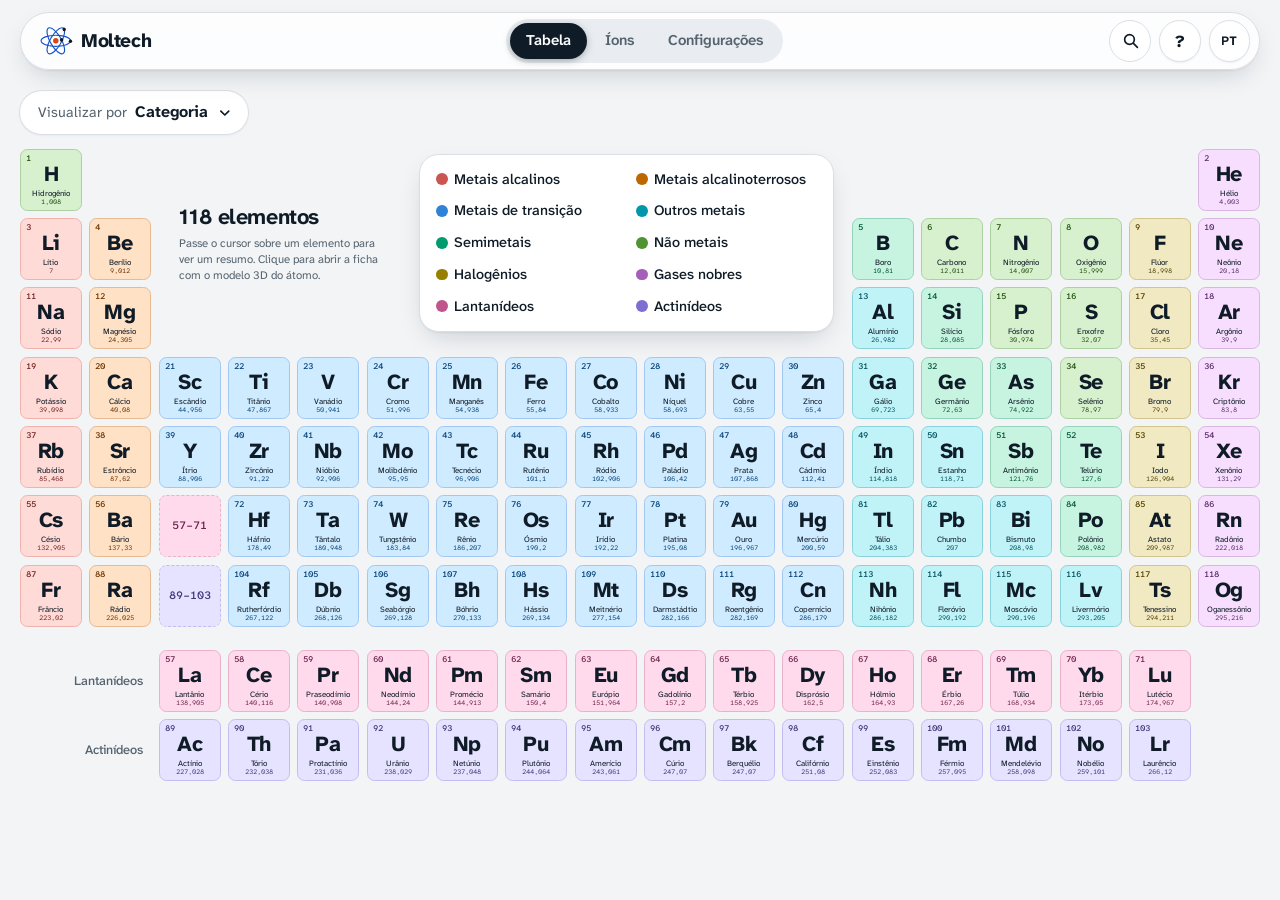
<file: docs/index.html>
<!DOCTYPE html>
<html lang="pt-BR" data-titulo-en="Moltech — Interactive periodic table">
<head>
    <meta charset="UTF-8">
    <meta name="viewport" content="width=device-width, initial-scale=1">
    <title>Moltech — Tabela periódica interativa</title>
    <meta name="description" content="Moltech: tabela periódica interativa com os 118 elementos, modelo 3D do átomo, orbitais e íons. Projeto acadêmico em Go.">
    
    <script>(function () {
        try {
            var r = document.documentElement;
            if (localStorage.getItem('moltech-idioma') === 'en') r.lang = 'en';
            var c = (JSON.parse(localStorage.getItem('moltech-config') || '{}').cartao) || {};
            if (c.cantos != null) r.style.setProperty('--cz-raio', c.cantos + '%');
            if (c.borda != null) r.style.setProperty('--cz-borda', c.borda + 'px');
            if (c.cor != null) r.style.setProperty('--cz-croma', c.cor / 100);
            if (c.simbolo != null) r.style.setProperty('--cz-simbolo', c.simbolo / 100);
            if (c.numero === false) r.dataset.semNumero = '';
            if (c.nome === false) r.dataset.semNome = '';
            if (c.massa === false) r.dataset.semMassa = '';
        } catch (e) { }
    })();</script>
    <link rel="icon" type="image/svg+xml" href="static/img/favicon.svg?v=8fe1d311">
    <link rel="preload" href="static/fonts/atkinson-next.woff2" as="font" type="font/woff2" crossorigin>
    <link rel="stylesheet" href="static/css/style.css?v=8fe1d311">
</head>
<body data-pagina="tabela">

<header class="topo">
    <a class="marca" href="index.html" aria-label="Moltech — tabela periódica" data-en-aria-label="Moltech — periodic table">
        
        <svg class="orbital" viewBox="-32 -32 64 64" aria-hidden="true">
            <g fill="none" stroke="currentColor" stroke-width="2.2">
                <ellipse rx="28" ry="10.5"/>
                <ellipse rx="28" ry="10.5" transform="rotate(60)"/>
                <ellipse rx="28" ry="10.5" transform="rotate(120)"/>
            </g>
            <circle class="orbital-nucleo" r="5.2"/>
            <g class="orbital-eletrons">
                <circle r="3.3"><animateMotion dur="2.8s" repeatCount="indefinite" path="M-28,0a28,10.5 0 1,0 56,0a28,10.5 0 1,0 -56,0"/></circle>
                <g transform="rotate(60)"><circle r="3.3"><animateMotion dur="3.6s" begin="-1.2s" repeatCount="indefinite" path="M-28,0a28,10.5 0 1,0 56,0a28,10.5 0 1,0 -56,0"/></circle></g>
                <g transform="rotate(120)"><circle r="3.3"><animateMotion dur="4.4s" begin="-2.9s" repeatCount="indefinite" path="M-28,0a28,10.5 0 1,0 56,0a28,10.5 0 1,0 -56,0"/></circle></g>
            </g>
        </svg>
        <span class="marca-nome">Moltech</span>
    </a>

    <nav class="pilula menu" aria-label="Páginas" data-en-aria-label="Pages">
        <a href="index.html" aria-current="page"><span class="pt">Tabela</span><span class="en" lang="en">Table</span></a>
        <a href="ions.html" ><span class="pt">Íons</span><span class="en" lang="en">Ions</span></a>
        <a href="configuracoes.html" ><span class="longo"><span class="pt">Configurações</span><span class="en" lang="en">Settings</span></span><span class="curto" aria-hidden="true"><span class="pt">Ajustes</span><span class="en" lang="en">Settings</span></span></a>
    </nav>

    <div class="topo-acoes">
        
        <div class="busca" id="busca-caixa">
            <svg viewBox="0 0 20 20" aria-hidden="true"><circle cx="8.5" cy="8.5" r="5.5"/><path d="m13 13 4.5 4.5"/></svg>
            <input type="search" id="busca" placeholder="Buscar elemento" data-en-placeholder="Search element" autocomplete="off" spellcheck="false"
                   aria-label="Buscar elemento por nome, símbolo ou número atômico" data-en-aria-label="Search element by name, symbol or atomic number" aria-controls="busca-resultados">
            <ul class="busca-resultados" id="busca-resultados" hidden></ul>
        </div>
        <button class="botao-redondo" id="abrir-ajuda" type="button" aria-label="Ajuda: o que é cada parte desta página" data-en-aria-label="Help: what each part of this page is" title="Ajuda" data-en-title="Help">?</button>
        
        <button class="botao-redondo idioma" id="idioma" type="button" aria-label="Mudar idioma para inglês" data-en-aria-label="Switch language to Portuguese" title="Idioma: português" data-en-title="Language: English">
            <span class="id-pt" aria-hidden="true">PT</span><span class="id-en" aria-hidden="true">EN</span>
        </button>
    </div>
</header>

<main>

<section class="pagina">
    <h1 class="so-leitor"><span class="pt">Tabela periódica dos elementos</span><span class="en" lang="en">Periodic table of the elements</span></h1>

    
    <div class="barra">
        <div class="visao">
            <button type="button" class="seletor" id="visao-botao" aria-haspopup="true" aria-expanded="false" aria-controls="visao-menu">
                <span class="seletor-pre"><span class="pt">Visualizar por</span><span class="en" lang="en">View by</span></span><strong id="visao-rotulo">Categoria</strong>
                <svg viewBox="0 0 20 20" aria-hidden="true"><path d="m5.5 8 4.5 4.5L14.5 8"/></svg>
            </button>
            <div class="visao-menu" id="visao-menu" hidden>
                <div>
                    <h2><span class="pt">Propriedade</span><span class="en" lang="en">Property</span></h2>
                    <button type="button" data-visao="fusao"><span class="pt">Ponto de fusão</span><span class="en" lang="en">Melting point</span> <small data-unidade="temp"></small></button>
                    <button type="button" data-visao="ebulicao"><span class="pt">Ponto de ebulição</span><span class="en" lang="en">Boiling point</span> <small data-unidade="temp"></small></button>
                    <button type="button" data-visao="densidade"><span class="pt">Densidade</span><span class="en" lang="en">Density</span> <small>g/cm³</small></button>
                    <button type="button" data-visao="eletronegatividade"><span class="pt">Eletronegatividade</span><span class="en" lang="en">Electronegativity</span></button>
                    <button type="button" data-visao="ionizacao"><span class="pt">1ª ionização</span><span class="en" lang="en">1st ionization</span> <small data-unidade="energia"></small></button>
                    <button type="button" data-visao="afinidade"><span class="pt">Afinidade eletrônica</span><span class="en" lang="en">Electron affinity</span> <small data-unidade="energia"></small></button>
                    <button type="button" data-visao="raio"><span class="pt">Raio atômico</span><span class="en" lang="en">Atomic radius</span> <small>pm</small></button>
                </div>
                <div>
                    <h2><span class="pt">Classificação</span><span class="en" lang="en">Classification</span></h2>
                    <button type="button" data-visao="categoria"><span class="pt">Categoria</span><span class="en" lang="en">Category</span></button>
                    <button type="button" data-visao="bloco"><span class="pt">Bloco</span><span class="en" lang="en">Block</span></button>
                    <button type="button" data-visao="metal"><span class="pt">Tipo de metal</span><span class="en" lang="en">Metal type</span></button>
                    <button type="button" data-visao="estado"><span class="pt">Estado físico</span><span class="en" lang="en">Physical state</span></button>
                </div>
            </div>
        </div>
        
        <div class="visao destaque" id="destaque">
            <button type="button" class="seletor" id="destaque-botao" aria-haspopup="true" aria-expanded="false" aria-controls="destaque-menu">
                <span class="seletor-pre"><span class="pt">Destacar</span><span class="en" lang="en">Highlight</span></span><strong id="destaque-rotulo">Todos</strong>
                <svg viewBox="0 0 20 20" aria-hidden="true"><path d="m5.5 8 4.5 4.5L14.5 8"/></svg>
            </button>
            <div class="visao-menu destaque-menu" id="destaque-menu" hidden></div>
        </div>
        <div class="escala-movel" id="escala-movel" hidden></div>
        <label class="faixa" id="faixa" hidden>
            <output id="faixa-valor"></output>
            <input type="range" id="faixa-controle" min="0" max="1000" value="0" aria-label="Valor de corte" data-en-aria-label="Cutoff value">
        </label>
        <button type="button" class="botao" id="visao-redefinir" hidden><svg viewBox="0 0 20 20" aria-hidden="true"><path d="M4 10a6 6 0 1 0 2-4.5M4 3.5v3h3"/></svg><span class="pt">Redefinir</span><span class="en" lang="en">Reset</span></button>
        <p class="barra-nota" id="resultado-busca" role="status"></p>
    </div>

    <div class="rolagem" tabindex="-1">
        <div class="grade" id="grade">
            
            <div class="painel">
                <div class="previa" id="previa" aria-live="polite">
                    <div class="previa-vazia">
                        <strong><span class="pt">118 elementos</span><span class="en" lang="en">118 elements</span></strong>
                        <span><span class="pt">Passe o cursor sobre um elemento para ver um resumo. Clique para abrir a ficha com o modelo 3D do átomo.</span><span class="en" lang="en">Hover over an element to see a summary. Click to open its card with the 3D model of the atom.</span></span>
                    </div>
                </div>
                <div class="legenda" id="legenda" aria-label="Legenda — passe o cursor para destacar" data-en-aria-label="Legend — hover to highlight">
                    <button type="button" class="chip-cat" data-chave="alcalino" data-cat="alcalino" data-en="Alkali metals" aria-pressed="false"><i></i>Metais alcalinos</button>
                    <button type="button" class="chip-cat" data-chave="alcalinoterroso" data-cat="alcalinoterroso" data-en="Alkaline earth metals" aria-pressed="false"><i></i>Metais alcalinoterrosos</button>
                    <button type="button" class="chip-cat" data-chave="transicao" data-cat="transicao" data-en="Transition metals" aria-pressed="false"><i></i>Metais de transição</button>
                    <button type="button" class="chip-cat" data-chave="pos-transicao" data-cat="pos-transicao" data-en="Other metals" aria-pressed="false"><i></i>Outros metais</button>
                    <button type="button" class="chip-cat" data-chave="semimetal" data-cat="semimetal" data-en="Metalloids" aria-pressed="false"><i></i>Semimetais</button>
                    <button type="button" class="chip-cat" data-chave="nao-metal" data-cat="nao-metal" data-en="Nonmetals" aria-pressed="false"><i></i>Não metais</button>
                    <button type="button" class="chip-cat" data-chave="halogenio" data-cat="halogenio" data-en="Halogens" aria-pressed="false"><i></i>Halogênios</button>
                    <button type="button" class="chip-cat" data-chave="gas-nobre" data-cat="gas-nobre" data-en="Noble gases" aria-pressed="false"><i></i>Gases nobres</button>
                    <button type="button" class="chip-cat" data-chave="lantanideo" data-cat="lantanideo" data-en="Lanthanides" aria-pressed="false"><i></i>Lantanídeos</button>
                    <button type="button" class="chip-cat" data-chave="actinideo" data-cat="actinideo" data-en="Actinides" aria-pressed="false"><i></i>Actinídeos</button>
                    
                </div>
            </div>

            <a class="el" href="#H" data-s="H" data-cat="nao-metal" style="grid-column:1;grid-row:1;animation-delay:28ms" aria-label="Hidrogênio, número atômico 1" data-en-aria-label="Hydrogen, atomic number 1"><span class="el-z">1</span><span class="el-s">H</span><span class="el-n" data-en="Hydrogen">Hidrogênio</span><span class="el-m">1,008</span></a>
            <a class="el" href="#He" data-s="He" data-cat="gas-nobre" style="grid-column:18;grid-row:1;animation-delay:266ms" aria-label="Hélio, número atômico 2" data-en-aria-label="Helium, atomic number 2"><span class="el-z">2</span><span class="el-s">He</span><span class="el-n" data-en="Helium">Hélio</span><span class="el-m">4,003</span></a>
            <a class="el" href="#Li" data-s="Li" data-cat="alcalino" style="grid-column:1;grid-row:2;animation-delay:42ms" aria-label="Lítio, número atômico 3" data-en-aria-label="Lithium, atomic number 3"><span class="el-z">3</span><span class="el-s">Li</span><span class="el-n" data-en="Lithium">Lítio</span><span class="el-m">7</span></a>
            <a class="el" href="#Be" data-s="Be" data-cat="alcalinoterroso" style="grid-column:2;grid-row:2;animation-delay:56ms" aria-label="Berílio, número atômico 4" data-en-aria-label="Beryllium, atomic number 4"><span class="el-z">4</span><span class="el-s">Be</span><span class="el-n" data-en="Beryllium">Berílio</span><span class="el-m">9,012</span></a>
            <a class="el" href="#B" data-s="B" data-cat="semimetal" style="grid-column:13;grid-row:2;animation-delay:210ms" aria-label="Boro, número atômico 5" data-en-aria-label="Boron, atomic number 5"><span class="el-z">5</span><span class="el-s">B</span><span class="el-n" data-en="Boron">Boro</span><span class="el-m">10,81</span></a>
            <a class="el" href="#C" data-s="C" data-cat="nao-metal" style="grid-column:14;grid-row:2;animation-delay:224ms" aria-label="Carbono, número atômico 6" data-en-aria-label="Carbon, atomic number 6"><span class="el-z">6</span><span class="el-s">C</span><span class="el-n" data-en="Carbon">Carbono</span><span class="el-m">12,011</span></a>
            <a class="el" href="#N" data-s="N" data-cat="nao-metal" style="grid-column:15;grid-row:2;animation-delay:238ms" aria-label="Nitrogênio, número atômico 7" data-en-aria-label="Nitrogen, atomic number 7"><span class="el-z">7</span><span class="el-s">N</span><span class="el-n" data-en="Nitrogen">Nitrogênio</span><span class="el-m">14,007</span></a>
            <a class="el" href="#O" data-s="O" data-cat="nao-metal" style="grid-column:16;grid-row:2;animation-delay:252ms" aria-label="Oxigênio, número atômico 8" data-en-aria-label="Oxygen, atomic number 8"><span class="el-z">8</span><span class="el-s">O</span><span class="el-n" data-en="Oxygen">Oxigênio</span><span class="el-m">15,999</span></a>
            <a class="el" href="#F" data-s="F" data-cat="halogenio" style="grid-column:17;grid-row:2;animation-delay:266ms" aria-label="Flúor, número atômico 9" data-en-aria-label="Fluorine, atomic number 9"><span class="el-z">9</span><span class="el-s">F</span><span class="el-n" data-en="Fluorine">Flúor</span><span class="el-m">18,998</span></a>
            <a class="el" href="#Ne" data-s="Ne" data-cat="gas-nobre" style="grid-column:18;grid-row:2;animation-delay:280ms" aria-label="Neônio, número atômico 10" data-en-aria-label="Neon, atomic number 10"><span class="el-z">10</span><span class="el-s">Ne</span><span class="el-n" data-en="Neon">Neônio</span><span class="el-m">20,18</span></a>
            <a class="el" href="#Na" data-s="Na" data-cat="alcalino" style="grid-column:1;grid-row:3;animation-delay:56ms" aria-label="Sódio, número atômico 11" data-en-aria-label="Sodium, atomic number 11"><span class="el-z">11</span><span class="el-s">Na</span><span class="el-n" data-en="Sodium">Sódio</span><span class="el-m">22,99</span></a>
            <a class="el" href="#Mg" data-s="Mg" data-cat="alcalinoterroso" style="grid-column:2;grid-row:3;animation-delay:70ms" aria-label="Magnésio, número atômico 12" data-en-aria-label="Magnesium, atomic number 12"><span class="el-z">12</span><span class="el-s">Mg</span><span class="el-n" data-en="Magnesium">Magnésio</span><span class="el-m">24,305</span></a>
            <a class="el" href="#Al" data-s="Al" data-cat="pos-transicao" style="grid-column:13;grid-row:3;animation-delay:224ms" aria-label="Alumínio, número atômico 13" data-en-aria-label="Aluminum, atomic number 13"><span class="el-z">13</span><span class="el-s">Al</span><span class="el-n" data-en="Aluminum">Alumínio</span><span class="el-m">26,982</span></a>
            <a class="el" href="#Si" data-s="Si" data-cat="semimetal" style="grid-column:14;grid-row:3;animation-delay:238ms" aria-label="Silício, número atômico 14" data-en-aria-label="Silicon, atomic number 14"><span class="el-z">14</span><span class="el-s">Si</span><span class="el-n" data-en="Silicon">Silício</span><span class="el-m">28,085</span></a>
            <a class="el" href="#P" data-s="P" data-cat="nao-metal" style="grid-column:15;grid-row:3;animation-delay:252ms" aria-label="Fósforo, número atômico 15" data-en-aria-label="Phosphorus, atomic number 15"><span class="el-z">15</span><span class="el-s">P</span><span class="el-n" data-en="Phosphorus">Fósforo</span><span class="el-m">30,974</span></a>
            <a class="el" href="#S" data-s="S" data-cat="nao-metal" style="grid-column:16;grid-row:3;animation-delay:266ms" aria-label="Enxofre, número atômico 16" data-en-aria-label="Sulfur, atomic number 16"><span class="el-z">16</span><span class="el-s">S</span><span class="el-n" data-en="Sulfur">Enxofre</span><span class="el-m">32,07</span></a>
            <a class="el" href="#Cl" data-s="Cl" data-cat="halogenio" style="grid-column:17;grid-row:3;animation-delay:280ms" aria-label="Cloro, número atômico 17" data-en-aria-label="Chlorine, atomic number 17"><span class="el-z">17</span><span class="el-s">Cl</span><span class="el-n" data-en="Chlorine">Cloro</span><span class="el-m">35,45</span></a>
            <a class="el" href="#Ar" data-s="Ar" data-cat="gas-nobre" style="grid-column:18;grid-row:3;animation-delay:294ms" aria-label="Argônio, número atômico 18" data-en-aria-label="Argon, atomic number 18"><span class="el-z">18</span><span class="el-s">Ar</span><span class="el-n" data-en="Argon">Argônio</span><span class="el-m">39,9</span></a>
            <a class="el" href="#K" data-s="K" data-cat="alcalino" style="grid-column:1;grid-row:4;animation-delay:70ms" aria-label="Potássio, número atômico 19" data-en-aria-label="Potassium, atomic number 19"><span class="el-z">19</span><span class="el-s">K</span><span class="el-n" data-en="Potassium">Potássio</span><span class="el-m">39,098</span></a>
            <a class="el" href="#Ca" data-s="Ca" data-cat="alcalinoterroso" style="grid-column:2;grid-row:4;animation-delay:84ms" aria-label="Cálcio, número atômico 20" data-en-aria-label="Calcium, atomic number 20"><span class="el-z">20</span><span class="el-s">Ca</span><span class="el-n" data-en="Calcium">Cálcio</span><span class="el-m">40,08</span></a>
            <a class="el" href="#Sc" data-s="Sc" data-cat="transicao" style="grid-column:3;grid-row:4;animation-delay:98ms" aria-label="Escândio, número atômico 21" data-en-aria-label="Scandium, atomic number 21"><span class="el-z">21</span><span class="el-s">Sc</span><span class="el-n" data-en="Scandium">Escândio</span><span class="el-m">44,956</span></a>
            <a class="el" href="#Ti" data-s="Ti" data-cat="transicao" style="grid-column:4;grid-row:4;animation-delay:112ms" aria-label="Titânio, número atômico 22" data-en-aria-label="Titanium, atomic number 22"><span class="el-z">22</span><span class="el-s">Ti</span><span class="el-n" data-en="Titanium">Titânio</span><span class="el-m">47,867</span></a>
            <a class="el" href="#V" data-s="V" data-cat="transicao" style="grid-column:5;grid-row:4;animation-delay:126ms" aria-label="Vanádio, número atômico 23" data-en-aria-label="Vanadium, atomic number 23"><span class="el-z">23</span><span class="el-s">V</span><span class="el-n" data-en="Vanadium">Vanádio</span><span class="el-m">50,941</span></a>
            <a class="el" href="#Cr" data-s="Cr" data-cat="transicao" style="grid-column:6;grid-row:4;animation-delay:140ms" aria-label="Cromo, número atômico 24" data-en-aria-label="Chromium, atomic number 24"><span class="el-z">24</span><span class="el-s">Cr</span><span class="el-n" data-en="Chromium">Cromo</span><span class="el-m">51,996</span></a>
            <a class="el" href="#Mn" data-s="Mn" data-cat="transicao" style="grid-column:7;grid-row:4;animation-delay:154ms" aria-label="Manganês, número atômico 25" data-en-aria-label="Manganese, atomic number 25"><span class="el-z">25</span><span class="el-s">Mn</span><span class="el-n" data-en="Manganese">Manganês</span><span class="el-m">54,938</span></a>
            <a class="el" href="#Fe" data-s="Fe" data-cat="transicao" style="grid-column:8;grid-row:4;animation-delay:168ms" aria-label="Ferro, número atômico 26" data-en-aria-label="Iron, atomic number 26"><span class="el-z">26</span><span class="el-s">Fe</span><span class="el-n" data-en="Iron">Ferro</span><span class="el-m">55,84</span></a>
            <a class="el" href="#Co" data-s="Co" data-cat="transicao" style="grid-column:9;grid-row:4;animation-delay:182ms" aria-label="Cobalto, número atômico 27" data-en-aria-label="Cobalt, atomic number 27"><span class="el-z">27</span><span class="el-s">Co</span><span class="el-n" data-en="Cobalt">Cobalto</span><span class="el-m">58,933</span></a>
            <a class="el" href="#Ni" data-s="Ni" data-cat="transicao" style="grid-column:10;grid-row:4;animation-delay:196ms" aria-label="Níquel, número atômico 28" data-en-aria-label="Nickel, atomic number 28"><span class="el-z">28</span><span class="el-s">Ni</span><span class="el-n" data-en="Nickel">Níquel</span><span class="el-m">58,693</span></a>
            <a class="el" href="#Cu" data-s="Cu" data-cat="transicao" style="grid-column:11;grid-row:4;animation-delay:210ms" aria-label="Cobre, número atômico 29" data-en-aria-label="Copper, atomic number 29"><span class="el-z">29</span><span class="el-s">Cu</span><span class="el-n" data-en="Copper">Cobre</span><span class="el-m">63,55</span></a>
            <a class="el" href="#Zn" data-s="Zn" data-cat="transicao" style="grid-column:12;grid-row:4;animation-delay:224ms" aria-label="Zinco, número atômico 30" data-en-aria-label="Zinc, atomic number 30"><span class="el-z">30</span><span class="el-s">Zn</span><span class="el-n" data-en="Zinc">Zinco</span><span class="el-m">65,4</span></a>
            <a class="el" href="#Ga" data-s="Ga" data-cat="pos-transicao" style="grid-column:13;grid-row:4;animation-delay:238ms" aria-label="Gálio, número atômico 31" data-en-aria-label="Gallium, atomic number 31"><span class="el-z">31</span><span class="el-s">Ga</span><span class="el-n" data-en="Gallium">Gálio</span><span class="el-m">69,723</span></a>
            <a class="el" href="#Ge" data-s="Ge" data-cat="semimetal" style="grid-column:14;grid-row:4;animation-delay:252ms" aria-label="Germânio, número atômico 32" data-en-aria-label="Germanium, atomic number 32"><span class="el-z">32</span><span class="el-s">Ge</span><span class="el-n" data-en="Germanium">Germânio</span><span class="el-m">72,63</span></a>
            <a class="el" href="#As" data-s="As" data-cat="semimetal" style="grid-column:15;grid-row:4;animation-delay:266ms" aria-label="Arsênio, número atômico 33" data-en-aria-label="Arsenic, atomic number 33"><span class="el-z">33</span><span class="el-s">As</span><span class="el-n" data-en="Arsenic">Arsênio</span><span class="el-m">74,922</span></a>
            <a class="el" href="#Se" data-s="Se" data-cat="nao-metal" style="grid-column:16;grid-row:4;animation-delay:280ms" aria-label="Selênio, número atômico 34" data-en-aria-label="Selenium, atomic number 34"><span class="el-z">34</span><span class="el-s">Se</span><span class="el-n" data-en="Selenium">Selênio</span><span class="el-m">78,97</span></a>
            <a class="el" href="#Br" data-s="Br" data-cat="halogenio" style="grid-column:17;grid-row:4;animation-delay:294ms" aria-label="Bromo, número atômico 35" data-en-aria-label="Bromine, atomic number 35"><span class="el-z">35</span><span class="el-s">Br</span><span class="el-n" data-en="Bromine">Bromo</span><span class="el-m">79,9</span></a>
            <a class="el" href="#Kr" data-s="Kr" data-cat="gas-nobre" style="grid-column:18;grid-row:4;animation-delay:308ms" aria-label="Criptônio, número atômico 36" data-en-aria-label="Krypton, atomic number 36"><span class="el-z">36</span><span class="el-s">Kr</span><span class="el-n" data-en="Krypton">Criptônio</span><span class="el-m">83,8</span></a>
            <a class="el" href="#Rb" data-s="Rb" data-cat="alcalino" style="grid-column:1;grid-row:5;animation-delay:84ms" aria-label="Rubídio, número atômico 37" data-en-aria-label="Rubidium, atomic number 37"><span class="el-z">37</span><span class="el-s">Rb</span><span class="el-n" data-en="Rubidium">Rubídio</span><span class="el-m">85,468</span></a>
            <a class="el" href="#Sr" data-s="Sr" data-cat="alcalinoterroso" style="grid-column:2;grid-row:5;animation-delay:98ms" aria-label="Estrôncio, número atômico 38" data-en-aria-label="Strontium, atomic number 38"><span class="el-z">38</span><span class="el-s">Sr</span><span class="el-n" data-en="Strontium">Estrôncio</span><span class="el-m">87,62</span></a>
            <a class="el" href="#Y" data-s="Y" data-cat="transicao" style="grid-column:3;grid-row:5;animation-delay:112ms" aria-label="Ítrio, número atômico 39" data-en-aria-label="Yttrium, atomic number 39"><span class="el-z">39</span><span class="el-s">Y</span><span class="el-n" data-en="Yttrium">Ítrio</span><span class="el-m">88,906</span></a>
            <a class="el" href="#Zr" data-s="Zr" data-cat="transicao" style="grid-column:4;grid-row:5;animation-delay:126ms" aria-label="Zircônio, número atômico 40" data-en-aria-label="Zirconium, atomic number 40"><span class="el-z">40</span><span class="el-s">Zr</span><span class="el-n" data-en="Zirconium">Zircônio</span><span class="el-m">91,22</span></a>
            <a class="el" href="#Nb" data-s="Nb" data-cat="transicao" style="grid-column:5;grid-row:5;animation-delay:140ms" aria-label="Nióbio, número atômico 41" data-en-aria-label="Niobium, atomic number 41"><span class="el-z">41</span><span class="el-s">Nb</span><span class="el-n" data-en="Niobium">Nióbio</span><span class="el-m">92,906</span></a>
            <a class="el" href="#Mo" data-s="Mo" data-cat="transicao" style="grid-column:6;grid-row:5;animation-delay:154ms" aria-label="Molibdênio, número atômico 42" data-en-aria-label="Molybdenum, atomic number 42"><span class="el-z">42</span><span class="el-s">Mo</span><span class="el-n" data-en="Molybdenum">Molibdênio</span><span class="el-m">95,95</span></a>
            <a class="el" href="#Tc" data-s="Tc" data-cat="transicao" style="grid-column:7;grid-row:5;animation-delay:168ms" aria-label="Tecnécio, número atômico 43" data-en-aria-label="Technetium, atomic number 43"><span class="el-z">43</span><span class="el-s">Tc</span><span class="el-n" data-en="Technetium">Tecnécio</span><span class="el-m">96,906</span></a>
            <a class="el" href="#Ru" data-s="Ru" data-cat="transicao" style="grid-column:8;grid-row:5;animation-delay:182ms" aria-label="Rutênio, número atômico 44" data-en-aria-label="Ruthenium, atomic number 44"><span class="el-z">44</span><span class="el-s">Ru</span><span class="el-n" data-en="Ruthenium">Rutênio</span><span class="el-m">101,1</span></a>
            <a class="el" href="#Rh" data-s="Rh" data-cat="transicao" style="grid-column:9;grid-row:5;animation-delay:196ms" aria-label="Ródio, número atômico 45" data-en-aria-label="Rhodium, atomic number 45"><span class="el-z">45</span><span class="el-s">Rh</span><span class="el-n" data-en="Rhodium">Ródio</span><span class="el-m">102,906</span></a>
            <a class="el" href="#Pd" data-s="Pd" data-cat="transicao" style="grid-column:10;grid-row:5;animation-delay:210ms" aria-label="Paládio, número atômico 46" data-en-aria-label="Palladium, atomic number 46"><span class="el-z">46</span><span class="el-s">Pd</span><span class="el-n" data-en="Palladium">Paládio</span><span class="el-m">106,42</span></a>
            <a class="el" href="#Ag" data-s="Ag" data-cat="transicao" style="grid-column:11;grid-row:5;animation-delay:224ms" aria-label="Prata, número atômico 47" data-en-aria-label="Silver, atomic number 47"><span class="el-z">47</span><span class="el-s">Ag</span><span class="el-n" data-en="Silver">Prata</span><span class="el-m">107,868</span></a>
            <a class="el" href="#Cd" data-s="Cd" data-cat="transicao" style="grid-column:12;grid-row:5;animation-delay:238ms" aria-label="Cádmio, número atômico 48" data-en-aria-label="Cadmium, atomic number 48"><span class="el-z">48</span><span class="el-s">Cd</span><span class="el-n" data-en="Cadmium">Cádmio</span><span class="el-m">112,41</span></a>
            <a class="el" href="#In" data-s="In" data-cat="pos-transicao" style="grid-column:13;grid-row:5;animation-delay:252ms" aria-label="Índio, número atômico 49" data-en-aria-label="Indium, atomic number 49"><span class="el-z">49</span><span class="el-s">In</span><span class="el-n" data-en="Indium">Índio</span><span class="el-m">114,818</span></a>
            <a class="el" href="#Sn" data-s="Sn" data-cat="pos-transicao" style="grid-column:14;grid-row:5;animation-delay:266ms" aria-label="Estanho, número atômico 50" data-en-aria-label="Tin, atomic number 50"><span class="el-z">50</span><span class="el-s">Sn</span><span class="el-n" data-en="Tin">Estanho</span><span class="el-m">118,71</span></a>
            <a class="el" href="#Sb" data-s="Sb" data-cat="semimetal" style="grid-column:15;grid-row:5;animation-delay:280ms" aria-label="Antimônio, número atômico 51" data-en-aria-label="Antimony, atomic number 51"><span class="el-z">51</span><span class="el-s">Sb</span><span class="el-n" data-en="Antimony">Antimônio</span><span class="el-m">121,76</span></a>
            <a class="el" href="#Te" data-s="Te" data-cat="semimetal" style="grid-column:16;grid-row:5;animation-delay:294ms" aria-label="Telúrio, número atômico 52" data-en-aria-label="Tellurium, atomic number 52"><span class="el-z">52</span><span class="el-s">Te</span><span class="el-n" data-en="Tellurium">Telúrio</span><span class="el-m">127,6</span></a>
            <a class="el" href="#I" data-s="I" data-cat="halogenio" style="grid-column:17;grid-row:5;animation-delay:308ms" aria-label="Iodo, número atômico 53" data-en-aria-label="Iodine, atomic number 53"><span class="el-z">53</span><span class="el-s">I</span><span class="el-n" data-en="Iodine">Iodo</span><span class="el-m">126,904</span></a>
            <a class="el" href="#Xe" data-s="Xe" data-cat="gas-nobre" style="grid-column:18;grid-row:5;animation-delay:322ms" aria-label="Xenônio, número atômico 54" data-en-aria-label="Xenon, atomic number 54"><span class="el-z">54</span><span class="el-s">Xe</span><span class="el-n" data-en="Xenon">Xenônio</span><span class="el-m">131,29</span></a>
            <a class="el" href="#Cs" data-s="Cs" data-cat="alcalino" style="grid-column:1;grid-row:6;animation-delay:98ms" aria-label="Césio, número atômico 55" data-en-aria-label="Cesium, atomic number 55"><span class="el-z">55</span><span class="el-s">Cs</span><span class="el-n" data-en="Cesium">Césio</span><span class="el-m">132,905</span></a>
            <a class="el" href="#Ba" data-s="Ba" data-cat="alcalinoterroso" style="grid-column:2;grid-row:6;animation-delay:112ms" aria-label="Bário, número atômico 56" data-en-aria-label="Barium, atomic number 56"><span class="el-z">56</span><span class="el-s">Ba</span><span class="el-n" data-en="Barium">Bário</span><span class="el-m">137,33</span></a>
            <a class="el" href="#La" data-s="La" data-cat="lantanideo" style="grid-column:3;grid-row:9;animation-delay:168ms" aria-label="Lantânio, número atômico 57" data-en-aria-label="Lanthanum, atomic number 57"><span class="el-z">57</span><span class="el-s">La</span><span class="el-n" data-en="Lanthanum">Lantânio</span><span class="el-m">138,905</span></a>
            <a class="el" href="#Ce" data-s="Ce" data-cat="lantanideo" style="grid-column:4;grid-row:9;animation-delay:182ms" aria-label="Cério, número atômico 58" data-en-aria-label="Cerium, atomic number 58"><span class="el-z">58</span><span class="el-s">Ce</span><span class="el-n" data-en="Cerium">Cério</span><span class="el-m">140,116</span></a>
            <a class="el" href="#Pr" data-s="Pr" data-cat="lantanideo" style="grid-column:5;grid-row:9;animation-delay:196ms" aria-label="Praseodímio, número atômico 59" data-en-aria-label="Praseodymium, atomic number 59"><span class="el-z">59</span><span class="el-s">Pr</span><span class="el-n" data-en="Praseodymium">Praseodímio</span><span class="el-m">140,908</span></a>
            <a class="el" href="#Nd" data-s="Nd" data-cat="lantanideo" style="grid-column:6;grid-row:9;animation-delay:210ms" aria-label="Neodímio, número atômico 60" data-en-aria-label="Neodymium, atomic number 60"><span class="el-z">60</span><span class="el-s">Nd</span><span class="el-n" data-en="Neodymium">Neodímio</span><span class="el-m">144,24</span></a>
            <a class="el" href="#Pm" data-s="Pm" data-cat="lantanideo" style="grid-column:7;grid-row:9;animation-delay:224ms" aria-label="Promécio, número atômico 61" data-en-aria-label="Promethium, atomic number 61"><span class="el-z">61</span><span class="el-s">Pm</span><span class="el-n" data-en="Promethium">Promécio</span><span class="el-m">144,913</span></a>
            <a class="el" href="#Sm" data-s="Sm" data-cat="lantanideo" style="grid-column:8;grid-row:9;animation-delay:238ms" aria-label="Samário, número atômico 62" data-en-aria-label="Samarium, atomic number 62"><span class="el-z">62</span><span class="el-s">Sm</span><span class="el-n" data-en="Samarium">Samário</span><span class="el-m">150,4</span></a>
            <a class="el" href="#Eu" data-s="Eu" data-cat="lantanideo" style="grid-column:9;grid-row:9;animation-delay:252ms" aria-label="Európio, número atômico 63" data-en-aria-label="Europium, atomic number 63"><span class="el-z">63</span><span class="el-s">Eu</span><span class="el-n" data-en="Europium">Európio</span><span class="el-m">151,964</span></a>
            <a class="el" href="#Gd" data-s="Gd" data-cat="lantanideo" style="grid-column:10;grid-row:9;animation-delay:266ms" aria-label="Gadolínio, número atômico 64" data-en-aria-label="Gadolinium, atomic number 64"><span class="el-z">64</span><span class="el-s">Gd</span><span class="el-n" data-en="Gadolinium">Gadolínio</span><span class="el-m">157,2</span></a>
            <a class="el" href="#Tb" data-s="Tb" data-cat="lantanideo" style="grid-column:11;grid-row:9;animation-delay:280ms" aria-label="Térbio, número atômico 65" data-en-aria-label="Terbium, atomic number 65"><span class="el-z">65</span><span class="el-s">Tb</span><span class="el-n" data-en="Terbium">Térbio</span><span class="el-m">158,925</span></a>
            <a class="el" href="#Dy" data-s="Dy" data-cat="lantanideo" style="grid-column:12;grid-row:9;animation-delay:294ms" aria-label="Disprósio, número atômico 66" data-en-aria-label="Dysprosium, atomic number 66"><span class="el-z">66</span><span class="el-s">Dy</span><span class="el-n" data-en="Dysprosium">Disprósio</span><span class="el-m">162,5</span></a>
            <a class="el" href="#Ho" data-s="Ho" data-cat="lantanideo" style="grid-column:13;grid-row:9;animation-delay:308ms" aria-label="Hólmio, número atômico 67" data-en-aria-label="Holmium, atomic number 67"><span class="el-z">67</span><span class="el-s">Ho</span><span class="el-n" data-en="Holmium">Hólmio</span><span class="el-m">164,93</span></a>
            <a class="el" href="#Er" data-s="Er" data-cat="lantanideo" style="grid-column:14;grid-row:9;animation-delay:322ms" aria-label="Érbio, número atômico 68" data-en-aria-label="Erbium, atomic number 68"><span class="el-z">68</span><span class="el-s">Er</span><span class="el-n" data-en="Erbium">Érbio</span><span class="el-m">167,26</span></a>
            <a class="el" href="#Tm" data-s="Tm" data-cat="lantanideo" style="grid-column:15;grid-row:9;animation-delay:336ms" aria-label="Túlio, número atômico 69" data-en-aria-label="Thulium, atomic number 69"><span class="el-z">69</span><span class="el-s">Tm</span><span class="el-n" data-en="Thulium">Túlio</span><span class="el-m">168,934</span></a>
            <a class="el" href="#Yb" data-s="Yb" data-cat="lantanideo" style="grid-column:16;grid-row:9;animation-delay:350ms" aria-label="Itérbio, número atômico 70" data-en-aria-label="Ytterbium, atomic number 70"><span class="el-z">70</span><span class="el-s">Yb</span><span class="el-n" data-en="Ytterbium">Itérbio</span><span class="el-m">173,05</span></a>
            <a class="el" href="#Lu" data-s="Lu" data-cat="lantanideo" style="grid-column:17;grid-row:9;animation-delay:364ms" aria-label="Lutécio, número atômico 71" data-en-aria-label="Lutetium, atomic number 71"><span class="el-z">71</span><span class="el-s">Lu</span><span class="el-n" data-en="Lutetium">Lutécio</span><span class="el-m">174,967</span></a>
            <a class="el" href="#Hf" data-s="Hf" data-cat="transicao" style="grid-column:4;grid-row:6;animation-delay:140ms" aria-label="Háfnio, número atômico 72" data-en-aria-label="Hafnium, atomic number 72"><span class="el-z">72</span><span class="el-s">Hf</span><span class="el-n" data-en="Hafnium">Háfnio</span><span class="el-m">178,49</span></a>
            <a class="el" href="#Ta" data-s="Ta" data-cat="transicao" style="grid-column:5;grid-row:6;animation-delay:154ms" aria-label="Tântalo, número atômico 73" data-en-aria-label="Tantalum, atomic number 73"><span class="el-z">73</span><span class="el-s">Ta</span><span class="el-n" data-en="Tantalum">Tântalo</span><span class="el-m">180,948</span></a>
            <a class="el" href="#W" data-s="W" data-cat="transicao" style="grid-column:6;grid-row:6;animation-delay:168ms" aria-label="Tungstênio, número atômico 74" data-en-aria-label="Tungsten, atomic number 74"><span class="el-z">74</span><span class="el-s">W</span><span class="el-n" data-en="Tungsten">Tungstênio</span><span class="el-m">183,84</span></a>
            <a class="el" href="#Re" data-s="Re" data-cat="transicao" style="grid-column:7;grid-row:6;animation-delay:182ms" aria-label="Rênio, número atômico 75" data-en-aria-label="Rhenium, atomic number 75"><span class="el-z">75</span><span class="el-s">Re</span><span class="el-n" data-en="Rhenium">Rênio</span><span class="el-m">186,207</span></a>
            <a class="el" href="#Os" data-s="Os" data-cat="transicao" style="grid-column:8;grid-row:6;animation-delay:196ms" aria-label="Ósmio, número atômico 76" data-en-aria-label="Osmium, atomic number 76"><span class="el-z">76</span><span class="el-s">Os</span><span class="el-n" data-en="Osmium">Ósmio</span><span class="el-m">190,2</span></a>
            <a class="el" href="#Ir" data-s="Ir" data-cat="transicao" style="grid-column:9;grid-row:6;animation-delay:210ms" aria-label="Irídio, número atômico 77" data-en-aria-label="Iridium, atomic number 77"><span class="el-z">77</span><span class="el-s">Ir</span><span class="el-n" data-en="Iridium">Irídio</span><span class="el-m">192,22</span></a>
            <a class="el" href="#Pt" data-s="Pt" data-cat="transicao" style="grid-column:10;grid-row:6;animation-delay:224ms" aria-label="Platina, número atômico 78" data-en-aria-label="Platinum, atomic number 78"><span class="el-z">78</span><span class="el-s">Pt</span><span class="el-n" data-en="Platinum">Platina</span><span class="el-m">195,08</span></a>
            <a class="el" href="#Au" data-s="Au" data-cat="transicao" style="grid-column:11;grid-row:6;animation-delay:238ms" aria-label="Ouro, número atômico 79" data-en-aria-label="Gold, atomic number 79"><span class="el-z">79</span><span class="el-s">Au</span><span class="el-n" data-en="Gold">Ouro</span><span class="el-m">196,967</span></a>
            <a class="el" href="#Hg" data-s="Hg" data-cat="transicao" style="grid-column:12;grid-row:6;animation-delay:252ms" aria-label="Mercúrio, número atômico 80" data-en-aria-label="Mercury, atomic number 80"><span class="el-z">80</span><span class="el-s">Hg</span><span class="el-n" data-en="Mercury">Mercúrio</span><span class="el-m">200,59</span></a>
            <a class="el" href="#Tl" data-s="Tl" data-cat="pos-transicao" style="grid-column:13;grid-row:6;animation-delay:266ms" aria-label="Tálio, número atômico 81" data-en-aria-label="Thallium, atomic number 81"><span class="el-z">81</span><span class="el-s">Tl</span><span class="el-n" data-en="Thallium">Tálio</span><span class="el-m">204,383</span></a>
            <a class="el" href="#Pb" data-s="Pb" data-cat="pos-transicao" style="grid-column:14;grid-row:6;animation-delay:280ms" aria-label="Chumbo, número atômico 82" data-en-aria-label="Lead, atomic number 82"><span class="el-z">82</span><span class="el-s">Pb</span><span class="el-n" data-en="Lead">Chumbo</span><span class="el-m">207</span></a>
            <a class="el" href="#Bi" data-s="Bi" data-cat="pos-transicao" style="grid-column:15;grid-row:6;animation-delay:294ms" aria-label="Bismuto, número atômico 83" data-en-aria-label="Bismuth, atomic number 83"><span class="el-z">83</span><span class="el-s">Bi</span><span class="el-n" data-en="Bismuth">Bismuto</span><span class="el-m">208,98</span></a>
            <a class="el" href="#Po" data-s="Po" data-cat="semimetal" style="grid-column:16;grid-row:6;animation-delay:308ms" aria-label="Polônio, número atômico 84" data-en-aria-label="Polonium, atomic number 84"><span class="el-z">84</span><span class="el-s">Po</span><span class="el-n" data-en="Polonium">Polônio</span><span class="el-m">208,982</span></a>
            <a class="el" href="#At" data-s="At" data-cat="halogenio" style="grid-column:17;grid-row:6;animation-delay:322ms" aria-label="Astato, número atômico 85" data-en-aria-label="Astatine, atomic number 85"><span class="el-z">85</span><span class="el-s">At</span><span class="el-n" data-en="Astatine">Astato</span><span class="el-m">209,987</span></a>
            <a class="el" href="#Rn" data-s="Rn" data-cat="gas-nobre" style="grid-column:18;grid-row:6;animation-delay:336ms" aria-label="Radônio, número atômico 86" data-en-aria-label="Radon, atomic number 86"><span class="el-z">86</span><span class="el-s">Rn</span><span class="el-n" data-en="Radon">Radônio</span><span class="el-m">222,018</span></a>
            <a class="el" href="#Fr" data-s="Fr" data-cat="alcalino" style="grid-column:1;grid-row:7;animation-delay:112ms" aria-label="Frâncio, número atômico 87" data-en-aria-label="Francium, atomic number 87"><span class="el-z">87</span><span class="el-s">Fr</span><span class="el-n" data-en="Francium">Frâncio</span><span class="el-m">223,02</span></a>
            <a class="el" href="#Ra" data-s="Ra" data-cat="alcalinoterroso" style="grid-column:2;grid-row:7;animation-delay:126ms" aria-label="Rádio, número atômico 88" data-en-aria-label="Radium, atomic number 88"><span class="el-z">88</span><span class="el-s">Ra</span><span class="el-n" data-en="Radium">Rádio</span><span class="el-m">226,025</span></a>
            <a class="el" href="#Ac" data-s="Ac" data-cat="actinideo" style="grid-column:3;grid-row:10;animation-delay:182ms" aria-label="Actínio, número atômico 89" data-en-aria-label="Actinium, atomic number 89"><span class="el-z">89</span><span class="el-s">Ac</span><span class="el-n" data-en="Actinium">Actínio</span><span class="el-m">227,028</span></a>
            <a class="el" href="#Th" data-s="Th" data-cat="actinideo" style="grid-column:4;grid-row:10;animation-delay:196ms" aria-label="Tório, número atômico 90" data-en-aria-label="Thorium, atomic number 90"><span class="el-z">90</span><span class="el-s">Th</span><span class="el-n" data-en="Thorium">Tório</span><span class="el-m">232,038</span></a>
            <a class="el" href="#Pa" data-s="Pa" data-cat="actinideo" style="grid-column:5;grid-row:10;animation-delay:210ms" aria-label="Protactínio, número atômico 91" data-en-aria-label="Protactinium, atomic number 91"><span class="el-z">91</span><span class="el-s">Pa</span><span class="el-n" data-en="Protactinium">Protactínio</span><span class="el-m">231,036</span></a>
            <a class="el" href="#U" data-s="U" data-cat="actinideo" style="grid-column:6;grid-row:10;animation-delay:224ms" aria-label="Urânio, número atômico 92" data-en-aria-label="Uranium, atomic number 92"><span class="el-z">92</span><span class="el-s">U</span><span class="el-n" data-en="Uranium">Urânio</span><span class="el-m">238,029</span></a>
            <a class="el" href="#Np" data-s="Np" data-cat="actinideo" style="grid-column:7;grid-row:10;animation-delay:238ms" aria-label="Netúnio, número atômico 93" data-en-aria-label="Neptunium, atomic number 93"><span class="el-z">93</span><span class="el-s">Np</span><span class="el-n" data-en="Neptunium">Netúnio</span><span class="el-m">237,048</span></a>
            <a class="el" href="#Pu" data-s="Pu" data-cat="actinideo" style="grid-column:8;grid-row:10;animation-delay:252ms" aria-label="Plutônio, número atômico 94" data-en-aria-label="Plutonium, atomic number 94"><span class="el-z">94</span><span class="el-s">Pu</span><span class="el-n" data-en="Plutonium">Plutônio</span><span class="el-m">244,064</span></a>
            <a class="el" href="#Am" data-s="Am" data-cat="actinideo" style="grid-column:9;grid-row:10;animation-delay:266ms" aria-label="Amerício, número atômico 95" data-en-aria-label="Americium, atomic number 95"><span class="el-z">95</span><span class="el-s">Am</span><span class="el-n" data-en="Americium">Amerício</span><span class="el-m">243,061</span></a>
            <a class="el" href="#Cm" data-s="Cm" data-cat="actinideo" style="grid-column:10;grid-row:10;animation-delay:280ms" aria-label="Cúrio, número atômico 96" data-en-aria-label="Curium, atomic number 96"><span class="el-z">96</span><span class="el-s">Cm</span><span class="el-n" data-en="Curium">Cúrio</span><span class="el-m">247,07</span></a>
            <a class="el" href="#Bk" data-s="Bk" data-cat="actinideo" style="grid-column:11;grid-row:10;animation-delay:294ms" aria-label="Berquélio, número atômico 97" data-en-aria-label="Berkelium, atomic number 97"><span class="el-z">97</span><span class="el-s">Bk</span><span class="el-n" data-en="Berkelium">Berquélio</span><span class="el-m">247,07</span></a>
            <a class="el" href="#Cf" data-s="Cf" data-cat="actinideo" style="grid-column:12;grid-row:10;animation-delay:308ms" aria-label="Califórnio, número atômico 98" data-en-aria-label="Californium, atomic number 98"><span class="el-z">98</span><span class="el-s">Cf</span><span class="el-n" data-en="Californium">Califórnio</span><span class="el-m">251,08</span></a>
            <a class="el" href="#Es" data-s="Es" data-cat="actinideo" style="grid-column:13;grid-row:10;animation-delay:322ms" aria-label="Einstênio, número atômico 99" data-en-aria-label="Einsteinium, atomic number 99"><span class="el-z">99</span><span class="el-s">Es</span><span class="el-n" data-en="Einsteinium">Einstênio</span><span class="el-m">252,083</span></a>
            <a class="el" href="#Fm" data-s="Fm" data-cat="actinideo" style="grid-column:14;grid-row:10;animation-delay:336ms" aria-label="Férmio, número atômico 100" data-en-aria-label="Fermium, atomic number 100"><span class="el-z">100</span><span class="el-s">Fm</span><span class="el-n" data-en="Fermium">Férmio</span><span class="el-m">257,095</span></a>
            <a class="el" href="#Md" data-s="Md" data-cat="actinideo" style="grid-column:15;grid-row:10;animation-delay:350ms" aria-label="Mendelévio, número atômico 101" data-en-aria-label="Mendelevium, atomic number 101"><span class="el-z">101</span><span class="el-s">Md</span><span class="el-n" data-en="Mendelevium">Mendelévio</span><span class="el-m">258,098</span></a>
            <a class="el" href="#No" data-s="No" data-cat="actinideo" style="grid-column:16;grid-row:10;animation-delay:364ms" aria-label="Nobélio, número atômico 102" data-en-aria-label="Nobelium, atomic number 102"><span class="el-z">102</span><span class="el-s">No</span><span class="el-n" data-en="Nobelium">Nobélio</span><span class="el-m">259,101</span></a>
            <a class="el" href="#Lr" data-s="Lr" data-cat="actinideo" style="grid-column:17;grid-row:10;animation-delay:378ms" aria-label="Laurêncio, número atômico 103" data-en-aria-label="Lawrencium, atomic number 103"><span class="el-z">103</span><span class="el-s">Lr</span><span class="el-n" data-en="Lawrencium">Laurêncio</span><span class="el-m">266,12</span></a>
            <a class="el" href="#Rf" data-s="Rf" data-cat="transicao" style="grid-column:4;grid-row:7;animation-delay:154ms" aria-label="Rutherfórdio, número atômico 104" data-en-aria-label="Rutherfordium, atomic number 104"><span class="el-z">104</span><span class="el-s">Rf</span><span class="el-n" data-en="Rutherfordium">Rutherfórdio</span><span class="el-m">267,122</span></a>
            <a class="el" href="#Db" data-s="Db" data-cat="transicao" style="grid-column:5;grid-row:7;animation-delay:168ms" aria-label="Dúbnio, número atômico 105" data-en-aria-label="Dubnium, atomic number 105"><span class="el-z">105</span><span class="el-s">Db</span><span class="el-n" data-en="Dubnium">Dúbnio</span><span class="el-m">268,126</span></a>
            <a class="el" href="#Sg" data-s="Sg" data-cat="transicao" style="grid-column:6;grid-row:7;animation-delay:182ms" aria-label="Seabórgio, número atômico 106" data-en-aria-label="Seaborgium, atomic number 106"><span class="el-z">106</span><span class="el-s">Sg</span><span class="el-n" data-en="Seaborgium">Seabórgio</span><span class="el-m">269,128</span></a>
            <a class="el" href="#Bh" data-s="Bh" data-cat="transicao" style="grid-column:7;grid-row:7;animation-delay:196ms" aria-label="Bóhrio, número atômico 107" data-en-aria-label="Bohrium, atomic number 107"><span class="el-z">107</span><span class="el-s">Bh</span><span class="el-n" data-en="Bohrium">Bóhrio</span><span class="el-m">270,133</span></a>
            <a class="el" href="#Hs" data-s="Hs" data-cat="transicao" style="grid-column:8;grid-row:7;animation-delay:210ms" aria-label="Hássio, número atômico 108" data-en-aria-label="Hassium, atomic number 108"><span class="el-z">108</span><span class="el-s">Hs</span><span class="el-n" data-en="Hassium">Hássio</span><span class="el-m">269,134</span></a>
            <a class="el" href="#Mt" data-s="Mt" data-cat="transicao" style="grid-column:9;grid-row:7;animation-delay:224ms" aria-label="Meitnério, número atômico 109" data-en-aria-label="Meitnerium, atomic number 109"><span class="el-z">109</span><span class="el-s">Mt</span><span class="el-n" data-en="Meitnerium">Meitnério</span><span class="el-m">277,154</span></a>
            <a class="el" href="#Ds" data-s="Ds" data-cat="transicao" style="grid-column:10;grid-row:7;animation-delay:238ms" aria-label="Darmstádtio, número atômico 110" data-en-aria-label="Darmstadtium, atomic number 110"><span class="el-z">110</span><span class="el-s">Ds</span><span class="el-n" data-en="Darmstadtium">Darmstádtio</span><span class="el-m">282,166</span></a>
            <a class="el" href="#Rg" data-s="Rg" data-cat="transicao" style="grid-column:11;grid-row:7;animation-delay:252ms" aria-label="Roentgênio, número atômico 111" data-en-aria-label="Roentgenium, atomic number 111"><span class="el-z">111</span><span class="el-s">Rg</span><span class="el-n" data-en="Roentgenium">Roentgênio</span><span class="el-m">282,169</span></a>
            <a class="el" href="#Cn" data-s="Cn" data-cat="transicao" style="grid-column:12;grid-row:7;animation-delay:266ms" aria-label="Copernício, número atômico 112" data-en-aria-label="Copernicium, atomic number 112"><span class="el-z">112</span><span class="el-s">Cn</span><span class="el-n" data-en="Copernicium">Copernício</span><span class="el-m">286,179</span></a>
            <a class="el" href="#Nh" data-s="Nh" data-cat="pos-transicao" style="grid-column:13;grid-row:7;animation-delay:280ms" aria-label="Nihônio, número atômico 113" data-en-aria-label="Nihonium, atomic number 113"><span class="el-z">113</span><span class="el-s">Nh</span><span class="el-n" data-en="Nihonium">Nihônio</span><span class="el-m">286,182</span></a>
            <a class="el" href="#Fl" data-s="Fl" data-cat="pos-transicao" style="grid-column:14;grid-row:7;animation-delay:294ms" aria-label="Fleróvio, número atômico 114" data-en-aria-label="Flerovium, atomic number 114"><span class="el-z">114</span><span class="el-s">Fl</span><span class="el-n" data-en="Flerovium">Fleróvio</span><span class="el-m">290,192</span></a>
            <a class="el" href="#Mc" data-s="Mc" data-cat="pos-transicao" style="grid-column:15;grid-row:7;animation-delay:308ms" aria-label="Moscóvio, número atômico 115" data-en-aria-label="Moscovium, atomic number 115"><span class="el-z">115</span><span class="el-s">Mc</span><span class="el-n" data-en="Moscovium">Moscóvio</span><span class="el-m">290,196</span></a>
            <a class="el" href="#Lv" data-s="Lv" data-cat="pos-transicao" style="grid-column:16;grid-row:7;animation-delay:322ms" aria-label="Livermório, número atômico 116" data-en-aria-label="Livermorium, atomic number 116"><span class="el-z">116</span><span class="el-s">Lv</span><span class="el-n" data-en="Livermorium">Livermório</span><span class="el-m">293,205</span></a>
            <a class="el" href="#Ts" data-s="Ts" data-cat="halogenio" style="grid-column:17;grid-row:7;animation-delay:336ms" aria-label="Tenessino, número atômico 117" data-en-aria-label="Tennessine, atomic number 117"><span class="el-z">117</span><span class="el-s">Ts</span><span class="el-n" data-en="Tennessine">Tenessino</span><span class="el-m">294,211</span></a>
            <a class="el" href="#Og" data-s="Og" data-cat="gas-nobre" style="grid-column:18;grid-row:7;animation-delay:350ms" aria-label="Oganessônio, número atômico 118" data-en-aria-label="Oganesson, atomic number 118"><span class="el-z">118</span><span class="el-s">Og</span><span class="el-n" data-en="Oganesson">Oganessônio</span><span class="el-m">295,216</span></a>
            

            <span class="el el-faixa" data-cat="lantanideo" style="grid-column:3;grid-row:6" aria-hidden="true"><span class="el-s">57–71</span></span>
            <span class="el el-faixa" data-cat="actinideo" style="grid-column:3;grid-row:7" aria-hidden="true"><span class="el-s">89–103</span></span>
            <span class="rotulo-serie" style="grid-column:1/3;grid-row:9"><span class="pt">Lantanídeos</span><span class="en" lang="en">Lanthanides</span></span>
            <span class="rotulo-serie" style="grid-column:1/3;grid-row:10"><span class="pt">Actinídeos</span><span class="en" lang="en">Actinides</span></span>
        </div>
    </div>
</section>



<dialog class="ficha" id="ficha" aria-labelledby="ficha-nome" tabindex="-1">
    <div class="ficha-info">
        <header class="ficha-topo">
            <div class="ficha-numeros"><span id="ficha-a" title="Número de massa (A)" data-en-title="Mass number (A)"></span><span id="ficha-z" title="Número atômico (Z)" data-en-title="Atomic number (Z)"></span></div>
            <b class="ficha-simbolo" id="ficha-simbolo"></b>
            <div class="ficha-titulo"><h2 id="ficha-nome"></h2><p id="ficha-sub"></p></div>
        </header>

        <div class="pilula abas" role="tablist" aria-label="Informações do elemento" data-en-aria-label="Element information">
            <button type="button" role="tab" class="aba" id="aba-estrutura" aria-controls="p-estrutura" aria-selected="true"><span class="pt">Estrutura</span><span class="en" lang="en">Structure</span></button>
            <button type="button" role="tab" class="aba" id="aba-orbitais" aria-controls="p-orbitais" aria-selected="false" tabindex="-1"><span class="pt">Orbitais</span><span class="en" lang="en">Orbitals</span></button>
            <button type="button" role="tab" class="aba" id="aba-ions" aria-controls="p-ions" aria-selected="false" tabindex="-1"><span class="pt">Íons</span><span class="en" lang="en">Ions</span></button>
            <button type="button" role="tab" class="aba" id="aba-propriedades" aria-controls="p-propriedades" aria-selected="false" tabindex="-1"><span class="pt">Propriedades</span><span class="en" lang="en">Properties</span></button>
        </div>

        <div class="paineis">
            <div class="painel-aba" role="tabpanel" id="p-estrutura" aria-labelledby="aba-estrutura"></div>
            <div class="painel-aba" role="tabpanel" id="p-orbitais" aria-labelledby="aba-orbitais" hidden></div>
            <div class="painel-aba" role="tabpanel" id="p-ions" aria-labelledby="aba-ions" hidden></div>
            <div class="painel-aba" role="tabpanel" id="p-propriedades" aria-labelledby="aba-propriedades" hidden></div>
        </div>

        <footer class="ficha-rodape">
            <button type="button" class="botao" id="anterior" title="Elemento anterior (←)" data-en-title="Previous element (←)"><svg viewBox="0 0 20 20" aria-hidden="true"><path d="M12.5 4.5 7 10l5.5 5.5"/></svg><span></span></button>
            <button type="button" class="botao" id="proximo" title="Próximo elemento (→)" data-en-title="Next element (→)"><span></span><svg viewBox="0 0 20 20" aria-hidden="true"><path d="M7.5 4.5 13 10l-5.5 5.5"/></svg></button>
        </footer>
    </div>

    <div class="ficha-palco">
        <canvas id="palco" role="img" aria-label="Modelo 3D do átomo. Arraste para girar." data-en-aria-label="3D model of the atom. Drag to rotate."></canvas>
        <span class="palco-rotulo" id="palco-rotulo"></span>
        <button type="button" class="botao-redondo palco-fechar" id="fechar" aria-label="Fechar" data-en-aria-label="Close" title="Fechar (Esc)" data-en-title="Close (Esc)"><svg viewBox="0 0 20 20" aria-hidden="true"><path d="m5 5 10 10M15 5 5 15"/></svg></button>
        <div class="palco-controles">
            <button type="button" class="botao-redondo" id="pausa" aria-label="Pausar animação" aria-pressed="false"></button>
            <button type="button" class="botao-redondo" id="vista" aria-label="Voltar à posição inicial" data-en-aria-label="Reset view" title="Voltar à posição inicial" data-en-title="Reset view"><svg viewBox="0 0 20 20" aria-hidden="true"><path d="M4 10a6 6 0 1 0 2-4.5M4 3.5v3h3"/></svg></button>
            <button type="button" class="botao-redondo" id="subcamadas" aria-label="Mostrar subcamadas (s, p, d, f)" data-en-aria-label="Show subshells (s, p, d, f)" aria-pressed="false" title="Subcamadas: agrupa os elétrons de cada camada em s, p, d e f" data-en-title="Subshells: groups each shell&#39;s electrons into s, p, d and f"><svg viewBox="0 0 20 20" aria-hidden="true"><path d="m10 3 7 3.5-7 3.5-7-3.5ZM3.5 10 10 13.3l6.5-3.3M3.5 13.4 10 16.7l6.5-3.3"/></svg></button>
        </div>
        <div class="palco-legenda" id="palco-legenda" hidden>
            <span><i style="background:#E5484D"></i>s</span><span><i style="background:#2563EB"></i>p</span><span><i style="background:#E0A100"></i>d</span><span><i style="background:#0E9F6E"></i>f</span>
        </div>
        <div class="pilula palco-orbitais" id="palco-orbitais" hidden></div>
        <button type="button" class="botao-redondo palco-interrogacao" id="ficha-ajuda-botao" aria-label="Ajuda da ficha" data-en-aria-label="Card help" aria-expanded="false" aria-controls="ficha-ajuda">?</button>
        <div class="palco-ajuda" id="ficha-ajuda" hidden>
            <h3><span class="pt">O que é cada parte da ficha</span><span class="en" lang="en">What each part of the card is</span></h3>
            <ul class="ajuda-lista pt">
                <li><strong>Topo</strong> — número de massa (em cima), número atômico (embaixo), símbolo e nome.</li>
                <li><strong>Modelo 3D</strong> — arraste para girar em qualquer direção; a roda do mouse aproxima. Vermelho são prótons, cinza são nêutrons, azul são elétrons e laranja é a camada mais externa.</li>
                <li><strong>Clique em uma camada</strong> — no modelo ou na lista: ela fica selecionada e o rótulo no alto mostra a camada e quantos elétrons ela tem. Clique fora para desfazer.</li>
                <li><strong>Estrutura</strong> — prótons, nêutrons, elétrons e quantos elétrons há em cada camada.</li>
                <li><strong>Orbitais</strong> — configuração eletrônica e diagrama de orbitais. Clique em uma subcamada para ver a forma dos orbitais em 3D; os botões embaixo do modelo mostram todos juntos ou um de cada vez. Orbital vazio aparece apagado.</li>
                <li><strong>Íons</strong> — íons comuns do elemento. Clique em um íon para ver o modelo com os elétrons a menos ou a mais.</li>
                <li><strong>Propriedades</strong> — massa, densidade, pontos de fusão e ebulição e outras medidas.</li>
                <li><strong>Botões do modelo</strong> — pausar a animação, voltar à posição inicial e mostrar as <em>subcamadas</em>: os elétrons de cada camada se agrupam em faixas s (vermelho), p (azul), d (amarelo) e f (verde).</li>
                <li><strong>Setas ← →</strong> — passam para o elemento anterior ou o próximo; Esc fecha.</li>
            </ul>
            <ul class="ajuda-lista en" lang="en">
                <li><strong>Top</strong> — mass number (above), atomic number (below), symbol and name.</li>
                <li><strong>3D model</strong> — drag to rotate in any direction; the mouse wheel zooms. Red are protons, gray are neutrons, blue are electrons and orange is the outermost shell.</li>
                <li><strong>Click a shell</strong> — on the model or in the list: it becomes selected and the label at the top shows the shell and how many electrons it holds. Click elsewhere to undo.</li>
                <li><strong>Structure</strong> — protons, neutrons, electrons and how many electrons are in each shell.</li>
                <li><strong>Orbitals</strong> — electron configuration and orbital diagram. Click a subshell to see the shape of its orbitals in 3D; the buttons below the model show them all together or one at a time. Empty orbitals appear dimmed.</li>
                <li><strong>Ions</strong> — common ions of the element. Click an ion to see the model with fewer or more electrons.</li>
                <li><strong>Properties</strong> — mass, density, melting and boiling points and other measurements.</li>
                <li><strong>Model buttons</strong> — pause the animation, reset the view and show the <em>subshells</em>: each shell's electrons are grouped into bands s (red), p (blue), d (yellow) and f (green).</li>
                <li><strong>Arrow keys ← →</strong> — go to the previous or next element; Esc closes.</li>
            </ul>
        </div>
    </div>
</dialog>

<script type="application/json" id="dados">[{"z":1,"simbolo":"H","nome":"Hidrogênio","nome_en":"Hydrogen","massa":1.008,"categoria":"nao-metal","estado":"gasoso","estado_previsto":false,"eletronegatividade":2.2,"raio_pm":120,"ionizacao_ev":13.598,"afinidade_ev":0.754,"oxidacao":[1,-1],"fusao_k":13.81,"ebulicao_k":20.28,"densidade":0.00008988,"ano":1766,"ions":[{"carga":1,"nome":"Íon hidrogênio (próton)","nome_en":"Hydrogen ion (proton)","tipo":"cation","html":"H\u003csup\u003e+\u003c/sup\u003e","eletrons":0,"config":"","camadas":[],"diagrama":[]},{"carga":-1,"nome":"Hidreto","nome_en":"Hydride","tipo":"anion","html":"H\u003csup\u003e−\u003c/sup\u003e","eletrons":2,"config":"[He]","camadas":[2],"diagrama":[{"rotulo":"1s","eletrons":2,"capacidade":2,"orbitais":[2]}]}],"grupo":1,"periodo":1,"bloco":"s","metal":"nao-metal","linha":1,"coluna":1,"config":"1s1","config_abrev":"1s1","excecao":false,"camadas":[1],"valencia":1,"diagrama":[{"rotulo":"1s","eletrons":1,"capacidade":2,"orbitais":[1]}],"neutrons":0,"numero_massa":1},{"z":2,"simbolo":"He","nome":"Hélio","nome_en":"Helium","massa":4.0026,"categoria":"gas-nobre","estado":"gasoso","estado_previsto":false,"eletronegatividade":null,"raio_pm":140,"ionizacao_ev":24.587,"afinidade_ev":null,"oxidacao":[0],"fusao_k":0.95,"ebulicao_k":4.22,"densidade":0.0001785,"ano":1868,"ions":[],"grupo":18,"periodo":1,"bloco":"s","metal":"nao-metal","linha":1,"coluna":18,"config":"1s2","config_abrev":"1s2","excecao":false,"camadas":[2],"valencia":2,"diagrama":[{"rotulo":"1s","eletrons":2,"capacidade":2,"orbitais":[2]}],"neutrons":2,"numero_massa":4},{"z":3,"simbolo":"Li","nome":"Lítio","nome_en":"Lithium","massa":7,"categoria":"alcalino","estado":"solido","estado_previsto":false,"eletronegatividade":0.98,"raio_pm":182,"ionizacao_ev":5.392,"afinidade_ev":0.618,"oxidacao":[1],"fusao_k":453.65,"ebulicao_k":1615,"densidade":0.534,"ano":1817,"ions":[{"carga":1,"nome":"Íon lítio","nome_en":"Lithium ion","tipo":"cation","html":"Li\u003csup\u003e+\u003c/sup\u003e","eletrons":2,"config":"[He]","camadas":[2],"diagrama":[{"rotulo":"1s","eletrons":2,"capacidade":2,"orbitais":[2]}]}],"grupo":1,"periodo":2,"bloco":"s","metal":"metal","linha":2,"coluna":1,"config":"1s2 2s1","config_abrev":"[He] 2s1","excecao":false,"camadas":[2,1],"valencia":1,"diagrama":[{"rotulo":"1s","eletrons":2,"capacidade":2,"orbitais":[2]},{"rotulo":"2s","eletrons":1,"capacidade":2,"orbitais":[1]}],"neutrons":4,"numero_massa":7},{"z":4,"simbolo":"Be","nome":"Berílio","nome_en":"Beryllium","massa":9.012183,"categoria":"alcalinoterroso","estado":"solido","estado_previsto":false,"eletronegatividade":1.57,"raio_pm":153,"ionizacao_ev":9.323,"afinidade_ev":null,"oxidacao":[2],"fusao_k":1560,"ebulicao_k":2744,"densidade":1.85,"ano":1798,"ions":[{"carga":2,"nome":"Íon berílio","nome_en":"Beryllium ion","tipo":"cation","html":"Be\u003csup\u003e2+\u003c/sup\u003e","eletrons":2,"config":"[He]","camadas":[2],"diagrama":[{"rotulo":"1s","eletrons":2,"capacidade":2,"orbitais":[2]}]}],"grupo":2,"periodo":2,"bloco":"s","metal":"metal","linha":2,"coluna":2,"config":"1s2 2s2","config_abrev":"[He] 2s2","excecao":false,"camadas":[2,2],"valencia":2,"diagrama":[{"rotulo":"1s","eletrons":2,"capacidade":2,"orbitais":[2]},{"rotulo":"2s","eletrons":2,"capacidade":2,"orbitais":[2]}],"neutrons":5,"numero_massa":9},{"z":5,"simbolo":"B","nome":"Boro","nome_en":"Boron","massa":10.81,"categoria":"semimetal","estado":"solido","estado_previsto":false,"eletronegatividade":2.04,"raio_pm":192,"ionizacao_ev":8.298,"afinidade_ev":0.277,"oxidacao":[3],"fusao_k":2348,"ebulicao_k":4273,"densidade":2.37,"ano":1808,"ions":[],"grupo":13,"periodo":2,"bloco":"p","metal":"semimetal","linha":2,"coluna":13,"config":"1s2 2s2 2p1","config_abrev":"[He] 2s2 2p1","excecao":false,"camadas":[2,3],"valencia":3,"diagrama":[{"rotulo":"1s","eletrons":2,"capacidade":2,"orbitais":[2]},{"rotulo":"2s","eletrons":2,"capacidade":2,"orbitais":[2]},{"rotulo":"2p","eletrons":1,"capacidade":6,"orbitais":[1,0,0]}],"neutrons":6,"numero_massa":11},{"z":6,"simbolo":"C","nome":"Carbono","nome_en":"Carbon","massa":12.011,"categoria":"nao-metal","estado":"solido","estado_previsto":false,"eletronegatividade":2.55,"raio_pm":170,"ionizacao_ev":11.26,"afinidade_ev":1.263,"oxidacao":[4,2,-4],"fusao_k":3823,"ebulicao_k":4098,"densidade":2.267,"ano":0,"ions":[{"carga":-4,"nome":"Carbeto","nome_en":"Carbide","tipo":"anion","html":"C\u003csup\u003e4−\u003c/sup\u003e","eletrons":10,"config":"[Ne]","camadas":[2,8],"diagrama":[{"rotulo":"1s","eletrons":2,"capacidade":2,"orbitais":[2]},{"rotulo":"2s","eletrons":2,"capacidade":2,"orbitais":[2]},{"rotulo":"2p","eletrons":6,"capacidade":6,"orbitais":[2,2,2]}]}],"grupo":14,"periodo":2,"bloco":"p","metal":"nao-metal","linha":2,"coluna":14,"config":"1s2 2s2 2p2","config_abrev":"[He] 2s2 2p2","excecao":false,"camadas":[2,4],"valencia":4,"diagrama":[{"rotulo":"1s","eletrons":2,"capacidade":2,"orbitais":[2]},{"rotulo":"2s","eletrons":2,"capacidade":2,"orbitais":[2]},{"rotulo":"2p","eletrons":2,"capacidade":6,"orbitais":[1,1,0]}],"neutrons":6,"numero_massa":12},{"z":7,"simbolo":"N","nome":"Nitrogênio","nome_en":"Nitrogen","massa":14.007,"categoria":"nao-metal","estado":"gasoso","estado_previsto":false,"eletronegatividade":3.04,"raio_pm":155,"ionizacao_ev":14.534,"afinidade_ev":null,"oxidacao":[5,4,3,2,1,-1,-2,-3],"fusao_k":63.15,"ebulicao_k":77.36,"densidade":0.0012506,"ano":1772,"ions":[{"carga":-3,"nome":"Nitreto","nome_en":"Nitride","tipo":"anion","html":"N\u003csup\u003e3−\u003c/sup\u003e","eletrons":10,"config":"[Ne]","camadas":[2,8],"diagrama":[{"rotulo":"1s","eletrons":2,"capacidade":2,"orbitais":[2]},{"rotulo":"2s","eletrons":2,"capacidade":2,"orbitais":[2]},{"rotulo":"2p","eletrons":6,"capacidade":6,"orbitais":[2,2,2]}]}],"grupo":15,"periodo":2,"bloco":"p","metal":"nao-metal","linha":2,"coluna":15,"config":"1s2 2s2 2p3","config_abrev":"[He] 2s2 2p3","excecao":false,"camadas":[2,5],"valencia":5,"diagrama":[{"rotulo":"1s","eletrons":2,"capacidade":2,"orbitais":[2]},{"rotulo":"2s","eletrons":2,"capacidade":2,"orbitais":[2]},{"rotulo":"2p","eletrons":3,"capacidade":6,"orbitais":[1,1,1]}],"neutrons":7,"numero_massa":14},{"z":8,"simbolo":"O","nome":"Oxigênio","nome_en":"Oxygen","massa":15.999,"categoria":"nao-metal","estado":"gasoso","estado_previsto":false,"eletronegatividade":3.44,"raio_pm":152,"ionizacao_ev":13.618,"afinidade_ev":1.461,"oxidacao":[-2],"fusao_k":54.36,"ebulicao_k":90.2,"densidade":0.001429,"ano":1774,"ions":[{"carga":-2,"nome":"Óxido","nome_en":"Oxide","tipo":"anion","html":"O\u003csup\u003e2−\u003c/sup\u003e","eletrons":10,"config":"[Ne]","camadas":[2,8],"diagrama":[{"rotulo":"1s","eletrons":2,"capacidade":2,"orbitais":[2]},{"rotulo":"2s","eletrons":2,"capacidade":2,"orbitais":[2]},{"rotulo":"2p","eletrons":6,"capacidade":6,"orbitais":[2,2,2]}]}],"grupo":16,"periodo":2,"bloco":"p","metal":"nao-metal","linha":2,"coluna":16,"config":"1s2 2s2 2p4","config_abrev":"[He] 2s2 2p4","excecao":false,"camadas":[2,6],"valencia":6,"diagrama":[{"rotulo":"1s","eletrons":2,"capacidade":2,"orbitais":[2]},{"rotulo":"2s","eletrons":2,"capacidade":2,"orbitais":[2]},{"rotulo":"2p","eletrons":4,"capacidade":6,"orbitais":[2,1,1]}],"neutrons":8,"numero_massa":16},{"z":9,"simbolo":"F","nome":"Flúor","nome_en":"Fluorine","massa":18.99840316,"categoria":"halogenio","estado":"gasoso","estado_previsto":false,"eletronegatividade":3.98,"raio_pm":135,"ionizacao_ev":17.423,"afinidade_ev":3.339,"oxidacao":[-1],"fusao_k":53.53,"ebulicao_k":85.03,"densidade":0.001696,"ano":1670,"ions":[{"carga":-1,"nome":"Fluoreto","nome_en":"Fluoride","tipo":"anion","html":"F\u003csup\u003e−\u003c/sup\u003e","eletrons":10,"config":"[Ne]","camadas":[2,8],"diagrama":[{"rotulo":"1s","eletrons":2,"capacidade":2,"orbitais":[2]},{"rotulo":"2s","eletrons":2,"capacidade":2,"orbitais":[2]},{"rotulo":"2p","eletrons":6,"capacidade":6,"orbitais":[2,2,2]}]}],"grupo":17,"periodo":2,"bloco":"p","metal":"nao-metal","linha":2,"coluna":17,"config":"1s2 2s2 2p5","config_abrev":"[He] 2s2 2p5","excecao":false,"camadas":[2,7],"valencia":7,"diagrama":[{"rotulo":"1s","eletrons":2,"capacidade":2,"orbitais":[2]},{"rotulo":"2s","eletrons":2,"capacidade":2,"orbitais":[2]},{"rotulo":"2p","eletrons":5,"capacidade":6,"orbitais":[2,2,1]}],"neutrons":10,"numero_massa":19},{"z":10,"simbolo":"Ne","nome":"Neônio","nome_en":"Neon","massa":20.18,"categoria":"gas-nobre","estado":"gasoso","estado_previsto":false,"eletronegatividade":null,"raio_pm":154,"ionizacao_ev":21.565,"afinidade_ev":null,"oxidacao":[0],"fusao_k":24.56,"ebulicao_k":27.07,"densidade":0.0008999,"ano":1898,"ions":[],"grupo":18,"periodo":2,"bloco":"p","metal":"nao-metal","linha":2,"coluna":18,"config":"1s2 2s2 2p6","config_abrev":"[He] 2s2 2p6","excecao":false,"camadas":[2,8],"valencia":8,"diagrama":[{"rotulo":"1s","eletrons":2,"capacidade":2,"orbitais":[2]},{"rotulo":"2s","eletrons":2,"capacidade":2,"orbitais":[2]},{"rotulo":"2p","eletrons":6,"capacidade":6,"orbitais":[2,2,2]}],"neutrons":10,"numero_massa":20},{"z":11,"simbolo":"Na","nome":"Sódio","nome_en":"Sodium","massa":22.9897693,"categoria":"alcalino","estado":"solido","estado_previsto":false,"eletronegatividade":0.93,"raio_pm":227,"ionizacao_ev":5.139,"afinidade_ev":0.548,"oxidacao":[1],"fusao_k":370.95,"ebulicao_k":1156,"densidade":0.97,"ano":1807,"ions":[{"carga":1,"nome":"Íon sódio","nome_en":"Sodium ion","tipo":"cation","html":"Na\u003csup\u003e+\u003c/sup\u003e","eletrons":10,"config":"[Ne]","camadas":[2,8],"diagrama":[{"rotulo":"1s","eletrons":2,"capacidade":2,"orbitais":[2]},{"rotulo":"2s","eletrons":2,"capacidade":2,"orbitais":[2]},{"rotulo":"2p","eletrons":6,"capacidade":6,"orbitais":[2,2,2]}]}],"grupo":1,"periodo":3,"bloco":"s","metal":"metal","linha":3,"coluna":1,"config":"1s2 2s2 2p6 3s1","config_abrev":"[Ne] 3s1","excecao":false,"camadas":[2,8,1],"valencia":1,"diagrama":[{"rotulo":"1s","eletrons":2,"capacidade":2,"orbitais":[2]},{"rotulo":"2s","eletrons":2,"capacidade":2,"orbitais":[2]},{"rotulo":"2p","eletrons":6,"capacidade":6,"orbitais":[2,2,2]},{"rotulo":"3s","eletrons":1,"capacidade":2,"orbitais":[1]}],"neutrons":12,"numero_massa":23},{"z":12,"simbolo":"Mg","nome":"Magnésio","nome_en":"Magnesium","massa":24.305,"categoria":"alcalinoterroso","estado":"solido","estado_previsto":false,"eletronegatividade":1.31,"raio_pm":173,"ionizacao_ev":7.646,"afinidade_ev":null,"oxidacao":[2],"fusao_k":923,"ebulicao_k":1363,"densidade":1.74,"ano":1808,"ions":[{"carga":2,"nome":"Íon magnésio","nome_en":"Magnesium ion","tipo":"cation","html":"Mg\u003csup\u003e2+\u003c/sup\u003e","eletrons":10,"config":"[Ne]","camadas":[2,8],"diagrama":[{"rotulo":"1s","eletrons":2,"capacidade":2,"orbitais":[2]},{"rotulo":"2s","eletrons":2,"capacidade":2,"orbitais":[2]},{"rotulo":"2p","eletrons":6,"capacidade":6,"orbitais":[2,2,2]}]}],"grupo":2,"periodo":3,"bloco":"s","metal":"metal","linha":3,"coluna":2,"config":"1s2 2s2 2p6 3s2","config_abrev":"[Ne] 3s2","excecao":false,"camadas":[2,8,2],"valencia":2,"diagrama":[{"rotulo":"1s","eletrons":2,"capacidade":2,"orbitais":[2]},{"rotulo":"2s","eletrons":2,"capacidade":2,"orbitais":[2]},{"rotulo":"2p","eletrons":6,"capacidade":6,"orbitais":[2,2,2]},{"rotulo":"3s","eletrons":2,"capacidade":2,"orbitais":[2]}],"neutrons":12,"numero_massa":24},{"z":13,"simbolo":"Al","nome":"Alumínio","nome_en":"Aluminum","massa":26.981538,"categoria":"pos-transicao","estado":"solido","estado_previsto":false,"eletronegatividade":1.61,"raio_pm":184,"ionizacao_ev":5.986,"afinidade_ev":0.441,"oxidacao":[3],"fusao_k":933.437,"ebulicao_k":2792,"densidade":2.7,"ano":0,"ions":[{"carga":3,"nome":"Íon alumínio","nome_en":"Aluminum ion","tipo":"cation","html":"Al\u003csup\u003e3+\u003c/sup\u003e","eletrons":10,"config":"[Ne]","camadas":[2,8],"diagrama":[{"rotulo":"1s","eletrons":2,"capacidade":2,"orbitais":[2]},{"rotulo":"2s","eletrons":2,"capacidade":2,"orbitais":[2]},{"rotulo":"2p","eletrons":6,"capacidade":6,"orbitais":[2,2,2]}]}],"grupo":13,"periodo":3,"bloco":"p","metal":"metal","linha":3,"coluna":13,"config":"1s2 2s2 2p6 3s2 3p1","config_abrev":"[Ne] 3s2 3p1","excecao":false,"camadas":[2,8,3],"valencia":3,"diagrama":[{"rotulo":"1s","eletrons":2,"capacidade":2,"orbitais":[2]},{"rotulo":"2s","eletrons":2,"capacidade":2,"orbitais":[2]},{"rotulo":"2p","eletrons":6,"capacidade":6,"orbitais":[2,2,2]},{"rotulo":"3s","eletrons":2,"capacidade":2,"orbitais":[2]},{"rotulo":"3p","eletrons":1,"capacidade":6,"orbitais":[1,0,0]}],"neutrons":14,"numero_massa":27},{"z":14,"simbolo":"Si","nome":"Silício","nome_en":"Silicon","massa":28.085,"categoria":"semimetal","estado":"solido","estado_previsto":false,"eletronegatividade":1.9,"raio_pm":210,"ionizacao_ev":8.152,"afinidade_ev":1.385,"oxidacao":[4,2,-4],"fusao_k":1687,"ebulicao_k":3538,"densidade":2.3296,"ano":1854,"ions":[],"grupo":14,"periodo":3,"bloco":"p","metal":"semimetal","linha":3,"coluna":14,"config":"1s2 2s2 2p6 3s2 3p2","config_abrev":"[Ne] 3s2 3p2","excecao":false,"camadas":[2,8,4],"valencia":4,"diagrama":[{"rotulo":"1s","eletrons":2,"capacidade":2,"orbitais":[2]},{"rotulo":"2s","eletrons":2,"capacidade":2,"orbitais":[2]},{"rotulo":"2p","eletrons":6,"capacidade":6,"orbitais":[2,2,2]},{"rotulo":"3s","eletrons":2,"capacidade":2,"orbitais":[2]},{"rotulo":"3p","eletrons":2,"capacidade":6,"orbitais":[1,1,0]}],"neutrons":14,"numero_massa":28},{"z":15,"simbolo":"P","nome":"Fósforo","nome_en":"Phosphorus","massa":30.973762,"categoria":"nao-metal","estado":"solido","estado_previsto":false,"eletronegatividade":2.19,"raio_pm":180,"ionizacao_ev":10.487,"afinidade_ev":0.746,"oxidacao":[5,3,-3],"fusao_k":317.3,"ebulicao_k":553.65,"densidade":1.82,"ano":1669,"ions":[{"carga":-3,"nome":"Fosfeto","nome_en":"Phosphide","tipo":"anion","html":"P\u003csup\u003e3−\u003c/sup\u003e","eletrons":18,"config":"[Ar]","camadas":[2,8,8],"diagrama":[{"rotulo":"1s","eletrons":2,"capacidade":2,"orbitais":[2]},{"rotulo":"2s","eletrons":2,"capacidade":2,"orbitais":[2]},{"rotulo":"2p","eletrons":6,"capacidade":6,"orbitais":[2,2,2]},{"rotulo":"3s","eletrons":2,"capacidade":2,"orbitais":[2]},{"rotulo":"3p","eletrons":6,"capacidade":6,"orbitais":[2,2,2]}]}],"grupo":15,"periodo":3,"bloco":"p","metal":"nao-metal","linha":3,"coluna":15,"config":"1s2 2s2 2p6 3s2 3p3","config_abrev":"[Ne] 3s2 3p3","excecao":false,"camadas":[2,8,5],"valencia":5,"diagrama":[{"rotulo":"1s","eletrons":2,"capacidade":2,"orbitais":[2]},{"rotulo":"2s","eletrons":2,"capacidade":2,"orbitais":[2]},{"rotulo":"2p","eletrons":6,"capacidade":6,"orbitais":[2,2,2]},{"rotulo":"3s","eletrons":2,"capacidade":2,"orbitais":[2]},{"rotulo":"3p","eletrons":3,"capacidade":6,"orbitais":[1,1,1]}],"neutrons":16,"numero_massa":31},{"z":16,"simbolo":"S","nome":"Enxofre","nome_en":"Sulfur","massa":32.07,"categoria":"nao-metal","estado":"solido","estado_previsto":false,"eletronegatividade":2.58,"raio_pm":180,"ionizacao_ev":10.36,"afinidade_ev":2.077,"oxidacao":[6,4,-2],"fusao_k":388.36,"ebulicao_k":717.75,"densidade":2.067,"ano":0,"ions":[{"carga":-2,"nome":"Sulfeto","nome_en":"Sulfide","tipo":"anion","html":"S\u003csup\u003e2−\u003c/sup\u003e","eletrons":18,"config":"[Ar]","camadas":[2,8,8],"diagrama":[{"rotulo":"1s","eletrons":2,"capacidade":2,"orbitais":[2]},{"rotulo":"2s","eletrons":2,"capacidade":2,"orbitais":[2]},{"rotulo":"2p","eletrons":6,"capacidade":6,"orbitais":[2,2,2]},{"rotulo":"3s","eletrons":2,"capacidade":2,"orbitais":[2]},{"rotulo":"3p","eletrons":6,"capacidade":6,"orbitais":[2,2,2]}]}],"grupo":16,"periodo":3,"bloco":"p","metal":"nao-metal","linha":3,"coluna":16,"config":"1s2 2s2 2p6 3s2 3p4","config_abrev":"[Ne] 3s2 3p4","excecao":false,"camadas":[2,8,6],"valencia":6,"diagrama":[{"rotulo":"1s","eletrons":2,"capacidade":2,"orbitais":[2]},{"rotulo":"2s","eletrons":2,"capacidade":2,"orbitais":[2]},{"rotulo":"2p","eletrons":6,"capacidade":6,"orbitais":[2,2,2]},{"rotulo":"3s","eletrons":2,"capacidade":2,"orbitais":[2]},{"rotulo":"3p","eletrons":4,"capacidade":6,"orbitais":[2,1,1]}],"neutrons":16,"numero_massa":32},{"z":17,"simbolo":"Cl","nome":"Cloro","nome_en":"Chlorine","massa":35.45,"categoria":"halogenio","estado":"gasoso","estado_previsto":false,"eletronegatividade":3.16,"raio_pm":175,"ionizacao_ev":12.968,"afinidade_ev":3.617,"oxidacao":[7,5,1,-1],"fusao_k":171.65,"ebulicao_k":239.11,"densidade":0.003214,"ano":1774,"ions":[{"carga":-1,"nome":"Cloreto","nome_en":"Chloride","tipo":"anion","html":"Cl\u003csup\u003e−\u003c/sup\u003e","eletrons":18,"config":"[Ar]","camadas":[2,8,8],"diagrama":[{"rotulo":"1s","eletrons":2,"capacidade":2,"orbitais":[2]},{"rotulo":"2s","eletrons":2,"capacidade":2,"orbitais":[2]},{"rotulo":"2p","eletrons":6,"capacidade":6,"orbitais":[2,2,2]},{"rotulo":"3s","eletrons":2,"capacidade":2,"orbitais":[2]},{"rotulo":"3p","eletrons":6,"capacidade":6,"orbitais":[2,2,2]}]}],"grupo":17,"periodo":3,"bloco":"p","metal":"nao-metal","linha":3,"coluna":17,"config":"1s2 2s2 2p6 3s2 3p5","config_abrev":"[Ne] 3s2 3p5","excecao":false,"camadas":[2,8,7],"valencia":7,"diagrama":[{"rotulo":"1s","eletrons":2,"capacidade":2,"orbitais":[2]},{"rotulo":"2s","eletrons":2,"capacidade":2,"orbitais":[2]},{"rotulo":"2p","eletrons":6,"capacidade":6,"orbitais":[2,2,2]},{"rotulo":"3s","eletrons":2,"capacidade":2,"orbitais":[2]},{"rotulo":"3p","eletrons":5,"capacidade":6,"orbitais":[2,2,1]}],"neutrons":18,"numero_massa":35},{"z":18,"simbolo":"Ar","nome":"Argônio","nome_en":"Argon","massa":39.9,"categoria":"gas-nobre","estado":"gasoso","estado_previsto":false,"eletronegatividade":null,"raio_pm":188,"ionizacao_ev":15.76,"afinidade_ev":null,"oxidacao":[0],"fusao_k":83.8,"ebulicao_k":87.3,"densidade":0.0017837,"ano":1894,"ions":[],"grupo":18,"periodo":3,"bloco":"p","metal":"nao-metal","linha":3,"coluna":18,"config":"1s2 2s2 2p6 3s2 3p6","config_abrev":"[Ne] 3s2 3p6","excecao":false,"camadas":[2,8,8],"valencia":8,"diagrama":[{"rotulo":"1s","eletrons":2,"capacidade":2,"orbitais":[2]},{"rotulo":"2s","eletrons":2,"capacidade":2,"orbitais":[2]},{"rotulo":"2p","eletrons":6,"capacidade":6,"orbitais":[2,2,2]},{"rotulo":"3s","eletrons":2,"capacidade":2,"orbitais":[2]},{"rotulo":"3p","eletrons":6,"capacidade":6,"orbitais":[2,2,2]}],"neutrons":22,"numero_massa":40},{"z":19,"simbolo":"K","nome":"Potássio","nome_en":"Potassium","massa":39.0983,"categoria":"alcalino","estado":"solido","estado_previsto":false,"eletronegatividade":0.82,"raio_pm":275,"ionizacao_ev":4.341,"afinidade_ev":0.501,"oxidacao":[1],"fusao_k":336.53,"ebulicao_k":1032,"densidade":0.89,"ano":1807,"ions":[{"carga":1,"nome":"Íon potássio","nome_en":"Potassium ion","tipo":"cation","html":"K\u003csup\u003e+\u003c/sup\u003e","eletrons":18,"config":"[Ar]","camadas":[2,8,8],"diagrama":[{"rotulo":"1s","eletrons":2,"capacidade":2,"orbitais":[2]},{"rotulo":"2s","eletrons":2,"capacidade":2,"orbitais":[2]},{"rotulo":"2p","eletrons":6,"capacidade":6,"orbitais":[2,2,2]},{"rotulo":"3s","eletrons":2,"capacidade":2,"orbitais":[2]},{"rotulo":"3p","eletrons":6,"capacidade":6,"orbitais":[2,2,2]}]}],"grupo":1,"periodo":4,"bloco":"s","metal":"metal","linha":4,"coluna":1,"config":"1s2 2s2 2p6 3s2 3p6 4s1","config_abrev":"[Ar] 4s1","excecao":false,"camadas":[2,8,8,1],"valencia":1,"diagrama":[{"rotulo":"1s","eletrons":2,"capacidade":2,"orbitais":[2]},{"rotulo":"2s","eletrons":2,"capacidade":2,"orbitais":[2]},{"rotulo":"2p","eletrons":6,"capacidade":6,"orbitais":[2,2,2]},{"rotulo":"3s","eletrons":2,"capacidade":2,"orbitais":[2]},{"rotulo":"3p","eletrons":6,"capacidade":6,"orbitais":[2,2,2]},{"rotulo":"4s","eletrons":1,"capacidade":2,"orbitais":[1]}],"neutrons":20,"numero_massa":39},{"z":20,"simbolo":"Ca","nome":"Cálcio","nome_en":"Calcium","massa":40.08,"categoria":"alcalinoterroso","estado":"solido","estado_previsto":false,"eletronegatividade":1,"raio_pm":231,"ionizacao_ev":6.113,"afinidade_ev":null,"oxidacao":[2],"fusao_k":1115,"ebulicao_k":1757,"densidade":1.54,"ano":0,"ions":[{"carga":2,"nome":"Íon cálcio","nome_en":"Calcium ion","tipo":"cation","html":"Ca\u003csup\u003e2+\u003c/sup\u003e","eletrons":18,"config":"[Ar]","camadas":[2,8,8],"diagrama":[{"rotulo":"1s","eletrons":2,"capacidade":2,"orbitais":[2]},{"rotulo":"2s","eletrons":2,"capacidade":2,"orbitais":[2]},{"rotulo":"2p","eletrons":6,"capacidade":6,"orbitais":[2,2,2]},{"rotulo":"3s","eletrons":2,"capacidade":2,"orbitais":[2]},{"rotulo":"3p","eletrons":6,"capacidade":6,"orbitais":[2,2,2]}]}],"grupo":2,"periodo":4,"bloco":"s","metal":"metal","linha":4,"coluna":2,"config":"1s2 2s2 2p6 3s2 3p6 4s2","config_abrev":"[Ar] 4s2","excecao":false,"camadas":[2,8,8,2],"valencia":2,"diagrama":[{"rotulo":"1s","eletrons":2,"capacidade":2,"orbitais":[2]},{"rotulo":"2s","eletrons":2,"capacidade":2,"orbitais":[2]},{"rotulo":"2p","eletrons":6,"capacidade":6,"orbitais":[2,2,2]},{"rotulo":"3s","eletrons":2,"capacidade":2,"orbitais":[2]},{"rotulo":"3p","eletrons":6,"capacidade":6,"orbitais":[2,2,2]},{"rotulo":"4s","eletrons":2,"capacidade":2,"orbitais":[2]}],"neutrons":20,"numero_massa":40},{"z":21,"simbolo":"Sc","nome":"Escândio","nome_en":"Scandium","massa":44.95591,"categoria":"transicao","estado":"solido","estado_previsto":false,"eletronegatividade":1.36,"raio_pm":211,"ionizacao_ev":6.561,"afinidade_ev":0.188,"oxidacao":[3],"fusao_k":1814,"ebulicao_k":3109,"densidade":2.99,"ano":1879,"ions":[{"carga":3,"nome":"Íon escândio","nome_en":"Scandium ion","tipo":"cation","html":"Sc\u003csup\u003e3+\u003c/sup\u003e","eletrons":18,"config":"[Ar]","camadas":[2,8,8],"diagrama":[{"rotulo":"1s","eletrons":2,"capacidade":2,"orbitais":[2]},{"rotulo":"2s","eletrons":2,"capacidade":2,"orbitais":[2]},{"rotulo":"2p","eletrons":6,"capacidade":6,"orbitais":[2,2,2]},{"rotulo":"3s","eletrons":2,"capacidade":2,"orbitais":[2]},{"rotulo":"3p","eletrons":6,"capacidade":6,"orbitais":[2,2,2]}]}],"grupo":3,"periodo":4,"bloco":"d","metal":"metal","linha":4,"coluna":3,"config":"1s2 2s2 2p6 3s2 3p6 3d1 4s2","config_abrev":"[Ar] 3d1 4s2","excecao":false,"camadas":[2,8,9,2],"valencia":0,"diagrama":[{"rotulo":"1s","eletrons":2,"capacidade":2,"orbitais":[2]},{"rotulo":"2s","eletrons":2,"capacidade":2,"orbitais":[2]},{"rotulo":"2p","eletrons":6,"capacidade":6,"orbitais":[2,2,2]},{"rotulo":"3s","eletrons":2,"capacidade":2,"orbitais":[2]},{"rotulo":"3p","eletrons":6,"capacidade":6,"orbitais":[2,2,2]},{"rotulo":"4s","eletrons":2,"capacidade":2,"orbitais":[2]},{"rotulo":"3d","eletrons":1,"capacidade":10,"orbitais":[1,0,0,0,0]}],"neutrons":24,"numero_massa":45},{"z":22,"simbolo":"Ti","nome":"Titânio","nome_en":"Titanium","massa":47.867,"categoria":"transicao","estado":"solido","estado_previsto":false,"eletronegatividade":1.54,"raio_pm":187,"ionizacao_ev":6.828,"afinidade_ev":0.079,"oxidacao":[4,3,2],"fusao_k":1941,"ebulicao_k":3560,"densidade":4.5,"ano":1791,"ions":[{"carga":3,"nome":"Íon titânio(III)","nome_en":"Titanium(III) ion","tipo":"cation","html":"Ti\u003csup\u003e3+\u003c/sup\u003e","eletrons":19,"config":"[Ar] 3d1","camadas":[2,8,9],"diagrama":[{"rotulo":"1s","eletrons":2,"capacidade":2,"orbitais":[2]},{"rotulo":"2s","eletrons":2,"capacidade":2,"orbitais":[2]},{"rotulo":"2p","eletrons":6,"capacidade":6,"orbitais":[2,2,2]},{"rotulo":"3s","eletrons":2,"capacidade":2,"orbitais":[2]},{"rotulo":"3p","eletrons":6,"capacidade":6,"orbitais":[2,2,2]},{"rotulo":"3d","eletrons":1,"capacidade":10,"orbitais":[1,0,0,0,0]}]},{"carga":4,"nome":"Íon titânio(IV)","nome_en":"Titanium(IV) ion","tipo":"cation","html":"Ti\u003csup\u003e4+\u003c/sup\u003e","eletrons":18,"config":"[Ar]","camadas":[2,8,8],"diagrama":[{"rotulo":"1s","eletrons":2,"capacidade":2,"orbitais":[2]},{"rotulo":"2s","eletrons":2,"capacidade":2,"orbitais":[2]},{"rotulo":"2p","eletrons":6,"capacidade":6,"orbitais":[2,2,2]},{"rotulo":"3s","eletrons":2,"capacidade":2,"orbitais":[2]},{"rotulo":"3p","eletrons":6,"capacidade":6,"orbitais":[2,2,2]}]}],"grupo":4,"periodo":4,"bloco":"d","metal":"metal","linha":4,"coluna":4,"config":"1s2 2s2 2p6 3s2 3p6 3d2 4s2","config_abrev":"[Ar] 3d2 4s2","excecao":false,"camadas":[2,8,10,2],"valencia":0,"diagrama":[{"rotulo":"1s","eletrons":2,"capacidade":2,"orbitais":[2]},{"rotulo":"2s","eletrons":2,"capacidade":2,"orbitais":[2]},{"rotulo":"2p","eletrons":6,"capacidade":6,"orbitais":[2,2,2]},{"rotulo":"3s","eletrons":2,"capacidade":2,"orbitais":[2]},{"rotulo":"3p","eletrons":6,"capacidade":6,"orbitais":[2,2,2]},{"rotulo":"4s","eletrons":2,"capacidade":2,"orbitais":[2]},{"rotulo":"3d","eletrons":2,"capacidade":10,"orbitais":[1,1,0,0,0]}],"neutrons":26,"numero_massa":48},{"z":23,"simbolo":"V","nome":"Vanádio","nome_en":"Vanadium","massa":50.9415,"categoria":"transicao","estado":"solido","estado_previsto":false,"eletronegatividade":1.63,"raio_pm":179,"ionizacao_ev":6.746,"afinidade_ev":0.525,"oxidacao":[5,4,3,2],"fusao_k":2183,"ebulicao_k":3680,"densidade":6,"ano":1801,"ions":[{"carga":2,"nome":"Íon vanádio(II)","nome_en":"Vanadium(II) ion","tipo":"cation","html":"V\u003csup\u003e2+\u003c/sup\u003e","eletrons":21,"config":"[Ar] 3d3","camadas":[2,8,11],"diagrama":[{"rotulo":"1s","eletrons":2,"capacidade":2,"orbitais":[2]},{"rotulo":"2s","eletrons":2,"capacidade":2,"orbitais":[2]},{"rotulo":"2p","eletrons":6,"capacidade":6,"orbitais":[2,2,2]},{"rotulo":"3s","eletrons":2,"capacidade":2,"orbitais":[2]},{"rotulo":"3p","eletrons":6,"capacidade":6,"orbitais":[2,2,2]},{"rotulo":"3d","eletrons":3,"capacidade":10,"orbitais":[1,1,1,0,0]}]},{"carga":3,"nome":"Íon vanádio(III)","nome_en":"Vanadium(III) ion","tipo":"cation","html":"V\u003csup\u003e3+\u003c/sup\u003e","eletrons":20,"config":"[Ar] 3d2","camadas":[2,8,10],"diagrama":[{"rotulo":"1s","eletrons":2,"capacidade":2,"orbitais":[2]},{"rotulo":"2s","eletrons":2,"capacidade":2,"orbitais":[2]},{"rotulo":"2p","eletrons":6,"capacidade":6,"orbitais":[2,2,2]},{"rotulo":"3s","eletrons":2,"capacidade":2,"orbitais":[2]},{"rotulo":"3p","eletrons":6,"capacidade":6,"orbitais":[2,2,2]},{"rotulo":"3d","eletrons":2,"capacidade":10,"orbitais":[1,1,0,0,0]}]}],"grupo":5,"periodo":4,"bloco":"d","metal":"metal","linha":4,"coluna":5,"config":"1s2 2s2 2p6 3s2 3p6 3d3 4s2","config_abrev":"[Ar] 3d3 4s2","excecao":false,"camadas":[2,8,11,2],"valencia":0,"diagrama":[{"rotulo":"1s","eletrons":2,"capacidade":2,"orbitais":[2]},{"rotulo":"2s","eletrons":2,"capacidade":2,"orbitais":[2]},{"rotulo":"2p","eletrons":6,"capacidade":6,"orbitais":[2,2,2]},{"rotulo":"3s","eletrons":2,"capacidade":2,"orbitais":[2]},{"rotulo":"3p","eletrons":6,"capacidade":6,"orbitais":[2,2,2]},{"rotulo":"4s","eletrons":2,"capacidade":2,"orbitais":[2]},{"rotulo":"3d","eletrons":3,"capacidade":10,"orbitais":[1,1,1,0,0]}],"neutrons":28,"numero_massa":51},{"z":24,"simbolo":"Cr","nome":"Cromo","nome_en":"Chromium","massa":51.996,"categoria":"transicao","estado":"solido","estado_previsto":false,"eletronegatividade":1.66,"raio_pm":189,"ionizacao_ev":6.767,"afinidade_ev":0.666,"oxidacao":[6,3,2],"fusao_k":2180,"ebulicao_k":2944,"densidade":7.15,"ano":1797,"ions":[{"carga":2,"nome":"Íon cromo(II)","nome_en":"Chromium(II) ion","tipo":"cation","html":"Cr\u003csup\u003e2+\u003c/sup\u003e","eletrons":22,"config":"[Ar] 3d4","camadas":[2,8,12],"diagrama":[{"rotulo":"1s","eletrons":2,"capacidade":2,"orbitais":[2]},{"rotulo":"2s","eletrons":2,"capacidade":2,"orbitais":[2]},{"rotulo":"2p","eletrons":6,"capacidade":6,"orbitais":[2,2,2]},{"rotulo":"3s","eletrons":2,"capacidade":2,"orbitais":[2]},{"rotulo":"3p","eletrons":6,"capacidade":6,"orbitais":[2,2,2]},{"rotulo":"3d","eletrons":4,"capacidade":10,"orbitais":[1,1,1,1,0]}]},{"carga":3,"nome":"Íon cromo(III)","nome_en":"Chromium(III) ion","tipo":"cation","html":"Cr\u003csup\u003e3+\u003c/sup\u003e","eletrons":21,"config":"[Ar] 3d3","camadas":[2,8,11],"diagrama":[{"rotulo":"1s","eletrons":2,"capacidade":2,"orbitais":[2]},{"rotulo":"2s","eletrons":2,"capacidade":2,"orbitais":[2]},{"rotulo":"2p","eletrons":6,"capacidade":6,"orbitais":[2,2,2]},{"rotulo":"3s","eletrons":2,"capacidade":2,"orbitais":[2]},{"rotulo":"3p","eletrons":6,"capacidade":6,"orbitais":[2,2,2]},{"rotulo":"3d","eletrons":3,"capacidade":10,"orbitais":[1,1,1,0,0]}]}],"grupo":6,"periodo":4,"bloco":"d","metal":"metal","linha":4,"coluna":6,"config":"1s2 2s2 2p6 3s2 3p6 3d5 4s1","config_abrev":"[Ar] 3d5 4s1","excecao":true,"camadas":[2,8,13,1],"valencia":0,"diagrama":[{"rotulo":"1s","eletrons":2,"capacidade":2,"orbitais":[2]},{"rotulo":"2s","eletrons":2,"capacidade":2,"orbitais":[2]},{"rotulo":"2p","eletrons":6,"capacidade":6,"orbitais":[2,2,2]},{"rotulo":"3s","eletrons":2,"capacidade":2,"orbitais":[2]},{"rotulo":"3p","eletrons":6,"capacidade":6,"orbitais":[2,2,2]},{"rotulo":"4s","eletrons":1,"capacidade":2,"orbitais":[1]},{"rotulo":"3d","eletrons":5,"capacidade":10,"orbitais":[1,1,1,1,1]}],"neutrons":28,"numero_massa":52},{"z":25,"simbolo":"Mn","nome":"Manganês","nome_en":"Manganese","massa":54.93804,"categoria":"transicao","estado":"solido","estado_previsto":false,"eletronegatividade":1.55,"raio_pm":197,"ionizacao_ev":7.434,"afinidade_ev":null,"oxidacao":[7,4,3,2],"fusao_k":1519,"ebulicao_k":2334,"densidade":7.3,"ano":1774,"ions":[{"carga":2,"nome":"Íon manganês(II)","nome_en":"Manganese(II) ion","tipo":"cation","html":"Mn\u003csup\u003e2+\u003c/sup\u003e","eletrons":23,"config":"[Ar] 3d5","camadas":[2,8,13],"diagrama":[{"rotulo":"1s","eletrons":2,"capacidade":2,"orbitais":[2]},{"rotulo":"2s","eletrons":2,"capacidade":2,"orbitais":[2]},{"rotulo":"2p","eletrons":6,"capacidade":6,"orbitais":[2,2,2]},{"rotulo":"3s","eletrons":2,"capacidade":2,"orbitais":[2]},{"rotulo":"3p","eletrons":6,"capacidade":6,"orbitais":[2,2,2]},{"rotulo":"3d","eletrons":5,"capacidade":10,"orbitais":[1,1,1,1,1]}]},{"carga":4,"nome":"Íon manganês(IV)","nome_en":"Manganese(IV) ion","tipo":"cation","html":"Mn\u003csup\u003e4+\u003c/sup\u003e","eletrons":21,"config":"[Ar] 3d3","camadas":[2,8,11],"diagrama":[{"rotulo":"1s","eletrons":2,"capacidade":2,"orbitais":[2]},{"rotulo":"2s","eletrons":2,"capacidade":2,"orbitais":[2]},{"rotulo":"2p","eletrons":6,"capacidade":6,"orbitais":[2,2,2]},{"rotulo":"3s","eletrons":2,"capacidade":2,"orbitais":[2]},{"rotulo":"3p","eletrons":6,"capacidade":6,"orbitais":[2,2,2]},{"rotulo":"3d","eletrons":3,"capacidade":10,"orbitais":[1,1,1,0,0]}]}],"grupo":7,"periodo":4,"bloco":"d","metal":"metal","linha":4,"coluna":7,"config":"1s2 2s2 2p6 3s2 3p6 3d5 4s2","config_abrev":"[Ar] 3d5 4s2","excecao":false,"camadas":[2,8,13,2],"valencia":0,"diagrama":[{"rotulo":"1s","eletrons":2,"capacidade":2,"orbitais":[2]},{"rotulo":"2s","eletrons":2,"capacidade":2,"orbitais":[2]},{"rotulo":"2p","eletrons":6,"capacidade":6,"orbitais":[2,2,2]},{"rotulo":"3s","eletrons":2,"capacidade":2,"orbitais":[2]},{"rotulo":"3p","eletrons":6,"capacidade":6,"orbitais":[2,2,2]},{"rotulo":"4s","eletrons":2,"capacidade":2,"orbitais":[2]},{"rotulo":"3d","eletrons":5,"capacidade":10,"orbitais":[1,1,1,1,1]}],"neutrons":30,"numero_massa":55},{"z":26,"simbolo":"Fe","nome":"Ferro","nome_en":"Iron","massa":55.84,"categoria":"transicao","estado":"solido","estado_previsto":false,"eletronegatividade":1.83,"raio_pm":194,"ionizacao_ev":7.902,"afinidade_ev":0.163,"oxidacao":[3,2],"fusao_k":1811,"ebulicao_k":3134,"densidade":7.874,"ano":0,"ions":[{"carga":2,"nome":"Íon ferro(II)","nome_en":"Iron(II) ion","tipo":"cation","html":"Fe\u003csup\u003e2+\u003c/sup\u003e","eletrons":24,"config":"[Ar] 3d6","camadas":[2,8,14],"diagrama":[{"rotulo":"1s","eletrons":2,"capacidade":2,"orbitais":[2]},{"rotulo":"2s","eletrons":2,"capacidade":2,"orbitais":[2]},{"rotulo":"2p","eletrons":6,"capacidade":6,"orbitais":[2,2,2]},{"rotulo":"3s","eletrons":2,"capacidade":2,"orbitais":[2]},{"rotulo":"3p","eletrons":6,"capacidade":6,"orbitais":[2,2,2]},{"rotulo":"3d","eletrons":6,"capacidade":10,"orbitais":[2,1,1,1,1]}]},{"carga":3,"nome":"Íon ferro(III)","nome_en":"Iron(III) ion","tipo":"cation","html":"Fe\u003csup\u003e3+\u003c/sup\u003e","eletrons":23,"config":"[Ar] 3d5","camadas":[2,8,13],"diagrama":[{"rotulo":"1s","eletrons":2,"capacidade":2,"orbitais":[2]},{"rotulo":"2s","eletrons":2,"capacidade":2,"orbitais":[2]},{"rotulo":"2p","eletrons":6,"capacidade":6,"orbitais":[2,2,2]},{"rotulo":"3s","eletrons":2,"capacidade":2,"orbitais":[2]},{"rotulo":"3p","eletrons":6,"capacidade":6,"orbitais":[2,2,2]},{"rotulo":"3d","eletrons":5,"capacidade":10,"orbitais":[1,1,1,1,1]}]}],"grupo":8,"periodo":4,"bloco":"d","metal":"metal","linha":4,"coluna":8,"config":"1s2 2s2 2p6 3s2 3p6 3d6 4s2","config_abrev":"[Ar] 3d6 4s2","excecao":false,"camadas":[2,8,14,2],"valencia":0,"diagrama":[{"rotulo":"1s","eletrons":2,"capacidade":2,"orbitais":[2]},{"rotulo":"2s","eletrons":2,"capacidade":2,"orbitais":[2]},{"rotulo":"2p","eletrons":6,"capacidade":6,"orbitais":[2,2,2]},{"rotulo":"3s","eletrons":2,"capacidade":2,"orbitais":[2]},{"rotulo":"3p","eletrons":6,"capacidade":6,"orbitais":[2,2,2]},{"rotulo":"4s","eletrons":2,"capacidade":2,"orbitais":[2]},{"rotulo":"3d","eletrons":6,"capacidade":10,"orbitais":[2,1,1,1,1]}],"neutrons":30,"numero_massa":56},{"z":27,"simbolo":"Co","nome":"Cobalto","nome_en":"Cobalt","massa":58.93319,"categoria":"transicao","estado":"solido","estado_previsto":false,"eletronegatividade":1.88,"raio_pm":192,"ionizacao_ev":7.881,"afinidade_ev":0.661,"oxidacao":[3,2],"fusao_k":1768,"ebulicao_k":3200,"densidade":8.86,"ano":1735,"ions":[{"carga":2,"nome":"Íon cobalto(II)","nome_en":"Cobalt(II) ion","tipo":"cation","html":"Co\u003csup\u003e2+\u003c/sup\u003e","eletrons":25,"config":"[Ar] 3d7","camadas":[2,8,15],"diagrama":[{"rotulo":"1s","eletrons":2,"capacidade":2,"orbitais":[2]},{"rotulo":"2s","eletrons":2,"capacidade":2,"orbitais":[2]},{"rotulo":"2p","eletrons":6,"capacidade":6,"orbitais":[2,2,2]},{"rotulo":"3s","eletrons":2,"capacidade":2,"orbitais":[2]},{"rotulo":"3p","eletrons":6,"capacidade":6,"orbitais":[2,2,2]},{"rotulo":"3d","eletrons":7,"capacidade":10,"orbitais":[2,2,1,1,1]}]},{"carga":3,"nome":"Íon cobalto(III)","nome_en":"Cobalt(III) ion","tipo":"cation","html":"Co\u003csup\u003e3+\u003c/sup\u003e","eletrons":24,"config":"[Ar] 3d6","camadas":[2,8,14],"diagrama":[{"rotulo":"1s","eletrons":2,"capacidade":2,"orbitais":[2]},{"rotulo":"2s","eletrons":2,"capacidade":2,"orbitais":[2]},{"rotulo":"2p","eletrons":6,"capacidade":6,"orbitais":[2,2,2]},{"rotulo":"3s","eletrons":2,"capacidade":2,"orbitais":[2]},{"rotulo":"3p","eletrons":6,"capacidade":6,"orbitais":[2,2,2]},{"rotulo":"3d","eletrons":6,"capacidade":10,"orbitais":[2,1,1,1,1]}]}],"grupo":9,"periodo":4,"bloco":"d","metal":"metal","linha":4,"coluna":9,"config":"1s2 2s2 2p6 3s2 3p6 3d7 4s2","config_abrev":"[Ar] 3d7 4s2","excecao":false,"camadas":[2,8,15,2],"valencia":0,"diagrama":[{"rotulo":"1s","eletrons":2,"capacidade":2,"orbitais":[2]},{"rotulo":"2s","eletrons":2,"capacidade":2,"orbitais":[2]},{"rotulo":"2p","eletrons":6,"capacidade":6,"orbitais":[2,2,2]},{"rotulo":"3s","eletrons":2,"capacidade":2,"orbitais":[2]},{"rotulo":"3p","eletrons":6,"capacidade":6,"orbitais":[2,2,2]},{"rotulo":"4s","eletrons":2,"capacidade":2,"orbitais":[2]},{"rotulo":"3d","eletrons":7,"capacidade":10,"orbitais":[2,2,1,1,1]}],"neutrons":32,"numero_massa":59},{"z":28,"simbolo":"Ni","nome":"Níquel","nome_en":"Nickel","massa":58.693,"categoria":"transicao","estado":"solido","estado_previsto":false,"eletronegatividade":1.91,"raio_pm":163,"ionizacao_ev":7.64,"afinidade_ev":1.156,"oxidacao":[3,2],"fusao_k":1728,"ebulicao_k":3186,"densidade":8.912,"ano":1751,"ions":[{"carga":2,"nome":"Íon níquel(II)","nome_en":"Nickel(II) ion","tipo":"cation","html":"Ni\u003csup\u003e2+\u003c/sup\u003e","eletrons":26,"config":"[Ar] 3d8","camadas":[2,8,16],"diagrama":[{"rotulo":"1s","eletrons":2,"capacidade":2,"orbitais":[2]},{"rotulo":"2s","eletrons":2,"capacidade":2,"orbitais":[2]},{"rotulo":"2p","eletrons":6,"capacidade":6,"orbitais":[2,2,2]},{"rotulo":"3s","eletrons":2,"capacidade":2,"orbitais":[2]},{"rotulo":"3p","eletrons":6,"capacidade":6,"orbitais":[2,2,2]},{"rotulo":"3d","eletrons":8,"capacidade":10,"orbitais":[2,2,2,1,1]}]}],"grupo":10,"periodo":4,"bloco":"d","metal":"metal","linha":4,"coluna":10,"config":"1s2 2s2 2p6 3s2 3p6 3d8 4s2","config_abrev":"[Ar] 3d8 4s2","excecao":false,"camadas":[2,8,16,2],"valencia":0,"diagrama":[{"rotulo":"1s","eletrons":2,"capacidade":2,"orbitais":[2]},{"rotulo":"2s","eletrons":2,"capacidade":2,"orbitais":[2]},{"rotulo":"2p","eletrons":6,"capacidade":6,"orbitais":[2,2,2]},{"rotulo":"3s","eletrons":2,"capacidade":2,"orbitais":[2]},{"rotulo":"3p","eletrons":6,"capacidade":6,"orbitais":[2,2,2]},{"rotulo":"4s","eletrons":2,"capacidade":2,"orbitais":[2]},{"rotulo":"3d","eletrons":8,"capacidade":10,"orbitais":[2,2,2,1,1]}],"neutrons":31,"numero_massa":59},{"z":29,"simbolo":"Cu","nome":"Cobre","nome_en":"Copper","massa":63.55,"categoria":"transicao","estado":"solido","estado_previsto":false,"eletronegatividade":1.9,"raio_pm":140,"ionizacao_ev":7.726,"afinidade_ev":1.228,"oxidacao":[2,1],"fusao_k":1357.77,"ebulicao_k":2835,"densidade":8.933,"ano":0,"ions":[{"carga":1,"nome":"Íon cobre(I)","nome_en":"Copper(I) ion","tipo":"cation","html":"Cu\u003csup\u003e+\u003c/sup\u003e","eletrons":28,"config":"[Ar] 3d10","camadas":[2,8,18],"diagrama":[{"rotulo":"1s","eletrons":2,"capacidade":2,"orbitais":[2]},{"rotulo":"2s","eletrons":2,"capacidade":2,"orbitais":[2]},{"rotulo":"2p","eletrons":6,"capacidade":6,"orbitais":[2,2,2]},{"rotulo":"3s","eletrons":2,"capacidade":2,"orbitais":[2]},{"rotulo":"3p","eletrons":6,"capacidade":6,"orbitais":[2,2,2]},{"rotulo":"3d","eletrons":10,"capacidade":10,"orbitais":[2,2,2,2,2]}]},{"carga":2,"nome":"Íon cobre(II)","nome_en":"Copper(II) ion","tipo":"cation","html":"Cu\u003csup\u003e2+\u003c/sup\u003e","eletrons":27,"config":"[Ar] 3d9","camadas":[2,8,17],"diagrama":[{"rotulo":"1s","eletrons":2,"capacidade":2,"orbitais":[2]},{"rotulo":"2s","eletrons":2,"capacidade":2,"orbitais":[2]},{"rotulo":"2p","eletrons":6,"capacidade":6,"orbitais":[2,2,2]},{"rotulo":"3s","eletrons":2,"capacidade":2,"orbitais":[2]},{"rotulo":"3p","eletrons":6,"capacidade":6,"orbitais":[2,2,2]},{"rotulo":"3d","eletrons":9,"capacidade":10,"orbitais":[2,2,2,2,1]}]}],"grupo":11,"periodo":4,"bloco":"d","metal":"metal","linha":4,"coluna":11,"config":"1s2 2s2 2p6 3s2 3p6 3d10 4s1","config_abrev":"[Ar] 3d10 4s1","excecao":true,"camadas":[2,8,18,1],"valencia":0,"diagrama":[{"rotulo":"1s","eletrons":2,"capacidade":2,"orbitais":[2]},{"rotulo":"2s","eletrons":2,"capacidade":2,"orbitais":[2]},{"rotulo":"2p","eletrons":6,"capacidade":6,"orbitais":[2,2,2]},{"rotulo":"3s","eletrons":2,"capacidade":2,"orbitais":[2]},{"rotulo":"3p","eletrons":6,"capacidade":6,"orbitais":[2,2,2]},{"rotulo":"4s","eletrons":1,"capacidade":2,"orbitais":[1]},{"rotulo":"3d","eletrons":10,"capacidade":10,"orbitais":[2,2,2,2,2]}],"neutrons":35,"numero_massa":64},{"z":30,"simbolo":"Zn","nome":"Zinco","nome_en":"Zinc","massa":65.4,"categoria":"transicao","estado":"solido","estado_previsto":false,"eletronegatividade":1.65,"raio_pm":139,"ionizacao_ev":9.394,"afinidade_ev":null,"oxidacao":[2],"fusao_k":692.68,"ebulicao_k":1180,"densidade":7.134,"ano":1746,"ions":[{"carga":2,"nome":"Íon zinco","nome_en":"Zinc ion","tipo":"cation","html":"Zn\u003csup\u003e2+\u003c/sup\u003e","eletrons":28,"config":"[Ar] 3d10","camadas":[2,8,18],"diagrama":[{"rotulo":"1s","eletrons":2,"capacidade":2,"orbitais":[2]},{"rotulo":"2s","eletrons":2,"capacidade":2,"orbitais":[2]},{"rotulo":"2p","eletrons":6,"capacidade":6,"orbitais":[2,2,2]},{"rotulo":"3s","eletrons":2,"capacidade":2,"orbitais":[2]},{"rotulo":"3p","eletrons":6,"capacidade":6,"orbitais":[2,2,2]},{"rotulo":"3d","eletrons":10,"capacidade":10,"orbitais":[2,2,2,2,2]}]}],"grupo":12,"periodo":4,"bloco":"d","metal":"metal","linha":4,"coluna":12,"config":"1s2 2s2 2p6 3s2 3p6 3d10 4s2","config_abrev":"[Ar] 3d10 4s2","excecao":false,"camadas":[2,8,18,2],"valencia":0,"diagrama":[{"rotulo":"1s","eletrons":2,"capacidade":2,"orbitais":[2]},{"rotulo":"2s","eletrons":2,"capacidade":2,"orbitais":[2]},{"rotulo":"2p","eletrons":6,"capacidade":6,"orbitais":[2,2,2]},{"rotulo":"3s","eletrons":2,"capacidade":2,"orbitais":[2]},{"rotulo":"3p","eletrons":6,"capacidade":6,"orbitais":[2,2,2]},{"rotulo":"4s","eletrons":2,"capacidade":2,"orbitais":[2]},{"rotulo":"3d","eletrons":10,"capacidade":10,"orbitais":[2,2,2,2,2]}],"neutrons":35,"numero_massa":65},{"z":31,"simbolo":"Ga","nome":"Gálio","nome_en":"Gallium","massa":69.723,"categoria":"pos-transicao","estado":"solido","estado_previsto":false,"eletronegatividade":1.81,"raio_pm":187,"ionizacao_ev":5.999,"afinidade_ev":0.3,"oxidacao":[3],"fusao_k":302.91,"ebulicao_k":2477,"densidade":5.91,"ano":1875,"ions":[{"carga":3,"nome":"Íon gálio","nome_en":"Gallium ion","tipo":"cation","html":"Ga\u003csup\u003e3+\u003c/sup\u003e","eletrons":28,"config":"[Ar] 3d10","camadas":[2,8,18],"diagrama":[{"rotulo":"1s","eletrons":2,"capacidade":2,"orbitais":[2]},{"rotulo":"2s","eletrons":2,"capacidade":2,"orbitais":[2]},{"rotulo":"2p","eletrons":6,"capacidade":6,"orbitais":[2,2,2]},{"rotulo":"3s","eletrons":2,"capacidade":2,"orbitais":[2]},{"rotulo":"3p","eletrons":6,"capacidade":6,"orbitais":[2,2,2]},{"rotulo":"3d","eletrons":10,"capacidade":10,"orbitais":[2,2,2,2,2]}]}],"grupo":13,"periodo":4,"bloco":"p","metal":"metal","linha":4,"coluna":13,"config":"1s2 2s2 2p6 3s2 3p6 3d10 4s2 4p1","config_abrev":"[Ar] 3d10 4s2 4p1","excecao":false,"camadas":[2,8,18,3],"valencia":3,"diagrama":[{"rotulo":"1s","eletrons":2,"capacidade":2,"orbitais":[2]},{"rotulo":"2s","eletrons":2,"capacidade":2,"orbitais":[2]},{"rotulo":"2p","eletrons":6,"capacidade":6,"orbitais":[2,2,2]},{"rotulo":"3s","eletrons":2,"capacidade":2,"orbitais":[2]},{"rotulo":"3p","eletrons":6,"capacidade":6,"orbitais":[2,2,2]},{"rotulo":"4s","eletrons":2,"capacidade":2,"orbitais":[2]},{"rotulo":"3d","eletrons":10,"capacidade":10,"orbitais":[2,2,2,2,2]},{"rotulo":"4p","eletrons":1,"capacidade":6,"orbitais":[1,0,0]}],"neutrons":39,"numero_massa":70},{"z":32,"simbolo":"Ge","nome":"Germânio","nome_en":"Germanium","massa":72.63,"categoria":"semimetal","estado":"solido","estado_previsto":false,"eletronegatividade":2.01,"raio_pm":211,"ionizacao_ev":7.9,"afinidade_ev":1.35,"oxidacao":[4,2],"fusao_k":1211.4,"ebulicao_k":3106,"densidade":5.323,"ano":1886,"ions":[],"grupo":14,"periodo":4,"bloco":"p","metal":"semimetal","linha":4,"coluna":14,"config":"1s2 2s2 2p6 3s2 3p6 3d10 4s2 4p2","config_abrev":"[Ar] 3d10 4s2 4p2","excecao":false,"camadas":[2,8,18,4],"valencia":4,"diagrama":[{"rotulo":"1s","eletrons":2,"capacidade":2,"orbitais":[2]},{"rotulo":"2s","eletrons":2,"capacidade":2,"orbitais":[2]},{"rotulo":"2p","eletrons":6,"capacidade":6,"orbitais":[2,2,2]},{"rotulo":"3s","eletrons":2,"capacidade":2,"orbitais":[2]},{"rotulo":"3p","eletrons":6,"capacidade":6,"orbitais":[2,2,2]},{"rotulo":"4s","eletrons":2,"capacidade":2,"orbitais":[2]},{"rotulo":"3d","eletrons":10,"capacidade":10,"orbitais":[2,2,2,2,2]},{"rotulo":"4p","eletrons":2,"capacidade":6,"orbitais":[1,1,0]}],"neutrons":41,"numero_massa":73},{"z":33,"simbolo":"As","nome":"Arsênio","nome_en":"Arsenic","massa":74.92159,"categoria":"semimetal","estado":"solido","estado_previsto":false,"eletronegatividade":2.18,"raio_pm":185,"ionizacao_ev":9.815,"afinidade_ev":0.81,"oxidacao":[5,3,-3],"fusao_k":1090,"ebulicao_k":887,"densidade":5.776,"ano":0,"ions":[{"carga":-3,"nome":"Arseneto","nome_en":"Arsenide","tipo":"anion","html":"As\u003csup\u003e3−\u003c/sup\u003e","eletrons":36,"config":"[Kr]","camadas":[2,8,18,8],"diagrama":[{"rotulo":"1s","eletrons":2,"capacidade":2,"orbitais":[2]},{"rotulo":"2s","eletrons":2,"capacidade":2,"orbitais":[2]},{"rotulo":"2p","eletrons":6,"capacidade":6,"orbitais":[2,2,2]},{"rotulo":"3s","eletrons":2,"capacidade":2,"orbitais":[2]},{"rotulo":"3p","eletrons":6,"capacidade":6,"orbitais":[2,2,2]},{"rotulo":"4s","eletrons":2,"capacidade":2,"orbitais":[2]},{"rotulo":"3d","eletrons":10,"capacidade":10,"orbitais":[2,2,2,2,2]},{"rotulo":"4p","eletrons":6,"capacidade":6,"orbitais":[2,2,2]}]}],"grupo":15,"periodo":4,"bloco":"p","metal":"semimetal","linha":4,"coluna":15,"config":"1s2 2s2 2p6 3s2 3p6 3d10 4s2 4p3","config_abrev":"[Ar] 3d10 4s2 4p3","excecao":false,"camadas":[2,8,18,5],"valencia":5,"diagrama":[{"rotulo":"1s","eletrons":2,"capacidade":2,"orbitais":[2]},{"rotulo":"2s","eletrons":2,"capacidade":2,"orbitais":[2]},{"rotulo":"2p","eletrons":6,"capacidade":6,"orbitais":[2,2,2]},{"rotulo":"3s","eletrons":2,"capacidade":2,"orbitais":[2]},{"rotulo":"3p","eletrons":6,"capacidade":6,"orbitais":[2,2,2]},{"rotulo":"4s","eletrons":2,"capacidade":2,"orbitais":[2]},{"rotulo":"3d","eletrons":10,"capacidade":10,"orbitais":[2,2,2,2,2]},{"rotulo":"4p","eletrons":3,"capacidade":6,"orbitais":[1,1,1]}],"neutrons":42,"numero_massa":75},{"z":34,"simbolo":"Se","nome":"Selênio","nome_en":"Selenium","massa":78.97,"categoria":"nao-metal","estado":"solido","estado_previsto":false,"eletronegatividade":2.55,"raio_pm":190,"ionizacao_ev":9.752,"afinidade_ev":2.021,"oxidacao":[6,4,-2],"fusao_k":493.65,"ebulicao_k":958,"densidade":4.809,"ano":1817,"ions":[{"carga":-2,"nome":"Seleneto","nome_en":"Selenide","tipo":"anion","html":"Se\u003csup\u003e2−\u003c/sup\u003e","eletrons":36,"config":"[Kr]","camadas":[2,8,18,8],"diagrama":[{"rotulo":"1s","eletrons":2,"capacidade":2,"orbitais":[2]},{"rotulo":"2s","eletrons":2,"capacidade":2,"orbitais":[2]},{"rotulo":"2p","eletrons":6,"capacidade":6,"orbitais":[2,2,2]},{"rotulo":"3s","eletrons":2,"capacidade":2,"orbitais":[2]},{"rotulo":"3p","eletrons":6,"capacidade":6,"orbitais":[2,2,2]},{"rotulo":"4s","eletrons":2,"capacidade":2,"orbitais":[2]},{"rotulo":"3d","eletrons":10,"capacidade":10,"orbitais":[2,2,2,2,2]},{"rotulo":"4p","eletrons":6,"capacidade":6,"orbitais":[2,2,2]}]}],"grupo":16,"periodo":4,"bloco":"p","metal":"nao-metal","linha":4,"coluna":16,"config":"1s2 2s2 2p6 3s2 3p6 3d10 4s2 4p4","config_abrev":"[Ar] 3d10 4s2 4p4","excecao":false,"camadas":[2,8,18,6],"valencia":6,"diagrama":[{"rotulo":"1s","eletrons":2,"capacidade":2,"orbitais":[2]},{"rotulo":"2s","eletrons":2,"capacidade":2,"orbitais":[2]},{"rotulo":"2p","eletrons":6,"capacidade":6,"orbitais":[2,2,2]},{"rotulo":"3s","eletrons":2,"capacidade":2,"orbitais":[2]},{"rotulo":"3p","eletrons":6,"capacidade":6,"orbitais":[2,2,2]},{"rotulo":"4s","eletrons":2,"capacidade":2,"orbitais":[2]},{"rotulo":"3d","eletrons":10,"capacidade":10,"orbitais":[2,2,2,2,2]},{"rotulo":"4p","eletrons":4,"capacidade":6,"orbitais":[2,1,1]}],"neutrons":45,"numero_massa":79},{"z":35,"simbolo":"Br","nome":"Bromo","nome_en":"Bromine","massa":79.9,"categoria":"halogenio","estado":"liquido","estado_previsto":false,"eletronegatividade":2.96,"raio_pm":183,"ionizacao_ev":11.814,"afinidade_ev":3.365,"oxidacao":[5,1,-1],"fusao_k":265.95,"ebulicao_k":331.95,"densidade":3.11,"ano":1826,"ions":[{"carga":-1,"nome":"Brometo","nome_en":"Bromide","tipo":"anion","html":"Br\u003csup\u003e−\u003c/sup\u003e","eletrons":36,"config":"[Kr]","camadas":[2,8,18,8],"diagrama":[{"rotulo":"1s","eletrons":2,"capacidade":2,"orbitais":[2]},{"rotulo":"2s","eletrons":2,"capacidade":2,"orbitais":[2]},{"rotulo":"2p","eletrons":6,"capacidade":6,"orbitais":[2,2,2]},{"rotulo":"3s","eletrons":2,"capacidade":2,"orbitais":[2]},{"rotulo":"3p","eletrons":6,"capacidade":6,"orbitais":[2,2,2]},{"rotulo":"4s","eletrons":2,"capacidade":2,"orbitais":[2]},{"rotulo":"3d","eletrons":10,"capacidade":10,"orbitais":[2,2,2,2,2]},{"rotulo":"4p","eletrons":6,"capacidade":6,"orbitais":[2,2,2]}]}],"grupo":17,"periodo":4,"bloco":"p","metal":"nao-metal","linha":4,"coluna":17,"config":"1s2 2s2 2p6 3s2 3p6 3d10 4s2 4p5","config_abrev":"[Ar] 3d10 4s2 4p5","excecao":false,"camadas":[2,8,18,7],"valencia":7,"diagrama":[{"rotulo":"1s","eletrons":2,"capacidade":2,"orbitais":[2]},{"rotulo":"2s","eletrons":2,"capacidade":2,"orbitais":[2]},{"rotulo":"2p","eletrons":6,"capacidade":6,"orbitais":[2,2,2]},{"rotulo":"3s","eletrons":2,"capacidade":2,"orbitais":[2]},{"rotulo":"3p","eletrons":6,"capacidade":6,"orbitais":[2,2,2]},{"rotulo":"4s","eletrons":2,"capacidade":2,"orbitais":[2]},{"rotulo":"3d","eletrons":10,"capacidade":10,"orbitais":[2,2,2,2,2]},{"rotulo":"4p","eletrons":5,"capacidade":6,"orbitais":[2,2,1]}],"neutrons":45,"numero_massa":80},{"z":36,"simbolo":"Kr","nome":"Criptônio","nome_en":"Krypton","massa":83.8,"categoria":"gas-nobre","estado":"gasoso","estado_previsto":false,"eletronegatividade":3,"raio_pm":202,"ionizacao_ev":14,"afinidade_ev":null,"oxidacao":[0],"fusao_k":115.79,"ebulicao_k":119.93,"densidade":0.003733,"ano":1898,"ions":[],"grupo":18,"periodo":4,"bloco":"p","metal":"nao-metal","linha":4,"coluna":18,"config":"1s2 2s2 2p6 3s2 3p6 3d10 4s2 4p6","config_abrev":"[Ar] 3d10 4s2 4p6","excecao":false,"camadas":[2,8,18,8],"valencia":8,"diagrama":[{"rotulo":"1s","eletrons":2,"capacidade":2,"orbitais":[2]},{"rotulo":"2s","eletrons":2,"capacidade":2,"orbitais":[2]},{"rotulo":"2p","eletrons":6,"capacidade":6,"orbitais":[2,2,2]},{"rotulo":"3s","eletrons":2,"capacidade":2,"orbitais":[2]},{"rotulo":"3p","eletrons":6,"capacidade":6,"orbitais":[2,2,2]},{"rotulo":"4s","eletrons":2,"capacidade":2,"orbitais":[2]},{"rotulo":"3d","eletrons":10,"capacidade":10,"orbitais":[2,2,2,2,2]},{"rotulo":"4p","eletrons":6,"capacidade":6,"orbitais":[2,2,2]}],"neutrons":48,"numero_massa":84},{"z":37,"simbolo":"Rb","nome":"Rubídio","nome_en":"Rubidium","massa":85.468,"categoria":"alcalino","estado":"solido","estado_previsto":false,"eletronegatividade":0.82,"raio_pm":303,"ionizacao_ev":4.177,"afinidade_ev":0.468,"oxidacao":[1],"fusao_k":312.46,"ebulicao_k":961,"densidade":1.53,"ano":1861,"ions":[{"carga":1,"nome":"Íon rubídio","nome_en":"Rubidium ion","tipo":"cation","html":"Rb\u003csup\u003e+\u003c/sup\u003e","eletrons":36,"config":"[Kr]","camadas":[2,8,18,8],"diagrama":[{"rotulo":"1s","eletrons":2,"capacidade":2,"orbitais":[2]},{"rotulo":"2s","eletrons":2,"capacidade":2,"orbitais":[2]},{"rotulo":"2p","eletrons":6,"capacidade":6,"orbitais":[2,2,2]},{"rotulo":"3s","eletrons":2,"capacidade":2,"orbitais":[2]},{"rotulo":"3p","eletrons":6,"capacidade":6,"orbitais":[2,2,2]},{"rotulo":"4s","eletrons":2,"capacidade":2,"orbitais":[2]},{"rotulo":"3d","eletrons":10,"capacidade":10,"orbitais":[2,2,2,2,2]},{"rotulo":"4p","eletrons":6,"capacidade":6,"orbitais":[2,2,2]}]}],"grupo":1,"periodo":5,"bloco":"s","metal":"metal","linha":5,"coluna":1,"config":"1s2 2s2 2p6 3s2 3p6 3d10 4s2 4p6 5s1","config_abrev":"[Kr] 5s1","excecao":false,"camadas":[2,8,18,8,1],"valencia":1,"diagrama":[{"rotulo":"1s","eletrons":2,"capacidade":2,"orbitais":[2]},{"rotulo":"2s","eletrons":2,"capacidade":2,"orbitais":[2]},{"rotulo":"2p","eletrons":6,"capacidade":6,"orbitais":[2,2,2]},{"rotulo":"3s","eletrons":2,"capacidade":2,"orbitais":[2]},{"rotulo":"3p","eletrons":6,"capacidade":6,"orbitais":[2,2,2]},{"rotulo":"4s","eletrons":2,"capacidade":2,"orbitais":[2]},{"rotulo":"3d","eletrons":10,"capacidade":10,"orbitais":[2,2,2,2,2]},{"rotulo":"4p","eletrons":6,"capacidade":6,"orbitais":[2,2,2]},{"rotulo":"5s","eletrons":1,"capacidade":2,"orbitais":[1]}],"neutrons":48,"numero_massa":85},{"z":38,"simbolo":"Sr","nome":"Estrôncio","nome_en":"Strontium","massa":87.62,"categoria":"alcalinoterroso","estado":"solido","estado_previsto":false,"eletronegatividade":0.95,"raio_pm":249,"ionizacao_ev":5.695,"afinidade_ev":null,"oxidacao":[2],"fusao_k":1050,"ebulicao_k":1655,"densidade":2.64,"ano":1790,"ions":[{"carga":2,"nome":"Íon estrôncio","nome_en":"Strontium ion","tipo":"cation","html":"Sr\u003csup\u003e2+\u003c/sup\u003e","eletrons":36,"config":"[Kr]","camadas":[2,8,18,8],"diagrama":[{"rotulo":"1s","eletrons":2,"capacidade":2,"orbitais":[2]},{"rotulo":"2s","eletrons":2,"capacidade":2,"orbitais":[2]},{"rotulo":"2p","eletrons":6,"capacidade":6,"orbitais":[2,2,2]},{"rotulo":"3s","eletrons":2,"capacidade":2,"orbitais":[2]},{"rotulo":"3p","eletrons":6,"capacidade":6,"orbitais":[2,2,2]},{"rotulo":"4s","eletrons":2,"capacidade":2,"orbitais":[2]},{"rotulo":"3d","eletrons":10,"capacidade":10,"orbitais":[2,2,2,2,2]},{"rotulo":"4p","eletrons":6,"capacidade":6,"orbitais":[2,2,2]}]}],"grupo":2,"periodo":5,"bloco":"s","metal":"metal","linha":5,"coluna":2,"config":"1s2 2s2 2p6 3s2 3p6 3d10 4s2 4p6 5s2","config_abrev":"[Kr] 5s2","excecao":false,"camadas":[2,8,18,8,2],"valencia":2,"diagrama":[{"rotulo":"1s","eletrons":2,"capacidade":2,"orbitais":[2]},{"rotulo":"2s","eletrons":2,"capacidade":2,"orbitais":[2]},{"rotulo":"2p","eletrons":6,"capacidade":6,"orbitais":[2,2,2]},{"rotulo":"3s","eletrons":2,"capacidade":2,"orbitais":[2]},{"rotulo":"3p","eletrons":6,"capacidade":6,"orbitais":[2,2,2]},{"rotulo":"4s","eletrons":2,"capacidade":2,"orbitais":[2]},{"rotulo":"3d","eletrons":10,"capacidade":10,"orbitais":[2,2,2,2,2]},{"rotulo":"4p","eletrons":6,"capacidade":6,"orbitais":[2,2,2]},{"rotulo":"5s","eletrons":2,"capacidade":2,"orbitais":[2]}],"neutrons":50,"numero_massa":88},{"z":39,"simbolo":"Y","nome":"Ítrio","nome_en":"Yttrium","massa":88.90584,"categoria":"transicao","estado":"solido","estado_previsto":false,"eletronegatividade":1.22,"raio_pm":219,"ionizacao_ev":6.217,"afinidade_ev":0.307,"oxidacao":[3],"fusao_k":1795,"ebulicao_k":3618,"densidade":4.47,"ano":1794,"ions":[{"carga":3,"nome":"Íon ítrio","nome_en":"Yttrium ion","tipo":"cation","html":"Y\u003csup\u003e3+\u003c/sup\u003e","eletrons":36,"config":"[Kr]","camadas":[2,8,18,8],"diagrama":[{"rotulo":"1s","eletrons":2,"capacidade":2,"orbitais":[2]},{"rotulo":"2s","eletrons":2,"capacidade":2,"orbitais":[2]},{"rotulo":"2p","eletrons":6,"capacidade":6,"orbitais":[2,2,2]},{"rotulo":"3s","eletrons":2,"capacidade":2,"orbitais":[2]},{"rotulo":"3p","eletrons":6,"capacidade":6,"orbitais":[2,2,2]},{"rotulo":"4s","eletrons":2,"capacidade":2,"orbitais":[2]},{"rotulo":"3d","eletrons":10,"capacidade":10,"orbitais":[2,2,2,2,2]},{"rotulo":"4p","eletrons":6,"capacidade":6,"orbitais":[2,2,2]}]}],"grupo":3,"periodo":5,"bloco":"d","metal":"metal","linha":5,"coluna":3,"config":"1s2 2s2 2p6 3s2 3p6 3d10 4s2 4p6 4d1 5s2","config_abrev":"[Kr] 4d1 5s2","excecao":false,"camadas":[2,8,18,9,2],"valencia":0,"diagrama":[{"rotulo":"1s","eletrons":2,"capacidade":2,"orbitais":[2]},{"rotulo":"2s","eletrons":2,"capacidade":2,"orbitais":[2]},{"rotulo":"2p","eletrons":6,"capacidade":6,"orbitais":[2,2,2]},{"rotulo":"3s","eletrons":2,"capacidade":2,"orbitais":[2]},{"rotulo":"3p","eletrons":6,"capacidade":6,"orbitais":[2,2,2]},{"rotulo":"4s","eletrons":2,"capacidade":2,"orbitais":[2]},{"rotulo":"3d","eletrons":10,"capacidade":10,"orbitais":[2,2,2,2,2]},{"rotulo":"4p","eletrons":6,"capacidade":6,"orbitais":[2,2,2]},{"rotulo":"5s","eletrons":2,"capacidade":2,"orbitais":[2]},{"rotulo":"4d","eletrons":1,"capacidade":10,"orbitais":[1,0,0,0,0]}],"neutrons":50,"numero_massa":89},{"z":40,"simbolo":"Zr","nome":"Zircônio","nome_en":"Zirconium","massa":91.22,"categoria":"transicao","estado":"solido","estado_previsto":false,"eletronegatividade":1.33,"raio_pm":186,"ionizacao_ev":6.634,"afinidade_ev":0.426,"oxidacao":[4],"fusao_k":2128,"ebulicao_k":4682,"densidade":6.52,"ano":1789,"ions":[{"carga":4,"nome":"Íon zircônio","nome_en":"Zirconium ion","tipo":"cation","html":"Zr\u003csup\u003e4+\u003c/sup\u003e","eletrons":36,"config":"[Kr]","camadas":[2,8,18,8],"diagrama":[{"rotulo":"1s","eletrons":2,"capacidade":2,"orbitais":[2]},{"rotulo":"2s","eletrons":2,"capacidade":2,"orbitais":[2]},{"rotulo":"2p","eletrons":6,"capacidade":6,"orbitais":[2,2,2]},{"rotulo":"3s","eletrons":2,"capacidade":2,"orbitais":[2]},{"rotulo":"3p","eletrons":6,"capacidade":6,"orbitais":[2,2,2]},{"rotulo":"4s","eletrons":2,"capacidade":2,"orbitais":[2]},{"rotulo":"3d","eletrons":10,"capacidade":10,"orbitais":[2,2,2,2,2]},{"rotulo":"4p","eletrons":6,"capacidade":6,"orbitais":[2,2,2]}]}],"grupo":4,"periodo":5,"bloco":"d","metal":"metal","linha":5,"coluna":4,"config":"1s2 2s2 2p6 3s2 3p6 3d10 4s2 4p6 4d2 5s2","config_abrev":"[Kr] 4d2 5s2","excecao":false,"camadas":[2,8,18,10,2],"valencia":0,"diagrama":[{"rotulo":"1s","eletrons":2,"capacidade":2,"orbitais":[2]},{"rotulo":"2s","eletrons":2,"capacidade":2,"orbitais":[2]},{"rotulo":"2p","eletrons":6,"capacidade":6,"orbitais":[2,2,2]},{"rotulo":"3s","eletrons":2,"capacidade":2,"orbitais":[2]},{"rotulo":"3p","eletrons":6,"capacidade":6,"orbitais":[2,2,2]},{"rotulo":"4s","eletrons":2,"capacidade":2,"orbitais":[2]},{"rotulo":"3d","eletrons":10,"capacidade":10,"orbitais":[2,2,2,2,2]},{"rotulo":"4p","eletrons":6,"capacidade":6,"orbitais":[2,2,2]},{"rotulo":"5s","eletrons":2,"capacidade":2,"orbitais":[2]},{"rotulo":"4d","eletrons":2,"capacidade":10,"orbitais":[1,1,0,0,0]}],"neutrons":51,"numero_massa":91},{"z":41,"simbolo":"Nb","nome":"Nióbio","nome_en":"Niobium","massa":92.90637,"categoria":"transicao","estado":"solido","estado_previsto":false,"eletronegatividade":1.6,"raio_pm":207,"ionizacao_ev":6.759,"afinidade_ev":0.893,"oxidacao":[5,3],"fusao_k":2750,"ebulicao_k":5017,"densidade":8.57,"ano":1801,"ions":[],"grupo":5,"periodo":5,"bloco":"d","metal":"metal","linha":5,"coluna":5,"config":"1s2 2s2 2p6 3s2 3p6 3d10 4s2 4p6 4d4 5s1","config_abrev":"[Kr] 4d4 5s1","excecao":true,"camadas":[2,8,18,12,1],"valencia":0,"diagrama":[{"rotulo":"1s","eletrons":2,"capacidade":2,"orbitais":[2]},{"rotulo":"2s","eletrons":2,"capacidade":2,"orbitais":[2]},{"rotulo":"2p","eletrons":6,"capacidade":6,"orbitais":[2,2,2]},{"rotulo":"3s","eletrons":2,"capacidade":2,"orbitais":[2]},{"rotulo":"3p","eletrons":6,"capacidade":6,"orbitais":[2,2,2]},{"rotulo":"4s","eletrons":2,"capacidade":2,"orbitais":[2]},{"rotulo":"3d","eletrons":10,"capacidade":10,"orbitais":[2,2,2,2,2]},{"rotulo":"4p","eletrons":6,"capacidade":6,"orbitais":[2,2,2]},{"rotulo":"5s","eletrons":1,"capacidade":2,"orbitais":[1]},{"rotulo":"4d","eletrons":4,"capacidade":10,"orbitais":[1,1,1,1,0]}],"neutrons":52,"numero_massa":93},{"z":42,"simbolo":"Mo","nome":"Molibdênio","nome_en":"Molybdenum","massa":95.95,"categoria":"transicao","estado":"solido","estado_previsto":false,"eletronegatividade":2.16,"raio_pm":209,"ionizacao_ev":7.092,"afinidade_ev":0.746,"oxidacao":[6],"fusao_k":2896,"ebulicao_k":4912,"densidade":10.2,"ano":1778,"ions":[],"grupo":6,"periodo":5,"bloco":"d","metal":"metal","linha":5,"coluna":6,"config":"1s2 2s2 2p6 3s2 3p6 3d10 4s2 4p6 4d5 5s1","config_abrev":"[Kr] 4d5 5s1","excecao":true,"camadas":[2,8,18,13,1],"valencia":0,"diagrama":[{"rotulo":"1s","eletrons":2,"capacidade":2,"orbitais":[2]},{"rotulo":"2s","eletrons":2,"capacidade":2,"orbitais":[2]},{"rotulo":"2p","eletrons":6,"capacidade":6,"orbitais":[2,2,2]},{"rotulo":"3s","eletrons":2,"capacidade":2,"orbitais":[2]},{"rotulo":"3p","eletrons":6,"capacidade":6,"orbitais":[2,2,2]},{"rotulo":"4s","eletrons":2,"capacidade":2,"orbitais":[2]},{"rotulo":"3d","eletrons":10,"capacidade":10,"orbitais":[2,2,2,2,2]},{"rotulo":"4p","eletrons":6,"capacidade":6,"orbitais":[2,2,2]},{"rotulo":"5s","eletrons":1,"capacidade":2,"orbitais":[1]},{"rotulo":"4d","eletrons":5,"capacidade":10,"orbitais":[1,1,1,1,1]}],"neutrons":54,"numero_massa":96},{"z":43,"simbolo":"Tc","nome":"Tecnécio","nome_en":"Technetium","massa":96.90636,"categoria":"transicao","estado":"solido","estado_previsto":false,"eletronegatividade":1.9,"raio_pm":209,"ionizacao_ev":7.28,"afinidade_ev":0.55,"oxidacao":[7,6,4],"fusao_k":2430,"ebulicao_k":4538,"densidade":11,"ano":1937,"ions":[],"grupo":7,"periodo":5,"bloco":"d","metal":"metal","linha":5,"coluna":7,"config":"1s2 2s2 2p6 3s2 3p6 3d10 4s2 4p6 4d5 5s2","config_abrev":"[Kr] 4d5 5s2","excecao":false,"camadas":[2,8,18,13,2],"valencia":0,"diagrama":[{"rotulo":"1s","eletrons":2,"capacidade":2,"orbitais":[2]},{"rotulo":"2s","eletrons":2,"capacidade":2,"orbitais":[2]},{"rotulo":"2p","eletrons":6,"capacidade":6,"orbitais":[2,2,2]},{"rotulo":"3s","eletrons":2,"capacidade":2,"orbitais":[2]},{"rotulo":"3p","eletrons":6,"capacidade":6,"orbitais":[2,2,2]},{"rotulo":"4s","eletrons":2,"capacidade":2,"orbitais":[2]},{"rotulo":"3d","eletrons":10,"capacidade":10,"orbitais":[2,2,2,2,2]},{"rotulo":"4p","eletrons":6,"capacidade":6,"orbitais":[2,2,2]},{"rotulo":"5s","eletrons":2,"capacidade":2,"orbitais":[2]},{"rotulo":"4d","eletrons":5,"capacidade":10,"orbitais":[1,1,1,1,1]}],"neutrons":54,"numero_massa":97},{"z":44,"simbolo":"Ru","nome":"Rutênio","nome_en":"Ruthenium","massa":101.1,"categoria":"transicao","estado":"solido","estado_previsto":false,"eletronegatividade":2.2,"raio_pm":207,"ionizacao_ev":7.361,"afinidade_ev":1.05,"oxidacao":[3],"fusao_k":2607,"ebulicao_k":4423,"densidade":12.1,"ano":1827,"ions":[],"grupo":8,"periodo":5,"bloco":"d","metal":"metal","linha":5,"coluna":8,"config":"1s2 2s2 2p6 3s2 3p6 3d10 4s2 4p6 4d7 5s1","config_abrev":"[Kr] 4d7 5s1","excecao":true,"camadas":[2,8,18,15,1],"valencia":0,"diagrama":[{"rotulo":"1s","eletrons":2,"capacidade":2,"orbitais":[2]},{"rotulo":"2s","eletrons":2,"capacidade":2,"orbitais":[2]},{"rotulo":"2p","eletrons":6,"capacidade":6,"orbitais":[2,2,2]},{"rotulo":"3s","eletrons":2,"capacidade":2,"orbitais":[2]},{"rotulo":"3p","eletrons":6,"capacidade":6,"orbitais":[2,2,2]},{"rotulo":"4s","eletrons":2,"capacidade":2,"orbitais":[2]},{"rotulo":"3d","eletrons":10,"capacidade":10,"orbitais":[2,2,2,2,2]},{"rotulo":"4p","eletrons":6,"capacidade":6,"orbitais":[2,2,2]},{"rotulo":"5s","eletrons":1,"capacidade":2,"orbitais":[1]},{"rotulo":"4d","eletrons":7,"capacidade":10,"orbitais":[2,2,1,1,1]}],"neutrons":57,"numero_massa":101},{"z":45,"simbolo":"Rh","nome":"Ródio","nome_en":"Rhodium","massa":102.9055,"categoria":"transicao","estado":"solido","estado_previsto":false,"eletronegatividade":2.28,"raio_pm":195,"ionizacao_ev":7.459,"afinidade_ev":1.137,"oxidacao":[3],"fusao_k":2237,"ebulicao_k":3968,"densidade":12.4,"ano":1803,"ions":[],"grupo":9,"periodo":5,"bloco":"d","metal":"metal","linha":5,"coluna":9,"config":"1s2 2s2 2p6 3s2 3p6 3d10 4s2 4p6 4d8 5s1","config_abrev":"[Kr] 4d8 5s1","excecao":true,"camadas":[2,8,18,16,1],"valencia":0,"diagrama":[{"rotulo":"1s","eletrons":2,"capacidade":2,"orbitais":[2]},{"rotulo":"2s","eletrons":2,"capacidade":2,"orbitais":[2]},{"rotulo":"2p","eletrons":6,"capacidade":6,"orbitais":[2,2,2]},{"rotulo":"3s","eletrons":2,"capacidade":2,"orbitais":[2]},{"rotulo":"3p","eletrons":6,"capacidade":6,"orbitais":[2,2,2]},{"rotulo":"4s","eletrons":2,"capacidade":2,"orbitais":[2]},{"rotulo":"3d","eletrons":10,"capacidade":10,"orbitais":[2,2,2,2,2]},{"rotulo":"4p","eletrons":6,"capacidade":6,"orbitais":[2,2,2]},{"rotulo":"5s","eletrons":1,"capacidade":2,"orbitais":[1]},{"rotulo":"4d","eletrons":8,"capacidade":10,"orbitais":[2,2,2,1,1]}],"neutrons":58,"numero_massa":103},{"z":46,"simbolo":"Pd","nome":"Paládio","nome_en":"Palladium","massa":106.42,"categoria":"transicao","estado":"solido","estado_previsto":false,"eletronegatividade":2.2,"raio_pm":202,"ionizacao_ev":8.337,"afinidade_ev":0.557,"oxidacao":[3,2],"fusao_k":1828.05,"ebulicao_k":3236,"densidade":12,"ano":1803,"ions":[{"carga":2,"nome":"Íon paládio(II)","nome_en":"Palladium(II) ion","tipo":"cation","html":"Pd\u003csup\u003e2+\u003c/sup\u003e","eletrons":44,"config":"[Kr] 4d8","camadas":[2,8,18,16],"diagrama":[{"rotulo":"1s","eletrons":2,"capacidade":2,"orbitais":[2]},{"rotulo":"2s","eletrons":2,"capacidade":2,"orbitais":[2]},{"rotulo":"2p","eletrons":6,"capacidade":6,"orbitais":[2,2,2]},{"rotulo":"3s","eletrons":2,"capacidade":2,"orbitais":[2]},{"rotulo":"3p","eletrons":6,"capacidade":6,"orbitais":[2,2,2]},{"rotulo":"4s","eletrons":2,"capacidade":2,"orbitais":[2]},{"rotulo":"3d","eletrons":10,"capacidade":10,"orbitais":[2,2,2,2,2]},{"rotulo":"4p","eletrons":6,"capacidade":6,"orbitais":[2,2,2]},{"rotulo":"4d","eletrons":8,"capacidade":10,"orbitais":[2,2,2,1,1]}]}],"grupo":10,"periodo":5,"bloco":"d","metal":"metal","linha":5,"coluna":10,"config":"1s2 2s2 2p6 3s2 3p6 3d10 4s2 4p6 4d10","config_abrev":"[Kr] 4d10","excecao":true,"camadas":[2,8,18,18],"valencia":0,"diagrama":[{"rotulo":"1s","eletrons":2,"capacidade":2,"orbitais":[2]},{"rotulo":"2s","eletrons":2,"capacidade":2,"orbitais":[2]},{"rotulo":"2p","eletrons":6,"capacidade":6,"orbitais":[2,2,2]},{"rotulo":"3s","eletrons":2,"capacidade":2,"orbitais":[2]},{"rotulo":"3p","eletrons":6,"capacidade":6,"orbitais":[2,2,2]},{"rotulo":"4s","eletrons":2,"capacidade":2,"orbitais":[2]},{"rotulo":"3d","eletrons":10,"capacidade":10,"orbitais":[2,2,2,2,2]},{"rotulo":"4p","eletrons":6,"capacidade":6,"orbitais":[2,2,2]},{"rotulo":"4d","eletrons":10,"capacidade":10,"orbitais":[2,2,2,2,2]}],"neutrons":60,"numero_massa":106},{"z":47,"simbolo":"Ag","nome":"Prata","nome_en":"Silver","massa":107.868,"categoria":"transicao","estado":"solido","estado_previsto":false,"eletronegatividade":1.93,"raio_pm":172,"ionizacao_ev":7.576,"afinidade_ev":1.302,"oxidacao":[1],"fusao_k":1234.93,"ebulicao_k":2435,"densidade":10.501,"ano":0,"ions":[{"carga":1,"nome":"Íon prata","nome_en":"Silver ion","tipo":"cation","html":"Ag\u003csup\u003e+\u003c/sup\u003e","eletrons":46,"config":"[Kr] 4d10","camadas":[2,8,18,18],"diagrama":[{"rotulo":"1s","eletrons":2,"capacidade":2,"orbitais":[2]},{"rotulo":"2s","eletrons":2,"capacidade":2,"orbitais":[2]},{"rotulo":"2p","eletrons":6,"capacidade":6,"orbitais":[2,2,2]},{"rotulo":"3s","eletrons":2,"capacidade":2,"orbitais":[2]},{"rotulo":"3p","eletrons":6,"capacidade":6,"orbitais":[2,2,2]},{"rotulo":"4s","eletrons":2,"capacidade":2,"orbitais":[2]},{"rotulo":"3d","eletrons":10,"capacidade":10,"orbitais":[2,2,2,2,2]},{"rotulo":"4p","eletrons":6,"capacidade":6,"orbitais":[2,2,2]},{"rotulo":"4d","eletrons":10,"capacidade":10,"orbitais":[2,2,2,2,2]}]}],"grupo":11,"periodo":5,"bloco":"d","metal":"metal","linha":5,"coluna":11,"config":"1s2 2s2 2p6 3s2 3p6 3d10 4s2 4p6 4d10 5s1","config_abrev":"[Kr] 4d10 5s1","excecao":true,"camadas":[2,8,18,18,1],"valencia":0,"diagrama":[{"rotulo":"1s","eletrons":2,"capacidade":2,"orbitais":[2]},{"rotulo":"2s","eletrons":2,"capacidade":2,"orbitais":[2]},{"rotulo":"2p","eletrons":6,"capacidade":6,"orbitais":[2,2,2]},{"rotulo":"3s","eletrons":2,"capacidade":2,"orbitais":[2]},{"rotulo":"3p","eletrons":6,"capacidade":6,"orbitais":[2,2,2]},{"rotulo":"4s","eletrons":2,"capacidade":2,"orbitais":[2]},{"rotulo":"3d","eletrons":10,"capacidade":10,"orbitais":[2,2,2,2,2]},{"rotulo":"4p","eletrons":6,"capacidade":6,"orbitais":[2,2,2]},{"rotulo":"5s","eletrons":1,"capacidade":2,"orbitais":[1]},{"rotulo":"4d","eletrons":10,"capacidade":10,"orbitais":[2,2,2,2,2]}],"neutrons":61,"numero_massa":108},{"z":48,"simbolo":"Cd","nome":"Cádmio","nome_en":"Cadmium","massa":112.41,"categoria":"transicao","estado":"solido","estado_previsto":false,"eletronegatividade":1.69,"raio_pm":158,"ionizacao_ev":8.994,"afinidade_ev":null,"oxidacao":[2],"fusao_k":594.22,"ebulicao_k":1040,"densidade":8.69,"ano":1817,"ions":[{"carga":2,"nome":"Íon cádmio","nome_en":"Cadmium ion","tipo":"cation","html":"Cd\u003csup\u003e2+\u003c/sup\u003e","eletrons":46,"config":"[Kr] 4d10","camadas":[2,8,18,18],"diagrama":[{"rotulo":"1s","eletrons":2,"capacidade":2,"orbitais":[2]},{"rotulo":"2s","eletrons":2,"capacidade":2,"orbitais":[2]},{"rotulo":"2p","eletrons":6,"capacidade":6,"orbitais":[2,2,2]},{"rotulo":"3s","eletrons":2,"capacidade":2,"orbitais":[2]},{"rotulo":"3p","eletrons":6,"capacidade":6,"orbitais":[2,2,2]},{"rotulo":"4s","eletrons":2,"capacidade":2,"orbitais":[2]},{"rotulo":"3d","eletrons":10,"capacidade":10,"orbitais":[2,2,2,2,2]},{"rotulo":"4p","eletrons":6,"capacidade":6,"orbitais":[2,2,2]},{"rotulo":"4d","eletrons":10,"capacidade":10,"orbitais":[2,2,2,2,2]}]}],"grupo":12,"periodo":5,"bloco":"d","metal":"metal","linha":5,"coluna":12,"config":"1s2 2s2 2p6 3s2 3p6 3d10 4s2 4p6 4d10 5s2","config_abrev":"[Kr] 4d10 5s2","excecao":false,"camadas":[2,8,18,18,2],"valencia":0,"diagrama":[{"rotulo":"1s","eletrons":2,"capacidade":2,"orbitais":[2]},{"rotulo":"2s","eletrons":2,"capacidade":2,"orbitais":[2]},{"rotulo":"2p","eletrons":6,"capacidade":6,"orbitais":[2,2,2]},{"rotulo":"3s","eletrons":2,"capacidade":2,"orbitais":[2]},{"rotulo":"3p","eletrons":6,"capacidade":6,"orbitais":[2,2,2]},{"rotulo":"4s","eletrons":2,"capacidade":2,"orbitais":[2]},{"rotulo":"3d","eletrons":10,"capacidade":10,"orbitais":[2,2,2,2,2]},{"rotulo":"4p","eletrons":6,"capacidade":6,"orbitais":[2,2,2]},{"rotulo":"5s","eletrons":2,"capacidade":2,"orbitais":[2]},{"rotulo":"4d","eletrons":10,"capacidade":10,"orbitais":[2,2,2,2,2]}],"neutrons":64,"numero_massa":112},{"z":49,"simbolo":"In","nome":"Índio","nome_en":"Indium","massa":114.818,"categoria":"pos-transicao","estado":"solido","estado_previsto":false,"eletronegatividade":1.78,"raio_pm":193,"ionizacao_ev":5.786,"afinidade_ev":0.3,"oxidacao":[3],"fusao_k":429.75,"ebulicao_k":2345,"densidade":7.31,"ano":1863,"ions":[{"carga":3,"nome":"Íon índio","nome_en":"Indium ion","tipo":"cation","html":"In\u003csup\u003e3+\u003c/sup\u003e","eletrons":46,"config":"[Kr] 4d10","camadas":[2,8,18,18],"diagrama":[{"rotulo":"1s","eletrons":2,"capacidade":2,"orbitais":[2]},{"rotulo":"2s","eletrons":2,"capacidade":2,"orbitais":[2]},{"rotulo":"2p","eletrons":6,"capacidade":6,"orbitais":[2,2,2]},{"rotulo":"3s","eletrons":2,"capacidade":2,"orbitais":[2]},{"rotulo":"3p","eletrons":6,"capacidade":6,"orbitais":[2,2,2]},{"rotulo":"4s","eletrons":2,"capacidade":2,"orbitais":[2]},{"rotulo":"3d","eletrons":10,"capacidade":10,"orbitais":[2,2,2,2,2]},{"rotulo":"4p","eletrons":6,"capacidade":6,"orbitais":[2,2,2]},{"rotulo":"4d","eletrons":10,"capacidade":10,"orbitais":[2,2,2,2,2]}]}],"grupo":13,"periodo":5,"bloco":"p","metal":"metal","linha":5,"coluna":13,"config":"1s2 2s2 2p6 3s2 3p6 3d10 4s2 4p6 4d10 5s2 5p1","config_abrev":"[Kr] 4d10 5s2 5p1","excecao":false,"camadas":[2,8,18,18,3],"valencia":3,"diagrama":[{"rotulo":"1s","eletrons":2,"capacidade":2,"orbitais":[2]},{"rotulo":"2s","eletrons":2,"capacidade":2,"orbitais":[2]},{"rotulo":"2p","eletrons":6,"capacidade":6,"orbitais":[2,2,2]},{"rotulo":"3s","eletrons":2,"capacidade":2,"orbitais":[2]},{"rotulo":"3p","eletrons":6,"capacidade":6,"orbitais":[2,2,2]},{"rotulo":"4s","eletrons":2,"capacidade":2,"orbitais":[2]},{"rotulo":"3d","eletrons":10,"capacidade":10,"orbitais":[2,2,2,2,2]},{"rotulo":"4p","eletrons":6,"capacidade":6,"orbitais":[2,2,2]},{"rotulo":"5s","eletrons":2,"capacidade":2,"orbitais":[2]},{"rotulo":"4d","eletrons":10,"capacidade":10,"orbitais":[2,2,2,2,2]},{"rotulo":"5p","eletrons":1,"capacidade":6,"orbitais":[1,0,0]}],"neutrons":66,"numero_massa":115},{"z":50,"simbolo":"Sn","nome":"Estanho","nome_en":"Tin","massa":118.71,"categoria":"pos-transicao","estado":"solido","estado_previsto":false,"eletronegatividade":1.96,"raio_pm":217,"ionizacao_ev":7.344,"afinidade_ev":1.2,"oxidacao":[4,2],"fusao_k":505.08,"ebulicao_k":2875,"densidade":7.287,"ano":0,"ions":[{"carga":2,"nome":"Íon estanho(II)","nome_en":"Tin(II) ion","tipo":"cation","html":"Sn\u003csup\u003e2+\u003c/sup\u003e","eletrons":48,"config":"[Kr] 4d10 5s2","camadas":[2,8,18,18,2],"diagrama":[{"rotulo":"1s","eletrons":2,"capacidade":2,"orbitais":[2]},{"rotulo":"2s","eletrons":2,"capacidade":2,"orbitais":[2]},{"rotulo":"2p","eletrons":6,"capacidade":6,"orbitais":[2,2,2]},{"rotulo":"3s","eletrons":2,"capacidade":2,"orbitais":[2]},{"rotulo":"3p","eletrons":6,"capacidade":6,"orbitais":[2,2,2]},{"rotulo":"4s","eletrons":2,"capacidade":2,"orbitais":[2]},{"rotulo":"3d","eletrons":10,"capacidade":10,"orbitais":[2,2,2,2,2]},{"rotulo":"4p","eletrons":6,"capacidade":6,"orbitais":[2,2,2]},{"rotulo":"5s","eletrons":2,"capacidade":2,"orbitais":[2]},{"rotulo":"4d","eletrons":10,"capacidade":10,"orbitais":[2,2,2,2,2]}]},{"carga":4,"nome":"Íon estanho(IV)","nome_en":"Tin(IV) ion","tipo":"cation","html":"Sn\u003csup\u003e4+\u003c/sup\u003e","eletrons":46,"config":"[Kr] 4d10","camadas":[2,8,18,18],"diagrama":[{"rotulo":"1s","eletrons":2,"capacidade":2,"orbitais":[2]},{"rotulo":"2s","eletrons":2,"capacidade":2,"orbitais":[2]},{"rotulo":"2p","eletrons":6,"capacidade":6,"orbitais":[2,2,2]},{"rotulo":"3s","eletrons":2,"capacidade":2,"orbitais":[2]},{"rotulo":"3p","eletrons":6,"capacidade":6,"orbitais":[2,2,2]},{"rotulo":"4s","eletrons":2,"capacidade":2,"orbitais":[2]},{"rotulo":"3d","eletrons":10,"capacidade":10,"orbitais":[2,2,2,2,2]},{"rotulo":"4p","eletrons":6,"capacidade":6,"orbitais":[2,2,2]},{"rotulo":"4d","eletrons":10,"capacidade":10,"orbitais":[2,2,2,2,2]}]}],"grupo":14,"periodo":5,"bloco":"p","metal":"metal","linha":5,"coluna":14,"config":"1s2 2s2 2p6 3s2 3p6 3d10 4s2 4p6 4d10 5s2 5p2","config_abrev":"[Kr] 4d10 5s2 5p2","excecao":false,"camadas":[2,8,18,18,4],"valencia":4,"diagrama":[{"rotulo":"1s","eletrons":2,"capacidade":2,"orbitais":[2]},{"rotulo":"2s","eletrons":2,"capacidade":2,"orbitais":[2]},{"rotulo":"2p","eletrons":6,"capacidade":6,"orbitais":[2,2,2]},{"rotulo":"3s","eletrons":2,"capacidade":2,"orbitais":[2]},{"rotulo":"3p","eletrons":6,"capacidade":6,"orbitais":[2,2,2]},{"rotulo":"4s","eletrons":2,"capacidade":2,"orbitais":[2]},{"rotulo":"3d","eletrons":10,"capacidade":10,"orbitais":[2,2,2,2,2]},{"rotulo":"4p","eletrons":6,"capacidade":6,"orbitais":[2,2,2]},{"rotulo":"5s","eletrons":2,"capacidade":2,"orbitais":[2]},{"rotulo":"4d","eletrons":10,"capacidade":10,"orbitais":[2,2,2,2,2]},{"rotulo":"5p","eletrons":2,"capacidade":6,"orbitais":[1,1,0]}],"neutrons":69,"numero_massa":119},{"z":51,"simbolo":"Sb","nome":"Antimônio","nome_en":"Antimony","massa":121.76,"categoria":"semimetal","estado":"solido","estado_previsto":false,"eletronegatividade":2.05,"raio_pm":206,"ionizacao_ev":8.64,"afinidade_ev":1.07,"oxidacao":[5,3,-3],"fusao_k":903.78,"ebulicao_k":1860,"densidade":6.685,"ano":0,"ions":[],"grupo":15,"periodo":5,"bloco":"p","metal":"semimetal","linha":5,"coluna":15,"config":"1s2 2s2 2p6 3s2 3p6 3d10 4s2 4p6 4d10 5s2 5p3","config_abrev":"[Kr] 4d10 5s2 5p3","excecao":false,"camadas":[2,8,18,18,5],"valencia":5,"diagrama":[{"rotulo":"1s","eletrons":2,"capacidade":2,"orbitais":[2]},{"rotulo":"2s","eletrons":2,"capacidade":2,"orbitais":[2]},{"rotulo":"2p","eletrons":6,"capacidade":6,"orbitais":[2,2,2]},{"rotulo":"3s","eletrons":2,"capacidade":2,"orbitais":[2]},{"rotulo":"3p","eletrons":6,"capacidade":6,"orbitais":[2,2,2]},{"rotulo":"4s","eletrons":2,"capacidade":2,"orbitais":[2]},{"rotulo":"3d","eletrons":10,"capacidade":10,"orbitais":[2,2,2,2,2]},{"rotulo":"4p","eletrons":6,"capacidade":6,"orbitais":[2,2,2]},{"rotulo":"5s","eletrons":2,"capacidade":2,"orbitais":[2]},{"rotulo":"4d","eletrons":10,"capacidade":10,"orbitais":[2,2,2,2,2]},{"rotulo":"5p","eletrons":3,"capacidade":6,"orbitais":[1,1,1]}],"neutrons":71,"numero_massa":122},{"z":52,"simbolo":"Te","nome":"Telúrio","nome_en":"Tellurium","massa":127.6,"categoria":"semimetal","estado":"solido","estado_previsto":false,"eletronegatividade":2.1,"raio_pm":206,"ionizacao_ev":9.01,"afinidade_ev":1.971,"oxidacao":[6,4,-2],"fusao_k":722.66,"ebulicao_k":1261,"densidade":6.232,"ano":1782,"ions":[{"carga":-2,"nome":"Telureto","nome_en":"Telluride","tipo":"anion","html":"Te\u003csup\u003e2−\u003c/sup\u003e","eletrons":54,"config":"[Xe]","camadas":[2,8,18,18,8],"diagrama":[{"rotulo":"1s","eletrons":2,"capacidade":2,"orbitais":[2]},{"rotulo":"2s","eletrons":2,"capacidade":2,"orbitais":[2]},{"rotulo":"2p","eletrons":6,"capacidade":6,"orbitais":[2,2,2]},{"rotulo":"3s","eletrons":2,"capacidade":2,"orbitais":[2]},{"rotulo":"3p","eletrons":6,"capacidade":6,"orbitais":[2,2,2]},{"rotulo":"4s","eletrons":2,"capacidade":2,"orbitais":[2]},{"rotulo":"3d","eletrons":10,"capacidade":10,"orbitais":[2,2,2,2,2]},{"rotulo":"4p","eletrons":6,"capacidade":6,"orbitais":[2,2,2]},{"rotulo":"5s","eletrons":2,"capacidade":2,"orbitais":[2]},{"rotulo":"4d","eletrons":10,"capacidade":10,"orbitais":[2,2,2,2,2]},{"rotulo":"5p","eletrons":6,"capacidade":6,"orbitais":[2,2,2]}]}],"grupo":16,"periodo":5,"bloco":"p","metal":"semimetal","linha":5,"coluna":16,"config":"1s2 2s2 2p6 3s2 3p6 3d10 4s2 4p6 4d10 5s2 5p4","config_abrev":"[Kr] 4d10 5s2 5p4","excecao":false,"camadas":[2,8,18,18,6],"valencia":6,"diagrama":[{"rotulo":"1s","eletrons":2,"capacidade":2,"orbitais":[2]},{"rotulo":"2s","eletrons":2,"capacidade":2,"orbitais":[2]},{"rotulo":"2p","eletrons":6,"capacidade":6,"orbitais":[2,2,2]},{"rotulo":"3s","eletrons":2,"capacidade":2,"orbitais":[2]},{"rotulo":"3p","eletrons":6,"capacidade":6,"orbitais":[2,2,2]},{"rotulo":"4s","eletrons":2,"capacidade":2,"orbitais":[2]},{"rotulo":"3d","eletrons":10,"capacidade":10,"orbitais":[2,2,2,2,2]},{"rotulo":"4p","eletrons":6,"capacidade":6,"orbitais":[2,2,2]},{"rotulo":"5s","eletrons":2,"capacidade":2,"orbitais":[2]},{"rotulo":"4d","eletrons":10,"capacidade":10,"orbitais":[2,2,2,2,2]},{"rotulo":"5p","eletrons":4,"capacidade":6,"orbitais":[2,1,1]}],"neutrons":76,"numero_massa":128},{"z":53,"simbolo":"I","nome":"Iodo","nome_en":"Iodine","massa":126.9045,"categoria":"halogenio","estado":"solido","estado_previsto":false,"eletronegatividade":2.66,"raio_pm":198,"ionizacao_ev":10.451,"afinidade_ev":3.059,"oxidacao":[7,5,1,-1],"fusao_k":386.85,"ebulicao_k":457.55,"densidade":4.93,"ano":1811,"ions":[{"carga":-1,"nome":"Iodeto","nome_en":"Iodide","tipo":"anion","html":"I\u003csup\u003e−\u003c/sup\u003e","eletrons":54,"config":"[Xe]","camadas":[2,8,18,18,8],"diagrama":[{"rotulo":"1s","eletrons":2,"capacidade":2,"orbitais":[2]},{"rotulo":"2s","eletrons":2,"capacidade":2,"orbitais":[2]},{"rotulo":"2p","eletrons":6,"capacidade":6,"orbitais":[2,2,2]},{"rotulo":"3s","eletrons":2,"capacidade":2,"orbitais":[2]},{"rotulo":"3p","eletrons":6,"capacidade":6,"orbitais":[2,2,2]},{"rotulo":"4s","eletrons":2,"capacidade":2,"orbitais":[2]},{"rotulo":"3d","eletrons":10,"capacidade":10,"orbitais":[2,2,2,2,2]},{"rotulo":"4p","eletrons":6,"capacidade":6,"orbitais":[2,2,2]},{"rotulo":"5s","eletrons":2,"capacidade":2,"orbitais":[2]},{"rotulo":"4d","eletrons":10,"capacidade":10,"orbitais":[2,2,2,2,2]},{"rotulo":"5p","eletrons":6,"capacidade":6,"orbitais":[2,2,2]}]}],"grupo":17,"periodo":5,"bloco":"p","metal":"nao-metal","linha":5,"coluna":17,"config":"1s2 2s2 2p6 3s2 3p6 3d10 4s2 4p6 4d10 5s2 5p5","config_abrev":"[Kr] 4d10 5s2 5p5","excecao":false,"camadas":[2,8,18,18,7],"valencia":7,"diagrama":[{"rotulo":"1s","eletrons":2,"capacidade":2,"orbitais":[2]},{"rotulo":"2s","eletrons":2,"capacidade":2,"orbitais":[2]},{"rotulo":"2p","eletrons":6,"capacidade":6,"orbitais":[2,2,2]},{"rotulo":"3s","eletrons":2,"capacidade":2,"orbitais":[2]},{"rotulo":"3p","eletrons":6,"capacidade":6,"orbitais":[2,2,2]},{"rotulo":"4s","eletrons":2,"capacidade":2,"orbitais":[2]},{"rotulo":"3d","eletrons":10,"capacidade":10,"orbitais":[2,2,2,2,2]},{"rotulo":"4p","eletrons":6,"capacidade":6,"orbitais":[2,2,2]},{"rotulo":"5s","eletrons":2,"capacidade":2,"orbitais":[2]},{"rotulo":"4d","eletrons":10,"capacidade":10,"orbitais":[2,2,2,2,2]},{"rotulo":"5p","eletrons":5,"capacidade":6,"orbitais":[2,2,1]}],"neutrons":74,"numero_massa":127},{"z":54,"simbolo":"Xe","nome":"Xenônio","nome_en":"Xenon","massa":131.29,"categoria":"gas-nobre","estado":"gasoso","estado_previsto":false,"eletronegatividade":2.6,"raio_pm":216,"ionizacao_ev":12.13,"afinidade_ev":null,"oxidacao":[0],"fusao_k":161.36,"ebulicao_k":165.03,"densidade":0.005887,"ano":1898,"ions":[],"grupo":18,"periodo":5,"bloco":"p","metal":"nao-metal","linha":5,"coluna":18,"config":"1s2 2s2 2p6 3s2 3p6 3d10 4s2 4p6 4d10 5s2 5p6","config_abrev":"[Kr] 4d10 5s2 5p6","excecao":false,"camadas":[2,8,18,18,8],"valencia":8,"diagrama":[{"rotulo":"1s","eletrons":2,"capacidade":2,"orbitais":[2]},{"rotulo":"2s","eletrons":2,"capacidade":2,"orbitais":[2]},{"rotulo":"2p","eletrons":6,"capacidade":6,"orbitais":[2,2,2]},{"rotulo":"3s","eletrons":2,"capacidade":2,"orbitais":[2]},{"rotulo":"3p","eletrons":6,"capacidade":6,"orbitais":[2,2,2]},{"rotulo":"4s","eletrons":2,"capacidade":2,"orbitais":[2]},{"rotulo":"3d","eletrons":10,"capacidade":10,"orbitais":[2,2,2,2,2]},{"rotulo":"4p","eletrons":6,"capacidade":6,"orbitais":[2,2,2]},{"rotulo":"5s","eletrons":2,"capacidade":2,"orbitais":[2]},{"rotulo":"4d","eletrons":10,"capacidade":10,"orbitais":[2,2,2,2,2]},{"rotulo":"5p","eletrons":6,"capacidade":6,"orbitais":[2,2,2]}],"neutrons":77,"numero_massa":131},{"z":55,"simbolo":"Cs","nome":"Césio","nome_en":"Cesium","massa":132.905452,"categoria":"alcalino","estado":"solido","estado_previsto":false,"eletronegatividade":0.79,"raio_pm":343,"ionizacao_ev":3.894,"afinidade_ev":0.472,"oxidacao":[1],"fusao_k":301.59,"ebulicao_k":944,"densidade":1.93,"ano":1860,"ions":[{"carga":1,"nome":"Íon césio","nome_en":"Cesium ion","tipo":"cation","html":"Cs\u003csup\u003e+\u003c/sup\u003e","eletrons":54,"config":"[Xe]","camadas":[2,8,18,18,8],"diagrama":[{"rotulo":"1s","eletrons":2,"capacidade":2,"orbitais":[2]},{"rotulo":"2s","eletrons":2,"capacidade":2,"orbitais":[2]},{"rotulo":"2p","eletrons":6,"capacidade":6,"orbitais":[2,2,2]},{"rotulo":"3s","eletrons":2,"capacidade":2,"orbitais":[2]},{"rotulo":"3p","eletrons":6,"capacidade":6,"orbitais":[2,2,2]},{"rotulo":"4s","eletrons":2,"capacidade":2,"orbitais":[2]},{"rotulo":"3d","eletrons":10,"capacidade":10,"orbitais":[2,2,2,2,2]},{"rotulo":"4p","eletrons":6,"capacidade":6,"orbitais":[2,2,2]},{"rotulo":"5s","eletrons":2,"capacidade":2,"orbitais":[2]},{"rotulo":"4d","eletrons":10,"capacidade":10,"orbitais":[2,2,2,2,2]},{"rotulo":"5p","eletrons":6,"capacidade":6,"orbitais":[2,2,2]}]}],"grupo":1,"periodo":6,"bloco":"s","metal":"metal","linha":6,"coluna":1,"config":"1s2 2s2 2p6 3s2 3p6 3d10 4s2 4p6 4d10 5s2 5p6 6s1","config_abrev":"[Xe] 6s1","excecao":false,"camadas":[2,8,18,18,8,1],"valencia":1,"diagrama":[{"rotulo":"1s","eletrons":2,"capacidade":2,"orbitais":[2]},{"rotulo":"2s","eletrons":2,"capacidade":2,"orbitais":[2]},{"rotulo":"2p","eletrons":6,"capacidade":6,"orbitais":[2,2,2]},{"rotulo":"3s","eletrons":2,"capacidade":2,"orbitais":[2]},{"rotulo":"3p","eletrons":6,"capacidade":6,"orbitais":[2,2,2]},{"rotulo":"4s","eletrons":2,"capacidade":2,"orbitais":[2]},{"rotulo":"3d","eletrons":10,"capacidade":10,"orbitais":[2,2,2,2,2]},{"rotulo":"4p","eletrons":6,"capacidade":6,"orbitais":[2,2,2]},{"rotulo":"5s","eletrons":2,"capacidade":2,"orbitais":[2]},{"rotulo":"4d","eletrons":10,"capacidade":10,"orbitais":[2,2,2,2,2]},{"rotulo":"5p","eletrons":6,"capacidade":6,"orbitais":[2,2,2]},{"rotulo":"6s","eletrons":1,"capacidade":2,"orbitais":[1]}],"neutrons":78,"numero_massa":133},{"z":56,"simbolo":"Ba","nome":"Bário","nome_en":"Barium","massa":137.33,"categoria":"alcalinoterroso","estado":"solido","estado_previsto":false,"eletronegatividade":0.89,"raio_pm":268,"ionizacao_ev":5.212,"afinidade_ev":null,"oxidacao":[2],"fusao_k":1000,"ebulicao_k":2170,"densidade":3.62,"ano":1808,"ions":[{"carga":2,"nome":"Íon bário","nome_en":"Barium ion","tipo":"cation","html":"Ba\u003csup\u003e2+\u003c/sup\u003e","eletrons":54,"config":"[Xe]","camadas":[2,8,18,18,8],"diagrama":[{"rotulo":"1s","eletrons":2,"capacidade":2,"orbitais":[2]},{"rotulo":"2s","eletrons":2,"capacidade":2,"orbitais":[2]},{"rotulo":"2p","eletrons":6,"capacidade":6,"orbitais":[2,2,2]},{"rotulo":"3s","eletrons":2,"capacidade":2,"orbitais":[2]},{"rotulo":"3p","eletrons":6,"capacidade":6,"orbitais":[2,2,2]},{"rotulo":"4s","eletrons":2,"capacidade":2,"orbitais":[2]},{"rotulo":"3d","eletrons":10,"capacidade":10,"orbitais":[2,2,2,2,2]},{"rotulo":"4p","eletrons":6,"capacidade":6,"orbitais":[2,2,2]},{"rotulo":"5s","eletrons":2,"capacidade":2,"orbitais":[2]},{"rotulo":"4d","eletrons":10,"capacidade":10,"orbitais":[2,2,2,2,2]},{"rotulo":"5p","eletrons":6,"capacidade":6,"orbitais":[2,2,2]}]}],"grupo":2,"periodo":6,"bloco":"s","metal":"metal","linha":6,"coluna":2,"config":"1s2 2s2 2p6 3s2 3p6 3d10 4s2 4p6 4d10 5s2 5p6 6s2","config_abrev":"[Xe] 6s2","excecao":false,"camadas":[2,8,18,18,8,2],"valencia":2,"diagrama":[{"rotulo":"1s","eletrons":2,"capacidade":2,"orbitais":[2]},{"rotulo":"2s","eletrons":2,"capacidade":2,"orbitais":[2]},{"rotulo":"2p","eletrons":6,"capacidade":6,"orbitais":[2,2,2]},{"rotulo":"3s","eletrons":2,"capacidade":2,"orbitais":[2]},{"rotulo":"3p","eletrons":6,"capacidade":6,"orbitais":[2,2,2]},{"rotulo":"4s","eletrons":2,"capacidade":2,"orbitais":[2]},{"rotulo":"3d","eletrons":10,"capacidade":10,"orbitais":[2,2,2,2,2]},{"rotulo":"4p","eletrons":6,"capacidade":6,"orbitais":[2,2,2]},{"rotulo":"5s","eletrons":2,"capacidade":2,"orbitais":[2]},{"rotulo":"4d","eletrons":10,"capacidade":10,"orbitais":[2,2,2,2,2]},{"rotulo":"5p","eletrons":6,"capacidade":6,"orbitais":[2,2,2]},{"rotulo":"6s","eletrons":2,"capacidade":2,"orbitais":[2]}],"neutrons":81,"numero_massa":137},{"z":57,"simbolo":"La","nome":"Lantânio","nome_en":"Lanthanum","massa":138.9055,"categoria":"lantanideo","estado":"solido","estado_previsto":false,"eletronegatividade":1.1,"raio_pm":240,"ionizacao_ev":5.577,"afinidade_ev":0.5,"oxidacao":[3],"fusao_k":1191,"ebulicao_k":3737,"densidade":6.15,"ano":1839,"ions":[{"carga":3,"nome":"Íon lantânio","nome_en":"Lanthanum ion","tipo":"cation","html":"La\u003csup\u003e3+\u003c/sup\u003e","eletrons":54,"config":"[Xe]","camadas":[2,8,18,18,8],"diagrama":[{"rotulo":"1s","eletrons":2,"capacidade":2,"orbitais":[2]},{"rotulo":"2s","eletrons":2,"capacidade":2,"orbitais":[2]},{"rotulo":"2p","eletrons":6,"capacidade":6,"orbitais":[2,2,2]},{"rotulo":"3s","eletrons":2,"capacidade":2,"orbitais":[2]},{"rotulo":"3p","eletrons":6,"capacidade":6,"orbitais":[2,2,2]},{"rotulo":"4s","eletrons":2,"capacidade":2,"orbitais":[2]},{"rotulo":"3d","eletrons":10,"capacidade":10,"orbitais":[2,2,2,2,2]},{"rotulo":"4p","eletrons":6,"capacidade":6,"orbitais":[2,2,2]},{"rotulo":"5s","eletrons":2,"capacidade":2,"orbitais":[2]},{"rotulo":"4d","eletrons":10,"capacidade":10,"orbitais":[2,2,2,2,2]},{"rotulo":"5p","eletrons":6,"capacidade":6,"orbitais":[2,2,2]}]}],"grupo":0,"periodo":6,"bloco":"f","metal":"metal","linha":9,"coluna":3,"config":"1s2 2s2 2p6 3s2 3p6 3d10 4s2 4p6 4d10 5s2 5p6 5d1 6s2","config_abrev":"[Xe] 5d1 6s2","excecao":true,"camadas":[2,8,18,18,9,2],"valencia":0,"diagrama":[{"rotulo":"1s","eletrons":2,"capacidade":2,"orbitais":[2]},{"rotulo":"2s","eletrons":2,"capacidade":2,"orbitais":[2]},{"rotulo":"2p","eletrons":6,"capacidade":6,"orbitais":[2,2,2]},{"rotulo":"3s","eletrons":2,"capacidade":2,"orbitais":[2]},{"rotulo":"3p","eletrons":6,"capacidade":6,"orbitais":[2,2,2]},{"rotulo":"4s","eletrons":2,"capacidade":2,"orbitais":[2]},{"rotulo":"3d","eletrons":10,"capacidade":10,"orbitais":[2,2,2,2,2]},{"rotulo":"4p","eletrons":6,"capacidade":6,"orbitais":[2,2,2]},{"rotulo":"5s","eletrons":2,"capacidade":2,"orbitais":[2]},{"rotulo":"4d","eletrons":10,"capacidade":10,"orbitais":[2,2,2,2,2]},{"rotulo":"5p","eletrons":6,"capacidade":6,"orbitais":[2,2,2]},{"rotulo":"6s","eletrons":2,"capacidade":2,"orbitais":[2]},{"rotulo":"5d","eletrons":1,"capacidade":10,"orbitais":[1,0,0,0,0]}],"neutrons":82,"numero_massa":139},{"z":58,"simbolo":"Ce","nome":"Cério","nome_en":"Cerium","massa":140.116,"categoria":"lantanideo","estado":"solido","estado_previsto":false,"eletronegatividade":1.12,"raio_pm":235,"ionizacao_ev":5.539,"afinidade_ev":0.5,"oxidacao":[4,3],"fusao_k":1071,"ebulicao_k":3697,"densidade":6.77,"ano":1803,"ions":[{"carga":3,"nome":"Íon cério(III)","nome_en":"Cerium(III) ion","tipo":"cation","html":"Ce\u003csup\u003e3+\u003c/sup\u003e","eletrons":55,"config":"[Xe] 4f1","camadas":[2,8,18,19,8],"diagrama":[{"rotulo":"1s","eletrons":2,"capacidade":2,"orbitais":[2]},{"rotulo":"2s","eletrons":2,"capacidade":2,"orbitais":[2]},{"rotulo":"2p","eletrons":6,"capacidade":6,"orbitais":[2,2,2]},{"rotulo":"3s","eletrons":2,"capacidade":2,"orbitais":[2]},{"rotulo":"3p","eletrons":6,"capacidade":6,"orbitais":[2,2,2]},{"rotulo":"4s","eletrons":2,"capacidade":2,"orbitais":[2]},{"rotulo":"3d","eletrons":10,"capacidade":10,"orbitais":[2,2,2,2,2]},{"rotulo":"4p","eletrons":6,"capacidade":6,"orbitais":[2,2,2]},{"rotulo":"5s","eletrons":2,"capacidade":2,"orbitais":[2]},{"rotulo":"4d","eletrons":10,"capacidade":10,"orbitais":[2,2,2,2,2]},{"rotulo":"5p","eletrons":6,"capacidade":6,"orbitais":[2,2,2]},{"rotulo":"4f","eletrons":1,"capacidade":14,"orbitais":[1,0,0,0,0,0,0]}]},{"carga":4,"nome":"Íon cério(IV)","nome_en":"Cerium(IV) ion","tipo":"cation","html":"Ce\u003csup\u003e4+\u003c/sup\u003e","eletrons":54,"config":"[Xe]","camadas":[2,8,18,18,8],"diagrama":[{"rotulo":"1s","eletrons":2,"capacidade":2,"orbitais":[2]},{"rotulo":"2s","eletrons":2,"capacidade":2,"orbitais":[2]},{"rotulo":"2p","eletrons":6,"capacidade":6,"orbitais":[2,2,2]},{"rotulo":"3s","eletrons":2,"capacidade":2,"orbitais":[2]},{"rotulo":"3p","eletrons":6,"capacidade":6,"orbitais":[2,2,2]},{"rotulo":"4s","eletrons":2,"capacidade":2,"orbitais":[2]},{"rotulo":"3d","eletrons":10,"capacidade":10,"orbitais":[2,2,2,2,2]},{"rotulo":"4p","eletrons":6,"capacidade":6,"orbitais":[2,2,2]},{"rotulo":"5s","eletrons":2,"capacidade":2,"orbitais":[2]},{"rotulo":"4d","eletrons":10,"capacidade":10,"orbitais":[2,2,2,2,2]},{"rotulo":"5p","eletrons":6,"capacidade":6,"orbitais":[2,2,2]}]}],"grupo":0,"periodo":6,"bloco":"f","metal":"metal","linha":9,"coluna":4,"config":"1s2 2s2 2p6 3s2 3p6 3d10 4s2 4p6 4d10 4f1 5s2 5p6 5d1 6s2","config_abrev":"[Xe] 4f1 5d1 6s2","excecao":true,"camadas":[2,8,18,19,9,2],"valencia":0,"diagrama":[{"rotulo":"1s","eletrons":2,"capacidade":2,"orbitais":[2]},{"rotulo":"2s","eletrons":2,"capacidade":2,"orbitais":[2]},{"rotulo":"2p","eletrons":6,"capacidade":6,"orbitais":[2,2,2]},{"rotulo":"3s","eletrons":2,"capacidade":2,"orbitais":[2]},{"rotulo":"3p","eletrons":6,"capacidade":6,"orbitais":[2,2,2]},{"rotulo":"4s","eletrons":2,"capacidade":2,"orbitais":[2]},{"rotulo":"3d","eletrons":10,"capacidade":10,"orbitais":[2,2,2,2,2]},{"rotulo":"4p","eletrons":6,"capacidade":6,"orbitais":[2,2,2]},{"rotulo":"5s","eletrons":2,"capacidade":2,"orbitais":[2]},{"rotulo":"4d","eletrons":10,"capacidade":10,"orbitais":[2,2,2,2,2]},{"rotulo":"5p","eletrons":6,"capacidade":6,"orbitais":[2,2,2]},{"rotulo":"6s","eletrons":2,"capacidade":2,"orbitais":[2]},{"rotulo":"4f","eletrons":1,"capacidade":14,"orbitais":[1,0,0,0,0,0,0]},{"rotulo":"5d","eletrons":1,"capacidade":10,"orbitais":[1,0,0,0,0]}],"neutrons":82,"numero_massa":140},{"z":59,"simbolo":"Pr","nome":"Praseodímio","nome_en":"Praseodymium","massa":140.90766,"categoria":"lantanideo","estado":"solido","estado_previsto":false,"eletronegatividade":1.13,"raio_pm":239,"ionizacao_ev":5.464,"afinidade_ev":null,"oxidacao":[3],"fusao_k":1204,"ebulicao_k":3793,"densidade":6.77,"ano":1885,"ions":[],"grupo":0,"periodo":6,"bloco":"f","metal":"metal","linha":9,"coluna":5,"config":"1s2 2s2 2p6 3s2 3p6 3d10 4s2 4p6 4d10 4f3 5s2 5p6 6s2","config_abrev":"[Xe] 4f3 6s2","excecao":false,"camadas":[2,8,18,21,8,2],"valencia":0,"diagrama":[{"rotulo":"1s","eletrons":2,"capacidade":2,"orbitais":[2]},{"rotulo":"2s","eletrons":2,"capacidade":2,"orbitais":[2]},{"rotulo":"2p","eletrons":6,"capacidade":6,"orbitais":[2,2,2]},{"rotulo":"3s","eletrons":2,"capacidade":2,"orbitais":[2]},{"rotulo":"3p","eletrons":6,"capacidade":6,"orbitais":[2,2,2]},{"rotulo":"4s","eletrons":2,"capacidade":2,"orbitais":[2]},{"rotulo":"3d","eletrons":10,"capacidade":10,"orbitais":[2,2,2,2,2]},{"rotulo":"4p","eletrons":6,"capacidade":6,"orbitais":[2,2,2]},{"rotulo":"5s","eletrons":2,"capacidade":2,"orbitais":[2]},{"rotulo":"4d","eletrons":10,"capacidade":10,"orbitais":[2,2,2,2,2]},{"rotulo":"5p","eletrons":6,"capacidade":6,"orbitais":[2,2,2]},{"rotulo":"6s","eletrons":2,"capacidade":2,"orbitais":[2]},{"rotulo":"4f","eletrons":3,"capacidade":14,"orbitais":[1,1,1,0,0,0,0]}],"neutrons":82,"numero_massa":141},{"z":60,"simbolo":"Nd","nome":"Neodímio","nome_en":"Neodymium","massa":144.24,"categoria":"lantanideo","estado":"solido","estado_previsto":false,"eletronegatividade":1.14,"raio_pm":229,"ionizacao_ev":5.525,"afinidade_ev":null,"oxidacao":[3],"fusao_k":1294,"ebulicao_k":3347,"densidade":7.01,"ano":1885,"ions":[],"grupo":0,"periodo":6,"bloco":"f","metal":"metal","linha":9,"coluna":6,"config":"1s2 2s2 2p6 3s2 3p6 3d10 4s2 4p6 4d10 4f4 5s2 5p6 6s2","config_abrev":"[Xe] 4f4 6s2","excecao":false,"camadas":[2,8,18,22,8,2],"valencia":0,"diagrama":[{"rotulo":"1s","eletrons":2,"capacidade":2,"orbitais":[2]},{"rotulo":"2s","eletrons":2,"capacidade":2,"orbitais":[2]},{"rotulo":"2p","eletrons":6,"capacidade":6,"orbitais":[2,2,2]},{"rotulo":"3s","eletrons":2,"capacidade":2,"orbitais":[2]},{"rotulo":"3p","eletrons":6,"capacidade":6,"orbitais":[2,2,2]},{"rotulo":"4s","eletrons":2,"capacidade":2,"orbitais":[2]},{"rotulo":"3d","eletrons":10,"capacidade":10,"orbitais":[2,2,2,2,2]},{"rotulo":"4p","eletrons":6,"capacidade":6,"orbitais":[2,2,2]},{"rotulo":"5s","eletrons":2,"capacidade":2,"orbitais":[2]},{"rotulo":"4d","eletrons":10,"capacidade":10,"orbitais":[2,2,2,2,2]},{"rotulo":"5p","eletrons":6,"capacidade":6,"orbitais":[2,2,2]},{"rotulo":"6s","eletrons":2,"capacidade":2,"orbitais":[2]},{"rotulo":"4f","eletrons":4,"capacidade":14,"orbitais":[1,1,1,1,0,0,0]}],"neutrons":84,"numero_massa":144},{"z":61,"simbolo":"Pm","nome":"Promécio","nome_en":"Promethium","massa":144.91276,"categoria":"lantanideo","estado":"solido","estado_previsto":false,"eletronegatividade":null,"raio_pm":236,"ionizacao_ev":5.55,"afinidade_ev":null,"oxidacao":[3],"fusao_k":1315,"ebulicao_k":3273,"densidade":7.26,"ano":1945,"ions":[],"grupo":0,"periodo":6,"bloco":"f","metal":"metal","linha":9,"coluna":7,"config":"1s2 2s2 2p6 3s2 3p6 3d10 4s2 4p6 4d10 4f5 5s2 5p6 6s2","config_abrev":"[Xe] 4f5 6s2","excecao":false,"camadas":[2,8,18,23,8,2],"valencia":0,"diagrama":[{"rotulo":"1s","eletrons":2,"capacidade":2,"orbitais":[2]},{"rotulo":"2s","eletrons":2,"capacidade":2,"orbitais":[2]},{"rotulo":"2p","eletrons":6,"capacidade":6,"orbitais":[2,2,2]},{"rotulo":"3s","eletrons":2,"capacidade":2,"orbitais":[2]},{"rotulo":"3p","eletrons":6,"capacidade":6,"orbitais":[2,2,2]},{"rotulo":"4s","eletrons":2,"capacidade":2,"orbitais":[2]},{"rotulo":"3d","eletrons":10,"capacidade":10,"orbitais":[2,2,2,2,2]},{"rotulo":"4p","eletrons":6,"capacidade":6,"orbitais":[2,2,2]},{"rotulo":"5s","eletrons":2,"capacidade":2,"orbitais":[2]},{"rotulo":"4d","eletrons":10,"capacidade":10,"orbitais":[2,2,2,2,2]},{"rotulo":"5p","eletrons":6,"capacidade":6,"orbitais":[2,2,2]},{"rotulo":"6s","eletrons":2,"capacidade":2,"orbitais":[2]},{"rotulo":"4f","eletrons":5,"capacidade":14,"orbitais":[1,1,1,1,1,0,0]}],"neutrons":84,"numero_massa":145},{"z":62,"simbolo":"Sm","nome":"Samário","nome_en":"Samarium","massa":150.4,"categoria":"lantanideo","estado":"solido","estado_previsto":false,"eletronegatividade":1.17,"raio_pm":229,"ionizacao_ev":5.644,"afinidade_ev":null,"oxidacao":[3,2],"fusao_k":1347,"ebulicao_k":2067,"densidade":7.52,"ano":1879,"ions":[],"grupo":0,"periodo":6,"bloco":"f","metal":"metal","linha":9,"coluna":8,"config":"1s2 2s2 2p6 3s2 3p6 3d10 4s2 4p6 4d10 4f6 5s2 5p6 6s2","config_abrev":"[Xe] 4f6 6s2","excecao":false,"camadas":[2,8,18,24,8,2],"valencia":0,"diagrama":[{"rotulo":"1s","eletrons":2,"capacidade":2,"orbitais":[2]},{"rotulo":"2s","eletrons":2,"capacidade":2,"orbitais":[2]},{"rotulo":"2p","eletrons":6,"capacidade":6,"orbitais":[2,2,2]},{"rotulo":"3s","eletrons":2,"capacidade":2,"orbitais":[2]},{"rotulo":"3p","eletrons":6,"capacidade":6,"orbitais":[2,2,2]},{"rotulo":"4s","eletrons":2,"capacidade":2,"orbitais":[2]},{"rotulo":"3d","eletrons":10,"capacidade":10,"orbitais":[2,2,2,2,2]},{"rotulo":"4p","eletrons":6,"capacidade":6,"orbitais":[2,2,2]},{"rotulo":"5s","eletrons":2,"capacidade":2,"orbitais":[2]},{"rotulo":"4d","eletrons":10,"capacidade":10,"orbitais":[2,2,2,2,2]},{"rotulo":"5p","eletrons":6,"capacidade":6,"orbitais":[2,2,2]},{"rotulo":"6s","eletrons":2,"capacidade":2,"orbitais":[2]},{"rotulo":"4f","eletrons":6,"capacidade":14,"orbitais":[1,1,1,1,1,1,0]}],"neutrons":88,"numero_massa":150},{"z":63,"simbolo":"Eu","nome":"Európio","nome_en":"Europium","massa":151.964,"categoria":"lantanideo","estado":"solido","estado_previsto":false,"eletronegatividade":null,"raio_pm":233,"ionizacao_ev":5.67,"afinidade_ev":null,"oxidacao":[3,2],"fusao_k":1095,"ebulicao_k":1802,"densidade":5.24,"ano":1901,"ions":[{"carga":2,"nome":"Íon európio(II)","nome_en":"Europium(II) ion","tipo":"cation","html":"Eu\u003csup\u003e2+\u003c/sup\u003e","eletrons":61,"config":"[Xe] 4f7","camadas":[2,8,18,25,8],"diagrama":[{"rotulo":"1s","eletrons":2,"capacidade":2,"orbitais":[2]},{"rotulo":"2s","eletrons":2,"capacidade":2,"orbitais":[2]},{"rotulo":"2p","eletrons":6,"capacidade":6,"orbitais":[2,2,2]},{"rotulo":"3s","eletrons":2,"capacidade":2,"orbitais":[2]},{"rotulo":"3p","eletrons":6,"capacidade":6,"orbitais":[2,2,2]},{"rotulo":"4s","eletrons":2,"capacidade":2,"orbitais":[2]},{"rotulo":"3d","eletrons":10,"capacidade":10,"orbitais":[2,2,2,2,2]},{"rotulo":"4p","eletrons":6,"capacidade":6,"orbitais":[2,2,2]},{"rotulo":"5s","eletrons":2,"capacidade":2,"orbitais":[2]},{"rotulo":"4d","eletrons":10,"capacidade":10,"orbitais":[2,2,2,2,2]},{"rotulo":"5p","eletrons":6,"capacidade":6,"orbitais":[2,2,2]},{"rotulo":"4f","eletrons":7,"capacidade":14,"orbitais":[1,1,1,1,1,1,1]}]},{"carga":3,"nome":"Íon európio(III)","nome_en":"Europium(III) ion","tipo":"cation","html":"Eu\u003csup\u003e3+\u003c/sup\u003e","eletrons":60,"config":"[Xe] 4f6","camadas":[2,8,18,24,8],"diagrama":[{"rotulo":"1s","eletrons":2,"capacidade":2,"orbitais":[2]},{"rotulo":"2s","eletrons":2,"capacidade":2,"orbitais":[2]},{"rotulo":"2p","eletrons":6,"capacidade":6,"orbitais":[2,2,2]},{"rotulo":"3s","eletrons":2,"capacidade":2,"orbitais":[2]},{"rotulo":"3p","eletrons":6,"capacidade":6,"orbitais":[2,2,2]},{"rotulo":"4s","eletrons":2,"capacidade":2,"orbitais":[2]},{"rotulo":"3d","eletrons":10,"capacidade":10,"orbitais":[2,2,2,2,2]},{"rotulo":"4p","eletrons":6,"capacidade":6,"orbitais":[2,2,2]},{"rotulo":"5s","eletrons":2,"capacidade":2,"orbitais":[2]},{"rotulo":"4d","eletrons":10,"capacidade":10,"orbitais":[2,2,2,2,2]},{"rotulo":"5p","eletrons":6,"capacidade":6,"orbitais":[2,2,2]},{"rotulo":"4f","eletrons":6,"capacidade":14,"orbitais":[1,1,1,1,1,1,0]}]}],"grupo":0,"periodo":6,"bloco":"f","metal":"metal","linha":9,"coluna":9,"config":"1s2 2s2 2p6 3s2 3p6 3d10 4s2 4p6 4d10 4f7 5s2 5p6 6s2","config_abrev":"[Xe] 4f7 6s2","excecao":false,"camadas":[2,8,18,25,8,2],"valencia":0,"diagrama":[{"rotulo":"1s","eletrons":2,"capacidade":2,"orbitais":[2]},{"rotulo":"2s","eletrons":2,"capacidade":2,"orbitais":[2]},{"rotulo":"2p","eletrons":6,"capacidade":6,"orbitais":[2,2,2]},{"rotulo":"3s","eletrons":2,"capacidade":2,"orbitais":[2]},{"rotulo":"3p","eletrons":6,"capacidade":6,"orbitais":[2,2,2]},{"rotulo":"4s","eletrons":2,"capacidade":2,"orbitais":[2]},{"rotulo":"3d","eletrons":10,"capacidade":10,"orbitais":[2,2,2,2,2]},{"rotulo":"4p","eletrons":6,"capacidade":6,"orbitais":[2,2,2]},{"rotulo":"5s","eletrons":2,"capacidade":2,"orbitais":[2]},{"rotulo":"4d","eletrons":10,"capacidade":10,"orbitais":[2,2,2,2,2]},{"rotulo":"5p","eletrons":6,"capacidade":6,"orbitais":[2,2,2]},{"rotulo":"6s","eletrons":2,"capacidade":2,"orbitais":[2]},{"rotulo":"4f","eletrons":7,"capacidade":14,"orbitais":[1,1,1,1,1,1,1]}],"neutrons":89,"numero_massa":152},{"z":64,"simbolo":"Gd","nome":"Gadolínio","nome_en":"Gadolinium","massa":157.2,"categoria":"lantanideo","estado":"solido","estado_previsto":false,"eletronegatividade":1.2,"raio_pm":237,"ionizacao_ev":6.15,"afinidade_ev":null,"oxidacao":[3],"fusao_k":1586,"ebulicao_k":3546,"densidade":7.9,"ano":1880,"ions":[{"carga":3,"nome":"Íon gadolínio","nome_en":"Gadolinium ion","tipo":"cation","html":"Gd\u003csup\u003e3+\u003c/sup\u003e","eletrons":61,"config":"[Xe] 4f7","camadas":[2,8,18,25,8],"diagrama":[{"rotulo":"1s","eletrons":2,"capacidade":2,"orbitais":[2]},{"rotulo":"2s","eletrons":2,"capacidade":2,"orbitais":[2]},{"rotulo":"2p","eletrons":6,"capacidade":6,"orbitais":[2,2,2]},{"rotulo":"3s","eletrons":2,"capacidade":2,"orbitais":[2]},{"rotulo":"3p","eletrons":6,"capacidade":6,"orbitais":[2,2,2]},{"rotulo":"4s","eletrons":2,"capacidade":2,"orbitais":[2]},{"rotulo":"3d","eletrons":10,"capacidade":10,"orbitais":[2,2,2,2,2]},{"rotulo":"4p","eletrons":6,"capacidade":6,"orbitais":[2,2,2]},{"rotulo":"5s","eletrons":2,"capacidade":2,"orbitais":[2]},{"rotulo":"4d","eletrons":10,"capacidade":10,"orbitais":[2,2,2,2,2]},{"rotulo":"5p","eletrons":6,"capacidade":6,"orbitais":[2,2,2]},{"rotulo":"4f","eletrons":7,"capacidade":14,"orbitais":[1,1,1,1,1,1,1]}]}],"grupo":0,"periodo":6,"bloco":"f","metal":"metal","linha":9,"coluna":10,"config":"1s2 2s2 2p6 3s2 3p6 3d10 4s2 4p6 4d10 4f7 5s2 5p6 5d1 6s2","config_abrev":"[Xe] 4f7 5d1 6s2","excecao":true,"camadas":[2,8,18,25,9,2],"valencia":0,"diagrama":[{"rotulo":"1s","eletrons":2,"capacidade":2,"orbitais":[2]},{"rotulo":"2s","eletrons":2,"capacidade":2,"orbitais":[2]},{"rotulo":"2p","eletrons":6,"capacidade":6,"orbitais":[2,2,2]},{"rotulo":"3s","eletrons":2,"capacidade":2,"orbitais":[2]},{"rotulo":"3p","eletrons":6,"capacidade":6,"orbitais":[2,2,2]},{"rotulo":"4s","eletrons":2,"capacidade":2,"orbitais":[2]},{"rotulo":"3d","eletrons":10,"capacidade":10,"orbitais":[2,2,2,2,2]},{"rotulo":"4p","eletrons":6,"capacidade":6,"orbitais":[2,2,2]},{"rotulo":"5s","eletrons":2,"capacidade":2,"orbitais":[2]},{"rotulo":"4d","eletrons":10,"capacidade":10,"orbitais":[2,2,2,2,2]},{"rotulo":"5p","eletrons":6,"capacidade":6,"orbitais":[2,2,2]},{"rotulo":"6s","eletrons":2,"capacidade":2,"orbitais":[2]},{"rotulo":"4f","eletrons":7,"capacidade":14,"orbitais":[1,1,1,1,1,1,1]},{"rotulo":"5d","eletrons":1,"capacidade":10,"orbitais":[1,0,0,0,0]}],"neutrons":93,"numero_massa":157},{"z":65,"simbolo":"Tb","nome":"Térbio","nome_en":"Terbium","massa":158.92535,"categoria":"lantanideo","estado":"solido","estado_previsto":false,"eletronegatividade":null,"raio_pm":221,"ionizacao_ev":5.864,"afinidade_ev":null,"oxidacao":[3],"fusao_k":1629,"ebulicao_k":3503,"densidade":8.23,"ano":1843,"ions":[],"grupo":0,"periodo":6,"bloco":"f","metal":"metal","linha":9,"coluna":11,"config":"1s2 2s2 2p6 3s2 3p6 3d10 4s2 4p6 4d10 4f9 5s2 5p6 6s2","config_abrev":"[Xe] 4f9 6s2","excecao":false,"camadas":[2,8,18,27,8,2],"valencia":0,"diagrama":[{"rotulo":"1s","eletrons":2,"capacidade":2,"orbitais":[2]},{"rotulo":"2s","eletrons":2,"capacidade":2,"orbitais":[2]},{"rotulo":"2p","eletrons":6,"capacidade":6,"orbitais":[2,2,2]},{"rotulo":"3s","eletrons":2,"capacidade":2,"orbitais":[2]},{"rotulo":"3p","eletrons":6,"capacidade":6,"orbitais":[2,2,2]},{"rotulo":"4s","eletrons":2,"capacidade":2,"orbitais":[2]},{"rotulo":"3d","eletrons":10,"capacidade":10,"orbitais":[2,2,2,2,2]},{"rotulo":"4p","eletrons":6,"capacidade":6,"orbitais":[2,2,2]},{"rotulo":"5s","eletrons":2,"capacidade":2,"orbitais":[2]},{"rotulo":"4d","eletrons":10,"capacidade":10,"orbitais":[2,2,2,2,2]},{"rotulo":"5p","eletrons":6,"capacidade":6,"orbitais":[2,2,2]},{"rotulo":"6s","eletrons":2,"capacidade":2,"orbitais":[2]},{"rotulo":"4f","eletrons":9,"capacidade":14,"orbitais":[2,2,1,1,1,1,1]}],"neutrons":94,"numero_massa":159},{"z":66,"simbolo":"Dy","nome":"Disprósio","nome_en":"Dysprosium","massa":162.5,"categoria":"lantanideo","estado":"solido","estado_previsto":false,"eletronegatividade":1.22,"raio_pm":229,"ionizacao_ev":5.939,"afinidade_ev":null,"oxidacao":[3],"fusao_k":1685,"ebulicao_k":2840,"densidade":8.55,"ano":1886,"ions":[],"grupo":0,"periodo":6,"bloco":"f","metal":"metal","linha":9,"coluna":12,"config":"1s2 2s2 2p6 3s2 3p6 3d10 4s2 4p6 4d10 4f10 5s2 5p6 6s2","config_abrev":"[Xe] 4f10 6s2","excecao":false,"camadas":[2,8,18,28,8,2],"valencia":0,"diagrama":[{"rotulo":"1s","eletrons":2,"capacidade":2,"orbitais":[2]},{"rotulo":"2s","eletrons":2,"capacidade":2,"orbitais":[2]},{"rotulo":"2p","eletrons":6,"capacidade":6,"orbitais":[2,2,2]},{"rotulo":"3s","eletrons":2,"capacidade":2,"orbitais":[2]},{"rotulo":"3p","eletrons":6,"capacidade":6,"orbitais":[2,2,2]},{"rotulo":"4s","eletrons":2,"capacidade":2,"orbitais":[2]},{"rotulo":"3d","eletrons":10,"capacidade":10,"orbitais":[2,2,2,2,2]},{"rotulo":"4p","eletrons":6,"capacidade":6,"orbitais":[2,2,2]},{"rotulo":"5s","eletrons":2,"capacidade":2,"orbitais":[2]},{"rotulo":"4d","eletrons":10,"capacidade":10,"orbitais":[2,2,2,2,2]},{"rotulo":"5p","eletrons":6,"capacidade":6,"orbitais":[2,2,2]},{"rotulo":"6s","eletrons":2,"capacidade":2,"orbitais":[2]},{"rotulo":"4f","eletrons":10,"capacidade":14,"orbitais":[2,2,2,1,1,1,1]}],"neutrons":97,"numero_massa":163},{"z":67,"simbolo":"Ho","nome":"Hólmio","nome_en":"Holmium","massa":164.93033,"categoria":"lantanideo","estado":"solido","estado_previsto":false,"eletronegatividade":1.23,"raio_pm":216,"ionizacao_ev":6.022,"afinidade_ev":null,"oxidacao":[3],"fusao_k":1747,"ebulicao_k":2973,"densidade":8.8,"ano":1878,"ions":[],"grupo":0,"periodo":6,"bloco":"f","metal":"metal","linha":9,"coluna":13,"config":"1s2 2s2 2p6 3s2 3p6 3d10 4s2 4p6 4d10 4f11 5s2 5p6 6s2","config_abrev":"[Xe] 4f11 6s2","excecao":false,"camadas":[2,8,18,29,8,2],"valencia":0,"diagrama":[{"rotulo":"1s","eletrons":2,"capacidade":2,"orbitais":[2]},{"rotulo":"2s","eletrons":2,"capacidade":2,"orbitais":[2]},{"rotulo":"2p","eletrons":6,"capacidade":6,"orbitais":[2,2,2]},{"rotulo":"3s","eletrons":2,"capacidade":2,"orbitais":[2]},{"rotulo":"3p","eletrons":6,"capacidade":6,"orbitais":[2,2,2]},{"rotulo":"4s","eletrons":2,"capacidade":2,"orbitais":[2]},{"rotulo":"3d","eletrons":10,"capacidade":10,"orbitais":[2,2,2,2,2]},{"rotulo":"4p","eletrons":6,"capacidade":6,"orbitais":[2,2,2]},{"rotulo":"5s","eletrons":2,"capacidade":2,"orbitais":[2]},{"rotulo":"4d","eletrons":10,"capacidade":10,"orbitais":[2,2,2,2,2]},{"rotulo":"5p","eletrons":6,"capacidade":6,"orbitais":[2,2,2]},{"rotulo":"6s","eletrons":2,"capacidade":2,"orbitais":[2]},{"rotulo":"4f","eletrons":11,"capacidade":14,"orbitais":[2,2,2,2,1,1,1]}],"neutrons":98,"numero_massa":165},{"z":68,"simbolo":"Er","nome":"Érbio","nome_en":"Erbium","massa":167.26,"categoria":"lantanideo","estado":"solido","estado_previsto":false,"eletronegatividade":1.24,"raio_pm":235,"ionizacao_ev":6.108,"afinidade_ev":null,"oxidacao":[3],"fusao_k":1802,"ebulicao_k":3141,"densidade":9.07,"ano":1843,"ions":[],"grupo":0,"periodo":6,"bloco":"f","metal":"metal","linha":9,"coluna":14,"config":"1s2 2s2 2p6 3s2 3p6 3d10 4s2 4p6 4d10 4f12 5s2 5p6 6s2","config_abrev":"[Xe] 4f12 6s2","excecao":false,"camadas":[2,8,18,30,8,2],"valencia":0,"diagrama":[{"rotulo":"1s","eletrons":2,"capacidade":2,"orbitais":[2]},{"rotulo":"2s","eletrons":2,"capacidade":2,"orbitais":[2]},{"rotulo":"2p","eletrons":6,"capacidade":6,"orbitais":[2,2,2]},{"rotulo":"3s","eletrons":2,"capacidade":2,"orbitais":[2]},{"rotulo":"3p","eletrons":6,"capacidade":6,"orbitais":[2,2,2]},{"rotulo":"4s","eletrons":2,"capacidade":2,"orbitais":[2]},{"rotulo":"3d","eletrons":10,"capacidade":10,"orbitais":[2,2,2,2,2]},{"rotulo":"4p","eletrons":6,"capacidade":6,"orbitais":[2,2,2]},{"rotulo":"5s","eletrons":2,"capacidade":2,"orbitais":[2]},{"rotulo":"4d","eletrons":10,"capacidade":10,"orbitais":[2,2,2,2,2]},{"rotulo":"5p","eletrons":6,"capacidade":6,"orbitais":[2,2,2]},{"rotulo":"6s","eletrons":2,"capacidade":2,"orbitais":[2]},{"rotulo":"4f","eletrons":12,"capacidade":14,"orbitais":[2,2,2,2,2,1,1]}],"neutrons":99,"numero_massa":167},{"z":69,"simbolo":"Tm","nome":"Túlio","nome_en":"Thulium","massa":168.93422,"categoria":"lantanideo","estado":"solido","estado_previsto":false,"eletronegatividade":1.25,"raio_pm":227,"ionizacao_ev":6.184,"afinidade_ev":null,"oxidacao":[3],"fusao_k":1818,"ebulicao_k":2223,"densidade":9.32,"ano":1879,"ions":[],"grupo":0,"periodo":6,"bloco":"f","metal":"metal","linha":9,"coluna":15,"config":"1s2 2s2 2p6 3s2 3p6 3d10 4s2 4p6 4d10 4f13 5s2 5p6 6s2","config_abrev":"[Xe] 4f13 6s2","excecao":false,"camadas":[2,8,18,31,8,2],"valencia":0,"diagrama":[{"rotulo":"1s","eletrons":2,"capacidade":2,"orbitais":[2]},{"rotulo":"2s","eletrons":2,"capacidade":2,"orbitais":[2]},{"rotulo":"2p","eletrons":6,"capacidade":6,"orbitais":[2,2,2]},{"rotulo":"3s","eletrons":2,"capacidade":2,"orbitais":[2]},{"rotulo":"3p","eletrons":6,"capacidade":6,"orbitais":[2,2,2]},{"rotulo":"4s","eletrons":2,"capacidade":2,"orbitais":[2]},{"rotulo":"3d","eletrons":10,"capacidade":10,"orbitais":[2,2,2,2,2]},{"rotulo":"4p","eletrons":6,"capacidade":6,"orbitais":[2,2,2]},{"rotulo":"5s","eletrons":2,"capacidade":2,"orbitais":[2]},{"rotulo":"4d","eletrons":10,"capacidade":10,"orbitais":[2,2,2,2,2]},{"rotulo":"5p","eletrons":6,"capacidade":6,"orbitais":[2,2,2]},{"rotulo":"6s","eletrons":2,"capacidade":2,"orbitais":[2]},{"rotulo":"4f","eletrons":13,"capacidade":14,"orbitais":[2,2,2,2,2,2,1]}],"neutrons":100,"numero_massa":169},{"z":70,"simbolo":"Yb","nome":"Itérbio","nome_en":"Ytterbium","massa":173.05,"categoria":"lantanideo","estado":"solido","estado_previsto":false,"eletronegatividade":null,"raio_pm":242,"ionizacao_ev":6.254,"afinidade_ev":null,"oxidacao":[3,2],"fusao_k":1092,"ebulicao_k":1469,"densidade":6.9,"ano":1878,"ions":[],"grupo":0,"periodo":6,"bloco":"f","metal":"metal","linha":9,"coluna":16,"config":"1s2 2s2 2p6 3s2 3p6 3d10 4s2 4p6 4d10 4f14 5s2 5p6 6s2","config_abrev":"[Xe] 4f14 6s2","excecao":false,"camadas":[2,8,18,32,8,2],"valencia":0,"diagrama":[{"rotulo":"1s","eletrons":2,"capacidade":2,"orbitais":[2]},{"rotulo":"2s","eletrons":2,"capacidade":2,"orbitais":[2]},{"rotulo":"2p","eletrons":6,"capacidade":6,"orbitais":[2,2,2]},{"rotulo":"3s","eletrons":2,"capacidade":2,"orbitais":[2]},{"rotulo":"3p","eletrons":6,"capacidade":6,"orbitais":[2,2,2]},{"rotulo":"4s","eletrons":2,"capacidade":2,"orbitais":[2]},{"rotulo":"3d","eletrons":10,"capacidade":10,"orbitais":[2,2,2,2,2]},{"rotulo":"4p","eletrons":6,"capacidade":6,"orbitais":[2,2,2]},{"rotulo":"5s","eletrons":2,"capacidade":2,"orbitais":[2]},{"rotulo":"4d","eletrons":10,"capacidade":10,"orbitais":[2,2,2,2,2]},{"rotulo":"5p","eletrons":6,"capacidade":6,"orbitais":[2,2,2]},{"rotulo":"6s","eletrons":2,"capacidade":2,"orbitais":[2]},{"rotulo":"4f","eletrons":14,"capacidade":14,"orbitais":[2,2,2,2,2,2,2]}],"neutrons":103,"numero_massa":173},{"z":71,"simbolo":"Lu","nome":"Lutécio","nome_en":"Lutetium","massa":174.9668,"categoria":"lantanideo","estado":"solido","estado_previsto":false,"eletronegatividade":1.27,"raio_pm":221,"ionizacao_ev":5.426,"afinidade_ev":null,"oxidacao":[3],"fusao_k":1936,"ebulicao_k":3675,"densidade":9.84,"ano":1907,"ions":[],"grupo":0,"periodo":6,"bloco":"f","metal":"metal","linha":9,"coluna":17,"config":"1s2 2s2 2p6 3s2 3p6 3d10 4s2 4p6 4d10 4f14 5s2 5p6 5d1 6s2","config_abrev":"[Xe] 4f14 5d1 6s2","excecao":false,"camadas":[2,8,18,32,9,2],"valencia":0,"diagrama":[{"rotulo":"1s","eletrons":2,"capacidade":2,"orbitais":[2]},{"rotulo":"2s","eletrons":2,"capacidade":2,"orbitais":[2]},{"rotulo":"2p","eletrons":6,"capacidade":6,"orbitais":[2,2,2]},{"rotulo":"3s","eletrons":2,"capacidade":2,"orbitais":[2]},{"rotulo":"3p","eletrons":6,"capacidade":6,"orbitais":[2,2,2]},{"rotulo":"4s","eletrons":2,"capacidade":2,"orbitais":[2]},{"rotulo":"3d","eletrons":10,"capacidade":10,"orbitais":[2,2,2,2,2]},{"rotulo":"4p","eletrons":6,"capacidade":6,"orbitais":[2,2,2]},{"rotulo":"5s","eletrons":2,"capacidade":2,"orbitais":[2]},{"rotulo":"4d","eletrons":10,"capacidade":10,"orbitais":[2,2,2,2,2]},{"rotulo":"5p","eletrons":6,"capacidade":6,"orbitais":[2,2,2]},{"rotulo":"6s","eletrons":2,"capacidade":2,"orbitais":[2]},{"rotulo":"4f","eletrons":14,"capacidade":14,"orbitais":[2,2,2,2,2,2,2]},{"rotulo":"5d","eletrons":1,"capacidade":10,"orbitais":[1,0,0,0,0]}],"neutrons":104,"numero_massa":175},{"z":72,"simbolo":"Hf","nome":"Háfnio","nome_en":"Hafnium","massa":178.49,"categoria":"transicao","estado":"solido","estado_previsto":false,"eletronegatividade":1.3,"raio_pm":212,"ionizacao_ev":6.825,"afinidade_ev":null,"oxidacao":[4],"fusao_k":2506,"ebulicao_k":4876,"densidade":13.3,"ano":1923,"ions":[],"grupo":4,"periodo":6,"bloco":"d","metal":"metal","linha":6,"coluna":4,"config":"1s2 2s2 2p6 3s2 3p6 3d10 4s2 4p6 4d10 4f14 5s2 5p6 5d2 6s2","config_abrev":"[Xe] 4f14 5d2 6s2","excecao":false,"camadas":[2,8,18,32,10,2],"valencia":0,"diagrama":[{"rotulo":"1s","eletrons":2,"capacidade":2,"orbitais":[2]},{"rotulo":"2s","eletrons":2,"capacidade":2,"orbitais":[2]},{"rotulo":"2p","eletrons":6,"capacidade":6,"orbitais":[2,2,2]},{"rotulo":"3s","eletrons":2,"capacidade":2,"orbitais":[2]},{"rotulo":"3p","eletrons":6,"capacidade":6,"orbitais":[2,2,2]},{"rotulo":"4s","eletrons":2,"capacidade":2,"orbitais":[2]},{"rotulo":"3d","eletrons":10,"capacidade":10,"orbitais":[2,2,2,2,2]},{"rotulo":"4p","eletrons":6,"capacidade":6,"orbitais":[2,2,2]},{"rotulo":"5s","eletrons":2,"capacidade":2,"orbitais":[2]},{"rotulo":"4d","eletrons":10,"capacidade":10,"orbitais":[2,2,2,2,2]},{"rotulo":"5p","eletrons":6,"capacidade":6,"orbitais":[2,2,2]},{"rotulo":"6s","eletrons":2,"capacidade":2,"orbitais":[2]},{"rotulo":"4f","eletrons":14,"capacidade":14,"orbitais":[2,2,2,2,2,2,2]},{"rotulo":"5d","eletrons":2,"capacidade":10,"orbitais":[1,1,0,0,0]}],"neutrons":106,"numero_massa":178},{"z":73,"simbolo":"Ta","nome":"Tântalo","nome_en":"Tantalum","massa":180.9479,"categoria":"transicao","estado":"solido","estado_previsto":false,"eletronegatividade":1.5,"raio_pm":217,"ionizacao_ev":7.89,"afinidade_ev":0.322,"oxidacao":[5],"fusao_k":3290,"ebulicao_k":5731,"densidade":16.4,"ano":1802,"ions":[],"grupo":5,"periodo":6,"bloco":"d","metal":"metal","linha":6,"coluna":5,"config":"1s2 2s2 2p6 3s2 3p6 3d10 4s2 4p6 4d10 4f14 5s2 5p6 5d3 6s2","config_abrev":"[Xe] 4f14 5d3 6s2","excecao":false,"camadas":[2,8,18,32,11,2],"valencia":0,"diagrama":[{"rotulo":"1s","eletrons":2,"capacidade":2,"orbitais":[2]},{"rotulo":"2s","eletrons":2,"capacidade":2,"orbitais":[2]},{"rotulo":"2p","eletrons":6,"capacidade":6,"orbitais":[2,2,2]},{"rotulo":"3s","eletrons":2,"capacidade":2,"orbitais":[2]},{"rotulo":"3p","eletrons":6,"capacidade":6,"orbitais":[2,2,2]},{"rotulo":"4s","eletrons":2,"capacidade":2,"orbitais":[2]},{"rotulo":"3d","eletrons":10,"capacidade":10,"orbitais":[2,2,2,2,2]},{"rotulo":"4p","eletrons":6,"capacidade":6,"orbitais":[2,2,2]},{"rotulo":"5s","eletrons":2,"capacidade":2,"orbitais":[2]},{"rotulo":"4d","eletrons":10,"capacidade":10,"orbitais":[2,2,2,2,2]},{"rotulo":"5p","eletrons":6,"capacidade":6,"orbitais":[2,2,2]},{"rotulo":"6s","eletrons":2,"capacidade":2,"orbitais":[2]},{"rotulo":"4f","eletrons":14,"capacidade":14,"orbitais":[2,2,2,2,2,2,2]},{"rotulo":"5d","eletrons":3,"capacidade":10,"orbitais":[1,1,1,0,0]}],"neutrons":108,"numero_massa":181},{"z":74,"simbolo":"W","nome":"Tungstênio","nome_en":"Tungsten","massa":183.84,"categoria":"transicao","estado":"solido","estado_previsto":false,"eletronegatividade":2.36,"raio_pm":210,"ionizacao_ev":7.98,"afinidade_ev":0.815,"oxidacao":[6],"fusao_k":3695,"ebulicao_k":5828,"densidade":19.3,"ano":1783,"ions":[],"grupo":6,"periodo":6,"bloco":"d","metal":"metal","linha":6,"coluna":6,"config":"1s2 2s2 2p6 3s2 3p6 3d10 4s2 4p6 4d10 4f14 5s2 5p6 5d4 6s2","config_abrev":"[Xe] 4f14 5d4 6s2","excecao":false,"camadas":[2,8,18,32,12,2],"valencia":0,"diagrama":[{"rotulo":"1s","eletrons":2,"capacidade":2,"orbitais":[2]},{"rotulo":"2s","eletrons":2,"capacidade":2,"orbitais":[2]},{"rotulo":"2p","eletrons":6,"capacidade":6,"orbitais":[2,2,2]},{"rotulo":"3s","eletrons":2,"capacidade":2,"orbitais":[2]},{"rotulo":"3p","eletrons":6,"capacidade":6,"orbitais":[2,2,2]},{"rotulo":"4s","eletrons":2,"capacidade":2,"orbitais":[2]},{"rotulo":"3d","eletrons":10,"capacidade":10,"orbitais":[2,2,2,2,2]},{"rotulo":"4p","eletrons":6,"capacidade":6,"orbitais":[2,2,2]},{"rotulo":"5s","eletrons":2,"capacidade":2,"orbitais":[2]},{"rotulo":"4d","eletrons":10,"capacidade":10,"orbitais":[2,2,2,2,2]},{"rotulo":"5p","eletrons":6,"capacidade":6,"orbitais":[2,2,2]},{"rotulo":"6s","eletrons":2,"capacidade":2,"orbitais":[2]},{"rotulo":"4f","eletrons":14,"capacidade":14,"orbitais":[2,2,2,2,2,2,2]},{"rotulo":"5d","eletrons":4,"capacidade":10,"orbitais":[1,1,1,1,0]}],"neutrons":110,"numero_massa":184},{"z":75,"simbolo":"Re","nome":"Rênio","nome_en":"Rhenium","massa":186.207,"categoria":"transicao","estado":"solido","estado_previsto":false,"eletronegatividade":1.9,"raio_pm":217,"ionizacao_ev":7.88,"afinidade_ev":0.15,"oxidacao":[7,6,4],"fusao_k":3459,"ebulicao_k":5869,"densidade":20.8,"ano":1925,"ions":[],"grupo":7,"periodo":6,"bloco":"d","metal":"metal","linha":6,"coluna":7,"config":"1s2 2s2 2p6 3s2 3p6 3d10 4s2 4p6 4d10 4f14 5s2 5p6 5d5 6s2","config_abrev":"[Xe] 4f14 5d5 6s2","excecao":false,"camadas":[2,8,18,32,13,2],"valencia":0,"diagrama":[{"rotulo":"1s","eletrons":2,"capacidade":2,"orbitais":[2]},{"rotulo":"2s","eletrons":2,"capacidade":2,"orbitais":[2]},{"rotulo":"2p","eletrons":6,"capacidade":6,"orbitais":[2,2,2]},{"rotulo":"3s","eletrons":2,"capacidade":2,"orbitais":[2]},{"rotulo":"3p","eletrons":6,"capacidade":6,"orbitais":[2,2,2]},{"rotulo":"4s","eletrons":2,"capacidade":2,"orbitais":[2]},{"rotulo":"3d","eletrons":10,"capacidade":10,"orbitais":[2,2,2,2,2]},{"rotulo":"4p","eletrons":6,"capacidade":6,"orbitais":[2,2,2]},{"rotulo":"5s","eletrons":2,"capacidade":2,"orbitais":[2]},{"rotulo":"4d","eletrons":10,"capacidade":10,"orbitais":[2,2,2,2,2]},{"rotulo":"5p","eletrons":6,"capacidade":6,"orbitais":[2,2,2]},{"rotulo":"6s","eletrons":2,"capacidade":2,"orbitais":[2]},{"rotulo":"4f","eletrons":14,"capacidade":14,"orbitais":[2,2,2,2,2,2,2]},{"rotulo":"5d","eletrons":5,"capacidade":10,"orbitais":[1,1,1,1,1]}],"neutrons":111,"numero_massa":186},{"z":76,"simbolo":"Os","nome":"Ósmio","nome_en":"Osmium","massa":190.2,"categoria":"transicao","estado":"solido","estado_previsto":false,"eletronegatividade":2.2,"raio_pm":216,"ionizacao_ev":8.7,"afinidade_ev":1.1,"oxidacao":[4,3],"fusao_k":3306,"ebulicao_k":5285,"densidade":22.57,"ano":1803,"ions":[],"grupo":8,"periodo":6,"bloco":"d","metal":"metal","linha":6,"coluna":8,"config":"1s2 2s2 2p6 3s2 3p6 3d10 4s2 4p6 4d10 4f14 5s2 5p6 5d6 6s2","config_abrev":"[Xe] 4f14 5d6 6s2","excecao":false,"camadas":[2,8,18,32,14,2],"valencia":0,"diagrama":[{"rotulo":"1s","eletrons":2,"capacidade":2,"orbitais":[2]},{"rotulo":"2s","eletrons":2,"capacidade":2,"orbitais":[2]},{"rotulo":"2p","eletrons":6,"capacidade":6,"orbitais":[2,2,2]},{"rotulo":"3s","eletrons":2,"capacidade":2,"orbitais":[2]},{"rotulo":"3p","eletrons":6,"capacidade":6,"orbitais":[2,2,2]},{"rotulo":"4s","eletrons":2,"capacidade":2,"orbitais":[2]},{"rotulo":"3d","eletrons":10,"capacidade":10,"orbitais":[2,2,2,2,2]},{"rotulo":"4p","eletrons":6,"capacidade":6,"orbitais":[2,2,2]},{"rotulo":"5s","eletrons":2,"capacidade":2,"orbitais":[2]},{"rotulo":"4d","eletrons":10,"capacidade":10,"orbitais":[2,2,2,2,2]},{"rotulo":"5p","eletrons":6,"capacidade":6,"orbitais":[2,2,2]},{"rotulo":"6s","eletrons":2,"capacidade":2,"orbitais":[2]},{"rotulo":"4f","eletrons":14,"capacidade":14,"orbitais":[2,2,2,2,2,2,2]},{"rotulo":"5d","eletrons":6,"capacidade":10,"orbitais":[2,1,1,1,1]}],"neutrons":114,"numero_massa":190},{"z":77,"simbolo":"Ir","nome":"Irídio","nome_en":"Iridium","massa":192.22,"categoria":"transicao","estado":"solido","estado_previsto":false,"eletronegatividade":2.2,"raio_pm":202,"ionizacao_ev":9.1,"afinidade_ev":1.565,"oxidacao":[4,3],"fusao_k":2719,"ebulicao_k":4701,"densidade":22.42,"ano":1803,"ions":[],"grupo":9,"periodo":6,"bloco":"d","metal":"metal","linha":6,"coluna":9,"config":"1s2 2s2 2p6 3s2 3p6 3d10 4s2 4p6 4d10 4f14 5s2 5p6 5d7 6s2","config_abrev":"[Xe] 4f14 5d7 6s2","excecao":false,"camadas":[2,8,18,32,15,2],"valencia":0,"diagrama":[{"rotulo":"1s","eletrons":2,"capacidade":2,"orbitais":[2]},{"rotulo":"2s","eletrons":2,"capacidade":2,"orbitais":[2]},{"rotulo":"2p","eletrons":6,"capacidade":6,"orbitais":[2,2,2]},{"rotulo":"3s","eletrons":2,"capacidade":2,"orbitais":[2]},{"rotulo":"3p","eletrons":6,"capacidade":6,"orbitais":[2,2,2]},{"rotulo":"4s","eletrons":2,"capacidade":2,"orbitais":[2]},{"rotulo":"3d","eletrons":10,"capacidade":10,"orbitais":[2,2,2,2,2]},{"rotulo":"4p","eletrons":6,"capacidade":6,"orbitais":[2,2,2]},{"rotulo":"5s","eletrons":2,"capacidade":2,"orbitais":[2]},{"rotulo":"4d","eletrons":10,"capacidade":10,"orbitais":[2,2,2,2,2]},{"rotulo":"5p","eletrons":6,"capacidade":6,"orbitais":[2,2,2]},{"rotulo":"6s","eletrons":2,"capacidade":2,"orbitais":[2]},{"rotulo":"4f","eletrons":14,"capacidade":14,"orbitais":[2,2,2,2,2,2,2]},{"rotulo":"5d","eletrons":7,"capacidade":10,"orbitais":[2,2,1,1,1]}],"neutrons":115,"numero_massa":192},{"z":78,"simbolo":"Pt","nome":"Platina","nome_en":"Platinum","massa":195.08,"categoria":"transicao","estado":"solido","estado_previsto":false,"eletronegatividade":2.28,"raio_pm":209,"ionizacao_ev":9,"afinidade_ev":2.128,"oxidacao":[4,2],"fusao_k":2041.55,"ebulicao_k":4098,"densidade":21.46,"ano":1735,"ions":[{"carga":2,"nome":"Íon platina(II)","nome_en":"Platinum(II) ion","tipo":"cation","html":"Pt\u003csup\u003e2+\u003c/sup\u003e","eletrons":76,"config":"[Xe] 4f14 5d8","camadas":[2,8,18,32,16],"diagrama":[{"rotulo":"1s","eletrons":2,"capacidade":2,"orbitais":[2]},{"rotulo":"2s","eletrons":2,"capacidade":2,"orbitais":[2]},{"rotulo":"2p","eletrons":6,"capacidade":6,"orbitais":[2,2,2]},{"rotulo":"3s","eletrons":2,"capacidade":2,"orbitais":[2]},{"rotulo":"3p","eletrons":6,"capacidade":6,"orbitais":[2,2,2]},{"rotulo":"4s","eletrons":2,"capacidade":2,"orbitais":[2]},{"rotulo":"3d","eletrons":10,"capacidade":10,"orbitais":[2,2,2,2,2]},{"rotulo":"4p","eletrons":6,"capacidade":6,"orbitais":[2,2,2]},{"rotulo":"5s","eletrons":2,"capacidade":2,"orbitais":[2]},{"rotulo":"4d","eletrons":10,"capacidade":10,"orbitais":[2,2,2,2,2]},{"rotulo":"5p","eletrons":6,"capacidade":6,"orbitais":[2,2,2]},{"rotulo":"4f","eletrons":14,"capacidade":14,"orbitais":[2,2,2,2,2,2,2]},{"rotulo":"5d","eletrons":8,"capacidade":10,"orbitais":[2,2,2,1,1]}]},{"carga":4,"nome":"Íon platina(IV)","nome_en":"Platinum(IV) ion","tipo":"cation","html":"Pt\u003csup\u003e4+\u003c/sup\u003e","eletrons":74,"config":"[Xe] 4f14 5d6","camadas":[2,8,18,32,14],"diagrama":[{"rotulo":"1s","eletrons":2,"capacidade":2,"orbitais":[2]},{"rotulo":"2s","eletrons":2,"capacidade":2,"orbitais":[2]},{"rotulo":"2p","eletrons":6,"capacidade":6,"orbitais":[2,2,2]},{"rotulo":"3s","eletrons":2,"capacidade":2,"orbitais":[2]},{"rotulo":"3p","eletrons":6,"capacidade":6,"orbitais":[2,2,2]},{"rotulo":"4s","eletrons":2,"capacidade":2,"orbitais":[2]},{"rotulo":"3d","eletrons":10,"capacidade":10,"orbitais":[2,2,2,2,2]},{"rotulo":"4p","eletrons":6,"capacidade":6,"orbitais":[2,2,2]},{"rotulo":"5s","eletrons":2,"capacidade":2,"orbitais":[2]},{"rotulo":"4d","eletrons":10,"capacidade":10,"orbitais":[2,2,2,2,2]},{"rotulo":"5p","eletrons":6,"capacidade":6,"orbitais":[2,2,2]},{"rotulo":"4f","eletrons":14,"capacidade":14,"orbitais":[2,2,2,2,2,2,2]},{"rotulo":"5d","eletrons":6,"capacidade":10,"orbitais":[2,1,1,1,1]}]}],"grupo":10,"periodo":6,"bloco":"d","metal":"metal","linha":6,"coluna":10,"config":"1s2 2s2 2p6 3s2 3p6 3d10 4s2 4p6 4d10 4f14 5s2 5p6 5d9 6s1","config_abrev":"[Xe] 4f14 5d9 6s1","excecao":true,"camadas":[2,8,18,32,17,1],"valencia":0,"diagrama":[{"rotulo":"1s","eletrons":2,"capacidade":2,"orbitais":[2]},{"rotulo":"2s","eletrons":2,"capacidade":2,"orbitais":[2]},{"rotulo":"2p","eletrons":6,"capacidade":6,"orbitais":[2,2,2]},{"rotulo":"3s","eletrons":2,"capacidade":2,"orbitais":[2]},{"rotulo":"3p","eletrons":6,"capacidade":6,"orbitais":[2,2,2]},{"rotulo":"4s","eletrons":2,"capacidade":2,"orbitais":[2]},{"rotulo":"3d","eletrons":10,"capacidade":10,"orbitais":[2,2,2,2,2]},{"rotulo":"4p","eletrons":6,"capacidade":6,"orbitais":[2,2,2]},{"rotulo":"5s","eletrons":2,"capacidade":2,"orbitais":[2]},{"rotulo":"4d","eletrons":10,"capacidade":10,"orbitais":[2,2,2,2,2]},{"rotulo":"5p","eletrons":6,"capacidade":6,"orbitais":[2,2,2]},{"rotulo":"6s","eletrons":1,"capacidade":2,"orbitais":[1]},{"rotulo":"4f","eletrons":14,"capacidade":14,"orbitais":[2,2,2,2,2,2,2]},{"rotulo":"5d","eletrons":9,"capacidade":10,"orbitais":[2,2,2,2,1]}],"neutrons":117,"numero_massa":195},{"z":79,"simbolo":"Au","nome":"Ouro","nome_en":"Gold","massa":196.96657,"categoria":"transicao","estado":"solido","estado_previsto":false,"eletronegatividade":2.54,"raio_pm":166,"ionizacao_ev":9.226,"afinidade_ev":2.309,"oxidacao":[3,1],"fusao_k":1337.33,"ebulicao_k":3129,"densidade":19.282,"ano":0,"ions":[{"carga":1,"nome":"Íon ouro(I)","nome_en":"Gold(I) ion","tipo":"cation","html":"Au\u003csup\u003e+\u003c/sup\u003e","eletrons":78,"config":"[Xe] 4f14 5d10","camadas":[2,8,18,32,18],"diagrama":[{"rotulo":"1s","eletrons":2,"capacidade":2,"orbitais":[2]},{"rotulo":"2s","eletrons":2,"capacidade":2,"orbitais":[2]},{"rotulo":"2p","eletrons":6,"capacidade":6,"orbitais":[2,2,2]},{"rotulo":"3s","eletrons":2,"capacidade":2,"orbitais":[2]},{"rotulo":"3p","eletrons":6,"capacidade":6,"orbitais":[2,2,2]},{"rotulo":"4s","eletrons":2,"capacidade":2,"orbitais":[2]},{"rotulo":"3d","eletrons":10,"capacidade":10,"orbitais":[2,2,2,2,2]},{"rotulo":"4p","eletrons":6,"capacidade":6,"orbitais":[2,2,2]},{"rotulo":"5s","eletrons":2,"capacidade":2,"orbitais":[2]},{"rotulo":"4d","eletrons":10,"capacidade":10,"orbitais":[2,2,2,2,2]},{"rotulo":"5p","eletrons":6,"capacidade":6,"orbitais":[2,2,2]},{"rotulo":"4f","eletrons":14,"capacidade":14,"orbitais":[2,2,2,2,2,2,2]},{"rotulo":"5d","eletrons":10,"capacidade":10,"orbitais":[2,2,2,2,2]}]},{"carga":3,"nome":"Íon ouro(III)","nome_en":"Gold(III) ion","tipo":"cation","html":"Au\u003csup\u003e3+\u003c/sup\u003e","eletrons":76,"config":"[Xe] 4f14 5d8","camadas":[2,8,18,32,16],"diagrama":[{"rotulo":"1s","eletrons":2,"capacidade":2,"orbitais":[2]},{"rotulo":"2s","eletrons":2,"capacidade":2,"orbitais":[2]},{"rotulo":"2p","eletrons":6,"capacidade":6,"orbitais":[2,2,2]},{"rotulo":"3s","eletrons":2,"capacidade":2,"orbitais":[2]},{"rotulo":"3p","eletrons":6,"capacidade":6,"orbitais":[2,2,2]},{"rotulo":"4s","eletrons":2,"capacidade":2,"orbitais":[2]},{"rotulo":"3d","eletrons":10,"capacidade":10,"orbitais":[2,2,2,2,2]},{"rotulo":"4p","eletrons":6,"capacidade":6,"orbitais":[2,2,2]},{"rotulo":"5s","eletrons":2,"capacidade":2,"orbitais":[2]},{"rotulo":"4d","eletrons":10,"capacidade":10,"orbitais":[2,2,2,2,2]},{"rotulo":"5p","eletrons":6,"capacidade":6,"orbitais":[2,2,2]},{"rotulo":"4f","eletrons":14,"capacidade":14,"orbitais":[2,2,2,2,2,2,2]},{"rotulo":"5d","eletrons":8,"capacidade":10,"orbitais":[2,2,2,1,1]}]}],"grupo":11,"periodo":6,"bloco":"d","metal":"metal","linha":6,"coluna":11,"config":"1s2 2s2 2p6 3s2 3p6 3d10 4s2 4p6 4d10 4f14 5s2 5p6 5d10 6s1","config_abrev":"[Xe] 4f14 5d10 6s1","excecao":true,"camadas":[2,8,18,32,18,1],"valencia":0,"diagrama":[{"rotulo":"1s","eletrons":2,"capacidade":2,"orbitais":[2]},{"rotulo":"2s","eletrons":2,"capacidade":2,"orbitais":[2]},{"rotulo":"2p","eletrons":6,"capacidade":6,"orbitais":[2,2,2]},{"rotulo":"3s","eletrons":2,"capacidade":2,"orbitais":[2]},{"rotulo":"3p","eletrons":6,"capacidade":6,"orbitais":[2,2,2]},{"rotulo":"4s","eletrons":2,"capacidade":2,"orbitais":[2]},{"rotulo":"3d","eletrons":10,"capacidade":10,"orbitais":[2,2,2,2,2]},{"rotulo":"4p","eletrons":6,"capacidade":6,"orbitais":[2,2,2]},{"rotulo":"5s","eletrons":2,"capacidade":2,"orbitais":[2]},{"rotulo":"4d","eletrons":10,"capacidade":10,"orbitais":[2,2,2,2,2]},{"rotulo":"5p","eletrons":6,"capacidade":6,"orbitais":[2,2,2]},{"rotulo":"6s","eletrons":1,"capacidade":2,"orbitais":[1]},{"rotulo":"4f","eletrons":14,"capacidade":14,"orbitais":[2,2,2,2,2,2,2]},{"rotulo":"5d","eletrons":10,"capacidade":10,"orbitais":[2,2,2,2,2]}],"neutrons":118,"numero_massa":197},{"z":80,"simbolo":"Hg","nome":"Mercúrio","nome_en":"Mercury","massa":200.59,"categoria":"transicao","estado":"liquido","estado_previsto":false,"eletronegatividade":2,"raio_pm":209,"ionizacao_ev":10.438,"afinidade_ev":null,"oxidacao":[2,1],"fusao_k":234.32,"ebulicao_k":629.88,"densidade":13.5336,"ano":0,"ions":[{"carga":2,"nome":"Íon mercúrio(II)","nome_en":"Mercury(II) ion","tipo":"cation","html":"Hg\u003csup\u003e2+\u003c/sup\u003e","eletrons":78,"config":"[Xe] 4f14 5d10","camadas":[2,8,18,32,18],"diagrama":[{"rotulo":"1s","eletrons":2,"capacidade":2,"orbitais":[2]},{"rotulo":"2s","eletrons":2,"capacidade":2,"orbitais":[2]},{"rotulo":"2p","eletrons":6,"capacidade":6,"orbitais":[2,2,2]},{"rotulo":"3s","eletrons":2,"capacidade":2,"orbitais":[2]},{"rotulo":"3p","eletrons":6,"capacidade":6,"orbitais":[2,2,2]},{"rotulo":"4s","eletrons":2,"capacidade":2,"orbitais":[2]},{"rotulo":"3d","eletrons":10,"capacidade":10,"orbitais":[2,2,2,2,2]},{"rotulo":"4p","eletrons":6,"capacidade":6,"orbitais":[2,2,2]},{"rotulo":"5s","eletrons":2,"capacidade":2,"orbitais":[2]},{"rotulo":"4d","eletrons":10,"capacidade":10,"orbitais":[2,2,2,2,2]},{"rotulo":"5p","eletrons":6,"capacidade":6,"orbitais":[2,2,2]},{"rotulo":"4f","eletrons":14,"capacidade":14,"orbitais":[2,2,2,2,2,2,2]},{"rotulo":"5d","eletrons":10,"capacidade":10,"orbitais":[2,2,2,2,2]}]}],"grupo":12,"periodo":6,"bloco":"d","metal":"metal","linha":6,"coluna":12,"config":"1s2 2s2 2p6 3s2 3p6 3d10 4s2 4p6 4d10 4f14 5s2 5p6 5d10 6s2","config_abrev":"[Xe] 4f14 5d10 6s2","excecao":false,"camadas":[2,8,18,32,18,2],"valencia":0,"diagrama":[{"rotulo":"1s","eletrons":2,"capacidade":2,"orbitais":[2]},{"rotulo":"2s","eletrons":2,"capacidade":2,"orbitais":[2]},{"rotulo":"2p","eletrons":6,"capacidade":6,"orbitais":[2,2,2]},{"rotulo":"3s","eletrons":2,"capacidade":2,"orbitais":[2]},{"rotulo":"3p","eletrons":6,"capacidade":6,"orbitais":[2,2,2]},{"rotulo":"4s","eletrons":2,"capacidade":2,"orbitais":[2]},{"rotulo":"3d","eletrons":10,"capacidade":10,"orbitais":[2,2,2,2,2]},{"rotulo":"4p","eletrons":6,"capacidade":6,"orbitais":[2,2,2]},{"rotulo":"5s","eletrons":2,"capacidade":2,"orbitais":[2]},{"rotulo":"4d","eletrons":10,"capacidade":10,"orbitais":[2,2,2,2,2]},{"rotulo":"5p","eletrons":6,"capacidade":6,"orbitais":[2,2,2]},{"rotulo":"6s","eletrons":2,"capacidade":2,"orbitais":[2]},{"rotulo":"4f","eletrons":14,"capacidade":14,"orbitais":[2,2,2,2,2,2,2]},{"rotulo":"5d","eletrons":10,"capacidade":10,"orbitais":[2,2,2,2,2]}],"neutrons":121,"numero_massa":201},{"z":81,"simbolo":"Tl","nome":"Tálio","nome_en":"Thallium","massa":204.383,"categoria":"pos-transicao","estado":"solido","estado_previsto":false,"eletronegatividade":1.62,"raio_pm":196,"ionizacao_ev":6.108,"afinidade_ev":0.2,"oxidacao":[3,1],"fusao_k":577,"ebulicao_k":1746,"densidade":11.8,"ano":1861,"ions":[{"carga":1,"nome":"Íon tálio(I)","nome_en":"Thallium(I) ion","tipo":"cation","html":"Tl\u003csup\u003e+\u003c/sup\u003e","eletrons":80,"config":"[Xe] 4f14 5d10 6s2","camadas":[2,8,18,32,18,2],"diagrama":[{"rotulo":"1s","eletrons":2,"capacidade":2,"orbitais":[2]},{"rotulo":"2s","eletrons":2,"capacidade":2,"orbitais":[2]},{"rotulo":"2p","eletrons":6,"capacidade":6,"orbitais":[2,2,2]},{"rotulo":"3s","eletrons":2,"capacidade":2,"orbitais":[2]},{"rotulo":"3p","eletrons":6,"capacidade":6,"orbitais":[2,2,2]},{"rotulo":"4s","eletrons":2,"capacidade":2,"orbitais":[2]},{"rotulo":"3d","eletrons":10,"capacidade":10,"orbitais":[2,2,2,2,2]},{"rotulo":"4p","eletrons":6,"capacidade":6,"orbitais":[2,2,2]},{"rotulo":"5s","eletrons":2,"capacidade":2,"orbitais":[2]},{"rotulo":"4d","eletrons":10,"capacidade":10,"orbitais":[2,2,2,2,2]},{"rotulo":"5p","eletrons":6,"capacidade":6,"orbitais":[2,2,2]},{"rotulo":"6s","eletrons":2,"capacidade":2,"orbitais":[2]},{"rotulo":"4f","eletrons":14,"capacidade":14,"orbitais":[2,2,2,2,2,2,2]},{"rotulo":"5d","eletrons":10,"capacidade":10,"orbitais":[2,2,2,2,2]}]},{"carga":3,"nome":"Íon tálio(III)","nome_en":"Thallium(III) ion","tipo":"cation","html":"Tl\u003csup\u003e3+\u003c/sup\u003e","eletrons":78,"config":"[Xe] 4f14 5d10","camadas":[2,8,18,32,18],"diagrama":[{"rotulo":"1s","eletrons":2,"capacidade":2,"orbitais":[2]},{"rotulo":"2s","eletrons":2,"capacidade":2,"orbitais":[2]},{"rotulo":"2p","eletrons":6,"capacidade":6,"orbitais":[2,2,2]},{"rotulo":"3s","eletrons":2,"capacidade":2,"orbitais":[2]},{"rotulo":"3p","eletrons":6,"capacidade":6,"orbitais":[2,2,2]},{"rotulo":"4s","eletrons":2,"capacidade":2,"orbitais":[2]},{"rotulo":"3d","eletrons":10,"capacidade":10,"orbitais":[2,2,2,2,2]},{"rotulo":"4p","eletrons":6,"capacidade":6,"orbitais":[2,2,2]},{"rotulo":"5s","eletrons":2,"capacidade":2,"orbitais":[2]},{"rotulo":"4d","eletrons":10,"capacidade":10,"orbitais":[2,2,2,2,2]},{"rotulo":"5p","eletrons":6,"capacidade":6,"orbitais":[2,2,2]},{"rotulo":"4f","eletrons":14,"capacidade":14,"orbitais":[2,2,2,2,2,2,2]},{"rotulo":"5d","eletrons":10,"capacidade":10,"orbitais":[2,2,2,2,2]}]}],"grupo":13,"periodo":6,"bloco":"p","metal":"metal","linha":6,"coluna":13,"config":"1s2 2s2 2p6 3s2 3p6 3d10 4s2 4p6 4d10 4f14 5s2 5p6 5d10 6s2 6p1","config_abrev":"[Xe] 4f14 5d10 6s2 6p1","excecao":false,"camadas":[2,8,18,32,18,3],"valencia":3,"diagrama":[{"rotulo":"1s","eletrons":2,"capacidade":2,"orbitais":[2]},{"rotulo":"2s","eletrons":2,"capacidade":2,"orbitais":[2]},{"rotulo":"2p","eletrons":6,"capacidade":6,"orbitais":[2,2,2]},{"rotulo":"3s","eletrons":2,"capacidade":2,"orbitais":[2]},{"rotulo":"3p","eletrons":6,"capacidade":6,"orbitais":[2,2,2]},{"rotulo":"4s","eletrons":2,"capacidade":2,"orbitais":[2]},{"rotulo":"3d","eletrons":10,"capacidade":10,"orbitais":[2,2,2,2,2]},{"rotulo":"4p","eletrons":6,"capacidade":6,"orbitais":[2,2,2]},{"rotulo":"5s","eletrons":2,"capacidade":2,"orbitais":[2]},{"rotulo":"4d","eletrons":10,"capacidade":10,"orbitais":[2,2,2,2,2]},{"rotulo":"5p","eletrons":6,"capacidade":6,"orbitais":[2,2,2]},{"rotulo":"6s","eletrons":2,"capacidade":2,"orbitais":[2]},{"rotulo":"4f","eletrons":14,"capacidade":14,"orbitais":[2,2,2,2,2,2,2]},{"rotulo":"5d","eletrons":10,"capacidade":10,"orbitais":[2,2,2,2,2]},{"rotulo":"6p","eletrons":1,"capacidade":6,"orbitais":[1,0,0]}],"neutrons":123,"numero_massa":204},{"z":82,"simbolo":"Pb","nome":"Chumbo","nome_en":"Lead","massa":207,"categoria":"pos-transicao","estado":"solido","estado_previsto":false,"eletronegatividade":2.33,"raio_pm":202,"ionizacao_ev":7.417,"afinidade_ev":0.36,"oxidacao":[4,2],"fusao_k":600.61,"ebulicao_k":2022,"densidade":11.342,"ano":0,"ions":[{"carga":2,"nome":"Íon chumbo(II)","nome_en":"Lead(II) ion","tipo":"cation","html":"Pb\u003csup\u003e2+\u003c/sup\u003e","eletrons":80,"config":"[Xe] 4f14 5d10 6s2","camadas":[2,8,18,32,18,2],"diagrama":[{"rotulo":"1s","eletrons":2,"capacidade":2,"orbitais":[2]},{"rotulo":"2s","eletrons":2,"capacidade":2,"orbitais":[2]},{"rotulo":"2p","eletrons":6,"capacidade":6,"orbitais":[2,2,2]},{"rotulo":"3s","eletrons":2,"capacidade":2,"orbitais":[2]},{"rotulo":"3p","eletrons":6,"capacidade":6,"orbitais":[2,2,2]},{"rotulo":"4s","eletrons":2,"capacidade":2,"orbitais":[2]},{"rotulo":"3d","eletrons":10,"capacidade":10,"orbitais":[2,2,2,2,2]},{"rotulo":"4p","eletrons":6,"capacidade":6,"orbitais":[2,2,2]},{"rotulo":"5s","eletrons":2,"capacidade":2,"orbitais":[2]},{"rotulo":"4d","eletrons":10,"capacidade":10,"orbitais":[2,2,2,2,2]},{"rotulo":"5p","eletrons":6,"capacidade":6,"orbitais":[2,2,2]},{"rotulo":"6s","eletrons":2,"capacidade":2,"orbitais":[2]},{"rotulo":"4f","eletrons":14,"capacidade":14,"orbitais":[2,2,2,2,2,2,2]},{"rotulo":"5d","eletrons":10,"capacidade":10,"orbitais":[2,2,2,2,2]}]},{"carga":4,"nome":"Íon chumbo(IV)","nome_en":"Lead(IV) ion","tipo":"cation","html":"Pb\u003csup\u003e4+\u003c/sup\u003e","eletrons":78,"config":"[Xe] 4f14 5d10","camadas":[2,8,18,32,18],"diagrama":[{"rotulo":"1s","eletrons":2,"capacidade":2,"orbitais":[2]},{"rotulo":"2s","eletrons":2,"capacidade":2,"orbitais":[2]},{"rotulo":"2p","eletrons":6,"capacidade":6,"orbitais":[2,2,2]},{"rotulo":"3s","eletrons":2,"capacidade":2,"orbitais":[2]},{"rotulo":"3p","eletrons":6,"capacidade":6,"orbitais":[2,2,2]},{"rotulo":"4s","eletrons":2,"capacidade":2,"orbitais":[2]},{"rotulo":"3d","eletrons":10,"capacidade":10,"orbitais":[2,2,2,2,2]},{"rotulo":"4p","eletrons":6,"capacidade":6,"orbitais":[2,2,2]},{"rotulo":"5s","eletrons":2,"capacidade":2,"orbitais":[2]},{"rotulo":"4d","eletrons":10,"capacidade":10,"orbitais":[2,2,2,2,2]},{"rotulo":"5p","eletrons":6,"capacidade":6,"orbitais":[2,2,2]},{"rotulo":"4f","eletrons":14,"capacidade":14,"orbitais":[2,2,2,2,2,2,2]},{"rotulo":"5d","eletrons":10,"capacidade":10,"orbitais":[2,2,2,2,2]}]}],"grupo":14,"periodo":6,"bloco":"p","metal":"metal","linha":6,"coluna":14,"config":"1s2 2s2 2p6 3s2 3p6 3d10 4s2 4p6 4d10 4f14 5s2 5p6 5d10 6s2 6p2","config_abrev":"[Xe] 4f14 5d10 6s2 6p2","excecao":false,"camadas":[2,8,18,32,18,4],"valencia":4,"diagrama":[{"rotulo":"1s","eletrons":2,"capacidade":2,"orbitais":[2]},{"rotulo":"2s","eletrons":2,"capacidade":2,"orbitais":[2]},{"rotulo":"2p","eletrons":6,"capacidade":6,"orbitais":[2,2,2]},{"rotulo":"3s","eletrons":2,"capacidade":2,"orbitais":[2]},{"rotulo":"3p","eletrons":6,"capacidade":6,"orbitais":[2,2,2]},{"rotulo":"4s","eletrons":2,"capacidade":2,"orbitais":[2]},{"rotulo":"3d","eletrons":10,"capacidade":10,"orbitais":[2,2,2,2,2]},{"rotulo":"4p","eletrons":6,"capacidade":6,"orbitais":[2,2,2]},{"rotulo":"5s","eletrons":2,"capacidade":2,"orbitais":[2]},{"rotulo":"4d","eletrons":10,"capacidade":10,"orbitais":[2,2,2,2,2]},{"rotulo":"5p","eletrons":6,"capacidade":6,"orbitais":[2,2,2]},{"rotulo":"6s","eletrons":2,"capacidade":2,"orbitais":[2]},{"rotulo":"4f","eletrons":14,"capacidade":14,"orbitais":[2,2,2,2,2,2,2]},{"rotulo":"5d","eletrons":10,"capacidade":10,"orbitais":[2,2,2,2,2]},{"rotulo":"6p","eletrons":2,"capacidade":6,"orbitais":[1,1,0]}],"neutrons":125,"numero_massa":207},{"z":83,"simbolo":"Bi","nome":"Bismuto","nome_en":"Bismuth","massa":208.9804,"categoria":"pos-transicao","estado":"solido","estado_previsto":false,"eletronegatividade":2.02,"raio_pm":207,"ionizacao_ev":7.289,"afinidade_ev":0.946,"oxidacao":[5,3],"fusao_k":544.55,"ebulicao_k":1837,"densidade":9.807,"ano":1753,"ions":[{"carga":3,"nome":"Íon bismuto(III)","nome_en":"Bismuth(III) ion","tipo":"cation","html":"Bi\u003csup\u003e3+\u003c/sup\u003e","eletrons":80,"config":"[Xe] 4f14 5d10 6s2","camadas":[2,8,18,32,18,2],"diagrama":[{"rotulo":"1s","eletrons":2,"capacidade":2,"orbitais":[2]},{"rotulo":"2s","eletrons":2,"capacidade":2,"orbitais":[2]},{"rotulo":"2p","eletrons":6,"capacidade":6,"orbitais":[2,2,2]},{"rotulo":"3s","eletrons":2,"capacidade":2,"orbitais":[2]},{"rotulo":"3p","eletrons":6,"capacidade":6,"orbitais":[2,2,2]},{"rotulo":"4s","eletrons":2,"capacidade":2,"orbitais":[2]},{"rotulo":"3d","eletrons":10,"capacidade":10,"orbitais":[2,2,2,2,2]},{"rotulo":"4p","eletrons":6,"capacidade":6,"orbitais":[2,2,2]},{"rotulo":"5s","eletrons":2,"capacidade":2,"orbitais":[2]},{"rotulo":"4d","eletrons":10,"capacidade":10,"orbitais":[2,2,2,2,2]},{"rotulo":"5p","eletrons":6,"capacidade":6,"orbitais":[2,2,2]},{"rotulo":"6s","eletrons":2,"capacidade":2,"orbitais":[2]},{"rotulo":"4f","eletrons":14,"capacidade":14,"orbitais":[2,2,2,2,2,2,2]},{"rotulo":"5d","eletrons":10,"capacidade":10,"orbitais":[2,2,2,2,2]}]}],"grupo":15,"periodo":6,"bloco":"p","metal":"metal","linha":6,"coluna":15,"config":"1s2 2s2 2p6 3s2 3p6 3d10 4s2 4p6 4d10 4f14 5s2 5p6 5d10 6s2 6p3","config_abrev":"[Xe] 4f14 5d10 6s2 6p3","excecao":false,"camadas":[2,8,18,32,18,5],"valencia":5,"diagrama":[{"rotulo":"1s","eletrons":2,"capacidade":2,"orbitais":[2]},{"rotulo":"2s","eletrons":2,"capacidade":2,"orbitais":[2]},{"rotulo":"2p","eletrons":6,"capacidade":6,"orbitais":[2,2,2]},{"rotulo":"3s","eletrons":2,"capacidade":2,"orbitais":[2]},{"rotulo":"3p","eletrons":6,"capacidade":6,"orbitais":[2,2,2]},{"rotulo":"4s","eletrons":2,"capacidade":2,"orbitais":[2]},{"rotulo":"3d","eletrons":10,"capacidade":10,"orbitais":[2,2,2,2,2]},{"rotulo":"4p","eletrons":6,"capacidade":6,"orbitais":[2,2,2]},{"rotulo":"5s","eletrons":2,"capacidade":2,"orbitais":[2]},{"rotulo":"4d","eletrons":10,"capacidade":10,"orbitais":[2,2,2,2,2]},{"rotulo":"5p","eletrons":6,"capacidade":6,"orbitais":[2,2,2]},{"rotulo":"6s","eletrons":2,"capacidade":2,"orbitais":[2]},{"rotulo":"4f","eletrons":14,"capacidade":14,"orbitais":[2,2,2,2,2,2,2]},{"rotulo":"5d","eletrons":10,"capacidade":10,"orbitais":[2,2,2,2,2]},{"rotulo":"6p","eletrons":3,"capacidade":6,"orbitais":[1,1,1]}],"neutrons":126,"numero_massa":209},{"z":84,"simbolo":"Po","nome":"Polônio","nome_en":"Polonium","massa":208.98243,"categoria":"semimetal","estado":"solido","estado_previsto":false,"eletronegatividade":2,"raio_pm":197,"ionizacao_ev":8.417,"afinidade_ev":1.9,"oxidacao":[4,2],"fusao_k":527,"ebulicao_k":1235,"densidade":9.32,"ano":1898,"ions":[],"grupo":16,"periodo":6,"bloco":"p","metal":"semimetal","linha":6,"coluna":16,"config":"1s2 2s2 2p6 3s2 3p6 3d10 4s2 4p6 4d10 4f14 5s2 5p6 5d10 6s2 6p4","config_abrev":"[Xe] 4f14 5d10 6s2 6p4","excecao":false,"camadas":[2,8,18,32,18,6],"valencia":6,"diagrama":[{"rotulo":"1s","eletrons":2,"capacidade":2,"orbitais":[2]},{"rotulo":"2s","eletrons":2,"capacidade":2,"orbitais":[2]},{"rotulo":"2p","eletrons":6,"capacidade":6,"orbitais":[2,2,2]},{"rotulo":"3s","eletrons":2,"capacidade":2,"orbitais":[2]},{"rotulo":"3p","eletrons":6,"capacidade":6,"orbitais":[2,2,2]},{"rotulo":"4s","eletrons":2,"capacidade":2,"orbitais":[2]},{"rotulo":"3d","eletrons":10,"capacidade":10,"orbitais":[2,2,2,2,2]},{"rotulo":"4p","eletrons":6,"capacidade":6,"orbitais":[2,2,2]},{"rotulo":"5s","eletrons":2,"capacidade":2,"orbitais":[2]},{"rotulo":"4d","eletrons":10,"capacidade":10,"orbitais":[2,2,2,2,2]},{"rotulo":"5p","eletrons":6,"capacidade":6,"orbitais":[2,2,2]},{"rotulo":"6s","eletrons":2,"capacidade":2,"orbitais":[2]},{"rotulo":"4f","eletrons":14,"capacidade":14,"orbitais":[2,2,2,2,2,2,2]},{"rotulo":"5d","eletrons":10,"capacidade":10,"orbitais":[2,2,2,2,2]},{"rotulo":"6p","eletrons":4,"capacidade":6,"orbitais":[2,1,1]}],"neutrons":125,"numero_massa":209},{"z":85,"simbolo":"At","nome":"Astato","nome_en":"Astatine","massa":209.98715,"categoria":"halogenio","estado":"solido","estado_previsto":false,"eletronegatividade":2.2,"raio_pm":202,"ionizacao_ev":9.5,"afinidade_ev":2.8,"oxidacao":[7,5,3,1,-1],"fusao_k":575,"ebulicao_k":null,"densidade":7,"ano":1940,"ions":[{"carga":-1,"nome":"Astateto","nome_en":"Astatide","tipo":"anion","html":"At\u003csup\u003e−\u003c/sup\u003e","eletrons":86,"config":"[Rn]","camadas":[2,8,18,32,18,8],"diagrama":[{"rotulo":"1s","eletrons":2,"capacidade":2,"orbitais":[2]},{"rotulo":"2s","eletrons":2,"capacidade":2,"orbitais":[2]},{"rotulo":"2p","eletrons":6,"capacidade":6,"orbitais":[2,2,2]},{"rotulo":"3s","eletrons":2,"capacidade":2,"orbitais":[2]},{"rotulo":"3p","eletrons":6,"capacidade":6,"orbitais":[2,2,2]},{"rotulo":"4s","eletrons":2,"capacidade":2,"orbitais":[2]},{"rotulo":"3d","eletrons":10,"capacidade":10,"orbitais":[2,2,2,2,2]},{"rotulo":"4p","eletrons":6,"capacidade":6,"orbitais":[2,2,2]},{"rotulo":"5s","eletrons":2,"capacidade":2,"orbitais":[2]},{"rotulo":"4d","eletrons":10,"capacidade":10,"orbitais":[2,2,2,2,2]},{"rotulo":"5p","eletrons":6,"capacidade":6,"orbitais":[2,2,2]},{"rotulo":"6s","eletrons":2,"capacidade":2,"orbitais":[2]},{"rotulo":"4f","eletrons":14,"capacidade":14,"orbitais":[2,2,2,2,2,2,2]},{"rotulo":"5d","eletrons":10,"capacidade":10,"orbitais":[2,2,2,2,2]},{"rotulo":"6p","eletrons":6,"capacidade":6,"orbitais":[2,2,2]}]}],"grupo":17,"periodo":6,"bloco":"p","metal":"nao-metal","linha":6,"coluna":17,"config":"1s2 2s2 2p6 3s2 3p6 3d10 4s2 4p6 4d10 4f14 5s2 5p6 5d10 6s2 6p5","config_abrev":"[Xe] 4f14 5d10 6s2 6p5","excecao":false,"camadas":[2,8,18,32,18,7],"valencia":7,"diagrama":[{"rotulo":"1s","eletrons":2,"capacidade":2,"orbitais":[2]},{"rotulo":"2s","eletrons":2,"capacidade":2,"orbitais":[2]},{"rotulo":"2p","eletrons":6,"capacidade":6,"orbitais":[2,2,2]},{"rotulo":"3s","eletrons":2,"capacidade":2,"orbitais":[2]},{"rotulo":"3p","eletrons":6,"capacidade":6,"orbitais":[2,2,2]},{"rotulo":"4s","eletrons":2,"capacidade":2,"orbitais":[2]},{"rotulo":"3d","eletrons":10,"capacidade":10,"orbitais":[2,2,2,2,2]},{"rotulo":"4p","eletrons":6,"capacidade":6,"orbitais":[2,2,2]},{"rotulo":"5s","eletrons":2,"capacidade":2,"orbitais":[2]},{"rotulo":"4d","eletrons":10,"capacidade":10,"orbitais":[2,2,2,2,2]},{"rotulo":"5p","eletrons":6,"capacidade":6,"orbitais":[2,2,2]},{"rotulo":"6s","eletrons":2,"capacidade":2,"orbitais":[2]},{"rotulo":"4f","eletrons":14,"capacidade":14,"orbitais":[2,2,2,2,2,2,2]},{"rotulo":"5d","eletrons":10,"capacidade":10,"orbitais":[2,2,2,2,2]},{"rotulo":"6p","eletrons":5,"capacidade":6,"orbitais":[2,2,1]}],"neutrons":125,"numero_massa":210},{"z":86,"simbolo":"Rn","nome":"Radônio","nome_en":"Radon","massa":222.01758,"categoria":"gas-nobre","estado":"gasoso","estado_previsto":false,"eletronegatividade":null,"raio_pm":220,"ionizacao_ev":10.745,"afinidade_ev":null,"oxidacao":[0],"fusao_k":202,"ebulicao_k":211.45,"densidade":0.00973,"ano":1900,"ions":[],"grupo":18,"periodo":6,"bloco":"p","metal":"nao-metal","linha":6,"coluna":18,"config":"1s2 2s2 2p6 3s2 3p6 3d10 4s2 4p6 4d10 4f14 5s2 5p6 5d10 6s2 6p6","config_abrev":"[Xe] 4f14 5d10 6s2 6p6","excecao":false,"camadas":[2,8,18,32,18,8],"valencia":8,"diagrama":[{"rotulo":"1s","eletrons":2,"capacidade":2,"orbitais":[2]},{"rotulo":"2s","eletrons":2,"capacidade":2,"orbitais":[2]},{"rotulo":"2p","eletrons":6,"capacidade":6,"orbitais":[2,2,2]},{"rotulo":"3s","eletrons":2,"capacidade":2,"orbitais":[2]},{"rotulo":"3p","eletrons":6,"capacidade":6,"orbitais":[2,2,2]},{"rotulo":"4s","eletrons":2,"capacidade":2,"orbitais":[2]},{"rotulo":"3d","eletrons":10,"capacidade":10,"orbitais":[2,2,2,2,2]},{"rotulo":"4p","eletrons":6,"capacidade":6,"orbitais":[2,2,2]},{"rotulo":"5s","eletrons":2,"capacidade":2,"orbitais":[2]},{"rotulo":"4d","eletrons":10,"capacidade":10,"orbitais":[2,2,2,2,2]},{"rotulo":"5p","eletrons":6,"capacidade":6,"orbitais":[2,2,2]},{"rotulo":"6s","eletrons":2,"capacidade":2,"orbitais":[2]},{"rotulo":"4f","eletrons":14,"capacidade":14,"orbitais":[2,2,2,2,2,2,2]},{"rotulo":"5d","eletrons":10,"capacidade":10,"orbitais":[2,2,2,2,2]},{"rotulo":"6p","eletrons":6,"capacidade":6,"orbitais":[2,2,2]}],"neutrons":136,"numero_massa":222},{"z":87,"simbolo":"Fr","nome":"Frâncio","nome_en":"Francium","massa":223.01973,"categoria":"alcalino","estado":"solido","estado_previsto":false,"eletronegatividade":0.7,"raio_pm":348,"ionizacao_ev":3.9,"afinidade_ev":0.47,"oxidacao":[1],"fusao_k":300,"ebulicao_k":null,"densidade":null,"ano":1939,"ions":[{"carga":1,"nome":"Íon frâncio","nome_en":"Francium ion","tipo":"cation","html":"Fr\u003csup\u003e+\u003c/sup\u003e","eletrons":86,"config":"[Rn]","camadas":[2,8,18,32,18,8],"diagrama":[{"rotulo":"1s","eletrons":2,"capacidade":2,"orbitais":[2]},{"rotulo":"2s","eletrons":2,"capacidade":2,"orbitais":[2]},{"rotulo":"2p","eletrons":6,"capacidade":6,"orbitais":[2,2,2]},{"rotulo":"3s","eletrons":2,"capacidade":2,"orbitais":[2]},{"rotulo":"3p","eletrons":6,"capacidade":6,"orbitais":[2,2,2]},{"rotulo":"4s","eletrons":2,"capacidade":2,"orbitais":[2]},{"rotulo":"3d","eletrons":10,"capacidade":10,"orbitais":[2,2,2,2,2]},{"rotulo":"4p","eletrons":6,"capacidade":6,"orbitais":[2,2,2]},{"rotulo":"5s","eletrons":2,"capacidade":2,"orbitais":[2]},{"rotulo":"4d","eletrons":10,"capacidade":10,"orbitais":[2,2,2,2,2]},{"rotulo":"5p","eletrons":6,"capacidade":6,"orbitais":[2,2,2]},{"rotulo":"6s","eletrons":2,"capacidade":2,"orbitais":[2]},{"rotulo":"4f","eletrons":14,"capacidade":14,"orbitais":[2,2,2,2,2,2,2]},{"rotulo":"5d","eletrons":10,"capacidade":10,"orbitais":[2,2,2,2,2]},{"rotulo":"6p","eletrons":6,"capacidade":6,"orbitais":[2,2,2]}]}],"grupo":1,"periodo":7,"bloco":"s","metal":"metal","linha":7,"coluna":1,"config":"1s2 2s2 2p6 3s2 3p6 3d10 4s2 4p6 4d10 4f14 5s2 5p6 5d10 6s2 6p6 7s1","config_abrev":"[Rn] 7s1","excecao":false,"camadas":[2,8,18,32,18,8,1],"valencia":1,"diagrama":[{"rotulo":"1s","eletrons":2,"capacidade":2,"orbitais":[2]},{"rotulo":"2s","eletrons":2,"capacidade":2,"orbitais":[2]},{"rotulo":"2p","eletrons":6,"capacidade":6,"orbitais":[2,2,2]},{"rotulo":"3s","eletrons":2,"capacidade":2,"orbitais":[2]},{"rotulo":"3p","eletrons":6,"capacidade":6,"orbitais":[2,2,2]},{"rotulo":"4s","eletrons":2,"capacidade":2,"orbitais":[2]},{"rotulo":"3d","eletrons":10,"capacidade":10,"orbitais":[2,2,2,2,2]},{"rotulo":"4p","eletrons":6,"capacidade":6,"orbitais":[2,2,2]},{"rotulo":"5s","eletrons":2,"capacidade":2,"orbitais":[2]},{"rotulo":"4d","eletrons":10,"capacidade":10,"orbitais":[2,2,2,2,2]},{"rotulo":"5p","eletrons":6,"capacidade":6,"orbitais":[2,2,2]},{"rotulo":"6s","eletrons":2,"capacidade":2,"orbitais":[2]},{"rotulo":"4f","eletrons":14,"capacidade":14,"orbitais":[2,2,2,2,2,2,2]},{"rotulo":"5d","eletrons":10,"capacidade":10,"orbitais":[2,2,2,2,2]},{"rotulo":"6p","eletrons":6,"capacidade":6,"orbitais":[2,2,2]},{"rotulo":"7s","eletrons":1,"capacidade":2,"orbitais":[1]}],"neutrons":136,"numero_massa":223},{"z":88,"simbolo":"Ra","nome":"Rádio","nome_en":"Radium","massa":226.02541,"categoria":"alcalinoterroso","estado":"solido","estado_previsto":false,"eletronegatividade":0.9,"raio_pm":283,"ionizacao_ev":5.279,"afinidade_ev":null,"oxidacao":[2],"fusao_k":973,"ebulicao_k":1413,"densidade":5,"ano":1898,"ions":[{"carga":2,"nome":"Íon rádio","nome_en":"Radium ion","tipo":"cation","html":"Ra\u003csup\u003e2+\u003c/sup\u003e","eletrons":86,"config":"[Rn]","camadas":[2,8,18,32,18,8],"diagrama":[{"rotulo":"1s","eletrons":2,"capacidade":2,"orbitais":[2]},{"rotulo":"2s","eletrons":2,"capacidade":2,"orbitais":[2]},{"rotulo":"2p","eletrons":6,"capacidade":6,"orbitais":[2,2,2]},{"rotulo":"3s","eletrons":2,"capacidade":2,"orbitais":[2]},{"rotulo":"3p","eletrons":6,"capacidade":6,"orbitais":[2,2,2]},{"rotulo":"4s","eletrons":2,"capacidade":2,"orbitais":[2]},{"rotulo":"3d","eletrons":10,"capacidade":10,"orbitais":[2,2,2,2,2]},{"rotulo":"4p","eletrons":6,"capacidade":6,"orbitais":[2,2,2]},{"rotulo":"5s","eletrons":2,"capacidade":2,"orbitais":[2]},{"rotulo":"4d","eletrons":10,"capacidade":10,"orbitais":[2,2,2,2,2]},{"rotulo":"5p","eletrons":6,"capacidade":6,"orbitais":[2,2,2]},{"rotulo":"6s","eletrons":2,"capacidade":2,"orbitais":[2]},{"rotulo":"4f","eletrons":14,"capacidade":14,"orbitais":[2,2,2,2,2,2,2]},{"rotulo":"5d","eletrons":10,"capacidade":10,"orbitais":[2,2,2,2,2]},{"rotulo":"6p","eletrons":6,"capacidade":6,"orbitais":[2,2,2]}]}],"grupo":2,"periodo":7,"bloco":"s","metal":"metal","linha":7,"coluna":2,"config":"1s2 2s2 2p6 3s2 3p6 3d10 4s2 4p6 4d10 4f14 5s2 5p6 5d10 6s2 6p6 7s2","config_abrev":"[Rn] 7s2","excecao":false,"camadas":[2,8,18,32,18,8,2],"valencia":2,"diagrama":[{"rotulo":"1s","eletrons":2,"capacidade":2,"orbitais":[2]},{"rotulo":"2s","eletrons":2,"capacidade":2,"orbitais":[2]},{"rotulo":"2p","eletrons":6,"capacidade":6,"orbitais":[2,2,2]},{"rotulo":"3s","eletrons":2,"capacidade":2,"orbitais":[2]},{"rotulo":"3p","eletrons":6,"capacidade":6,"orbitais":[2,2,2]},{"rotulo":"4s","eletrons":2,"capacidade":2,"orbitais":[2]},{"rotulo":"3d","eletrons":10,"capacidade":10,"orbitais":[2,2,2,2,2]},{"rotulo":"4p","eletrons":6,"capacidade":6,"orbitais":[2,2,2]},{"rotulo":"5s","eletrons":2,"capacidade":2,"orbitais":[2]},{"rotulo":"4d","eletrons":10,"capacidade":10,"orbitais":[2,2,2,2,2]},{"rotulo":"5p","eletrons":6,"capacidade":6,"orbitais":[2,2,2]},{"rotulo":"6s","eletrons":2,"capacidade":2,"orbitais":[2]},{"rotulo":"4f","eletrons":14,"capacidade":14,"orbitais":[2,2,2,2,2,2,2]},{"rotulo":"5d","eletrons":10,"capacidade":10,"orbitais":[2,2,2,2,2]},{"rotulo":"6p","eletrons":6,"capacidade":6,"orbitais":[2,2,2]},{"rotulo":"7s","eletrons":2,"capacidade":2,"orbitais":[2]}],"neutrons":138,"numero_massa":226},{"z":89,"simbolo":"Ac","nome":"Actínio","nome_en":"Actinium","massa":227.02775,"categoria":"actinideo","estado":"solido","estado_previsto":false,"eletronegatividade":1.1,"raio_pm":260,"ionizacao_ev":5.17,"afinidade_ev":null,"oxidacao":[3],"fusao_k":1324,"ebulicao_k":3471,"densidade":10.07,"ano":1899,"ions":[],"grupo":0,"periodo":7,"bloco":"f","metal":"metal","linha":10,"coluna":3,"config":"1s2 2s2 2p6 3s2 3p6 3d10 4s2 4p6 4d10 4f14 5s2 5p6 5d10 6s2 6p6 6d1 7s2","config_abrev":"[Rn] 6d1 7s2","excecao":true,"camadas":[2,8,18,32,18,9,2],"valencia":0,"diagrama":[{"rotulo":"1s","eletrons":2,"capacidade":2,"orbitais":[2]},{"rotulo":"2s","eletrons":2,"capacidade":2,"orbitais":[2]},{"rotulo":"2p","eletrons":6,"capacidade":6,"orbitais":[2,2,2]},{"rotulo":"3s","eletrons":2,"capacidade":2,"orbitais":[2]},{"rotulo":"3p","eletrons":6,"capacidade":6,"orbitais":[2,2,2]},{"rotulo":"4s","eletrons":2,"capacidade":2,"orbitais":[2]},{"rotulo":"3d","eletrons":10,"capacidade":10,"orbitais":[2,2,2,2,2]},{"rotulo":"4p","eletrons":6,"capacidade":6,"orbitais":[2,2,2]},{"rotulo":"5s","eletrons":2,"capacidade":2,"orbitais":[2]},{"rotulo":"4d","eletrons":10,"capacidade":10,"orbitais":[2,2,2,2,2]},{"rotulo":"5p","eletrons":6,"capacidade":6,"orbitais":[2,2,2]},{"rotulo":"6s","eletrons":2,"capacidade":2,"orbitais":[2]},{"rotulo":"4f","eletrons":14,"capacidade":14,"orbitais":[2,2,2,2,2,2,2]},{"rotulo":"5d","eletrons":10,"capacidade":10,"orbitais":[2,2,2,2,2]},{"rotulo":"6p","eletrons":6,"capacidade":6,"orbitais":[2,2,2]},{"rotulo":"7s","eletrons":2,"capacidade":2,"orbitais":[2]},{"rotulo":"6d","eletrons":1,"capacidade":10,"orbitais":[1,0,0,0,0]}],"neutrons":138,"numero_massa":227},{"z":90,"simbolo":"Th","nome":"Tório","nome_en":"Thorium","massa":232.038,"categoria":"actinideo","estado":"solido","estado_previsto":false,"eletronegatividade":1.3,"raio_pm":237,"ionizacao_ev":6.08,"afinidade_ev":null,"oxidacao":[4],"fusao_k":2023,"ebulicao_k":5061,"densidade":11.72,"ano":1828,"ions":[],"grupo":0,"periodo":7,"bloco":"f","metal":"metal","linha":10,"coluna":4,"config":"1s2 2s2 2p6 3s2 3p6 3d10 4s2 4p6 4d10 4f14 5s2 5p6 5d10 6s2 6p6 6d2 7s2","config_abrev":"[Rn] 6d2 7s2","excecao":true,"camadas":[2,8,18,32,18,10,2],"valencia":0,"diagrama":[{"rotulo":"1s","eletrons":2,"capacidade":2,"orbitais":[2]},{"rotulo":"2s","eletrons":2,"capacidade":2,"orbitais":[2]},{"rotulo":"2p","eletrons":6,"capacidade":6,"orbitais":[2,2,2]},{"rotulo":"3s","eletrons":2,"capacidade":2,"orbitais":[2]},{"rotulo":"3p","eletrons":6,"capacidade":6,"orbitais":[2,2,2]},{"rotulo":"4s","eletrons":2,"capacidade":2,"orbitais":[2]},{"rotulo":"3d","eletrons":10,"capacidade":10,"orbitais":[2,2,2,2,2]},{"rotulo":"4p","eletrons":6,"capacidade":6,"orbitais":[2,2,2]},{"rotulo":"5s","eletrons":2,"capacidade":2,"orbitais":[2]},{"rotulo":"4d","eletrons":10,"capacidade":10,"orbitais":[2,2,2,2,2]},{"rotulo":"5p","eletrons":6,"capacidade":6,"orbitais":[2,2,2]},{"rotulo":"6s","eletrons":2,"capacidade":2,"orbitais":[2]},{"rotulo":"4f","eletrons":14,"capacidade":14,"orbitais":[2,2,2,2,2,2,2]},{"rotulo":"5d","eletrons":10,"capacidade":10,"orbitais":[2,2,2,2,2]},{"rotulo":"6p","eletrons":6,"capacidade":6,"orbitais":[2,2,2]},{"rotulo":"7s","eletrons":2,"capacidade":2,"orbitais":[2]},{"rotulo":"6d","eletrons":2,"capacidade":10,"orbitais":[1,1,0,0,0]}],"neutrons":142,"numero_massa":232},{"z":91,"simbolo":"Pa","nome":"Protactínio","nome_en":"Protactinium","massa":231.03588,"categoria":"actinideo","estado":"solido","estado_previsto":false,"eletronegatividade":1.5,"raio_pm":243,"ionizacao_ev":5.89,"afinidade_ev":null,"oxidacao":[5,4],"fusao_k":1845,"ebulicao_k":null,"densidade":15.37,"ano":1913,"ions":[],"grupo":0,"periodo":7,"bloco":"f","metal":"metal","linha":10,"coluna":5,"config":"1s2 2s2 2p6 3s2 3p6 3d10 4s2 4p6 4d10 4f14 5s2 5p6 5d10 5f2 6s2 6p6 6d1 7s2","config_abrev":"[Rn] 5f2 6d1 7s2","excecao":true,"camadas":[2,8,18,32,20,9,2],"valencia":0,"diagrama":[{"rotulo":"1s","eletrons":2,"capacidade":2,"orbitais":[2]},{"rotulo":"2s","eletrons":2,"capacidade":2,"orbitais":[2]},{"rotulo":"2p","eletrons":6,"capacidade":6,"orbitais":[2,2,2]},{"rotulo":"3s","eletrons":2,"capacidade":2,"orbitais":[2]},{"rotulo":"3p","eletrons":6,"capacidade":6,"orbitais":[2,2,2]},{"rotulo":"4s","eletrons":2,"capacidade":2,"orbitais":[2]},{"rotulo":"3d","eletrons":10,"capacidade":10,"orbitais":[2,2,2,2,2]},{"rotulo":"4p","eletrons":6,"capacidade":6,"orbitais":[2,2,2]},{"rotulo":"5s","eletrons":2,"capacidade":2,"orbitais":[2]},{"rotulo":"4d","eletrons":10,"capacidade":10,"orbitais":[2,2,2,2,2]},{"rotulo":"5p","eletrons":6,"capacidade":6,"orbitais":[2,2,2]},{"rotulo":"6s","eletrons":2,"capacidade":2,"orbitais":[2]},{"rotulo":"4f","eletrons":14,"capacidade":14,"orbitais":[2,2,2,2,2,2,2]},{"rotulo":"5d","eletrons":10,"capacidade":10,"orbitais":[2,2,2,2,2]},{"rotulo":"6p","eletrons":6,"capacidade":6,"orbitais":[2,2,2]},{"rotulo":"7s","eletrons":2,"capacidade":2,"orbitais":[2]},{"rotulo":"5f","eletrons":2,"capacidade":14,"orbitais":[1,1,0,0,0,0,0]},{"rotulo":"6d","eletrons":1,"capacidade":10,"orbitais":[1,0,0,0,0]}],"neutrons":140,"numero_massa":231},{"z":92,"simbolo":"U","nome":"Urânio","nome_en":"Uranium","massa":238.0289,"categoria":"actinideo","estado":"solido","estado_previsto":false,"eletronegatividade":1.38,"raio_pm":240,"ionizacao_ev":6.194,"afinidade_ev":null,"oxidacao":[6,5,4,3],"fusao_k":1408,"ebulicao_k":4404,"densidade":18.95,"ano":1789,"ions":[],"grupo":0,"periodo":7,"bloco":"f","metal":"metal","linha":10,"coluna":6,"config":"1s2 2s2 2p6 3s2 3p6 3d10 4s2 4p6 4d10 4f14 5s2 5p6 5d10 5f3 6s2 6p6 6d1 7s2","config_abrev":"[Rn] 5f3 6d1 7s2","excecao":true,"camadas":[2,8,18,32,21,9,2],"valencia":0,"diagrama":[{"rotulo":"1s","eletrons":2,"capacidade":2,"orbitais":[2]},{"rotulo":"2s","eletrons":2,"capacidade":2,"orbitais":[2]},{"rotulo":"2p","eletrons":6,"capacidade":6,"orbitais":[2,2,2]},{"rotulo":"3s","eletrons":2,"capacidade":2,"orbitais":[2]},{"rotulo":"3p","eletrons":6,"capacidade":6,"orbitais":[2,2,2]},{"rotulo":"4s","eletrons":2,"capacidade":2,"orbitais":[2]},{"rotulo":"3d","eletrons":10,"capacidade":10,"orbitais":[2,2,2,2,2]},{"rotulo":"4p","eletrons":6,"capacidade":6,"orbitais":[2,2,2]},{"rotulo":"5s","eletrons":2,"capacidade":2,"orbitais":[2]},{"rotulo":"4d","eletrons":10,"capacidade":10,"orbitais":[2,2,2,2,2]},{"rotulo":"5p","eletrons":6,"capacidade":6,"orbitais":[2,2,2]},{"rotulo":"6s","eletrons":2,"capacidade":2,"orbitais":[2]},{"rotulo":"4f","eletrons":14,"capacidade":14,"orbitais":[2,2,2,2,2,2,2]},{"rotulo":"5d","eletrons":10,"capacidade":10,"orbitais":[2,2,2,2,2]},{"rotulo":"6p","eletrons":6,"capacidade":6,"orbitais":[2,2,2]},{"rotulo":"7s","eletrons":2,"capacidade":2,"orbitais":[2]},{"rotulo":"5f","eletrons":3,"capacidade":14,"orbitais":[1,1,1,0,0,0,0]},{"rotulo":"6d","eletrons":1,"capacidade":10,"orbitais":[1,0,0,0,0]}],"neutrons":146,"numero_massa":238},{"z":93,"simbolo":"Np","nome":"Netúnio","nome_en":"Neptunium","massa":237.048172,"categoria":"actinideo","estado":"solido","estado_previsto":false,"eletronegatividade":1.36,"raio_pm":221,"ionizacao_ev":6.266,"afinidade_ev":null,"oxidacao":[6,5,4,3],"fusao_k":917,"ebulicao_k":4175,"densidade":20.25,"ano":1940,"ions":[],"grupo":0,"periodo":7,"bloco":"f","metal":"metal","linha":10,"coluna":7,"config":"1s2 2s2 2p6 3s2 3p6 3d10 4s2 4p6 4d10 4f14 5s2 5p6 5d10 5f4 6s2 6p6 6d1 7s2","config_abrev":"[Rn] 5f4 6d1 7s2","excecao":true,"camadas":[2,8,18,32,22,9,2],"valencia":0,"diagrama":[{"rotulo":"1s","eletrons":2,"capacidade":2,"orbitais":[2]},{"rotulo":"2s","eletrons":2,"capacidade":2,"orbitais":[2]},{"rotulo":"2p","eletrons":6,"capacidade":6,"orbitais":[2,2,2]},{"rotulo":"3s","eletrons":2,"capacidade":2,"orbitais":[2]},{"rotulo":"3p","eletrons":6,"capacidade":6,"orbitais":[2,2,2]},{"rotulo":"4s","eletrons":2,"capacidade":2,"orbitais":[2]},{"rotulo":"3d","eletrons":10,"capacidade":10,"orbitais":[2,2,2,2,2]},{"rotulo":"4p","eletrons":6,"capacidade":6,"orbitais":[2,2,2]},{"rotulo":"5s","eletrons":2,"capacidade":2,"orbitais":[2]},{"rotulo":"4d","eletrons":10,"capacidade":10,"orbitais":[2,2,2,2,2]},{"rotulo":"5p","eletrons":6,"capacidade":6,"orbitais":[2,2,2]},{"rotulo":"6s","eletrons":2,"capacidade":2,"orbitais":[2]},{"rotulo":"4f","eletrons":14,"capacidade":14,"orbitais":[2,2,2,2,2,2,2]},{"rotulo":"5d","eletrons":10,"capacidade":10,"orbitais":[2,2,2,2,2]},{"rotulo":"6p","eletrons":6,"capacidade":6,"orbitais":[2,2,2]},{"rotulo":"7s","eletrons":2,"capacidade":2,"orbitais":[2]},{"rotulo":"5f","eletrons":4,"capacidade":14,"orbitais":[1,1,1,1,0,0,0]},{"rotulo":"6d","eletrons":1,"capacidade":10,"orbitais":[1,0,0,0,0]}],"neutrons":144,"numero_massa":237},{"z":94,"simbolo":"Pu","nome":"Plutônio","nome_en":"Plutonium","massa":244.0642,"categoria":"actinideo","estado":"solido","estado_previsto":false,"eletronegatividade":1.28,"raio_pm":243,"ionizacao_ev":6.06,"afinidade_ev":null,"oxidacao":[6,5,4,3],"fusao_k":913,"ebulicao_k":3501,"densidade":19.84,"ano":1940,"ions":[],"grupo":0,"periodo":7,"bloco":"f","metal":"metal","linha":10,"coluna":8,"config":"1s2 2s2 2p6 3s2 3p6 3d10 4s2 4p6 4d10 4f14 5s2 5p6 5d10 5f6 6s2 6p6 7s2","config_abrev":"[Rn] 5f6 7s2","excecao":false,"camadas":[2,8,18,32,24,8,2],"valencia":0,"diagrama":[{"rotulo":"1s","eletrons":2,"capacidade":2,"orbitais":[2]},{"rotulo":"2s","eletrons":2,"capacidade":2,"orbitais":[2]},{"rotulo":"2p","eletrons":6,"capacidade":6,"orbitais":[2,2,2]},{"rotulo":"3s","eletrons":2,"capacidade":2,"orbitais":[2]},{"rotulo":"3p","eletrons":6,"capacidade":6,"orbitais":[2,2,2]},{"rotulo":"4s","eletrons":2,"capacidade":2,"orbitais":[2]},{"rotulo":"3d","eletrons":10,"capacidade":10,"orbitais":[2,2,2,2,2]},{"rotulo":"4p","eletrons":6,"capacidade":6,"orbitais":[2,2,2]},{"rotulo":"5s","eletrons":2,"capacidade":2,"orbitais":[2]},{"rotulo":"4d","eletrons":10,"capacidade":10,"orbitais":[2,2,2,2,2]},{"rotulo":"5p","eletrons":6,"capacidade":6,"orbitais":[2,2,2]},{"rotulo":"6s","eletrons":2,"capacidade":2,"orbitais":[2]},{"rotulo":"4f","eletrons":14,"capacidade":14,"orbitais":[2,2,2,2,2,2,2]},{"rotulo":"5d","eletrons":10,"capacidade":10,"orbitais":[2,2,2,2,2]},{"rotulo":"6p","eletrons":6,"capacidade":6,"orbitais":[2,2,2]},{"rotulo":"7s","eletrons":2,"capacidade":2,"orbitais":[2]},{"rotulo":"5f","eletrons":6,"capacidade":14,"orbitais":[1,1,1,1,1,1,0]}],"neutrons":150,"numero_massa":244},{"z":95,"simbolo":"Am","nome":"Amerício","nome_en":"Americium","massa":243.06138,"categoria":"actinideo","estado":"solido","estado_previsto":false,"eletronegatividade":1.3,"raio_pm":244,"ionizacao_ev":5.993,"afinidade_ev":null,"oxidacao":[6,5,4,3],"fusao_k":1449,"ebulicao_k":2284,"densidade":13.69,"ano":1944,"ions":[],"grupo":0,"periodo":7,"bloco":"f","metal":"metal","linha":10,"coluna":9,"config":"1s2 2s2 2p6 3s2 3p6 3d10 4s2 4p6 4d10 4f14 5s2 5p6 5d10 5f7 6s2 6p6 7s2","config_abrev":"[Rn] 5f7 7s2","excecao":false,"camadas":[2,8,18,32,25,8,2],"valencia":0,"diagrama":[{"rotulo":"1s","eletrons":2,"capacidade":2,"orbitais":[2]},{"rotulo":"2s","eletrons":2,"capacidade":2,"orbitais":[2]},{"rotulo":"2p","eletrons":6,"capacidade":6,"orbitais":[2,2,2]},{"rotulo":"3s","eletrons":2,"capacidade":2,"orbitais":[2]},{"rotulo":"3p","eletrons":6,"capacidade":6,"orbitais":[2,2,2]},{"rotulo":"4s","eletrons":2,"capacidade":2,"orbitais":[2]},{"rotulo":"3d","eletrons":10,"capacidade":10,"orbitais":[2,2,2,2,2]},{"rotulo":"4p","eletrons":6,"capacidade":6,"orbitais":[2,2,2]},{"rotulo":"5s","eletrons":2,"capacidade":2,"orbitais":[2]},{"rotulo":"4d","eletrons":10,"capacidade":10,"orbitais":[2,2,2,2,2]},{"rotulo":"5p","eletrons":6,"capacidade":6,"orbitais":[2,2,2]},{"rotulo":"6s","eletrons":2,"capacidade":2,"orbitais":[2]},{"rotulo":"4f","eletrons":14,"capacidade":14,"orbitais":[2,2,2,2,2,2,2]},{"rotulo":"5d","eletrons":10,"capacidade":10,"orbitais":[2,2,2,2,2]},{"rotulo":"6p","eletrons":6,"capacidade":6,"orbitais":[2,2,2]},{"rotulo":"7s","eletrons":2,"capacidade":2,"orbitais":[2]},{"rotulo":"5f","eletrons":7,"capacidade":14,"orbitais":[1,1,1,1,1,1,1]}],"neutrons":148,"numero_massa":243},{"z":96,"simbolo":"Cm","nome":"Cúrio","nome_en":"Curium","massa":247.07035,"categoria":"actinideo","estado":"solido","estado_previsto":false,"eletronegatividade":1.3,"raio_pm":245,"ionizacao_ev":6.02,"afinidade_ev":null,"oxidacao":[3],"fusao_k":1618,"ebulicao_k":3400,"densidade":13.51,"ano":1944,"ions":[],"grupo":0,"periodo":7,"bloco":"f","metal":"metal","linha":10,"coluna":10,"config":"1s2 2s2 2p6 3s2 3p6 3d10 4s2 4p6 4d10 4f14 5s2 5p6 5d10 5f7 6s2 6p6 6d1 7s2","config_abrev":"[Rn] 5f7 6d1 7s2","excecao":true,"camadas":[2,8,18,32,25,9,2],"valencia":0,"diagrama":[{"rotulo":"1s","eletrons":2,"capacidade":2,"orbitais":[2]},{"rotulo":"2s","eletrons":2,"capacidade":2,"orbitais":[2]},{"rotulo":"2p","eletrons":6,"capacidade":6,"orbitais":[2,2,2]},{"rotulo":"3s","eletrons":2,"capacidade":2,"orbitais":[2]},{"rotulo":"3p","eletrons":6,"capacidade":6,"orbitais":[2,2,2]},{"rotulo":"4s","eletrons":2,"capacidade":2,"orbitais":[2]},{"rotulo":"3d","eletrons":10,"capacidade":10,"orbitais":[2,2,2,2,2]},{"rotulo":"4p","eletrons":6,"capacidade":6,"orbitais":[2,2,2]},{"rotulo":"5s","eletrons":2,"capacidade":2,"orbitais":[2]},{"rotulo":"4d","eletrons":10,"capacidade":10,"orbitais":[2,2,2,2,2]},{"rotulo":"5p","eletrons":6,"capacidade":6,"orbitais":[2,2,2]},{"rotulo":"6s","eletrons":2,"capacidade":2,"orbitais":[2]},{"rotulo":"4f","eletrons":14,"capacidade":14,"orbitais":[2,2,2,2,2,2,2]},{"rotulo":"5d","eletrons":10,"capacidade":10,"orbitais":[2,2,2,2,2]},{"rotulo":"6p","eletrons":6,"capacidade":6,"orbitais":[2,2,2]},{"rotulo":"7s","eletrons":2,"capacidade":2,"orbitais":[2]},{"rotulo":"5f","eletrons":7,"capacidade":14,"orbitais":[1,1,1,1,1,1,1]},{"rotulo":"6d","eletrons":1,"capacidade":10,"orbitais":[1,0,0,0,0]}],"neutrons":151,"numero_massa":247},{"z":97,"simbolo":"Bk","nome":"Berquélio","nome_en":"Berkelium","massa":247.07031,"categoria":"actinideo","estado":"solido","estado_previsto":false,"eletronegatividade":1.3,"raio_pm":244,"ionizacao_ev":6.23,"afinidade_ev":null,"oxidacao":[4,3],"fusao_k":1323,"ebulicao_k":null,"densidade":14,"ano":1949,"ions":[],"grupo":0,"periodo":7,"bloco":"f","metal":"metal","linha":10,"coluna":11,"config":"1s2 2s2 2p6 3s2 3p6 3d10 4s2 4p6 4d10 4f14 5s2 5p6 5d10 5f9 6s2 6p6 7s2","config_abrev":"[Rn] 5f9 7s2","excecao":false,"camadas":[2,8,18,32,27,8,2],"valencia":0,"diagrama":[{"rotulo":"1s","eletrons":2,"capacidade":2,"orbitais":[2]},{"rotulo":"2s","eletrons":2,"capacidade":2,"orbitais":[2]},{"rotulo":"2p","eletrons":6,"capacidade":6,"orbitais":[2,2,2]},{"rotulo":"3s","eletrons":2,"capacidade":2,"orbitais":[2]},{"rotulo":"3p","eletrons":6,"capacidade":6,"orbitais":[2,2,2]},{"rotulo":"4s","eletrons":2,"capacidade":2,"orbitais":[2]},{"rotulo":"3d","eletrons":10,"capacidade":10,"orbitais":[2,2,2,2,2]},{"rotulo":"4p","eletrons":6,"capacidade":6,"orbitais":[2,2,2]},{"rotulo":"5s","eletrons":2,"capacidade":2,"orbitais":[2]},{"rotulo":"4d","eletrons":10,"capacidade":10,"orbitais":[2,2,2,2,2]},{"rotulo":"5p","eletrons":6,"capacidade":6,"orbitais":[2,2,2]},{"rotulo":"6s","eletrons":2,"capacidade":2,"orbitais":[2]},{"rotulo":"4f","eletrons":14,"capacidade":14,"orbitais":[2,2,2,2,2,2,2]},{"rotulo":"5d","eletrons":10,"capacidade":10,"orbitais":[2,2,2,2,2]},{"rotulo":"6p","eletrons":6,"capacidade":6,"orbitais":[2,2,2]},{"rotulo":"7s","eletrons":2,"capacidade":2,"orbitais":[2]},{"rotulo":"5f","eletrons":9,"capacidade":14,"orbitais":[2,2,1,1,1,1,1]}],"neutrons":150,"numero_massa":247},{"z":98,"simbolo":"Cf","nome":"Califórnio","nome_en":"Californium","massa":251.07959,"categoria":"actinideo","estado":"solido","estado_previsto":false,"eletronegatividade":1.3,"raio_pm":245,"ionizacao_ev":6.3,"afinidade_ev":null,"oxidacao":[3],"fusao_k":1173,"ebulicao_k":null,"densidade":null,"ano":1950,"ions":[],"grupo":0,"periodo":7,"bloco":"f","metal":"metal","linha":10,"coluna":12,"config":"1s2 2s2 2p6 3s2 3p6 3d10 4s2 4p6 4d10 4f14 5s2 5p6 5d10 5f10 6s2 6p6 7s2","config_abrev":"[Rn] 5f10 7s2","excecao":false,"camadas":[2,8,18,32,28,8,2],"valencia":0,"diagrama":[{"rotulo":"1s","eletrons":2,"capacidade":2,"orbitais":[2]},{"rotulo":"2s","eletrons":2,"capacidade":2,"orbitais":[2]},{"rotulo":"2p","eletrons":6,"capacidade":6,"orbitais":[2,2,2]},{"rotulo":"3s","eletrons":2,"capacidade":2,"orbitais":[2]},{"rotulo":"3p","eletrons":6,"capacidade":6,"orbitais":[2,2,2]},{"rotulo":"4s","eletrons":2,"capacidade":2,"orbitais":[2]},{"rotulo":"3d","eletrons":10,"capacidade":10,"orbitais":[2,2,2,2,2]},{"rotulo":"4p","eletrons":6,"capacidade":6,"orbitais":[2,2,2]},{"rotulo":"5s","eletrons":2,"capacidade":2,"orbitais":[2]},{"rotulo":"4d","eletrons":10,"capacidade":10,"orbitais":[2,2,2,2,2]},{"rotulo":"5p","eletrons":6,"capacidade":6,"orbitais":[2,2,2]},{"rotulo":"6s","eletrons":2,"capacidade":2,"orbitais":[2]},{"rotulo":"4f","eletrons":14,"capacidade":14,"orbitais":[2,2,2,2,2,2,2]},{"rotulo":"5d","eletrons":10,"capacidade":10,"orbitais":[2,2,2,2,2]},{"rotulo":"6p","eletrons":6,"capacidade":6,"orbitais":[2,2,2]},{"rotulo":"7s","eletrons":2,"capacidade":2,"orbitais":[2]},{"rotulo":"5f","eletrons":10,"capacidade":14,"orbitais":[2,2,2,1,1,1,1]}],"neutrons":153,"numero_massa":251},{"z":99,"simbolo":"Es","nome":"Einstênio","nome_en":"Einsteinium","massa":252.083,"categoria":"actinideo","estado":"solido","estado_previsto":false,"eletronegatividade":1.3,"raio_pm":245,"ionizacao_ev":6.42,"afinidade_ev":null,"oxidacao":[3],"fusao_k":1133,"ebulicao_k":null,"densidade":null,"ano":1952,"ions":[],"grupo":0,"periodo":7,"bloco":"f","metal":"metal","linha":10,"coluna":13,"config":"1s2 2s2 2p6 3s2 3p6 3d10 4s2 4p6 4d10 4f14 5s2 5p6 5d10 5f11 6s2 6p6 7s2","config_abrev":"[Rn] 5f11 7s2","excecao":false,"camadas":[2,8,18,32,29,8,2],"valencia":0,"diagrama":[{"rotulo":"1s","eletrons":2,"capacidade":2,"orbitais":[2]},{"rotulo":"2s","eletrons":2,"capacidade":2,"orbitais":[2]},{"rotulo":"2p","eletrons":6,"capacidade":6,"orbitais":[2,2,2]},{"rotulo":"3s","eletrons":2,"capacidade":2,"orbitais":[2]},{"rotulo":"3p","eletrons":6,"capacidade":6,"orbitais":[2,2,2]},{"rotulo":"4s","eletrons":2,"capacidade":2,"orbitais":[2]},{"rotulo":"3d","eletrons":10,"capacidade":10,"orbitais":[2,2,2,2,2]},{"rotulo":"4p","eletrons":6,"capacidade":6,"orbitais":[2,2,2]},{"rotulo":"5s","eletrons":2,"capacidade":2,"orbitais":[2]},{"rotulo":"4d","eletrons":10,"capacidade":10,"orbitais":[2,2,2,2,2]},{"rotulo":"5p","eletrons":6,"capacidade":6,"orbitais":[2,2,2]},{"rotulo":"6s","eletrons":2,"capacidade":2,"orbitais":[2]},{"rotulo":"4f","eletrons":14,"capacidade":14,"orbitais":[2,2,2,2,2,2,2]},{"rotulo":"5d","eletrons":10,"capacidade":10,"orbitais":[2,2,2,2,2]},{"rotulo":"6p","eletrons":6,"capacidade":6,"orbitais":[2,2,2]},{"rotulo":"7s","eletrons":2,"capacidade":2,"orbitais":[2]},{"rotulo":"5f","eletrons":11,"capacidade":14,"orbitais":[2,2,2,2,1,1,1]}],"neutrons":153,"numero_massa":252},{"z":100,"simbolo":"Fm","nome":"Férmio","nome_en":"Fermium","massa":257.09511,"categoria":"actinideo","estado":"solido","estado_previsto":false,"eletronegatividade":1.3,"raio_pm":null,"ionizacao_ev":6.5,"afinidade_ev":null,"oxidacao":[3],"fusao_k":1800,"ebulicao_k":null,"densidade":null,"ano":1952,"ions":[],"grupo":0,"periodo":7,"bloco":"f","metal":"metal","linha":10,"coluna":14,"config":"1s2 2s2 2p6 3s2 3p6 3d10 4s2 4p6 4d10 4f14 5s2 5p6 5d10 5f12 6s2 6p6 7s2","config_abrev":"[Rn] 5f12 7s2","excecao":false,"camadas":[2,8,18,32,30,8,2],"valencia":0,"diagrama":[{"rotulo":"1s","eletrons":2,"capacidade":2,"orbitais":[2]},{"rotulo":"2s","eletrons":2,"capacidade":2,"orbitais":[2]},{"rotulo":"2p","eletrons":6,"capacidade":6,"orbitais":[2,2,2]},{"rotulo":"3s","eletrons":2,"capacidade":2,"orbitais":[2]},{"rotulo":"3p","eletrons":6,"capacidade":6,"orbitais":[2,2,2]},{"rotulo":"4s","eletrons":2,"capacidade":2,"orbitais":[2]},{"rotulo":"3d","eletrons":10,"capacidade":10,"orbitais":[2,2,2,2,2]},{"rotulo":"4p","eletrons":6,"capacidade":6,"orbitais":[2,2,2]},{"rotulo":"5s","eletrons":2,"capacidade":2,"orbitais":[2]},{"rotulo":"4d","eletrons":10,"capacidade":10,"orbitais":[2,2,2,2,2]},{"rotulo":"5p","eletrons":6,"capacidade":6,"orbitais":[2,2,2]},{"rotulo":"6s","eletrons":2,"capacidade":2,"orbitais":[2]},{"rotulo":"4f","eletrons":14,"capacidade":14,"orbitais":[2,2,2,2,2,2,2]},{"rotulo":"5d","eletrons":10,"capacidade":10,"orbitais":[2,2,2,2,2]},{"rotulo":"6p","eletrons":6,"capacidade":6,"orbitais":[2,2,2]},{"rotulo":"7s","eletrons":2,"capacidade":2,"orbitais":[2]},{"rotulo":"5f","eletrons":12,"capacidade":14,"orbitais":[2,2,2,2,2,1,1]}],"neutrons":157,"numero_massa":257},{"z":101,"simbolo":"Md","nome":"Mendelévio","nome_en":"Mendelevium","massa":258.09843,"categoria":"actinideo","estado":"solido","estado_previsto":false,"eletronegatividade":1.3,"raio_pm":null,"ionizacao_ev":6.58,"afinidade_ev":null,"oxidacao":[3,2],"fusao_k":1100,"ebulicao_k":null,"densidade":null,"ano":1955,"ions":[],"grupo":0,"periodo":7,"bloco":"f","metal":"metal","linha":10,"coluna":15,"config":"1s2 2s2 2p6 3s2 3p6 3d10 4s2 4p6 4d10 4f14 5s2 5p6 5d10 5f13 6s2 6p6 7s2","config_abrev":"[Rn] 5f13 7s2","excecao":false,"camadas":[2,8,18,32,31,8,2],"valencia":0,"diagrama":[{"rotulo":"1s","eletrons":2,"capacidade":2,"orbitais":[2]},{"rotulo":"2s","eletrons":2,"capacidade":2,"orbitais":[2]},{"rotulo":"2p","eletrons":6,"capacidade":6,"orbitais":[2,2,2]},{"rotulo":"3s","eletrons":2,"capacidade":2,"orbitais":[2]},{"rotulo":"3p","eletrons":6,"capacidade":6,"orbitais":[2,2,2]},{"rotulo":"4s","eletrons":2,"capacidade":2,"orbitais":[2]},{"rotulo":"3d","eletrons":10,"capacidade":10,"orbitais":[2,2,2,2,2]},{"rotulo":"4p","eletrons":6,"capacidade":6,"orbitais":[2,2,2]},{"rotulo":"5s","eletrons":2,"capacidade":2,"orbitais":[2]},{"rotulo":"4d","eletrons":10,"capacidade":10,"orbitais":[2,2,2,2,2]},{"rotulo":"5p","eletrons":6,"capacidade":6,"orbitais":[2,2,2]},{"rotulo":"6s","eletrons":2,"capacidade":2,"orbitais":[2]},{"rotulo":"4f","eletrons":14,"capacidade":14,"orbitais":[2,2,2,2,2,2,2]},{"rotulo":"5d","eletrons":10,"capacidade":10,"orbitais":[2,2,2,2,2]},{"rotulo":"6p","eletrons":6,"capacidade":6,"orbitais":[2,2,2]},{"rotulo":"7s","eletrons":2,"capacidade":2,"orbitais":[2]},{"rotulo":"5f","eletrons":13,"capacidade":14,"orbitais":[2,2,2,2,2,2,1]}],"neutrons":157,"numero_massa":258},{"z":102,"simbolo":"No","nome":"Nobélio","nome_en":"Nobelium","massa":259.101,"categoria":"actinideo","estado":"solido","estado_previsto":false,"eletronegatividade":1.3,"raio_pm":null,"ionizacao_ev":6.65,"afinidade_ev":null,"oxidacao":[3,2],"fusao_k":1100,"ebulicao_k":null,"densidade":null,"ano":1957,"ions":[],"grupo":0,"periodo":7,"bloco":"f","metal":"metal","linha":10,"coluna":16,"config":"1s2 2s2 2p6 3s2 3p6 3d10 4s2 4p6 4d10 4f14 5s2 5p6 5d10 5f14 6s2 6p6 7s2","config_abrev":"[Rn] 5f14 7s2","excecao":false,"camadas":[2,8,18,32,32,8,2],"valencia":0,"diagrama":[{"rotulo":"1s","eletrons":2,"capacidade":2,"orbitais":[2]},{"rotulo":"2s","eletrons":2,"capacidade":2,"orbitais":[2]},{"rotulo":"2p","eletrons":6,"capacidade":6,"orbitais":[2,2,2]},{"rotulo":"3s","eletrons":2,"capacidade":2,"orbitais":[2]},{"rotulo":"3p","eletrons":6,"capacidade":6,"orbitais":[2,2,2]},{"rotulo":"4s","eletrons":2,"capacidade":2,"orbitais":[2]},{"rotulo":"3d","eletrons":10,"capacidade":10,"orbitais":[2,2,2,2,2]},{"rotulo":"4p","eletrons":6,"capacidade":6,"orbitais":[2,2,2]},{"rotulo":"5s","eletrons":2,"capacidade":2,"orbitais":[2]},{"rotulo":"4d","eletrons":10,"capacidade":10,"orbitais":[2,2,2,2,2]},{"rotulo":"5p","eletrons":6,"capacidade":6,"orbitais":[2,2,2]},{"rotulo":"6s","eletrons":2,"capacidade":2,"orbitais":[2]},{"rotulo":"4f","eletrons":14,"capacidade":14,"orbitais":[2,2,2,2,2,2,2]},{"rotulo":"5d","eletrons":10,"capacidade":10,"orbitais":[2,2,2,2,2]},{"rotulo":"6p","eletrons":6,"capacidade":6,"orbitais":[2,2,2]},{"rotulo":"7s","eletrons":2,"capacidade":2,"orbitais":[2]},{"rotulo":"5f","eletrons":14,"capacidade":14,"orbitais":[2,2,2,2,2,2,2]}],"neutrons":157,"numero_massa":259},{"z":103,"simbolo":"Lr","nome":"Laurêncio","nome_en":"Lawrencium","massa":266.12,"categoria":"actinideo","estado":"solido","estado_previsto":false,"eletronegatividade":1.3,"raio_pm":null,"ionizacao_ev":null,"afinidade_ev":null,"oxidacao":[3],"fusao_k":1900,"ebulicao_k":null,"densidade":null,"ano":1961,"ions":[],"grupo":0,"periodo":7,"bloco":"f","metal":"metal","linha":10,"coluna":17,"config":"1s2 2s2 2p6 3s2 3p6 3d10 4s2 4p6 4d10 4f14 5s2 5p6 5d10 5f14 6s2 6p6 7s2 7p1","config_abrev":"[Rn] 5f14 7s2 7p1","excecao":true,"camadas":[2,8,18,32,32,8,3],"valencia":0,"diagrama":[{"rotulo":"1s","eletrons":2,"capacidade":2,"orbitais":[2]},{"rotulo":"2s","eletrons":2,"capacidade":2,"orbitais":[2]},{"rotulo":"2p","eletrons":6,"capacidade":6,"orbitais":[2,2,2]},{"rotulo":"3s","eletrons":2,"capacidade":2,"orbitais":[2]},{"rotulo":"3p","eletrons":6,"capacidade":6,"orbitais":[2,2,2]},{"rotulo":"4s","eletrons":2,"capacidade":2,"orbitais":[2]},{"rotulo":"3d","eletrons":10,"capacidade":10,"orbitais":[2,2,2,2,2]},{"rotulo":"4p","eletrons":6,"capacidade":6,"orbitais":[2,2,2]},{"rotulo":"5s","eletrons":2,"capacidade":2,"orbitais":[2]},{"rotulo":"4d","eletrons":10,"capacidade":10,"orbitais":[2,2,2,2,2]},{"rotulo":"5p","eletrons":6,"capacidade":6,"orbitais":[2,2,2]},{"rotulo":"6s","eletrons":2,"capacidade":2,"orbitais":[2]},{"rotulo":"4f","eletrons":14,"capacidade":14,"orbitais":[2,2,2,2,2,2,2]},{"rotulo":"5d","eletrons":10,"capacidade":10,"orbitais":[2,2,2,2,2]},{"rotulo":"6p","eletrons":6,"capacidade":6,"orbitais":[2,2,2]},{"rotulo":"7s","eletrons":2,"capacidade":2,"orbitais":[2]},{"rotulo":"5f","eletrons":14,"capacidade":14,"orbitais":[2,2,2,2,2,2,2]},{"rotulo":"7p","eletrons":1,"capacidade":6,"orbitais":[1,0,0]}],"neutrons":163,"numero_massa":266},{"z":104,"simbolo":"Rf","nome":"Rutherfórdio","nome_en":"Rutherfordium","massa":267.122,"categoria":"transicao","estado":"solido","estado_previsto":false,"eletronegatividade":null,"raio_pm":null,"ionizacao_ev":null,"afinidade_ev":null,"oxidacao":[4],"fusao_k":null,"ebulicao_k":null,"densidade":null,"ano":1964,"ions":[],"grupo":4,"periodo":7,"bloco":"d","metal":"metal","linha":7,"coluna":4,"config":"1s2 2s2 2p6 3s2 3p6 3d10 4s2 4p6 4d10 4f14 5s2 5p6 5d10 5f14 6s2 6p6 6d2 7s2","config_abrev":"[Rn] 5f14 6d2 7s2","excecao":false,"camadas":[2,8,18,32,32,10,2],"valencia":0,"diagrama":[{"rotulo":"1s","eletrons":2,"capacidade":2,"orbitais":[2]},{"rotulo":"2s","eletrons":2,"capacidade":2,"orbitais":[2]},{"rotulo":"2p","eletrons":6,"capacidade":6,"orbitais":[2,2,2]},{"rotulo":"3s","eletrons":2,"capacidade":2,"orbitais":[2]},{"rotulo":"3p","eletrons":6,"capacidade":6,"orbitais":[2,2,2]},{"rotulo":"4s","eletrons":2,"capacidade":2,"orbitais":[2]},{"rotulo":"3d","eletrons":10,"capacidade":10,"orbitais":[2,2,2,2,2]},{"rotulo":"4p","eletrons":6,"capacidade":6,"orbitais":[2,2,2]},{"rotulo":"5s","eletrons":2,"capacidade":2,"orbitais":[2]},{"rotulo":"4d","eletrons":10,"capacidade":10,"orbitais":[2,2,2,2,2]},{"rotulo":"5p","eletrons":6,"capacidade":6,"orbitais":[2,2,2]},{"rotulo":"6s","eletrons":2,"capacidade":2,"orbitais":[2]},{"rotulo":"4f","eletrons":14,"capacidade":14,"orbitais":[2,2,2,2,2,2,2]},{"rotulo":"5d","eletrons":10,"capacidade":10,"orbitais":[2,2,2,2,2]},{"rotulo":"6p","eletrons":6,"capacidade":6,"orbitais":[2,2,2]},{"rotulo":"7s","eletrons":2,"capacidade":2,"orbitais":[2]},{"rotulo":"5f","eletrons":14,"capacidade":14,"orbitais":[2,2,2,2,2,2,2]},{"rotulo":"6d","eletrons":2,"capacidade":10,"orbitais":[1,1,0,0,0]}],"neutrons":163,"numero_massa":267},{"z":105,"simbolo":"Db","nome":"Dúbnio","nome_en":"Dubnium","massa":268.126,"categoria":"transicao","estado":"solido","estado_previsto":false,"eletronegatividade":null,"raio_pm":null,"ionizacao_ev":null,"afinidade_ev":null,"oxidacao":[5,4,3],"fusao_k":null,"ebulicao_k":null,"densidade":null,"ano":1967,"ions":[],"grupo":5,"periodo":7,"bloco":"d","metal":"metal","linha":7,"coluna":5,"config":"1s2 2s2 2p6 3s2 3p6 3d10 4s2 4p6 4d10 4f14 5s2 5p6 5d10 5f14 6s2 6p6 6d3 7s2","config_abrev":"[Rn] 5f14 6d3 7s2","excecao":false,"camadas":[2,8,18,32,32,11,2],"valencia":0,"diagrama":[{"rotulo":"1s","eletrons":2,"capacidade":2,"orbitais":[2]},{"rotulo":"2s","eletrons":2,"capacidade":2,"orbitais":[2]},{"rotulo":"2p","eletrons":6,"capacidade":6,"orbitais":[2,2,2]},{"rotulo":"3s","eletrons":2,"capacidade":2,"orbitais":[2]},{"rotulo":"3p","eletrons":6,"capacidade":6,"orbitais":[2,2,2]},{"rotulo":"4s","eletrons":2,"capacidade":2,"orbitais":[2]},{"rotulo":"3d","eletrons":10,"capacidade":10,"orbitais":[2,2,2,2,2]},{"rotulo":"4p","eletrons":6,"capacidade":6,"orbitais":[2,2,2]},{"rotulo":"5s","eletrons":2,"capacidade":2,"orbitais":[2]},{"rotulo":"4d","eletrons":10,"capacidade":10,"orbitais":[2,2,2,2,2]},{"rotulo":"5p","eletrons":6,"capacidade":6,"orbitais":[2,2,2]},{"rotulo":"6s","eletrons":2,"capacidade":2,"orbitais":[2]},{"rotulo":"4f","eletrons":14,"capacidade":14,"orbitais":[2,2,2,2,2,2,2]},{"rotulo":"5d","eletrons":10,"capacidade":10,"orbitais":[2,2,2,2,2]},{"rotulo":"6p","eletrons":6,"capacidade":6,"orbitais":[2,2,2]},{"rotulo":"7s","eletrons":2,"capacidade":2,"orbitais":[2]},{"rotulo":"5f","eletrons":14,"capacidade":14,"orbitais":[2,2,2,2,2,2,2]},{"rotulo":"6d","eletrons":3,"capacidade":10,"orbitais":[1,1,1,0,0]}],"neutrons":163,"numero_massa":268},{"z":106,"simbolo":"Sg","nome":"Seabórgio","nome_en":"Seaborgium","massa":269.128,"categoria":"transicao","estado":"solido","estado_previsto":false,"eletronegatividade":null,"raio_pm":null,"ionizacao_ev":null,"afinidade_ev":null,"oxidacao":[6,5,4,3,0],"fusao_k":null,"ebulicao_k":null,"densidade":null,"ano":1974,"ions":[],"grupo":6,"periodo":7,"bloco":"d","metal":"metal","linha":7,"coluna":6,"config":"1s2 2s2 2p6 3s2 3p6 3d10 4s2 4p6 4d10 4f14 5s2 5p6 5d10 5f14 6s2 6p6 6d4 7s2","config_abrev":"[Rn] 5f14 6d4 7s2","excecao":false,"camadas":[2,8,18,32,32,12,2],"valencia":0,"diagrama":[{"rotulo":"1s","eletrons":2,"capacidade":2,"orbitais":[2]},{"rotulo":"2s","eletrons":2,"capacidade":2,"orbitais":[2]},{"rotulo":"2p","eletrons":6,"capacidade":6,"orbitais":[2,2,2]},{"rotulo":"3s","eletrons":2,"capacidade":2,"orbitais":[2]},{"rotulo":"3p","eletrons":6,"capacidade":6,"orbitais":[2,2,2]},{"rotulo":"4s","eletrons":2,"capacidade":2,"orbitais":[2]},{"rotulo":"3d","eletrons":10,"capacidade":10,"orbitais":[2,2,2,2,2]},{"rotulo":"4p","eletrons":6,"capacidade":6,"orbitais":[2,2,2]},{"rotulo":"5s","eletrons":2,"capacidade":2,"orbitais":[2]},{"rotulo":"4d","eletrons":10,"capacidade":10,"orbitais":[2,2,2,2,2]},{"rotulo":"5p","eletrons":6,"capacidade":6,"orbitais":[2,2,2]},{"rotulo":"6s","eletrons":2,"capacidade":2,"orbitais":[2]},{"rotulo":"4f","eletrons":14,"capacidade":14,"orbitais":[2,2,2,2,2,2,2]},{"rotulo":"5d","eletrons":10,"capacidade":10,"orbitais":[2,2,2,2,2]},{"rotulo":"6p","eletrons":6,"capacidade":6,"orbitais":[2,2,2]},{"rotulo":"7s","eletrons":2,"capacidade":2,"orbitais":[2]},{"rotulo":"5f","eletrons":14,"capacidade":14,"orbitais":[2,2,2,2,2,2,2]},{"rotulo":"6d","eletrons":4,"capacidade":10,"orbitais":[1,1,1,1,0]}],"neutrons":163,"numero_massa":269},{"z":107,"simbolo":"Bh","nome":"Bóhrio","nome_en":"Bohrium","massa":270.133,"categoria":"transicao","estado":"solido","estado_previsto":false,"eletronegatividade":null,"raio_pm":null,"ionizacao_ev":null,"afinidade_ev":null,"oxidacao":[7,5,4,3],"fusao_k":null,"ebulicao_k":null,"densidade":null,"ano":1976,"ions":[],"grupo":7,"periodo":7,"bloco":"d","metal":"metal","linha":7,"coluna":7,"config":"1s2 2s2 2p6 3s2 3p6 3d10 4s2 4p6 4d10 4f14 5s2 5p6 5d10 5f14 6s2 6p6 6d5 7s2","config_abrev":"[Rn] 5f14 6d5 7s2","excecao":false,"camadas":[2,8,18,32,32,13,2],"valencia":0,"diagrama":[{"rotulo":"1s","eletrons":2,"capacidade":2,"orbitais":[2]},{"rotulo":"2s","eletrons":2,"capacidade":2,"orbitais":[2]},{"rotulo":"2p","eletrons":6,"capacidade":6,"orbitais":[2,2,2]},{"rotulo":"3s","eletrons":2,"capacidade":2,"orbitais":[2]},{"rotulo":"3p","eletrons":6,"capacidade":6,"orbitais":[2,2,2]},{"rotulo":"4s","eletrons":2,"capacidade":2,"orbitais":[2]},{"rotulo":"3d","eletrons":10,"capacidade":10,"orbitais":[2,2,2,2,2]},{"rotulo":"4p","eletrons":6,"capacidade":6,"orbitais":[2,2,2]},{"rotulo":"5s","eletrons":2,"capacidade":2,"orbitais":[2]},{"rotulo":"4d","eletrons":10,"capacidade":10,"orbitais":[2,2,2,2,2]},{"rotulo":"5p","eletrons":6,"capacidade":6,"orbitais":[2,2,2]},{"rotulo":"6s","eletrons":2,"capacidade":2,"orbitais":[2]},{"rotulo":"4f","eletrons":14,"capacidade":14,"orbitais":[2,2,2,2,2,2,2]},{"rotulo":"5d","eletrons":10,"capacidade":10,"orbitais":[2,2,2,2,2]},{"rotulo":"6p","eletrons":6,"capacidade":6,"orbitais":[2,2,2]},{"rotulo":"7s","eletrons":2,"capacidade":2,"orbitais":[2]},{"rotulo":"5f","eletrons":14,"capacidade":14,"orbitais":[2,2,2,2,2,2,2]},{"rotulo":"6d","eletrons":5,"capacidade":10,"orbitais":[1,1,1,1,1]}],"neutrons":163,"numero_massa":270},{"z":108,"simbolo":"Hs","nome":"Hássio","nome_en":"Hassium","massa":269.1336,"categoria":"transicao","estado":"solido","estado_previsto":false,"eletronegatividade":null,"raio_pm":null,"ionizacao_ev":null,"afinidade_ev":null,"oxidacao":[8,6,5,4,3,2],"fusao_k":null,"ebulicao_k":null,"densidade":null,"ano":1984,"ions":[],"grupo":8,"periodo":7,"bloco":"d","metal":"metal","linha":7,"coluna":8,"config":"1s2 2s2 2p6 3s2 3p6 3d10 4s2 4p6 4d10 4f14 5s2 5p6 5d10 5f14 6s2 6p6 6d6 7s2","config_abrev":"[Rn] 5f14 6d6 7s2","excecao":false,"camadas":[2,8,18,32,32,14,2],"valencia":0,"diagrama":[{"rotulo":"1s","eletrons":2,"capacidade":2,"orbitais":[2]},{"rotulo":"2s","eletrons":2,"capacidade":2,"orbitais":[2]},{"rotulo":"2p","eletrons":6,"capacidade":6,"orbitais":[2,2,2]},{"rotulo":"3s","eletrons":2,"capacidade":2,"orbitais":[2]},{"rotulo":"3p","eletrons":6,"capacidade":6,"orbitais":[2,2,2]},{"rotulo":"4s","eletrons":2,"capacidade":2,"orbitais":[2]},{"rotulo":"3d","eletrons":10,"capacidade":10,"orbitais":[2,2,2,2,2]},{"rotulo":"4p","eletrons":6,"capacidade":6,"orbitais":[2,2,2]},{"rotulo":"5s","eletrons":2,"capacidade":2,"orbitais":[2]},{"rotulo":"4d","eletrons":10,"capacidade":10,"orbitais":[2,2,2,2,2]},{"rotulo":"5p","eletrons":6,"capacidade":6,"orbitais":[2,2,2]},{"rotulo":"6s","eletrons":2,"capacidade":2,"orbitais":[2]},{"rotulo":"4f","eletrons":14,"capacidade":14,"orbitais":[2,2,2,2,2,2,2]},{"rotulo":"5d","eletrons":10,"capacidade":10,"orbitais":[2,2,2,2,2]},{"rotulo":"6p","eletrons":6,"capacidade":6,"orbitais":[2,2,2]},{"rotulo":"7s","eletrons":2,"capacidade":2,"orbitais":[2]},{"rotulo":"5f","eletrons":14,"capacidade":14,"orbitais":[2,2,2,2,2,2,2]},{"rotulo":"6d","eletrons":6,"capacidade":10,"orbitais":[2,1,1,1,1]}],"neutrons":161,"numero_massa":269},{"z":109,"simbolo":"Mt","nome":"Meitnério","nome_en":"Meitnerium","massa":277.154,"categoria":"transicao","estado":"solido","estado_previsto":false,"eletronegatividade":null,"raio_pm":null,"ionizacao_ev":null,"afinidade_ev":null,"oxidacao":[9,8,6,4,3,1],"fusao_k":null,"ebulicao_k":null,"densidade":null,"ano":1982,"ions":[],"grupo":9,"periodo":7,"bloco":"d","metal":"metal","linha":7,"coluna":9,"config":"1s2 2s2 2p6 3s2 3p6 3d10 4s2 4p6 4d10 4f14 5s2 5p6 5d10 5f14 6s2 6p6 6d7 7s2","config_abrev":"[Rn] 5f14 6d7 7s2","excecao":false,"camadas":[2,8,18,32,32,15,2],"valencia":0,"diagrama":[{"rotulo":"1s","eletrons":2,"capacidade":2,"orbitais":[2]},{"rotulo":"2s","eletrons":2,"capacidade":2,"orbitais":[2]},{"rotulo":"2p","eletrons":6,"capacidade":6,"orbitais":[2,2,2]},{"rotulo":"3s","eletrons":2,"capacidade":2,"orbitais":[2]},{"rotulo":"3p","eletrons":6,"capacidade":6,"orbitais":[2,2,2]},{"rotulo":"4s","eletrons":2,"capacidade":2,"orbitais":[2]},{"rotulo":"3d","eletrons":10,"capacidade":10,"orbitais":[2,2,2,2,2]},{"rotulo":"4p","eletrons":6,"capacidade":6,"orbitais":[2,2,2]},{"rotulo":"5s","eletrons":2,"capacidade":2,"orbitais":[2]},{"rotulo":"4d","eletrons":10,"capacidade":10,"orbitais":[2,2,2,2,2]},{"rotulo":"5p","eletrons":6,"capacidade":6,"orbitais":[2,2,2]},{"rotulo":"6s","eletrons":2,"capacidade":2,"orbitais":[2]},{"rotulo":"4f","eletrons":14,"capacidade":14,"orbitais":[2,2,2,2,2,2,2]},{"rotulo":"5d","eletrons":10,"capacidade":10,"orbitais":[2,2,2,2,2]},{"rotulo":"6p","eletrons":6,"capacidade":6,"orbitais":[2,2,2]},{"rotulo":"7s","eletrons":2,"capacidade":2,"orbitais":[2]},{"rotulo":"5f","eletrons":14,"capacidade":14,"orbitais":[2,2,2,2,2,2,2]},{"rotulo":"6d","eletrons":7,"capacidade":10,"orbitais":[2,2,1,1,1]}],"neutrons":168,"numero_massa":277},{"z":110,"simbolo":"Ds","nome":"Darmstádtio","nome_en":"Darmstadtium","massa":282.166,"categoria":"transicao","estado":"solido","estado_previsto":true,"eletronegatividade":null,"raio_pm":null,"ionizacao_ev":null,"afinidade_ev":null,"oxidacao":[8,6,4,2,0],"fusao_k":null,"ebulicao_k":null,"densidade":null,"ano":1994,"ions":[],"grupo":10,"periodo":7,"bloco":"d","metal":"metal","linha":7,"coluna":10,"config":"1s2 2s2 2p6 3s2 3p6 3d10 4s2 4p6 4d10 4f14 5s2 5p6 5d10 5f14 6s2 6p6 6d8 7s2","config_abrev":"[Rn] 5f14 6d8 7s2","excecao":false,"camadas":[2,8,18,32,32,16,2],"valencia":0,"diagrama":[{"rotulo":"1s","eletrons":2,"capacidade":2,"orbitais":[2]},{"rotulo":"2s","eletrons":2,"capacidade":2,"orbitais":[2]},{"rotulo":"2p","eletrons":6,"capacidade":6,"orbitais":[2,2,2]},{"rotulo":"3s","eletrons":2,"capacidade":2,"orbitais":[2]},{"rotulo":"3p","eletrons":6,"capacidade":6,"orbitais":[2,2,2]},{"rotulo":"4s","eletrons":2,"capacidade":2,"orbitais":[2]},{"rotulo":"3d","eletrons":10,"capacidade":10,"orbitais":[2,2,2,2,2]},{"rotulo":"4p","eletrons":6,"capacidade":6,"orbitais":[2,2,2]},{"rotulo":"5s","eletrons":2,"capacidade":2,"orbitais":[2]},{"rotulo":"4d","eletrons":10,"capacidade":10,"orbitais":[2,2,2,2,2]},{"rotulo":"5p","eletrons":6,"capacidade":6,"orbitais":[2,2,2]},{"rotulo":"6s","eletrons":2,"capacidade":2,"orbitais":[2]},{"rotulo":"4f","eletrons":14,"capacidade":14,"orbitais":[2,2,2,2,2,2,2]},{"rotulo":"5d","eletrons":10,"capacidade":10,"orbitais":[2,2,2,2,2]},{"rotulo":"6p","eletrons":6,"capacidade":6,"orbitais":[2,2,2]},{"rotulo":"7s","eletrons":2,"capacidade":2,"orbitais":[2]},{"rotulo":"5f","eletrons":14,"capacidade":14,"orbitais":[2,2,2,2,2,2,2]},{"rotulo":"6d","eletrons":8,"capacidade":10,"orbitais":[2,2,2,1,1]}],"neutrons":172,"numero_massa":282},{"z":111,"simbolo":"Rg","nome":"Roentgênio","nome_en":"Roentgenium","massa":282.169,"categoria":"transicao","estado":"solido","estado_previsto":true,"eletronegatividade":null,"raio_pm":null,"ionizacao_ev":null,"afinidade_ev":null,"oxidacao":[5,3,1,-1],"fusao_k":null,"ebulicao_k":null,"densidade":null,"ano":1994,"ions":[],"grupo":11,"periodo":7,"bloco":"d","metal":"metal","linha":7,"coluna":11,"config":"1s2 2s2 2p6 3s2 3p6 3d10 4s2 4p6 4d10 4f14 5s2 5p6 5d10 5f14 6s2 6p6 6d9 7s2","config_abrev":"[Rn] 5f14 6d9 7s2","excecao":false,"camadas":[2,8,18,32,32,17,2],"valencia":0,"diagrama":[{"rotulo":"1s","eletrons":2,"capacidade":2,"orbitais":[2]},{"rotulo":"2s","eletrons":2,"capacidade":2,"orbitais":[2]},{"rotulo":"2p","eletrons":6,"capacidade":6,"orbitais":[2,2,2]},{"rotulo":"3s","eletrons":2,"capacidade":2,"orbitais":[2]},{"rotulo":"3p","eletrons":6,"capacidade":6,"orbitais":[2,2,2]},{"rotulo":"4s","eletrons":2,"capacidade":2,"orbitais":[2]},{"rotulo":"3d","eletrons":10,"capacidade":10,"orbitais":[2,2,2,2,2]},{"rotulo":"4p","eletrons":6,"capacidade":6,"orbitais":[2,2,2]},{"rotulo":"5s","eletrons":2,"capacidade":2,"orbitais":[2]},{"rotulo":"4d","eletrons":10,"capacidade":10,"orbitais":[2,2,2,2,2]},{"rotulo":"5p","eletrons":6,"capacidade":6,"orbitais":[2,2,2]},{"rotulo":"6s","eletrons":2,"capacidade":2,"orbitais":[2]},{"rotulo":"4f","eletrons":14,"capacidade":14,"orbitais":[2,2,2,2,2,2,2]},{"rotulo":"5d","eletrons":10,"capacidade":10,"orbitais":[2,2,2,2,2]},{"rotulo":"6p","eletrons":6,"capacidade":6,"orbitais":[2,2,2]},{"rotulo":"7s","eletrons":2,"capacidade":2,"orbitais":[2]},{"rotulo":"5f","eletrons":14,"capacidade":14,"orbitais":[2,2,2,2,2,2,2]},{"rotulo":"6d","eletrons":9,"capacidade":10,"orbitais":[2,2,2,2,1]}],"neutrons":171,"numero_massa":282},{"z":112,"simbolo":"Cn","nome":"Copernício","nome_en":"Copernicium","massa":286.179,"categoria":"transicao","estado":"solido","estado_previsto":true,"eletronegatividade":null,"raio_pm":null,"ionizacao_ev":null,"afinidade_ev":null,"oxidacao":[2,1,0],"fusao_k":null,"ebulicao_k":null,"densidade":null,"ano":1996,"ions":[],"grupo":12,"periodo":7,"bloco":"d","metal":"metal","linha":7,"coluna":12,"config":"1s2 2s2 2p6 3s2 3p6 3d10 4s2 4p6 4d10 4f14 5s2 5p6 5d10 5f14 6s2 6p6 6d10 7s2","config_abrev":"[Rn] 5f14 6d10 7s2","excecao":false,"camadas":[2,8,18,32,32,18,2],"valencia":0,"diagrama":[{"rotulo":"1s","eletrons":2,"capacidade":2,"orbitais":[2]},{"rotulo":"2s","eletrons":2,"capacidade":2,"orbitais":[2]},{"rotulo":"2p","eletrons":6,"capacidade":6,"orbitais":[2,2,2]},{"rotulo":"3s","eletrons":2,"capacidade":2,"orbitais":[2]},{"rotulo":"3p","eletrons":6,"capacidade":6,"orbitais":[2,2,2]},{"rotulo":"4s","eletrons":2,"capacidade":2,"orbitais":[2]},{"rotulo":"3d","eletrons":10,"capacidade":10,"orbitais":[2,2,2,2,2]},{"rotulo":"4p","eletrons":6,"capacidade":6,"orbitais":[2,2,2]},{"rotulo":"5s","eletrons":2,"capacidade":2,"orbitais":[2]},{"rotulo":"4d","eletrons":10,"capacidade":10,"orbitais":[2,2,2,2,2]},{"rotulo":"5p","eletrons":6,"capacidade":6,"orbitais":[2,2,2]},{"rotulo":"6s","eletrons":2,"capacidade":2,"orbitais":[2]},{"rotulo":"4f","eletrons":14,"capacidade":14,"orbitais":[2,2,2,2,2,2,2]},{"rotulo":"5d","eletrons":10,"capacidade":10,"orbitais":[2,2,2,2,2]},{"rotulo":"6p","eletrons":6,"capacidade":6,"orbitais":[2,2,2]},{"rotulo":"7s","eletrons":2,"capacidade":2,"orbitais":[2]},{"rotulo":"5f","eletrons":14,"capacidade":14,"orbitais":[2,2,2,2,2,2,2]},{"rotulo":"6d","eletrons":10,"capacidade":10,"orbitais":[2,2,2,2,2]}],"neutrons":174,"numero_massa":286},{"z":113,"simbolo":"Nh","nome":"Nihônio","nome_en":"Nihonium","massa":286.182,"categoria":"pos-transicao","estado":"solido","estado_previsto":true,"eletronegatividade":null,"raio_pm":null,"ionizacao_ev":null,"afinidade_ev":null,"oxidacao":[],"fusao_k":null,"ebulicao_k":null,"densidade":null,"ano":2004,"ions":[],"grupo":13,"periodo":7,"bloco":"p","metal":"metal","linha":7,"coluna":13,"config":"1s2 2s2 2p6 3s2 3p6 3d10 4s2 4p6 4d10 4f14 5s2 5p6 5d10 5f14 6s2 6p6 6d10 7s2 7p1","config_abrev":"[Rn] 5f14 6d10 7s2 7p1","excecao":false,"camadas":[2,8,18,32,32,18,3],"valencia":3,"diagrama":[{"rotulo":"1s","eletrons":2,"capacidade":2,"orbitais":[2]},{"rotulo":"2s","eletrons":2,"capacidade":2,"orbitais":[2]},{"rotulo":"2p","eletrons":6,"capacidade":6,"orbitais":[2,2,2]},{"rotulo":"3s","eletrons":2,"capacidade":2,"orbitais":[2]},{"rotulo":"3p","eletrons":6,"capacidade":6,"orbitais":[2,2,2]},{"rotulo":"4s","eletrons":2,"capacidade":2,"orbitais":[2]},{"rotulo":"3d","eletrons":10,"capacidade":10,"orbitais":[2,2,2,2,2]},{"rotulo":"4p","eletrons":6,"capacidade":6,"orbitais":[2,2,2]},{"rotulo":"5s","eletrons":2,"capacidade":2,"orbitais":[2]},{"rotulo":"4d","eletrons":10,"capacidade":10,"orbitais":[2,2,2,2,2]},{"rotulo":"5p","eletrons":6,"capacidade":6,"orbitais":[2,2,2]},{"rotulo":"6s","eletrons":2,"capacidade":2,"orbitais":[2]},{"rotulo":"4f","eletrons":14,"capacidade":14,"orbitais":[2,2,2,2,2,2,2]},{"rotulo":"5d","eletrons":10,"capacidade":10,"orbitais":[2,2,2,2,2]},{"rotulo":"6p","eletrons":6,"capacidade":6,"orbitais":[2,2,2]},{"rotulo":"7s","eletrons":2,"capacidade":2,"orbitais":[2]},{"rotulo":"5f","eletrons":14,"capacidade":14,"orbitais":[2,2,2,2,2,2,2]},{"rotulo":"6d","eletrons":10,"capacidade":10,"orbitais":[2,2,2,2,2]},{"rotulo":"7p","eletrons":1,"capacidade":6,"orbitais":[1,0,0]}],"neutrons":173,"numero_massa":286},{"z":114,"simbolo":"Fl","nome":"Fleróvio","nome_en":"Flerovium","massa":290.192,"categoria":"pos-transicao","estado":"solido","estado_previsto":true,"eletronegatividade":null,"raio_pm":null,"ionizacao_ev":null,"afinidade_ev":null,"oxidacao":[6,4,2,1,0],"fusao_k":null,"ebulicao_k":null,"densidade":null,"ano":1998,"ions":[],"grupo":14,"periodo":7,"bloco":"p","metal":"metal","linha":7,"coluna":14,"config":"1s2 2s2 2p6 3s2 3p6 3d10 4s2 4p6 4d10 4f14 5s2 5p6 5d10 5f14 6s2 6p6 6d10 7s2 7p2","config_abrev":"[Rn] 5f14 6d10 7s2 7p2","excecao":false,"camadas":[2,8,18,32,32,18,4],"valencia":4,"diagrama":[{"rotulo":"1s","eletrons":2,"capacidade":2,"orbitais":[2]},{"rotulo":"2s","eletrons":2,"capacidade":2,"orbitais":[2]},{"rotulo":"2p","eletrons":6,"capacidade":6,"orbitais":[2,2,2]},{"rotulo":"3s","eletrons":2,"capacidade":2,"orbitais":[2]},{"rotulo":"3p","eletrons":6,"capacidade":6,"orbitais":[2,2,2]},{"rotulo":"4s","eletrons":2,"capacidade":2,"orbitais":[2]},{"rotulo":"3d","eletrons":10,"capacidade":10,"orbitais":[2,2,2,2,2]},{"rotulo":"4p","eletrons":6,"capacidade":6,"orbitais":[2,2,2]},{"rotulo":"5s","eletrons":2,"capacidade":2,"orbitais":[2]},{"rotulo":"4d","eletrons":10,"capacidade":10,"orbitais":[2,2,2,2,2]},{"rotulo":"5p","eletrons":6,"capacidade":6,"orbitais":[2,2,2]},{"rotulo":"6s","eletrons":2,"capacidade":2,"orbitais":[2]},{"rotulo":"4f","eletrons":14,"capacidade":14,"orbitais":[2,2,2,2,2,2,2]},{"rotulo":"5d","eletrons":10,"capacidade":10,"orbitais":[2,2,2,2,2]},{"rotulo":"6p","eletrons":6,"capacidade":6,"orbitais":[2,2,2]},{"rotulo":"7s","eletrons":2,"capacidade":2,"orbitais":[2]},{"rotulo":"5f","eletrons":14,"capacidade":14,"orbitais":[2,2,2,2,2,2,2]},{"rotulo":"6d","eletrons":10,"capacidade":10,"orbitais":[2,2,2,2,2]},{"rotulo":"7p","eletrons":2,"capacidade":6,"orbitais":[1,1,0]}],"neutrons":176,"numero_massa":290},{"z":115,"simbolo":"Mc","nome":"Moscóvio","nome_en":"Moscovium","massa":290.196,"categoria":"pos-transicao","estado":"solido","estado_previsto":true,"eletronegatividade":null,"raio_pm":null,"ionizacao_ev":null,"afinidade_ev":null,"oxidacao":[3,1],"fusao_k":null,"ebulicao_k":null,"densidade":null,"ano":2003,"ions":[],"grupo":15,"periodo":7,"bloco":"p","metal":"metal","linha":7,"coluna":15,"config":"1s2 2s2 2p6 3s2 3p6 3d10 4s2 4p6 4d10 4f14 5s2 5p6 5d10 5f14 6s2 6p6 6d10 7s2 7p3","config_abrev":"[Rn] 5f14 6d10 7s2 7p3","excecao":false,"camadas":[2,8,18,32,32,18,5],"valencia":5,"diagrama":[{"rotulo":"1s","eletrons":2,"capacidade":2,"orbitais":[2]},{"rotulo":"2s","eletrons":2,"capacidade":2,"orbitais":[2]},{"rotulo":"2p","eletrons":6,"capacidade":6,"orbitais":[2,2,2]},{"rotulo":"3s","eletrons":2,"capacidade":2,"orbitais":[2]},{"rotulo":"3p","eletrons":6,"capacidade":6,"orbitais":[2,2,2]},{"rotulo":"4s","eletrons":2,"capacidade":2,"orbitais":[2]},{"rotulo":"3d","eletrons":10,"capacidade":10,"orbitais":[2,2,2,2,2]},{"rotulo":"4p","eletrons":6,"capacidade":6,"orbitais":[2,2,2]},{"rotulo":"5s","eletrons":2,"capacidade":2,"orbitais":[2]},{"rotulo":"4d","eletrons":10,"capacidade":10,"orbitais":[2,2,2,2,2]},{"rotulo":"5p","eletrons":6,"capacidade":6,"orbitais":[2,2,2]},{"rotulo":"6s","eletrons":2,"capacidade":2,"orbitais":[2]},{"rotulo":"4f","eletrons":14,"capacidade":14,"orbitais":[2,2,2,2,2,2,2]},{"rotulo":"5d","eletrons":10,"capacidade":10,"orbitais":[2,2,2,2,2]},{"rotulo":"6p","eletrons":6,"capacidade":6,"orbitais":[2,2,2]},{"rotulo":"7s","eletrons":2,"capacidade":2,"orbitais":[2]},{"rotulo":"5f","eletrons":14,"capacidade":14,"orbitais":[2,2,2,2,2,2,2]},{"rotulo":"6d","eletrons":10,"capacidade":10,"orbitais":[2,2,2,2,2]},{"rotulo":"7p","eletrons":3,"capacidade":6,"orbitais":[1,1,1]}],"neutrons":175,"numero_massa":290},{"z":116,"simbolo":"Lv","nome":"Livermório","nome_en":"Livermorium","massa":293.205,"categoria":"pos-transicao","estado":"solido","estado_previsto":true,"eletronegatividade":null,"raio_pm":null,"ionizacao_ev":null,"afinidade_ev":null,"oxidacao":[4,2,-2],"fusao_k":null,"ebulicao_k":null,"densidade":null,"ano":2000,"ions":[],"grupo":16,"periodo":7,"bloco":"p","metal":"metal","linha":7,"coluna":16,"config":"1s2 2s2 2p6 3s2 3p6 3d10 4s2 4p6 4d10 4f14 5s2 5p6 5d10 5f14 6s2 6p6 6d10 7s2 7p4","config_abrev":"[Rn] 5f14 6d10 7s2 7p4","excecao":false,"camadas":[2,8,18,32,32,18,6],"valencia":6,"diagrama":[{"rotulo":"1s","eletrons":2,"capacidade":2,"orbitais":[2]},{"rotulo":"2s","eletrons":2,"capacidade":2,"orbitais":[2]},{"rotulo":"2p","eletrons":6,"capacidade":6,"orbitais":[2,2,2]},{"rotulo":"3s","eletrons":2,"capacidade":2,"orbitais":[2]},{"rotulo":"3p","eletrons":6,"capacidade":6,"orbitais":[2,2,2]},{"rotulo":"4s","eletrons":2,"capacidade":2,"orbitais":[2]},{"rotulo":"3d","eletrons":10,"capacidade":10,"orbitais":[2,2,2,2,2]},{"rotulo":"4p","eletrons":6,"capacidade":6,"orbitais":[2,2,2]},{"rotulo":"5s","eletrons":2,"capacidade":2,"orbitais":[2]},{"rotulo":"4d","eletrons":10,"capacidade":10,"orbitais":[2,2,2,2,2]},{"rotulo":"5p","eletrons":6,"capacidade":6,"orbitais":[2,2,2]},{"rotulo":"6s","eletrons":2,"capacidade":2,"orbitais":[2]},{"rotulo":"4f","eletrons":14,"capacidade":14,"orbitais":[2,2,2,2,2,2,2]},{"rotulo":"5d","eletrons":10,"capacidade":10,"orbitais":[2,2,2,2,2]},{"rotulo":"6p","eletrons":6,"capacidade":6,"orbitais":[2,2,2]},{"rotulo":"7s","eletrons":2,"capacidade":2,"orbitais":[2]},{"rotulo":"5f","eletrons":14,"capacidade":14,"orbitais":[2,2,2,2,2,2,2]},{"rotulo":"6d","eletrons":10,"capacidade":10,"orbitais":[2,2,2,2,2]},{"rotulo":"7p","eletrons":4,"capacidade":6,"orbitais":[2,1,1]}],"neutrons":177,"numero_massa":293},{"z":117,"simbolo":"Ts","nome":"Tenessino","nome_en":"Tennessine","massa":294.211,"categoria":"halogenio","estado":"solido","estado_previsto":true,"eletronegatividade":null,"raio_pm":null,"ionizacao_ev":null,"afinidade_ev":null,"oxidacao":[5,3,1,-1],"fusao_k":null,"ebulicao_k":null,"densidade":null,"ano":2010,"ions":[],"grupo":17,"periodo":7,"bloco":"p","metal":"nao-metal","linha":7,"coluna":17,"config":"1s2 2s2 2p6 3s2 3p6 3d10 4s2 4p6 4d10 4f14 5s2 5p6 5d10 5f14 6s2 6p6 6d10 7s2 7p5","config_abrev":"[Rn] 5f14 6d10 7s2 7p5","excecao":false,"camadas":[2,8,18,32,32,18,7],"valencia":7,"diagrama":[{"rotulo":"1s","eletrons":2,"capacidade":2,"orbitais":[2]},{"rotulo":"2s","eletrons":2,"capacidade":2,"orbitais":[2]},{"rotulo":"2p","eletrons":6,"capacidade":6,"orbitais":[2,2,2]},{"rotulo":"3s","eletrons":2,"capacidade":2,"orbitais":[2]},{"rotulo":"3p","eletrons":6,"capacidade":6,"orbitais":[2,2,2]},{"rotulo":"4s","eletrons":2,"capacidade":2,"orbitais":[2]},{"rotulo":"3d","eletrons":10,"capacidade":10,"orbitais":[2,2,2,2,2]},{"rotulo":"4p","eletrons":6,"capacidade":6,"orbitais":[2,2,2]},{"rotulo":"5s","eletrons":2,"capacidade":2,"orbitais":[2]},{"rotulo":"4d","eletrons":10,"capacidade":10,"orbitais":[2,2,2,2,2]},{"rotulo":"5p","eletrons":6,"capacidade":6,"orbitais":[2,2,2]},{"rotulo":"6s","eletrons":2,"capacidade":2,"orbitais":[2]},{"rotulo":"4f","eletrons":14,"capacidade":14,"orbitais":[2,2,2,2,2,2,2]},{"rotulo":"5d","eletrons":10,"capacidade":10,"orbitais":[2,2,2,2,2]},{"rotulo":"6p","eletrons":6,"capacidade":6,"orbitais":[2,2,2]},{"rotulo":"7s","eletrons":2,"capacidade":2,"orbitais":[2]},{"rotulo":"5f","eletrons":14,"capacidade":14,"orbitais":[2,2,2,2,2,2,2]},{"rotulo":"6d","eletrons":10,"capacidade":10,"orbitais":[2,2,2,2,2]},{"rotulo":"7p","eletrons":5,"capacidade":6,"orbitais":[2,2,1]}],"neutrons":177,"numero_massa":294},{"z":118,"simbolo":"Og","nome":"Oganessônio","nome_en":"Oganesson","massa":295.216,"categoria":"gas-nobre","estado":"gasoso","estado_previsto":true,"eletronegatividade":null,"raio_pm":null,"ionizacao_ev":null,"afinidade_ev":null,"oxidacao":[6,4,2,1,0,-1],"fusao_k":null,"ebulicao_k":null,"densidade":null,"ano":2006,"ions":[],"grupo":18,"periodo":7,"bloco":"p","metal":"nao-metal","linha":7,"coluna":18,"config":"1s2 2s2 2p6 3s2 3p6 3d10 4s2 4p6 4d10 4f14 5s2 5p6 5d10 5f14 6s2 6p6 6d10 7s2 7p6","config_abrev":"[Rn] 5f14 6d10 7s2 7p6","excecao":false,"camadas":[2,8,18,32,32,18,8],"valencia":8,"diagrama":[{"rotulo":"1s","eletrons":2,"capacidade":2,"orbitais":[2]},{"rotulo":"2s","eletrons":2,"capacidade":2,"orbitais":[2]},{"rotulo":"2p","eletrons":6,"capacidade":6,"orbitais":[2,2,2]},{"rotulo":"3s","eletrons":2,"capacidade":2,"orbitais":[2]},{"rotulo":"3p","eletrons":6,"capacidade":6,"orbitais":[2,2,2]},{"rotulo":"4s","eletrons":2,"capacidade":2,"orbitais":[2]},{"rotulo":"3d","eletrons":10,"capacidade":10,"orbitais":[2,2,2,2,2]},{"rotulo":"4p","eletrons":6,"capacidade":6,"orbitais":[2,2,2]},{"rotulo":"5s","eletrons":2,"capacidade":2,"orbitais":[2]},{"rotulo":"4d","eletrons":10,"capacidade":10,"orbitais":[2,2,2,2,2]},{"rotulo":"5p","eletrons":6,"capacidade":6,"orbitais":[2,2,2]},{"rotulo":"6s","eletrons":2,"capacidade":2,"orbitais":[2]},{"rotulo":"4f","eletrons":14,"capacidade":14,"orbitais":[2,2,2,2,2,2,2]},{"rotulo":"5d","eletrons":10,"capacidade":10,"orbitais":[2,2,2,2,2]},{"rotulo":"6p","eletrons":6,"capacidade":6,"orbitais":[2,2,2]},{"rotulo":"7s","eletrons":2,"capacidade":2,"orbitais":[2]},{"rotulo":"5f","eletrons":14,"capacidade":14,"orbitais":[2,2,2,2,2,2,2]},{"rotulo":"6d","eletrons":10,"capacidade":10,"orbitais":[2,2,2,2,2]},{"rotulo":"7p","eletrons":6,"capacidade":6,"orbitais":[2,2,2]}],"neutrons":177,"numero_massa":295}]</script>


</main>


<dialog class="ajuda" id="ajuda" aria-labelledby="ajuda-titulo">
    <h2 id="ajuda-titulo"><span class="pt">O que é cada parte desta página</span><span class="en" lang="en">What each part of this page is</span></h2>
    
<ul class="ajuda-lista pt">
<li><strong>Menu superior</strong> — troca entre a Tabela, os Íons e as Configurações.</li>
<li><strong>Lupa</strong> — passe o cursor para abrir a busca. Digite nome, símbolo ou número atômico: a tabela destaca o que corresponde e Enter abre o primeiro resultado.</li>
<li><strong>PT / EN</strong> — troca o idioma de todo o site entre português e inglês.</li>
<li><strong>Visualizar por</strong> — muda o critério de cor da tabela. Em <em>Classificação</em>, as cores separam grupos (categoria, bloco, tipo de metal, estado físico). Em <em>Propriedade</em>, a cor vai do claro (menor valor) ao escuro (maior valor).</li>
<li><strong>Controle deslizante</strong> — aparece em Propriedade e em Estado físico. Em Propriedade, apaga os elementos abaixo do valor escolhido; em Estado físico, define a temperatura.</li>
<li><strong>Legenda</strong> — o cartão no vão da tabela. Passe o cursor sobre um item para destacar aquele grupo; clique para manter o destaque. Em telas pequenas, ela vira o botão <em>Destacar</em>, logo abaixo de “Visualizar por”.</li>
<li><strong>Redefinir</strong> — aparece quando há uma visualização, um destaque ou um corte ativo, e devolve a tabela ao estado original.</li>
<li><strong>Casas da tabela</strong> — número atômico (canto), símbolo, nome e massa atômica. Cada coluna é um grupo; cada linha, um período.</li>
<li><strong>Resumo</strong> — ao passar o cursor sobre uma casa, o painel ao lado da legenda mostra um resumo do elemento.</li>
<li><strong>Ficha</strong> — clique em uma casa para abrir a ficha com o modelo 3D do átomo, os orbitais, os íons e as propriedades. A ficha tem a própria ajuda (botão “?”).</li>
</ul>
<ul class="ajuda-lista en" lang="en">
<li><strong>Top menu</strong> — switches between the Table, Ions and Settings.</li>
<li><strong>Magnifier</strong> — hover to open the search. Type a name, symbol or atomic number: the table highlights the matches and Enter opens the first result.</li>
<li><strong>PT / EN</strong> — switches the whole site between Portuguese and English.</li>
<li><strong>View by</strong> — changes how the table is colored. Under <em>Classification</em>, colors separate groups (category, block, metal type, physical state). Under <em>Property</em>, color goes from light (lowest value) to dark (highest value).</li>
<li><strong>Slider</strong> — appears for Property and Physical state. For a property, it dims the elements below the chosen value; for Physical state, it sets the temperature.</li>
<li><strong>Legend</strong> — the card in the gap of the table. Hover over an item to highlight that group; click to keep the highlight. On small screens it becomes the <em>Highlight</em> button, right below “View by”.</li>
<li><strong>Reset</strong> — appears when a view, a highlight or a cutoff is active, and returns the table to its original state.</li>
<li><strong>Table cells</strong> — atomic number (corner), symbol, name and atomic mass. Each column is a group; each row, a period.</li>
<li><strong>Summary</strong> — when you hover over a cell, the panel next to the legend shows a summary of the element.</li>
<li><strong>Card</strong> — click a cell to open the card with the 3D model of the atom, the orbitals, the ions and the properties. The card has its own help (“?” button).</li>
</ul>

    <form method="dialog"><button class="botao botao-escuro"><span class="pt">Entendi</span><span class="en" lang="en">Got it</span></button></form>
</dialog>

<script type="application/json" id="indice">[{"s":"H","n":"Hidrogênio","e":"Hydrogen","z":1},{"s":"He","n":"Hélio","e":"Helium","z":2},{"s":"Li","n":"Lítio","e":"Lithium","z":3},{"s":"Be","n":"Berílio","e":"Beryllium","z":4},{"s":"B","n":"Boro","e":"Boron","z":5},{"s":"C","n":"Carbono","e":"Carbon","z":6},{"s":"N","n":"Nitrogênio","e":"Nitrogen","z":7},{"s":"O","n":"Oxigênio","e":"Oxygen","z":8},{"s":"F","n":"Flúor","e":"Fluorine","z":9},{"s":"Ne","n":"Neônio","e":"Neon","z":10},{"s":"Na","n":"Sódio","e":"Sodium","z":11},{"s":"Mg","n":"Magnésio","e":"Magnesium","z":12},{"s":"Al","n":"Alumínio","e":"Aluminum","z":13},{"s":"Si","n":"Silício","e":"Silicon","z":14},{"s":"P","n":"Fósforo","e":"Phosphorus","z":15},{"s":"S","n":"Enxofre","e":"Sulfur","z":16},{"s":"Cl","n":"Cloro","e":"Chlorine","z":17},{"s":"Ar","n":"Argônio","e":"Argon","z":18},{"s":"K","n":"Potássio","e":"Potassium","z":19},{"s":"Ca","n":"Cálcio","e":"Calcium","z":20},{"s":"Sc","n":"Escândio","e":"Scandium","z":21},{"s":"Ti","n":"Titânio","e":"Titanium","z":22},{"s":"V","n":"Vanádio","e":"Vanadium","z":23},{"s":"Cr","n":"Cromo","e":"Chromium","z":24},{"s":"Mn","n":"Manganês","e":"Manganese","z":25},{"s":"Fe","n":"Ferro","e":"Iron","z":26},{"s":"Co","n":"Cobalto","e":"Cobalt","z":27},{"s":"Ni","n":"Níquel","e":"Nickel","z":28},{"s":"Cu","n":"Cobre","e":"Copper","z":29},{"s":"Zn","n":"Zinco","e":"Zinc","z":30},{"s":"Ga","n":"Gálio","e":"Gallium","z":31},{"s":"Ge","n":"Germânio","e":"Germanium","z":32},{"s":"As","n":"Arsênio","e":"Arsenic","z":33},{"s":"Se","n":"Selênio","e":"Selenium","z":34},{"s":"Br","n":"Bromo","e":"Bromine","z":35},{"s":"Kr","n":"Criptônio","e":"Krypton","z":36},{"s":"Rb","n":"Rubídio","e":"Rubidium","z":37},{"s":"Sr","n":"Estrôncio","e":"Strontium","z":38},{"s":"Y","n":"Ítrio","e":"Yttrium","z":39},{"s":"Zr","n":"Zircônio","e":"Zirconium","z":40},{"s":"Nb","n":"Nióbio","e":"Niobium","z":41},{"s":"Mo","n":"Molibdênio","e":"Molybdenum","z":42},{"s":"Tc","n":"Tecnécio","e":"Technetium","z":43},{"s":"Ru","n":"Rutênio","e":"Ruthenium","z":44},{"s":"Rh","n":"Ródio","e":"Rhodium","z":45},{"s":"Pd","n":"Paládio","e":"Palladium","z":46},{"s":"Ag","n":"Prata","e":"Silver","z":47},{"s":"Cd","n":"Cádmio","e":"Cadmium","z":48},{"s":"In","n":"Índio","e":"Indium","z":49},{"s":"Sn","n":"Estanho","e":"Tin","z":50},{"s":"Sb","n":"Antimônio","e":"Antimony","z":51},{"s":"Te","n":"Telúrio","e":"Tellurium","z":52},{"s":"I","n":"Iodo","e":"Iodine","z":53},{"s":"Xe","n":"Xenônio","e":"Xenon","z":54},{"s":"Cs","n":"Césio","e":"Cesium","z":55},{"s":"Ba","n":"Bário","e":"Barium","z":56},{"s":"La","n":"Lantânio","e":"Lanthanum","z":57},{"s":"Ce","n":"Cério","e":"Cerium","z":58},{"s":"Pr","n":"Praseodímio","e":"Praseodymium","z":59},{"s":"Nd","n":"Neodímio","e":"Neodymium","z":60},{"s":"Pm","n":"Promécio","e":"Promethium","z":61},{"s":"Sm","n":"Samário","e":"Samarium","z":62},{"s":"Eu","n":"Európio","e":"Europium","z":63},{"s":"Gd","n":"Gadolínio","e":"Gadolinium","z":64},{"s":"Tb","n":"Térbio","e":"Terbium","z":65},{"s":"Dy","n":"Disprósio","e":"Dysprosium","z":66},{"s":"Ho","n":"Hólmio","e":"Holmium","z":67},{"s":"Er","n":"Érbio","e":"Erbium","z":68},{"s":"Tm","n":"Túlio","e":"Thulium","z":69},{"s":"Yb","n":"Itérbio","e":"Ytterbium","z":70},{"s":"Lu","n":"Lutécio","e":"Lutetium","z":71},{"s":"Hf","n":"Háfnio","e":"Hafnium","z":72},{"s":"Ta","n":"Tântalo","e":"Tantalum","z":73},{"s":"W","n":"Tungstênio","e":"Tungsten","z":74},{"s":"Re","n":"Rênio","e":"Rhenium","z":75},{"s":"Os","n":"Ósmio","e":"Osmium","z":76},{"s":"Ir","n":"Irídio","e":"Iridium","z":77},{"s":"Pt","n":"Platina","e":"Platinum","z":78},{"s":"Au","n":"Ouro","e":"Gold","z":79},{"s":"Hg","n":"Mercúrio","e":"Mercury","z":80},{"s":"Tl","n":"Tálio","e":"Thallium","z":81},{"s":"Pb","n":"Chumbo","e":"Lead","z":82},{"s":"Bi","n":"Bismuto","e":"Bismuth","z":83},{"s":"Po","n":"Polônio","e":"Polonium","z":84},{"s":"At","n":"Astato","e":"Astatine","z":85},{"s":"Rn","n":"Radônio","e":"Radon","z":86},{"s":"Fr","n":"Frâncio","e":"Francium","z":87},{"s":"Ra","n":"Rádio","e":"Radium","z":88},{"s":"Ac","n":"Actínio","e":"Actinium","z":89},{"s":"Th","n":"Tório","e":"Thorium","z":90},{"s":"Pa","n":"Protactínio","e":"Protactinium","z":91},{"s":"U","n":"Urânio","e":"Uranium","z":92},{"s":"Np","n":"Netúnio","e":"Neptunium","z":93},{"s":"Pu","n":"Plutônio","e":"Plutonium","z":94},{"s":"Am","n":"Amerício","e":"Americium","z":95},{"s":"Cm","n":"Cúrio","e":"Curium","z":96},{"s":"Bk","n":"Berquélio","e":"Berkelium","z":97},{"s":"Cf","n":"Califórnio","e":"Californium","z":98},{"s":"Es","n":"Einstênio","e":"Einsteinium","z":99},{"s":"Fm","n":"Férmio","e":"Fermium","z":100},{"s":"Md","n":"Mendelévio","e":"Mendelevium","z":101},{"s":"No","n":"Nobélio","e":"Nobelium","z":102},{"s":"Lr","n":"Laurêncio","e":"Lawrencium","z":103},{"s":"Rf","n":"Rutherfórdio","e":"Rutherfordium","z":104},{"s":"Db","n":"Dúbnio","e":"Dubnium","z":105},{"s":"Sg","n":"Seabórgio","e":"Seaborgium","z":106},{"s":"Bh","n":"Bóhrio","e":"Bohrium","z":107},{"s":"Hs","n":"Hássio","e":"Hassium","z":108},{"s":"Mt","n":"Meitnério","e":"Meitnerium","z":109},{"s":"Ds","n":"Darmstádtio","e":"Darmstadtium","z":110},{"s":"Rg","n":"Roentgênio","e":"Roentgenium","z":111},{"s":"Cn","n":"Copernício","e":"Copernicium","z":112},{"s":"Nh","n":"Nihônio","e":"Nihonium","z":113},{"s":"Fl","n":"Fleróvio","e":"Flerovium","z":114},{"s":"Mc","n":"Moscóvio","e":"Moscovium","z":115},{"s":"Lv","n":"Livermório","e":"Livermorium","z":116},{"s":"Ts","n":"Tenessino","e":"Tennessine","z":117},{"s":"Og","n":"Oganessônio","e":"Oganesson","z":118}]</script>
<script src="static/js/base.js?v=8fe1d311" defer></script>
<script src="static/js/atomo3d.js?v=8fe1d311" defer></script>
<script src="static/js/ficha.js?v=8fe1d311" defer></script>
<script src="static/js/tabela.js?v=8fe1d311" defer></script>
</body>
</html>
</file>
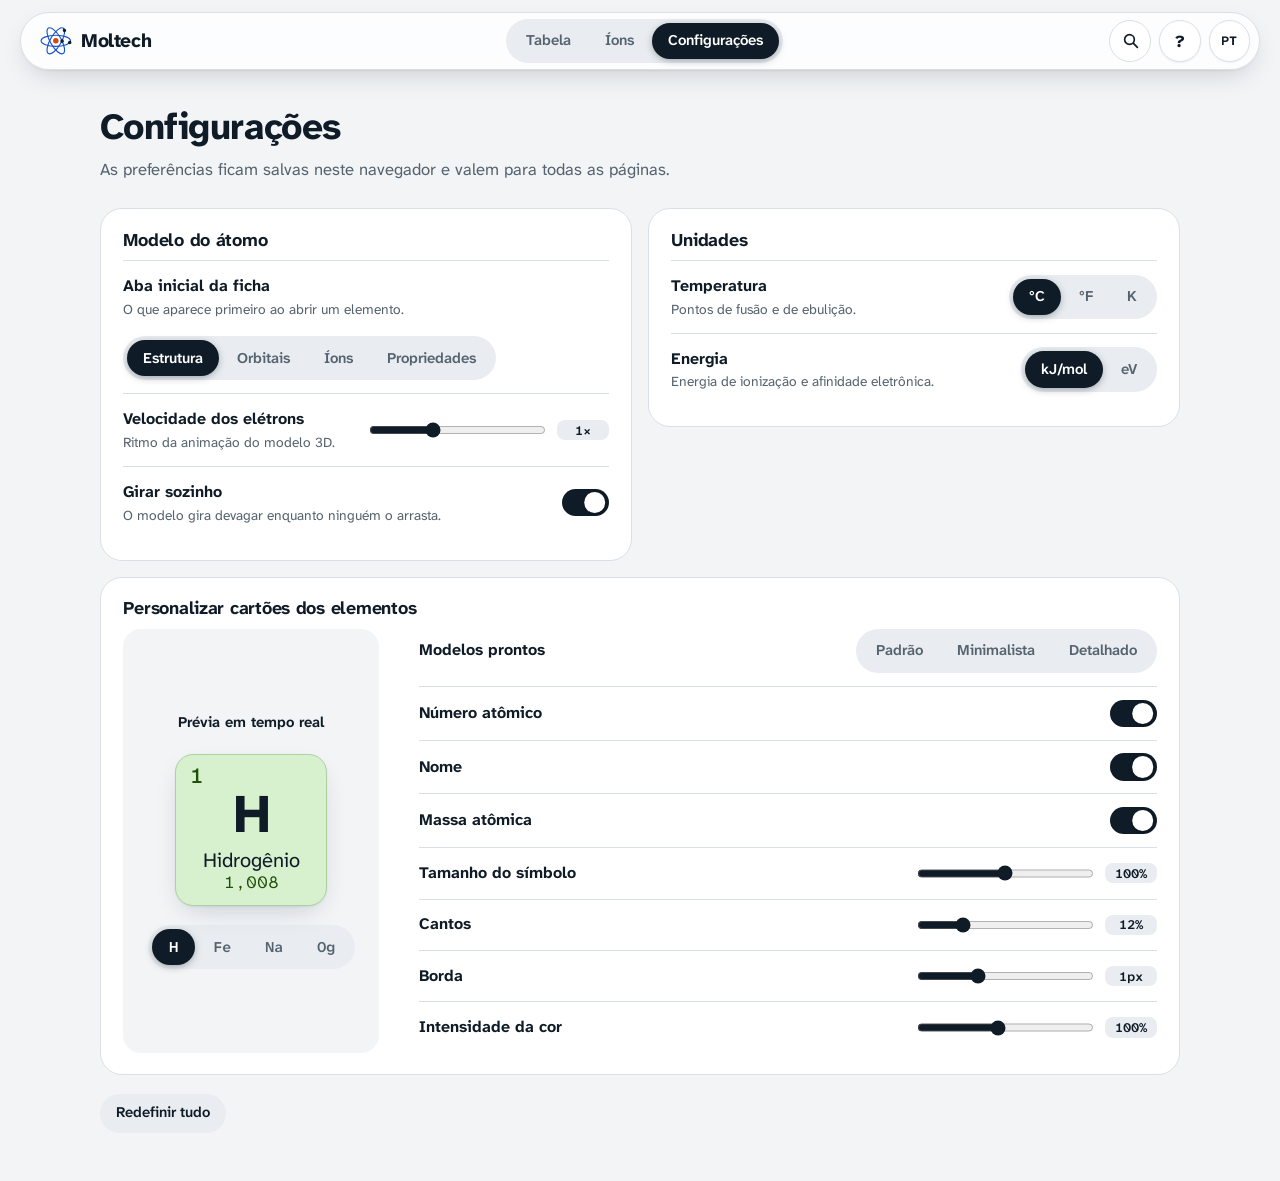
<file: docs/configuracoes.html>
<!DOCTYPE html>
<html lang="pt-BR" data-titulo-en="Settings — Moltech">
<head>
    <meta charset="UTF-8">
    <meta name="viewport" content="width=device-width, initial-scale=1">
    <title>Configurações — Moltech</title>
    <meta name="description" content="Moltech: tabela periódica interativa com os 118 elementos, modelo 3D do átomo, orbitais e íons. Projeto acadêmico em Go.">
    
    <script>(function () {
        try {
            var r = document.documentElement;
            if (localStorage.getItem('moltech-idioma') === 'en') r.lang = 'en';
            var c = (JSON.parse(localStorage.getItem('moltech-config') || '{}').cartao) || {};
            if (c.cantos != null) r.style.setProperty('--cz-raio', c.cantos + '%');
            if (c.borda != null) r.style.setProperty('--cz-borda', c.borda + 'px');
            if (c.cor != null) r.style.setProperty('--cz-croma', c.cor / 100);
            if (c.simbolo != null) r.style.setProperty('--cz-simbolo', c.simbolo / 100);
            if (c.numero === false) r.dataset.semNumero = '';
            if (c.nome === false) r.dataset.semNome = '';
            if (c.massa === false) r.dataset.semMassa = '';
        } catch (e) { }
    })();</script>
    <link rel="icon" type="image/svg+xml" href="static/img/favicon.svg?v=8fe1d311">
    <link rel="preload" href="static/fonts/atkinson-next.woff2" as="font" type="font/woff2" crossorigin>
    <link rel="stylesheet" href="static/css/style.css?v=8fe1d311">
</head>
<body data-pagina="config">

<header class="topo">
    <a class="marca" href="index.html" aria-label="Moltech — tabela periódica" data-en-aria-label="Moltech — periodic table">
        
        <svg class="orbital" viewBox="-32 -32 64 64" aria-hidden="true">
            <g fill="none" stroke="currentColor" stroke-width="2.2">
                <ellipse rx="28" ry="10.5"/>
                <ellipse rx="28" ry="10.5" transform="rotate(60)"/>
                <ellipse rx="28" ry="10.5" transform="rotate(120)"/>
            </g>
            <circle class="orbital-nucleo" r="5.2"/>
            <g class="orbital-eletrons">
                <circle r="3.3"><animateMotion dur="2.8s" repeatCount="indefinite" path="M-28,0a28,10.5 0 1,0 56,0a28,10.5 0 1,0 -56,0"/></circle>
                <g transform="rotate(60)"><circle r="3.3"><animateMotion dur="3.6s" begin="-1.2s" repeatCount="indefinite" path="M-28,0a28,10.5 0 1,0 56,0a28,10.5 0 1,0 -56,0"/></circle></g>
                <g transform="rotate(120)"><circle r="3.3"><animateMotion dur="4.4s" begin="-2.9s" repeatCount="indefinite" path="M-28,0a28,10.5 0 1,0 56,0a28,10.5 0 1,0 -56,0"/></circle></g>
            </g>
        </svg>
        <span class="marca-nome">Moltech</span>
    </a>

    <nav class="pilula menu" aria-label="Páginas" data-en-aria-label="Pages">
        <a href="index.html" ><span class="pt">Tabela</span><span class="en" lang="en">Table</span></a>
        <a href="ions.html" ><span class="pt">Íons</span><span class="en" lang="en">Ions</span></a>
        <a href="configuracoes.html" aria-current="page"><span class="longo"><span class="pt">Configurações</span><span class="en" lang="en">Settings</span></span><span class="curto" aria-hidden="true"><span class="pt">Ajustes</span><span class="en" lang="en">Settings</span></span></a>
    </nav>

    <div class="topo-acoes">
        
        <div class="busca" id="busca-caixa">
            <svg viewBox="0 0 20 20" aria-hidden="true"><circle cx="8.5" cy="8.5" r="5.5"/><path d="m13 13 4.5 4.5"/></svg>
            <input type="search" id="busca" placeholder="Buscar elemento" data-en-placeholder="Search element" autocomplete="off" spellcheck="false"
                   aria-label="Buscar elemento por nome, símbolo ou número atômico" data-en-aria-label="Search element by name, symbol or atomic number" aria-controls="busca-resultados">
            <ul class="busca-resultados" id="busca-resultados" hidden></ul>
        </div>
        <button class="botao-redondo" id="abrir-ajuda" type="button" aria-label="Ajuda: o que é cada parte desta página" data-en-aria-label="Help: what each part of this page is" title="Ajuda" data-en-title="Help">?</button>
        
        <button class="botao-redondo idioma" id="idioma" type="button" aria-label="Mudar idioma para inglês" data-en-aria-label="Switch language to Portuguese" title="Idioma: português" data-en-title="Language: English">
            <span class="id-pt" aria-hidden="true">PT</span><span class="id-en" aria-hidden="true">EN</span>
        </button>
    </div>
</header>

<main>

<section class="pagina pagina-estreita">
    <div class="cabecalho">
        <h1><span class="pt">Configurações</span><span class="en" lang="en">Settings</span></h1>
        <p><span class="pt">As preferências ficam salvas neste navegador e valem para todas as páginas.</span><span class="en" lang="en">Preferences are saved in this browser and apply to every page.</span></p>
    </div>

    <div class="config-grade">
        <article class="cartao">
            <h2><span class="pt">Modelo do átomo</span><span class="en" lang="en">Atom model</span></h2>
            <div class="opcao">
                <div><strong><span class="pt">Aba inicial da ficha</span><span class="en" lang="en">Initial card tab</span></strong><span><span class="pt">O que aparece primeiro ao abrir um elemento.</span><span class="en" lang="en">What shows first when you open an element.</span></span></div>
                <div class="pilula" data-config="aba">
                    <button type="button" data-valor="estrutura"><span class="pt">Estrutura</span><span class="en" lang="en">Structure</span></button>
                    <button type="button" data-valor="orbitais"><span class="pt">Orbitais</span><span class="en" lang="en">Orbitals</span></button>
                    <button type="button" data-valor="ions"><span class="pt">Íons</span><span class="en" lang="en">Ions</span></button>
                    <button type="button" data-valor="propriedades"><span class="pt">Propriedades</span><span class="en" lang="en">Properties</span></button>
                </div>
            </div>
            <div class="opcao">
                <div><strong><span class="pt">Velocidade dos elétrons</span><span class="en" lang="en">Electron speed</span></strong><span><span class="pt">Ritmo da animação do modelo 3D.</span><span class="en" lang="en">Pace of the 3D model animation.</span></span></div>
                <label class="deslizante"><input type="range" min="0.2" max="2.5" step="0.1" data-config="velocidade"><output></output></label>
            </div>
            <div class="opcao">
                <div><strong><span class="pt">Girar sozinho</span><span class="en" lang="en">Auto-rotate</span></strong><span><span class="pt">O modelo gira devagar enquanto ninguém o arrasta.</span><span class="en" lang="en">The model turns slowly while nobody is dragging it.</span></span></div>
                <label class="chave"><input type="checkbox" data-config="girar"><i></i></label>
            </div>
        </article>

        <article class="cartao">
            <h2><span class="pt">Unidades</span><span class="en" lang="en">Units</span></h2>
            <div class="opcao">
                <div><strong><span class="pt">Temperatura</span><span class="en" lang="en">Temperature</span></strong><span><span class="pt">Pontos de fusão e de ebulição.</span><span class="en" lang="en">Melting and boiling points.</span></span></div>
                <div class="pilula" data-config="temp">
                    <button type="button" data-valor="C">°C</button>
                    <button type="button" data-valor="F">°F</button>
                    <button type="button" data-valor="K">K</button>
                </div>
            </div>
            <div class="opcao">
                <div><strong><span class="pt">Energia</span><span class="en" lang="en">Energy</span></strong><span><span class="pt">Energia de ionização e afinidade eletrônica.</span><span class="en" lang="en">Ionization energy and electron affinity.</span></span></div>
                <div class="pilula" data-config="energia">
                    <button type="button" data-valor="kJ">kJ/mol</button>
                    <button type="button" data-valor="eV">eV</button>
                </div>
            </div>
        </article>

        <article class="cartao cartao-largo">
            <h2><span class="pt">Personalizar cartões dos elementos</span><span class="en" lang="en">Customize element cards</span></h2>
            <div class="personalizar">
                <div class="personalizar-previa">
                    <span class="rotulo-previa"><span class="pt">Prévia em tempo real</span><span class="en" lang="en">Live preview</span></span>
                    <div class="el el-previa" id="previa-cartao" data-cat="nao-metal"><span class="el-z">1</span><span class="el-s">H</span><span class="el-n">Hidrogênio</span><span class="el-m">1,008</span></div>
                    
                    <div class="pilula" id="previa-elemento" role="group" aria-label="Elemento da prévia" data-en-aria-label="Preview element">
                        <button type="button" data-valor="H|1|Hidrogênio|Hydrogen|1.008|nao-metal" aria-pressed="true">H</button>
                        <button type="button" data-valor="Fe|26|Ferro|Iron|55.84|transicao" aria-pressed="false">Fe</button>
                        <button type="button" data-valor="Na|11|Sódio|Sodium|22.99|alcalino" aria-pressed="false">Na</button>
                        <button type="button" data-valor="Og|118|Oganessônio|Oganesson|295.216|gas-nobre" aria-pressed="false">Og</button>
                    </div>
                </div>
                <div class="personalizar-controles">
                    <div class="opcao">
                        <div><strong><span class="pt">Modelos prontos</span><span class="en" lang="en">Presets</span></strong></div>
                        <div class="pilula" id="modelos">
                            <button type="button" data-modelo="padrao"><span class="pt">Padrão</span><span class="en" lang="en">Default</span></button>
                            <button type="button" data-modelo="minimo"><span class="pt">Minimalista</span><span class="en" lang="en">Minimal</span></button>
                            <button type="button" data-modelo="detalhado"><span class="pt">Detalhado</span><span class="en" lang="en">Detailed</span></button>
                        </div>
                    </div>
                    <div class="opcao"><div><strong><span class="pt">Número atômico</span><span class="en" lang="en">Atomic number</span></strong></div><label class="chave"><input type="checkbox" data-cartao="numero"><i></i></label></div>
                    <div class="opcao"><div><strong><span class="pt">Nome</span><span class="en" lang="en">Name</span></strong></div><label class="chave"><input type="checkbox" data-cartao="nome"><i></i></label></div>
                    <div class="opcao"><div><strong><span class="pt">Massa atômica</span><span class="en" lang="en">Atomic mass</span></strong></div><label class="chave"><input type="checkbox" data-cartao="massa"><i></i></label></div>
                    <div class="opcao"><div><strong><span class="pt">Tamanho do símbolo</span><span class="en" lang="en">Symbol size</span></strong></div><label class="deslizante"><input type="range" min="70" max="130" step="5" data-cartao="simbolo" data-sufixo="%"><output></output></label></div>
                    <div class="opcao"><div><strong><span class="pt">Cantos</span><span class="en" lang="en">Corners</span></strong></div><label class="deslizante"><input type="range" min="0" max="50" step="1" data-cartao="cantos" data-sufixo="%"><output></output></label></div>
                    <div class="opcao"><div><strong><span class="pt">Borda</span><span class="en" lang="en">Border</span></strong></div><label class="deslizante"><input type="range" min="0" max="3" step="0.5" data-cartao="borda" data-sufixo="px"><output></output></label></div>
                    <div class="opcao"><div><strong><span class="pt">Intensidade da cor</span><span class="en" lang="en">Color intensity</span></strong></div><label class="deslizante"><input type="range" min="0" max="220" step="5" data-cartao="cor" data-sufixo="%"><output></output></label></div>
                </div>
            </div>
        </article>
    </div>

    <div class="config-rodape">
        <button type="button" class="botao" id="redefinir"><span class="pt">Redefinir tudo</span><span class="en" lang="en">Reset everything</span></button>
        <span class="nota" id="salvo" role="status"></span>
    </div>
</section>

</main>


<dialog class="ajuda" id="ajuda" aria-labelledby="ajuda-titulo">
    <h2 id="ajuda-titulo"><span class="pt">O que é cada parte desta página</span><span class="en" lang="en">What each part of this page is</span></h2>
    
<ul class="ajuda-lista pt">
<li><strong>Menu superior</strong> — troca entre a Tabela, os Íons e as Configurações.</li>
<li><strong>PT / EN</strong> — troca o idioma de todo o site entre português e inglês.</li>
<li><strong>Modelo do átomo</strong> — escolhe a aba que abre primeiro na ficha, a velocidade dos elétrons e se o modelo 3D gira sozinho.</li>
<li><strong>Unidades</strong> — define como temperatura e energia aparecem na ficha e na tabela.</li>
<li><strong>Personalizar cartões</strong> — muda a aparência das casas da tabela: o que mostrar, tamanho do símbolo, cantos, borda e intensidade da cor. A prévia à esquerda mostra o resultado na hora.</li>
<li><strong>Modelos prontos</strong> — aplica um conjunto de ajustes de uma vez.</li>
<li><strong>Redefinir tudo</strong> — volta todas as preferências ao padrão.</li>
<li><strong>Salvamento</strong> — cada mudança é salva automaticamente neste navegador; nada é enviado a servidor.</li>
</ul>
<ul class="ajuda-lista en" lang="en">
<li><strong>Top menu</strong> — switches between the Table, Ions and Settings.</li>
<li><strong>PT / EN</strong> — switches the whole site between Portuguese and English.</li>
<li><strong>Atom model</strong> — picks the tab that opens first in the card, the electron speed and whether the 3D model rotates by itself.</li>
<li><strong>Units</strong> — sets how temperature and energy appear in the card and in the table.</li>
<li><strong>Customize cards</strong> — changes how the table cells look: what to show, symbol size, corners, border and color intensity. The preview on the left shows the result right away.</li>
<li><strong>Presets</strong> — applies a set of adjustments at once.</li>
<li><strong>Reset everything</strong> — returns every preference to its default.</li>
<li><strong>Saving</strong> — every change is saved automatically in this browser; nothing is sent to a server.</li>
</ul>

    <form method="dialog"><button class="botao botao-escuro"><span class="pt">Entendi</span><span class="en" lang="en">Got it</span></button></form>
</dialog>

<script type="application/json" id="indice">[{"s":"H","n":"Hidrogênio","e":"Hydrogen","z":1},{"s":"He","n":"Hélio","e":"Helium","z":2},{"s":"Li","n":"Lítio","e":"Lithium","z":3},{"s":"Be","n":"Berílio","e":"Beryllium","z":4},{"s":"B","n":"Boro","e":"Boron","z":5},{"s":"C","n":"Carbono","e":"Carbon","z":6},{"s":"N","n":"Nitrogênio","e":"Nitrogen","z":7},{"s":"O","n":"Oxigênio","e":"Oxygen","z":8},{"s":"F","n":"Flúor","e":"Fluorine","z":9},{"s":"Ne","n":"Neônio","e":"Neon","z":10},{"s":"Na","n":"Sódio","e":"Sodium","z":11},{"s":"Mg","n":"Magnésio","e":"Magnesium","z":12},{"s":"Al","n":"Alumínio","e":"Aluminum","z":13},{"s":"Si","n":"Silício","e":"Silicon","z":14},{"s":"P","n":"Fósforo","e":"Phosphorus","z":15},{"s":"S","n":"Enxofre","e":"Sulfur","z":16},{"s":"Cl","n":"Cloro","e":"Chlorine","z":17},{"s":"Ar","n":"Argônio","e":"Argon","z":18},{"s":"K","n":"Potássio","e":"Potassium","z":19},{"s":"Ca","n":"Cálcio","e":"Calcium","z":20},{"s":"Sc","n":"Escândio","e":"Scandium","z":21},{"s":"Ti","n":"Titânio","e":"Titanium","z":22},{"s":"V","n":"Vanádio","e":"Vanadium","z":23},{"s":"Cr","n":"Cromo","e":"Chromium","z":24},{"s":"Mn","n":"Manganês","e":"Manganese","z":25},{"s":"Fe","n":"Ferro","e":"Iron","z":26},{"s":"Co","n":"Cobalto","e":"Cobalt","z":27},{"s":"Ni","n":"Níquel","e":"Nickel","z":28},{"s":"Cu","n":"Cobre","e":"Copper","z":29},{"s":"Zn","n":"Zinco","e":"Zinc","z":30},{"s":"Ga","n":"Gálio","e":"Gallium","z":31},{"s":"Ge","n":"Germânio","e":"Germanium","z":32},{"s":"As","n":"Arsênio","e":"Arsenic","z":33},{"s":"Se","n":"Selênio","e":"Selenium","z":34},{"s":"Br","n":"Bromo","e":"Bromine","z":35},{"s":"Kr","n":"Criptônio","e":"Krypton","z":36},{"s":"Rb","n":"Rubídio","e":"Rubidium","z":37},{"s":"Sr","n":"Estrôncio","e":"Strontium","z":38},{"s":"Y","n":"Ítrio","e":"Yttrium","z":39},{"s":"Zr","n":"Zircônio","e":"Zirconium","z":40},{"s":"Nb","n":"Nióbio","e":"Niobium","z":41},{"s":"Mo","n":"Molibdênio","e":"Molybdenum","z":42},{"s":"Tc","n":"Tecnécio","e":"Technetium","z":43},{"s":"Ru","n":"Rutênio","e":"Ruthenium","z":44},{"s":"Rh","n":"Ródio","e":"Rhodium","z":45},{"s":"Pd","n":"Paládio","e":"Palladium","z":46},{"s":"Ag","n":"Prata","e":"Silver","z":47},{"s":"Cd","n":"Cádmio","e":"Cadmium","z":48},{"s":"In","n":"Índio","e":"Indium","z":49},{"s":"Sn","n":"Estanho","e":"Tin","z":50},{"s":"Sb","n":"Antimônio","e":"Antimony","z":51},{"s":"Te","n":"Telúrio","e":"Tellurium","z":52},{"s":"I","n":"Iodo","e":"Iodine","z":53},{"s":"Xe","n":"Xenônio","e":"Xenon","z":54},{"s":"Cs","n":"Césio","e":"Cesium","z":55},{"s":"Ba","n":"Bário","e":"Barium","z":56},{"s":"La","n":"Lantânio","e":"Lanthanum","z":57},{"s":"Ce","n":"Cério","e":"Cerium","z":58},{"s":"Pr","n":"Praseodímio","e":"Praseodymium","z":59},{"s":"Nd","n":"Neodímio","e":"Neodymium","z":60},{"s":"Pm","n":"Promécio","e":"Promethium","z":61},{"s":"Sm","n":"Samário","e":"Samarium","z":62},{"s":"Eu","n":"Európio","e":"Europium","z":63},{"s":"Gd","n":"Gadolínio","e":"Gadolinium","z":64},{"s":"Tb","n":"Térbio","e":"Terbium","z":65},{"s":"Dy","n":"Disprósio","e":"Dysprosium","z":66},{"s":"Ho","n":"Hólmio","e":"Holmium","z":67},{"s":"Er","n":"Érbio","e":"Erbium","z":68},{"s":"Tm","n":"Túlio","e":"Thulium","z":69},{"s":"Yb","n":"Itérbio","e":"Ytterbium","z":70},{"s":"Lu","n":"Lutécio","e":"Lutetium","z":71},{"s":"Hf","n":"Háfnio","e":"Hafnium","z":72},{"s":"Ta","n":"Tântalo","e":"Tantalum","z":73},{"s":"W","n":"Tungstênio","e":"Tungsten","z":74},{"s":"Re","n":"Rênio","e":"Rhenium","z":75},{"s":"Os","n":"Ósmio","e":"Osmium","z":76},{"s":"Ir","n":"Irídio","e":"Iridium","z":77},{"s":"Pt","n":"Platina","e":"Platinum","z":78},{"s":"Au","n":"Ouro","e":"Gold","z":79},{"s":"Hg","n":"Mercúrio","e":"Mercury","z":80},{"s":"Tl","n":"Tálio","e":"Thallium","z":81},{"s":"Pb","n":"Chumbo","e":"Lead","z":82},{"s":"Bi","n":"Bismuto","e":"Bismuth","z":83},{"s":"Po","n":"Polônio","e":"Polonium","z":84},{"s":"At","n":"Astato","e":"Astatine","z":85},{"s":"Rn","n":"Radônio","e":"Radon","z":86},{"s":"Fr","n":"Frâncio","e":"Francium","z":87},{"s":"Ra","n":"Rádio","e":"Radium","z":88},{"s":"Ac","n":"Actínio","e":"Actinium","z":89},{"s":"Th","n":"Tório","e":"Thorium","z":90},{"s":"Pa","n":"Protactínio","e":"Protactinium","z":91},{"s":"U","n":"Urânio","e":"Uranium","z":92},{"s":"Np","n":"Netúnio","e":"Neptunium","z":93},{"s":"Pu","n":"Plutônio","e":"Plutonium","z":94},{"s":"Am","n":"Amerício","e":"Americium","z":95},{"s":"Cm","n":"Cúrio","e":"Curium","z":96},{"s":"Bk","n":"Berquélio","e":"Berkelium","z":97},{"s":"Cf","n":"Califórnio","e":"Californium","z":98},{"s":"Es","n":"Einstênio","e":"Einsteinium","z":99},{"s":"Fm","n":"Férmio","e":"Fermium","z":100},{"s":"Md","n":"Mendelévio","e":"Mendelevium","z":101},{"s":"No","n":"Nobélio","e":"Nobelium","z":102},{"s":"Lr","n":"Laurêncio","e":"Lawrencium","z":103},{"s":"Rf","n":"Rutherfórdio","e":"Rutherfordium","z":104},{"s":"Db","n":"Dúbnio","e":"Dubnium","z":105},{"s":"Sg","n":"Seabórgio","e":"Seaborgium","z":106},{"s":"Bh","n":"Bóhrio","e":"Bohrium","z":107},{"s":"Hs","n":"Hássio","e":"Hassium","z":108},{"s":"Mt","n":"Meitnério","e":"Meitnerium","z":109},{"s":"Ds","n":"Darmstádtio","e":"Darmstadtium","z":110},{"s":"Rg","n":"Roentgênio","e":"Roentgenium","z":111},{"s":"Cn","n":"Copernício","e":"Copernicium","z":112},{"s":"Nh","n":"Nihônio","e":"Nihonium","z":113},{"s":"Fl","n":"Fleróvio","e":"Flerovium","z":114},{"s":"Mc","n":"Moscóvio","e":"Moscovium","z":115},{"s":"Lv","n":"Livermório","e":"Livermorium","z":116},{"s":"Ts","n":"Tenessino","e":"Tennessine","z":117},{"s":"Og","n":"Oganessônio","e":"Oganesson","z":118}]</script>
<script src="static/js/base.js?v=8fe1d311" defer></script>
<script src="static/js/config.js?v=8fe1d311" defer></script>
</body>
</html>
</file>
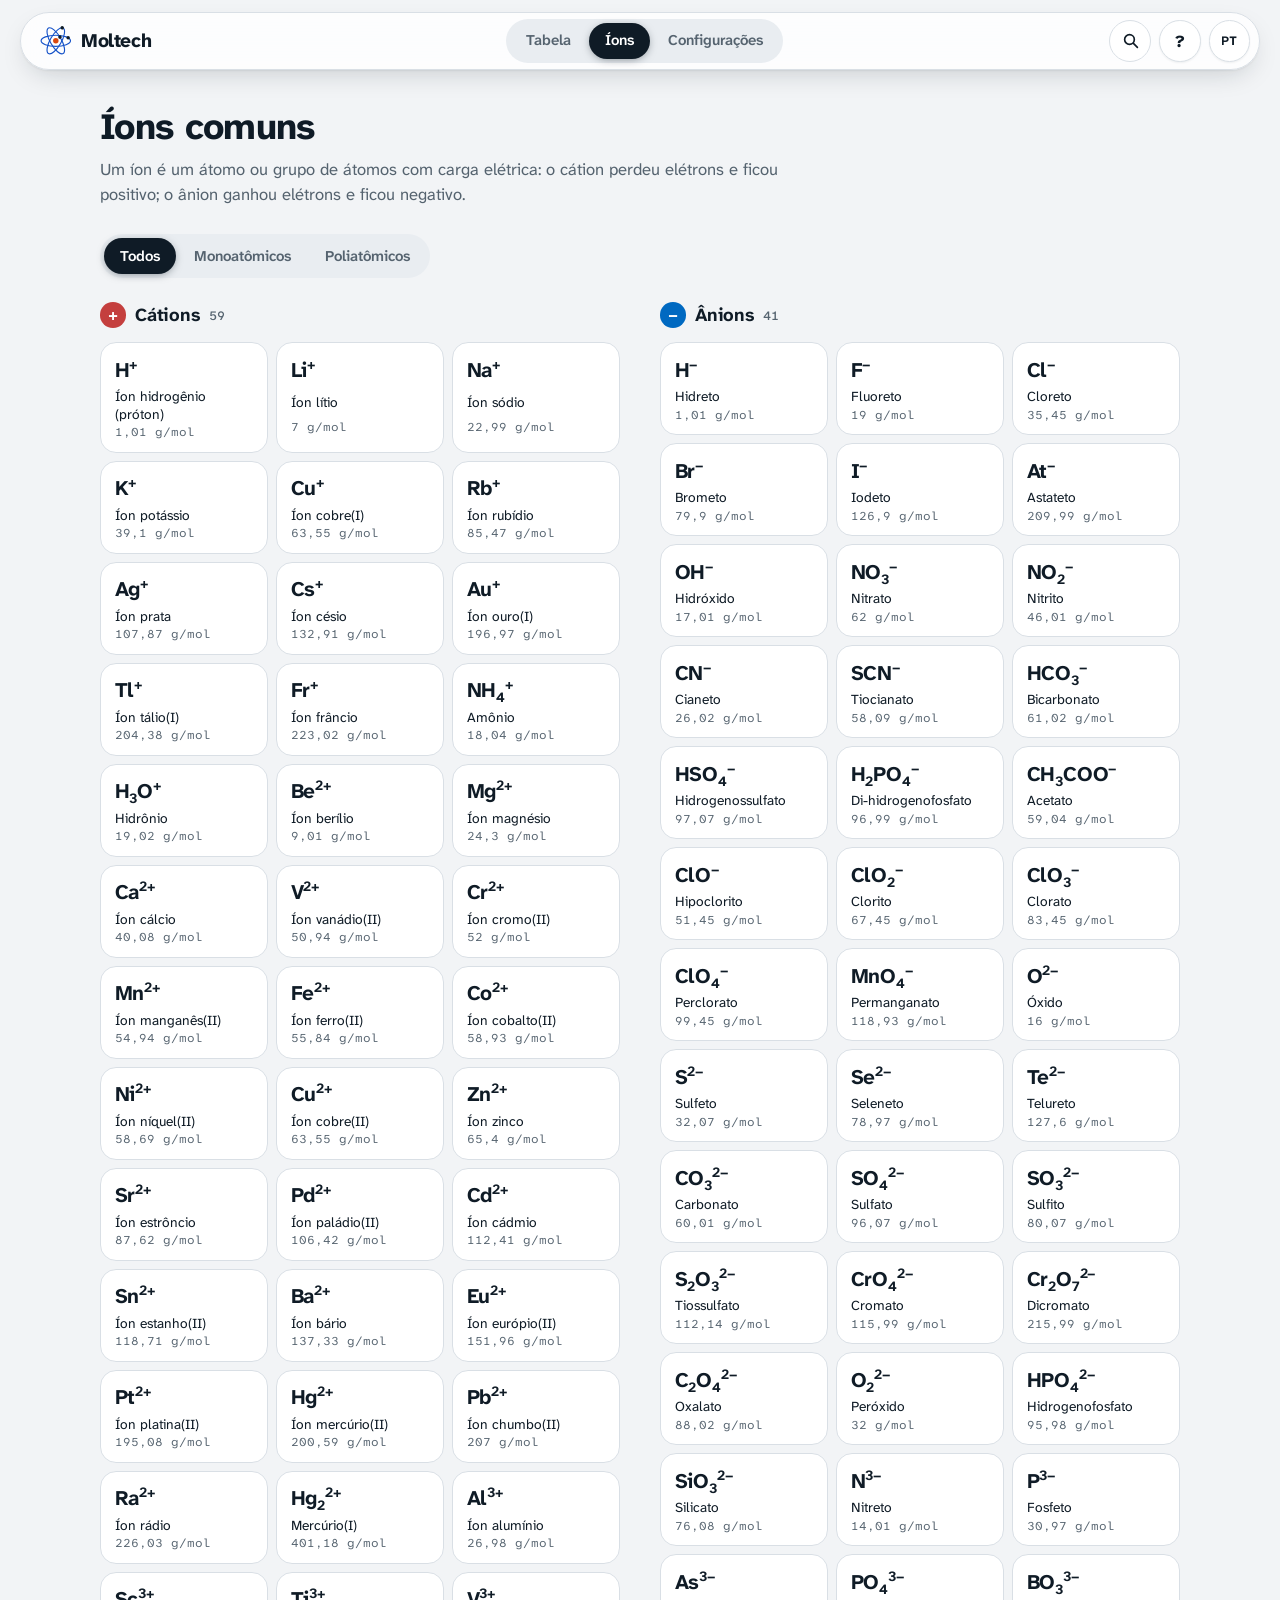
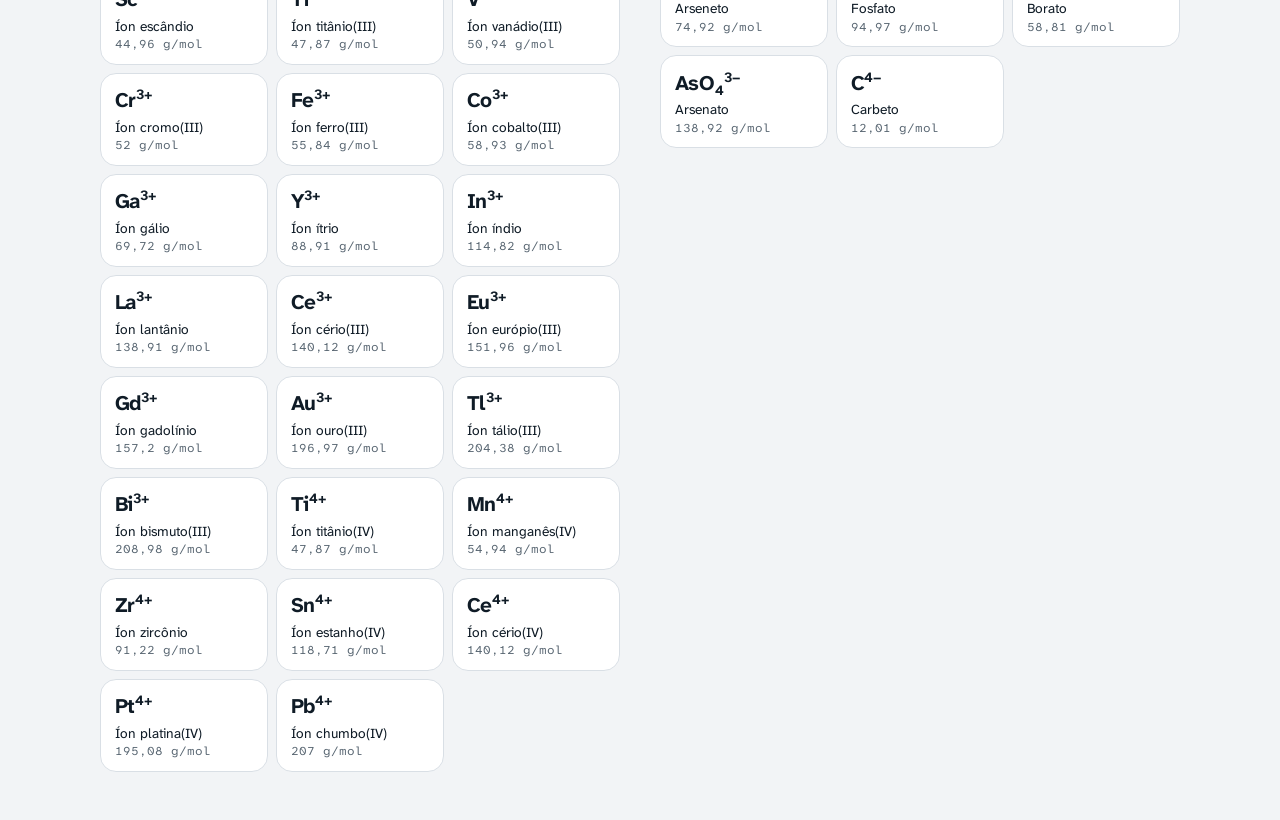
<file: docs/ions.html>
<!DOCTYPE html>
<html lang="pt-BR" data-titulo-en="Common ions — Moltech">
<head>
    <meta charset="UTF-8">
    <meta name="viewport" content="width=device-width, initial-scale=1">
    <title>Íons comuns — Moltech</title>
    <meta name="description" content="Moltech: tabela periódica interativa com os 118 elementos, modelo 3D do átomo, orbitais e íons. Projeto acadêmico em Go.">
    
    <script>(function () {
        try {
            var r = document.documentElement;
            if (localStorage.getItem('moltech-idioma') === 'en') r.lang = 'en';
            var c = (JSON.parse(localStorage.getItem('moltech-config') || '{}').cartao) || {};
            if (c.cantos != null) r.style.setProperty('--cz-raio', c.cantos + '%');
            if (c.borda != null) r.style.setProperty('--cz-borda', c.borda + 'px');
            if (c.cor != null) r.style.setProperty('--cz-croma', c.cor / 100);
            if (c.simbolo != null) r.style.setProperty('--cz-simbolo', c.simbolo / 100);
            if (c.numero === false) r.dataset.semNumero = '';
            if (c.nome === false) r.dataset.semNome = '';
            if (c.massa === false) r.dataset.semMassa = '';
        } catch (e) { }
    })();</script>
    <link rel="icon" type="image/svg+xml" href="static/img/favicon.svg?v=8fe1d311">
    <link rel="preload" href="static/fonts/atkinson-next.woff2" as="font" type="font/woff2" crossorigin>
    <link rel="stylesheet" href="static/css/style.css?v=8fe1d311">
</head>
<body data-pagina="ions">

<header class="topo">
    <a class="marca" href="index.html" aria-label="Moltech — tabela periódica" data-en-aria-label="Moltech — periodic table">
        
        <svg class="orbital" viewBox="-32 -32 64 64" aria-hidden="true">
            <g fill="none" stroke="currentColor" stroke-width="2.2">
                <ellipse rx="28" ry="10.5"/>
                <ellipse rx="28" ry="10.5" transform="rotate(60)"/>
                <ellipse rx="28" ry="10.5" transform="rotate(120)"/>
            </g>
            <circle class="orbital-nucleo" r="5.2"/>
            <g class="orbital-eletrons">
                <circle r="3.3"><animateMotion dur="2.8s" repeatCount="indefinite" path="M-28,0a28,10.5 0 1,0 56,0a28,10.5 0 1,0 -56,0"/></circle>
                <g transform="rotate(60)"><circle r="3.3"><animateMotion dur="3.6s" begin="-1.2s" repeatCount="indefinite" path="M-28,0a28,10.5 0 1,0 56,0a28,10.5 0 1,0 -56,0"/></circle></g>
                <g transform="rotate(120)"><circle r="3.3"><animateMotion dur="4.4s" begin="-2.9s" repeatCount="indefinite" path="M-28,0a28,10.5 0 1,0 56,0a28,10.5 0 1,0 -56,0"/></circle></g>
            </g>
        </svg>
        <span class="marca-nome">Moltech</span>
    </a>

    <nav class="pilula menu" aria-label="Páginas" data-en-aria-label="Pages">
        <a href="index.html" ><span class="pt">Tabela</span><span class="en" lang="en">Table</span></a>
        <a href="ions.html" aria-current="page"><span class="pt">Íons</span><span class="en" lang="en">Ions</span></a>
        <a href="configuracoes.html" ><span class="longo"><span class="pt">Configurações</span><span class="en" lang="en">Settings</span></span><span class="curto" aria-hidden="true"><span class="pt">Ajustes</span><span class="en" lang="en">Settings</span></span></a>
    </nav>

    <div class="topo-acoes">
        
        <div class="busca" id="busca-caixa">
            <svg viewBox="0 0 20 20" aria-hidden="true"><circle cx="8.5" cy="8.5" r="5.5"/><path d="m13 13 4.5 4.5"/></svg>
            <input type="search" id="busca" placeholder="Buscar elemento" data-en-placeholder="Search element" autocomplete="off" spellcheck="false"
                   aria-label="Buscar elemento por nome, símbolo ou número atômico" data-en-aria-label="Search element by name, symbol or atomic number" aria-controls="busca-resultados">
            <ul class="busca-resultados" id="busca-resultados" hidden></ul>
        </div>
        <button class="botao-redondo" id="abrir-ajuda" type="button" aria-label="Ajuda: o que é cada parte desta página" data-en-aria-label="Help: what each part of this page is" title="Ajuda" data-en-title="Help">?</button>
        
        <button class="botao-redondo idioma" id="idioma" type="button" aria-label="Mudar idioma para inglês" data-en-aria-label="Switch language to Portuguese" title="Idioma: português" data-en-title="Language: English">
            <span class="id-pt" aria-hidden="true">PT</span><span class="id-en" aria-hidden="true">EN</span>
        </button>
    </div>
</header>

<main>

<section class="pagina pagina-estreita">
    <div class="cabecalho">
        <h1><span class="pt">Íons comuns</span><span class="en" lang="en">Common ions</span></h1>
        <p><span class="pt">Um íon é um átomo ou grupo de átomos com carga elétrica: o cátion perdeu elétrons e ficou positivo; o ânion ganhou elétrons e ficou negativo.</span><span class="en" lang="en">An ion is an atom or group of atoms with an electric charge: a cation lost electrons and became positive; an anion gained electrons and became negative.</span></p>
    </div>

    <div class="pilula filtros" role="group" aria-label="Filtrar íons" data-en-aria-label="Filter ions">
        <button type="button" class="filtro" data-classe="todos" aria-pressed="true"><span class="pt">Todos</span><span class="en" lang="en">All</span></button>
        <button type="button" class="filtro" data-classe="mono" aria-pressed="false"><span class="pt">Monoatômicos</span><span class="en" lang="en">Monatomic</span></button>
        <button type="button" class="filtro" data-classe="poli" aria-pressed="false"><span class="pt">Poliatômicos</span><span class="en" lang="en">Polyatomic</span></button>
    </div>

    <div class="ions-colunas">
        <div>
            <h2 class="ions-titulo"><span class="sinal sinal-mais">+</span><span class="pt">Cátions</span><span class="en" lang="en">Cations</span> <small>59</small></h2>
            <ul class="ions-lista"><li class="ion" data-classe="mono"><a href="#H/ions/1"><span class="ion-f">H<sup>+</sup></span><span class="ion-n" data-en="Hydrogen ion (proton)">Íon hidrogênio (próton)</span><span class="ion-m">1,01 g/mol</span></a></li>
<li class="ion" data-classe="mono"><a href="#Li/ions/1"><span class="ion-f">Li<sup>+</sup></span><span class="ion-n" data-en="Lithium ion">Íon lítio</span><span class="ion-m">7 g/mol</span></a></li>
<li class="ion" data-classe="mono"><a href="#Na/ions/1"><span class="ion-f">Na<sup>+</sup></span><span class="ion-n" data-en="Sodium ion">Íon sódio</span><span class="ion-m">22,99 g/mol</span></a></li>
<li class="ion" data-classe="mono"><a href="#K/ions/1"><span class="ion-f">K<sup>+</sup></span><span class="ion-n" data-en="Potassium ion">Íon potássio</span><span class="ion-m">39,1 g/mol</span></a></li>
<li class="ion" data-classe="mono"><a href="#Cu/ions/1"><span class="ion-f">Cu<sup>+</sup></span><span class="ion-n" data-en="Copper(I) ion">Íon cobre(I)</span><span class="ion-m">63,55 g/mol</span></a></li>
<li class="ion" data-classe="mono"><a href="#Rb/ions/1"><span class="ion-f">Rb<sup>+</sup></span><span class="ion-n" data-en="Rubidium ion">Íon rubídio</span><span class="ion-m">85,47 g/mol</span></a></li>
<li class="ion" data-classe="mono"><a href="#Ag/ions/1"><span class="ion-f">Ag<sup>+</sup></span><span class="ion-n" data-en="Silver ion">Íon prata</span><span class="ion-m">107,87 g/mol</span></a></li>
<li class="ion" data-classe="mono"><a href="#Cs/ions/1"><span class="ion-f">Cs<sup>+</sup></span><span class="ion-n" data-en="Cesium ion">Íon césio</span><span class="ion-m">132,91 g/mol</span></a></li>
<li class="ion" data-classe="mono"><a href="#Au/ions/1"><span class="ion-f">Au<sup>+</sup></span><span class="ion-n" data-en="Gold(I) ion">Íon ouro(I)</span><span class="ion-m">196,97 g/mol</span></a></li>
<li class="ion" data-classe="mono"><a href="#Tl/ions/1"><span class="ion-f">Tl<sup>+</sup></span><span class="ion-n" data-en="Thallium(I) ion">Íon tálio(I)</span><span class="ion-m">204,38 g/mol</span></a></li>
<li class="ion" data-classe="mono"><a href="#Fr/ions/1"><span class="ion-f">Fr<sup>+</sup></span><span class="ion-n" data-en="Francium ion">Íon frâncio</span><span class="ion-m">223,02 g/mol</span></a></li>
<li class="ion" data-classe="poli"><div><span class="ion-f">NH<sub>4</sub><sup>+</sup></span><span class="ion-n" data-en="Ammonium">Amônio</span><span class="ion-m">18,04 g/mol</span></div></li>
<li class="ion" data-classe="poli"><div><span class="ion-f">H<sub>3</sub>O<sup>+</sup></span><span class="ion-n" data-en="Hydronium">Hidrônio</span><span class="ion-m">19,02 g/mol</span></div></li>
<li class="ion" data-classe="mono"><a href="#Be/ions/2"><span class="ion-f">Be<sup>2+</sup></span><span class="ion-n" data-en="Beryllium ion">Íon berílio</span><span class="ion-m">9,01 g/mol</span></a></li>
<li class="ion" data-classe="mono"><a href="#Mg/ions/2"><span class="ion-f">Mg<sup>2+</sup></span><span class="ion-n" data-en="Magnesium ion">Íon magnésio</span><span class="ion-m">24,3 g/mol</span></a></li>
<li class="ion" data-classe="mono"><a href="#Ca/ions/2"><span class="ion-f">Ca<sup>2+</sup></span><span class="ion-n" data-en="Calcium ion">Íon cálcio</span><span class="ion-m">40,08 g/mol</span></a></li>
<li class="ion" data-classe="mono"><a href="#V/ions/2"><span class="ion-f">V<sup>2+</sup></span><span class="ion-n" data-en="Vanadium(II) ion">Íon vanádio(II)</span><span class="ion-m">50,94 g/mol</span></a></li>
<li class="ion" data-classe="mono"><a href="#Cr/ions/2"><span class="ion-f">Cr<sup>2+</sup></span><span class="ion-n" data-en="Chromium(II) ion">Íon cromo(II)</span><span class="ion-m">52 g/mol</span></a></li>
<li class="ion" data-classe="mono"><a href="#Mn/ions/2"><span class="ion-f">Mn<sup>2+</sup></span><span class="ion-n" data-en="Manganese(II) ion">Íon manganês(II)</span><span class="ion-m">54,94 g/mol</span></a></li>
<li class="ion" data-classe="mono"><a href="#Fe/ions/2"><span class="ion-f">Fe<sup>2+</sup></span><span class="ion-n" data-en="Iron(II) ion">Íon ferro(II)</span><span class="ion-m">55,84 g/mol</span></a></li>
<li class="ion" data-classe="mono"><a href="#Co/ions/2"><span class="ion-f">Co<sup>2+</sup></span><span class="ion-n" data-en="Cobalt(II) ion">Íon cobalto(II)</span><span class="ion-m">58,93 g/mol</span></a></li>
<li class="ion" data-classe="mono"><a href="#Ni/ions/2"><span class="ion-f">Ni<sup>2+</sup></span><span class="ion-n" data-en="Nickel(II) ion">Íon níquel(II)</span><span class="ion-m">58,69 g/mol</span></a></li>
<li class="ion" data-classe="mono"><a href="#Cu/ions/2"><span class="ion-f">Cu<sup>2+</sup></span><span class="ion-n" data-en="Copper(II) ion">Íon cobre(II)</span><span class="ion-m">63,55 g/mol</span></a></li>
<li class="ion" data-classe="mono"><a href="#Zn/ions/2"><span class="ion-f">Zn<sup>2+</sup></span><span class="ion-n" data-en="Zinc ion">Íon zinco</span><span class="ion-m">65,4 g/mol</span></a></li>
<li class="ion" data-classe="mono"><a href="#Sr/ions/2"><span class="ion-f">Sr<sup>2+</sup></span><span class="ion-n" data-en="Strontium ion">Íon estrôncio</span><span class="ion-m">87,62 g/mol</span></a></li>
<li class="ion" data-classe="mono"><a href="#Pd/ions/2"><span class="ion-f">Pd<sup>2+</sup></span><span class="ion-n" data-en="Palladium(II) ion">Íon paládio(II)</span><span class="ion-m">106,42 g/mol</span></a></li>
<li class="ion" data-classe="mono"><a href="#Cd/ions/2"><span class="ion-f">Cd<sup>2+</sup></span><span class="ion-n" data-en="Cadmium ion">Íon cádmio</span><span class="ion-m">112,41 g/mol</span></a></li>
<li class="ion" data-classe="mono"><a href="#Sn/ions/2"><span class="ion-f">Sn<sup>2+</sup></span><span class="ion-n" data-en="Tin(II) ion">Íon estanho(II)</span><span class="ion-m">118,71 g/mol</span></a></li>
<li class="ion" data-classe="mono"><a href="#Ba/ions/2"><span class="ion-f">Ba<sup>2+</sup></span><span class="ion-n" data-en="Barium ion">Íon bário</span><span class="ion-m">137,33 g/mol</span></a></li>
<li class="ion" data-classe="mono"><a href="#Eu/ions/2"><span class="ion-f">Eu<sup>2+</sup></span><span class="ion-n" data-en="Europium(II) ion">Íon európio(II)</span><span class="ion-m">151,96 g/mol</span></a></li>
<li class="ion" data-classe="mono"><a href="#Pt/ions/2"><span class="ion-f">Pt<sup>2+</sup></span><span class="ion-n" data-en="Platinum(II) ion">Íon platina(II)</span><span class="ion-m">195,08 g/mol</span></a></li>
<li class="ion" data-classe="mono"><a href="#Hg/ions/2"><span class="ion-f">Hg<sup>2+</sup></span><span class="ion-n" data-en="Mercury(II) ion">Íon mercúrio(II)</span><span class="ion-m">200,59 g/mol</span></a></li>
<li class="ion" data-classe="mono"><a href="#Pb/ions/2"><span class="ion-f">Pb<sup>2+</sup></span><span class="ion-n" data-en="Lead(II) ion">Íon chumbo(II)</span><span class="ion-m">207 g/mol</span></a></li>
<li class="ion" data-classe="mono"><a href="#Ra/ions/2"><span class="ion-f">Ra<sup>2+</sup></span><span class="ion-n" data-en="Radium ion">Íon rádio</span><span class="ion-m">226,03 g/mol</span></a></li>
<li class="ion" data-classe="poli"><div><span class="ion-f">Hg<sub>2</sub><sup>2+</sup></span><span class="ion-n" data-en="Mercury(I)">Mercúrio(I)</span><span class="ion-m">401,18 g/mol</span></div></li>
<li class="ion" data-classe="mono"><a href="#Al/ions/3"><span class="ion-f">Al<sup>3+</sup></span><span class="ion-n" data-en="Aluminum ion">Íon alumínio</span><span class="ion-m">26,98 g/mol</span></a></li>
<li class="ion" data-classe="mono"><a href="#Sc/ions/3"><span class="ion-f">Sc<sup>3+</sup></span><span class="ion-n" data-en="Scandium ion">Íon escândio</span><span class="ion-m">44,96 g/mol</span></a></li>
<li class="ion" data-classe="mono"><a href="#Ti/ions/3"><span class="ion-f">Ti<sup>3+</sup></span><span class="ion-n" data-en="Titanium(III) ion">Íon titânio(III)</span><span class="ion-m">47,87 g/mol</span></a></li>
<li class="ion" data-classe="mono"><a href="#V/ions/3"><span class="ion-f">V<sup>3+</sup></span><span class="ion-n" data-en="Vanadium(III) ion">Íon vanádio(III)</span><span class="ion-m">50,94 g/mol</span></a></li>
<li class="ion" data-classe="mono"><a href="#Cr/ions/3"><span class="ion-f">Cr<sup>3+</sup></span><span class="ion-n" data-en="Chromium(III) ion">Íon cromo(III)</span><span class="ion-m">52 g/mol</span></a></li>
<li class="ion" data-classe="mono"><a href="#Fe/ions/3"><span class="ion-f">Fe<sup>3+</sup></span><span class="ion-n" data-en="Iron(III) ion">Íon ferro(III)</span><span class="ion-m">55,84 g/mol</span></a></li>
<li class="ion" data-classe="mono"><a href="#Co/ions/3"><span class="ion-f">Co<sup>3+</sup></span><span class="ion-n" data-en="Cobalt(III) ion">Íon cobalto(III)</span><span class="ion-m">58,93 g/mol</span></a></li>
<li class="ion" data-classe="mono"><a href="#Ga/ions/3"><span class="ion-f">Ga<sup>3+</sup></span><span class="ion-n" data-en="Gallium ion">Íon gálio</span><span class="ion-m">69,72 g/mol</span></a></li>
<li class="ion" data-classe="mono"><a href="#Y/ions/3"><span class="ion-f">Y<sup>3+</sup></span><span class="ion-n" data-en="Yttrium ion">Íon ítrio</span><span class="ion-m">88,91 g/mol</span></a></li>
<li class="ion" data-classe="mono"><a href="#In/ions/3"><span class="ion-f">In<sup>3+</sup></span><span class="ion-n" data-en="Indium ion">Íon índio</span><span class="ion-m">114,82 g/mol</span></a></li>
<li class="ion" data-classe="mono"><a href="#La/ions/3"><span class="ion-f">La<sup>3+</sup></span><span class="ion-n" data-en="Lanthanum ion">Íon lantânio</span><span class="ion-m">138,91 g/mol</span></a></li>
<li class="ion" data-classe="mono"><a href="#Ce/ions/3"><span class="ion-f">Ce<sup>3+</sup></span><span class="ion-n" data-en="Cerium(III) ion">Íon cério(III)</span><span class="ion-m">140,12 g/mol</span></a></li>
<li class="ion" data-classe="mono"><a href="#Eu/ions/3"><span class="ion-f">Eu<sup>3+</sup></span><span class="ion-n" data-en="Europium(III) ion">Íon európio(III)</span><span class="ion-m">151,96 g/mol</span></a></li>
<li class="ion" data-classe="mono"><a href="#Gd/ions/3"><span class="ion-f">Gd<sup>3+</sup></span><span class="ion-n" data-en="Gadolinium ion">Íon gadolínio</span><span class="ion-m">157,2 g/mol</span></a></li>
<li class="ion" data-classe="mono"><a href="#Au/ions/3"><span class="ion-f">Au<sup>3+</sup></span><span class="ion-n" data-en="Gold(III) ion">Íon ouro(III)</span><span class="ion-m">196,97 g/mol</span></a></li>
<li class="ion" data-classe="mono"><a href="#Tl/ions/3"><span class="ion-f">Tl<sup>3+</sup></span><span class="ion-n" data-en="Thallium(III) ion">Íon tálio(III)</span><span class="ion-m">204,38 g/mol</span></a></li>
<li class="ion" data-classe="mono"><a href="#Bi/ions/3"><span class="ion-f">Bi<sup>3+</sup></span><span class="ion-n" data-en="Bismuth(III) ion">Íon bismuto(III)</span><span class="ion-m">208,98 g/mol</span></a></li>
<li class="ion" data-classe="mono"><a href="#Ti/ions/4"><span class="ion-f">Ti<sup>4+</sup></span><span class="ion-n" data-en="Titanium(IV) ion">Íon titânio(IV)</span><span class="ion-m">47,87 g/mol</span></a></li>
<li class="ion" data-classe="mono"><a href="#Mn/ions/4"><span class="ion-f">Mn<sup>4+</sup></span><span class="ion-n" data-en="Manganese(IV) ion">Íon manganês(IV)</span><span class="ion-m">54,94 g/mol</span></a></li>
<li class="ion" data-classe="mono"><a href="#Zr/ions/4"><span class="ion-f">Zr<sup>4+</sup></span><span class="ion-n" data-en="Zirconium ion">Íon zircônio</span><span class="ion-m">91,22 g/mol</span></a></li>
<li class="ion" data-classe="mono"><a href="#Sn/ions/4"><span class="ion-f">Sn<sup>4+</sup></span><span class="ion-n" data-en="Tin(IV) ion">Íon estanho(IV)</span><span class="ion-m">118,71 g/mol</span></a></li>
<li class="ion" data-classe="mono"><a href="#Ce/ions/4"><span class="ion-f">Ce<sup>4+</sup></span><span class="ion-n" data-en="Cerium(IV) ion">Íon cério(IV)</span><span class="ion-m">140,12 g/mol</span></a></li>
<li class="ion" data-classe="mono"><a href="#Pt/ions/4"><span class="ion-f">Pt<sup>4+</sup></span><span class="ion-n" data-en="Platinum(IV) ion">Íon platina(IV)</span><span class="ion-m">195,08 g/mol</span></a></li>
<li class="ion" data-classe="mono"><a href="#Pb/ions/4"><span class="ion-f">Pb<sup>4+</sup></span><span class="ion-n" data-en="Lead(IV) ion">Íon chumbo(IV)</span><span class="ion-m">207 g/mol</span></a></li>
</ul>
        </div>
        <div>
            <h2 class="ions-titulo"><span class="sinal sinal-menos">−</span><span class="pt">Ânions</span><span class="en" lang="en">Anions</span> <small>41</small></h2>
            <ul class="ions-lista"><li class="ion" data-classe="mono"><a href="#H/ions/-1"><span class="ion-f">H<sup>−</sup></span><span class="ion-n" data-en="Hydride">Hidreto</span><span class="ion-m">1,01 g/mol</span></a></li>
<li class="ion" data-classe="mono"><a href="#F/ions/-1"><span class="ion-f">F<sup>−</sup></span><span class="ion-n" data-en="Fluoride">Fluoreto</span><span class="ion-m">19 g/mol</span></a></li>
<li class="ion" data-classe="mono"><a href="#Cl/ions/-1"><span class="ion-f">Cl<sup>−</sup></span><span class="ion-n" data-en="Chloride">Cloreto</span><span class="ion-m">35,45 g/mol</span></a></li>
<li class="ion" data-classe="mono"><a href="#Br/ions/-1"><span class="ion-f">Br<sup>−</sup></span><span class="ion-n" data-en="Bromide">Brometo</span><span class="ion-m">79,9 g/mol</span></a></li>
<li class="ion" data-classe="mono"><a href="#I/ions/-1"><span class="ion-f">I<sup>−</sup></span><span class="ion-n" data-en="Iodide">Iodeto</span><span class="ion-m">126,9 g/mol</span></a></li>
<li class="ion" data-classe="mono"><a href="#At/ions/-1"><span class="ion-f">At<sup>−</sup></span><span class="ion-n" data-en="Astatide">Astateto</span><span class="ion-m">209,99 g/mol</span></a></li>
<li class="ion" data-classe="poli"><div><span class="ion-f">OH<sup>−</sup></span><span class="ion-n" data-en="Hydroxide">Hidróxido</span><span class="ion-m">17,01 g/mol</span></div></li>
<li class="ion" data-classe="poli"><div><span class="ion-f">NO<sub>3</sub><sup>−</sup></span><span class="ion-n" data-en="Nitrate">Nitrato</span><span class="ion-m">62 g/mol</span></div></li>
<li class="ion" data-classe="poli"><div><span class="ion-f">NO<sub>2</sub><sup>−</sup></span><span class="ion-n" data-en="Nitrite">Nitrito</span><span class="ion-m">46,01 g/mol</span></div></li>
<li class="ion" data-classe="poli"><div><span class="ion-f">CN<sup>−</sup></span><span class="ion-n" data-en="Cyanide">Cianeto</span><span class="ion-m">26,02 g/mol</span></div></li>
<li class="ion" data-classe="poli"><div><span class="ion-f">SCN<sup>−</sup></span><span class="ion-n" data-en="Thiocyanate">Tiocianato</span><span class="ion-m">58,09 g/mol</span></div></li>
<li class="ion" data-classe="poli"><div><span class="ion-f">HCO<sub>3</sub><sup>−</sup></span><span class="ion-n" data-en="Bicarbonate">Bicarbonato</span><span class="ion-m">61,02 g/mol</span></div></li>
<li class="ion" data-classe="poli"><div><span class="ion-f">HSO<sub>4</sub><sup>−</sup></span><span class="ion-n" data-en="Hydrogen sulfate">Hidrogenossulfato</span><span class="ion-m">97,07 g/mol</span></div></li>
<li class="ion" data-classe="poli"><div><span class="ion-f">H<sub>2</sub>PO<sub>4</sub><sup>−</sup></span><span class="ion-n" data-en="Dihydrogen phosphate">Di-hidrogenofosfato</span><span class="ion-m">96,99 g/mol</span></div></li>
<li class="ion" data-classe="poli"><div><span class="ion-f">CH<sub>3</sub>COO<sup>−</sup></span><span class="ion-n" data-en="Acetate">Acetato</span><span class="ion-m">59,04 g/mol</span></div></li>
<li class="ion" data-classe="poli"><div><span class="ion-f">ClO<sup>−</sup></span><span class="ion-n" data-en="Hypochlorite">Hipoclorito</span><span class="ion-m">51,45 g/mol</span></div></li>
<li class="ion" data-classe="poli"><div><span class="ion-f">ClO<sub>2</sub><sup>−</sup></span><span class="ion-n" data-en="Chlorite">Clorito</span><span class="ion-m">67,45 g/mol</span></div></li>
<li class="ion" data-classe="poli"><div><span class="ion-f">ClO<sub>3</sub><sup>−</sup></span><span class="ion-n" data-en="Chlorate">Clorato</span><span class="ion-m">83,45 g/mol</span></div></li>
<li class="ion" data-classe="poli"><div><span class="ion-f">ClO<sub>4</sub><sup>−</sup></span><span class="ion-n" data-en="Perchlorate">Perclorato</span><span class="ion-m">99,45 g/mol</span></div></li>
<li class="ion" data-classe="poli"><div><span class="ion-f">MnO<sub>4</sub><sup>−</sup></span><span class="ion-n" data-en="Permanganate">Permanganato</span><span class="ion-m">118,93 g/mol</span></div></li>
<li class="ion" data-classe="mono"><a href="#O/ions/-2"><span class="ion-f">O<sup>2−</sup></span><span class="ion-n" data-en="Oxide">Óxido</span><span class="ion-m">16 g/mol</span></a></li>
<li class="ion" data-classe="mono"><a href="#S/ions/-2"><span class="ion-f">S<sup>2−</sup></span><span class="ion-n" data-en="Sulfide">Sulfeto</span><span class="ion-m">32,07 g/mol</span></a></li>
<li class="ion" data-classe="mono"><a href="#Se/ions/-2"><span class="ion-f">Se<sup>2−</sup></span><span class="ion-n" data-en="Selenide">Seleneto</span><span class="ion-m">78,97 g/mol</span></a></li>
<li class="ion" data-classe="mono"><a href="#Te/ions/-2"><span class="ion-f">Te<sup>2−</sup></span><span class="ion-n" data-en="Telluride">Telureto</span><span class="ion-m">127,6 g/mol</span></a></li>
<li class="ion" data-classe="poli"><div><span class="ion-f">CO<sub>3</sub><sup>2−</sup></span><span class="ion-n" data-en="Carbonate">Carbonato</span><span class="ion-m">60,01 g/mol</span></div></li>
<li class="ion" data-classe="poli"><div><span class="ion-f">SO<sub>4</sub><sup>2−</sup></span><span class="ion-n" data-en="Sulfate">Sulfato</span><span class="ion-m">96,07 g/mol</span></div></li>
<li class="ion" data-classe="poli"><div><span class="ion-f">SO<sub>3</sub><sup>2−</sup></span><span class="ion-n" data-en="Sulfite">Sulfito</span><span class="ion-m">80,07 g/mol</span></div></li>
<li class="ion" data-classe="poli"><div><span class="ion-f">S<sub>2</sub>O<sub>3</sub><sup>2−</sup></span><span class="ion-n" data-en="Thiosulfate">Tiossulfato</span><span class="ion-m">112,14 g/mol</span></div></li>
<li class="ion" data-classe="poli"><div><span class="ion-f">CrO<sub>4</sub><sup>2−</sup></span><span class="ion-n" data-en="Chromate">Cromato</span><span class="ion-m">115,99 g/mol</span></div></li>
<li class="ion" data-classe="poli"><div><span class="ion-f">Cr<sub>2</sub>O<sub>7</sub><sup>2−</sup></span><span class="ion-n" data-en="Dichromate">Dicromato</span><span class="ion-m">215,99 g/mol</span></div></li>
<li class="ion" data-classe="poli"><div><span class="ion-f">C<sub>2</sub>O<sub>4</sub><sup>2−</sup></span><span class="ion-n" data-en="Oxalate">Oxalato</span><span class="ion-m">88,02 g/mol</span></div></li>
<li class="ion" data-classe="poli"><div><span class="ion-f">O<sub>2</sub><sup>2−</sup></span><span class="ion-n" data-en="Peroxide">Peróxido</span><span class="ion-m">32 g/mol</span></div></li>
<li class="ion" data-classe="poli"><div><span class="ion-f">HPO<sub>4</sub><sup>2−</sup></span><span class="ion-n" data-en="Hydrogen phosphate">Hidrogenofosfato</span><span class="ion-m">95,98 g/mol</span></div></li>
<li class="ion" data-classe="poli"><div><span class="ion-f">SiO<sub>3</sub><sup>2−</sup></span><span class="ion-n" data-en="Silicate">Silicato</span><span class="ion-m">76,08 g/mol</span></div></li>
<li class="ion" data-classe="mono"><a href="#N/ions/-3"><span class="ion-f">N<sup>3−</sup></span><span class="ion-n" data-en="Nitride">Nitreto</span><span class="ion-m">14,01 g/mol</span></a></li>
<li class="ion" data-classe="mono"><a href="#P/ions/-3"><span class="ion-f">P<sup>3−</sup></span><span class="ion-n" data-en="Phosphide">Fosfeto</span><span class="ion-m">30,97 g/mol</span></a></li>
<li class="ion" data-classe="mono"><a href="#As/ions/-3"><span class="ion-f">As<sup>3−</sup></span><span class="ion-n" data-en="Arsenide">Arseneto</span><span class="ion-m">74,92 g/mol</span></a></li>
<li class="ion" data-classe="poli"><div><span class="ion-f">PO<sub>4</sub><sup>3−</sup></span><span class="ion-n" data-en="Phosphate">Fosfato</span><span class="ion-m">94,97 g/mol</span></div></li>
<li class="ion" data-classe="poli"><div><span class="ion-f">BO<sub>3</sub><sup>3−</sup></span><span class="ion-n" data-en="Borate">Borato</span><span class="ion-m">58,81 g/mol</span></div></li>
<li class="ion" data-classe="poli"><div><span class="ion-f">AsO<sub>4</sub><sup>3−</sup></span><span class="ion-n" data-en="Arsenate">Arsenato</span><span class="ion-m">138,92 g/mol</span></div></li>
<li class="ion" data-classe="mono"><a href="#C/ions/-4"><span class="ion-f">C<sup>4−</sup></span><span class="ion-n" data-en="Carbide">Carbeto</span><span class="ion-m">12,01 g/mol</span></a></li>
</ul>
        </div>
    </div>
</section>


<dialog class="ficha" id="ficha" aria-labelledby="ficha-nome" tabindex="-1">
    <div class="ficha-info">
        <header class="ficha-topo">
            <div class="ficha-numeros"><span id="ficha-a" title="Número de massa (A)" data-en-title="Mass number (A)"></span><span id="ficha-z" title="Número atômico (Z)" data-en-title="Atomic number (Z)"></span></div>
            <b class="ficha-simbolo" id="ficha-simbolo"></b>
            <div class="ficha-titulo"><h2 id="ficha-nome"></h2><p id="ficha-sub"></p></div>
        </header>

        <div class="pilula abas" role="tablist" aria-label="Informações do elemento" data-en-aria-label="Element information">
            <button type="button" role="tab" class="aba" id="aba-estrutura" aria-controls="p-estrutura" aria-selected="true"><span class="pt">Estrutura</span><span class="en" lang="en">Structure</span></button>
            <button type="button" role="tab" class="aba" id="aba-orbitais" aria-controls="p-orbitais" aria-selected="false" tabindex="-1"><span class="pt">Orbitais</span><span class="en" lang="en">Orbitals</span></button>
            <button type="button" role="tab" class="aba" id="aba-ions" aria-controls="p-ions" aria-selected="false" tabindex="-1"><span class="pt">Íons</span><span class="en" lang="en">Ions</span></button>
            <button type="button" role="tab" class="aba" id="aba-propriedades" aria-controls="p-propriedades" aria-selected="false" tabindex="-1"><span class="pt">Propriedades</span><span class="en" lang="en">Properties</span></button>
        </div>

        <div class="paineis">
            <div class="painel-aba" role="tabpanel" id="p-estrutura" aria-labelledby="aba-estrutura"></div>
            <div class="painel-aba" role="tabpanel" id="p-orbitais" aria-labelledby="aba-orbitais" hidden></div>
            <div class="painel-aba" role="tabpanel" id="p-ions" aria-labelledby="aba-ions" hidden></div>
            <div class="painel-aba" role="tabpanel" id="p-propriedades" aria-labelledby="aba-propriedades" hidden></div>
        </div>

        <footer class="ficha-rodape">
            <button type="button" class="botao" id="anterior" title="Elemento anterior (←)" data-en-title="Previous element (←)"><svg viewBox="0 0 20 20" aria-hidden="true"><path d="M12.5 4.5 7 10l5.5 5.5"/></svg><span></span></button>
            <button type="button" class="botao" id="proximo" title="Próximo elemento (→)" data-en-title="Next element (→)"><span></span><svg viewBox="0 0 20 20" aria-hidden="true"><path d="M7.5 4.5 13 10l-5.5 5.5"/></svg></button>
        </footer>
    </div>

    <div class="ficha-palco">
        <canvas id="palco" role="img" aria-label="Modelo 3D do átomo. Arraste para girar." data-en-aria-label="3D model of the atom. Drag to rotate."></canvas>
        <span class="palco-rotulo" id="palco-rotulo"></span>
        <button type="button" class="botao-redondo palco-fechar" id="fechar" aria-label="Fechar" data-en-aria-label="Close" title="Fechar (Esc)" data-en-title="Close (Esc)"><svg viewBox="0 0 20 20" aria-hidden="true"><path d="m5 5 10 10M15 5 5 15"/></svg></button>
        <div class="palco-controles">
            <button type="button" class="botao-redondo" id="pausa" aria-label="Pausar animação" aria-pressed="false"></button>
            <button type="button" class="botao-redondo" id="vista" aria-label="Voltar à posição inicial" data-en-aria-label="Reset view" title="Voltar à posição inicial" data-en-title="Reset view"><svg viewBox="0 0 20 20" aria-hidden="true"><path d="M4 10a6 6 0 1 0 2-4.5M4 3.5v3h3"/></svg></button>
            <button type="button" class="botao-redondo" id="subcamadas" aria-label="Mostrar subcamadas (s, p, d, f)" data-en-aria-label="Show subshells (s, p, d, f)" aria-pressed="false" title="Subcamadas: agrupa os elétrons de cada camada em s, p, d e f" data-en-title="Subshells: groups each shell&#39;s electrons into s, p, d and f"><svg viewBox="0 0 20 20" aria-hidden="true"><path d="m10 3 7 3.5-7 3.5-7-3.5ZM3.5 10 10 13.3l6.5-3.3M3.5 13.4 10 16.7l6.5-3.3"/></svg></button>
        </div>
        <div class="palco-legenda" id="palco-legenda" hidden>
            <span><i style="background:#E5484D"></i>s</span><span><i style="background:#2563EB"></i>p</span><span><i style="background:#E0A100"></i>d</span><span><i style="background:#0E9F6E"></i>f</span>
        </div>
        <div class="pilula palco-orbitais" id="palco-orbitais" hidden></div>
        <button type="button" class="botao-redondo palco-interrogacao" id="ficha-ajuda-botao" aria-label="Ajuda da ficha" data-en-aria-label="Card help" aria-expanded="false" aria-controls="ficha-ajuda">?</button>
        <div class="palco-ajuda" id="ficha-ajuda" hidden>
            <h3><span class="pt">O que é cada parte da ficha</span><span class="en" lang="en">What each part of the card is</span></h3>
            <ul class="ajuda-lista pt">
                <li><strong>Topo</strong> — número de massa (em cima), número atômico (embaixo), símbolo e nome.</li>
                <li><strong>Modelo 3D</strong> — arraste para girar em qualquer direção; a roda do mouse aproxima. Vermelho são prótons, cinza são nêutrons, azul são elétrons e laranja é a camada mais externa.</li>
                <li><strong>Clique em uma camada</strong> — no modelo ou na lista: ela fica selecionada e o rótulo no alto mostra a camada e quantos elétrons ela tem. Clique fora para desfazer.</li>
                <li><strong>Estrutura</strong> — prótons, nêutrons, elétrons e quantos elétrons há em cada camada.</li>
                <li><strong>Orbitais</strong> — configuração eletrônica e diagrama de orbitais. Clique em uma subcamada para ver a forma dos orbitais em 3D; os botões embaixo do modelo mostram todos juntos ou um de cada vez. Orbital vazio aparece apagado.</li>
                <li><strong>Íons</strong> — íons comuns do elemento. Clique em um íon para ver o modelo com os elétrons a menos ou a mais.</li>
                <li><strong>Propriedades</strong> — massa, densidade, pontos de fusão e ebulição e outras medidas.</li>
                <li><strong>Botões do modelo</strong> — pausar a animação, voltar à posição inicial e mostrar as <em>subcamadas</em>: os elétrons de cada camada se agrupam em faixas s (vermelho), p (azul), d (amarelo) e f (verde).</li>
                <li><strong>Setas ← →</strong> — passam para o elemento anterior ou o próximo; Esc fecha.</li>
            </ul>
            <ul class="ajuda-lista en" lang="en">
                <li><strong>Top</strong> — mass number (above), atomic number (below), symbol and name.</li>
                <li><strong>3D model</strong> — drag to rotate in any direction; the mouse wheel zooms. Red are protons, gray are neutrons, blue are electrons and orange is the outermost shell.</li>
                <li><strong>Click a shell</strong> — on the model or in the list: it becomes selected and the label at the top shows the shell and how many electrons it holds. Click elsewhere to undo.</li>
                <li><strong>Structure</strong> — protons, neutrons, electrons and how many electrons are in each shell.</li>
                <li><strong>Orbitals</strong> — electron configuration and orbital diagram. Click a subshell to see the shape of its orbitals in 3D; the buttons below the model show them all together or one at a time. Empty orbitals appear dimmed.</li>
                <li><strong>Ions</strong> — common ions of the element. Click an ion to see the model with fewer or more electrons.</li>
                <li><strong>Properties</strong> — mass, density, melting and boiling points and other measurements.</li>
                <li><strong>Model buttons</strong> — pause the animation, reset the view and show the <em>subshells</em>: each shell's electrons are grouped into bands s (red), p (blue), d (yellow) and f (green).</li>
                <li><strong>Arrow keys ← →</strong> — go to the previous or next element; Esc closes.</li>
            </ul>
        </div>
    </div>
</dialog>

<script type="application/json" id="dados">[{"z":1,"simbolo":"H","nome":"Hidrogênio","nome_en":"Hydrogen","massa":1.008,"categoria":"nao-metal","estado":"gasoso","estado_previsto":false,"eletronegatividade":2.2,"raio_pm":120,"ionizacao_ev":13.598,"afinidade_ev":0.754,"oxidacao":[1,-1],"fusao_k":13.81,"ebulicao_k":20.28,"densidade":0.00008988,"ano":1766,"ions":[{"carga":1,"nome":"Íon hidrogênio (próton)","nome_en":"Hydrogen ion (proton)","tipo":"cation","html":"H\u003csup\u003e+\u003c/sup\u003e","eletrons":0,"config":"","camadas":[],"diagrama":[]},{"carga":-1,"nome":"Hidreto","nome_en":"Hydride","tipo":"anion","html":"H\u003csup\u003e−\u003c/sup\u003e","eletrons":2,"config":"[He]","camadas":[2],"diagrama":[{"rotulo":"1s","eletrons":2,"capacidade":2,"orbitais":[2]}]}],"grupo":1,"periodo":1,"bloco":"s","metal":"nao-metal","linha":1,"coluna":1,"config":"1s1","config_abrev":"1s1","excecao":false,"camadas":[1],"valencia":1,"diagrama":[{"rotulo":"1s","eletrons":1,"capacidade":2,"orbitais":[1]}],"neutrons":0,"numero_massa":1},{"z":2,"simbolo":"He","nome":"Hélio","nome_en":"Helium","massa":4.0026,"categoria":"gas-nobre","estado":"gasoso","estado_previsto":false,"eletronegatividade":null,"raio_pm":140,"ionizacao_ev":24.587,"afinidade_ev":null,"oxidacao":[0],"fusao_k":0.95,"ebulicao_k":4.22,"densidade":0.0001785,"ano":1868,"ions":[],"grupo":18,"periodo":1,"bloco":"s","metal":"nao-metal","linha":1,"coluna":18,"config":"1s2","config_abrev":"1s2","excecao":false,"camadas":[2],"valencia":2,"diagrama":[{"rotulo":"1s","eletrons":2,"capacidade":2,"orbitais":[2]}],"neutrons":2,"numero_massa":4},{"z":3,"simbolo":"Li","nome":"Lítio","nome_en":"Lithium","massa":7,"categoria":"alcalino","estado":"solido","estado_previsto":false,"eletronegatividade":0.98,"raio_pm":182,"ionizacao_ev":5.392,"afinidade_ev":0.618,"oxidacao":[1],"fusao_k":453.65,"ebulicao_k":1615,"densidade":0.534,"ano":1817,"ions":[{"carga":1,"nome":"Íon lítio","nome_en":"Lithium ion","tipo":"cation","html":"Li\u003csup\u003e+\u003c/sup\u003e","eletrons":2,"config":"[He]","camadas":[2],"diagrama":[{"rotulo":"1s","eletrons":2,"capacidade":2,"orbitais":[2]}]}],"grupo":1,"periodo":2,"bloco":"s","metal":"metal","linha":2,"coluna":1,"config":"1s2 2s1","config_abrev":"[He] 2s1","excecao":false,"camadas":[2,1],"valencia":1,"diagrama":[{"rotulo":"1s","eletrons":2,"capacidade":2,"orbitais":[2]},{"rotulo":"2s","eletrons":1,"capacidade":2,"orbitais":[1]}],"neutrons":4,"numero_massa":7},{"z":4,"simbolo":"Be","nome":"Berílio","nome_en":"Beryllium","massa":9.012183,"categoria":"alcalinoterroso","estado":"solido","estado_previsto":false,"eletronegatividade":1.57,"raio_pm":153,"ionizacao_ev":9.323,"afinidade_ev":null,"oxidacao":[2],"fusao_k":1560,"ebulicao_k":2744,"densidade":1.85,"ano":1798,"ions":[{"carga":2,"nome":"Íon berílio","nome_en":"Beryllium ion","tipo":"cation","html":"Be\u003csup\u003e2+\u003c/sup\u003e","eletrons":2,"config":"[He]","camadas":[2],"diagrama":[{"rotulo":"1s","eletrons":2,"capacidade":2,"orbitais":[2]}]}],"grupo":2,"periodo":2,"bloco":"s","metal":"metal","linha":2,"coluna":2,"config":"1s2 2s2","config_abrev":"[He] 2s2","excecao":false,"camadas":[2,2],"valencia":2,"diagrama":[{"rotulo":"1s","eletrons":2,"capacidade":2,"orbitais":[2]},{"rotulo":"2s","eletrons":2,"capacidade":2,"orbitais":[2]}],"neutrons":5,"numero_massa":9},{"z":5,"simbolo":"B","nome":"Boro","nome_en":"Boron","massa":10.81,"categoria":"semimetal","estado":"solido","estado_previsto":false,"eletronegatividade":2.04,"raio_pm":192,"ionizacao_ev":8.298,"afinidade_ev":0.277,"oxidacao":[3],"fusao_k":2348,"ebulicao_k":4273,"densidade":2.37,"ano":1808,"ions":[],"grupo":13,"periodo":2,"bloco":"p","metal":"semimetal","linha":2,"coluna":13,"config":"1s2 2s2 2p1","config_abrev":"[He] 2s2 2p1","excecao":false,"camadas":[2,3],"valencia":3,"diagrama":[{"rotulo":"1s","eletrons":2,"capacidade":2,"orbitais":[2]},{"rotulo":"2s","eletrons":2,"capacidade":2,"orbitais":[2]},{"rotulo":"2p","eletrons":1,"capacidade":6,"orbitais":[1,0,0]}],"neutrons":6,"numero_massa":11},{"z":6,"simbolo":"C","nome":"Carbono","nome_en":"Carbon","massa":12.011,"categoria":"nao-metal","estado":"solido","estado_previsto":false,"eletronegatividade":2.55,"raio_pm":170,"ionizacao_ev":11.26,"afinidade_ev":1.263,"oxidacao":[4,2,-4],"fusao_k":3823,"ebulicao_k":4098,"densidade":2.267,"ano":0,"ions":[{"carga":-4,"nome":"Carbeto","nome_en":"Carbide","tipo":"anion","html":"C\u003csup\u003e4−\u003c/sup\u003e","eletrons":10,"config":"[Ne]","camadas":[2,8],"diagrama":[{"rotulo":"1s","eletrons":2,"capacidade":2,"orbitais":[2]},{"rotulo":"2s","eletrons":2,"capacidade":2,"orbitais":[2]},{"rotulo":"2p","eletrons":6,"capacidade":6,"orbitais":[2,2,2]}]}],"grupo":14,"periodo":2,"bloco":"p","metal":"nao-metal","linha":2,"coluna":14,"config":"1s2 2s2 2p2","config_abrev":"[He] 2s2 2p2","excecao":false,"camadas":[2,4],"valencia":4,"diagrama":[{"rotulo":"1s","eletrons":2,"capacidade":2,"orbitais":[2]},{"rotulo":"2s","eletrons":2,"capacidade":2,"orbitais":[2]},{"rotulo":"2p","eletrons":2,"capacidade":6,"orbitais":[1,1,0]}],"neutrons":6,"numero_massa":12},{"z":7,"simbolo":"N","nome":"Nitrogênio","nome_en":"Nitrogen","massa":14.007,"categoria":"nao-metal","estado":"gasoso","estado_previsto":false,"eletronegatividade":3.04,"raio_pm":155,"ionizacao_ev":14.534,"afinidade_ev":null,"oxidacao":[5,4,3,2,1,-1,-2,-3],"fusao_k":63.15,"ebulicao_k":77.36,"densidade":0.0012506,"ano":1772,"ions":[{"carga":-3,"nome":"Nitreto","nome_en":"Nitride","tipo":"anion","html":"N\u003csup\u003e3−\u003c/sup\u003e","eletrons":10,"config":"[Ne]","camadas":[2,8],"diagrama":[{"rotulo":"1s","eletrons":2,"capacidade":2,"orbitais":[2]},{"rotulo":"2s","eletrons":2,"capacidade":2,"orbitais":[2]},{"rotulo":"2p","eletrons":6,"capacidade":6,"orbitais":[2,2,2]}]}],"grupo":15,"periodo":2,"bloco":"p","metal":"nao-metal","linha":2,"coluna":15,"config":"1s2 2s2 2p3","config_abrev":"[He] 2s2 2p3","excecao":false,"camadas":[2,5],"valencia":5,"diagrama":[{"rotulo":"1s","eletrons":2,"capacidade":2,"orbitais":[2]},{"rotulo":"2s","eletrons":2,"capacidade":2,"orbitais":[2]},{"rotulo":"2p","eletrons":3,"capacidade":6,"orbitais":[1,1,1]}],"neutrons":7,"numero_massa":14},{"z":8,"simbolo":"O","nome":"Oxigênio","nome_en":"Oxygen","massa":15.999,"categoria":"nao-metal","estado":"gasoso","estado_previsto":false,"eletronegatividade":3.44,"raio_pm":152,"ionizacao_ev":13.618,"afinidade_ev":1.461,"oxidacao":[-2],"fusao_k":54.36,"ebulicao_k":90.2,"densidade":0.001429,"ano":1774,"ions":[{"carga":-2,"nome":"Óxido","nome_en":"Oxide","tipo":"anion","html":"O\u003csup\u003e2−\u003c/sup\u003e","eletrons":10,"config":"[Ne]","camadas":[2,8],"diagrama":[{"rotulo":"1s","eletrons":2,"capacidade":2,"orbitais":[2]},{"rotulo":"2s","eletrons":2,"capacidade":2,"orbitais":[2]},{"rotulo":"2p","eletrons":6,"capacidade":6,"orbitais":[2,2,2]}]}],"grupo":16,"periodo":2,"bloco":"p","metal":"nao-metal","linha":2,"coluna":16,"config":"1s2 2s2 2p4","config_abrev":"[He] 2s2 2p4","excecao":false,"camadas":[2,6],"valencia":6,"diagrama":[{"rotulo":"1s","eletrons":2,"capacidade":2,"orbitais":[2]},{"rotulo":"2s","eletrons":2,"capacidade":2,"orbitais":[2]},{"rotulo":"2p","eletrons":4,"capacidade":6,"orbitais":[2,1,1]}],"neutrons":8,"numero_massa":16},{"z":9,"simbolo":"F","nome":"Flúor","nome_en":"Fluorine","massa":18.99840316,"categoria":"halogenio","estado":"gasoso","estado_previsto":false,"eletronegatividade":3.98,"raio_pm":135,"ionizacao_ev":17.423,"afinidade_ev":3.339,"oxidacao":[-1],"fusao_k":53.53,"ebulicao_k":85.03,"densidade":0.001696,"ano":1670,"ions":[{"carga":-1,"nome":"Fluoreto","nome_en":"Fluoride","tipo":"anion","html":"F\u003csup\u003e−\u003c/sup\u003e","eletrons":10,"config":"[Ne]","camadas":[2,8],"diagrama":[{"rotulo":"1s","eletrons":2,"capacidade":2,"orbitais":[2]},{"rotulo":"2s","eletrons":2,"capacidade":2,"orbitais":[2]},{"rotulo":"2p","eletrons":6,"capacidade":6,"orbitais":[2,2,2]}]}],"grupo":17,"periodo":2,"bloco":"p","metal":"nao-metal","linha":2,"coluna":17,"config":"1s2 2s2 2p5","config_abrev":"[He] 2s2 2p5","excecao":false,"camadas":[2,7],"valencia":7,"diagrama":[{"rotulo":"1s","eletrons":2,"capacidade":2,"orbitais":[2]},{"rotulo":"2s","eletrons":2,"capacidade":2,"orbitais":[2]},{"rotulo":"2p","eletrons":5,"capacidade":6,"orbitais":[2,2,1]}],"neutrons":10,"numero_massa":19},{"z":10,"simbolo":"Ne","nome":"Neônio","nome_en":"Neon","massa":20.18,"categoria":"gas-nobre","estado":"gasoso","estado_previsto":false,"eletronegatividade":null,"raio_pm":154,"ionizacao_ev":21.565,"afinidade_ev":null,"oxidacao":[0],"fusao_k":24.56,"ebulicao_k":27.07,"densidade":0.0008999,"ano":1898,"ions":[],"grupo":18,"periodo":2,"bloco":"p","metal":"nao-metal","linha":2,"coluna":18,"config":"1s2 2s2 2p6","config_abrev":"[He] 2s2 2p6","excecao":false,"camadas":[2,8],"valencia":8,"diagrama":[{"rotulo":"1s","eletrons":2,"capacidade":2,"orbitais":[2]},{"rotulo":"2s","eletrons":2,"capacidade":2,"orbitais":[2]},{"rotulo":"2p","eletrons":6,"capacidade":6,"orbitais":[2,2,2]}],"neutrons":10,"numero_massa":20},{"z":11,"simbolo":"Na","nome":"Sódio","nome_en":"Sodium","massa":22.9897693,"categoria":"alcalino","estado":"solido","estado_previsto":false,"eletronegatividade":0.93,"raio_pm":227,"ionizacao_ev":5.139,"afinidade_ev":0.548,"oxidacao":[1],"fusao_k":370.95,"ebulicao_k":1156,"densidade":0.97,"ano":1807,"ions":[{"carga":1,"nome":"Íon sódio","nome_en":"Sodium ion","tipo":"cation","html":"Na\u003csup\u003e+\u003c/sup\u003e","eletrons":10,"config":"[Ne]","camadas":[2,8],"diagrama":[{"rotulo":"1s","eletrons":2,"capacidade":2,"orbitais":[2]},{"rotulo":"2s","eletrons":2,"capacidade":2,"orbitais":[2]},{"rotulo":"2p","eletrons":6,"capacidade":6,"orbitais":[2,2,2]}]}],"grupo":1,"periodo":3,"bloco":"s","metal":"metal","linha":3,"coluna":1,"config":"1s2 2s2 2p6 3s1","config_abrev":"[Ne] 3s1","excecao":false,"camadas":[2,8,1],"valencia":1,"diagrama":[{"rotulo":"1s","eletrons":2,"capacidade":2,"orbitais":[2]},{"rotulo":"2s","eletrons":2,"capacidade":2,"orbitais":[2]},{"rotulo":"2p","eletrons":6,"capacidade":6,"orbitais":[2,2,2]},{"rotulo":"3s","eletrons":1,"capacidade":2,"orbitais":[1]}],"neutrons":12,"numero_massa":23},{"z":12,"simbolo":"Mg","nome":"Magnésio","nome_en":"Magnesium","massa":24.305,"categoria":"alcalinoterroso","estado":"solido","estado_previsto":false,"eletronegatividade":1.31,"raio_pm":173,"ionizacao_ev":7.646,"afinidade_ev":null,"oxidacao":[2],"fusao_k":923,"ebulicao_k":1363,"densidade":1.74,"ano":1808,"ions":[{"carga":2,"nome":"Íon magnésio","nome_en":"Magnesium ion","tipo":"cation","html":"Mg\u003csup\u003e2+\u003c/sup\u003e","eletrons":10,"config":"[Ne]","camadas":[2,8],"diagrama":[{"rotulo":"1s","eletrons":2,"capacidade":2,"orbitais":[2]},{"rotulo":"2s","eletrons":2,"capacidade":2,"orbitais":[2]},{"rotulo":"2p","eletrons":6,"capacidade":6,"orbitais":[2,2,2]}]}],"grupo":2,"periodo":3,"bloco":"s","metal":"metal","linha":3,"coluna":2,"config":"1s2 2s2 2p6 3s2","config_abrev":"[Ne] 3s2","excecao":false,"camadas":[2,8,2],"valencia":2,"diagrama":[{"rotulo":"1s","eletrons":2,"capacidade":2,"orbitais":[2]},{"rotulo":"2s","eletrons":2,"capacidade":2,"orbitais":[2]},{"rotulo":"2p","eletrons":6,"capacidade":6,"orbitais":[2,2,2]},{"rotulo":"3s","eletrons":2,"capacidade":2,"orbitais":[2]}],"neutrons":12,"numero_massa":24},{"z":13,"simbolo":"Al","nome":"Alumínio","nome_en":"Aluminum","massa":26.981538,"categoria":"pos-transicao","estado":"solido","estado_previsto":false,"eletronegatividade":1.61,"raio_pm":184,"ionizacao_ev":5.986,"afinidade_ev":0.441,"oxidacao":[3],"fusao_k":933.437,"ebulicao_k":2792,"densidade":2.7,"ano":0,"ions":[{"carga":3,"nome":"Íon alumínio","nome_en":"Aluminum ion","tipo":"cation","html":"Al\u003csup\u003e3+\u003c/sup\u003e","eletrons":10,"config":"[Ne]","camadas":[2,8],"diagrama":[{"rotulo":"1s","eletrons":2,"capacidade":2,"orbitais":[2]},{"rotulo":"2s","eletrons":2,"capacidade":2,"orbitais":[2]},{"rotulo":"2p","eletrons":6,"capacidade":6,"orbitais":[2,2,2]}]}],"grupo":13,"periodo":3,"bloco":"p","metal":"metal","linha":3,"coluna":13,"config":"1s2 2s2 2p6 3s2 3p1","config_abrev":"[Ne] 3s2 3p1","excecao":false,"camadas":[2,8,3],"valencia":3,"diagrama":[{"rotulo":"1s","eletrons":2,"capacidade":2,"orbitais":[2]},{"rotulo":"2s","eletrons":2,"capacidade":2,"orbitais":[2]},{"rotulo":"2p","eletrons":6,"capacidade":6,"orbitais":[2,2,2]},{"rotulo":"3s","eletrons":2,"capacidade":2,"orbitais":[2]},{"rotulo":"3p","eletrons":1,"capacidade":6,"orbitais":[1,0,0]}],"neutrons":14,"numero_massa":27},{"z":14,"simbolo":"Si","nome":"Silício","nome_en":"Silicon","massa":28.085,"categoria":"semimetal","estado":"solido","estado_previsto":false,"eletronegatividade":1.9,"raio_pm":210,"ionizacao_ev":8.152,"afinidade_ev":1.385,"oxidacao":[4,2,-4],"fusao_k":1687,"ebulicao_k":3538,"densidade":2.3296,"ano":1854,"ions":[],"grupo":14,"periodo":3,"bloco":"p","metal":"semimetal","linha":3,"coluna":14,"config":"1s2 2s2 2p6 3s2 3p2","config_abrev":"[Ne] 3s2 3p2","excecao":false,"camadas":[2,8,4],"valencia":4,"diagrama":[{"rotulo":"1s","eletrons":2,"capacidade":2,"orbitais":[2]},{"rotulo":"2s","eletrons":2,"capacidade":2,"orbitais":[2]},{"rotulo":"2p","eletrons":6,"capacidade":6,"orbitais":[2,2,2]},{"rotulo":"3s","eletrons":2,"capacidade":2,"orbitais":[2]},{"rotulo":"3p","eletrons":2,"capacidade":6,"orbitais":[1,1,0]}],"neutrons":14,"numero_massa":28},{"z":15,"simbolo":"P","nome":"Fósforo","nome_en":"Phosphorus","massa":30.973762,"categoria":"nao-metal","estado":"solido","estado_previsto":false,"eletronegatividade":2.19,"raio_pm":180,"ionizacao_ev":10.487,"afinidade_ev":0.746,"oxidacao":[5,3,-3],"fusao_k":317.3,"ebulicao_k":553.65,"densidade":1.82,"ano":1669,"ions":[{"carga":-3,"nome":"Fosfeto","nome_en":"Phosphide","tipo":"anion","html":"P\u003csup\u003e3−\u003c/sup\u003e","eletrons":18,"config":"[Ar]","camadas":[2,8,8],"diagrama":[{"rotulo":"1s","eletrons":2,"capacidade":2,"orbitais":[2]},{"rotulo":"2s","eletrons":2,"capacidade":2,"orbitais":[2]},{"rotulo":"2p","eletrons":6,"capacidade":6,"orbitais":[2,2,2]},{"rotulo":"3s","eletrons":2,"capacidade":2,"orbitais":[2]},{"rotulo":"3p","eletrons":6,"capacidade":6,"orbitais":[2,2,2]}]}],"grupo":15,"periodo":3,"bloco":"p","metal":"nao-metal","linha":3,"coluna":15,"config":"1s2 2s2 2p6 3s2 3p3","config_abrev":"[Ne] 3s2 3p3","excecao":false,"camadas":[2,8,5],"valencia":5,"diagrama":[{"rotulo":"1s","eletrons":2,"capacidade":2,"orbitais":[2]},{"rotulo":"2s","eletrons":2,"capacidade":2,"orbitais":[2]},{"rotulo":"2p","eletrons":6,"capacidade":6,"orbitais":[2,2,2]},{"rotulo":"3s","eletrons":2,"capacidade":2,"orbitais":[2]},{"rotulo":"3p","eletrons":3,"capacidade":6,"orbitais":[1,1,1]}],"neutrons":16,"numero_massa":31},{"z":16,"simbolo":"S","nome":"Enxofre","nome_en":"Sulfur","massa":32.07,"categoria":"nao-metal","estado":"solido","estado_previsto":false,"eletronegatividade":2.58,"raio_pm":180,"ionizacao_ev":10.36,"afinidade_ev":2.077,"oxidacao":[6,4,-2],"fusao_k":388.36,"ebulicao_k":717.75,"densidade":2.067,"ano":0,"ions":[{"carga":-2,"nome":"Sulfeto","nome_en":"Sulfide","tipo":"anion","html":"S\u003csup\u003e2−\u003c/sup\u003e","eletrons":18,"config":"[Ar]","camadas":[2,8,8],"diagrama":[{"rotulo":"1s","eletrons":2,"capacidade":2,"orbitais":[2]},{"rotulo":"2s","eletrons":2,"capacidade":2,"orbitais":[2]},{"rotulo":"2p","eletrons":6,"capacidade":6,"orbitais":[2,2,2]},{"rotulo":"3s","eletrons":2,"capacidade":2,"orbitais":[2]},{"rotulo":"3p","eletrons":6,"capacidade":6,"orbitais":[2,2,2]}]}],"grupo":16,"periodo":3,"bloco":"p","metal":"nao-metal","linha":3,"coluna":16,"config":"1s2 2s2 2p6 3s2 3p4","config_abrev":"[Ne] 3s2 3p4","excecao":false,"camadas":[2,8,6],"valencia":6,"diagrama":[{"rotulo":"1s","eletrons":2,"capacidade":2,"orbitais":[2]},{"rotulo":"2s","eletrons":2,"capacidade":2,"orbitais":[2]},{"rotulo":"2p","eletrons":6,"capacidade":6,"orbitais":[2,2,2]},{"rotulo":"3s","eletrons":2,"capacidade":2,"orbitais":[2]},{"rotulo":"3p","eletrons":4,"capacidade":6,"orbitais":[2,1,1]}],"neutrons":16,"numero_massa":32},{"z":17,"simbolo":"Cl","nome":"Cloro","nome_en":"Chlorine","massa":35.45,"categoria":"halogenio","estado":"gasoso","estado_previsto":false,"eletronegatividade":3.16,"raio_pm":175,"ionizacao_ev":12.968,"afinidade_ev":3.617,"oxidacao":[7,5,1,-1],"fusao_k":171.65,"ebulicao_k":239.11,"densidade":0.003214,"ano":1774,"ions":[{"carga":-1,"nome":"Cloreto","nome_en":"Chloride","tipo":"anion","html":"Cl\u003csup\u003e−\u003c/sup\u003e","eletrons":18,"config":"[Ar]","camadas":[2,8,8],"diagrama":[{"rotulo":"1s","eletrons":2,"capacidade":2,"orbitais":[2]},{"rotulo":"2s","eletrons":2,"capacidade":2,"orbitais":[2]},{"rotulo":"2p","eletrons":6,"capacidade":6,"orbitais":[2,2,2]},{"rotulo":"3s","eletrons":2,"capacidade":2,"orbitais":[2]},{"rotulo":"3p","eletrons":6,"capacidade":6,"orbitais":[2,2,2]}]}],"grupo":17,"periodo":3,"bloco":"p","metal":"nao-metal","linha":3,"coluna":17,"config":"1s2 2s2 2p6 3s2 3p5","config_abrev":"[Ne] 3s2 3p5","excecao":false,"camadas":[2,8,7],"valencia":7,"diagrama":[{"rotulo":"1s","eletrons":2,"capacidade":2,"orbitais":[2]},{"rotulo":"2s","eletrons":2,"capacidade":2,"orbitais":[2]},{"rotulo":"2p","eletrons":6,"capacidade":6,"orbitais":[2,2,2]},{"rotulo":"3s","eletrons":2,"capacidade":2,"orbitais":[2]},{"rotulo":"3p","eletrons":5,"capacidade":6,"orbitais":[2,2,1]}],"neutrons":18,"numero_massa":35},{"z":18,"simbolo":"Ar","nome":"Argônio","nome_en":"Argon","massa":39.9,"categoria":"gas-nobre","estado":"gasoso","estado_previsto":false,"eletronegatividade":null,"raio_pm":188,"ionizacao_ev":15.76,"afinidade_ev":null,"oxidacao":[0],"fusao_k":83.8,"ebulicao_k":87.3,"densidade":0.0017837,"ano":1894,"ions":[],"grupo":18,"periodo":3,"bloco":"p","metal":"nao-metal","linha":3,"coluna":18,"config":"1s2 2s2 2p6 3s2 3p6","config_abrev":"[Ne] 3s2 3p6","excecao":false,"camadas":[2,8,8],"valencia":8,"diagrama":[{"rotulo":"1s","eletrons":2,"capacidade":2,"orbitais":[2]},{"rotulo":"2s","eletrons":2,"capacidade":2,"orbitais":[2]},{"rotulo":"2p","eletrons":6,"capacidade":6,"orbitais":[2,2,2]},{"rotulo":"3s","eletrons":2,"capacidade":2,"orbitais":[2]},{"rotulo":"3p","eletrons":6,"capacidade":6,"orbitais":[2,2,2]}],"neutrons":22,"numero_massa":40},{"z":19,"simbolo":"K","nome":"Potássio","nome_en":"Potassium","massa":39.0983,"categoria":"alcalino","estado":"solido","estado_previsto":false,"eletronegatividade":0.82,"raio_pm":275,"ionizacao_ev":4.341,"afinidade_ev":0.501,"oxidacao":[1],"fusao_k":336.53,"ebulicao_k":1032,"densidade":0.89,"ano":1807,"ions":[{"carga":1,"nome":"Íon potássio","nome_en":"Potassium ion","tipo":"cation","html":"K\u003csup\u003e+\u003c/sup\u003e","eletrons":18,"config":"[Ar]","camadas":[2,8,8],"diagrama":[{"rotulo":"1s","eletrons":2,"capacidade":2,"orbitais":[2]},{"rotulo":"2s","eletrons":2,"capacidade":2,"orbitais":[2]},{"rotulo":"2p","eletrons":6,"capacidade":6,"orbitais":[2,2,2]},{"rotulo":"3s","eletrons":2,"capacidade":2,"orbitais":[2]},{"rotulo":"3p","eletrons":6,"capacidade":6,"orbitais":[2,2,2]}]}],"grupo":1,"periodo":4,"bloco":"s","metal":"metal","linha":4,"coluna":1,"config":"1s2 2s2 2p6 3s2 3p6 4s1","config_abrev":"[Ar] 4s1","excecao":false,"camadas":[2,8,8,1],"valencia":1,"diagrama":[{"rotulo":"1s","eletrons":2,"capacidade":2,"orbitais":[2]},{"rotulo":"2s","eletrons":2,"capacidade":2,"orbitais":[2]},{"rotulo":"2p","eletrons":6,"capacidade":6,"orbitais":[2,2,2]},{"rotulo":"3s","eletrons":2,"capacidade":2,"orbitais":[2]},{"rotulo":"3p","eletrons":6,"capacidade":6,"orbitais":[2,2,2]},{"rotulo":"4s","eletrons":1,"capacidade":2,"orbitais":[1]}],"neutrons":20,"numero_massa":39},{"z":20,"simbolo":"Ca","nome":"Cálcio","nome_en":"Calcium","massa":40.08,"categoria":"alcalinoterroso","estado":"solido","estado_previsto":false,"eletronegatividade":1,"raio_pm":231,"ionizacao_ev":6.113,"afinidade_ev":null,"oxidacao":[2],"fusao_k":1115,"ebulicao_k":1757,"densidade":1.54,"ano":0,"ions":[{"carga":2,"nome":"Íon cálcio","nome_en":"Calcium ion","tipo":"cation","html":"Ca\u003csup\u003e2+\u003c/sup\u003e","eletrons":18,"config":"[Ar]","camadas":[2,8,8],"diagrama":[{"rotulo":"1s","eletrons":2,"capacidade":2,"orbitais":[2]},{"rotulo":"2s","eletrons":2,"capacidade":2,"orbitais":[2]},{"rotulo":"2p","eletrons":6,"capacidade":6,"orbitais":[2,2,2]},{"rotulo":"3s","eletrons":2,"capacidade":2,"orbitais":[2]},{"rotulo":"3p","eletrons":6,"capacidade":6,"orbitais":[2,2,2]}]}],"grupo":2,"periodo":4,"bloco":"s","metal":"metal","linha":4,"coluna":2,"config":"1s2 2s2 2p6 3s2 3p6 4s2","config_abrev":"[Ar] 4s2","excecao":false,"camadas":[2,8,8,2],"valencia":2,"diagrama":[{"rotulo":"1s","eletrons":2,"capacidade":2,"orbitais":[2]},{"rotulo":"2s","eletrons":2,"capacidade":2,"orbitais":[2]},{"rotulo":"2p","eletrons":6,"capacidade":6,"orbitais":[2,2,2]},{"rotulo":"3s","eletrons":2,"capacidade":2,"orbitais":[2]},{"rotulo":"3p","eletrons":6,"capacidade":6,"orbitais":[2,2,2]},{"rotulo":"4s","eletrons":2,"capacidade":2,"orbitais":[2]}],"neutrons":20,"numero_massa":40},{"z":21,"simbolo":"Sc","nome":"Escândio","nome_en":"Scandium","massa":44.95591,"categoria":"transicao","estado":"solido","estado_previsto":false,"eletronegatividade":1.36,"raio_pm":211,"ionizacao_ev":6.561,"afinidade_ev":0.188,"oxidacao":[3],"fusao_k":1814,"ebulicao_k":3109,"densidade":2.99,"ano":1879,"ions":[{"carga":3,"nome":"Íon escândio","nome_en":"Scandium ion","tipo":"cation","html":"Sc\u003csup\u003e3+\u003c/sup\u003e","eletrons":18,"config":"[Ar]","camadas":[2,8,8],"diagrama":[{"rotulo":"1s","eletrons":2,"capacidade":2,"orbitais":[2]},{"rotulo":"2s","eletrons":2,"capacidade":2,"orbitais":[2]},{"rotulo":"2p","eletrons":6,"capacidade":6,"orbitais":[2,2,2]},{"rotulo":"3s","eletrons":2,"capacidade":2,"orbitais":[2]},{"rotulo":"3p","eletrons":6,"capacidade":6,"orbitais":[2,2,2]}]}],"grupo":3,"periodo":4,"bloco":"d","metal":"metal","linha":4,"coluna":3,"config":"1s2 2s2 2p6 3s2 3p6 3d1 4s2","config_abrev":"[Ar] 3d1 4s2","excecao":false,"camadas":[2,8,9,2],"valencia":0,"diagrama":[{"rotulo":"1s","eletrons":2,"capacidade":2,"orbitais":[2]},{"rotulo":"2s","eletrons":2,"capacidade":2,"orbitais":[2]},{"rotulo":"2p","eletrons":6,"capacidade":6,"orbitais":[2,2,2]},{"rotulo":"3s","eletrons":2,"capacidade":2,"orbitais":[2]},{"rotulo":"3p","eletrons":6,"capacidade":6,"orbitais":[2,2,2]},{"rotulo":"4s","eletrons":2,"capacidade":2,"orbitais":[2]},{"rotulo":"3d","eletrons":1,"capacidade":10,"orbitais":[1,0,0,0,0]}],"neutrons":24,"numero_massa":45},{"z":22,"simbolo":"Ti","nome":"Titânio","nome_en":"Titanium","massa":47.867,"categoria":"transicao","estado":"solido","estado_previsto":false,"eletronegatividade":1.54,"raio_pm":187,"ionizacao_ev":6.828,"afinidade_ev":0.079,"oxidacao":[4,3,2],"fusao_k":1941,"ebulicao_k":3560,"densidade":4.5,"ano":1791,"ions":[{"carga":3,"nome":"Íon titânio(III)","nome_en":"Titanium(III) ion","tipo":"cation","html":"Ti\u003csup\u003e3+\u003c/sup\u003e","eletrons":19,"config":"[Ar] 3d1","camadas":[2,8,9],"diagrama":[{"rotulo":"1s","eletrons":2,"capacidade":2,"orbitais":[2]},{"rotulo":"2s","eletrons":2,"capacidade":2,"orbitais":[2]},{"rotulo":"2p","eletrons":6,"capacidade":6,"orbitais":[2,2,2]},{"rotulo":"3s","eletrons":2,"capacidade":2,"orbitais":[2]},{"rotulo":"3p","eletrons":6,"capacidade":6,"orbitais":[2,2,2]},{"rotulo":"3d","eletrons":1,"capacidade":10,"orbitais":[1,0,0,0,0]}]},{"carga":4,"nome":"Íon titânio(IV)","nome_en":"Titanium(IV) ion","tipo":"cation","html":"Ti\u003csup\u003e4+\u003c/sup\u003e","eletrons":18,"config":"[Ar]","camadas":[2,8,8],"diagrama":[{"rotulo":"1s","eletrons":2,"capacidade":2,"orbitais":[2]},{"rotulo":"2s","eletrons":2,"capacidade":2,"orbitais":[2]},{"rotulo":"2p","eletrons":6,"capacidade":6,"orbitais":[2,2,2]},{"rotulo":"3s","eletrons":2,"capacidade":2,"orbitais":[2]},{"rotulo":"3p","eletrons":6,"capacidade":6,"orbitais":[2,2,2]}]}],"grupo":4,"periodo":4,"bloco":"d","metal":"metal","linha":4,"coluna":4,"config":"1s2 2s2 2p6 3s2 3p6 3d2 4s2","config_abrev":"[Ar] 3d2 4s2","excecao":false,"camadas":[2,8,10,2],"valencia":0,"diagrama":[{"rotulo":"1s","eletrons":2,"capacidade":2,"orbitais":[2]},{"rotulo":"2s","eletrons":2,"capacidade":2,"orbitais":[2]},{"rotulo":"2p","eletrons":6,"capacidade":6,"orbitais":[2,2,2]},{"rotulo":"3s","eletrons":2,"capacidade":2,"orbitais":[2]},{"rotulo":"3p","eletrons":6,"capacidade":6,"orbitais":[2,2,2]},{"rotulo":"4s","eletrons":2,"capacidade":2,"orbitais":[2]},{"rotulo":"3d","eletrons":2,"capacidade":10,"orbitais":[1,1,0,0,0]}],"neutrons":26,"numero_massa":48},{"z":23,"simbolo":"V","nome":"Vanádio","nome_en":"Vanadium","massa":50.9415,"categoria":"transicao","estado":"solido","estado_previsto":false,"eletronegatividade":1.63,"raio_pm":179,"ionizacao_ev":6.746,"afinidade_ev":0.525,"oxidacao":[5,4,3,2],"fusao_k":2183,"ebulicao_k":3680,"densidade":6,"ano":1801,"ions":[{"carga":2,"nome":"Íon vanádio(II)","nome_en":"Vanadium(II) ion","tipo":"cation","html":"V\u003csup\u003e2+\u003c/sup\u003e","eletrons":21,"config":"[Ar] 3d3","camadas":[2,8,11],"diagrama":[{"rotulo":"1s","eletrons":2,"capacidade":2,"orbitais":[2]},{"rotulo":"2s","eletrons":2,"capacidade":2,"orbitais":[2]},{"rotulo":"2p","eletrons":6,"capacidade":6,"orbitais":[2,2,2]},{"rotulo":"3s","eletrons":2,"capacidade":2,"orbitais":[2]},{"rotulo":"3p","eletrons":6,"capacidade":6,"orbitais":[2,2,2]},{"rotulo":"3d","eletrons":3,"capacidade":10,"orbitais":[1,1,1,0,0]}]},{"carga":3,"nome":"Íon vanádio(III)","nome_en":"Vanadium(III) ion","tipo":"cation","html":"V\u003csup\u003e3+\u003c/sup\u003e","eletrons":20,"config":"[Ar] 3d2","camadas":[2,8,10],"diagrama":[{"rotulo":"1s","eletrons":2,"capacidade":2,"orbitais":[2]},{"rotulo":"2s","eletrons":2,"capacidade":2,"orbitais":[2]},{"rotulo":"2p","eletrons":6,"capacidade":6,"orbitais":[2,2,2]},{"rotulo":"3s","eletrons":2,"capacidade":2,"orbitais":[2]},{"rotulo":"3p","eletrons":6,"capacidade":6,"orbitais":[2,2,2]},{"rotulo":"3d","eletrons":2,"capacidade":10,"orbitais":[1,1,0,0,0]}]}],"grupo":5,"periodo":4,"bloco":"d","metal":"metal","linha":4,"coluna":5,"config":"1s2 2s2 2p6 3s2 3p6 3d3 4s2","config_abrev":"[Ar] 3d3 4s2","excecao":false,"camadas":[2,8,11,2],"valencia":0,"diagrama":[{"rotulo":"1s","eletrons":2,"capacidade":2,"orbitais":[2]},{"rotulo":"2s","eletrons":2,"capacidade":2,"orbitais":[2]},{"rotulo":"2p","eletrons":6,"capacidade":6,"orbitais":[2,2,2]},{"rotulo":"3s","eletrons":2,"capacidade":2,"orbitais":[2]},{"rotulo":"3p","eletrons":6,"capacidade":6,"orbitais":[2,2,2]},{"rotulo":"4s","eletrons":2,"capacidade":2,"orbitais":[2]},{"rotulo":"3d","eletrons":3,"capacidade":10,"orbitais":[1,1,1,0,0]}],"neutrons":28,"numero_massa":51},{"z":24,"simbolo":"Cr","nome":"Cromo","nome_en":"Chromium","massa":51.996,"categoria":"transicao","estado":"solido","estado_previsto":false,"eletronegatividade":1.66,"raio_pm":189,"ionizacao_ev":6.767,"afinidade_ev":0.666,"oxidacao":[6,3,2],"fusao_k":2180,"ebulicao_k":2944,"densidade":7.15,"ano":1797,"ions":[{"carga":2,"nome":"Íon cromo(II)","nome_en":"Chromium(II) ion","tipo":"cation","html":"Cr\u003csup\u003e2+\u003c/sup\u003e","eletrons":22,"config":"[Ar] 3d4","camadas":[2,8,12],"diagrama":[{"rotulo":"1s","eletrons":2,"capacidade":2,"orbitais":[2]},{"rotulo":"2s","eletrons":2,"capacidade":2,"orbitais":[2]},{"rotulo":"2p","eletrons":6,"capacidade":6,"orbitais":[2,2,2]},{"rotulo":"3s","eletrons":2,"capacidade":2,"orbitais":[2]},{"rotulo":"3p","eletrons":6,"capacidade":6,"orbitais":[2,2,2]},{"rotulo":"3d","eletrons":4,"capacidade":10,"orbitais":[1,1,1,1,0]}]},{"carga":3,"nome":"Íon cromo(III)","nome_en":"Chromium(III) ion","tipo":"cation","html":"Cr\u003csup\u003e3+\u003c/sup\u003e","eletrons":21,"config":"[Ar] 3d3","camadas":[2,8,11],"diagrama":[{"rotulo":"1s","eletrons":2,"capacidade":2,"orbitais":[2]},{"rotulo":"2s","eletrons":2,"capacidade":2,"orbitais":[2]},{"rotulo":"2p","eletrons":6,"capacidade":6,"orbitais":[2,2,2]},{"rotulo":"3s","eletrons":2,"capacidade":2,"orbitais":[2]},{"rotulo":"3p","eletrons":6,"capacidade":6,"orbitais":[2,2,2]},{"rotulo":"3d","eletrons":3,"capacidade":10,"orbitais":[1,1,1,0,0]}]}],"grupo":6,"periodo":4,"bloco":"d","metal":"metal","linha":4,"coluna":6,"config":"1s2 2s2 2p6 3s2 3p6 3d5 4s1","config_abrev":"[Ar] 3d5 4s1","excecao":true,"camadas":[2,8,13,1],"valencia":0,"diagrama":[{"rotulo":"1s","eletrons":2,"capacidade":2,"orbitais":[2]},{"rotulo":"2s","eletrons":2,"capacidade":2,"orbitais":[2]},{"rotulo":"2p","eletrons":6,"capacidade":6,"orbitais":[2,2,2]},{"rotulo":"3s","eletrons":2,"capacidade":2,"orbitais":[2]},{"rotulo":"3p","eletrons":6,"capacidade":6,"orbitais":[2,2,2]},{"rotulo":"4s","eletrons":1,"capacidade":2,"orbitais":[1]},{"rotulo":"3d","eletrons":5,"capacidade":10,"orbitais":[1,1,1,1,1]}],"neutrons":28,"numero_massa":52},{"z":25,"simbolo":"Mn","nome":"Manganês","nome_en":"Manganese","massa":54.93804,"categoria":"transicao","estado":"solido","estado_previsto":false,"eletronegatividade":1.55,"raio_pm":197,"ionizacao_ev":7.434,"afinidade_ev":null,"oxidacao":[7,4,3,2],"fusao_k":1519,"ebulicao_k":2334,"densidade":7.3,"ano":1774,"ions":[{"carga":2,"nome":"Íon manganês(II)","nome_en":"Manganese(II) ion","tipo":"cation","html":"Mn\u003csup\u003e2+\u003c/sup\u003e","eletrons":23,"config":"[Ar] 3d5","camadas":[2,8,13],"diagrama":[{"rotulo":"1s","eletrons":2,"capacidade":2,"orbitais":[2]},{"rotulo":"2s","eletrons":2,"capacidade":2,"orbitais":[2]},{"rotulo":"2p","eletrons":6,"capacidade":6,"orbitais":[2,2,2]},{"rotulo":"3s","eletrons":2,"capacidade":2,"orbitais":[2]},{"rotulo":"3p","eletrons":6,"capacidade":6,"orbitais":[2,2,2]},{"rotulo":"3d","eletrons":5,"capacidade":10,"orbitais":[1,1,1,1,1]}]},{"carga":4,"nome":"Íon manganês(IV)","nome_en":"Manganese(IV) ion","tipo":"cation","html":"Mn\u003csup\u003e4+\u003c/sup\u003e","eletrons":21,"config":"[Ar] 3d3","camadas":[2,8,11],"diagrama":[{"rotulo":"1s","eletrons":2,"capacidade":2,"orbitais":[2]},{"rotulo":"2s","eletrons":2,"capacidade":2,"orbitais":[2]},{"rotulo":"2p","eletrons":6,"capacidade":6,"orbitais":[2,2,2]},{"rotulo":"3s","eletrons":2,"capacidade":2,"orbitais":[2]},{"rotulo":"3p","eletrons":6,"capacidade":6,"orbitais":[2,2,2]},{"rotulo":"3d","eletrons":3,"capacidade":10,"orbitais":[1,1,1,0,0]}]}],"grupo":7,"periodo":4,"bloco":"d","metal":"metal","linha":4,"coluna":7,"config":"1s2 2s2 2p6 3s2 3p6 3d5 4s2","config_abrev":"[Ar] 3d5 4s2","excecao":false,"camadas":[2,8,13,2],"valencia":0,"diagrama":[{"rotulo":"1s","eletrons":2,"capacidade":2,"orbitais":[2]},{"rotulo":"2s","eletrons":2,"capacidade":2,"orbitais":[2]},{"rotulo":"2p","eletrons":6,"capacidade":6,"orbitais":[2,2,2]},{"rotulo":"3s","eletrons":2,"capacidade":2,"orbitais":[2]},{"rotulo":"3p","eletrons":6,"capacidade":6,"orbitais":[2,2,2]},{"rotulo":"4s","eletrons":2,"capacidade":2,"orbitais":[2]},{"rotulo":"3d","eletrons":5,"capacidade":10,"orbitais":[1,1,1,1,1]}],"neutrons":30,"numero_massa":55},{"z":26,"simbolo":"Fe","nome":"Ferro","nome_en":"Iron","massa":55.84,"categoria":"transicao","estado":"solido","estado_previsto":false,"eletronegatividade":1.83,"raio_pm":194,"ionizacao_ev":7.902,"afinidade_ev":0.163,"oxidacao":[3,2],"fusao_k":1811,"ebulicao_k":3134,"densidade":7.874,"ano":0,"ions":[{"carga":2,"nome":"Íon ferro(II)","nome_en":"Iron(II) ion","tipo":"cation","html":"Fe\u003csup\u003e2+\u003c/sup\u003e","eletrons":24,"config":"[Ar] 3d6","camadas":[2,8,14],"diagrama":[{"rotulo":"1s","eletrons":2,"capacidade":2,"orbitais":[2]},{"rotulo":"2s","eletrons":2,"capacidade":2,"orbitais":[2]},{"rotulo":"2p","eletrons":6,"capacidade":6,"orbitais":[2,2,2]},{"rotulo":"3s","eletrons":2,"capacidade":2,"orbitais":[2]},{"rotulo":"3p","eletrons":6,"capacidade":6,"orbitais":[2,2,2]},{"rotulo":"3d","eletrons":6,"capacidade":10,"orbitais":[2,1,1,1,1]}]},{"carga":3,"nome":"Íon ferro(III)","nome_en":"Iron(III) ion","tipo":"cation","html":"Fe\u003csup\u003e3+\u003c/sup\u003e","eletrons":23,"config":"[Ar] 3d5","camadas":[2,8,13],"diagrama":[{"rotulo":"1s","eletrons":2,"capacidade":2,"orbitais":[2]},{"rotulo":"2s","eletrons":2,"capacidade":2,"orbitais":[2]},{"rotulo":"2p","eletrons":6,"capacidade":6,"orbitais":[2,2,2]},{"rotulo":"3s","eletrons":2,"capacidade":2,"orbitais":[2]},{"rotulo":"3p","eletrons":6,"capacidade":6,"orbitais":[2,2,2]},{"rotulo":"3d","eletrons":5,"capacidade":10,"orbitais":[1,1,1,1,1]}]}],"grupo":8,"periodo":4,"bloco":"d","metal":"metal","linha":4,"coluna":8,"config":"1s2 2s2 2p6 3s2 3p6 3d6 4s2","config_abrev":"[Ar] 3d6 4s2","excecao":false,"camadas":[2,8,14,2],"valencia":0,"diagrama":[{"rotulo":"1s","eletrons":2,"capacidade":2,"orbitais":[2]},{"rotulo":"2s","eletrons":2,"capacidade":2,"orbitais":[2]},{"rotulo":"2p","eletrons":6,"capacidade":6,"orbitais":[2,2,2]},{"rotulo":"3s","eletrons":2,"capacidade":2,"orbitais":[2]},{"rotulo":"3p","eletrons":6,"capacidade":6,"orbitais":[2,2,2]},{"rotulo":"4s","eletrons":2,"capacidade":2,"orbitais":[2]},{"rotulo":"3d","eletrons":6,"capacidade":10,"orbitais":[2,1,1,1,1]}],"neutrons":30,"numero_massa":56},{"z":27,"simbolo":"Co","nome":"Cobalto","nome_en":"Cobalt","massa":58.93319,"categoria":"transicao","estado":"solido","estado_previsto":false,"eletronegatividade":1.88,"raio_pm":192,"ionizacao_ev":7.881,"afinidade_ev":0.661,"oxidacao":[3,2],"fusao_k":1768,"ebulicao_k":3200,"densidade":8.86,"ano":1735,"ions":[{"carga":2,"nome":"Íon cobalto(II)","nome_en":"Cobalt(II) ion","tipo":"cation","html":"Co\u003csup\u003e2+\u003c/sup\u003e","eletrons":25,"config":"[Ar] 3d7","camadas":[2,8,15],"diagrama":[{"rotulo":"1s","eletrons":2,"capacidade":2,"orbitais":[2]},{"rotulo":"2s","eletrons":2,"capacidade":2,"orbitais":[2]},{"rotulo":"2p","eletrons":6,"capacidade":6,"orbitais":[2,2,2]},{"rotulo":"3s","eletrons":2,"capacidade":2,"orbitais":[2]},{"rotulo":"3p","eletrons":6,"capacidade":6,"orbitais":[2,2,2]},{"rotulo":"3d","eletrons":7,"capacidade":10,"orbitais":[2,2,1,1,1]}]},{"carga":3,"nome":"Íon cobalto(III)","nome_en":"Cobalt(III) ion","tipo":"cation","html":"Co\u003csup\u003e3+\u003c/sup\u003e","eletrons":24,"config":"[Ar] 3d6","camadas":[2,8,14],"diagrama":[{"rotulo":"1s","eletrons":2,"capacidade":2,"orbitais":[2]},{"rotulo":"2s","eletrons":2,"capacidade":2,"orbitais":[2]},{"rotulo":"2p","eletrons":6,"capacidade":6,"orbitais":[2,2,2]},{"rotulo":"3s","eletrons":2,"capacidade":2,"orbitais":[2]},{"rotulo":"3p","eletrons":6,"capacidade":6,"orbitais":[2,2,2]},{"rotulo":"3d","eletrons":6,"capacidade":10,"orbitais":[2,1,1,1,1]}]}],"grupo":9,"periodo":4,"bloco":"d","metal":"metal","linha":4,"coluna":9,"config":"1s2 2s2 2p6 3s2 3p6 3d7 4s2","config_abrev":"[Ar] 3d7 4s2","excecao":false,"camadas":[2,8,15,2],"valencia":0,"diagrama":[{"rotulo":"1s","eletrons":2,"capacidade":2,"orbitais":[2]},{"rotulo":"2s","eletrons":2,"capacidade":2,"orbitais":[2]},{"rotulo":"2p","eletrons":6,"capacidade":6,"orbitais":[2,2,2]},{"rotulo":"3s","eletrons":2,"capacidade":2,"orbitais":[2]},{"rotulo":"3p","eletrons":6,"capacidade":6,"orbitais":[2,2,2]},{"rotulo":"4s","eletrons":2,"capacidade":2,"orbitais":[2]},{"rotulo":"3d","eletrons":7,"capacidade":10,"orbitais":[2,2,1,1,1]}],"neutrons":32,"numero_massa":59},{"z":28,"simbolo":"Ni","nome":"Níquel","nome_en":"Nickel","massa":58.693,"categoria":"transicao","estado":"solido","estado_previsto":false,"eletronegatividade":1.91,"raio_pm":163,"ionizacao_ev":7.64,"afinidade_ev":1.156,"oxidacao":[3,2],"fusao_k":1728,"ebulicao_k":3186,"densidade":8.912,"ano":1751,"ions":[{"carga":2,"nome":"Íon níquel(II)","nome_en":"Nickel(II) ion","tipo":"cation","html":"Ni\u003csup\u003e2+\u003c/sup\u003e","eletrons":26,"config":"[Ar] 3d8","camadas":[2,8,16],"diagrama":[{"rotulo":"1s","eletrons":2,"capacidade":2,"orbitais":[2]},{"rotulo":"2s","eletrons":2,"capacidade":2,"orbitais":[2]},{"rotulo":"2p","eletrons":6,"capacidade":6,"orbitais":[2,2,2]},{"rotulo":"3s","eletrons":2,"capacidade":2,"orbitais":[2]},{"rotulo":"3p","eletrons":6,"capacidade":6,"orbitais":[2,2,2]},{"rotulo":"3d","eletrons":8,"capacidade":10,"orbitais":[2,2,2,1,1]}]}],"grupo":10,"periodo":4,"bloco":"d","metal":"metal","linha":4,"coluna":10,"config":"1s2 2s2 2p6 3s2 3p6 3d8 4s2","config_abrev":"[Ar] 3d8 4s2","excecao":false,"camadas":[2,8,16,2],"valencia":0,"diagrama":[{"rotulo":"1s","eletrons":2,"capacidade":2,"orbitais":[2]},{"rotulo":"2s","eletrons":2,"capacidade":2,"orbitais":[2]},{"rotulo":"2p","eletrons":6,"capacidade":6,"orbitais":[2,2,2]},{"rotulo":"3s","eletrons":2,"capacidade":2,"orbitais":[2]},{"rotulo":"3p","eletrons":6,"capacidade":6,"orbitais":[2,2,2]},{"rotulo":"4s","eletrons":2,"capacidade":2,"orbitais":[2]},{"rotulo":"3d","eletrons":8,"capacidade":10,"orbitais":[2,2,2,1,1]}],"neutrons":31,"numero_massa":59},{"z":29,"simbolo":"Cu","nome":"Cobre","nome_en":"Copper","massa":63.55,"categoria":"transicao","estado":"solido","estado_previsto":false,"eletronegatividade":1.9,"raio_pm":140,"ionizacao_ev":7.726,"afinidade_ev":1.228,"oxidacao":[2,1],"fusao_k":1357.77,"ebulicao_k":2835,"densidade":8.933,"ano":0,"ions":[{"carga":1,"nome":"Íon cobre(I)","nome_en":"Copper(I) ion","tipo":"cation","html":"Cu\u003csup\u003e+\u003c/sup\u003e","eletrons":28,"config":"[Ar] 3d10","camadas":[2,8,18],"diagrama":[{"rotulo":"1s","eletrons":2,"capacidade":2,"orbitais":[2]},{"rotulo":"2s","eletrons":2,"capacidade":2,"orbitais":[2]},{"rotulo":"2p","eletrons":6,"capacidade":6,"orbitais":[2,2,2]},{"rotulo":"3s","eletrons":2,"capacidade":2,"orbitais":[2]},{"rotulo":"3p","eletrons":6,"capacidade":6,"orbitais":[2,2,2]},{"rotulo":"3d","eletrons":10,"capacidade":10,"orbitais":[2,2,2,2,2]}]},{"carga":2,"nome":"Íon cobre(II)","nome_en":"Copper(II) ion","tipo":"cation","html":"Cu\u003csup\u003e2+\u003c/sup\u003e","eletrons":27,"config":"[Ar] 3d9","camadas":[2,8,17],"diagrama":[{"rotulo":"1s","eletrons":2,"capacidade":2,"orbitais":[2]},{"rotulo":"2s","eletrons":2,"capacidade":2,"orbitais":[2]},{"rotulo":"2p","eletrons":6,"capacidade":6,"orbitais":[2,2,2]},{"rotulo":"3s","eletrons":2,"capacidade":2,"orbitais":[2]},{"rotulo":"3p","eletrons":6,"capacidade":6,"orbitais":[2,2,2]},{"rotulo":"3d","eletrons":9,"capacidade":10,"orbitais":[2,2,2,2,1]}]}],"grupo":11,"periodo":4,"bloco":"d","metal":"metal","linha":4,"coluna":11,"config":"1s2 2s2 2p6 3s2 3p6 3d10 4s1","config_abrev":"[Ar] 3d10 4s1","excecao":true,"camadas":[2,8,18,1],"valencia":0,"diagrama":[{"rotulo":"1s","eletrons":2,"capacidade":2,"orbitais":[2]},{"rotulo":"2s","eletrons":2,"capacidade":2,"orbitais":[2]},{"rotulo":"2p","eletrons":6,"capacidade":6,"orbitais":[2,2,2]},{"rotulo":"3s","eletrons":2,"capacidade":2,"orbitais":[2]},{"rotulo":"3p","eletrons":6,"capacidade":6,"orbitais":[2,2,2]},{"rotulo":"4s","eletrons":1,"capacidade":2,"orbitais":[1]},{"rotulo":"3d","eletrons":10,"capacidade":10,"orbitais":[2,2,2,2,2]}],"neutrons":35,"numero_massa":64},{"z":30,"simbolo":"Zn","nome":"Zinco","nome_en":"Zinc","massa":65.4,"categoria":"transicao","estado":"solido","estado_previsto":false,"eletronegatividade":1.65,"raio_pm":139,"ionizacao_ev":9.394,"afinidade_ev":null,"oxidacao":[2],"fusao_k":692.68,"ebulicao_k":1180,"densidade":7.134,"ano":1746,"ions":[{"carga":2,"nome":"Íon zinco","nome_en":"Zinc ion","tipo":"cation","html":"Zn\u003csup\u003e2+\u003c/sup\u003e","eletrons":28,"config":"[Ar] 3d10","camadas":[2,8,18],"diagrama":[{"rotulo":"1s","eletrons":2,"capacidade":2,"orbitais":[2]},{"rotulo":"2s","eletrons":2,"capacidade":2,"orbitais":[2]},{"rotulo":"2p","eletrons":6,"capacidade":6,"orbitais":[2,2,2]},{"rotulo":"3s","eletrons":2,"capacidade":2,"orbitais":[2]},{"rotulo":"3p","eletrons":6,"capacidade":6,"orbitais":[2,2,2]},{"rotulo":"3d","eletrons":10,"capacidade":10,"orbitais":[2,2,2,2,2]}]}],"grupo":12,"periodo":4,"bloco":"d","metal":"metal","linha":4,"coluna":12,"config":"1s2 2s2 2p6 3s2 3p6 3d10 4s2","config_abrev":"[Ar] 3d10 4s2","excecao":false,"camadas":[2,8,18,2],"valencia":0,"diagrama":[{"rotulo":"1s","eletrons":2,"capacidade":2,"orbitais":[2]},{"rotulo":"2s","eletrons":2,"capacidade":2,"orbitais":[2]},{"rotulo":"2p","eletrons":6,"capacidade":6,"orbitais":[2,2,2]},{"rotulo":"3s","eletrons":2,"capacidade":2,"orbitais":[2]},{"rotulo":"3p","eletrons":6,"capacidade":6,"orbitais":[2,2,2]},{"rotulo":"4s","eletrons":2,"capacidade":2,"orbitais":[2]},{"rotulo":"3d","eletrons":10,"capacidade":10,"orbitais":[2,2,2,2,2]}],"neutrons":35,"numero_massa":65},{"z":31,"simbolo":"Ga","nome":"Gálio","nome_en":"Gallium","massa":69.723,"categoria":"pos-transicao","estado":"solido","estado_previsto":false,"eletronegatividade":1.81,"raio_pm":187,"ionizacao_ev":5.999,"afinidade_ev":0.3,"oxidacao":[3],"fusao_k":302.91,"ebulicao_k":2477,"densidade":5.91,"ano":1875,"ions":[{"carga":3,"nome":"Íon gálio","nome_en":"Gallium ion","tipo":"cation","html":"Ga\u003csup\u003e3+\u003c/sup\u003e","eletrons":28,"config":"[Ar] 3d10","camadas":[2,8,18],"diagrama":[{"rotulo":"1s","eletrons":2,"capacidade":2,"orbitais":[2]},{"rotulo":"2s","eletrons":2,"capacidade":2,"orbitais":[2]},{"rotulo":"2p","eletrons":6,"capacidade":6,"orbitais":[2,2,2]},{"rotulo":"3s","eletrons":2,"capacidade":2,"orbitais":[2]},{"rotulo":"3p","eletrons":6,"capacidade":6,"orbitais":[2,2,2]},{"rotulo":"3d","eletrons":10,"capacidade":10,"orbitais":[2,2,2,2,2]}]}],"grupo":13,"periodo":4,"bloco":"p","metal":"metal","linha":4,"coluna":13,"config":"1s2 2s2 2p6 3s2 3p6 3d10 4s2 4p1","config_abrev":"[Ar] 3d10 4s2 4p1","excecao":false,"camadas":[2,8,18,3],"valencia":3,"diagrama":[{"rotulo":"1s","eletrons":2,"capacidade":2,"orbitais":[2]},{"rotulo":"2s","eletrons":2,"capacidade":2,"orbitais":[2]},{"rotulo":"2p","eletrons":6,"capacidade":6,"orbitais":[2,2,2]},{"rotulo":"3s","eletrons":2,"capacidade":2,"orbitais":[2]},{"rotulo":"3p","eletrons":6,"capacidade":6,"orbitais":[2,2,2]},{"rotulo":"4s","eletrons":2,"capacidade":2,"orbitais":[2]},{"rotulo":"3d","eletrons":10,"capacidade":10,"orbitais":[2,2,2,2,2]},{"rotulo":"4p","eletrons":1,"capacidade":6,"orbitais":[1,0,0]}],"neutrons":39,"numero_massa":70},{"z":32,"simbolo":"Ge","nome":"Germânio","nome_en":"Germanium","massa":72.63,"categoria":"semimetal","estado":"solido","estado_previsto":false,"eletronegatividade":2.01,"raio_pm":211,"ionizacao_ev":7.9,"afinidade_ev":1.35,"oxidacao":[4,2],"fusao_k":1211.4,"ebulicao_k":3106,"densidade":5.323,"ano":1886,"ions":[],"grupo":14,"periodo":4,"bloco":"p","metal":"semimetal","linha":4,"coluna":14,"config":"1s2 2s2 2p6 3s2 3p6 3d10 4s2 4p2","config_abrev":"[Ar] 3d10 4s2 4p2","excecao":false,"camadas":[2,8,18,4],"valencia":4,"diagrama":[{"rotulo":"1s","eletrons":2,"capacidade":2,"orbitais":[2]},{"rotulo":"2s","eletrons":2,"capacidade":2,"orbitais":[2]},{"rotulo":"2p","eletrons":6,"capacidade":6,"orbitais":[2,2,2]},{"rotulo":"3s","eletrons":2,"capacidade":2,"orbitais":[2]},{"rotulo":"3p","eletrons":6,"capacidade":6,"orbitais":[2,2,2]},{"rotulo":"4s","eletrons":2,"capacidade":2,"orbitais":[2]},{"rotulo":"3d","eletrons":10,"capacidade":10,"orbitais":[2,2,2,2,2]},{"rotulo":"4p","eletrons":2,"capacidade":6,"orbitais":[1,1,0]}],"neutrons":41,"numero_massa":73},{"z":33,"simbolo":"As","nome":"Arsênio","nome_en":"Arsenic","massa":74.92159,"categoria":"semimetal","estado":"solido","estado_previsto":false,"eletronegatividade":2.18,"raio_pm":185,"ionizacao_ev":9.815,"afinidade_ev":0.81,"oxidacao":[5,3,-3],"fusao_k":1090,"ebulicao_k":887,"densidade":5.776,"ano":0,"ions":[{"carga":-3,"nome":"Arseneto","nome_en":"Arsenide","tipo":"anion","html":"As\u003csup\u003e3−\u003c/sup\u003e","eletrons":36,"config":"[Kr]","camadas":[2,8,18,8],"diagrama":[{"rotulo":"1s","eletrons":2,"capacidade":2,"orbitais":[2]},{"rotulo":"2s","eletrons":2,"capacidade":2,"orbitais":[2]},{"rotulo":"2p","eletrons":6,"capacidade":6,"orbitais":[2,2,2]},{"rotulo":"3s","eletrons":2,"capacidade":2,"orbitais":[2]},{"rotulo":"3p","eletrons":6,"capacidade":6,"orbitais":[2,2,2]},{"rotulo":"4s","eletrons":2,"capacidade":2,"orbitais":[2]},{"rotulo":"3d","eletrons":10,"capacidade":10,"orbitais":[2,2,2,2,2]},{"rotulo":"4p","eletrons":6,"capacidade":6,"orbitais":[2,2,2]}]}],"grupo":15,"periodo":4,"bloco":"p","metal":"semimetal","linha":4,"coluna":15,"config":"1s2 2s2 2p6 3s2 3p6 3d10 4s2 4p3","config_abrev":"[Ar] 3d10 4s2 4p3","excecao":false,"camadas":[2,8,18,5],"valencia":5,"diagrama":[{"rotulo":"1s","eletrons":2,"capacidade":2,"orbitais":[2]},{"rotulo":"2s","eletrons":2,"capacidade":2,"orbitais":[2]},{"rotulo":"2p","eletrons":6,"capacidade":6,"orbitais":[2,2,2]},{"rotulo":"3s","eletrons":2,"capacidade":2,"orbitais":[2]},{"rotulo":"3p","eletrons":6,"capacidade":6,"orbitais":[2,2,2]},{"rotulo":"4s","eletrons":2,"capacidade":2,"orbitais":[2]},{"rotulo":"3d","eletrons":10,"capacidade":10,"orbitais":[2,2,2,2,2]},{"rotulo":"4p","eletrons":3,"capacidade":6,"orbitais":[1,1,1]}],"neutrons":42,"numero_massa":75},{"z":34,"simbolo":"Se","nome":"Selênio","nome_en":"Selenium","massa":78.97,"categoria":"nao-metal","estado":"solido","estado_previsto":false,"eletronegatividade":2.55,"raio_pm":190,"ionizacao_ev":9.752,"afinidade_ev":2.021,"oxidacao":[6,4,-2],"fusao_k":493.65,"ebulicao_k":958,"densidade":4.809,"ano":1817,"ions":[{"carga":-2,"nome":"Seleneto","nome_en":"Selenide","tipo":"anion","html":"Se\u003csup\u003e2−\u003c/sup\u003e","eletrons":36,"config":"[Kr]","camadas":[2,8,18,8],"diagrama":[{"rotulo":"1s","eletrons":2,"capacidade":2,"orbitais":[2]},{"rotulo":"2s","eletrons":2,"capacidade":2,"orbitais":[2]},{"rotulo":"2p","eletrons":6,"capacidade":6,"orbitais":[2,2,2]},{"rotulo":"3s","eletrons":2,"capacidade":2,"orbitais":[2]},{"rotulo":"3p","eletrons":6,"capacidade":6,"orbitais":[2,2,2]},{"rotulo":"4s","eletrons":2,"capacidade":2,"orbitais":[2]},{"rotulo":"3d","eletrons":10,"capacidade":10,"orbitais":[2,2,2,2,2]},{"rotulo":"4p","eletrons":6,"capacidade":6,"orbitais":[2,2,2]}]}],"grupo":16,"periodo":4,"bloco":"p","metal":"nao-metal","linha":4,"coluna":16,"config":"1s2 2s2 2p6 3s2 3p6 3d10 4s2 4p4","config_abrev":"[Ar] 3d10 4s2 4p4","excecao":false,"camadas":[2,8,18,6],"valencia":6,"diagrama":[{"rotulo":"1s","eletrons":2,"capacidade":2,"orbitais":[2]},{"rotulo":"2s","eletrons":2,"capacidade":2,"orbitais":[2]},{"rotulo":"2p","eletrons":6,"capacidade":6,"orbitais":[2,2,2]},{"rotulo":"3s","eletrons":2,"capacidade":2,"orbitais":[2]},{"rotulo":"3p","eletrons":6,"capacidade":6,"orbitais":[2,2,2]},{"rotulo":"4s","eletrons":2,"capacidade":2,"orbitais":[2]},{"rotulo":"3d","eletrons":10,"capacidade":10,"orbitais":[2,2,2,2,2]},{"rotulo":"4p","eletrons":4,"capacidade":6,"orbitais":[2,1,1]}],"neutrons":45,"numero_massa":79},{"z":35,"simbolo":"Br","nome":"Bromo","nome_en":"Bromine","massa":79.9,"categoria":"halogenio","estado":"liquido","estado_previsto":false,"eletronegatividade":2.96,"raio_pm":183,"ionizacao_ev":11.814,"afinidade_ev":3.365,"oxidacao":[5,1,-1],"fusao_k":265.95,"ebulicao_k":331.95,"densidade":3.11,"ano":1826,"ions":[{"carga":-1,"nome":"Brometo","nome_en":"Bromide","tipo":"anion","html":"Br\u003csup\u003e−\u003c/sup\u003e","eletrons":36,"config":"[Kr]","camadas":[2,8,18,8],"diagrama":[{"rotulo":"1s","eletrons":2,"capacidade":2,"orbitais":[2]},{"rotulo":"2s","eletrons":2,"capacidade":2,"orbitais":[2]},{"rotulo":"2p","eletrons":6,"capacidade":6,"orbitais":[2,2,2]},{"rotulo":"3s","eletrons":2,"capacidade":2,"orbitais":[2]},{"rotulo":"3p","eletrons":6,"capacidade":6,"orbitais":[2,2,2]},{"rotulo":"4s","eletrons":2,"capacidade":2,"orbitais":[2]},{"rotulo":"3d","eletrons":10,"capacidade":10,"orbitais":[2,2,2,2,2]},{"rotulo":"4p","eletrons":6,"capacidade":6,"orbitais":[2,2,2]}]}],"grupo":17,"periodo":4,"bloco":"p","metal":"nao-metal","linha":4,"coluna":17,"config":"1s2 2s2 2p6 3s2 3p6 3d10 4s2 4p5","config_abrev":"[Ar] 3d10 4s2 4p5","excecao":false,"camadas":[2,8,18,7],"valencia":7,"diagrama":[{"rotulo":"1s","eletrons":2,"capacidade":2,"orbitais":[2]},{"rotulo":"2s","eletrons":2,"capacidade":2,"orbitais":[2]},{"rotulo":"2p","eletrons":6,"capacidade":6,"orbitais":[2,2,2]},{"rotulo":"3s","eletrons":2,"capacidade":2,"orbitais":[2]},{"rotulo":"3p","eletrons":6,"capacidade":6,"orbitais":[2,2,2]},{"rotulo":"4s","eletrons":2,"capacidade":2,"orbitais":[2]},{"rotulo":"3d","eletrons":10,"capacidade":10,"orbitais":[2,2,2,2,2]},{"rotulo":"4p","eletrons":5,"capacidade":6,"orbitais":[2,2,1]}],"neutrons":45,"numero_massa":80},{"z":36,"simbolo":"Kr","nome":"Criptônio","nome_en":"Krypton","massa":83.8,"categoria":"gas-nobre","estado":"gasoso","estado_previsto":false,"eletronegatividade":3,"raio_pm":202,"ionizacao_ev":14,"afinidade_ev":null,"oxidacao":[0],"fusao_k":115.79,"ebulicao_k":119.93,"densidade":0.003733,"ano":1898,"ions":[],"grupo":18,"periodo":4,"bloco":"p","metal":"nao-metal","linha":4,"coluna":18,"config":"1s2 2s2 2p6 3s2 3p6 3d10 4s2 4p6","config_abrev":"[Ar] 3d10 4s2 4p6","excecao":false,"camadas":[2,8,18,8],"valencia":8,"diagrama":[{"rotulo":"1s","eletrons":2,"capacidade":2,"orbitais":[2]},{"rotulo":"2s","eletrons":2,"capacidade":2,"orbitais":[2]},{"rotulo":"2p","eletrons":6,"capacidade":6,"orbitais":[2,2,2]},{"rotulo":"3s","eletrons":2,"capacidade":2,"orbitais":[2]},{"rotulo":"3p","eletrons":6,"capacidade":6,"orbitais":[2,2,2]},{"rotulo":"4s","eletrons":2,"capacidade":2,"orbitais":[2]},{"rotulo":"3d","eletrons":10,"capacidade":10,"orbitais":[2,2,2,2,2]},{"rotulo":"4p","eletrons":6,"capacidade":6,"orbitais":[2,2,2]}],"neutrons":48,"numero_massa":84},{"z":37,"simbolo":"Rb","nome":"Rubídio","nome_en":"Rubidium","massa":85.468,"categoria":"alcalino","estado":"solido","estado_previsto":false,"eletronegatividade":0.82,"raio_pm":303,"ionizacao_ev":4.177,"afinidade_ev":0.468,"oxidacao":[1],"fusao_k":312.46,"ebulicao_k":961,"densidade":1.53,"ano":1861,"ions":[{"carga":1,"nome":"Íon rubídio","nome_en":"Rubidium ion","tipo":"cation","html":"Rb\u003csup\u003e+\u003c/sup\u003e","eletrons":36,"config":"[Kr]","camadas":[2,8,18,8],"diagrama":[{"rotulo":"1s","eletrons":2,"capacidade":2,"orbitais":[2]},{"rotulo":"2s","eletrons":2,"capacidade":2,"orbitais":[2]},{"rotulo":"2p","eletrons":6,"capacidade":6,"orbitais":[2,2,2]},{"rotulo":"3s","eletrons":2,"capacidade":2,"orbitais":[2]},{"rotulo":"3p","eletrons":6,"capacidade":6,"orbitais":[2,2,2]},{"rotulo":"4s","eletrons":2,"capacidade":2,"orbitais":[2]},{"rotulo":"3d","eletrons":10,"capacidade":10,"orbitais":[2,2,2,2,2]},{"rotulo":"4p","eletrons":6,"capacidade":6,"orbitais":[2,2,2]}]}],"grupo":1,"periodo":5,"bloco":"s","metal":"metal","linha":5,"coluna":1,"config":"1s2 2s2 2p6 3s2 3p6 3d10 4s2 4p6 5s1","config_abrev":"[Kr] 5s1","excecao":false,"camadas":[2,8,18,8,1],"valencia":1,"diagrama":[{"rotulo":"1s","eletrons":2,"capacidade":2,"orbitais":[2]},{"rotulo":"2s","eletrons":2,"capacidade":2,"orbitais":[2]},{"rotulo":"2p","eletrons":6,"capacidade":6,"orbitais":[2,2,2]},{"rotulo":"3s","eletrons":2,"capacidade":2,"orbitais":[2]},{"rotulo":"3p","eletrons":6,"capacidade":6,"orbitais":[2,2,2]},{"rotulo":"4s","eletrons":2,"capacidade":2,"orbitais":[2]},{"rotulo":"3d","eletrons":10,"capacidade":10,"orbitais":[2,2,2,2,2]},{"rotulo":"4p","eletrons":6,"capacidade":6,"orbitais":[2,2,2]},{"rotulo":"5s","eletrons":1,"capacidade":2,"orbitais":[1]}],"neutrons":48,"numero_massa":85},{"z":38,"simbolo":"Sr","nome":"Estrôncio","nome_en":"Strontium","massa":87.62,"categoria":"alcalinoterroso","estado":"solido","estado_previsto":false,"eletronegatividade":0.95,"raio_pm":249,"ionizacao_ev":5.695,"afinidade_ev":null,"oxidacao":[2],"fusao_k":1050,"ebulicao_k":1655,"densidade":2.64,"ano":1790,"ions":[{"carga":2,"nome":"Íon estrôncio","nome_en":"Strontium ion","tipo":"cation","html":"Sr\u003csup\u003e2+\u003c/sup\u003e","eletrons":36,"config":"[Kr]","camadas":[2,8,18,8],"diagrama":[{"rotulo":"1s","eletrons":2,"capacidade":2,"orbitais":[2]},{"rotulo":"2s","eletrons":2,"capacidade":2,"orbitais":[2]},{"rotulo":"2p","eletrons":6,"capacidade":6,"orbitais":[2,2,2]},{"rotulo":"3s","eletrons":2,"capacidade":2,"orbitais":[2]},{"rotulo":"3p","eletrons":6,"capacidade":6,"orbitais":[2,2,2]},{"rotulo":"4s","eletrons":2,"capacidade":2,"orbitais":[2]},{"rotulo":"3d","eletrons":10,"capacidade":10,"orbitais":[2,2,2,2,2]},{"rotulo":"4p","eletrons":6,"capacidade":6,"orbitais":[2,2,2]}]}],"grupo":2,"periodo":5,"bloco":"s","metal":"metal","linha":5,"coluna":2,"config":"1s2 2s2 2p6 3s2 3p6 3d10 4s2 4p6 5s2","config_abrev":"[Kr] 5s2","excecao":false,"camadas":[2,8,18,8,2],"valencia":2,"diagrama":[{"rotulo":"1s","eletrons":2,"capacidade":2,"orbitais":[2]},{"rotulo":"2s","eletrons":2,"capacidade":2,"orbitais":[2]},{"rotulo":"2p","eletrons":6,"capacidade":6,"orbitais":[2,2,2]},{"rotulo":"3s","eletrons":2,"capacidade":2,"orbitais":[2]},{"rotulo":"3p","eletrons":6,"capacidade":6,"orbitais":[2,2,2]},{"rotulo":"4s","eletrons":2,"capacidade":2,"orbitais":[2]},{"rotulo":"3d","eletrons":10,"capacidade":10,"orbitais":[2,2,2,2,2]},{"rotulo":"4p","eletrons":6,"capacidade":6,"orbitais":[2,2,2]},{"rotulo":"5s","eletrons":2,"capacidade":2,"orbitais":[2]}],"neutrons":50,"numero_massa":88},{"z":39,"simbolo":"Y","nome":"Ítrio","nome_en":"Yttrium","massa":88.90584,"categoria":"transicao","estado":"solido","estado_previsto":false,"eletronegatividade":1.22,"raio_pm":219,"ionizacao_ev":6.217,"afinidade_ev":0.307,"oxidacao":[3],"fusao_k":1795,"ebulicao_k":3618,"densidade":4.47,"ano":1794,"ions":[{"carga":3,"nome":"Íon ítrio","nome_en":"Yttrium ion","tipo":"cation","html":"Y\u003csup\u003e3+\u003c/sup\u003e","eletrons":36,"config":"[Kr]","camadas":[2,8,18,8],"diagrama":[{"rotulo":"1s","eletrons":2,"capacidade":2,"orbitais":[2]},{"rotulo":"2s","eletrons":2,"capacidade":2,"orbitais":[2]},{"rotulo":"2p","eletrons":6,"capacidade":6,"orbitais":[2,2,2]},{"rotulo":"3s","eletrons":2,"capacidade":2,"orbitais":[2]},{"rotulo":"3p","eletrons":6,"capacidade":6,"orbitais":[2,2,2]},{"rotulo":"4s","eletrons":2,"capacidade":2,"orbitais":[2]},{"rotulo":"3d","eletrons":10,"capacidade":10,"orbitais":[2,2,2,2,2]},{"rotulo":"4p","eletrons":6,"capacidade":6,"orbitais":[2,2,2]}]}],"grupo":3,"periodo":5,"bloco":"d","metal":"metal","linha":5,"coluna":3,"config":"1s2 2s2 2p6 3s2 3p6 3d10 4s2 4p6 4d1 5s2","config_abrev":"[Kr] 4d1 5s2","excecao":false,"camadas":[2,8,18,9,2],"valencia":0,"diagrama":[{"rotulo":"1s","eletrons":2,"capacidade":2,"orbitais":[2]},{"rotulo":"2s","eletrons":2,"capacidade":2,"orbitais":[2]},{"rotulo":"2p","eletrons":6,"capacidade":6,"orbitais":[2,2,2]},{"rotulo":"3s","eletrons":2,"capacidade":2,"orbitais":[2]},{"rotulo":"3p","eletrons":6,"capacidade":6,"orbitais":[2,2,2]},{"rotulo":"4s","eletrons":2,"capacidade":2,"orbitais":[2]},{"rotulo":"3d","eletrons":10,"capacidade":10,"orbitais":[2,2,2,2,2]},{"rotulo":"4p","eletrons":6,"capacidade":6,"orbitais":[2,2,2]},{"rotulo":"5s","eletrons":2,"capacidade":2,"orbitais":[2]},{"rotulo":"4d","eletrons":1,"capacidade":10,"orbitais":[1,0,0,0,0]}],"neutrons":50,"numero_massa":89},{"z":40,"simbolo":"Zr","nome":"Zircônio","nome_en":"Zirconium","massa":91.22,"categoria":"transicao","estado":"solido","estado_previsto":false,"eletronegatividade":1.33,"raio_pm":186,"ionizacao_ev":6.634,"afinidade_ev":0.426,"oxidacao":[4],"fusao_k":2128,"ebulicao_k":4682,"densidade":6.52,"ano":1789,"ions":[{"carga":4,"nome":"Íon zircônio","nome_en":"Zirconium ion","tipo":"cation","html":"Zr\u003csup\u003e4+\u003c/sup\u003e","eletrons":36,"config":"[Kr]","camadas":[2,8,18,8],"diagrama":[{"rotulo":"1s","eletrons":2,"capacidade":2,"orbitais":[2]},{"rotulo":"2s","eletrons":2,"capacidade":2,"orbitais":[2]},{"rotulo":"2p","eletrons":6,"capacidade":6,"orbitais":[2,2,2]},{"rotulo":"3s","eletrons":2,"capacidade":2,"orbitais":[2]},{"rotulo":"3p","eletrons":6,"capacidade":6,"orbitais":[2,2,2]},{"rotulo":"4s","eletrons":2,"capacidade":2,"orbitais":[2]},{"rotulo":"3d","eletrons":10,"capacidade":10,"orbitais":[2,2,2,2,2]},{"rotulo":"4p","eletrons":6,"capacidade":6,"orbitais":[2,2,2]}]}],"grupo":4,"periodo":5,"bloco":"d","metal":"metal","linha":5,"coluna":4,"config":"1s2 2s2 2p6 3s2 3p6 3d10 4s2 4p6 4d2 5s2","config_abrev":"[Kr] 4d2 5s2","excecao":false,"camadas":[2,8,18,10,2],"valencia":0,"diagrama":[{"rotulo":"1s","eletrons":2,"capacidade":2,"orbitais":[2]},{"rotulo":"2s","eletrons":2,"capacidade":2,"orbitais":[2]},{"rotulo":"2p","eletrons":6,"capacidade":6,"orbitais":[2,2,2]},{"rotulo":"3s","eletrons":2,"capacidade":2,"orbitais":[2]},{"rotulo":"3p","eletrons":6,"capacidade":6,"orbitais":[2,2,2]},{"rotulo":"4s","eletrons":2,"capacidade":2,"orbitais":[2]},{"rotulo":"3d","eletrons":10,"capacidade":10,"orbitais":[2,2,2,2,2]},{"rotulo":"4p","eletrons":6,"capacidade":6,"orbitais":[2,2,2]},{"rotulo":"5s","eletrons":2,"capacidade":2,"orbitais":[2]},{"rotulo":"4d","eletrons":2,"capacidade":10,"orbitais":[1,1,0,0,0]}],"neutrons":51,"numero_massa":91},{"z":41,"simbolo":"Nb","nome":"Nióbio","nome_en":"Niobium","massa":92.90637,"categoria":"transicao","estado":"solido","estado_previsto":false,"eletronegatividade":1.6,"raio_pm":207,"ionizacao_ev":6.759,"afinidade_ev":0.893,"oxidacao":[5,3],"fusao_k":2750,"ebulicao_k":5017,"densidade":8.57,"ano":1801,"ions":[],"grupo":5,"periodo":5,"bloco":"d","metal":"metal","linha":5,"coluna":5,"config":"1s2 2s2 2p6 3s2 3p6 3d10 4s2 4p6 4d4 5s1","config_abrev":"[Kr] 4d4 5s1","excecao":true,"camadas":[2,8,18,12,1],"valencia":0,"diagrama":[{"rotulo":"1s","eletrons":2,"capacidade":2,"orbitais":[2]},{"rotulo":"2s","eletrons":2,"capacidade":2,"orbitais":[2]},{"rotulo":"2p","eletrons":6,"capacidade":6,"orbitais":[2,2,2]},{"rotulo":"3s","eletrons":2,"capacidade":2,"orbitais":[2]},{"rotulo":"3p","eletrons":6,"capacidade":6,"orbitais":[2,2,2]},{"rotulo":"4s","eletrons":2,"capacidade":2,"orbitais":[2]},{"rotulo":"3d","eletrons":10,"capacidade":10,"orbitais":[2,2,2,2,2]},{"rotulo":"4p","eletrons":6,"capacidade":6,"orbitais":[2,2,2]},{"rotulo":"5s","eletrons":1,"capacidade":2,"orbitais":[1]},{"rotulo":"4d","eletrons":4,"capacidade":10,"orbitais":[1,1,1,1,0]}],"neutrons":52,"numero_massa":93},{"z":42,"simbolo":"Mo","nome":"Molibdênio","nome_en":"Molybdenum","massa":95.95,"categoria":"transicao","estado":"solido","estado_previsto":false,"eletronegatividade":2.16,"raio_pm":209,"ionizacao_ev":7.092,"afinidade_ev":0.746,"oxidacao":[6],"fusao_k":2896,"ebulicao_k":4912,"densidade":10.2,"ano":1778,"ions":[],"grupo":6,"periodo":5,"bloco":"d","metal":"metal","linha":5,"coluna":6,"config":"1s2 2s2 2p6 3s2 3p6 3d10 4s2 4p6 4d5 5s1","config_abrev":"[Kr] 4d5 5s1","excecao":true,"camadas":[2,8,18,13,1],"valencia":0,"diagrama":[{"rotulo":"1s","eletrons":2,"capacidade":2,"orbitais":[2]},{"rotulo":"2s","eletrons":2,"capacidade":2,"orbitais":[2]},{"rotulo":"2p","eletrons":6,"capacidade":6,"orbitais":[2,2,2]},{"rotulo":"3s","eletrons":2,"capacidade":2,"orbitais":[2]},{"rotulo":"3p","eletrons":6,"capacidade":6,"orbitais":[2,2,2]},{"rotulo":"4s","eletrons":2,"capacidade":2,"orbitais":[2]},{"rotulo":"3d","eletrons":10,"capacidade":10,"orbitais":[2,2,2,2,2]},{"rotulo":"4p","eletrons":6,"capacidade":6,"orbitais":[2,2,2]},{"rotulo":"5s","eletrons":1,"capacidade":2,"orbitais":[1]},{"rotulo":"4d","eletrons":5,"capacidade":10,"orbitais":[1,1,1,1,1]}],"neutrons":54,"numero_massa":96},{"z":43,"simbolo":"Tc","nome":"Tecnécio","nome_en":"Technetium","massa":96.90636,"categoria":"transicao","estado":"solido","estado_previsto":false,"eletronegatividade":1.9,"raio_pm":209,"ionizacao_ev":7.28,"afinidade_ev":0.55,"oxidacao":[7,6,4],"fusao_k":2430,"ebulicao_k":4538,"densidade":11,"ano":1937,"ions":[],"grupo":7,"periodo":5,"bloco":"d","metal":"metal","linha":5,"coluna":7,"config":"1s2 2s2 2p6 3s2 3p6 3d10 4s2 4p6 4d5 5s2","config_abrev":"[Kr] 4d5 5s2","excecao":false,"camadas":[2,8,18,13,2],"valencia":0,"diagrama":[{"rotulo":"1s","eletrons":2,"capacidade":2,"orbitais":[2]},{"rotulo":"2s","eletrons":2,"capacidade":2,"orbitais":[2]},{"rotulo":"2p","eletrons":6,"capacidade":6,"orbitais":[2,2,2]},{"rotulo":"3s","eletrons":2,"capacidade":2,"orbitais":[2]},{"rotulo":"3p","eletrons":6,"capacidade":6,"orbitais":[2,2,2]},{"rotulo":"4s","eletrons":2,"capacidade":2,"orbitais":[2]},{"rotulo":"3d","eletrons":10,"capacidade":10,"orbitais":[2,2,2,2,2]},{"rotulo":"4p","eletrons":6,"capacidade":6,"orbitais":[2,2,2]},{"rotulo":"5s","eletrons":2,"capacidade":2,"orbitais":[2]},{"rotulo":"4d","eletrons":5,"capacidade":10,"orbitais":[1,1,1,1,1]}],"neutrons":54,"numero_massa":97},{"z":44,"simbolo":"Ru","nome":"Rutênio","nome_en":"Ruthenium","massa":101.1,"categoria":"transicao","estado":"solido","estado_previsto":false,"eletronegatividade":2.2,"raio_pm":207,"ionizacao_ev":7.361,"afinidade_ev":1.05,"oxidacao":[3],"fusao_k":2607,"ebulicao_k":4423,"densidade":12.1,"ano":1827,"ions":[],"grupo":8,"periodo":5,"bloco":"d","metal":"metal","linha":5,"coluna":8,"config":"1s2 2s2 2p6 3s2 3p6 3d10 4s2 4p6 4d7 5s1","config_abrev":"[Kr] 4d7 5s1","excecao":true,"camadas":[2,8,18,15,1],"valencia":0,"diagrama":[{"rotulo":"1s","eletrons":2,"capacidade":2,"orbitais":[2]},{"rotulo":"2s","eletrons":2,"capacidade":2,"orbitais":[2]},{"rotulo":"2p","eletrons":6,"capacidade":6,"orbitais":[2,2,2]},{"rotulo":"3s","eletrons":2,"capacidade":2,"orbitais":[2]},{"rotulo":"3p","eletrons":6,"capacidade":6,"orbitais":[2,2,2]},{"rotulo":"4s","eletrons":2,"capacidade":2,"orbitais":[2]},{"rotulo":"3d","eletrons":10,"capacidade":10,"orbitais":[2,2,2,2,2]},{"rotulo":"4p","eletrons":6,"capacidade":6,"orbitais":[2,2,2]},{"rotulo":"5s","eletrons":1,"capacidade":2,"orbitais":[1]},{"rotulo":"4d","eletrons":7,"capacidade":10,"orbitais":[2,2,1,1,1]}],"neutrons":57,"numero_massa":101},{"z":45,"simbolo":"Rh","nome":"Ródio","nome_en":"Rhodium","massa":102.9055,"categoria":"transicao","estado":"solido","estado_previsto":false,"eletronegatividade":2.28,"raio_pm":195,"ionizacao_ev":7.459,"afinidade_ev":1.137,"oxidacao":[3],"fusao_k":2237,"ebulicao_k":3968,"densidade":12.4,"ano":1803,"ions":[],"grupo":9,"periodo":5,"bloco":"d","metal":"metal","linha":5,"coluna":9,"config":"1s2 2s2 2p6 3s2 3p6 3d10 4s2 4p6 4d8 5s1","config_abrev":"[Kr] 4d8 5s1","excecao":true,"camadas":[2,8,18,16,1],"valencia":0,"diagrama":[{"rotulo":"1s","eletrons":2,"capacidade":2,"orbitais":[2]},{"rotulo":"2s","eletrons":2,"capacidade":2,"orbitais":[2]},{"rotulo":"2p","eletrons":6,"capacidade":6,"orbitais":[2,2,2]},{"rotulo":"3s","eletrons":2,"capacidade":2,"orbitais":[2]},{"rotulo":"3p","eletrons":6,"capacidade":6,"orbitais":[2,2,2]},{"rotulo":"4s","eletrons":2,"capacidade":2,"orbitais":[2]},{"rotulo":"3d","eletrons":10,"capacidade":10,"orbitais":[2,2,2,2,2]},{"rotulo":"4p","eletrons":6,"capacidade":6,"orbitais":[2,2,2]},{"rotulo":"5s","eletrons":1,"capacidade":2,"orbitais":[1]},{"rotulo":"4d","eletrons":8,"capacidade":10,"orbitais":[2,2,2,1,1]}],"neutrons":58,"numero_massa":103},{"z":46,"simbolo":"Pd","nome":"Paládio","nome_en":"Palladium","massa":106.42,"categoria":"transicao","estado":"solido","estado_previsto":false,"eletronegatividade":2.2,"raio_pm":202,"ionizacao_ev":8.337,"afinidade_ev":0.557,"oxidacao":[3,2],"fusao_k":1828.05,"ebulicao_k":3236,"densidade":12,"ano":1803,"ions":[{"carga":2,"nome":"Íon paládio(II)","nome_en":"Palladium(II) ion","tipo":"cation","html":"Pd\u003csup\u003e2+\u003c/sup\u003e","eletrons":44,"config":"[Kr] 4d8","camadas":[2,8,18,16],"diagrama":[{"rotulo":"1s","eletrons":2,"capacidade":2,"orbitais":[2]},{"rotulo":"2s","eletrons":2,"capacidade":2,"orbitais":[2]},{"rotulo":"2p","eletrons":6,"capacidade":6,"orbitais":[2,2,2]},{"rotulo":"3s","eletrons":2,"capacidade":2,"orbitais":[2]},{"rotulo":"3p","eletrons":6,"capacidade":6,"orbitais":[2,2,2]},{"rotulo":"4s","eletrons":2,"capacidade":2,"orbitais":[2]},{"rotulo":"3d","eletrons":10,"capacidade":10,"orbitais":[2,2,2,2,2]},{"rotulo":"4p","eletrons":6,"capacidade":6,"orbitais":[2,2,2]},{"rotulo":"4d","eletrons":8,"capacidade":10,"orbitais":[2,2,2,1,1]}]}],"grupo":10,"periodo":5,"bloco":"d","metal":"metal","linha":5,"coluna":10,"config":"1s2 2s2 2p6 3s2 3p6 3d10 4s2 4p6 4d10","config_abrev":"[Kr] 4d10","excecao":true,"camadas":[2,8,18,18],"valencia":0,"diagrama":[{"rotulo":"1s","eletrons":2,"capacidade":2,"orbitais":[2]},{"rotulo":"2s","eletrons":2,"capacidade":2,"orbitais":[2]},{"rotulo":"2p","eletrons":6,"capacidade":6,"orbitais":[2,2,2]},{"rotulo":"3s","eletrons":2,"capacidade":2,"orbitais":[2]},{"rotulo":"3p","eletrons":6,"capacidade":6,"orbitais":[2,2,2]},{"rotulo":"4s","eletrons":2,"capacidade":2,"orbitais":[2]},{"rotulo":"3d","eletrons":10,"capacidade":10,"orbitais":[2,2,2,2,2]},{"rotulo":"4p","eletrons":6,"capacidade":6,"orbitais":[2,2,2]},{"rotulo":"4d","eletrons":10,"capacidade":10,"orbitais":[2,2,2,2,2]}],"neutrons":60,"numero_massa":106},{"z":47,"simbolo":"Ag","nome":"Prata","nome_en":"Silver","massa":107.868,"categoria":"transicao","estado":"solido","estado_previsto":false,"eletronegatividade":1.93,"raio_pm":172,"ionizacao_ev":7.576,"afinidade_ev":1.302,"oxidacao":[1],"fusao_k":1234.93,"ebulicao_k":2435,"densidade":10.501,"ano":0,"ions":[{"carga":1,"nome":"Íon prata","nome_en":"Silver ion","tipo":"cation","html":"Ag\u003csup\u003e+\u003c/sup\u003e","eletrons":46,"config":"[Kr] 4d10","camadas":[2,8,18,18],"diagrama":[{"rotulo":"1s","eletrons":2,"capacidade":2,"orbitais":[2]},{"rotulo":"2s","eletrons":2,"capacidade":2,"orbitais":[2]},{"rotulo":"2p","eletrons":6,"capacidade":6,"orbitais":[2,2,2]},{"rotulo":"3s","eletrons":2,"capacidade":2,"orbitais":[2]},{"rotulo":"3p","eletrons":6,"capacidade":6,"orbitais":[2,2,2]},{"rotulo":"4s","eletrons":2,"capacidade":2,"orbitais":[2]},{"rotulo":"3d","eletrons":10,"capacidade":10,"orbitais":[2,2,2,2,2]},{"rotulo":"4p","eletrons":6,"capacidade":6,"orbitais":[2,2,2]},{"rotulo":"4d","eletrons":10,"capacidade":10,"orbitais":[2,2,2,2,2]}]}],"grupo":11,"periodo":5,"bloco":"d","metal":"metal","linha":5,"coluna":11,"config":"1s2 2s2 2p6 3s2 3p6 3d10 4s2 4p6 4d10 5s1","config_abrev":"[Kr] 4d10 5s1","excecao":true,"camadas":[2,8,18,18,1],"valencia":0,"diagrama":[{"rotulo":"1s","eletrons":2,"capacidade":2,"orbitais":[2]},{"rotulo":"2s","eletrons":2,"capacidade":2,"orbitais":[2]},{"rotulo":"2p","eletrons":6,"capacidade":6,"orbitais":[2,2,2]},{"rotulo":"3s","eletrons":2,"capacidade":2,"orbitais":[2]},{"rotulo":"3p","eletrons":6,"capacidade":6,"orbitais":[2,2,2]},{"rotulo":"4s","eletrons":2,"capacidade":2,"orbitais":[2]},{"rotulo":"3d","eletrons":10,"capacidade":10,"orbitais":[2,2,2,2,2]},{"rotulo":"4p","eletrons":6,"capacidade":6,"orbitais":[2,2,2]},{"rotulo":"5s","eletrons":1,"capacidade":2,"orbitais":[1]},{"rotulo":"4d","eletrons":10,"capacidade":10,"orbitais":[2,2,2,2,2]}],"neutrons":61,"numero_massa":108},{"z":48,"simbolo":"Cd","nome":"Cádmio","nome_en":"Cadmium","massa":112.41,"categoria":"transicao","estado":"solido","estado_previsto":false,"eletronegatividade":1.69,"raio_pm":158,"ionizacao_ev":8.994,"afinidade_ev":null,"oxidacao":[2],"fusao_k":594.22,"ebulicao_k":1040,"densidade":8.69,"ano":1817,"ions":[{"carga":2,"nome":"Íon cádmio","nome_en":"Cadmium ion","tipo":"cation","html":"Cd\u003csup\u003e2+\u003c/sup\u003e","eletrons":46,"config":"[Kr] 4d10","camadas":[2,8,18,18],"diagrama":[{"rotulo":"1s","eletrons":2,"capacidade":2,"orbitais":[2]},{"rotulo":"2s","eletrons":2,"capacidade":2,"orbitais":[2]},{"rotulo":"2p","eletrons":6,"capacidade":6,"orbitais":[2,2,2]},{"rotulo":"3s","eletrons":2,"capacidade":2,"orbitais":[2]},{"rotulo":"3p","eletrons":6,"capacidade":6,"orbitais":[2,2,2]},{"rotulo":"4s","eletrons":2,"capacidade":2,"orbitais":[2]},{"rotulo":"3d","eletrons":10,"capacidade":10,"orbitais":[2,2,2,2,2]},{"rotulo":"4p","eletrons":6,"capacidade":6,"orbitais":[2,2,2]},{"rotulo":"4d","eletrons":10,"capacidade":10,"orbitais":[2,2,2,2,2]}]}],"grupo":12,"periodo":5,"bloco":"d","metal":"metal","linha":5,"coluna":12,"config":"1s2 2s2 2p6 3s2 3p6 3d10 4s2 4p6 4d10 5s2","config_abrev":"[Kr] 4d10 5s2","excecao":false,"camadas":[2,8,18,18,2],"valencia":0,"diagrama":[{"rotulo":"1s","eletrons":2,"capacidade":2,"orbitais":[2]},{"rotulo":"2s","eletrons":2,"capacidade":2,"orbitais":[2]},{"rotulo":"2p","eletrons":6,"capacidade":6,"orbitais":[2,2,2]},{"rotulo":"3s","eletrons":2,"capacidade":2,"orbitais":[2]},{"rotulo":"3p","eletrons":6,"capacidade":6,"orbitais":[2,2,2]},{"rotulo":"4s","eletrons":2,"capacidade":2,"orbitais":[2]},{"rotulo":"3d","eletrons":10,"capacidade":10,"orbitais":[2,2,2,2,2]},{"rotulo":"4p","eletrons":6,"capacidade":6,"orbitais":[2,2,2]},{"rotulo":"5s","eletrons":2,"capacidade":2,"orbitais":[2]},{"rotulo":"4d","eletrons":10,"capacidade":10,"orbitais":[2,2,2,2,2]}],"neutrons":64,"numero_massa":112},{"z":49,"simbolo":"In","nome":"Índio","nome_en":"Indium","massa":114.818,"categoria":"pos-transicao","estado":"solido","estado_previsto":false,"eletronegatividade":1.78,"raio_pm":193,"ionizacao_ev":5.786,"afinidade_ev":0.3,"oxidacao":[3],"fusao_k":429.75,"ebulicao_k":2345,"densidade":7.31,"ano":1863,"ions":[{"carga":3,"nome":"Íon índio","nome_en":"Indium ion","tipo":"cation","html":"In\u003csup\u003e3+\u003c/sup\u003e","eletrons":46,"config":"[Kr] 4d10","camadas":[2,8,18,18],"diagrama":[{"rotulo":"1s","eletrons":2,"capacidade":2,"orbitais":[2]},{"rotulo":"2s","eletrons":2,"capacidade":2,"orbitais":[2]},{"rotulo":"2p","eletrons":6,"capacidade":6,"orbitais":[2,2,2]},{"rotulo":"3s","eletrons":2,"capacidade":2,"orbitais":[2]},{"rotulo":"3p","eletrons":6,"capacidade":6,"orbitais":[2,2,2]},{"rotulo":"4s","eletrons":2,"capacidade":2,"orbitais":[2]},{"rotulo":"3d","eletrons":10,"capacidade":10,"orbitais":[2,2,2,2,2]},{"rotulo":"4p","eletrons":6,"capacidade":6,"orbitais":[2,2,2]},{"rotulo":"4d","eletrons":10,"capacidade":10,"orbitais":[2,2,2,2,2]}]}],"grupo":13,"periodo":5,"bloco":"p","metal":"metal","linha":5,"coluna":13,"config":"1s2 2s2 2p6 3s2 3p6 3d10 4s2 4p6 4d10 5s2 5p1","config_abrev":"[Kr] 4d10 5s2 5p1","excecao":false,"camadas":[2,8,18,18,3],"valencia":3,"diagrama":[{"rotulo":"1s","eletrons":2,"capacidade":2,"orbitais":[2]},{"rotulo":"2s","eletrons":2,"capacidade":2,"orbitais":[2]},{"rotulo":"2p","eletrons":6,"capacidade":6,"orbitais":[2,2,2]},{"rotulo":"3s","eletrons":2,"capacidade":2,"orbitais":[2]},{"rotulo":"3p","eletrons":6,"capacidade":6,"orbitais":[2,2,2]},{"rotulo":"4s","eletrons":2,"capacidade":2,"orbitais":[2]},{"rotulo":"3d","eletrons":10,"capacidade":10,"orbitais":[2,2,2,2,2]},{"rotulo":"4p","eletrons":6,"capacidade":6,"orbitais":[2,2,2]},{"rotulo":"5s","eletrons":2,"capacidade":2,"orbitais":[2]},{"rotulo":"4d","eletrons":10,"capacidade":10,"orbitais":[2,2,2,2,2]},{"rotulo":"5p","eletrons":1,"capacidade":6,"orbitais":[1,0,0]}],"neutrons":66,"numero_massa":115},{"z":50,"simbolo":"Sn","nome":"Estanho","nome_en":"Tin","massa":118.71,"categoria":"pos-transicao","estado":"solido","estado_previsto":false,"eletronegatividade":1.96,"raio_pm":217,"ionizacao_ev":7.344,"afinidade_ev":1.2,"oxidacao":[4,2],"fusao_k":505.08,"ebulicao_k":2875,"densidade":7.287,"ano":0,"ions":[{"carga":2,"nome":"Íon estanho(II)","nome_en":"Tin(II) ion","tipo":"cation","html":"Sn\u003csup\u003e2+\u003c/sup\u003e","eletrons":48,"config":"[Kr] 4d10 5s2","camadas":[2,8,18,18,2],"diagrama":[{"rotulo":"1s","eletrons":2,"capacidade":2,"orbitais":[2]},{"rotulo":"2s","eletrons":2,"capacidade":2,"orbitais":[2]},{"rotulo":"2p","eletrons":6,"capacidade":6,"orbitais":[2,2,2]},{"rotulo":"3s","eletrons":2,"capacidade":2,"orbitais":[2]},{"rotulo":"3p","eletrons":6,"capacidade":6,"orbitais":[2,2,2]},{"rotulo":"4s","eletrons":2,"capacidade":2,"orbitais":[2]},{"rotulo":"3d","eletrons":10,"capacidade":10,"orbitais":[2,2,2,2,2]},{"rotulo":"4p","eletrons":6,"capacidade":6,"orbitais":[2,2,2]},{"rotulo":"5s","eletrons":2,"capacidade":2,"orbitais":[2]},{"rotulo":"4d","eletrons":10,"capacidade":10,"orbitais":[2,2,2,2,2]}]},{"carga":4,"nome":"Íon estanho(IV)","nome_en":"Tin(IV) ion","tipo":"cation","html":"Sn\u003csup\u003e4+\u003c/sup\u003e","eletrons":46,"config":"[Kr] 4d10","camadas":[2,8,18,18],"diagrama":[{"rotulo":"1s","eletrons":2,"capacidade":2,"orbitais":[2]},{"rotulo":"2s","eletrons":2,"capacidade":2,"orbitais":[2]},{"rotulo":"2p","eletrons":6,"capacidade":6,"orbitais":[2,2,2]},{"rotulo":"3s","eletrons":2,"capacidade":2,"orbitais":[2]},{"rotulo":"3p","eletrons":6,"capacidade":6,"orbitais":[2,2,2]},{"rotulo":"4s","eletrons":2,"capacidade":2,"orbitais":[2]},{"rotulo":"3d","eletrons":10,"capacidade":10,"orbitais":[2,2,2,2,2]},{"rotulo":"4p","eletrons":6,"capacidade":6,"orbitais":[2,2,2]},{"rotulo":"4d","eletrons":10,"capacidade":10,"orbitais":[2,2,2,2,2]}]}],"grupo":14,"periodo":5,"bloco":"p","metal":"metal","linha":5,"coluna":14,"config":"1s2 2s2 2p6 3s2 3p6 3d10 4s2 4p6 4d10 5s2 5p2","config_abrev":"[Kr] 4d10 5s2 5p2","excecao":false,"camadas":[2,8,18,18,4],"valencia":4,"diagrama":[{"rotulo":"1s","eletrons":2,"capacidade":2,"orbitais":[2]},{"rotulo":"2s","eletrons":2,"capacidade":2,"orbitais":[2]},{"rotulo":"2p","eletrons":6,"capacidade":6,"orbitais":[2,2,2]},{"rotulo":"3s","eletrons":2,"capacidade":2,"orbitais":[2]},{"rotulo":"3p","eletrons":6,"capacidade":6,"orbitais":[2,2,2]},{"rotulo":"4s","eletrons":2,"capacidade":2,"orbitais":[2]},{"rotulo":"3d","eletrons":10,"capacidade":10,"orbitais":[2,2,2,2,2]},{"rotulo":"4p","eletrons":6,"capacidade":6,"orbitais":[2,2,2]},{"rotulo":"5s","eletrons":2,"capacidade":2,"orbitais":[2]},{"rotulo":"4d","eletrons":10,"capacidade":10,"orbitais":[2,2,2,2,2]},{"rotulo":"5p","eletrons":2,"capacidade":6,"orbitais":[1,1,0]}],"neutrons":69,"numero_massa":119},{"z":51,"simbolo":"Sb","nome":"Antimônio","nome_en":"Antimony","massa":121.76,"categoria":"semimetal","estado":"solido","estado_previsto":false,"eletronegatividade":2.05,"raio_pm":206,"ionizacao_ev":8.64,"afinidade_ev":1.07,"oxidacao":[5,3,-3],"fusao_k":903.78,"ebulicao_k":1860,"densidade":6.685,"ano":0,"ions":[],"grupo":15,"periodo":5,"bloco":"p","metal":"semimetal","linha":5,"coluna":15,"config":"1s2 2s2 2p6 3s2 3p6 3d10 4s2 4p6 4d10 5s2 5p3","config_abrev":"[Kr] 4d10 5s2 5p3","excecao":false,"camadas":[2,8,18,18,5],"valencia":5,"diagrama":[{"rotulo":"1s","eletrons":2,"capacidade":2,"orbitais":[2]},{"rotulo":"2s","eletrons":2,"capacidade":2,"orbitais":[2]},{"rotulo":"2p","eletrons":6,"capacidade":6,"orbitais":[2,2,2]},{"rotulo":"3s","eletrons":2,"capacidade":2,"orbitais":[2]},{"rotulo":"3p","eletrons":6,"capacidade":6,"orbitais":[2,2,2]},{"rotulo":"4s","eletrons":2,"capacidade":2,"orbitais":[2]},{"rotulo":"3d","eletrons":10,"capacidade":10,"orbitais":[2,2,2,2,2]},{"rotulo":"4p","eletrons":6,"capacidade":6,"orbitais":[2,2,2]},{"rotulo":"5s","eletrons":2,"capacidade":2,"orbitais":[2]},{"rotulo":"4d","eletrons":10,"capacidade":10,"orbitais":[2,2,2,2,2]},{"rotulo":"5p","eletrons":3,"capacidade":6,"orbitais":[1,1,1]}],"neutrons":71,"numero_massa":122},{"z":52,"simbolo":"Te","nome":"Telúrio","nome_en":"Tellurium","massa":127.6,"categoria":"semimetal","estado":"solido","estado_previsto":false,"eletronegatividade":2.1,"raio_pm":206,"ionizacao_ev":9.01,"afinidade_ev":1.971,"oxidacao":[6,4,-2],"fusao_k":722.66,"ebulicao_k":1261,"densidade":6.232,"ano":1782,"ions":[{"carga":-2,"nome":"Telureto","nome_en":"Telluride","tipo":"anion","html":"Te\u003csup\u003e2−\u003c/sup\u003e","eletrons":54,"config":"[Xe]","camadas":[2,8,18,18,8],"diagrama":[{"rotulo":"1s","eletrons":2,"capacidade":2,"orbitais":[2]},{"rotulo":"2s","eletrons":2,"capacidade":2,"orbitais":[2]},{"rotulo":"2p","eletrons":6,"capacidade":6,"orbitais":[2,2,2]},{"rotulo":"3s","eletrons":2,"capacidade":2,"orbitais":[2]},{"rotulo":"3p","eletrons":6,"capacidade":6,"orbitais":[2,2,2]},{"rotulo":"4s","eletrons":2,"capacidade":2,"orbitais":[2]},{"rotulo":"3d","eletrons":10,"capacidade":10,"orbitais":[2,2,2,2,2]},{"rotulo":"4p","eletrons":6,"capacidade":6,"orbitais":[2,2,2]},{"rotulo":"5s","eletrons":2,"capacidade":2,"orbitais":[2]},{"rotulo":"4d","eletrons":10,"capacidade":10,"orbitais":[2,2,2,2,2]},{"rotulo":"5p","eletrons":6,"capacidade":6,"orbitais":[2,2,2]}]}],"grupo":16,"periodo":5,"bloco":"p","metal":"semimetal","linha":5,"coluna":16,"config":"1s2 2s2 2p6 3s2 3p6 3d10 4s2 4p6 4d10 5s2 5p4","config_abrev":"[Kr] 4d10 5s2 5p4","excecao":false,"camadas":[2,8,18,18,6],"valencia":6,"diagrama":[{"rotulo":"1s","eletrons":2,"capacidade":2,"orbitais":[2]},{"rotulo":"2s","eletrons":2,"capacidade":2,"orbitais":[2]},{"rotulo":"2p","eletrons":6,"capacidade":6,"orbitais":[2,2,2]},{"rotulo":"3s","eletrons":2,"capacidade":2,"orbitais":[2]},{"rotulo":"3p","eletrons":6,"capacidade":6,"orbitais":[2,2,2]},{"rotulo":"4s","eletrons":2,"capacidade":2,"orbitais":[2]},{"rotulo":"3d","eletrons":10,"capacidade":10,"orbitais":[2,2,2,2,2]},{"rotulo":"4p","eletrons":6,"capacidade":6,"orbitais":[2,2,2]},{"rotulo":"5s","eletrons":2,"capacidade":2,"orbitais":[2]},{"rotulo":"4d","eletrons":10,"capacidade":10,"orbitais":[2,2,2,2,2]},{"rotulo":"5p","eletrons":4,"capacidade":6,"orbitais":[2,1,1]}],"neutrons":76,"numero_massa":128},{"z":53,"simbolo":"I","nome":"Iodo","nome_en":"Iodine","massa":126.9045,"categoria":"halogenio","estado":"solido","estado_previsto":false,"eletronegatividade":2.66,"raio_pm":198,"ionizacao_ev":10.451,"afinidade_ev":3.059,"oxidacao":[7,5,1,-1],"fusao_k":386.85,"ebulicao_k":457.55,"densidade":4.93,"ano":1811,"ions":[{"carga":-1,"nome":"Iodeto","nome_en":"Iodide","tipo":"anion","html":"I\u003csup\u003e−\u003c/sup\u003e","eletrons":54,"config":"[Xe]","camadas":[2,8,18,18,8],"diagrama":[{"rotulo":"1s","eletrons":2,"capacidade":2,"orbitais":[2]},{"rotulo":"2s","eletrons":2,"capacidade":2,"orbitais":[2]},{"rotulo":"2p","eletrons":6,"capacidade":6,"orbitais":[2,2,2]},{"rotulo":"3s","eletrons":2,"capacidade":2,"orbitais":[2]},{"rotulo":"3p","eletrons":6,"capacidade":6,"orbitais":[2,2,2]},{"rotulo":"4s","eletrons":2,"capacidade":2,"orbitais":[2]},{"rotulo":"3d","eletrons":10,"capacidade":10,"orbitais":[2,2,2,2,2]},{"rotulo":"4p","eletrons":6,"capacidade":6,"orbitais":[2,2,2]},{"rotulo":"5s","eletrons":2,"capacidade":2,"orbitais":[2]},{"rotulo":"4d","eletrons":10,"capacidade":10,"orbitais":[2,2,2,2,2]},{"rotulo":"5p","eletrons":6,"capacidade":6,"orbitais":[2,2,2]}]}],"grupo":17,"periodo":5,"bloco":"p","metal":"nao-metal","linha":5,"coluna":17,"config":"1s2 2s2 2p6 3s2 3p6 3d10 4s2 4p6 4d10 5s2 5p5","config_abrev":"[Kr] 4d10 5s2 5p5","excecao":false,"camadas":[2,8,18,18,7],"valencia":7,"diagrama":[{"rotulo":"1s","eletrons":2,"capacidade":2,"orbitais":[2]},{"rotulo":"2s","eletrons":2,"capacidade":2,"orbitais":[2]},{"rotulo":"2p","eletrons":6,"capacidade":6,"orbitais":[2,2,2]},{"rotulo":"3s","eletrons":2,"capacidade":2,"orbitais":[2]},{"rotulo":"3p","eletrons":6,"capacidade":6,"orbitais":[2,2,2]},{"rotulo":"4s","eletrons":2,"capacidade":2,"orbitais":[2]},{"rotulo":"3d","eletrons":10,"capacidade":10,"orbitais":[2,2,2,2,2]},{"rotulo":"4p","eletrons":6,"capacidade":6,"orbitais":[2,2,2]},{"rotulo":"5s","eletrons":2,"capacidade":2,"orbitais":[2]},{"rotulo":"4d","eletrons":10,"capacidade":10,"orbitais":[2,2,2,2,2]},{"rotulo":"5p","eletrons":5,"capacidade":6,"orbitais":[2,2,1]}],"neutrons":74,"numero_massa":127},{"z":54,"simbolo":"Xe","nome":"Xenônio","nome_en":"Xenon","massa":131.29,"categoria":"gas-nobre","estado":"gasoso","estado_previsto":false,"eletronegatividade":2.6,"raio_pm":216,"ionizacao_ev":12.13,"afinidade_ev":null,"oxidacao":[0],"fusao_k":161.36,"ebulicao_k":165.03,"densidade":0.005887,"ano":1898,"ions":[],"grupo":18,"periodo":5,"bloco":"p","metal":"nao-metal","linha":5,"coluna":18,"config":"1s2 2s2 2p6 3s2 3p6 3d10 4s2 4p6 4d10 5s2 5p6","config_abrev":"[Kr] 4d10 5s2 5p6","excecao":false,"camadas":[2,8,18,18,8],"valencia":8,"diagrama":[{"rotulo":"1s","eletrons":2,"capacidade":2,"orbitais":[2]},{"rotulo":"2s","eletrons":2,"capacidade":2,"orbitais":[2]},{"rotulo":"2p","eletrons":6,"capacidade":6,"orbitais":[2,2,2]},{"rotulo":"3s","eletrons":2,"capacidade":2,"orbitais":[2]},{"rotulo":"3p","eletrons":6,"capacidade":6,"orbitais":[2,2,2]},{"rotulo":"4s","eletrons":2,"capacidade":2,"orbitais":[2]},{"rotulo":"3d","eletrons":10,"capacidade":10,"orbitais":[2,2,2,2,2]},{"rotulo":"4p","eletrons":6,"capacidade":6,"orbitais":[2,2,2]},{"rotulo":"5s","eletrons":2,"capacidade":2,"orbitais":[2]},{"rotulo":"4d","eletrons":10,"capacidade":10,"orbitais":[2,2,2,2,2]},{"rotulo":"5p","eletrons":6,"capacidade":6,"orbitais":[2,2,2]}],"neutrons":77,"numero_massa":131},{"z":55,"simbolo":"Cs","nome":"Césio","nome_en":"Cesium","massa":132.905452,"categoria":"alcalino","estado":"solido","estado_previsto":false,"eletronegatividade":0.79,"raio_pm":343,"ionizacao_ev":3.894,"afinidade_ev":0.472,"oxidacao":[1],"fusao_k":301.59,"ebulicao_k":944,"densidade":1.93,"ano":1860,"ions":[{"carga":1,"nome":"Íon césio","nome_en":"Cesium ion","tipo":"cation","html":"Cs\u003csup\u003e+\u003c/sup\u003e","eletrons":54,"config":"[Xe]","camadas":[2,8,18,18,8],"diagrama":[{"rotulo":"1s","eletrons":2,"capacidade":2,"orbitais":[2]},{"rotulo":"2s","eletrons":2,"capacidade":2,"orbitais":[2]},{"rotulo":"2p","eletrons":6,"capacidade":6,"orbitais":[2,2,2]},{"rotulo":"3s","eletrons":2,"capacidade":2,"orbitais":[2]},{"rotulo":"3p","eletrons":6,"capacidade":6,"orbitais":[2,2,2]},{"rotulo":"4s","eletrons":2,"capacidade":2,"orbitais":[2]},{"rotulo":"3d","eletrons":10,"capacidade":10,"orbitais":[2,2,2,2,2]},{"rotulo":"4p","eletrons":6,"capacidade":6,"orbitais":[2,2,2]},{"rotulo":"5s","eletrons":2,"capacidade":2,"orbitais":[2]},{"rotulo":"4d","eletrons":10,"capacidade":10,"orbitais":[2,2,2,2,2]},{"rotulo":"5p","eletrons":6,"capacidade":6,"orbitais":[2,2,2]}]}],"grupo":1,"periodo":6,"bloco":"s","metal":"metal","linha":6,"coluna":1,"config":"1s2 2s2 2p6 3s2 3p6 3d10 4s2 4p6 4d10 5s2 5p6 6s1","config_abrev":"[Xe] 6s1","excecao":false,"camadas":[2,8,18,18,8,1],"valencia":1,"diagrama":[{"rotulo":"1s","eletrons":2,"capacidade":2,"orbitais":[2]},{"rotulo":"2s","eletrons":2,"capacidade":2,"orbitais":[2]},{"rotulo":"2p","eletrons":6,"capacidade":6,"orbitais":[2,2,2]},{"rotulo":"3s","eletrons":2,"capacidade":2,"orbitais":[2]},{"rotulo":"3p","eletrons":6,"capacidade":6,"orbitais":[2,2,2]},{"rotulo":"4s","eletrons":2,"capacidade":2,"orbitais":[2]},{"rotulo":"3d","eletrons":10,"capacidade":10,"orbitais":[2,2,2,2,2]},{"rotulo":"4p","eletrons":6,"capacidade":6,"orbitais":[2,2,2]},{"rotulo":"5s","eletrons":2,"capacidade":2,"orbitais":[2]},{"rotulo":"4d","eletrons":10,"capacidade":10,"orbitais":[2,2,2,2,2]},{"rotulo":"5p","eletrons":6,"capacidade":6,"orbitais":[2,2,2]},{"rotulo":"6s","eletrons":1,"capacidade":2,"orbitais":[1]}],"neutrons":78,"numero_massa":133},{"z":56,"simbolo":"Ba","nome":"Bário","nome_en":"Barium","massa":137.33,"categoria":"alcalinoterroso","estado":"solido","estado_previsto":false,"eletronegatividade":0.89,"raio_pm":268,"ionizacao_ev":5.212,"afinidade_ev":null,"oxidacao":[2],"fusao_k":1000,"ebulicao_k":2170,"densidade":3.62,"ano":1808,"ions":[{"carga":2,"nome":"Íon bário","nome_en":"Barium ion","tipo":"cation","html":"Ba\u003csup\u003e2+\u003c/sup\u003e","eletrons":54,"config":"[Xe]","camadas":[2,8,18,18,8],"diagrama":[{"rotulo":"1s","eletrons":2,"capacidade":2,"orbitais":[2]},{"rotulo":"2s","eletrons":2,"capacidade":2,"orbitais":[2]},{"rotulo":"2p","eletrons":6,"capacidade":6,"orbitais":[2,2,2]},{"rotulo":"3s","eletrons":2,"capacidade":2,"orbitais":[2]},{"rotulo":"3p","eletrons":6,"capacidade":6,"orbitais":[2,2,2]},{"rotulo":"4s","eletrons":2,"capacidade":2,"orbitais":[2]},{"rotulo":"3d","eletrons":10,"capacidade":10,"orbitais":[2,2,2,2,2]},{"rotulo":"4p","eletrons":6,"capacidade":6,"orbitais":[2,2,2]},{"rotulo":"5s","eletrons":2,"capacidade":2,"orbitais":[2]},{"rotulo":"4d","eletrons":10,"capacidade":10,"orbitais":[2,2,2,2,2]},{"rotulo":"5p","eletrons":6,"capacidade":6,"orbitais":[2,2,2]}]}],"grupo":2,"periodo":6,"bloco":"s","metal":"metal","linha":6,"coluna":2,"config":"1s2 2s2 2p6 3s2 3p6 3d10 4s2 4p6 4d10 5s2 5p6 6s2","config_abrev":"[Xe] 6s2","excecao":false,"camadas":[2,8,18,18,8,2],"valencia":2,"diagrama":[{"rotulo":"1s","eletrons":2,"capacidade":2,"orbitais":[2]},{"rotulo":"2s","eletrons":2,"capacidade":2,"orbitais":[2]},{"rotulo":"2p","eletrons":6,"capacidade":6,"orbitais":[2,2,2]},{"rotulo":"3s","eletrons":2,"capacidade":2,"orbitais":[2]},{"rotulo":"3p","eletrons":6,"capacidade":6,"orbitais":[2,2,2]},{"rotulo":"4s","eletrons":2,"capacidade":2,"orbitais":[2]},{"rotulo":"3d","eletrons":10,"capacidade":10,"orbitais":[2,2,2,2,2]},{"rotulo":"4p","eletrons":6,"capacidade":6,"orbitais":[2,2,2]},{"rotulo":"5s","eletrons":2,"capacidade":2,"orbitais":[2]},{"rotulo":"4d","eletrons":10,"capacidade":10,"orbitais":[2,2,2,2,2]},{"rotulo":"5p","eletrons":6,"capacidade":6,"orbitais":[2,2,2]},{"rotulo":"6s","eletrons":2,"capacidade":2,"orbitais":[2]}],"neutrons":81,"numero_massa":137},{"z":57,"simbolo":"La","nome":"Lantânio","nome_en":"Lanthanum","massa":138.9055,"categoria":"lantanideo","estado":"solido","estado_previsto":false,"eletronegatividade":1.1,"raio_pm":240,"ionizacao_ev":5.577,"afinidade_ev":0.5,"oxidacao":[3],"fusao_k":1191,"ebulicao_k":3737,"densidade":6.15,"ano":1839,"ions":[{"carga":3,"nome":"Íon lantânio","nome_en":"Lanthanum ion","tipo":"cation","html":"La\u003csup\u003e3+\u003c/sup\u003e","eletrons":54,"config":"[Xe]","camadas":[2,8,18,18,8],"diagrama":[{"rotulo":"1s","eletrons":2,"capacidade":2,"orbitais":[2]},{"rotulo":"2s","eletrons":2,"capacidade":2,"orbitais":[2]},{"rotulo":"2p","eletrons":6,"capacidade":6,"orbitais":[2,2,2]},{"rotulo":"3s","eletrons":2,"capacidade":2,"orbitais":[2]},{"rotulo":"3p","eletrons":6,"capacidade":6,"orbitais":[2,2,2]},{"rotulo":"4s","eletrons":2,"capacidade":2,"orbitais":[2]},{"rotulo":"3d","eletrons":10,"capacidade":10,"orbitais":[2,2,2,2,2]},{"rotulo":"4p","eletrons":6,"capacidade":6,"orbitais":[2,2,2]},{"rotulo":"5s","eletrons":2,"capacidade":2,"orbitais":[2]},{"rotulo":"4d","eletrons":10,"capacidade":10,"orbitais":[2,2,2,2,2]},{"rotulo":"5p","eletrons":6,"capacidade":6,"orbitais":[2,2,2]}]}],"grupo":0,"periodo":6,"bloco":"f","metal":"metal","linha":9,"coluna":3,"config":"1s2 2s2 2p6 3s2 3p6 3d10 4s2 4p6 4d10 5s2 5p6 5d1 6s2","config_abrev":"[Xe] 5d1 6s2","excecao":true,"camadas":[2,8,18,18,9,2],"valencia":0,"diagrama":[{"rotulo":"1s","eletrons":2,"capacidade":2,"orbitais":[2]},{"rotulo":"2s","eletrons":2,"capacidade":2,"orbitais":[2]},{"rotulo":"2p","eletrons":6,"capacidade":6,"orbitais":[2,2,2]},{"rotulo":"3s","eletrons":2,"capacidade":2,"orbitais":[2]},{"rotulo":"3p","eletrons":6,"capacidade":6,"orbitais":[2,2,2]},{"rotulo":"4s","eletrons":2,"capacidade":2,"orbitais":[2]},{"rotulo":"3d","eletrons":10,"capacidade":10,"orbitais":[2,2,2,2,2]},{"rotulo":"4p","eletrons":6,"capacidade":6,"orbitais":[2,2,2]},{"rotulo":"5s","eletrons":2,"capacidade":2,"orbitais":[2]},{"rotulo":"4d","eletrons":10,"capacidade":10,"orbitais":[2,2,2,2,2]},{"rotulo":"5p","eletrons":6,"capacidade":6,"orbitais":[2,2,2]},{"rotulo":"6s","eletrons":2,"capacidade":2,"orbitais":[2]},{"rotulo":"5d","eletrons":1,"capacidade":10,"orbitais":[1,0,0,0,0]}],"neutrons":82,"numero_massa":139},{"z":58,"simbolo":"Ce","nome":"Cério","nome_en":"Cerium","massa":140.116,"categoria":"lantanideo","estado":"solido","estado_previsto":false,"eletronegatividade":1.12,"raio_pm":235,"ionizacao_ev":5.539,"afinidade_ev":0.5,"oxidacao":[4,3],"fusao_k":1071,"ebulicao_k":3697,"densidade":6.77,"ano":1803,"ions":[{"carga":3,"nome":"Íon cério(III)","nome_en":"Cerium(III) ion","tipo":"cation","html":"Ce\u003csup\u003e3+\u003c/sup\u003e","eletrons":55,"config":"[Xe] 4f1","camadas":[2,8,18,19,8],"diagrama":[{"rotulo":"1s","eletrons":2,"capacidade":2,"orbitais":[2]},{"rotulo":"2s","eletrons":2,"capacidade":2,"orbitais":[2]},{"rotulo":"2p","eletrons":6,"capacidade":6,"orbitais":[2,2,2]},{"rotulo":"3s","eletrons":2,"capacidade":2,"orbitais":[2]},{"rotulo":"3p","eletrons":6,"capacidade":6,"orbitais":[2,2,2]},{"rotulo":"4s","eletrons":2,"capacidade":2,"orbitais":[2]},{"rotulo":"3d","eletrons":10,"capacidade":10,"orbitais":[2,2,2,2,2]},{"rotulo":"4p","eletrons":6,"capacidade":6,"orbitais":[2,2,2]},{"rotulo":"5s","eletrons":2,"capacidade":2,"orbitais":[2]},{"rotulo":"4d","eletrons":10,"capacidade":10,"orbitais":[2,2,2,2,2]},{"rotulo":"5p","eletrons":6,"capacidade":6,"orbitais":[2,2,2]},{"rotulo":"4f","eletrons":1,"capacidade":14,"orbitais":[1,0,0,0,0,0,0]}]},{"carga":4,"nome":"Íon cério(IV)","nome_en":"Cerium(IV) ion","tipo":"cation","html":"Ce\u003csup\u003e4+\u003c/sup\u003e","eletrons":54,"config":"[Xe]","camadas":[2,8,18,18,8],"diagrama":[{"rotulo":"1s","eletrons":2,"capacidade":2,"orbitais":[2]},{"rotulo":"2s","eletrons":2,"capacidade":2,"orbitais":[2]},{"rotulo":"2p","eletrons":6,"capacidade":6,"orbitais":[2,2,2]},{"rotulo":"3s","eletrons":2,"capacidade":2,"orbitais":[2]},{"rotulo":"3p","eletrons":6,"capacidade":6,"orbitais":[2,2,2]},{"rotulo":"4s","eletrons":2,"capacidade":2,"orbitais":[2]},{"rotulo":"3d","eletrons":10,"capacidade":10,"orbitais":[2,2,2,2,2]},{"rotulo":"4p","eletrons":6,"capacidade":6,"orbitais":[2,2,2]},{"rotulo":"5s","eletrons":2,"capacidade":2,"orbitais":[2]},{"rotulo":"4d","eletrons":10,"capacidade":10,"orbitais":[2,2,2,2,2]},{"rotulo":"5p","eletrons":6,"capacidade":6,"orbitais":[2,2,2]}]}],"grupo":0,"periodo":6,"bloco":"f","metal":"metal","linha":9,"coluna":4,"config":"1s2 2s2 2p6 3s2 3p6 3d10 4s2 4p6 4d10 4f1 5s2 5p6 5d1 6s2","config_abrev":"[Xe] 4f1 5d1 6s2","excecao":true,"camadas":[2,8,18,19,9,2],"valencia":0,"diagrama":[{"rotulo":"1s","eletrons":2,"capacidade":2,"orbitais":[2]},{"rotulo":"2s","eletrons":2,"capacidade":2,"orbitais":[2]},{"rotulo":"2p","eletrons":6,"capacidade":6,"orbitais":[2,2,2]},{"rotulo":"3s","eletrons":2,"capacidade":2,"orbitais":[2]},{"rotulo":"3p","eletrons":6,"capacidade":6,"orbitais":[2,2,2]},{"rotulo":"4s","eletrons":2,"capacidade":2,"orbitais":[2]},{"rotulo":"3d","eletrons":10,"capacidade":10,"orbitais":[2,2,2,2,2]},{"rotulo":"4p","eletrons":6,"capacidade":6,"orbitais":[2,2,2]},{"rotulo":"5s","eletrons":2,"capacidade":2,"orbitais":[2]},{"rotulo":"4d","eletrons":10,"capacidade":10,"orbitais":[2,2,2,2,2]},{"rotulo":"5p","eletrons":6,"capacidade":6,"orbitais":[2,2,2]},{"rotulo":"6s","eletrons":2,"capacidade":2,"orbitais":[2]},{"rotulo":"4f","eletrons":1,"capacidade":14,"orbitais":[1,0,0,0,0,0,0]},{"rotulo":"5d","eletrons":1,"capacidade":10,"orbitais":[1,0,0,0,0]}],"neutrons":82,"numero_massa":140},{"z":59,"simbolo":"Pr","nome":"Praseodímio","nome_en":"Praseodymium","massa":140.90766,"categoria":"lantanideo","estado":"solido","estado_previsto":false,"eletronegatividade":1.13,"raio_pm":239,"ionizacao_ev":5.464,"afinidade_ev":null,"oxidacao":[3],"fusao_k":1204,"ebulicao_k":3793,"densidade":6.77,"ano":1885,"ions":[],"grupo":0,"periodo":6,"bloco":"f","metal":"metal","linha":9,"coluna":5,"config":"1s2 2s2 2p6 3s2 3p6 3d10 4s2 4p6 4d10 4f3 5s2 5p6 6s2","config_abrev":"[Xe] 4f3 6s2","excecao":false,"camadas":[2,8,18,21,8,2],"valencia":0,"diagrama":[{"rotulo":"1s","eletrons":2,"capacidade":2,"orbitais":[2]},{"rotulo":"2s","eletrons":2,"capacidade":2,"orbitais":[2]},{"rotulo":"2p","eletrons":6,"capacidade":6,"orbitais":[2,2,2]},{"rotulo":"3s","eletrons":2,"capacidade":2,"orbitais":[2]},{"rotulo":"3p","eletrons":6,"capacidade":6,"orbitais":[2,2,2]},{"rotulo":"4s","eletrons":2,"capacidade":2,"orbitais":[2]},{"rotulo":"3d","eletrons":10,"capacidade":10,"orbitais":[2,2,2,2,2]},{"rotulo":"4p","eletrons":6,"capacidade":6,"orbitais":[2,2,2]},{"rotulo":"5s","eletrons":2,"capacidade":2,"orbitais":[2]},{"rotulo":"4d","eletrons":10,"capacidade":10,"orbitais":[2,2,2,2,2]},{"rotulo":"5p","eletrons":6,"capacidade":6,"orbitais":[2,2,2]},{"rotulo":"6s","eletrons":2,"capacidade":2,"orbitais":[2]},{"rotulo":"4f","eletrons":3,"capacidade":14,"orbitais":[1,1,1,0,0,0,0]}],"neutrons":82,"numero_massa":141},{"z":60,"simbolo":"Nd","nome":"Neodímio","nome_en":"Neodymium","massa":144.24,"categoria":"lantanideo","estado":"solido","estado_previsto":false,"eletronegatividade":1.14,"raio_pm":229,"ionizacao_ev":5.525,"afinidade_ev":null,"oxidacao":[3],"fusao_k":1294,"ebulicao_k":3347,"densidade":7.01,"ano":1885,"ions":[],"grupo":0,"periodo":6,"bloco":"f","metal":"metal","linha":9,"coluna":6,"config":"1s2 2s2 2p6 3s2 3p6 3d10 4s2 4p6 4d10 4f4 5s2 5p6 6s2","config_abrev":"[Xe] 4f4 6s2","excecao":false,"camadas":[2,8,18,22,8,2],"valencia":0,"diagrama":[{"rotulo":"1s","eletrons":2,"capacidade":2,"orbitais":[2]},{"rotulo":"2s","eletrons":2,"capacidade":2,"orbitais":[2]},{"rotulo":"2p","eletrons":6,"capacidade":6,"orbitais":[2,2,2]},{"rotulo":"3s","eletrons":2,"capacidade":2,"orbitais":[2]},{"rotulo":"3p","eletrons":6,"capacidade":6,"orbitais":[2,2,2]},{"rotulo":"4s","eletrons":2,"capacidade":2,"orbitais":[2]},{"rotulo":"3d","eletrons":10,"capacidade":10,"orbitais":[2,2,2,2,2]},{"rotulo":"4p","eletrons":6,"capacidade":6,"orbitais":[2,2,2]},{"rotulo":"5s","eletrons":2,"capacidade":2,"orbitais":[2]},{"rotulo":"4d","eletrons":10,"capacidade":10,"orbitais":[2,2,2,2,2]},{"rotulo":"5p","eletrons":6,"capacidade":6,"orbitais":[2,2,2]},{"rotulo":"6s","eletrons":2,"capacidade":2,"orbitais":[2]},{"rotulo":"4f","eletrons":4,"capacidade":14,"orbitais":[1,1,1,1,0,0,0]}],"neutrons":84,"numero_massa":144},{"z":61,"simbolo":"Pm","nome":"Promécio","nome_en":"Promethium","massa":144.91276,"categoria":"lantanideo","estado":"solido","estado_previsto":false,"eletronegatividade":null,"raio_pm":236,"ionizacao_ev":5.55,"afinidade_ev":null,"oxidacao":[3],"fusao_k":1315,"ebulicao_k":3273,"densidade":7.26,"ano":1945,"ions":[],"grupo":0,"periodo":6,"bloco":"f","metal":"metal","linha":9,"coluna":7,"config":"1s2 2s2 2p6 3s2 3p6 3d10 4s2 4p6 4d10 4f5 5s2 5p6 6s2","config_abrev":"[Xe] 4f5 6s2","excecao":false,"camadas":[2,8,18,23,8,2],"valencia":0,"diagrama":[{"rotulo":"1s","eletrons":2,"capacidade":2,"orbitais":[2]},{"rotulo":"2s","eletrons":2,"capacidade":2,"orbitais":[2]},{"rotulo":"2p","eletrons":6,"capacidade":6,"orbitais":[2,2,2]},{"rotulo":"3s","eletrons":2,"capacidade":2,"orbitais":[2]},{"rotulo":"3p","eletrons":6,"capacidade":6,"orbitais":[2,2,2]},{"rotulo":"4s","eletrons":2,"capacidade":2,"orbitais":[2]},{"rotulo":"3d","eletrons":10,"capacidade":10,"orbitais":[2,2,2,2,2]},{"rotulo":"4p","eletrons":6,"capacidade":6,"orbitais":[2,2,2]},{"rotulo":"5s","eletrons":2,"capacidade":2,"orbitais":[2]},{"rotulo":"4d","eletrons":10,"capacidade":10,"orbitais":[2,2,2,2,2]},{"rotulo":"5p","eletrons":6,"capacidade":6,"orbitais":[2,2,2]},{"rotulo":"6s","eletrons":2,"capacidade":2,"orbitais":[2]},{"rotulo":"4f","eletrons":5,"capacidade":14,"orbitais":[1,1,1,1,1,0,0]}],"neutrons":84,"numero_massa":145},{"z":62,"simbolo":"Sm","nome":"Samário","nome_en":"Samarium","massa":150.4,"categoria":"lantanideo","estado":"solido","estado_previsto":false,"eletronegatividade":1.17,"raio_pm":229,"ionizacao_ev":5.644,"afinidade_ev":null,"oxidacao":[3,2],"fusao_k":1347,"ebulicao_k":2067,"densidade":7.52,"ano":1879,"ions":[],"grupo":0,"periodo":6,"bloco":"f","metal":"metal","linha":9,"coluna":8,"config":"1s2 2s2 2p6 3s2 3p6 3d10 4s2 4p6 4d10 4f6 5s2 5p6 6s2","config_abrev":"[Xe] 4f6 6s2","excecao":false,"camadas":[2,8,18,24,8,2],"valencia":0,"diagrama":[{"rotulo":"1s","eletrons":2,"capacidade":2,"orbitais":[2]},{"rotulo":"2s","eletrons":2,"capacidade":2,"orbitais":[2]},{"rotulo":"2p","eletrons":6,"capacidade":6,"orbitais":[2,2,2]},{"rotulo":"3s","eletrons":2,"capacidade":2,"orbitais":[2]},{"rotulo":"3p","eletrons":6,"capacidade":6,"orbitais":[2,2,2]},{"rotulo":"4s","eletrons":2,"capacidade":2,"orbitais":[2]},{"rotulo":"3d","eletrons":10,"capacidade":10,"orbitais":[2,2,2,2,2]},{"rotulo":"4p","eletrons":6,"capacidade":6,"orbitais":[2,2,2]},{"rotulo":"5s","eletrons":2,"capacidade":2,"orbitais":[2]},{"rotulo":"4d","eletrons":10,"capacidade":10,"orbitais":[2,2,2,2,2]},{"rotulo":"5p","eletrons":6,"capacidade":6,"orbitais":[2,2,2]},{"rotulo":"6s","eletrons":2,"capacidade":2,"orbitais":[2]},{"rotulo":"4f","eletrons":6,"capacidade":14,"orbitais":[1,1,1,1,1,1,0]}],"neutrons":88,"numero_massa":150},{"z":63,"simbolo":"Eu","nome":"Európio","nome_en":"Europium","massa":151.964,"categoria":"lantanideo","estado":"solido","estado_previsto":false,"eletronegatividade":null,"raio_pm":233,"ionizacao_ev":5.67,"afinidade_ev":null,"oxidacao":[3,2],"fusao_k":1095,"ebulicao_k":1802,"densidade":5.24,"ano":1901,"ions":[{"carga":2,"nome":"Íon európio(II)","nome_en":"Europium(II) ion","tipo":"cation","html":"Eu\u003csup\u003e2+\u003c/sup\u003e","eletrons":61,"config":"[Xe] 4f7","camadas":[2,8,18,25,8],"diagrama":[{"rotulo":"1s","eletrons":2,"capacidade":2,"orbitais":[2]},{"rotulo":"2s","eletrons":2,"capacidade":2,"orbitais":[2]},{"rotulo":"2p","eletrons":6,"capacidade":6,"orbitais":[2,2,2]},{"rotulo":"3s","eletrons":2,"capacidade":2,"orbitais":[2]},{"rotulo":"3p","eletrons":6,"capacidade":6,"orbitais":[2,2,2]},{"rotulo":"4s","eletrons":2,"capacidade":2,"orbitais":[2]},{"rotulo":"3d","eletrons":10,"capacidade":10,"orbitais":[2,2,2,2,2]},{"rotulo":"4p","eletrons":6,"capacidade":6,"orbitais":[2,2,2]},{"rotulo":"5s","eletrons":2,"capacidade":2,"orbitais":[2]},{"rotulo":"4d","eletrons":10,"capacidade":10,"orbitais":[2,2,2,2,2]},{"rotulo":"5p","eletrons":6,"capacidade":6,"orbitais":[2,2,2]},{"rotulo":"4f","eletrons":7,"capacidade":14,"orbitais":[1,1,1,1,1,1,1]}]},{"carga":3,"nome":"Íon európio(III)","nome_en":"Europium(III) ion","tipo":"cation","html":"Eu\u003csup\u003e3+\u003c/sup\u003e","eletrons":60,"config":"[Xe] 4f6","camadas":[2,8,18,24,8],"diagrama":[{"rotulo":"1s","eletrons":2,"capacidade":2,"orbitais":[2]},{"rotulo":"2s","eletrons":2,"capacidade":2,"orbitais":[2]},{"rotulo":"2p","eletrons":6,"capacidade":6,"orbitais":[2,2,2]},{"rotulo":"3s","eletrons":2,"capacidade":2,"orbitais":[2]},{"rotulo":"3p","eletrons":6,"capacidade":6,"orbitais":[2,2,2]},{"rotulo":"4s","eletrons":2,"capacidade":2,"orbitais":[2]},{"rotulo":"3d","eletrons":10,"capacidade":10,"orbitais":[2,2,2,2,2]},{"rotulo":"4p","eletrons":6,"capacidade":6,"orbitais":[2,2,2]},{"rotulo":"5s","eletrons":2,"capacidade":2,"orbitais":[2]},{"rotulo":"4d","eletrons":10,"capacidade":10,"orbitais":[2,2,2,2,2]},{"rotulo":"5p","eletrons":6,"capacidade":6,"orbitais":[2,2,2]},{"rotulo":"4f","eletrons":6,"capacidade":14,"orbitais":[1,1,1,1,1,1,0]}]}],"grupo":0,"periodo":6,"bloco":"f","metal":"metal","linha":9,"coluna":9,"config":"1s2 2s2 2p6 3s2 3p6 3d10 4s2 4p6 4d10 4f7 5s2 5p6 6s2","config_abrev":"[Xe] 4f7 6s2","excecao":false,"camadas":[2,8,18,25,8,2],"valencia":0,"diagrama":[{"rotulo":"1s","eletrons":2,"capacidade":2,"orbitais":[2]},{"rotulo":"2s","eletrons":2,"capacidade":2,"orbitais":[2]},{"rotulo":"2p","eletrons":6,"capacidade":6,"orbitais":[2,2,2]},{"rotulo":"3s","eletrons":2,"capacidade":2,"orbitais":[2]},{"rotulo":"3p","eletrons":6,"capacidade":6,"orbitais":[2,2,2]},{"rotulo":"4s","eletrons":2,"capacidade":2,"orbitais":[2]},{"rotulo":"3d","eletrons":10,"capacidade":10,"orbitais":[2,2,2,2,2]},{"rotulo":"4p","eletrons":6,"capacidade":6,"orbitais":[2,2,2]},{"rotulo":"5s","eletrons":2,"capacidade":2,"orbitais":[2]},{"rotulo":"4d","eletrons":10,"capacidade":10,"orbitais":[2,2,2,2,2]},{"rotulo":"5p","eletrons":6,"capacidade":6,"orbitais":[2,2,2]},{"rotulo":"6s","eletrons":2,"capacidade":2,"orbitais":[2]},{"rotulo":"4f","eletrons":7,"capacidade":14,"orbitais":[1,1,1,1,1,1,1]}],"neutrons":89,"numero_massa":152},{"z":64,"simbolo":"Gd","nome":"Gadolínio","nome_en":"Gadolinium","massa":157.2,"categoria":"lantanideo","estado":"solido","estado_previsto":false,"eletronegatividade":1.2,"raio_pm":237,"ionizacao_ev":6.15,"afinidade_ev":null,"oxidacao":[3],"fusao_k":1586,"ebulicao_k":3546,"densidade":7.9,"ano":1880,"ions":[{"carga":3,"nome":"Íon gadolínio","nome_en":"Gadolinium ion","tipo":"cation","html":"Gd\u003csup\u003e3+\u003c/sup\u003e","eletrons":61,"config":"[Xe] 4f7","camadas":[2,8,18,25,8],"diagrama":[{"rotulo":"1s","eletrons":2,"capacidade":2,"orbitais":[2]},{"rotulo":"2s","eletrons":2,"capacidade":2,"orbitais":[2]},{"rotulo":"2p","eletrons":6,"capacidade":6,"orbitais":[2,2,2]},{"rotulo":"3s","eletrons":2,"capacidade":2,"orbitais":[2]},{"rotulo":"3p","eletrons":6,"capacidade":6,"orbitais":[2,2,2]},{"rotulo":"4s","eletrons":2,"capacidade":2,"orbitais":[2]},{"rotulo":"3d","eletrons":10,"capacidade":10,"orbitais":[2,2,2,2,2]},{"rotulo":"4p","eletrons":6,"capacidade":6,"orbitais":[2,2,2]},{"rotulo":"5s","eletrons":2,"capacidade":2,"orbitais":[2]},{"rotulo":"4d","eletrons":10,"capacidade":10,"orbitais":[2,2,2,2,2]},{"rotulo":"5p","eletrons":6,"capacidade":6,"orbitais":[2,2,2]},{"rotulo":"4f","eletrons":7,"capacidade":14,"orbitais":[1,1,1,1,1,1,1]}]}],"grupo":0,"periodo":6,"bloco":"f","metal":"metal","linha":9,"coluna":10,"config":"1s2 2s2 2p6 3s2 3p6 3d10 4s2 4p6 4d10 4f7 5s2 5p6 5d1 6s2","config_abrev":"[Xe] 4f7 5d1 6s2","excecao":true,"camadas":[2,8,18,25,9,2],"valencia":0,"diagrama":[{"rotulo":"1s","eletrons":2,"capacidade":2,"orbitais":[2]},{"rotulo":"2s","eletrons":2,"capacidade":2,"orbitais":[2]},{"rotulo":"2p","eletrons":6,"capacidade":6,"orbitais":[2,2,2]},{"rotulo":"3s","eletrons":2,"capacidade":2,"orbitais":[2]},{"rotulo":"3p","eletrons":6,"capacidade":6,"orbitais":[2,2,2]},{"rotulo":"4s","eletrons":2,"capacidade":2,"orbitais":[2]},{"rotulo":"3d","eletrons":10,"capacidade":10,"orbitais":[2,2,2,2,2]},{"rotulo":"4p","eletrons":6,"capacidade":6,"orbitais":[2,2,2]},{"rotulo":"5s","eletrons":2,"capacidade":2,"orbitais":[2]},{"rotulo":"4d","eletrons":10,"capacidade":10,"orbitais":[2,2,2,2,2]},{"rotulo":"5p","eletrons":6,"capacidade":6,"orbitais":[2,2,2]},{"rotulo":"6s","eletrons":2,"capacidade":2,"orbitais":[2]},{"rotulo":"4f","eletrons":7,"capacidade":14,"orbitais":[1,1,1,1,1,1,1]},{"rotulo":"5d","eletrons":1,"capacidade":10,"orbitais":[1,0,0,0,0]}],"neutrons":93,"numero_massa":157},{"z":65,"simbolo":"Tb","nome":"Térbio","nome_en":"Terbium","massa":158.92535,"categoria":"lantanideo","estado":"solido","estado_previsto":false,"eletronegatividade":null,"raio_pm":221,"ionizacao_ev":5.864,"afinidade_ev":null,"oxidacao":[3],"fusao_k":1629,"ebulicao_k":3503,"densidade":8.23,"ano":1843,"ions":[],"grupo":0,"periodo":6,"bloco":"f","metal":"metal","linha":9,"coluna":11,"config":"1s2 2s2 2p6 3s2 3p6 3d10 4s2 4p6 4d10 4f9 5s2 5p6 6s2","config_abrev":"[Xe] 4f9 6s2","excecao":false,"camadas":[2,8,18,27,8,2],"valencia":0,"diagrama":[{"rotulo":"1s","eletrons":2,"capacidade":2,"orbitais":[2]},{"rotulo":"2s","eletrons":2,"capacidade":2,"orbitais":[2]},{"rotulo":"2p","eletrons":6,"capacidade":6,"orbitais":[2,2,2]},{"rotulo":"3s","eletrons":2,"capacidade":2,"orbitais":[2]},{"rotulo":"3p","eletrons":6,"capacidade":6,"orbitais":[2,2,2]},{"rotulo":"4s","eletrons":2,"capacidade":2,"orbitais":[2]},{"rotulo":"3d","eletrons":10,"capacidade":10,"orbitais":[2,2,2,2,2]},{"rotulo":"4p","eletrons":6,"capacidade":6,"orbitais":[2,2,2]},{"rotulo":"5s","eletrons":2,"capacidade":2,"orbitais":[2]},{"rotulo":"4d","eletrons":10,"capacidade":10,"orbitais":[2,2,2,2,2]},{"rotulo":"5p","eletrons":6,"capacidade":6,"orbitais":[2,2,2]},{"rotulo":"6s","eletrons":2,"capacidade":2,"orbitais":[2]},{"rotulo":"4f","eletrons":9,"capacidade":14,"orbitais":[2,2,1,1,1,1,1]}],"neutrons":94,"numero_massa":159},{"z":66,"simbolo":"Dy","nome":"Disprósio","nome_en":"Dysprosium","massa":162.5,"categoria":"lantanideo","estado":"solido","estado_previsto":false,"eletronegatividade":1.22,"raio_pm":229,"ionizacao_ev":5.939,"afinidade_ev":null,"oxidacao":[3],"fusao_k":1685,"ebulicao_k":2840,"densidade":8.55,"ano":1886,"ions":[],"grupo":0,"periodo":6,"bloco":"f","metal":"metal","linha":9,"coluna":12,"config":"1s2 2s2 2p6 3s2 3p6 3d10 4s2 4p6 4d10 4f10 5s2 5p6 6s2","config_abrev":"[Xe] 4f10 6s2","excecao":false,"camadas":[2,8,18,28,8,2],"valencia":0,"diagrama":[{"rotulo":"1s","eletrons":2,"capacidade":2,"orbitais":[2]},{"rotulo":"2s","eletrons":2,"capacidade":2,"orbitais":[2]},{"rotulo":"2p","eletrons":6,"capacidade":6,"orbitais":[2,2,2]},{"rotulo":"3s","eletrons":2,"capacidade":2,"orbitais":[2]},{"rotulo":"3p","eletrons":6,"capacidade":6,"orbitais":[2,2,2]},{"rotulo":"4s","eletrons":2,"capacidade":2,"orbitais":[2]},{"rotulo":"3d","eletrons":10,"capacidade":10,"orbitais":[2,2,2,2,2]},{"rotulo":"4p","eletrons":6,"capacidade":6,"orbitais":[2,2,2]},{"rotulo":"5s","eletrons":2,"capacidade":2,"orbitais":[2]},{"rotulo":"4d","eletrons":10,"capacidade":10,"orbitais":[2,2,2,2,2]},{"rotulo":"5p","eletrons":6,"capacidade":6,"orbitais":[2,2,2]},{"rotulo":"6s","eletrons":2,"capacidade":2,"orbitais":[2]},{"rotulo":"4f","eletrons":10,"capacidade":14,"orbitais":[2,2,2,1,1,1,1]}],"neutrons":97,"numero_massa":163},{"z":67,"simbolo":"Ho","nome":"Hólmio","nome_en":"Holmium","massa":164.93033,"categoria":"lantanideo","estado":"solido","estado_previsto":false,"eletronegatividade":1.23,"raio_pm":216,"ionizacao_ev":6.022,"afinidade_ev":null,"oxidacao":[3],"fusao_k":1747,"ebulicao_k":2973,"densidade":8.8,"ano":1878,"ions":[],"grupo":0,"periodo":6,"bloco":"f","metal":"metal","linha":9,"coluna":13,"config":"1s2 2s2 2p6 3s2 3p6 3d10 4s2 4p6 4d10 4f11 5s2 5p6 6s2","config_abrev":"[Xe] 4f11 6s2","excecao":false,"camadas":[2,8,18,29,8,2],"valencia":0,"diagrama":[{"rotulo":"1s","eletrons":2,"capacidade":2,"orbitais":[2]},{"rotulo":"2s","eletrons":2,"capacidade":2,"orbitais":[2]},{"rotulo":"2p","eletrons":6,"capacidade":6,"orbitais":[2,2,2]},{"rotulo":"3s","eletrons":2,"capacidade":2,"orbitais":[2]},{"rotulo":"3p","eletrons":6,"capacidade":6,"orbitais":[2,2,2]},{"rotulo":"4s","eletrons":2,"capacidade":2,"orbitais":[2]},{"rotulo":"3d","eletrons":10,"capacidade":10,"orbitais":[2,2,2,2,2]},{"rotulo":"4p","eletrons":6,"capacidade":6,"orbitais":[2,2,2]},{"rotulo":"5s","eletrons":2,"capacidade":2,"orbitais":[2]},{"rotulo":"4d","eletrons":10,"capacidade":10,"orbitais":[2,2,2,2,2]},{"rotulo":"5p","eletrons":6,"capacidade":6,"orbitais":[2,2,2]},{"rotulo":"6s","eletrons":2,"capacidade":2,"orbitais":[2]},{"rotulo":"4f","eletrons":11,"capacidade":14,"orbitais":[2,2,2,2,1,1,1]}],"neutrons":98,"numero_massa":165},{"z":68,"simbolo":"Er","nome":"Érbio","nome_en":"Erbium","massa":167.26,"categoria":"lantanideo","estado":"solido","estado_previsto":false,"eletronegatividade":1.24,"raio_pm":235,"ionizacao_ev":6.108,"afinidade_ev":null,"oxidacao":[3],"fusao_k":1802,"ebulicao_k":3141,"densidade":9.07,"ano":1843,"ions":[],"grupo":0,"periodo":6,"bloco":"f","metal":"metal","linha":9,"coluna":14,"config":"1s2 2s2 2p6 3s2 3p6 3d10 4s2 4p6 4d10 4f12 5s2 5p6 6s2","config_abrev":"[Xe] 4f12 6s2","excecao":false,"camadas":[2,8,18,30,8,2],"valencia":0,"diagrama":[{"rotulo":"1s","eletrons":2,"capacidade":2,"orbitais":[2]},{"rotulo":"2s","eletrons":2,"capacidade":2,"orbitais":[2]},{"rotulo":"2p","eletrons":6,"capacidade":6,"orbitais":[2,2,2]},{"rotulo":"3s","eletrons":2,"capacidade":2,"orbitais":[2]},{"rotulo":"3p","eletrons":6,"capacidade":6,"orbitais":[2,2,2]},{"rotulo":"4s","eletrons":2,"capacidade":2,"orbitais":[2]},{"rotulo":"3d","eletrons":10,"capacidade":10,"orbitais":[2,2,2,2,2]},{"rotulo":"4p","eletrons":6,"capacidade":6,"orbitais":[2,2,2]},{"rotulo":"5s","eletrons":2,"capacidade":2,"orbitais":[2]},{"rotulo":"4d","eletrons":10,"capacidade":10,"orbitais":[2,2,2,2,2]},{"rotulo":"5p","eletrons":6,"capacidade":6,"orbitais":[2,2,2]},{"rotulo":"6s","eletrons":2,"capacidade":2,"orbitais":[2]},{"rotulo":"4f","eletrons":12,"capacidade":14,"orbitais":[2,2,2,2,2,1,1]}],"neutrons":99,"numero_massa":167},{"z":69,"simbolo":"Tm","nome":"Túlio","nome_en":"Thulium","massa":168.93422,"categoria":"lantanideo","estado":"solido","estado_previsto":false,"eletronegatividade":1.25,"raio_pm":227,"ionizacao_ev":6.184,"afinidade_ev":null,"oxidacao":[3],"fusao_k":1818,"ebulicao_k":2223,"densidade":9.32,"ano":1879,"ions":[],"grupo":0,"periodo":6,"bloco":"f","metal":"metal","linha":9,"coluna":15,"config":"1s2 2s2 2p6 3s2 3p6 3d10 4s2 4p6 4d10 4f13 5s2 5p6 6s2","config_abrev":"[Xe] 4f13 6s2","excecao":false,"camadas":[2,8,18,31,8,2],"valencia":0,"diagrama":[{"rotulo":"1s","eletrons":2,"capacidade":2,"orbitais":[2]},{"rotulo":"2s","eletrons":2,"capacidade":2,"orbitais":[2]},{"rotulo":"2p","eletrons":6,"capacidade":6,"orbitais":[2,2,2]},{"rotulo":"3s","eletrons":2,"capacidade":2,"orbitais":[2]},{"rotulo":"3p","eletrons":6,"capacidade":6,"orbitais":[2,2,2]},{"rotulo":"4s","eletrons":2,"capacidade":2,"orbitais":[2]},{"rotulo":"3d","eletrons":10,"capacidade":10,"orbitais":[2,2,2,2,2]},{"rotulo":"4p","eletrons":6,"capacidade":6,"orbitais":[2,2,2]},{"rotulo":"5s","eletrons":2,"capacidade":2,"orbitais":[2]},{"rotulo":"4d","eletrons":10,"capacidade":10,"orbitais":[2,2,2,2,2]},{"rotulo":"5p","eletrons":6,"capacidade":6,"orbitais":[2,2,2]},{"rotulo":"6s","eletrons":2,"capacidade":2,"orbitais":[2]},{"rotulo":"4f","eletrons":13,"capacidade":14,"orbitais":[2,2,2,2,2,2,1]}],"neutrons":100,"numero_massa":169},{"z":70,"simbolo":"Yb","nome":"Itérbio","nome_en":"Ytterbium","massa":173.05,"categoria":"lantanideo","estado":"solido","estado_previsto":false,"eletronegatividade":null,"raio_pm":242,"ionizacao_ev":6.254,"afinidade_ev":null,"oxidacao":[3,2],"fusao_k":1092,"ebulicao_k":1469,"densidade":6.9,"ano":1878,"ions":[],"grupo":0,"periodo":6,"bloco":"f","metal":"metal","linha":9,"coluna":16,"config":"1s2 2s2 2p6 3s2 3p6 3d10 4s2 4p6 4d10 4f14 5s2 5p6 6s2","config_abrev":"[Xe] 4f14 6s2","excecao":false,"camadas":[2,8,18,32,8,2],"valencia":0,"diagrama":[{"rotulo":"1s","eletrons":2,"capacidade":2,"orbitais":[2]},{"rotulo":"2s","eletrons":2,"capacidade":2,"orbitais":[2]},{"rotulo":"2p","eletrons":6,"capacidade":6,"orbitais":[2,2,2]},{"rotulo":"3s","eletrons":2,"capacidade":2,"orbitais":[2]},{"rotulo":"3p","eletrons":6,"capacidade":6,"orbitais":[2,2,2]},{"rotulo":"4s","eletrons":2,"capacidade":2,"orbitais":[2]},{"rotulo":"3d","eletrons":10,"capacidade":10,"orbitais":[2,2,2,2,2]},{"rotulo":"4p","eletrons":6,"capacidade":6,"orbitais":[2,2,2]},{"rotulo":"5s","eletrons":2,"capacidade":2,"orbitais":[2]},{"rotulo":"4d","eletrons":10,"capacidade":10,"orbitais":[2,2,2,2,2]},{"rotulo":"5p","eletrons":6,"capacidade":6,"orbitais":[2,2,2]},{"rotulo":"6s","eletrons":2,"capacidade":2,"orbitais":[2]},{"rotulo":"4f","eletrons":14,"capacidade":14,"orbitais":[2,2,2,2,2,2,2]}],"neutrons":103,"numero_massa":173},{"z":71,"simbolo":"Lu","nome":"Lutécio","nome_en":"Lutetium","massa":174.9668,"categoria":"lantanideo","estado":"solido","estado_previsto":false,"eletronegatividade":1.27,"raio_pm":221,"ionizacao_ev":5.426,"afinidade_ev":null,"oxidacao":[3],"fusao_k":1936,"ebulicao_k":3675,"densidade":9.84,"ano":1907,"ions":[],"grupo":0,"periodo":6,"bloco":"f","metal":"metal","linha":9,"coluna":17,"config":"1s2 2s2 2p6 3s2 3p6 3d10 4s2 4p6 4d10 4f14 5s2 5p6 5d1 6s2","config_abrev":"[Xe] 4f14 5d1 6s2","excecao":false,"camadas":[2,8,18,32,9,2],"valencia":0,"diagrama":[{"rotulo":"1s","eletrons":2,"capacidade":2,"orbitais":[2]},{"rotulo":"2s","eletrons":2,"capacidade":2,"orbitais":[2]},{"rotulo":"2p","eletrons":6,"capacidade":6,"orbitais":[2,2,2]},{"rotulo":"3s","eletrons":2,"capacidade":2,"orbitais":[2]},{"rotulo":"3p","eletrons":6,"capacidade":6,"orbitais":[2,2,2]},{"rotulo":"4s","eletrons":2,"capacidade":2,"orbitais":[2]},{"rotulo":"3d","eletrons":10,"capacidade":10,"orbitais":[2,2,2,2,2]},{"rotulo":"4p","eletrons":6,"capacidade":6,"orbitais":[2,2,2]},{"rotulo":"5s","eletrons":2,"capacidade":2,"orbitais":[2]},{"rotulo":"4d","eletrons":10,"capacidade":10,"orbitais":[2,2,2,2,2]},{"rotulo":"5p","eletrons":6,"capacidade":6,"orbitais":[2,2,2]},{"rotulo":"6s","eletrons":2,"capacidade":2,"orbitais":[2]},{"rotulo":"4f","eletrons":14,"capacidade":14,"orbitais":[2,2,2,2,2,2,2]},{"rotulo":"5d","eletrons":1,"capacidade":10,"orbitais":[1,0,0,0,0]}],"neutrons":104,"numero_massa":175},{"z":72,"simbolo":"Hf","nome":"Háfnio","nome_en":"Hafnium","massa":178.49,"categoria":"transicao","estado":"solido","estado_previsto":false,"eletronegatividade":1.3,"raio_pm":212,"ionizacao_ev":6.825,"afinidade_ev":null,"oxidacao":[4],"fusao_k":2506,"ebulicao_k":4876,"densidade":13.3,"ano":1923,"ions":[],"grupo":4,"periodo":6,"bloco":"d","metal":"metal","linha":6,"coluna":4,"config":"1s2 2s2 2p6 3s2 3p6 3d10 4s2 4p6 4d10 4f14 5s2 5p6 5d2 6s2","config_abrev":"[Xe] 4f14 5d2 6s2","excecao":false,"camadas":[2,8,18,32,10,2],"valencia":0,"diagrama":[{"rotulo":"1s","eletrons":2,"capacidade":2,"orbitais":[2]},{"rotulo":"2s","eletrons":2,"capacidade":2,"orbitais":[2]},{"rotulo":"2p","eletrons":6,"capacidade":6,"orbitais":[2,2,2]},{"rotulo":"3s","eletrons":2,"capacidade":2,"orbitais":[2]},{"rotulo":"3p","eletrons":6,"capacidade":6,"orbitais":[2,2,2]},{"rotulo":"4s","eletrons":2,"capacidade":2,"orbitais":[2]},{"rotulo":"3d","eletrons":10,"capacidade":10,"orbitais":[2,2,2,2,2]},{"rotulo":"4p","eletrons":6,"capacidade":6,"orbitais":[2,2,2]},{"rotulo":"5s","eletrons":2,"capacidade":2,"orbitais":[2]},{"rotulo":"4d","eletrons":10,"capacidade":10,"orbitais":[2,2,2,2,2]},{"rotulo":"5p","eletrons":6,"capacidade":6,"orbitais":[2,2,2]},{"rotulo":"6s","eletrons":2,"capacidade":2,"orbitais":[2]},{"rotulo":"4f","eletrons":14,"capacidade":14,"orbitais":[2,2,2,2,2,2,2]},{"rotulo":"5d","eletrons":2,"capacidade":10,"orbitais":[1,1,0,0,0]}],"neutrons":106,"numero_massa":178},{"z":73,"simbolo":"Ta","nome":"Tântalo","nome_en":"Tantalum","massa":180.9479,"categoria":"transicao","estado":"solido","estado_previsto":false,"eletronegatividade":1.5,"raio_pm":217,"ionizacao_ev":7.89,"afinidade_ev":0.322,"oxidacao":[5],"fusao_k":3290,"ebulicao_k":5731,"densidade":16.4,"ano":1802,"ions":[],"grupo":5,"periodo":6,"bloco":"d","metal":"metal","linha":6,"coluna":5,"config":"1s2 2s2 2p6 3s2 3p6 3d10 4s2 4p6 4d10 4f14 5s2 5p6 5d3 6s2","config_abrev":"[Xe] 4f14 5d3 6s2","excecao":false,"camadas":[2,8,18,32,11,2],"valencia":0,"diagrama":[{"rotulo":"1s","eletrons":2,"capacidade":2,"orbitais":[2]},{"rotulo":"2s","eletrons":2,"capacidade":2,"orbitais":[2]},{"rotulo":"2p","eletrons":6,"capacidade":6,"orbitais":[2,2,2]},{"rotulo":"3s","eletrons":2,"capacidade":2,"orbitais":[2]},{"rotulo":"3p","eletrons":6,"capacidade":6,"orbitais":[2,2,2]},{"rotulo":"4s","eletrons":2,"capacidade":2,"orbitais":[2]},{"rotulo":"3d","eletrons":10,"capacidade":10,"orbitais":[2,2,2,2,2]},{"rotulo":"4p","eletrons":6,"capacidade":6,"orbitais":[2,2,2]},{"rotulo":"5s","eletrons":2,"capacidade":2,"orbitais":[2]},{"rotulo":"4d","eletrons":10,"capacidade":10,"orbitais":[2,2,2,2,2]},{"rotulo":"5p","eletrons":6,"capacidade":6,"orbitais":[2,2,2]},{"rotulo":"6s","eletrons":2,"capacidade":2,"orbitais":[2]},{"rotulo":"4f","eletrons":14,"capacidade":14,"orbitais":[2,2,2,2,2,2,2]},{"rotulo":"5d","eletrons":3,"capacidade":10,"orbitais":[1,1,1,0,0]}],"neutrons":108,"numero_massa":181},{"z":74,"simbolo":"W","nome":"Tungstênio","nome_en":"Tungsten","massa":183.84,"categoria":"transicao","estado":"solido","estado_previsto":false,"eletronegatividade":2.36,"raio_pm":210,"ionizacao_ev":7.98,"afinidade_ev":0.815,"oxidacao":[6],"fusao_k":3695,"ebulicao_k":5828,"densidade":19.3,"ano":1783,"ions":[],"grupo":6,"periodo":6,"bloco":"d","metal":"metal","linha":6,"coluna":6,"config":"1s2 2s2 2p6 3s2 3p6 3d10 4s2 4p6 4d10 4f14 5s2 5p6 5d4 6s2","config_abrev":"[Xe] 4f14 5d4 6s2","excecao":false,"camadas":[2,8,18,32,12,2],"valencia":0,"diagrama":[{"rotulo":"1s","eletrons":2,"capacidade":2,"orbitais":[2]},{"rotulo":"2s","eletrons":2,"capacidade":2,"orbitais":[2]},{"rotulo":"2p","eletrons":6,"capacidade":6,"orbitais":[2,2,2]},{"rotulo":"3s","eletrons":2,"capacidade":2,"orbitais":[2]},{"rotulo":"3p","eletrons":6,"capacidade":6,"orbitais":[2,2,2]},{"rotulo":"4s","eletrons":2,"capacidade":2,"orbitais":[2]},{"rotulo":"3d","eletrons":10,"capacidade":10,"orbitais":[2,2,2,2,2]},{"rotulo":"4p","eletrons":6,"capacidade":6,"orbitais":[2,2,2]},{"rotulo":"5s","eletrons":2,"capacidade":2,"orbitais":[2]},{"rotulo":"4d","eletrons":10,"capacidade":10,"orbitais":[2,2,2,2,2]},{"rotulo":"5p","eletrons":6,"capacidade":6,"orbitais":[2,2,2]},{"rotulo":"6s","eletrons":2,"capacidade":2,"orbitais":[2]},{"rotulo":"4f","eletrons":14,"capacidade":14,"orbitais":[2,2,2,2,2,2,2]},{"rotulo":"5d","eletrons":4,"capacidade":10,"orbitais":[1,1,1,1,0]}],"neutrons":110,"numero_massa":184},{"z":75,"simbolo":"Re","nome":"Rênio","nome_en":"Rhenium","massa":186.207,"categoria":"transicao","estado":"solido","estado_previsto":false,"eletronegatividade":1.9,"raio_pm":217,"ionizacao_ev":7.88,"afinidade_ev":0.15,"oxidacao":[7,6,4],"fusao_k":3459,"ebulicao_k":5869,"densidade":20.8,"ano":1925,"ions":[],"grupo":7,"periodo":6,"bloco":"d","metal":"metal","linha":6,"coluna":7,"config":"1s2 2s2 2p6 3s2 3p6 3d10 4s2 4p6 4d10 4f14 5s2 5p6 5d5 6s2","config_abrev":"[Xe] 4f14 5d5 6s2","excecao":false,"camadas":[2,8,18,32,13,2],"valencia":0,"diagrama":[{"rotulo":"1s","eletrons":2,"capacidade":2,"orbitais":[2]},{"rotulo":"2s","eletrons":2,"capacidade":2,"orbitais":[2]},{"rotulo":"2p","eletrons":6,"capacidade":6,"orbitais":[2,2,2]},{"rotulo":"3s","eletrons":2,"capacidade":2,"orbitais":[2]},{"rotulo":"3p","eletrons":6,"capacidade":6,"orbitais":[2,2,2]},{"rotulo":"4s","eletrons":2,"capacidade":2,"orbitais":[2]},{"rotulo":"3d","eletrons":10,"capacidade":10,"orbitais":[2,2,2,2,2]},{"rotulo":"4p","eletrons":6,"capacidade":6,"orbitais":[2,2,2]},{"rotulo":"5s","eletrons":2,"capacidade":2,"orbitais":[2]},{"rotulo":"4d","eletrons":10,"capacidade":10,"orbitais":[2,2,2,2,2]},{"rotulo":"5p","eletrons":6,"capacidade":6,"orbitais":[2,2,2]},{"rotulo":"6s","eletrons":2,"capacidade":2,"orbitais":[2]},{"rotulo":"4f","eletrons":14,"capacidade":14,"orbitais":[2,2,2,2,2,2,2]},{"rotulo":"5d","eletrons":5,"capacidade":10,"orbitais":[1,1,1,1,1]}],"neutrons":111,"numero_massa":186},{"z":76,"simbolo":"Os","nome":"Ósmio","nome_en":"Osmium","massa":190.2,"categoria":"transicao","estado":"solido","estado_previsto":false,"eletronegatividade":2.2,"raio_pm":216,"ionizacao_ev":8.7,"afinidade_ev":1.1,"oxidacao":[4,3],"fusao_k":3306,"ebulicao_k":5285,"densidade":22.57,"ano":1803,"ions":[],"grupo":8,"periodo":6,"bloco":"d","metal":"metal","linha":6,"coluna":8,"config":"1s2 2s2 2p6 3s2 3p6 3d10 4s2 4p6 4d10 4f14 5s2 5p6 5d6 6s2","config_abrev":"[Xe] 4f14 5d6 6s2","excecao":false,"camadas":[2,8,18,32,14,2],"valencia":0,"diagrama":[{"rotulo":"1s","eletrons":2,"capacidade":2,"orbitais":[2]},{"rotulo":"2s","eletrons":2,"capacidade":2,"orbitais":[2]},{"rotulo":"2p","eletrons":6,"capacidade":6,"orbitais":[2,2,2]},{"rotulo":"3s","eletrons":2,"capacidade":2,"orbitais":[2]},{"rotulo":"3p","eletrons":6,"capacidade":6,"orbitais":[2,2,2]},{"rotulo":"4s","eletrons":2,"capacidade":2,"orbitais":[2]},{"rotulo":"3d","eletrons":10,"capacidade":10,"orbitais":[2,2,2,2,2]},{"rotulo":"4p","eletrons":6,"capacidade":6,"orbitais":[2,2,2]},{"rotulo":"5s","eletrons":2,"capacidade":2,"orbitais":[2]},{"rotulo":"4d","eletrons":10,"capacidade":10,"orbitais":[2,2,2,2,2]},{"rotulo":"5p","eletrons":6,"capacidade":6,"orbitais":[2,2,2]},{"rotulo":"6s","eletrons":2,"capacidade":2,"orbitais":[2]},{"rotulo":"4f","eletrons":14,"capacidade":14,"orbitais":[2,2,2,2,2,2,2]},{"rotulo":"5d","eletrons":6,"capacidade":10,"orbitais":[2,1,1,1,1]}],"neutrons":114,"numero_massa":190},{"z":77,"simbolo":"Ir","nome":"Irídio","nome_en":"Iridium","massa":192.22,"categoria":"transicao","estado":"solido","estado_previsto":false,"eletronegatividade":2.2,"raio_pm":202,"ionizacao_ev":9.1,"afinidade_ev":1.565,"oxidacao":[4,3],"fusao_k":2719,"ebulicao_k":4701,"densidade":22.42,"ano":1803,"ions":[],"grupo":9,"periodo":6,"bloco":"d","metal":"metal","linha":6,"coluna":9,"config":"1s2 2s2 2p6 3s2 3p6 3d10 4s2 4p6 4d10 4f14 5s2 5p6 5d7 6s2","config_abrev":"[Xe] 4f14 5d7 6s2","excecao":false,"camadas":[2,8,18,32,15,2],"valencia":0,"diagrama":[{"rotulo":"1s","eletrons":2,"capacidade":2,"orbitais":[2]},{"rotulo":"2s","eletrons":2,"capacidade":2,"orbitais":[2]},{"rotulo":"2p","eletrons":6,"capacidade":6,"orbitais":[2,2,2]},{"rotulo":"3s","eletrons":2,"capacidade":2,"orbitais":[2]},{"rotulo":"3p","eletrons":6,"capacidade":6,"orbitais":[2,2,2]},{"rotulo":"4s","eletrons":2,"capacidade":2,"orbitais":[2]},{"rotulo":"3d","eletrons":10,"capacidade":10,"orbitais":[2,2,2,2,2]},{"rotulo":"4p","eletrons":6,"capacidade":6,"orbitais":[2,2,2]},{"rotulo":"5s","eletrons":2,"capacidade":2,"orbitais":[2]},{"rotulo":"4d","eletrons":10,"capacidade":10,"orbitais":[2,2,2,2,2]},{"rotulo":"5p","eletrons":6,"capacidade":6,"orbitais":[2,2,2]},{"rotulo":"6s","eletrons":2,"capacidade":2,"orbitais":[2]},{"rotulo":"4f","eletrons":14,"capacidade":14,"orbitais":[2,2,2,2,2,2,2]},{"rotulo":"5d","eletrons":7,"capacidade":10,"orbitais":[2,2,1,1,1]}],"neutrons":115,"numero_massa":192},{"z":78,"simbolo":"Pt","nome":"Platina","nome_en":"Platinum","massa":195.08,"categoria":"transicao","estado":"solido","estado_previsto":false,"eletronegatividade":2.28,"raio_pm":209,"ionizacao_ev":9,"afinidade_ev":2.128,"oxidacao":[4,2],"fusao_k":2041.55,"ebulicao_k":4098,"densidade":21.46,"ano":1735,"ions":[{"carga":2,"nome":"Íon platina(II)","nome_en":"Platinum(II) ion","tipo":"cation","html":"Pt\u003csup\u003e2+\u003c/sup\u003e","eletrons":76,"config":"[Xe] 4f14 5d8","camadas":[2,8,18,32,16],"diagrama":[{"rotulo":"1s","eletrons":2,"capacidade":2,"orbitais":[2]},{"rotulo":"2s","eletrons":2,"capacidade":2,"orbitais":[2]},{"rotulo":"2p","eletrons":6,"capacidade":6,"orbitais":[2,2,2]},{"rotulo":"3s","eletrons":2,"capacidade":2,"orbitais":[2]},{"rotulo":"3p","eletrons":6,"capacidade":6,"orbitais":[2,2,2]},{"rotulo":"4s","eletrons":2,"capacidade":2,"orbitais":[2]},{"rotulo":"3d","eletrons":10,"capacidade":10,"orbitais":[2,2,2,2,2]},{"rotulo":"4p","eletrons":6,"capacidade":6,"orbitais":[2,2,2]},{"rotulo":"5s","eletrons":2,"capacidade":2,"orbitais":[2]},{"rotulo":"4d","eletrons":10,"capacidade":10,"orbitais":[2,2,2,2,2]},{"rotulo":"5p","eletrons":6,"capacidade":6,"orbitais":[2,2,2]},{"rotulo":"4f","eletrons":14,"capacidade":14,"orbitais":[2,2,2,2,2,2,2]},{"rotulo":"5d","eletrons":8,"capacidade":10,"orbitais":[2,2,2,1,1]}]},{"carga":4,"nome":"Íon platina(IV)","nome_en":"Platinum(IV) ion","tipo":"cation","html":"Pt\u003csup\u003e4+\u003c/sup\u003e","eletrons":74,"config":"[Xe] 4f14 5d6","camadas":[2,8,18,32,14],"diagrama":[{"rotulo":"1s","eletrons":2,"capacidade":2,"orbitais":[2]},{"rotulo":"2s","eletrons":2,"capacidade":2,"orbitais":[2]},{"rotulo":"2p","eletrons":6,"capacidade":6,"orbitais":[2,2,2]},{"rotulo":"3s","eletrons":2,"capacidade":2,"orbitais":[2]},{"rotulo":"3p","eletrons":6,"capacidade":6,"orbitais":[2,2,2]},{"rotulo":"4s","eletrons":2,"capacidade":2,"orbitais":[2]},{"rotulo":"3d","eletrons":10,"capacidade":10,"orbitais":[2,2,2,2,2]},{"rotulo":"4p","eletrons":6,"capacidade":6,"orbitais":[2,2,2]},{"rotulo":"5s","eletrons":2,"capacidade":2,"orbitais":[2]},{"rotulo":"4d","eletrons":10,"capacidade":10,"orbitais":[2,2,2,2,2]},{"rotulo":"5p","eletrons":6,"capacidade":6,"orbitais":[2,2,2]},{"rotulo":"4f","eletrons":14,"capacidade":14,"orbitais":[2,2,2,2,2,2,2]},{"rotulo":"5d","eletrons":6,"capacidade":10,"orbitais":[2,1,1,1,1]}]}],"grupo":10,"periodo":6,"bloco":"d","metal":"metal","linha":6,"coluna":10,"config":"1s2 2s2 2p6 3s2 3p6 3d10 4s2 4p6 4d10 4f14 5s2 5p6 5d9 6s1","config_abrev":"[Xe] 4f14 5d9 6s1","excecao":true,"camadas":[2,8,18,32,17,1],"valencia":0,"diagrama":[{"rotulo":"1s","eletrons":2,"capacidade":2,"orbitais":[2]},{"rotulo":"2s","eletrons":2,"capacidade":2,"orbitais":[2]},{"rotulo":"2p","eletrons":6,"capacidade":6,"orbitais":[2,2,2]},{"rotulo":"3s","eletrons":2,"capacidade":2,"orbitais":[2]},{"rotulo":"3p","eletrons":6,"capacidade":6,"orbitais":[2,2,2]},{"rotulo":"4s","eletrons":2,"capacidade":2,"orbitais":[2]},{"rotulo":"3d","eletrons":10,"capacidade":10,"orbitais":[2,2,2,2,2]},{"rotulo":"4p","eletrons":6,"capacidade":6,"orbitais":[2,2,2]},{"rotulo":"5s","eletrons":2,"capacidade":2,"orbitais":[2]},{"rotulo":"4d","eletrons":10,"capacidade":10,"orbitais":[2,2,2,2,2]},{"rotulo":"5p","eletrons":6,"capacidade":6,"orbitais":[2,2,2]},{"rotulo":"6s","eletrons":1,"capacidade":2,"orbitais":[1]},{"rotulo":"4f","eletrons":14,"capacidade":14,"orbitais":[2,2,2,2,2,2,2]},{"rotulo":"5d","eletrons":9,"capacidade":10,"orbitais":[2,2,2,2,1]}],"neutrons":117,"numero_massa":195},{"z":79,"simbolo":"Au","nome":"Ouro","nome_en":"Gold","massa":196.96657,"categoria":"transicao","estado":"solido","estado_previsto":false,"eletronegatividade":2.54,"raio_pm":166,"ionizacao_ev":9.226,"afinidade_ev":2.309,"oxidacao":[3,1],"fusao_k":1337.33,"ebulicao_k":3129,"densidade":19.282,"ano":0,"ions":[{"carga":1,"nome":"Íon ouro(I)","nome_en":"Gold(I) ion","tipo":"cation","html":"Au\u003csup\u003e+\u003c/sup\u003e","eletrons":78,"config":"[Xe] 4f14 5d10","camadas":[2,8,18,32,18],"diagrama":[{"rotulo":"1s","eletrons":2,"capacidade":2,"orbitais":[2]},{"rotulo":"2s","eletrons":2,"capacidade":2,"orbitais":[2]},{"rotulo":"2p","eletrons":6,"capacidade":6,"orbitais":[2,2,2]},{"rotulo":"3s","eletrons":2,"capacidade":2,"orbitais":[2]},{"rotulo":"3p","eletrons":6,"capacidade":6,"orbitais":[2,2,2]},{"rotulo":"4s","eletrons":2,"capacidade":2,"orbitais":[2]},{"rotulo":"3d","eletrons":10,"capacidade":10,"orbitais":[2,2,2,2,2]},{"rotulo":"4p","eletrons":6,"capacidade":6,"orbitais":[2,2,2]},{"rotulo":"5s","eletrons":2,"capacidade":2,"orbitais":[2]},{"rotulo":"4d","eletrons":10,"capacidade":10,"orbitais":[2,2,2,2,2]},{"rotulo":"5p","eletrons":6,"capacidade":6,"orbitais":[2,2,2]},{"rotulo":"4f","eletrons":14,"capacidade":14,"orbitais":[2,2,2,2,2,2,2]},{"rotulo":"5d","eletrons":10,"capacidade":10,"orbitais":[2,2,2,2,2]}]},{"carga":3,"nome":"Íon ouro(III)","nome_en":"Gold(III) ion","tipo":"cation","html":"Au\u003csup\u003e3+\u003c/sup\u003e","eletrons":76,"config":"[Xe] 4f14 5d8","camadas":[2,8,18,32,16],"diagrama":[{"rotulo":"1s","eletrons":2,"capacidade":2,"orbitais":[2]},{"rotulo":"2s","eletrons":2,"capacidade":2,"orbitais":[2]},{"rotulo":"2p","eletrons":6,"capacidade":6,"orbitais":[2,2,2]},{"rotulo":"3s","eletrons":2,"capacidade":2,"orbitais":[2]},{"rotulo":"3p","eletrons":6,"capacidade":6,"orbitais":[2,2,2]},{"rotulo":"4s","eletrons":2,"capacidade":2,"orbitais":[2]},{"rotulo":"3d","eletrons":10,"capacidade":10,"orbitais":[2,2,2,2,2]},{"rotulo":"4p","eletrons":6,"capacidade":6,"orbitais":[2,2,2]},{"rotulo":"5s","eletrons":2,"capacidade":2,"orbitais":[2]},{"rotulo":"4d","eletrons":10,"capacidade":10,"orbitais":[2,2,2,2,2]},{"rotulo":"5p","eletrons":6,"capacidade":6,"orbitais":[2,2,2]},{"rotulo":"4f","eletrons":14,"capacidade":14,"orbitais":[2,2,2,2,2,2,2]},{"rotulo":"5d","eletrons":8,"capacidade":10,"orbitais":[2,2,2,1,1]}]}],"grupo":11,"periodo":6,"bloco":"d","metal":"metal","linha":6,"coluna":11,"config":"1s2 2s2 2p6 3s2 3p6 3d10 4s2 4p6 4d10 4f14 5s2 5p6 5d10 6s1","config_abrev":"[Xe] 4f14 5d10 6s1","excecao":true,"camadas":[2,8,18,32,18,1],"valencia":0,"diagrama":[{"rotulo":"1s","eletrons":2,"capacidade":2,"orbitais":[2]},{"rotulo":"2s","eletrons":2,"capacidade":2,"orbitais":[2]},{"rotulo":"2p","eletrons":6,"capacidade":6,"orbitais":[2,2,2]},{"rotulo":"3s","eletrons":2,"capacidade":2,"orbitais":[2]},{"rotulo":"3p","eletrons":6,"capacidade":6,"orbitais":[2,2,2]},{"rotulo":"4s","eletrons":2,"capacidade":2,"orbitais":[2]},{"rotulo":"3d","eletrons":10,"capacidade":10,"orbitais":[2,2,2,2,2]},{"rotulo":"4p","eletrons":6,"capacidade":6,"orbitais":[2,2,2]},{"rotulo":"5s","eletrons":2,"capacidade":2,"orbitais":[2]},{"rotulo":"4d","eletrons":10,"capacidade":10,"orbitais":[2,2,2,2,2]},{"rotulo":"5p","eletrons":6,"capacidade":6,"orbitais":[2,2,2]},{"rotulo":"6s","eletrons":1,"capacidade":2,"orbitais":[1]},{"rotulo":"4f","eletrons":14,"capacidade":14,"orbitais":[2,2,2,2,2,2,2]},{"rotulo":"5d","eletrons":10,"capacidade":10,"orbitais":[2,2,2,2,2]}],"neutrons":118,"numero_massa":197},{"z":80,"simbolo":"Hg","nome":"Mercúrio","nome_en":"Mercury","massa":200.59,"categoria":"transicao","estado":"liquido","estado_previsto":false,"eletronegatividade":2,"raio_pm":209,"ionizacao_ev":10.438,"afinidade_ev":null,"oxidacao":[2,1],"fusao_k":234.32,"ebulicao_k":629.88,"densidade":13.5336,"ano":0,"ions":[{"carga":2,"nome":"Íon mercúrio(II)","nome_en":"Mercury(II) ion","tipo":"cation","html":"Hg\u003csup\u003e2+\u003c/sup\u003e","eletrons":78,"config":"[Xe] 4f14 5d10","camadas":[2,8,18,32,18],"diagrama":[{"rotulo":"1s","eletrons":2,"capacidade":2,"orbitais":[2]},{"rotulo":"2s","eletrons":2,"capacidade":2,"orbitais":[2]},{"rotulo":"2p","eletrons":6,"capacidade":6,"orbitais":[2,2,2]},{"rotulo":"3s","eletrons":2,"capacidade":2,"orbitais":[2]},{"rotulo":"3p","eletrons":6,"capacidade":6,"orbitais":[2,2,2]},{"rotulo":"4s","eletrons":2,"capacidade":2,"orbitais":[2]},{"rotulo":"3d","eletrons":10,"capacidade":10,"orbitais":[2,2,2,2,2]},{"rotulo":"4p","eletrons":6,"capacidade":6,"orbitais":[2,2,2]},{"rotulo":"5s","eletrons":2,"capacidade":2,"orbitais":[2]},{"rotulo":"4d","eletrons":10,"capacidade":10,"orbitais":[2,2,2,2,2]},{"rotulo":"5p","eletrons":6,"capacidade":6,"orbitais":[2,2,2]},{"rotulo":"4f","eletrons":14,"capacidade":14,"orbitais":[2,2,2,2,2,2,2]},{"rotulo":"5d","eletrons":10,"capacidade":10,"orbitais":[2,2,2,2,2]}]}],"grupo":12,"periodo":6,"bloco":"d","metal":"metal","linha":6,"coluna":12,"config":"1s2 2s2 2p6 3s2 3p6 3d10 4s2 4p6 4d10 4f14 5s2 5p6 5d10 6s2","config_abrev":"[Xe] 4f14 5d10 6s2","excecao":false,"camadas":[2,8,18,32,18,2],"valencia":0,"diagrama":[{"rotulo":"1s","eletrons":2,"capacidade":2,"orbitais":[2]},{"rotulo":"2s","eletrons":2,"capacidade":2,"orbitais":[2]},{"rotulo":"2p","eletrons":6,"capacidade":6,"orbitais":[2,2,2]},{"rotulo":"3s","eletrons":2,"capacidade":2,"orbitais":[2]},{"rotulo":"3p","eletrons":6,"capacidade":6,"orbitais":[2,2,2]},{"rotulo":"4s","eletrons":2,"capacidade":2,"orbitais":[2]},{"rotulo":"3d","eletrons":10,"capacidade":10,"orbitais":[2,2,2,2,2]},{"rotulo":"4p","eletrons":6,"capacidade":6,"orbitais":[2,2,2]},{"rotulo":"5s","eletrons":2,"capacidade":2,"orbitais":[2]},{"rotulo":"4d","eletrons":10,"capacidade":10,"orbitais":[2,2,2,2,2]},{"rotulo":"5p","eletrons":6,"capacidade":6,"orbitais":[2,2,2]},{"rotulo":"6s","eletrons":2,"capacidade":2,"orbitais":[2]},{"rotulo":"4f","eletrons":14,"capacidade":14,"orbitais":[2,2,2,2,2,2,2]},{"rotulo":"5d","eletrons":10,"capacidade":10,"orbitais":[2,2,2,2,2]}],"neutrons":121,"numero_massa":201},{"z":81,"simbolo":"Tl","nome":"Tálio","nome_en":"Thallium","massa":204.383,"categoria":"pos-transicao","estado":"solido","estado_previsto":false,"eletronegatividade":1.62,"raio_pm":196,"ionizacao_ev":6.108,"afinidade_ev":0.2,"oxidacao":[3,1],"fusao_k":577,"ebulicao_k":1746,"densidade":11.8,"ano":1861,"ions":[{"carga":1,"nome":"Íon tálio(I)","nome_en":"Thallium(I) ion","tipo":"cation","html":"Tl\u003csup\u003e+\u003c/sup\u003e","eletrons":80,"config":"[Xe] 4f14 5d10 6s2","camadas":[2,8,18,32,18,2],"diagrama":[{"rotulo":"1s","eletrons":2,"capacidade":2,"orbitais":[2]},{"rotulo":"2s","eletrons":2,"capacidade":2,"orbitais":[2]},{"rotulo":"2p","eletrons":6,"capacidade":6,"orbitais":[2,2,2]},{"rotulo":"3s","eletrons":2,"capacidade":2,"orbitais":[2]},{"rotulo":"3p","eletrons":6,"capacidade":6,"orbitais":[2,2,2]},{"rotulo":"4s","eletrons":2,"capacidade":2,"orbitais":[2]},{"rotulo":"3d","eletrons":10,"capacidade":10,"orbitais":[2,2,2,2,2]},{"rotulo":"4p","eletrons":6,"capacidade":6,"orbitais":[2,2,2]},{"rotulo":"5s","eletrons":2,"capacidade":2,"orbitais":[2]},{"rotulo":"4d","eletrons":10,"capacidade":10,"orbitais":[2,2,2,2,2]},{"rotulo":"5p","eletrons":6,"capacidade":6,"orbitais":[2,2,2]},{"rotulo":"6s","eletrons":2,"capacidade":2,"orbitais":[2]},{"rotulo":"4f","eletrons":14,"capacidade":14,"orbitais":[2,2,2,2,2,2,2]},{"rotulo":"5d","eletrons":10,"capacidade":10,"orbitais":[2,2,2,2,2]}]},{"carga":3,"nome":"Íon tálio(III)","nome_en":"Thallium(III) ion","tipo":"cation","html":"Tl\u003csup\u003e3+\u003c/sup\u003e","eletrons":78,"config":"[Xe] 4f14 5d10","camadas":[2,8,18,32,18],"diagrama":[{"rotulo":"1s","eletrons":2,"capacidade":2,"orbitais":[2]},{"rotulo":"2s","eletrons":2,"capacidade":2,"orbitais":[2]},{"rotulo":"2p","eletrons":6,"capacidade":6,"orbitais":[2,2,2]},{"rotulo":"3s","eletrons":2,"capacidade":2,"orbitais":[2]},{"rotulo":"3p","eletrons":6,"capacidade":6,"orbitais":[2,2,2]},{"rotulo":"4s","eletrons":2,"capacidade":2,"orbitais":[2]},{"rotulo":"3d","eletrons":10,"capacidade":10,"orbitais":[2,2,2,2,2]},{"rotulo":"4p","eletrons":6,"capacidade":6,"orbitais":[2,2,2]},{"rotulo":"5s","eletrons":2,"capacidade":2,"orbitais":[2]},{"rotulo":"4d","eletrons":10,"capacidade":10,"orbitais":[2,2,2,2,2]},{"rotulo":"5p","eletrons":6,"capacidade":6,"orbitais":[2,2,2]},{"rotulo":"4f","eletrons":14,"capacidade":14,"orbitais":[2,2,2,2,2,2,2]},{"rotulo":"5d","eletrons":10,"capacidade":10,"orbitais":[2,2,2,2,2]}]}],"grupo":13,"periodo":6,"bloco":"p","metal":"metal","linha":6,"coluna":13,"config":"1s2 2s2 2p6 3s2 3p6 3d10 4s2 4p6 4d10 4f14 5s2 5p6 5d10 6s2 6p1","config_abrev":"[Xe] 4f14 5d10 6s2 6p1","excecao":false,"camadas":[2,8,18,32,18,3],"valencia":3,"diagrama":[{"rotulo":"1s","eletrons":2,"capacidade":2,"orbitais":[2]},{"rotulo":"2s","eletrons":2,"capacidade":2,"orbitais":[2]},{"rotulo":"2p","eletrons":6,"capacidade":6,"orbitais":[2,2,2]},{"rotulo":"3s","eletrons":2,"capacidade":2,"orbitais":[2]},{"rotulo":"3p","eletrons":6,"capacidade":6,"orbitais":[2,2,2]},{"rotulo":"4s","eletrons":2,"capacidade":2,"orbitais":[2]},{"rotulo":"3d","eletrons":10,"capacidade":10,"orbitais":[2,2,2,2,2]},{"rotulo":"4p","eletrons":6,"capacidade":6,"orbitais":[2,2,2]},{"rotulo":"5s","eletrons":2,"capacidade":2,"orbitais":[2]},{"rotulo":"4d","eletrons":10,"capacidade":10,"orbitais":[2,2,2,2,2]},{"rotulo":"5p","eletrons":6,"capacidade":6,"orbitais":[2,2,2]},{"rotulo":"6s","eletrons":2,"capacidade":2,"orbitais":[2]},{"rotulo":"4f","eletrons":14,"capacidade":14,"orbitais":[2,2,2,2,2,2,2]},{"rotulo":"5d","eletrons":10,"capacidade":10,"orbitais":[2,2,2,2,2]},{"rotulo":"6p","eletrons":1,"capacidade":6,"orbitais":[1,0,0]}],"neutrons":123,"numero_massa":204},{"z":82,"simbolo":"Pb","nome":"Chumbo","nome_en":"Lead","massa":207,"categoria":"pos-transicao","estado":"solido","estado_previsto":false,"eletronegatividade":2.33,"raio_pm":202,"ionizacao_ev":7.417,"afinidade_ev":0.36,"oxidacao":[4,2],"fusao_k":600.61,"ebulicao_k":2022,"densidade":11.342,"ano":0,"ions":[{"carga":2,"nome":"Íon chumbo(II)","nome_en":"Lead(II) ion","tipo":"cation","html":"Pb\u003csup\u003e2+\u003c/sup\u003e","eletrons":80,"config":"[Xe] 4f14 5d10 6s2","camadas":[2,8,18,32,18,2],"diagrama":[{"rotulo":"1s","eletrons":2,"capacidade":2,"orbitais":[2]},{"rotulo":"2s","eletrons":2,"capacidade":2,"orbitais":[2]},{"rotulo":"2p","eletrons":6,"capacidade":6,"orbitais":[2,2,2]},{"rotulo":"3s","eletrons":2,"capacidade":2,"orbitais":[2]},{"rotulo":"3p","eletrons":6,"capacidade":6,"orbitais":[2,2,2]},{"rotulo":"4s","eletrons":2,"capacidade":2,"orbitais":[2]},{"rotulo":"3d","eletrons":10,"capacidade":10,"orbitais":[2,2,2,2,2]},{"rotulo":"4p","eletrons":6,"capacidade":6,"orbitais":[2,2,2]},{"rotulo":"5s","eletrons":2,"capacidade":2,"orbitais":[2]},{"rotulo":"4d","eletrons":10,"capacidade":10,"orbitais":[2,2,2,2,2]},{"rotulo":"5p","eletrons":6,"capacidade":6,"orbitais":[2,2,2]},{"rotulo":"6s","eletrons":2,"capacidade":2,"orbitais":[2]},{"rotulo":"4f","eletrons":14,"capacidade":14,"orbitais":[2,2,2,2,2,2,2]},{"rotulo":"5d","eletrons":10,"capacidade":10,"orbitais":[2,2,2,2,2]}]},{"carga":4,"nome":"Íon chumbo(IV)","nome_en":"Lead(IV) ion","tipo":"cation","html":"Pb\u003csup\u003e4+\u003c/sup\u003e","eletrons":78,"config":"[Xe] 4f14 5d10","camadas":[2,8,18,32,18],"diagrama":[{"rotulo":"1s","eletrons":2,"capacidade":2,"orbitais":[2]},{"rotulo":"2s","eletrons":2,"capacidade":2,"orbitais":[2]},{"rotulo":"2p","eletrons":6,"capacidade":6,"orbitais":[2,2,2]},{"rotulo":"3s","eletrons":2,"capacidade":2,"orbitais":[2]},{"rotulo":"3p","eletrons":6,"capacidade":6,"orbitais":[2,2,2]},{"rotulo":"4s","eletrons":2,"capacidade":2,"orbitais":[2]},{"rotulo":"3d","eletrons":10,"capacidade":10,"orbitais":[2,2,2,2,2]},{"rotulo":"4p","eletrons":6,"capacidade":6,"orbitais":[2,2,2]},{"rotulo":"5s","eletrons":2,"capacidade":2,"orbitais":[2]},{"rotulo":"4d","eletrons":10,"capacidade":10,"orbitais":[2,2,2,2,2]},{"rotulo":"5p","eletrons":6,"capacidade":6,"orbitais":[2,2,2]},{"rotulo":"4f","eletrons":14,"capacidade":14,"orbitais":[2,2,2,2,2,2,2]},{"rotulo":"5d","eletrons":10,"capacidade":10,"orbitais":[2,2,2,2,2]}]}],"grupo":14,"periodo":6,"bloco":"p","metal":"metal","linha":6,"coluna":14,"config":"1s2 2s2 2p6 3s2 3p6 3d10 4s2 4p6 4d10 4f14 5s2 5p6 5d10 6s2 6p2","config_abrev":"[Xe] 4f14 5d10 6s2 6p2","excecao":false,"camadas":[2,8,18,32,18,4],"valencia":4,"diagrama":[{"rotulo":"1s","eletrons":2,"capacidade":2,"orbitais":[2]},{"rotulo":"2s","eletrons":2,"capacidade":2,"orbitais":[2]},{"rotulo":"2p","eletrons":6,"capacidade":6,"orbitais":[2,2,2]},{"rotulo":"3s","eletrons":2,"capacidade":2,"orbitais":[2]},{"rotulo":"3p","eletrons":6,"capacidade":6,"orbitais":[2,2,2]},{"rotulo":"4s","eletrons":2,"capacidade":2,"orbitais":[2]},{"rotulo":"3d","eletrons":10,"capacidade":10,"orbitais":[2,2,2,2,2]},{"rotulo":"4p","eletrons":6,"capacidade":6,"orbitais":[2,2,2]},{"rotulo":"5s","eletrons":2,"capacidade":2,"orbitais":[2]},{"rotulo":"4d","eletrons":10,"capacidade":10,"orbitais":[2,2,2,2,2]},{"rotulo":"5p","eletrons":6,"capacidade":6,"orbitais":[2,2,2]},{"rotulo":"6s","eletrons":2,"capacidade":2,"orbitais":[2]},{"rotulo":"4f","eletrons":14,"capacidade":14,"orbitais":[2,2,2,2,2,2,2]},{"rotulo":"5d","eletrons":10,"capacidade":10,"orbitais":[2,2,2,2,2]},{"rotulo":"6p","eletrons":2,"capacidade":6,"orbitais":[1,1,0]}],"neutrons":125,"numero_massa":207},{"z":83,"simbolo":"Bi","nome":"Bismuto","nome_en":"Bismuth","massa":208.9804,"categoria":"pos-transicao","estado":"solido","estado_previsto":false,"eletronegatividade":2.02,"raio_pm":207,"ionizacao_ev":7.289,"afinidade_ev":0.946,"oxidacao":[5,3],"fusao_k":544.55,"ebulicao_k":1837,"densidade":9.807,"ano":1753,"ions":[{"carga":3,"nome":"Íon bismuto(III)","nome_en":"Bismuth(III) ion","tipo":"cation","html":"Bi\u003csup\u003e3+\u003c/sup\u003e","eletrons":80,"config":"[Xe] 4f14 5d10 6s2","camadas":[2,8,18,32,18,2],"diagrama":[{"rotulo":"1s","eletrons":2,"capacidade":2,"orbitais":[2]},{"rotulo":"2s","eletrons":2,"capacidade":2,"orbitais":[2]},{"rotulo":"2p","eletrons":6,"capacidade":6,"orbitais":[2,2,2]},{"rotulo":"3s","eletrons":2,"capacidade":2,"orbitais":[2]},{"rotulo":"3p","eletrons":6,"capacidade":6,"orbitais":[2,2,2]},{"rotulo":"4s","eletrons":2,"capacidade":2,"orbitais":[2]},{"rotulo":"3d","eletrons":10,"capacidade":10,"orbitais":[2,2,2,2,2]},{"rotulo":"4p","eletrons":6,"capacidade":6,"orbitais":[2,2,2]},{"rotulo":"5s","eletrons":2,"capacidade":2,"orbitais":[2]},{"rotulo":"4d","eletrons":10,"capacidade":10,"orbitais":[2,2,2,2,2]},{"rotulo":"5p","eletrons":6,"capacidade":6,"orbitais":[2,2,2]},{"rotulo":"6s","eletrons":2,"capacidade":2,"orbitais":[2]},{"rotulo":"4f","eletrons":14,"capacidade":14,"orbitais":[2,2,2,2,2,2,2]},{"rotulo":"5d","eletrons":10,"capacidade":10,"orbitais":[2,2,2,2,2]}]}],"grupo":15,"periodo":6,"bloco":"p","metal":"metal","linha":6,"coluna":15,"config":"1s2 2s2 2p6 3s2 3p6 3d10 4s2 4p6 4d10 4f14 5s2 5p6 5d10 6s2 6p3","config_abrev":"[Xe] 4f14 5d10 6s2 6p3","excecao":false,"camadas":[2,8,18,32,18,5],"valencia":5,"diagrama":[{"rotulo":"1s","eletrons":2,"capacidade":2,"orbitais":[2]},{"rotulo":"2s","eletrons":2,"capacidade":2,"orbitais":[2]},{"rotulo":"2p","eletrons":6,"capacidade":6,"orbitais":[2,2,2]},{"rotulo":"3s","eletrons":2,"capacidade":2,"orbitais":[2]},{"rotulo":"3p","eletrons":6,"capacidade":6,"orbitais":[2,2,2]},{"rotulo":"4s","eletrons":2,"capacidade":2,"orbitais":[2]},{"rotulo":"3d","eletrons":10,"capacidade":10,"orbitais":[2,2,2,2,2]},{"rotulo":"4p","eletrons":6,"capacidade":6,"orbitais":[2,2,2]},{"rotulo":"5s","eletrons":2,"capacidade":2,"orbitais":[2]},{"rotulo":"4d","eletrons":10,"capacidade":10,"orbitais":[2,2,2,2,2]},{"rotulo":"5p","eletrons":6,"capacidade":6,"orbitais":[2,2,2]},{"rotulo":"6s","eletrons":2,"capacidade":2,"orbitais":[2]},{"rotulo":"4f","eletrons":14,"capacidade":14,"orbitais":[2,2,2,2,2,2,2]},{"rotulo":"5d","eletrons":10,"capacidade":10,"orbitais":[2,2,2,2,2]},{"rotulo":"6p","eletrons":3,"capacidade":6,"orbitais":[1,1,1]}],"neutrons":126,"numero_massa":209},{"z":84,"simbolo":"Po","nome":"Polônio","nome_en":"Polonium","massa":208.98243,"categoria":"semimetal","estado":"solido","estado_previsto":false,"eletronegatividade":2,"raio_pm":197,"ionizacao_ev":8.417,"afinidade_ev":1.9,"oxidacao":[4,2],"fusao_k":527,"ebulicao_k":1235,"densidade":9.32,"ano":1898,"ions":[],"grupo":16,"periodo":6,"bloco":"p","metal":"semimetal","linha":6,"coluna":16,"config":"1s2 2s2 2p6 3s2 3p6 3d10 4s2 4p6 4d10 4f14 5s2 5p6 5d10 6s2 6p4","config_abrev":"[Xe] 4f14 5d10 6s2 6p4","excecao":false,"camadas":[2,8,18,32,18,6],"valencia":6,"diagrama":[{"rotulo":"1s","eletrons":2,"capacidade":2,"orbitais":[2]},{"rotulo":"2s","eletrons":2,"capacidade":2,"orbitais":[2]},{"rotulo":"2p","eletrons":6,"capacidade":6,"orbitais":[2,2,2]},{"rotulo":"3s","eletrons":2,"capacidade":2,"orbitais":[2]},{"rotulo":"3p","eletrons":6,"capacidade":6,"orbitais":[2,2,2]},{"rotulo":"4s","eletrons":2,"capacidade":2,"orbitais":[2]},{"rotulo":"3d","eletrons":10,"capacidade":10,"orbitais":[2,2,2,2,2]},{"rotulo":"4p","eletrons":6,"capacidade":6,"orbitais":[2,2,2]},{"rotulo":"5s","eletrons":2,"capacidade":2,"orbitais":[2]},{"rotulo":"4d","eletrons":10,"capacidade":10,"orbitais":[2,2,2,2,2]},{"rotulo":"5p","eletrons":6,"capacidade":6,"orbitais":[2,2,2]},{"rotulo":"6s","eletrons":2,"capacidade":2,"orbitais":[2]},{"rotulo":"4f","eletrons":14,"capacidade":14,"orbitais":[2,2,2,2,2,2,2]},{"rotulo":"5d","eletrons":10,"capacidade":10,"orbitais":[2,2,2,2,2]},{"rotulo":"6p","eletrons":4,"capacidade":6,"orbitais":[2,1,1]}],"neutrons":125,"numero_massa":209},{"z":85,"simbolo":"At","nome":"Astato","nome_en":"Astatine","massa":209.98715,"categoria":"halogenio","estado":"solido","estado_previsto":false,"eletronegatividade":2.2,"raio_pm":202,"ionizacao_ev":9.5,"afinidade_ev":2.8,"oxidacao":[7,5,3,1,-1],"fusao_k":575,"ebulicao_k":null,"densidade":7,"ano":1940,"ions":[{"carga":-1,"nome":"Astateto","nome_en":"Astatide","tipo":"anion","html":"At\u003csup\u003e−\u003c/sup\u003e","eletrons":86,"config":"[Rn]","camadas":[2,8,18,32,18,8],"diagrama":[{"rotulo":"1s","eletrons":2,"capacidade":2,"orbitais":[2]},{"rotulo":"2s","eletrons":2,"capacidade":2,"orbitais":[2]},{"rotulo":"2p","eletrons":6,"capacidade":6,"orbitais":[2,2,2]},{"rotulo":"3s","eletrons":2,"capacidade":2,"orbitais":[2]},{"rotulo":"3p","eletrons":6,"capacidade":6,"orbitais":[2,2,2]},{"rotulo":"4s","eletrons":2,"capacidade":2,"orbitais":[2]},{"rotulo":"3d","eletrons":10,"capacidade":10,"orbitais":[2,2,2,2,2]},{"rotulo":"4p","eletrons":6,"capacidade":6,"orbitais":[2,2,2]},{"rotulo":"5s","eletrons":2,"capacidade":2,"orbitais":[2]},{"rotulo":"4d","eletrons":10,"capacidade":10,"orbitais":[2,2,2,2,2]},{"rotulo":"5p","eletrons":6,"capacidade":6,"orbitais":[2,2,2]},{"rotulo":"6s","eletrons":2,"capacidade":2,"orbitais":[2]},{"rotulo":"4f","eletrons":14,"capacidade":14,"orbitais":[2,2,2,2,2,2,2]},{"rotulo":"5d","eletrons":10,"capacidade":10,"orbitais":[2,2,2,2,2]},{"rotulo":"6p","eletrons":6,"capacidade":6,"orbitais":[2,2,2]}]}],"grupo":17,"periodo":6,"bloco":"p","metal":"nao-metal","linha":6,"coluna":17,"config":"1s2 2s2 2p6 3s2 3p6 3d10 4s2 4p6 4d10 4f14 5s2 5p6 5d10 6s2 6p5","config_abrev":"[Xe] 4f14 5d10 6s2 6p5","excecao":false,"camadas":[2,8,18,32,18,7],"valencia":7,"diagrama":[{"rotulo":"1s","eletrons":2,"capacidade":2,"orbitais":[2]},{"rotulo":"2s","eletrons":2,"capacidade":2,"orbitais":[2]},{"rotulo":"2p","eletrons":6,"capacidade":6,"orbitais":[2,2,2]},{"rotulo":"3s","eletrons":2,"capacidade":2,"orbitais":[2]},{"rotulo":"3p","eletrons":6,"capacidade":6,"orbitais":[2,2,2]},{"rotulo":"4s","eletrons":2,"capacidade":2,"orbitais":[2]},{"rotulo":"3d","eletrons":10,"capacidade":10,"orbitais":[2,2,2,2,2]},{"rotulo":"4p","eletrons":6,"capacidade":6,"orbitais":[2,2,2]},{"rotulo":"5s","eletrons":2,"capacidade":2,"orbitais":[2]},{"rotulo":"4d","eletrons":10,"capacidade":10,"orbitais":[2,2,2,2,2]},{"rotulo":"5p","eletrons":6,"capacidade":6,"orbitais":[2,2,2]},{"rotulo":"6s","eletrons":2,"capacidade":2,"orbitais":[2]},{"rotulo":"4f","eletrons":14,"capacidade":14,"orbitais":[2,2,2,2,2,2,2]},{"rotulo":"5d","eletrons":10,"capacidade":10,"orbitais":[2,2,2,2,2]},{"rotulo":"6p","eletrons":5,"capacidade":6,"orbitais":[2,2,1]}],"neutrons":125,"numero_massa":210},{"z":86,"simbolo":"Rn","nome":"Radônio","nome_en":"Radon","massa":222.01758,"categoria":"gas-nobre","estado":"gasoso","estado_previsto":false,"eletronegatividade":null,"raio_pm":220,"ionizacao_ev":10.745,"afinidade_ev":null,"oxidacao":[0],"fusao_k":202,"ebulicao_k":211.45,"densidade":0.00973,"ano":1900,"ions":[],"grupo":18,"periodo":6,"bloco":"p","metal":"nao-metal","linha":6,"coluna":18,"config":"1s2 2s2 2p6 3s2 3p6 3d10 4s2 4p6 4d10 4f14 5s2 5p6 5d10 6s2 6p6","config_abrev":"[Xe] 4f14 5d10 6s2 6p6","excecao":false,"camadas":[2,8,18,32,18,8],"valencia":8,"diagrama":[{"rotulo":"1s","eletrons":2,"capacidade":2,"orbitais":[2]},{"rotulo":"2s","eletrons":2,"capacidade":2,"orbitais":[2]},{"rotulo":"2p","eletrons":6,"capacidade":6,"orbitais":[2,2,2]},{"rotulo":"3s","eletrons":2,"capacidade":2,"orbitais":[2]},{"rotulo":"3p","eletrons":6,"capacidade":6,"orbitais":[2,2,2]},{"rotulo":"4s","eletrons":2,"capacidade":2,"orbitais":[2]},{"rotulo":"3d","eletrons":10,"capacidade":10,"orbitais":[2,2,2,2,2]},{"rotulo":"4p","eletrons":6,"capacidade":6,"orbitais":[2,2,2]},{"rotulo":"5s","eletrons":2,"capacidade":2,"orbitais":[2]},{"rotulo":"4d","eletrons":10,"capacidade":10,"orbitais":[2,2,2,2,2]},{"rotulo":"5p","eletrons":6,"capacidade":6,"orbitais":[2,2,2]},{"rotulo":"6s","eletrons":2,"capacidade":2,"orbitais":[2]},{"rotulo":"4f","eletrons":14,"capacidade":14,"orbitais":[2,2,2,2,2,2,2]},{"rotulo":"5d","eletrons":10,"capacidade":10,"orbitais":[2,2,2,2,2]},{"rotulo":"6p","eletrons":6,"capacidade":6,"orbitais":[2,2,2]}],"neutrons":136,"numero_massa":222},{"z":87,"simbolo":"Fr","nome":"Frâncio","nome_en":"Francium","massa":223.01973,"categoria":"alcalino","estado":"solido","estado_previsto":false,"eletronegatividade":0.7,"raio_pm":348,"ionizacao_ev":3.9,"afinidade_ev":0.47,"oxidacao":[1],"fusao_k":300,"ebulicao_k":null,"densidade":null,"ano":1939,"ions":[{"carga":1,"nome":"Íon frâncio","nome_en":"Francium ion","tipo":"cation","html":"Fr\u003csup\u003e+\u003c/sup\u003e","eletrons":86,"config":"[Rn]","camadas":[2,8,18,32,18,8],"diagrama":[{"rotulo":"1s","eletrons":2,"capacidade":2,"orbitais":[2]},{"rotulo":"2s","eletrons":2,"capacidade":2,"orbitais":[2]},{"rotulo":"2p","eletrons":6,"capacidade":6,"orbitais":[2,2,2]},{"rotulo":"3s","eletrons":2,"capacidade":2,"orbitais":[2]},{"rotulo":"3p","eletrons":6,"capacidade":6,"orbitais":[2,2,2]},{"rotulo":"4s","eletrons":2,"capacidade":2,"orbitais":[2]},{"rotulo":"3d","eletrons":10,"capacidade":10,"orbitais":[2,2,2,2,2]},{"rotulo":"4p","eletrons":6,"capacidade":6,"orbitais":[2,2,2]},{"rotulo":"5s","eletrons":2,"capacidade":2,"orbitais":[2]},{"rotulo":"4d","eletrons":10,"capacidade":10,"orbitais":[2,2,2,2,2]},{"rotulo":"5p","eletrons":6,"capacidade":6,"orbitais":[2,2,2]},{"rotulo":"6s","eletrons":2,"capacidade":2,"orbitais":[2]},{"rotulo":"4f","eletrons":14,"capacidade":14,"orbitais":[2,2,2,2,2,2,2]},{"rotulo":"5d","eletrons":10,"capacidade":10,"orbitais":[2,2,2,2,2]},{"rotulo":"6p","eletrons":6,"capacidade":6,"orbitais":[2,2,2]}]}],"grupo":1,"periodo":7,"bloco":"s","metal":"metal","linha":7,"coluna":1,"config":"1s2 2s2 2p6 3s2 3p6 3d10 4s2 4p6 4d10 4f14 5s2 5p6 5d10 6s2 6p6 7s1","config_abrev":"[Rn] 7s1","excecao":false,"camadas":[2,8,18,32,18,8,1],"valencia":1,"diagrama":[{"rotulo":"1s","eletrons":2,"capacidade":2,"orbitais":[2]},{"rotulo":"2s","eletrons":2,"capacidade":2,"orbitais":[2]},{"rotulo":"2p","eletrons":6,"capacidade":6,"orbitais":[2,2,2]},{"rotulo":"3s","eletrons":2,"capacidade":2,"orbitais":[2]},{"rotulo":"3p","eletrons":6,"capacidade":6,"orbitais":[2,2,2]},{"rotulo":"4s","eletrons":2,"capacidade":2,"orbitais":[2]},{"rotulo":"3d","eletrons":10,"capacidade":10,"orbitais":[2,2,2,2,2]},{"rotulo":"4p","eletrons":6,"capacidade":6,"orbitais":[2,2,2]},{"rotulo":"5s","eletrons":2,"capacidade":2,"orbitais":[2]},{"rotulo":"4d","eletrons":10,"capacidade":10,"orbitais":[2,2,2,2,2]},{"rotulo":"5p","eletrons":6,"capacidade":6,"orbitais":[2,2,2]},{"rotulo":"6s","eletrons":2,"capacidade":2,"orbitais":[2]},{"rotulo":"4f","eletrons":14,"capacidade":14,"orbitais":[2,2,2,2,2,2,2]},{"rotulo":"5d","eletrons":10,"capacidade":10,"orbitais":[2,2,2,2,2]},{"rotulo":"6p","eletrons":6,"capacidade":6,"orbitais":[2,2,2]},{"rotulo":"7s","eletrons":1,"capacidade":2,"orbitais":[1]}],"neutrons":136,"numero_massa":223},{"z":88,"simbolo":"Ra","nome":"Rádio","nome_en":"Radium","massa":226.02541,"categoria":"alcalinoterroso","estado":"solido","estado_previsto":false,"eletronegatividade":0.9,"raio_pm":283,"ionizacao_ev":5.279,"afinidade_ev":null,"oxidacao":[2],"fusao_k":973,"ebulicao_k":1413,"densidade":5,"ano":1898,"ions":[{"carga":2,"nome":"Íon rádio","nome_en":"Radium ion","tipo":"cation","html":"Ra\u003csup\u003e2+\u003c/sup\u003e","eletrons":86,"config":"[Rn]","camadas":[2,8,18,32,18,8],"diagrama":[{"rotulo":"1s","eletrons":2,"capacidade":2,"orbitais":[2]},{"rotulo":"2s","eletrons":2,"capacidade":2,"orbitais":[2]},{"rotulo":"2p","eletrons":6,"capacidade":6,"orbitais":[2,2,2]},{"rotulo":"3s","eletrons":2,"capacidade":2,"orbitais":[2]},{"rotulo":"3p","eletrons":6,"capacidade":6,"orbitais":[2,2,2]},{"rotulo":"4s","eletrons":2,"capacidade":2,"orbitais":[2]},{"rotulo":"3d","eletrons":10,"capacidade":10,"orbitais":[2,2,2,2,2]},{"rotulo":"4p","eletrons":6,"capacidade":6,"orbitais":[2,2,2]},{"rotulo":"5s","eletrons":2,"capacidade":2,"orbitais":[2]},{"rotulo":"4d","eletrons":10,"capacidade":10,"orbitais":[2,2,2,2,2]},{"rotulo":"5p","eletrons":6,"capacidade":6,"orbitais":[2,2,2]},{"rotulo":"6s","eletrons":2,"capacidade":2,"orbitais":[2]},{"rotulo":"4f","eletrons":14,"capacidade":14,"orbitais":[2,2,2,2,2,2,2]},{"rotulo":"5d","eletrons":10,"capacidade":10,"orbitais":[2,2,2,2,2]},{"rotulo":"6p","eletrons":6,"capacidade":6,"orbitais":[2,2,2]}]}],"grupo":2,"periodo":7,"bloco":"s","metal":"metal","linha":7,"coluna":2,"config":"1s2 2s2 2p6 3s2 3p6 3d10 4s2 4p6 4d10 4f14 5s2 5p6 5d10 6s2 6p6 7s2","config_abrev":"[Rn] 7s2","excecao":false,"camadas":[2,8,18,32,18,8,2],"valencia":2,"diagrama":[{"rotulo":"1s","eletrons":2,"capacidade":2,"orbitais":[2]},{"rotulo":"2s","eletrons":2,"capacidade":2,"orbitais":[2]},{"rotulo":"2p","eletrons":6,"capacidade":6,"orbitais":[2,2,2]},{"rotulo":"3s","eletrons":2,"capacidade":2,"orbitais":[2]},{"rotulo":"3p","eletrons":6,"capacidade":6,"orbitais":[2,2,2]},{"rotulo":"4s","eletrons":2,"capacidade":2,"orbitais":[2]},{"rotulo":"3d","eletrons":10,"capacidade":10,"orbitais":[2,2,2,2,2]},{"rotulo":"4p","eletrons":6,"capacidade":6,"orbitais":[2,2,2]},{"rotulo":"5s","eletrons":2,"capacidade":2,"orbitais":[2]},{"rotulo":"4d","eletrons":10,"capacidade":10,"orbitais":[2,2,2,2,2]},{"rotulo":"5p","eletrons":6,"capacidade":6,"orbitais":[2,2,2]},{"rotulo":"6s","eletrons":2,"capacidade":2,"orbitais":[2]},{"rotulo":"4f","eletrons":14,"capacidade":14,"orbitais":[2,2,2,2,2,2,2]},{"rotulo":"5d","eletrons":10,"capacidade":10,"orbitais":[2,2,2,2,2]},{"rotulo":"6p","eletrons":6,"capacidade":6,"orbitais":[2,2,2]},{"rotulo":"7s","eletrons":2,"capacidade":2,"orbitais":[2]}],"neutrons":138,"numero_massa":226},{"z":89,"simbolo":"Ac","nome":"Actínio","nome_en":"Actinium","massa":227.02775,"categoria":"actinideo","estado":"solido","estado_previsto":false,"eletronegatividade":1.1,"raio_pm":260,"ionizacao_ev":5.17,"afinidade_ev":null,"oxidacao":[3],"fusao_k":1324,"ebulicao_k":3471,"densidade":10.07,"ano":1899,"ions":[],"grupo":0,"periodo":7,"bloco":"f","metal":"metal","linha":10,"coluna":3,"config":"1s2 2s2 2p6 3s2 3p6 3d10 4s2 4p6 4d10 4f14 5s2 5p6 5d10 6s2 6p6 6d1 7s2","config_abrev":"[Rn] 6d1 7s2","excecao":true,"camadas":[2,8,18,32,18,9,2],"valencia":0,"diagrama":[{"rotulo":"1s","eletrons":2,"capacidade":2,"orbitais":[2]},{"rotulo":"2s","eletrons":2,"capacidade":2,"orbitais":[2]},{"rotulo":"2p","eletrons":6,"capacidade":6,"orbitais":[2,2,2]},{"rotulo":"3s","eletrons":2,"capacidade":2,"orbitais":[2]},{"rotulo":"3p","eletrons":6,"capacidade":6,"orbitais":[2,2,2]},{"rotulo":"4s","eletrons":2,"capacidade":2,"orbitais":[2]},{"rotulo":"3d","eletrons":10,"capacidade":10,"orbitais":[2,2,2,2,2]},{"rotulo":"4p","eletrons":6,"capacidade":6,"orbitais":[2,2,2]},{"rotulo":"5s","eletrons":2,"capacidade":2,"orbitais":[2]},{"rotulo":"4d","eletrons":10,"capacidade":10,"orbitais":[2,2,2,2,2]},{"rotulo":"5p","eletrons":6,"capacidade":6,"orbitais":[2,2,2]},{"rotulo":"6s","eletrons":2,"capacidade":2,"orbitais":[2]},{"rotulo":"4f","eletrons":14,"capacidade":14,"orbitais":[2,2,2,2,2,2,2]},{"rotulo":"5d","eletrons":10,"capacidade":10,"orbitais":[2,2,2,2,2]},{"rotulo":"6p","eletrons":6,"capacidade":6,"orbitais":[2,2,2]},{"rotulo":"7s","eletrons":2,"capacidade":2,"orbitais":[2]},{"rotulo":"6d","eletrons":1,"capacidade":10,"orbitais":[1,0,0,0,0]}],"neutrons":138,"numero_massa":227},{"z":90,"simbolo":"Th","nome":"Tório","nome_en":"Thorium","massa":232.038,"categoria":"actinideo","estado":"solido","estado_previsto":false,"eletronegatividade":1.3,"raio_pm":237,"ionizacao_ev":6.08,"afinidade_ev":null,"oxidacao":[4],"fusao_k":2023,"ebulicao_k":5061,"densidade":11.72,"ano":1828,"ions":[],"grupo":0,"periodo":7,"bloco":"f","metal":"metal","linha":10,"coluna":4,"config":"1s2 2s2 2p6 3s2 3p6 3d10 4s2 4p6 4d10 4f14 5s2 5p6 5d10 6s2 6p6 6d2 7s2","config_abrev":"[Rn] 6d2 7s2","excecao":true,"camadas":[2,8,18,32,18,10,2],"valencia":0,"diagrama":[{"rotulo":"1s","eletrons":2,"capacidade":2,"orbitais":[2]},{"rotulo":"2s","eletrons":2,"capacidade":2,"orbitais":[2]},{"rotulo":"2p","eletrons":6,"capacidade":6,"orbitais":[2,2,2]},{"rotulo":"3s","eletrons":2,"capacidade":2,"orbitais":[2]},{"rotulo":"3p","eletrons":6,"capacidade":6,"orbitais":[2,2,2]},{"rotulo":"4s","eletrons":2,"capacidade":2,"orbitais":[2]},{"rotulo":"3d","eletrons":10,"capacidade":10,"orbitais":[2,2,2,2,2]},{"rotulo":"4p","eletrons":6,"capacidade":6,"orbitais":[2,2,2]},{"rotulo":"5s","eletrons":2,"capacidade":2,"orbitais":[2]},{"rotulo":"4d","eletrons":10,"capacidade":10,"orbitais":[2,2,2,2,2]},{"rotulo":"5p","eletrons":6,"capacidade":6,"orbitais":[2,2,2]},{"rotulo":"6s","eletrons":2,"capacidade":2,"orbitais":[2]},{"rotulo":"4f","eletrons":14,"capacidade":14,"orbitais":[2,2,2,2,2,2,2]},{"rotulo":"5d","eletrons":10,"capacidade":10,"orbitais":[2,2,2,2,2]},{"rotulo":"6p","eletrons":6,"capacidade":6,"orbitais":[2,2,2]},{"rotulo":"7s","eletrons":2,"capacidade":2,"orbitais":[2]},{"rotulo":"6d","eletrons":2,"capacidade":10,"orbitais":[1,1,0,0,0]}],"neutrons":142,"numero_massa":232},{"z":91,"simbolo":"Pa","nome":"Protactínio","nome_en":"Protactinium","massa":231.03588,"categoria":"actinideo","estado":"solido","estado_previsto":false,"eletronegatividade":1.5,"raio_pm":243,"ionizacao_ev":5.89,"afinidade_ev":null,"oxidacao":[5,4],"fusao_k":1845,"ebulicao_k":null,"densidade":15.37,"ano":1913,"ions":[],"grupo":0,"periodo":7,"bloco":"f","metal":"metal","linha":10,"coluna":5,"config":"1s2 2s2 2p6 3s2 3p6 3d10 4s2 4p6 4d10 4f14 5s2 5p6 5d10 5f2 6s2 6p6 6d1 7s2","config_abrev":"[Rn] 5f2 6d1 7s2","excecao":true,"camadas":[2,8,18,32,20,9,2],"valencia":0,"diagrama":[{"rotulo":"1s","eletrons":2,"capacidade":2,"orbitais":[2]},{"rotulo":"2s","eletrons":2,"capacidade":2,"orbitais":[2]},{"rotulo":"2p","eletrons":6,"capacidade":6,"orbitais":[2,2,2]},{"rotulo":"3s","eletrons":2,"capacidade":2,"orbitais":[2]},{"rotulo":"3p","eletrons":6,"capacidade":6,"orbitais":[2,2,2]},{"rotulo":"4s","eletrons":2,"capacidade":2,"orbitais":[2]},{"rotulo":"3d","eletrons":10,"capacidade":10,"orbitais":[2,2,2,2,2]},{"rotulo":"4p","eletrons":6,"capacidade":6,"orbitais":[2,2,2]},{"rotulo":"5s","eletrons":2,"capacidade":2,"orbitais":[2]},{"rotulo":"4d","eletrons":10,"capacidade":10,"orbitais":[2,2,2,2,2]},{"rotulo":"5p","eletrons":6,"capacidade":6,"orbitais":[2,2,2]},{"rotulo":"6s","eletrons":2,"capacidade":2,"orbitais":[2]},{"rotulo":"4f","eletrons":14,"capacidade":14,"orbitais":[2,2,2,2,2,2,2]},{"rotulo":"5d","eletrons":10,"capacidade":10,"orbitais":[2,2,2,2,2]},{"rotulo":"6p","eletrons":6,"capacidade":6,"orbitais":[2,2,2]},{"rotulo":"7s","eletrons":2,"capacidade":2,"orbitais":[2]},{"rotulo":"5f","eletrons":2,"capacidade":14,"orbitais":[1,1,0,0,0,0,0]},{"rotulo":"6d","eletrons":1,"capacidade":10,"orbitais":[1,0,0,0,0]}],"neutrons":140,"numero_massa":231},{"z":92,"simbolo":"U","nome":"Urânio","nome_en":"Uranium","massa":238.0289,"categoria":"actinideo","estado":"solido","estado_previsto":false,"eletronegatividade":1.38,"raio_pm":240,"ionizacao_ev":6.194,"afinidade_ev":null,"oxidacao":[6,5,4,3],"fusao_k":1408,"ebulicao_k":4404,"densidade":18.95,"ano":1789,"ions":[],"grupo":0,"periodo":7,"bloco":"f","metal":"metal","linha":10,"coluna":6,"config":"1s2 2s2 2p6 3s2 3p6 3d10 4s2 4p6 4d10 4f14 5s2 5p6 5d10 5f3 6s2 6p6 6d1 7s2","config_abrev":"[Rn] 5f3 6d1 7s2","excecao":true,"camadas":[2,8,18,32,21,9,2],"valencia":0,"diagrama":[{"rotulo":"1s","eletrons":2,"capacidade":2,"orbitais":[2]},{"rotulo":"2s","eletrons":2,"capacidade":2,"orbitais":[2]},{"rotulo":"2p","eletrons":6,"capacidade":6,"orbitais":[2,2,2]},{"rotulo":"3s","eletrons":2,"capacidade":2,"orbitais":[2]},{"rotulo":"3p","eletrons":6,"capacidade":6,"orbitais":[2,2,2]},{"rotulo":"4s","eletrons":2,"capacidade":2,"orbitais":[2]},{"rotulo":"3d","eletrons":10,"capacidade":10,"orbitais":[2,2,2,2,2]},{"rotulo":"4p","eletrons":6,"capacidade":6,"orbitais":[2,2,2]},{"rotulo":"5s","eletrons":2,"capacidade":2,"orbitais":[2]},{"rotulo":"4d","eletrons":10,"capacidade":10,"orbitais":[2,2,2,2,2]},{"rotulo":"5p","eletrons":6,"capacidade":6,"orbitais":[2,2,2]},{"rotulo":"6s","eletrons":2,"capacidade":2,"orbitais":[2]},{"rotulo":"4f","eletrons":14,"capacidade":14,"orbitais":[2,2,2,2,2,2,2]},{"rotulo":"5d","eletrons":10,"capacidade":10,"orbitais":[2,2,2,2,2]},{"rotulo":"6p","eletrons":6,"capacidade":6,"orbitais":[2,2,2]},{"rotulo":"7s","eletrons":2,"capacidade":2,"orbitais":[2]},{"rotulo":"5f","eletrons":3,"capacidade":14,"orbitais":[1,1,1,0,0,0,0]},{"rotulo":"6d","eletrons":1,"capacidade":10,"orbitais":[1,0,0,0,0]}],"neutrons":146,"numero_massa":238},{"z":93,"simbolo":"Np","nome":"Netúnio","nome_en":"Neptunium","massa":237.048172,"categoria":"actinideo","estado":"solido","estado_previsto":false,"eletronegatividade":1.36,"raio_pm":221,"ionizacao_ev":6.266,"afinidade_ev":null,"oxidacao":[6,5,4,3],"fusao_k":917,"ebulicao_k":4175,"densidade":20.25,"ano":1940,"ions":[],"grupo":0,"periodo":7,"bloco":"f","metal":"metal","linha":10,"coluna":7,"config":"1s2 2s2 2p6 3s2 3p6 3d10 4s2 4p6 4d10 4f14 5s2 5p6 5d10 5f4 6s2 6p6 6d1 7s2","config_abrev":"[Rn] 5f4 6d1 7s2","excecao":true,"camadas":[2,8,18,32,22,9,2],"valencia":0,"diagrama":[{"rotulo":"1s","eletrons":2,"capacidade":2,"orbitais":[2]},{"rotulo":"2s","eletrons":2,"capacidade":2,"orbitais":[2]},{"rotulo":"2p","eletrons":6,"capacidade":6,"orbitais":[2,2,2]},{"rotulo":"3s","eletrons":2,"capacidade":2,"orbitais":[2]},{"rotulo":"3p","eletrons":6,"capacidade":6,"orbitais":[2,2,2]},{"rotulo":"4s","eletrons":2,"capacidade":2,"orbitais":[2]},{"rotulo":"3d","eletrons":10,"capacidade":10,"orbitais":[2,2,2,2,2]},{"rotulo":"4p","eletrons":6,"capacidade":6,"orbitais":[2,2,2]},{"rotulo":"5s","eletrons":2,"capacidade":2,"orbitais":[2]},{"rotulo":"4d","eletrons":10,"capacidade":10,"orbitais":[2,2,2,2,2]},{"rotulo":"5p","eletrons":6,"capacidade":6,"orbitais":[2,2,2]},{"rotulo":"6s","eletrons":2,"capacidade":2,"orbitais":[2]},{"rotulo":"4f","eletrons":14,"capacidade":14,"orbitais":[2,2,2,2,2,2,2]},{"rotulo":"5d","eletrons":10,"capacidade":10,"orbitais":[2,2,2,2,2]},{"rotulo":"6p","eletrons":6,"capacidade":6,"orbitais":[2,2,2]},{"rotulo":"7s","eletrons":2,"capacidade":2,"orbitais":[2]},{"rotulo":"5f","eletrons":4,"capacidade":14,"orbitais":[1,1,1,1,0,0,0]},{"rotulo":"6d","eletrons":1,"capacidade":10,"orbitais":[1,0,0,0,0]}],"neutrons":144,"numero_massa":237},{"z":94,"simbolo":"Pu","nome":"Plutônio","nome_en":"Plutonium","massa":244.0642,"categoria":"actinideo","estado":"solido","estado_previsto":false,"eletronegatividade":1.28,"raio_pm":243,"ionizacao_ev":6.06,"afinidade_ev":null,"oxidacao":[6,5,4,3],"fusao_k":913,"ebulicao_k":3501,"densidade":19.84,"ano":1940,"ions":[],"grupo":0,"periodo":7,"bloco":"f","metal":"metal","linha":10,"coluna":8,"config":"1s2 2s2 2p6 3s2 3p6 3d10 4s2 4p6 4d10 4f14 5s2 5p6 5d10 5f6 6s2 6p6 7s2","config_abrev":"[Rn] 5f6 7s2","excecao":false,"camadas":[2,8,18,32,24,8,2],"valencia":0,"diagrama":[{"rotulo":"1s","eletrons":2,"capacidade":2,"orbitais":[2]},{"rotulo":"2s","eletrons":2,"capacidade":2,"orbitais":[2]},{"rotulo":"2p","eletrons":6,"capacidade":6,"orbitais":[2,2,2]},{"rotulo":"3s","eletrons":2,"capacidade":2,"orbitais":[2]},{"rotulo":"3p","eletrons":6,"capacidade":6,"orbitais":[2,2,2]},{"rotulo":"4s","eletrons":2,"capacidade":2,"orbitais":[2]},{"rotulo":"3d","eletrons":10,"capacidade":10,"orbitais":[2,2,2,2,2]},{"rotulo":"4p","eletrons":6,"capacidade":6,"orbitais":[2,2,2]},{"rotulo":"5s","eletrons":2,"capacidade":2,"orbitais":[2]},{"rotulo":"4d","eletrons":10,"capacidade":10,"orbitais":[2,2,2,2,2]},{"rotulo":"5p","eletrons":6,"capacidade":6,"orbitais":[2,2,2]},{"rotulo":"6s","eletrons":2,"capacidade":2,"orbitais":[2]},{"rotulo":"4f","eletrons":14,"capacidade":14,"orbitais":[2,2,2,2,2,2,2]},{"rotulo":"5d","eletrons":10,"capacidade":10,"orbitais":[2,2,2,2,2]},{"rotulo":"6p","eletrons":6,"capacidade":6,"orbitais":[2,2,2]},{"rotulo":"7s","eletrons":2,"capacidade":2,"orbitais":[2]},{"rotulo":"5f","eletrons":6,"capacidade":14,"orbitais":[1,1,1,1,1,1,0]}],"neutrons":150,"numero_massa":244},{"z":95,"simbolo":"Am","nome":"Amerício","nome_en":"Americium","massa":243.06138,"categoria":"actinideo","estado":"solido","estado_previsto":false,"eletronegatividade":1.3,"raio_pm":244,"ionizacao_ev":5.993,"afinidade_ev":null,"oxidacao":[6,5,4,3],"fusao_k":1449,"ebulicao_k":2284,"densidade":13.69,"ano":1944,"ions":[],"grupo":0,"periodo":7,"bloco":"f","metal":"metal","linha":10,"coluna":9,"config":"1s2 2s2 2p6 3s2 3p6 3d10 4s2 4p6 4d10 4f14 5s2 5p6 5d10 5f7 6s2 6p6 7s2","config_abrev":"[Rn] 5f7 7s2","excecao":false,"camadas":[2,8,18,32,25,8,2],"valencia":0,"diagrama":[{"rotulo":"1s","eletrons":2,"capacidade":2,"orbitais":[2]},{"rotulo":"2s","eletrons":2,"capacidade":2,"orbitais":[2]},{"rotulo":"2p","eletrons":6,"capacidade":6,"orbitais":[2,2,2]},{"rotulo":"3s","eletrons":2,"capacidade":2,"orbitais":[2]},{"rotulo":"3p","eletrons":6,"capacidade":6,"orbitais":[2,2,2]},{"rotulo":"4s","eletrons":2,"capacidade":2,"orbitais":[2]},{"rotulo":"3d","eletrons":10,"capacidade":10,"orbitais":[2,2,2,2,2]},{"rotulo":"4p","eletrons":6,"capacidade":6,"orbitais":[2,2,2]},{"rotulo":"5s","eletrons":2,"capacidade":2,"orbitais":[2]},{"rotulo":"4d","eletrons":10,"capacidade":10,"orbitais":[2,2,2,2,2]},{"rotulo":"5p","eletrons":6,"capacidade":6,"orbitais":[2,2,2]},{"rotulo":"6s","eletrons":2,"capacidade":2,"orbitais":[2]},{"rotulo":"4f","eletrons":14,"capacidade":14,"orbitais":[2,2,2,2,2,2,2]},{"rotulo":"5d","eletrons":10,"capacidade":10,"orbitais":[2,2,2,2,2]},{"rotulo":"6p","eletrons":6,"capacidade":6,"orbitais":[2,2,2]},{"rotulo":"7s","eletrons":2,"capacidade":2,"orbitais":[2]},{"rotulo":"5f","eletrons":7,"capacidade":14,"orbitais":[1,1,1,1,1,1,1]}],"neutrons":148,"numero_massa":243},{"z":96,"simbolo":"Cm","nome":"Cúrio","nome_en":"Curium","massa":247.07035,"categoria":"actinideo","estado":"solido","estado_previsto":false,"eletronegatividade":1.3,"raio_pm":245,"ionizacao_ev":6.02,"afinidade_ev":null,"oxidacao":[3],"fusao_k":1618,"ebulicao_k":3400,"densidade":13.51,"ano":1944,"ions":[],"grupo":0,"periodo":7,"bloco":"f","metal":"metal","linha":10,"coluna":10,"config":"1s2 2s2 2p6 3s2 3p6 3d10 4s2 4p6 4d10 4f14 5s2 5p6 5d10 5f7 6s2 6p6 6d1 7s2","config_abrev":"[Rn] 5f7 6d1 7s2","excecao":true,"camadas":[2,8,18,32,25,9,2],"valencia":0,"diagrama":[{"rotulo":"1s","eletrons":2,"capacidade":2,"orbitais":[2]},{"rotulo":"2s","eletrons":2,"capacidade":2,"orbitais":[2]},{"rotulo":"2p","eletrons":6,"capacidade":6,"orbitais":[2,2,2]},{"rotulo":"3s","eletrons":2,"capacidade":2,"orbitais":[2]},{"rotulo":"3p","eletrons":6,"capacidade":6,"orbitais":[2,2,2]},{"rotulo":"4s","eletrons":2,"capacidade":2,"orbitais":[2]},{"rotulo":"3d","eletrons":10,"capacidade":10,"orbitais":[2,2,2,2,2]},{"rotulo":"4p","eletrons":6,"capacidade":6,"orbitais":[2,2,2]},{"rotulo":"5s","eletrons":2,"capacidade":2,"orbitais":[2]},{"rotulo":"4d","eletrons":10,"capacidade":10,"orbitais":[2,2,2,2,2]},{"rotulo":"5p","eletrons":6,"capacidade":6,"orbitais":[2,2,2]},{"rotulo":"6s","eletrons":2,"capacidade":2,"orbitais":[2]},{"rotulo":"4f","eletrons":14,"capacidade":14,"orbitais":[2,2,2,2,2,2,2]},{"rotulo":"5d","eletrons":10,"capacidade":10,"orbitais":[2,2,2,2,2]},{"rotulo":"6p","eletrons":6,"capacidade":6,"orbitais":[2,2,2]},{"rotulo":"7s","eletrons":2,"capacidade":2,"orbitais":[2]},{"rotulo":"5f","eletrons":7,"capacidade":14,"orbitais":[1,1,1,1,1,1,1]},{"rotulo":"6d","eletrons":1,"capacidade":10,"orbitais":[1,0,0,0,0]}],"neutrons":151,"numero_massa":247},{"z":97,"simbolo":"Bk","nome":"Berquélio","nome_en":"Berkelium","massa":247.07031,"categoria":"actinideo","estado":"solido","estado_previsto":false,"eletronegatividade":1.3,"raio_pm":244,"ionizacao_ev":6.23,"afinidade_ev":null,"oxidacao":[4,3],"fusao_k":1323,"ebulicao_k":null,"densidade":14,"ano":1949,"ions":[],"grupo":0,"periodo":7,"bloco":"f","metal":"metal","linha":10,"coluna":11,"config":"1s2 2s2 2p6 3s2 3p6 3d10 4s2 4p6 4d10 4f14 5s2 5p6 5d10 5f9 6s2 6p6 7s2","config_abrev":"[Rn] 5f9 7s2","excecao":false,"camadas":[2,8,18,32,27,8,2],"valencia":0,"diagrama":[{"rotulo":"1s","eletrons":2,"capacidade":2,"orbitais":[2]},{"rotulo":"2s","eletrons":2,"capacidade":2,"orbitais":[2]},{"rotulo":"2p","eletrons":6,"capacidade":6,"orbitais":[2,2,2]},{"rotulo":"3s","eletrons":2,"capacidade":2,"orbitais":[2]},{"rotulo":"3p","eletrons":6,"capacidade":6,"orbitais":[2,2,2]},{"rotulo":"4s","eletrons":2,"capacidade":2,"orbitais":[2]},{"rotulo":"3d","eletrons":10,"capacidade":10,"orbitais":[2,2,2,2,2]},{"rotulo":"4p","eletrons":6,"capacidade":6,"orbitais":[2,2,2]},{"rotulo":"5s","eletrons":2,"capacidade":2,"orbitais":[2]},{"rotulo":"4d","eletrons":10,"capacidade":10,"orbitais":[2,2,2,2,2]},{"rotulo":"5p","eletrons":6,"capacidade":6,"orbitais":[2,2,2]},{"rotulo":"6s","eletrons":2,"capacidade":2,"orbitais":[2]},{"rotulo":"4f","eletrons":14,"capacidade":14,"orbitais":[2,2,2,2,2,2,2]},{"rotulo":"5d","eletrons":10,"capacidade":10,"orbitais":[2,2,2,2,2]},{"rotulo":"6p","eletrons":6,"capacidade":6,"orbitais":[2,2,2]},{"rotulo":"7s","eletrons":2,"capacidade":2,"orbitais":[2]},{"rotulo":"5f","eletrons":9,"capacidade":14,"orbitais":[2,2,1,1,1,1,1]}],"neutrons":150,"numero_massa":247},{"z":98,"simbolo":"Cf","nome":"Califórnio","nome_en":"Californium","massa":251.07959,"categoria":"actinideo","estado":"solido","estado_previsto":false,"eletronegatividade":1.3,"raio_pm":245,"ionizacao_ev":6.3,"afinidade_ev":null,"oxidacao":[3],"fusao_k":1173,"ebulicao_k":null,"densidade":null,"ano":1950,"ions":[],"grupo":0,"periodo":7,"bloco":"f","metal":"metal","linha":10,"coluna":12,"config":"1s2 2s2 2p6 3s2 3p6 3d10 4s2 4p6 4d10 4f14 5s2 5p6 5d10 5f10 6s2 6p6 7s2","config_abrev":"[Rn] 5f10 7s2","excecao":false,"camadas":[2,8,18,32,28,8,2],"valencia":0,"diagrama":[{"rotulo":"1s","eletrons":2,"capacidade":2,"orbitais":[2]},{"rotulo":"2s","eletrons":2,"capacidade":2,"orbitais":[2]},{"rotulo":"2p","eletrons":6,"capacidade":6,"orbitais":[2,2,2]},{"rotulo":"3s","eletrons":2,"capacidade":2,"orbitais":[2]},{"rotulo":"3p","eletrons":6,"capacidade":6,"orbitais":[2,2,2]},{"rotulo":"4s","eletrons":2,"capacidade":2,"orbitais":[2]},{"rotulo":"3d","eletrons":10,"capacidade":10,"orbitais":[2,2,2,2,2]},{"rotulo":"4p","eletrons":6,"capacidade":6,"orbitais":[2,2,2]},{"rotulo":"5s","eletrons":2,"capacidade":2,"orbitais":[2]},{"rotulo":"4d","eletrons":10,"capacidade":10,"orbitais":[2,2,2,2,2]},{"rotulo":"5p","eletrons":6,"capacidade":6,"orbitais":[2,2,2]},{"rotulo":"6s","eletrons":2,"capacidade":2,"orbitais":[2]},{"rotulo":"4f","eletrons":14,"capacidade":14,"orbitais":[2,2,2,2,2,2,2]},{"rotulo":"5d","eletrons":10,"capacidade":10,"orbitais":[2,2,2,2,2]},{"rotulo":"6p","eletrons":6,"capacidade":6,"orbitais":[2,2,2]},{"rotulo":"7s","eletrons":2,"capacidade":2,"orbitais":[2]},{"rotulo":"5f","eletrons":10,"capacidade":14,"orbitais":[2,2,2,1,1,1,1]}],"neutrons":153,"numero_massa":251},{"z":99,"simbolo":"Es","nome":"Einstênio","nome_en":"Einsteinium","massa":252.083,"categoria":"actinideo","estado":"solido","estado_previsto":false,"eletronegatividade":1.3,"raio_pm":245,"ionizacao_ev":6.42,"afinidade_ev":null,"oxidacao":[3],"fusao_k":1133,"ebulicao_k":null,"densidade":null,"ano":1952,"ions":[],"grupo":0,"periodo":7,"bloco":"f","metal":"metal","linha":10,"coluna":13,"config":"1s2 2s2 2p6 3s2 3p6 3d10 4s2 4p6 4d10 4f14 5s2 5p6 5d10 5f11 6s2 6p6 7s2","config_abrev":"[Rn] 5f11 7s2","excecao":false,"camadas":[2,8,18,32,29,8,2],"valencia":0,"diagrama":[{"rotulo":"1s","eletrons":2,"capacidade":2,"orbitais":[2]},{"rotulo":"2s","eletrons":2,"capacidade":2,"orbitais":[2]},{"rotulo":"2p","eletrons":6,"capacidade":6,"orbitais":[2,2,2]},{"rotulo":"3s","eletrons":2,"capacidade":2,"orbitais":[2]},{"rotulo":"3p","eletrons":6,"capacidade":6,"orbitais":[2,2,2]},{"rotulo":"4s","eletrons":2,"capacidade":2,"orbitais":[2]},{"rotulo":"3d","eletrons":10,"capacidade":10,"orbitais":[2,2,2,2,2]},{"rotulo":"4p","eletrons":6,"capacidade":6,"orbitais":[2,2,2]},{"rotulo":"5s","eletrons":2,"capacidade":2,"orbitais":[2]},{"rotulo":"4d","eletrons":10,"capacidade":10,"orbitais":[2,2,2,2,2]},{"rotulo":"5p","eletrons":6,"capacidade":6,"orbitais":[2,2,2]},{"rotulo":"6s","eletrons":2,"capacidade":2,"orbitais":[2]},{"rotulo":"4f","eletrons":14,"capacidade":14,"orbitais":[2,2,2,2,2,2,2]},{"rotulo":"5d","eletrons":10,"capacidade":10,"orbitais":[2,2,2,2,2]},{"rotulo":"6p","eletrons":6,"capacidade":6,"orbitais":[2,2,2]},{"rotulo":"7s","eletrons":2,"capacidade":2,"orbitais":[2]},{"rotulo":"5f","eletrons":11,"capacidade":14,"orbitais":[2,2,2,2,1,1,1]}],"neutrons":153,"numero_massa":252},{"z":100,"simbolo":"Fm","nome":"Férmio","nome_en":"Fermium","massa":257.09511,"categoria":"actinideo","estado":"solido","estado_previsto":false,"eletronegatividade":1.3,"raio_pm":null,"ionizacao_ev":6.5,"afinidade_ev":null,"oxidacao":[3],"fusao_k":1800,"ebulicao_k":null,"densidade":null,"ano":1952,"ions":[],"grupo":0,"periodo":7,"bloco":"f","metal":"metal","linha":10,"coluna":14,"config":"1s2 2s2 2p6 3s2 3p6 3d10 4s2 4p6 4d10 4f14 5s2 5p6 5d10 5f12 6s2 6p6 7s2","config_abrev":"[Rn] 5f12 7s2","excecao":false,"camadas":[2,8,18,32,30,8,2],"valencia":0,"diagrama":[{"rotulo":"1s","eletrons":2,"capacidade":2,"orbitais":[2]},{"rotulo":"2s","eletrons":2,"capacidade":2,"orbitais":[2]},{"rotulo":"2p","eletrons":6,"capacidade":6,"orbitais":[2,2,2]},{"rotulo":"3s","eletrons":2,"capacidade":2,"orbitais":[2]},{"rotulo":"3p","eletrons":6,"capacidade":6,"orbitais":[2,2,2]},{"rotulo":"4s","eletrons":2,"capacidade":2,"orbitais":[2]},{"rotulo":"3d","eletrons":10,"capacidade":10,"orbitais":[2,2,2,2,2]},{"rotulo":"4p","eletrons":6,"capacidade":6,"orbitais":[2,2,2]},{"rotulo":"5s","eletrons":2,"capacidade":2,"orbitais":[2]},{"rotulo":"4d","eletrons":10,"capacidade":10,"orbitais":[2,2,2,2,2]},{"rotulo":"5p","eletrons":6,"capacidade":6,"orbitais":[2,2,2]},{"rotulo":"6s","eletrons":2,"capacidade":2,"orbitais":[2]},{"rotulo":"4f","eletrons":14,"capacidade":14,"orbitais":[2,2,2,2,2,2,2]},{"rotulo":"5d","eletrons":10,"capacidade":10,"orbitais":[2,2,2,2,2]},{"rotulo":"6p","eletrons":6,"capacidade":6,"orbitais":[2,2,2]},{"rotulo":"7s","eletrons":2,"capacidade":2,"orbitais":[2]},{"rotulo":"5f","eletrons":12,"capacidade":14,"orbitais":[2,2,2,2,2,1,1]}],"neutrons":157,"numero_massa":257},{"z":101,"simbolo":"Md","nome":"Mendelévio","nome_en":"Mendelevium","massa":258.09843,"categoria":"actinideo","estado":"solido","estado_previsto":false,"eletronegatividade":1.3,"raio_pm":null,"ionizacao_ev":6.58,"afinidade_ev":null,"oxidacao":[3,2],"fusao_k":1100,"ebulicao_k":null,"densidade":null,"ano":1955,"ions":[],"grupo":0,"periodo":7,"bloco":"f","metal":"metal","linha":10,"coluna":15,"config":"1s2 2s2 2p6 3s2 3p6 3d10 4s2 4p6 4d10 4f14 5s2 5p6 5d10 5f13 6s2 6p6 7s2","config_abrev":"[Rn] 5f13 7s2","excecao":false,"camadas":[2,8,18,32,31,8,2],"valencia":0,"diagrama":[{"rotulo":"1s","eletrons":2,"capacidade":2,"orbitais":[2]},{"rotulo":"2s","eletrons":2,"capacidade":2,"orbitais":[2]},{"rotulo":"2p","eletrons":6,"capacidade":6,"orbitais":[2,2,2]},{"rotulo":"3s","eletrons":2,"capacidade":2,"orbitais":[2]},{"rotulo":"3p","eletrons":6,"capacidade":6,"orbitais":[2,2,2]},{"rotulo":"4s","eletrons":2,"capacidade":2,"orbitais":[2]},{"rotulo":"3d","eletrons":10,"capacidade":10,"orbitais":[2,2,2,2,2]},{"rotulo":"4p","eletrons":6,"capacidade":6,"orbitais":[2,2,2]},{"rotulo":"5s","eletrons":2,"capacidade":2,"orbitais":[2]},{"rotulo":"4d","eletrons":10,"capacidade":10,"orbitais":[2,2,2,2,2]},{"rotulo":"5p","eletrons":6,"capacidade":6,"orbitais":[2,2,2]},{"rotulo":"6s","eletrons":2,"capacidade":2,"orbitais":[2]},{"rotulo":"4f","eletrons":14,"capacidade":14,"orbitais":[2,2,2,2,2,2,2]},{"rotulo":"5d","eletrons":10,"capacidade":10,"orbitais":[2,2,2,2,2]},{"rotulo":"6p","eletrons":6,"capacidade":6,"orbitais":[2,2,2]},{"rotulo":"7s","eletrons":2,"capacidade":2,"orbitais":[2]},{"rotulo":"5f","eletrons":13,"capacidade":14,"orbitais":[2,2,2,2,2,2,1]}],"neutrons":157,"numero_massa":258},{"z":102,"simbolo":"No","nome":"Nobélio","nome_en":"Nobelium","massa":259.101,"categoria":"actinideo","estado":"solido","estado_previsto":false,"eletronegatividade":1.3,"raio_pm":null,"ionizacao_ev":6.65,"afinidade_ev":null,"oxidacao":[3,2],"fusao_k":1100,"ebulicao_k":null,"densidade":null,"ano":1957,"ions":[],"grupo":0,"periodo":7,"bloco":"f","metal":"metal","linha":10,"coluna":16,"config":"1s2 2s2 2p6 3s2 3p6 3d10 4s2 4p6 4d10 4f14 5s2 5p6 5d10 5f14 6s2 6p6 7s2","config_abrev":"[Rn] 5f14 7s2","excecao":false,"camadas":[2,8,18,32,32,8,2],"valencia":0,"diagrama":[{"rotulo":"1s","eletrons":2,"capacidade":2,"orbitais":[2]},{"rotulo":"2s","eletrons":2,"capacidade":2,"orbitais":[2]},{"rotulo":"2p","eletrons":6,"capacidade":6,"orbitais":[2,2,2]},{"rotulo":"3s","eletrons":2,"capacidade":2,"orbitais":[2]},{"rotulo":"3p","eletrons":6,"capacidade":6,"orbitais":[2,2,2]},{"rotulo":"4s","eletrons":2,"capacidade":2,"orbitais":[2]},{"rotulo":"3d","eletrons":10,"capacidade":10,"orbitais":[2,2,2,2,2]},{"rotulo":"4p","eletrons":6,"capacidade":6,"orbitais":[2,2,2]},{"rotulo":"5s","eletrons":2,"capacidade":2,"orbitais":[2]},{"rotulo":"4d","eletrons":10,"capacidade":10,"orbitais":[2,2,2,2,2]},{"rotulo":"5p","eletrons":6,"capacidade":6,"orbitais":[2,2,2]},{"rotulo":"6s","eletrons":2,"capacidade":2,"orbitais":[2]},{"rotulo":"4f","eletrons":14,"capacidade":14,"orbitais":[2,2,2,2,2,2,2]},{"rotulo":"5d","eletrons":10,"capacidade":10,"orbitais":[2,2,2,2,2]},{"rotulo":"6p","eletrons":6,"capacidade":6,"orbitais":[2,2,2]},{"rotulo":"7s","eletrons":2,"capacidade":2,"orbitais":[2]},{"rotulo":"5f","eletrons":14,"capacidade":14,"orbitais":[2,2,2,2,2,2,2]}],"neutrons":157,"numero_massa":259},{"z":103,"simbolo":"Lr","nome":"Laurêncio","nome_en":"Lawrencium","massa":266.12,"categoria":"actinideo","estado":"solido","estado_previsto":false,"eletronegatividade":1.3,"raio_pm":null,"ionizacao_ev":null,"afinidade_ev":null,"oxidacao":[3],"fusao_k":1900,"ebulicao_k":null,"densidade":null,"ano":1961,"ions":[],"grupo":0,"periodo":7,"bloco":"f","metal":"metal","linha":10,"coluna":17,"config":"1s2 2s2 2p6 3s2 3p6 3d10 4s2 4p6 4d10 4f14 5s2 5p6 5d10 5f14 6s2 6p6 7s2 7p1","config_abrev":"[Rn] 5f14 7s2 7p1","excecao":true,"camadas":[2,8,18,32,32,8,3],"valencia":0,"diagrama":[{"rotulo":"1s","eletrons":2,"capacidade":2,"orbitais":[2]},{"rotulo":"2s","eletrons":2,"capacidade":2,"orbitais":[2]},{"rotulo":"2p","eletrons":6,"capacidade":6,"orbitais":[2,2,2]},{"rotulo":"3s","eletrons":2,"capacidade":2,"orbitais":[2]},{"rotulo":"3p","eletrons":6,"capacidade":6,"orbitais":[2,2,2]},{"rotulo":"4s","eletrons":2,"capacidade":2,"orbitais":[2]},{"rotulo":"3d","eletrons":10,"capacidade":10,"orbitais":[2,2,2,2,2]},{"rotulo":"4p","eletrons":6,"capacidade":6,"orbitais":[2,2,2]},{"rotulo":"5s","eletrons":2,"capacidade":2,"orbitais":[2]},{"rotulo":"4d","eletrons":10,"capacidade":10,"orbitais":[2,2,2,2,2]},{"rotulo":"5p","eletrons":6,"capacidade":6,"orbitais":[2,2,2]},{"rotulo":"6s","eletrons":2,"capacidade":2,"orbitais":[2]},{"rotulo":"4f","eletrons":14,"capacidade":14,"orbitais":[2,2,2,2,2,2,2]},{"rotulo":"5d","eletrons":10,"capacidade":10,"orbitais":[2,2,2,2,2]},{"rotulo":"6p","eletrons":6,"capacidade":6,"orbitais":[2,2,2]},{"rotulo":"7s","eletrons":2,"capacidade":2,"orbitais":[2]},{"rotulo":"5f","eletrons":14,"capacidade":14,"orbitais":[2,2,2,2,2,2,2]},{"rotulo":"7p","eletrons":1,"capacidade":6,"orbitais":[1,0,0]}],"neutrons":163,"numero_massa":266},{"z":104,"simbolo":"Rf","nome":"Rutherfórdio","nome_en":"Rutherfordium","massa":267.122,"categoria":"transicao","estado":"solido","estado_previsto":false,"eletronegatividade":null,"raio_pm":null,"ionizacao_ev":null,"afinidade_ev":null,"oxidacao":[4],"fusao_k":null,"ebulicao_k":null,"densidade":null,"ano":1964,"ions":[],"grupo":4,"periodo":7,"bloco":"d","metal":"metal","linha":7,"coluna":4,"config":"1s2 2s2 2p6 3s2 3p6 3d10 4s2 4p6 4d10 4f14 5s2 5p6 5d10 5f14 6s2 6p6 6d2 7s2","config_abrev":"[Rn] 5f14 6d2 7s2","excecao":false,"camadas":[2,8,18,32,32,10,2],"valencia":0,"diagrama":[{"rotulo":"1s","eletrons":2,"capacidade":2,"orbitais":[2]},{"rotulo":"2s","eletrons":2,"capacidade":2,"orbitais":[2]},{"rotulo":"2p","eletrons":6,"capacidade":6,"orbitais":[2,2,2]},{"rotulo":"3s","eletrons":2,"capacidade":2,"orbitais":[2]},{"rotulo":"3p","eletrons":6,"capacidade":6,"orbitais":[2,2,2]},{"rotulo":"4s","eletrons":2,"capacidade":2,"orbitais":[2]},{"rotulo":"3d","eletrons":10,"capacidade":10,"orbitais":[2,2,2,2,2]},{"rotulo":"4p","eletrons":6,"capacidade":6,"orbitais":[2,2,2]},{"rotulo":"5s","eletrons":2,"capacidade":2,"orbitais":[2]},{"rotulo":"4d","eletrons":10,"capacidade":10,"orbitais":[2,2,2,2,2]},{"rotulo":"5p","eletrons":6,"capacidade":6,"orbitais":[2,2,2]},{"rotulo":"6s","eletrons":2,"capacidade":2,"orbitais":[2]},{"rotulo":"4f","eletrons":14,"capacidade":14,"orbitais":[2,2,2,2,2,2,2]},{"rotulo":"5d","eletrons":10,"capacidade":10,"orbitais":[2,2,2,2,2]},{"rotulo":"6p","eletrons":6,"capacidade":6,"orbitais":[2,2,2]},{"rotulo":"7s","eletrons":2,"capacidade":2,"orbitais":[2]},{"rotulo":"5f","eletrons":14,"capacidade":14,"orbitais":[2,2,2,2,2,2,2]},{"rotulo":"6d","eletrons":2,"capacidade":10,"orbitais":[1,1,0,0,0]}],"neutrons":163,"numero_massa":267},{"z":105,"simbolo":"Db","nome":"Dúbnio","nome_en":"Dubnium","massa":268.126,"categoria":"transicao","estado":"solido","estado_previsto":false,"eletronegatividade":null,"raio_pm":null,"ionizacao_ev":null,"afinidade_ev":null,"oxidacao":[5,4,3],"fusao_k":null,"ebulicao_k":null,"densidade":null,"ano":1967,"ions":[],"grupo":5,"periodo":7,"bloco":"d","metal":"metal","linha":7,"coluna":5,"config":"1s2 2s2 2p6 3s2 3p6 3d10 4s2 4p6 4d10 4f14 5s2 5p6 5d10 5f14 6s2 6p6 6d3 7s2","config_abrev":"[Rn] 5f14 6d3 7s2","excecao":false,"camadas":[2,8,18,32,32,11,2],"valencia":0,"diagrama":[{"rotulo":"1s","eletrons":2,"capacidade":2,"orbitais":[2]},{"rotulo":"2s","eletrons":2,"capacidade":2,"orbitais":[2]},{"rotulo":"2p","eletrons":6,"capacidade":6,"orbitais":[2,2,2]},{"rotulo":"3s","eletrons":2,"capacidade":2,"orbitais":[2]},{"rotulo":"3p","eletrons":6,"capacidade":6,"orbitais":[2,2,2]},{"rotulo":"4s","eletrons":2,"capacidade":2,"orbitais":[2]},{"rotulo":"3d","eletrons":10,"capacidade":10,"orbitais":[2,2,2,2,2]},{"rotulo":"4p","eletrons":6,"capacidade":6,"orbitais":[2,2,2]},{"rotulo":"5s","eletrons":2,"capacidade":2,"orbitais":[2]},{"rotulo":"4d","eletrons":10,"capacidade":10,"orbitais":[2,2,2,2,2]},{"rotulo":"5p","eletrons":6,"capacidade":6,"orbitais":[2,2,2]},{"rotulo":"6s","eletrons":2,"capacidade":2,"orbitais":[2]},{"rotulo":"4f","eletrons":14,"capacidade":14,"orbitais":[2,2,2,2,2,2,2]},{"rotulo":"5d","eletrons":10,"capacidade":10,"orbitais":[2,2,2,2,2]},{"rotulo":"6p","eletrons":6,"capacidade":6,"orbitais":[2,2,2]},{"rotulo":"7s","eletrons":2,"capacidade":2,"orbitais":[2]},{"rotulo":"5f","eletrons":14,"capacidade":14,"orbitais":[2,2,2,2,2,2,2]},{"rotulo":"6d","eletrons":3,"capacidade":10,"orbitais":[1,1,1,0,0]}],"neutrons":163,"numero_massa":268},{"z":106,"simbolo":"Sg","nome":"Seabórgio","nome_en":"Seaborgium","massa":269.128,"categoria":"transicao","estado":"solido","estado_previsto":false,"eletronegatividade":null,"raio_pm":null,"ionizacao_ev":null,"afinidade_ev":null,"oxidacao":[6,5,4,3,0],"fusao_k":null,"ebulicao_k":null,"densidade":null,"ano":1974,"ions":[],"grupo":6,"periodo":7,"bloco":"d","metal":"metal","linha":7,"coluna":6,"config":"1s2 2s2 2p6 3s2 3p6 3d10 4s2 4p6 4d10 4f14 5s2 5p6 5d10 5f14 6s2 6p6 6d4 7s2","config_abrev":"[Rn] 5f14 6d4 7s2","excecao":false,"camadas":[2,8,18,32,32,12,2],"valencia":0,"diagrama":[{"rotulo":"1s","eletrons":2,"capacidade":2,"orbitais":[2]},{"rotulo":"2s","eletrons":2,"capacidade":2,"orbitais":[2]},{"rotulo":"2p","eletrons":6,"capacidade":6,"orbitais":[2,2,2]},{"rotulo":"3s","eletrons":2,"capacidade":2,"orbitais":[2]},{"rotulo":"3p","eletrons":6,"capacidade":6,"orbitais":[2,2,2]},{"rotulo":"4s","eletrons":2,"capacidade":2,"orbitais":[2]},{"rotulo":"3d","eletrons":10,"capacidade":10,"orbitais":[2,2,2,2,2]},{"rotulo":"4p","eletrons":6,"capacidade":6,"orbitais":[2,2,2]},{"rotulo":"5s","eletrons":2,"capacidade":2,"orbitais":[2]},{"rotulo":"4d","eletrons":10,"capacidade":10,"orbitais":[2,2,2,2,2]},{"rotulo":"5p","eletrons":6,"capacidade":6,"orbitais":[2,2,2]},{"rotulo":"6s","eletrons":2,"capacidade":2,"orbitais":[2]},{"rotulo":"4f","eletrons":14,"capacidade":14,"orbitais":[2,2,2,2,2,2,2]},{"rotulo":"5d","eletrons":10,"capacidade":10,"orbitais":[2,2,2,2,2]},{"rotulo":"6p","eletrons":6,"capacidade":6,"orbitais":[2,2,2]},{"rotulo":"7s","eletrons":2,"capacidade":2,"orbitais":[2]},{"rotulo":"5f","eletrons":14,"capacidade":14,"orbitais":[2,2,2,2,2,2,2]},{"rotulo":"6d","eletrons":4,"capacidade":10,"orbitais":[1,1,1,1,0]}],"neutrons":163,"numero_massa":269},{"z":107,"simbolo":"Bh","nome":"Bóhrio","nome_en":"Bohrium","massa":270.133,"categoria":"transicao","estado":"solido","estado_previsto":false,"eletronegatividade":null,"raio_pm":null,"ionizacao_ev":null,"afinidade_ev":null,"oxidacao":[7,5,4,3],"fusao_k":null,"ebulicao_k":null,"densidade":null,"ano":1976,"ions":[],"grupo":7,"periodo":7,"bloco":"d","metal":"metal","linha":7,"coluna":7,"config":"1s2 2s2 2p6 3s2 3p6 3d10 4s2 4p6 4d10 4f14 5s2 5p6 5d10 5f14 6s2 6p6 6d5 7s2","config_abrev":"[Rn] 5f14 6d5 7s2","excecao":false,"camadas":[2,8,18,32,32,13,2],"valencia":0,"diagrama":[{"rotulo":"1s","eletrons":2,"capacidade":2,"orbitais":[2]},{"rotulo":"2s","eletrons":2,"capacidade":2,"orbitais":[2]},{"rotulo":"2p","eletrons":6,"capacidade":6,"orbitais":[2,2,2]},{"rotulo":"3s","eletrons":2,"capacidade":2,"orbitais":[2]},{"rotulo":"3p","eletrons":6,"capacidade":6,"orbitais":[2,2,2]},{"rotulo":"4s","eletrons":2,"capacidade":2,"orbitais":[2]},{"rotulo":"3d","eletrons":10,"capacidade":10,"orbitais":[2,2,2,2,2]},{"rotulo":"4p","eletrons":6,"capacidade":6,"orbitais":[2,2,2]},{"rotulo":"5s","eletrons":2,"capacidade":2,"orbitais":[2]},{"rotulo":"4d","eletrons":10,"capacidade":10,"orbitais":[2,2,2,2,2]},{"rotulo":"5p","eletrons":6,"capacidade":6,"orbitais":[2,2,2]},{"rotulo":"6s","eletrons":2,"capacidade":2,"orbitais":[2]},{"rotulo":"4f","eletrons":14,"capacidade":14,"orbitais":[2,2,2,2,2,2,2]},{"rotulo":"5d","eletrons":10,"capacidade":10,"orbitais":[2,2,2,2,2]},{"rotulo":"6p","eletrons":6,"capacidade":6,"orbitais":[2,2,2]},{"rotulo":"7s","eletrons":2,"capacidade":2,"orbitais":[2]},{"rotulo":"5f","eletrons":14,"capacidade":14,"orbitais":[2,2,2,2,2,2,2]},{"rotulo":"6d","eletrons":5,"capacidade":10,"orbitais":[1,1,1,1,1]}],"neutrons":163,"numero_massa":270},{"z":108,"simbolo":"Hs","nome":"Hássio","nome_en":"Hassium","massa":269.1336,"categoria":"transicao","estado":"solido","estado_previsto":false,"eletronegatividade":null,"raio_pm":null,"ionizacao_ev":null,"afinidade_ev":null,"oxidacao":[8,6,5,4,3,2],"fusao_k":null,"ebulicao_k":null,"densidade":null,"ano":1984,"ions":[],"grupo":8,"periodo":7,"bloco":"d","metal":"metal","linha":7,"coluna":8,"config":"1s2 2s2 2p6 3s2 3p6 3d10 4s2 4p6 4d10 4f14 5s2 5p6 5d10 5f14 6s2 6p6 6d6 7s2","config_abrev":"[Rn] 5f14 6d6 7s2","excecao":false,"camadas":[2,8,18,32,32,14,2],"valencia":0,"diagrama":[{"rotulo":"1s","eletrons":2,"capacidade":2,"orbitais":[2]},{"rotulo":"2s","eletrons":2,"capacidade":2,"orbitais":[2]},{"rotulo":"2p","eletrons":6,"capacidade":6,"orbitais":[2,2,2]},{"rotulo":"3s","eletrons":2,"capacidade":2,"orbitais":[2]},{"rotulo":"3p","eletrons":6,"capacidade":6,"orbitais":[2,2,2]},{"rotulo":"4s","eletrons":2,"capacidade":2,"orbitais":[2]},{"rotulo":"3d","eletrons":10,"capacidade":10,"orbitais":[2,2,2,2,2]},{"rotulo":"4p","eletrons":6,"capacidade":6,"orbitais":[2,2,2]},{"rotulo":"5s","eletrons":2,"capacidade":2,"orbitais":[2]},{"rotulo":"4d","eletrons":10,"capacidade":10,"orbitais":[2,2,2,2,2]},{"rotulo":"5p","eletrons":6,"capacidade":6,"orbitais":[2,2,2]},{"rotulo":"6s","eletrons":2,"capacidade":2,"orbitais":[2]},{"rotulo":"4f","eletrons":14,"capacidade":14,"orbitais":[2,2,2,2,2,2,2]},{"rotulo":"5d","eletrons":10,"capacidade":10,"orbitais":[2,2,2,2,2]},{"rotulo":"6p","eletrons":6,"capacidade":6,"orbitais":[2,2,2]},{"rotulo":"7s","eletrons":2,"capacidade":2,"orbitais":[2]},{"rotulo":"5f","eletrons":14,"capacidade":14,"orbitais":[2,2,2,2,2,2,2]},{"rotulo":"6d","eletrons":6,"capacidade":10,"orbitais":[2,1,1,1,1]}],"neutrons":161,"numero_massa":269},{"z":109,"simbolo":"Mt","nome":"Meitnério","nome_en":"Meitnerium","massa":277.154,"categoria":"transicao","estado":"solido","estado_previsto":false,"eletronegatividade":null,"raio_pm":null,"ionizacao_ev":null,"afinidade_ev":null,"oxidacao":[9,8,6,4,3,1],"fusao_k":null,"ebulicao_k":null,"densidade":null,"ano":1982,"ions":[],"grupo":9,"periodo":7,"bloco":"d","metal":"metal","linha":7,"coluna":9,"config":"1s2 2s2 2p6 3s2 3p6 3d10 4s2 4p6 4d10 4f14 5s2 5p6 5d10 5f14 6s2 6p6 6d7 7s2","config_abrev":"[Rn] 5f14 6d7 7s2","excecao":false,"camadas":[2,8,18,32,32,15,2],"valencia":0,"diagrama":[{"rotulo":"1s","eletrons":2,"capacidade":2,"orbitais":[2]},{"rotulo":"2s","eletrons":2,"capacidade":2,"orbitais":[2]},{"rotulo":"2p","eletrons":6,"capacidade":6,"orbitais":[2,2,2]},{"rotulo":"3s","eletrons":2,"capacidade":2,"orbitais":[2]},{"rotulo":"3p","eletrons":6,"capacidade":6,"orbitais":[2,2,2]},{"rotulo":"4s","eletrons":2,"capacidade":2,"orbitais":[2]},{"rotulo":"3d","eletrons":10,"capacidade":10,"orbitais":[2,2,2,2,2]},{"rotulo":"4p","eletrons":6,"capacidade":6,"orbitais":[2,2,2]},{"rotulo":"5s","eletrons":2,"capacidade":2,"orbitais":[2]},{"rotulo":"4d","eletrons":10,"capacidade":10,"orbitais":[2,2,2,2,2]},{"rotulo":"5p","eletrons":6,"capacidade":6,"orbitais":[2,2,2]},{"rotulo":"6s","eletrons":2,"capacidade":2,"orbitais":[2]},{"rotulo":"4f","eletrons":14,"capacidade":14,"orbitais":[2,2,2,2,2,2,2]},{"rotulo":"5d","eletrons":10,"capacidade":10,"orbitais":[2,2,2,2,2]},{"rotulo":"6p","eletrons":6,"capacidade":6,"orbitais":[2,2,2]},{"rotulo":"7s","eletrons":2,"capacidade":2,"orbitais":[2]},{"rotulo":"5f","eletrons":14,"capacidade":14,"orbitais":[2,2,2,2,2,2,2]},{"rotulo":"6d","eletrons":7,"capacidade":10,"orbitais":[2,2,1,1,1]}],"neutrons":168,"numero_massa":277},{"z":110,"simbolo":"Ds","nome":"Darmstádtio","nome_en":"Darmstadtium","massa":282.166,"categoria":"transicao","estado":"solido","estado_previsto":true,"eletronegatividade":null,"raio_pm":null,"ionizacao_ev":null,"afinidade_ev":null,"oxidacao":[8,6,4,2,0],"fusao_k":null,"ebulicao_k":null,"densidade":null,"ano":1994,"ions":[],"grupo":10,"periodo":7,"bloco":"d","metal":"metal","linha":7,"coluna":10,"config":"1s2 2s2 2p6 3s2 3p6 3d10 4s2 4p6 4d10 4f14 5s2 5p6 5d10 5f14 6s2 6p6 6d8 7s2","config_abrev":"[Rn] 5f14 6d8 7s2","excecao":false,"camadas":[2,8,18,32,32,16,2],"valencia":0,"diagrama":[{"rotulo":"1s","eletrons":2,"capacidade":2,"orbitais":[2]},{"rotulo":"2s","eletrons":2,"capacidade":2,"orbitais":[2]},{"rotulo":"2p","eletrons":6,"capacidade":6,"orbitais":[2,2,2]},{"rotulo":"3s","eletrons":2,"capacidade":2,"orbitais":[2]},{"rotulo":"3p","eletrons":6,"capacidade":6,"orbitais":[2,2,2]},{"rotulo":"4s","eletrons":2,"capacidade":2,"orbitais":[2]},{"rotulo":"3d","eletrons":10,"capacidade":10,"orbitais":[2,2,2,2,2]},{"rotulo":"4p","eletrons":6,"capacidade":6,"orbitais":[2,2,2]},{"rotulo":"5s","eletrons":2,"capacidade":2,"orbitais":[2]},{"rotulo":"4d","eletrons":10,"capacidade":10,"orbitais":[2,2,2,2,2]},{"rotulo":"5p","eletrons":6,"capacidade":6,"orbitais":[2,2,2]},{"rotulo":"6s","eletrons":2,"capacidade":2,"orbitais":[2]},{"rotulo":"4f","eletrons":14,"capacidade":14,"orbitais":[2,2,2,2,2,2,2]},{"rotulo":"5d","eletrons":10,"capacidade":10,"orbitais":[2,2,2,2,2]},{"rotulo":"6p","eletrons":6,"capacidade":6,"orbitais":[2,2,2]},{"rotulo":"7s","eletrons":2,"capacidade":2,"orbitais":[2]},{"rotulo":"5f","eletrons":14,"capacidade":14,"orbitais":[2,2,2,2,2,2,2]},{"rotulo":"6d","eletrons":8,"capacidade":10,"orbitais":[2,2,2,1,1]}],"neutrons":172,"numero_massa":282},{"z":111,"simbolo":"Rg","nome":"Roentgênio","nome_en":"Roentgenium","massa":282.169,"categoria":"transicao","estado":"solido","estado_previsto":true,"eletronegatividade":null,"raio_pm":null,"ionizacao_ev":null,"afinidade_ev":null,"oxidacao":[5,3,1,-1],"fusao_k":null,"ebulicao_k":null,"densidade":null,"ano":1994,"ions":[],"grupo":11,"periodo":7,"bloco":"d","metal":"metal","linha":7,"coluna":11,"config":"1s2 2s2 2p6 3s2 3p6 3d10 4s2 4p6 4d10 4f14 5s2 5p6 5d10 5f14 6s2 6p6 6d9 7s2","config_abrev":"[Rn] 5f14 6d9 7s2","excecao":false,"camadas":[2,8,18,32,32,17,2],"valencia":0,"diagrama":[{"rotulo":"1s","eletrons":2,"capacidade":2,"orbitais":[2]},{"rotulo":"2s","eletrons":2,"capacidade":2,"orbitais":[2]},{"rotulo":"2p","eletrons":6,"capacidade":6,"orbitais":[2,2,2]},{"rotulo":"3s","eletrons":2,"capacidade":2,"orbitais":[2]},{"rotulo":"3p","eletrons":6,"capacidade":6,"orbitais":[2,2,2]},{"rotulo":"4s","eletrons":2,"capacidade":2,"orbitais":[2]},{"rotulo":"3d","eletrons":10,"capacidade":10,"orbitais":[2,2,2,2,2]},{"rotulo":"4p","eletrons":6,"capacidade":6,"orbitais":[2,2,2]},{"rotulo":"5s","eletrons":2,"capacidade":2,"orbitais":[2]},{"rotulo":"4d","eletrons":10,"capacidade":10,"orbitais":[2,2,2,2,2]},{"rotulo":"5p","eletrons":6,"capacidade":6,"orbitais":[2,2,2]},{"rotulo":"6s","eletrons":2,"capacidade":2,"orbitais":[2]},{"rotulo":"4f","eletrons":14,"capacidade":14,"orbitais":[2,2,2,2,2,2,2]},{"rotulo":"5d","eletrons":10,"capacidade":10,"orbitais":[2,2,2,2,2]},{"rotulo":"6p","eletrons":6,"capacidade":6,"orbitais":[2,2,2]},{"rotulo":"7s","eletrons":2,"capacidade":2,"orbitais":[2]},{"rotulo":"5f","eletrons":14,"capacidade":14,"orbitais":[2,2,2,2,2,2,2]},{"rotulo":"6d","eletrons":9,"capacidade":10,"orbitais":[2,2,2,2,1]}],"neutrons":171,"numero_massa":282},{"z":112,"simbolo":"Cn","nome":"Copernício","nome_en":"Copernicium","massa":286.179,"categoria":"transicao","estado":"solido","estado_previsto":true,"eletronegatividade":null,"raio_pm":null,"ionizacao_ev":null,"afinidade_ev":null,"oxidacao":[2,1,0],"fusao_k":null,"ebulicao_k":null,"densidade":null,"ano":1996,"ions":[],"grupo":12,"periodo":7,"bloco":"d","metal":"metal","linha":7,"coluna":12,"config":"1s2 2s2 2p6 3s2 3p6 3d10 4s2 4p6 4d10 4f14 5s2 5p6 5d10 5f14 6s2 6p6 6d10 7s2","config_abrev":"[Rn] 5f14 6d10 7s2","excecao":false,"camadas":[2,8,18,32,32,18,2],"valencia":0,"diagrama":[{"rotulo":"1s","eletrons":2,"capacidade":2,"orbitais":[2]},{"rotulo":"2s","eletrons":2,"capacidade":2,"orbitais":[2]},{"rotulo":"2p","eletrons":6,"capacidade":6,"orbitais":[2,2,2]},{"rotulo":"3s","eletrons":2,"capacidade":2,"orbitais":[2]},{"rotulo":"3p","eletrons":6,"capacidade":6,"orbitais":[2,2,2]},{"rotulo":"4s","eletrons":2,"capacidade":2,"orbitais":[2]},{"rotulo":"3d","eletrons":10,"capacidade":10,"orbitais":[2,2,2,2,2]},{"rotulo":"4p","eletrons":6,"capacidade":6,"orbitais":[2,2,2]},{"rotulo":"5s","eletrons":2,"capacidade":2,"orbitais":[2]},{"rotulo":"4d","eletrons":10,"capacidade":10,"orbitais":[2,2,2,2,2]},{"rotulo":"5p","eletrons":6,"capacidade":6,"orbitais":[2,2,2]},{"rotulo":"6s","eletrons":2,"capacidade":2,"orbitais":[2]},{"rotulo":"4f","eletrons":14,"capacidade":14,"orbitais":[2,2,2,2,2,2,2]},{"rotulo":"5d","eletrons":10,"capacidade":10,"orbitais":[2,2,2,2,2]},{"rotulo":"6p","eletrons":6,"capacidade":6,"orbitais":[2,2,2]},{"rotulo":"7s","eletrons":2,"capacidade":2,"orbitais":[2]},{"rotulo":"5f","eletrons":14,"capacidade":14,"orbitais":[2,2,2,2,2,2,2]},{"rotulo":"6d","eletrons":10,"capacidade":10,"orbitais":[2,2,2,2,2]}],"neutrons":174,"numero_massa":286},{"z":113,"simbolo":"Nh","nome":"Nihônio","nome_en":"Nihonium","massa":286.182,"categoria":"pos-transicao","estado":"solido","estado_previsto":true,"eletronegatividade":null,"raio_pm":null,"ionizacao_ev":null,"afinidade_ev":null,"oxidacao":[],"fusao_k":null,"ebulicao_k":null,"densidade":null,"ano":2004,"ions":[],"grupo":13,"periodo":7,"bloco":"p","metal":"metal","linha":7,"coluna":13,"config":"1s2 2s2 2p6 3s2 3p6 3d10 4s2 4p6 4d10 4f14 5s2 5p6 5d10 5f14 6s2 6p6 6d10 7s2 7p1","config_abrev":"[Rn] 5f14 6d10 7s2 7p1","excecao":false,"camadas":[2,8,18,32,32,18,3],"valencia":3,"diagrama":[{"rotulo":"1s","eletrons":2,"capacidade":2,"orbitais":[2]},{"rotulo":"2s","eletrons":2,"capacidade":2,"orbitais":[2]},{"rotulo":"2p","eletrons":6,"capacidade":6,"orbitais":[2,2,2]},{"rotulo":"3s","eletrons":2,"capacidade":2,"orbitais":[2]},{"rotulo":"3p","eletrons":6,"capacidade":6,"orbitais":[2,2,2]},{"rotulo":"4s","eletrons":2,"capacidade":2,"orbitais":[2]},{"rotulo":"3d","eletrons":10,"capacidade":10,"orbitais":[2,2,2,2,2]},{"rotulo":"4p","eletrons":6,"capacidade":6,"orbitais":[2,2,2]},{"rotulo":"5s","eletrons":2,"capacidade":2,"orbitais":[2]},{"rotulo":"4d","eletrons":10,"capacidade":10,"orbitais":[2,2,2,2,2]},{"rotulo":"5p","eletrons":6,"capacidade":6,"orbitais":[2,2,2]},{"rotulo":"6s","eletrons":2,"capacidade":2,"orbitais":[2]},{"rotulo":"4f","eletrons":14,"capacidade":14,"orbitais":[2,2,2,2,2,2,2]},{"rotulo":"5d","eletrons":10,"capacidade":10,"orbitais":[2,2,2,2,2]},{"rotulo":"6p","eletrons":6,"capacidade":6,"orbitais":[2,2,2]},{"rotulo":"7s","eletrons":2,"capacidade":2,"orbitais":[2]},{"rotulo":"5f","eletrons":14,"capacidade":14,"orbitais":[2,2,2,2,2,2,2]},{"rotulo":"6d","eletrons":10,"capacidade":10,"orbitais":[2,2,2,2,2]},{"rotulo":"7p","eletrons":1,"capacidade":6,"orbitais":[1,0,0]}],"neutrons":173,"numero_massa":286},{"z":114,"simbolo":"Fl","nome":"Fleróvio","nome_en":"Flerovium","massa":290.192,"categoria":"pos-transicao","estado":"solido","estado_previsto":true,"eletronegatividade":null,"raio_pm":null,"ionizacao_ev":null,"afinidade_ev":null,"oxidacao":[6,4,2,1,0],"fusao_k":null,"ebulicao_k":null,"densidade":null,"ano":1998,"ions":[],"grupo":14,"periodo":7,"bloco":"p","metal":"metal","linha":7,"coluna":14,"config":"1s2 2s2 2p6 3s2 3p6 3d10 4s2 4p6 4d10 4f14 5s2 5p6 5d10 5f14 6s2 6p6 6d10 7s2 7p2","config_abrev":"[Rn] 5f14 6d10 7s2 7p2","excecao":false,"camadas":[2,8,18,32,32,18,4],"valencia":4,"diagrama":[{"rotulo":"1s","eletrons":2,"capacidade":2,"orbitais":[2]},{"rotulo":"2s","eletrons":2,"capacidade":2,"orbitais":[2]},{"rotulo":"2p","eletrons":6,"capacidade":6,"orbitais":[2,2,2]},{"rotulo":"3s","eletrons":2,"capacidade":2,"orbitais":[2]},{"rotulo":"3p","eletrons":6,"capacidade":6,"orbitais":[2,2,2]},{"rotulo":"4s","eletrons":2,"capacidade":2,"orbitais":[2]},{"rotulo":"3d","eletrons":10,"capacidade":10,"orbitais":[2,2,2,2,2]},{"rotulo":"4p","eletrons":6,"capacidade":6,"orbitais":[2,2,2]},{"rotulo":"5s","eletrons":2,"capacidade":2,"orbitais":[2]},{"rotulo":"4d","eletrons":10,"capacidade":10,"orbitais":[2,2,2,2,2]},{"rotulo":"5p","eletrons":6,"capacidade":6,"orbitais":[2,2,2]},{"rotulo":"6s","eletrons":2,"capacidade":2,"orbitais":[2]},{"rotulo":"4f","eletrons":14,"capacidade":14,"orbitais":[2,2,2,2,2,2,2]},{"rotulo":"5d","eletrons":10,"capacidade":10,"orbitais":[2,2,2,2,2]},{"rotulo":"6p","eletrons":6,"capacidade":6,"orbitais":[2,2,2]},{"rotulo":"7s","eletrons":2,"capacidade":2,"orbitais":[2]},{"rotulo":"5f","eletrons":14,"capacidade":14,"orbitais":[2,2,2,2,2,2,2]},{"rotulo":"6d","eletrons":10,"capacidade":10,"orbitais":[2,2,2,2,2]},{"rotulo":"7p","eletrons":2,"capacidade":6,"orbitais":[1,1,0]}],"neutrons":176,"numero_massa":290},{"z":115,"simbolo":"Mc","nome":"Moscóvio","nome_en":"Moscovium","massa":290.196,"categoria":"pos-transicao","estado":"solido","estado_previsto":true,"eletronegatividade":null,"raio_pm":null,"ionizacao_ev":null,"afinidade_ev":null,"oxidacao":[3,1],"fusao_k":null,"ebulicao_k":null,"densidade":null,"ano":2003,"ions":[],"grupo":15,"periodo":7,"bloco":"p","metal":"metal","linha":7,"coluna":15,"config":"1s2 2s2 2p6 3s2 3p6 3d10 4s2 4p6 4d10 4f14 5s2 5p6 5d10 5f14 6s2 6p6 6d10 7s2 7p3","config_abrev":"[Rn] 5f14 6d10 7s2 7p3","excecao":false,"camadas":[2,8,18,32,32,18,5],"valencia":5,"diagrama":[{"rotulo":"1s","eletrons":2,"capacidade":2,"orbitais":[2]},{"rotulo":"2s","eletrons":2,"capacidade":2,"orbitais":[2]},{"rotulo":"2p","eletrons":6,"capacidade":6,"orbitais":[2,2,2]},{"rotulo":"3s","eletrons":2,"capacidade":2,"orbitais":[2]},{"rotulo":"3p","eletrons":6,"capacidade":6,"orbitais":[2,2,2]},{"rotulo":"4s","eletrons":2,"capacidade":2,"orbitais":[2]},{"rotulo":"3d","eletrons":10,"capacidade":10,"orbitais":[2,2,2,2,2]},{"rotulo":"4p","eletrons":6,"capacidade":6,"orbitais":[2,2,2]},{"rotulo":"5s","eletrons":2,"capacidade":2,"orbitais":[2]},{"rotulo":"4d","eletrons":10,"capacidade":10,"orbitais":[2,2,2,2,2]},{"rotulo":"5p","eletrons":6,"capacidade":6,"orbitais":[2,2,2]},{"rotulo":"6s","eletrons":2,"capacidade":2,"orbitais":[2]},{"rotulo":"4f","eletrons":14,"capacidade":14,"orbitais":[2,2,2,2,2,2,2]},{"rotulo":"5d","eletrons":10,"capacidade":10,"orbitais":[2,2,2,2,2]},{"rotulo":"6p","eletrons":6,"capacidade":6,"orbitais":[2,2,2]},{"rotulo":"7s","eletrons":2,"capacidade":2,"orbitais":[2]},{"rotulo":"5f","eletrons":14,"capacidade":14,"orbitais":[2,2,2,2,2,2,2]},{"rotulo":"6d","eletrons":10,"capacidade":10,"orbitais":[2,2,2,2,2]},{"rotulo":"7p","eletrons":3,"capacidade":6,"orbitais":[1,1,1]}],"neutrons":175,"numero_massa":290},{"z":116,"simbolo":"Lv","nome":"Livermório","nome_en":"Livermorium","massa":293.205,"categoria":"pos-transicao","estado":"solido","estado_previsto":true,"eletronegatividade":null,"raio_pm":null,"ionizacao_ev":null,"afinidade_ev":null,"oxidacao":[4,2,-2],"fusao_k":null,"ebulicao_k":null,"densidade":null,"ano":2000,"ions":[],"grupo":16,"periodo":7,"bloco":"p","metal":"metal","linha":7,"coluna":16,"config":"1s2 2s2 2p6 3s2 3p6 3d10 4s2 4p6 4d10 4f14 5s2 5p6 5d10 5f14 6s2 6p6 6d10 7s2 7p4","config_abrev":"[Rn] 5f14 6d10 7s2 7p4","excecao":false,"camadas":[2,8,18,32,32,18,6],"valencia":6,"diagrama":[{"rotulo":"1s","eletrons":2,"capacidade":2,"orbitais":[2]},{"rotulo":"2s","eletrons":2,"capacidade":2,"orbitais":[2]},{"rotulo":"2p","eletrons":6,"capacidade":6,"orbitais":[2,2,2]},{"rotulo":"3s","eletrons":2,"capacidade":2,"orbitais":[2]},{"rotulo":"3p","eletrons":6,"capacidade":6,"orbitais":[2,2,2]},{"rotulo":"4s","eletrons":2,"capacidade":2,"orbitais":[2]},{"rotulo":"3d","eletrons":10,"capacidade":10,"orbitais":[2,2,2,2,2]},{"rotulo":"4p","eletrons":6,"capacidade":6,"orbitais":[2,2,2]},{"rotulo":"5s","eletrons":2,"capacidade":2,"orbitais":[2]},{"rotulo":"4d","eletrons":10,"capacidade":10,"orbitais":[2,2,2,2,2]},{"rotulo":"5p","eletrons":6,"capacidade":6,"orbitais":[2,2,2]},{"rotulo":"6s","eletrons":2,"capacidade":2,"orbitais":[2]},{"rotulo":"4f","eletrons":14,"capacidade":14,"orbitais":[2,2,2,2,2,2,2]},{"rotulo":"5d","eletrons":10,"capacidade":10,"orbitais":[2,2,2,2,2]},{"rotulo":"6p","eletrons":6,"capacidade":6,"orbitais":[2,2,2]},{"rotulo":"7s","eletrons":2,"capacidade":2,"orbitais":[2]},{"rotulo":"5f","eletrons":14,"capacidade":14,"orbitais":[2,2,2,2,2,2,2]},{"rotulo":"6d","eletrons":10,"capacidade":10,"orbitais":[2,2,2,2,2]},{"rotulo":"7p","eletrons":4,"capacidade":6,"orbitais":[2,1,1]}],"neutrons":177,"numero_massa":293},{"z":117,"simbolo":"Ts","nome":"Tenessino","nome_en":"Tennessine","massa":294.211,"categoria":"halogenio","estado":"solido","estado_previsto":true,"eletronegatividade":null,"raio_pm":null,"ionizacao_ev":null,"afinidade_ev":null,"oxidacao":[5,3,1,-1],"fusao_k":null,"ebulicao_k":null,"densidade":null,"ano":2010,"ions":[],"grupo":17,"periodo":7,"bloco":"p","metal":"nao-metal","linha":7,"coluna":17,"config":"1s2 2s2 2p6 3s2 3p6 3d10 4s2 4p6 4d10 4f14 5s2 5p6 5d10 5f14 6s2 6p6 6d10 7s2 7p5","config_abrev":"[Rn] 5f14 6d10 7s2 7p5","excecao":false,"camadas":[2,8,18,32,32,18,7],"valencia":7,"diagrama":[{"rotulo":"1s","eletrons":2,"capacidade":2,"orbitais":[2]},{"rotulo":"2s","eletrons":2,"capacidade":2,"orbitais":[2]},{"rotulo":"2p","eletrons":6,"capacidade":6,"orbitais":[2,2,2]},{"rotulo":"3s","eletrons":2,"capacidade":2,"orbitais":[2]},{"rotulo":"3p","eletrons":6,"capacidade":6,"orbitais":[2,2,2]},{"rotulo":"4s","eletrons":2,"capacidade":2,"orbitais":[2]},{"rotulo":"3d","eletrons":10,"capacidade":10,"orbitais":[2,2,2,2,2]},{"rotulo":"4p","eletrons":6,"capacidade":6,"orbitais":[2,2,2]},{"rotulo":"5s","eletrons":2,"capacidade":2,"orbitais":[2]},{"rotulo":"4d","eletrons":10,"capacidade":10,"orbitais":[2,2,2,2,2]},{"rotulo":"5p","eletrons":6,"capacidade":6,"orbitais":[2,2,2]},{"rotulo":"6s","eletrons":2,"capacidade":2,"orbitais":[2]},{"rotulo":"4f","eletrons":14,"capacidade":14,"orbitais":[2,2,2,2,2,2,2]},{"rotulo":"5d","eletrons":10,"capacidade":10,"orbitais":[2,2,2,2,2]},{"rotulo":"6p","eletrons":6,"capacidade":6,"orbitais":[2,2,2]},{"rotulo":"7s","eletrons":2,"capacidade":2,"orbitais":[2]},{"rotulo":"5f","eletrons":14,"capacidade":14,"orbitais":[2,2,2,2,2,2,2]},{"rotulo":"6d","eletrons":10,"capacidade":10,"orbitais":[2,2,2,2,2]},{"rotulo":"7p","eletrons":5,"capacidade":6,"orbitais":[2,2,1]}],"neutrons":177,"numero_massa":294},{"z":118,"simbolo":"Og","nome":"Oganessônio","nome_en":"Oganesson","massa":295.216,"categoria":"gas-nobre","estado":"gasoso","estado_previsto":true,"eletronegatividade":null,"raio_pm":null,"ionizacao_ev":null,"afinidade_ev":null,"oxidacao":[6,4,2,1,0,-1],"fusao_k":null,"ebulicao_k":null,"densidade":null,"ano":2006,"ions":[],"grupo":18,"periodo":7,"bloco":"p","metal":"nao-metal","linha":7,"coluna":18,"config":"1s2 2s2 2p6 3s2 3p6 3d10 4s2 4p6 4d10 4f14 5s2 5p6 5d10 5f14 6s2 6p6 6d10 7s2 7p6","config_abrev":"[Rn] 5f14 6d10 7s2 7p6","excecao":false,"camadas":[2,8,18,32,32,18,8],"valencia":8,"diagrama":[{"rotulo":"1s","eletrons":2,"capacidade":2,"orbitais":[2]},{"rotulo":"2s","eletrons":2,"capacidade":2,"orbitais":[2]},{"rotulo":"2p","eletrons":6,"capacidade":6,"orbitais":[2,2,2]},{"rotulo":"3s","eletrons":2,"capacidade":2,"orbitais":[2]},{"rotulo":"3p","eletrons":6,"capacidade":6,"orbitais":[2,2,2]},{"rotulo":"4s","eletrons":2,"capacidade":2,"orbitais":[2]},{"rotulo":"3d","eletrons":10,"capacidade":10,"orbitais":[2,2,2,2,2]},{"rotulo":"4p","eletrons":6,"capacidade":6,"orbitais":[2,2,2]},{"rotulo":"5s","eletrons":2,"capacidade":2,"orbitais":[2]},{"rotulo":"4d","eletrons":10,"capacidade":10,"orbitais":[2,2,2,2,2]},{"rotulo":"5p","eletrons":6,"capacidade":6,"orbitais":[2,2,2]},{"rotulo":"6s","eletrons":2,"capacidade":2,"orbitais":[2]},{"rotulo":"4f","eletrons":14,"capacidade":14,"orbitais":[2,2,2,2,2,2,2]},{"rotulo":"5d","eletrons":10,"capacidade":10,"orbitais":[2,2,2,2,2]},{"rotulo":"6p","eletrons":6,"capacidade":6,"orbitais":[2,2,2]},{"rotulo":"7s","eletrons":2,"capacidade":2,"orbitais":[2]},{"rotulo":"5f","eletrons":14,"capacidade":14,"orbitais":[2,2,2,2,2,2,2]},{"rotulo":"6d","eletrons":10,"capacidade":10,"orbitais":[2,2,2,2,2]},{"rotulo":"7p","eletrons":6,"capacidade":6,"orbitais":[2,2,2]}],"neutrons":177,"numero_massa":295}]</script>


</main>


<dialog class="ajuda" id="ajuda" aria-labelledby="ajuda-titulo">
    <h2 id="ajuda-titulo"><span class="pt">O que é cada parte desta página</span><span class="en" lang="en">What each part of this page is</span></h2>
    
<ul class="ajuda-lista pt">
<li><strong>Menu superior</strong> — troca entre a Tabela, os Íons e as Configurações.</li>
<li><strong>Lupa</strong> — passe o cursor para abrir a busca; digite nome, símbolo ou número atômico e escolha um resultado para abrir o elemento.</li>
<li><strong>PT / EN</strong> — troca o idioma de todo o site entre português e inglês.</li>
<li><strong>Todos · Monoatômicos · Poliatômicos</strong> — filtra a lista. Monoatômico é o íon de um único átomo (Na⁺); poliatômico é um grupo de átomos com carga (SO₄²⁻).</li>
<li><strong>Cátions e ânions</strong> — duas colunas, ordenadas da menor para a maior carga.</li>
<li><strong>Cada cartão</strong> — fórmula com a carga, nome do íon e massa molar em g/mol.</li>
<li><strong>Clique em um íon monoatômico</strong> — abre a ficha do elemento aqui mesmo, direto na aba Íons, sem sair desta página.</li>
</ul>
<ul class="ajuda-lista en" lang="en">
<li><strong>Top menu</strong> — switches between the Table, Ions and Settings.</li>
<li><strong>Magnifier</strong> — hover to open the search; type a name, symbol or atomic number and pick a result to open the element.</li>
<li><strong>PT / EN</strong> — switches the whole site between Portuguese and English.</li>
<li><strong>All · Monatomic · Polyatomic</strong> — filters the list. A monatomic ion is a single atom (Na⁺); a polyatomic ion is a charged group of atoms (SO₄²⁻).</li>
<li><strong>Cations and anions</strong> — two columns, sorted from the smallest to the largest charge.</li>
<li><strong>Each card</strong> — formula with its charge, ion name and molar mass in g/mol.</li>
<li><strong>Click a monatomic ion</strong> — opens the element's card right here, on the Ions tab, without leaving this page.</li>
</ul>

    <form method="dialog"><button class="botao botao-escuro"><span class="pt">Entendi</span><span class="en" lang="en">Got it</span></button></form>
</dialog>

<script type="application/json" id="indice">[{"s":"H","n":"Hidrogênio","e":"Hydrogen","z":1},{"s":"He","n":"Hélio","e":"Helium","z":2},{"s":"Li","n":"Lítio","e":"Lithium","z":3},{"s":"Be","n":"Berílio","e":"Beryllium","z":4},{"s":"B","n":"Boro","e":"Boron","z":5},{"s":"C","n":"Carbono","e":"Carbon","z":6},{"s":"N","n":"Nitrogênio","e":"Nitrogen","z":7},{"s":"O","n":"Oxigênio","e":"Oxygen","z":8},{"s":"F","n":"Flúor","e":"Fluorine","z":9},{"s":"Ne","n":"Neônio","e":"Neon","z":10},{"s":"Na","n":"Sódio","e":"Sodium","z":11},{"s":"Mg","n":"Magnésio","e":"Magnesium","z":12},{"s":"Al","n":"Alumínio","e":"Aluminum","z":13},{"s":"Si","n":"Silício","e":"Silicon","z":14},{"s":"P","n":"Fósforo","e":"Phosphorus","z":15},{"s":"S","n":"Enxofre","e":"Sulfur","z":16},{"s":"Cl","n":"Cloro","e":"Chlorine","z":17},{"s":"Ar","n":"Argônio","e":"Argon","z":18},{"s":"K","n":"Potássio","e":"Potassium","z":19},{"s":"Ca","n":"Cálcio","e":"Calcium","z":20},{"s":"Sc","n":"Escândio","e":"Scandium","z":21},{"s":"Ti","n":"Titânio","e":"Titanium","z":22},{"s":"V","n":"Vanádio","e":"Vanadium","z":23},{"s":"Cr","n":"Cromo","e":"Chromium","z":24},{"s":"Mn","n":"Manganês","e":"Manganese","z":25},{"s":"Fe","n":"Ferro","e":"Iron","z":26},{"s":"Co","n":"Cobalto","e":"Cobalt","z":27},{"s":"Ni","n":"Níquel","e":"Nickel","z":28},{"s":"Cu","n":"Cobre","e":"Copper","z":29},{"s":"Zn","n":"Zinco","e":"Zinc","z":30},{"s":"Ga","n":"Gálio","e":"Gallium","z":31},{"s":"Ge","n":"Germânio","e":"Germanium","z":32},{"s":"As","n":"Arsênio","e":"Arsenic","z":33},{"s":"Se","n":"Selênio","e":"Selenium","z":34},{"s":"Br","n":"Bromo","e":"Bromine","z":35},{"s":"Kr","n":"Criptônio","e":"Krypton","z":36},{"s":"Rb","n":"Rubídio","e":"Rubidium","z":37},{"s":"Sr","n":"Estrôncio","e":"Strontium","z":38},{"s":"Y","n":"Ítrio","e":"Yttrium","z":39},{"s":"Zr","n":"Zircônio","e":"Zirconium","z":40},{"s":"Nb","n":"Nióbio","e":"Niobium","z":41},{"s":"Mo","n":"Molibdênio","e":"Molybdenum","z":42},{"s":"Tc","n":"Tecnécio","e":"Technetium","z":43},{"s":"Ru","n":"Rutênio","e":"Ruthenium","z":44},{"s":"Rh","n":"Ródio","e":"Rhodium","z":45},{"s":"Pd","n":"Paládio","e":"Palladium","z":46},{"s":"Ag","n":"Prata","e":"Silver","z":47},{"s":"Cd","n":"Cádmio","e":"Cadmium","z":48},{"s":"In","n":"Índio","e":"Indium","z":49},{"s":"Sn","n":"Estanho","e":"Tin","z":50},{"s":"Sb","n":"Antimônio","e":"Antimony","z":51},{"s":"Te","n":"Telúrio","e":"Tellurium","z":52},{"s":"I","n":"Iodo","e":"Iodine","z":53},{"s":"Xe","n":"Xenônio","e":"Xenon","z":54},{"s":"Cs","n":"Césio","e":"Cesium","z":55},{"s":"Ba","n":"Bário","e":"Barium","z":56},{"s":"La","n":"Lantânio","e":"Lanthanum","z":57},{"s":"Ce","n":"Cério","e":"Cerium","z":58},{"s":"Pr","n":"Praseodímio","e":"Praseodymium","z":59},{"s":"Nd","n":"Neodímio","e":"Neodymium","z":60},{"s":"Pm","n":"Promécio","e":"Promethium","z":61},{"s":"Sm","n":"Samário","e":"Samarium","z":62},{"s":"Eu","n":"Európio","e":"Europium","z":63},{"s":"Gd","n":"Gadolínio","e":"Gadolinium","z":64},{"s":"Tb","n":"Térbio","e":"Terbium","z":65},{"s":"Dy","n":"Disprósio","e":"Dysprosium","z":66},{"s":"Ho","n":"Hólmio","e":"Holmium","z":67},{"s":"Er","n":"Érbio","e":"Erbium","z":68},{"s":"Tm","n":"Túlio","e":"Thulium","z":69},{"s":"Yb","n":"Itérbio","e":"Ytterbium","z":70},{"s":"Lu","n":"Lutécio","e":"Lutetium","z":71},{"s":"Hf","n":"Háfnio","e":"Hafnium","z":72},{"s":"Ta","n":"Tântalo","e":"Tantalum","z":73},{"s":"W","n":"Tungstênio","e":"Tungsten","z":74},{"s":"Re","n":"Rênio","e":"Rhenium","z":75},{"s":"Os","n":"Ósmio","e":"Osmium","z":76},{"s":"Ir","n":"Irídio","e":"Iridium","z":77},{"s":"Pt","n":"Platina","e":"Platinum","z":78},{"s":"Au","n":"Ouro","e":"Gold","z":79},{"s":"Hg","n":"Mercúrio","e":"Mercury","z":80},{"s":"Tl","n":"Tálio","e":"Thallium","z":81},{"s":"Pb","n":"Chumbo","e":"Lead","z":82},{"s":"Bi","n":"Bismuto","e":"Bismuth","z":83},{"s":"Po","n":"Polônio","e":"Polonium","z":84},{"s":"At","n":"Astato","e":"Astatine","z":85},{"s":"Rn","n":"Radônio","e":"Radon","z":86},{"s":"Fr","n":"Frâncio","e":"Francium","z":87},{"s":"Ra","n":"Rádio","e":"Radium","z":88},{"s":"Ac","n":"Actínio","e":"Actinium","z":89},{"s":"Th","n":"Tório","e":"Thorium","z":90},{"s":"Pa","n":"Protactínio","e":"Protactinium","z":91},{"s":"U","n":"Urânio","e":"Uranium","z":92},{"s":"Np","n":"Netúnio","e":"Neptunium","z":93},{"s":"Pu","n":"Plutônio","e":"Plutonium","z":94},{"s":"Am","n":"Amerício","e":"Americium","z":95},{"s":"Cm","n":"Cúrio","e":"Curium","z":96},{"s":"Bk","n":"Berquélio","e":"Berkelium","z":97},{"s":"Cf","n":"Califórnio","e":"Californium","z":98},{"s":"Es","n":"Einstênio","e":"Einsteinium","z":99},{"s":"Fm","n":"Férmio","e":"Fermium","z":100},{"s":"Md","n":"Mendelévio","e":"Mendelevium","z":101},{"s":"No","n":"Nobélio","e":"Nobelium","z":102},{"s":"Lr","n":"Laurêncio","e":"Lawrencium","z":103},{"s":"Rf","n":"Rutherfórdio","e":"Rutherfordium","z":104},{"s":"Db","n":"Dúbnio","e":"Dubnium","z":105},{"s":"Sg","n":"Seabórgio","e":"Seaborgium","z":106},{"s":"Bh","n":"Bóhrio","e":"Bohrium","z":107},{"s":"Hs","n":"Hássio","e":"Hassium","z":108},{"s":"Mt","n":"Meitnério","e":"Meitnerium","z":109},{"s":"Ds","n":"Darmstádtio","e":"Darmstadtium","z":110},{"s":"Rg","n":"Roentgênio","e":"Roentgenium","z":111},{"s":"Cn","n":"Copernício","e":"Copernicium","z":112},{"s":"Nh","n":"Nihônio","e":"Nihonium","z":113},{"s":"Fl","n":"Fleróvio","e":"Flerovium","z":114},{"s":"Mc","n":"Moscóvio","e":"Moscovium","z":115},{"s":"Lv","n":"Livermório","e":"Livermorium","z":116},{"s":"Ts","n":"Tenessino","e":"Tennessine","z":117},{"s":"Og","n":"Oganessônio","e":"Oganesson","z":118}]</script>
<script src="static/js/base.js?v=8fe1d311" defer></script>
<script src="static/js/atomo3d.js?v=8fe1d311" defer></script>
<script src="static/js/ficha.js?v=8fe1d311" defer></script>
</body>
</html>
</file>
<file: docs/static/css/style.css>
/* ============================================================
   MOLTECH — folha de estilo (tema claro)
   ------------------------------------------------------------
   1. Fontes e tokens          5. Ficha do elemento + palco 3D
   2. Base, cabeçalho, pílula  6. Íons e Configurações
   3. Barra "Visualizar por"   7. Ajuda
   4. Tabela periódica         8. Animações, responsivo, acessibilidade

   Cores das categorias: cada categoria define só um MATIZ (--h).
   O tom sai de oklch(L C h), com L e C comuns a todas — por isso
   as dez cores têm o mesmo peso visual.

   Variáveis --cz-*: personalização dos cartões (página
   Configurações). São gravadas no <html> por um script no <head>.
   ============================================================ */

@font-face { font-family: 'Atkinson Next'; font-style: normal; font-weight: 200 800; font-display: swap; src: url('../fonts/atkinson-next.woff2') format('woff2'); }
@font-face { font-family: 'Atkinson Mono'; font-style: normal; font-weight: 200 800; font-display: swap; src: url('../fonts/atkinson-mono.woff2') format('woff2'); }

:root {
    --fundo: #F2F4F6;
    --sup: #FFFFFF;
    --sup-2: #E9EDF1;
    --tinta: #0F1B26;
    --suave: #55636F;
    --linha: #D9DFE5;
    --linha-forte: #BEC8D1;
    --acento: #1552C8;          /* azul do sulfato de cobre */
    --acento-suave: rgb(21 82 200 / 0.10);
    --valencia: #D9480F;
    --sombra: 0 1px 2px rgb(15 27 38 / 0.06), 0 10px 28px -10px rgb(15 27 38 / 0.22);
    --sombra-alta: 0 2px 6px rgb(15 27 38 / 0.08), 0 28px 70px -24px rgb(15 27 38 / 0.45);

    --casa-l: 0.93;  --casa-c: 0.052;
    --borda-l: 0.82; --borda-c: 0.075;
    --texto-l: 0.38; --texto-c: 0.11;
    --forte-l: 0.60; --forte-c: 0.15;

    /* personalização dos cartões (valores padrão) */
    --cz-raio: 12%; --cz-borda: 1px; --cz-croma: 1; --cz-simbolo: 1;

    --fonte: 'Atkinson Next', system-ui, -apple-system, 'Segoe UI', sans-serif;
    --mono: 'Atkinson Mono', ui-monospace, 'SFMono-Regular', Menlo, Consolas, monospace;
    --largura: 1320px;
    --mola: cubic-bezier(0.3, 1.25, 0.4, 1);
    color-scheme: light;
}

[data-cat="alcalino"]        { --h: 25; }
[data-cat="alcalinoterroso"] { --h: 62; }
[data-cat="transicao"]       { --h: 252; }
[data-cat="pos-transicao"]   { --h: 205; }
[data-cat="semimetal"]       { --h: 168; }
[data-cat="nao-metal"]       { --h: 138; }
[data-cat="halogenio"]       { --h: 98; }
[data-cat="gas-nobre"]       { --h: 318; }
[data-cat="lantanideo"]      { --h: 350; }
[data-cat="actinideo"]       { --h: 288; }

/* ============================================================ 2. BASE */
*, *::before, *::after { box-sizing: border-box; margin: 0; }
html { -webkit-text-size-adjust: 100%; }
body { font-family: var(--fonte); line-height: 1.55; color: var(--tinta); background: var(--fundo); -webkit-font-smoothing: antialiased; }
h1, h2, h3 { line-height: 1.15; letter-spacing: -0.015em; text-wrap: balance; }
a { color: inherit; text-decoration: none; }
ul { list-style: none; padding: 0; }
button, input, select { font: inherit; color: inherit; }
button { cursor: pointer; }
sup, sub { font-size: 0.68em; line-height: 0; }
:focus-visible { outline: 2px solid var(--acento); outline-offset: 2px; }
/* idioma: cada texto fixo existe em português (.pt) e inglês (.en); só um aparece */
html[lang="en"] .pt, html:not([lang="en"]) .en { display: none !important; }
/* troca de idioma: o conteúdo some por um instante e volta no outro idioma */
main { transition: opacity 0.22s ease, transform 0.22s ease; }
html.trocando main { opacity: 0; transform: translateY(8px); }
.so-leitor { position: absolute; width: 1px; height: 1px; overflow: hidden; clip-path: inset(50%); white-space: nowrap; }

/* ---- cabeçalho flutuante: marca · menu em pílula · busca e ajuda ---- */
.topo {
    position: sticky; top: 0.75rem; z-index: 50;
    display: grid; grid-template-columns: 1fr auto 1fr; align-items: center; gap: 1rem;
    max-width: calc(var(--largura) - 2.5rem); height: 3.6rem; margin: 0.75rem auto 0; padding: 0 0.55rem 0 1.1rem;
    background: rgb(255 255 255 / 0.8); -webkit-backdrop-filter: blur(14px) saturate(1.4); backdrop-filter: blur(14px) saturate(1.4);
    border: 1px solid var(--linha); border-radius: 999px; box-shadow: var(--sombra);
    view-transition-name: topo;
}
@media (max-width: 1360px) { .topo { margin-inline: 1.25rem; } }

.marca { display: inline-flex; align-items: center; gap: 0.55rem; justify-self: start; font-weight: 750; font-size: 1.2rem; letter-spacing: -0.02em; }
.orbital { width: 2.1rem; height: 2.1rem; color: var(--acento); overflow: visible; flex-shrink: 0; transition: transform 0.6s var(--mola); }
.marca:hover .orbital { transform: rotate(60deg) scale(1.08); }
.orbital-nucleo { fill: var(--valencia); }
.orbital-eletrons circle { fill: var(--tinta); }

/* pílula: grupo de opções em que a ativa fica escura (menu, abas, filtros, unidades) */
.pilula { display: inline-flex; gap: 2px; padding: 4px; background: var(--sup-2); border-radius: 999px; max-width: 100%; }
.pilula > a, .pilula > button {
    padding: 0.42rem 1rem; border: 0; border-radius: 999px; background: none;
    color: var(--suave); font-weight: 600; font-size: 0.93rem; white-space: nowrap;
    transition: background-color 0.25s ease, color 0.25s ease, box-shadow 0.25s ease, transform 0.2s ease;
}
.pilula > :hover { color: var(--tinta); }
.pilula > :active { transform: scale(0.96); }
.pilula > [aria-current="page"], .pilula > [aria-pressed="true"], .pilula > [aria-selected="true"] {
    background: var(--tinta); color: #fff; box-shadow: 0 2px 8px -2px rgb(15 27 38 / 0.5);
}

.curto { display: none; }
.topo-acoes { display: flex; align-items: center; gap: 0.5rem; justify-self: end; }

.botao-redondo {
    display: inline-grid; place-items: center; width: 2.6rem; height: 2.6rem; flex-shrink: 0;
    background: var(--sup); border: 1px solid var(--linha); border-radius: 50%;
    font-weight: 750; font-size: 1.05rem; box-shadow: 0 1px 2px rgb(15 27 38 / 0.06);
    transition: transform 0.25s var(--mola), border-color 0.2s ease, color 0.2s ease;
}
.botao-redondo:hover { transform: scale(1.08); border-color: var(--tinta); }
.botao-redondo svg, .botao svg, .seletor svg, .busca svg { width: 1.1rem; height: 1.1rem; fill: none; stroke: currentColor; stroke-width: 1.9; stroke-linecap: round; stroke-linejoin: round; flex-shrink: 0; }
.botao-redondo[aria-pressed="true"], .botao-redondo[aria-expanded="true"] { background: var(--tinta); color: #fff; border-color: var(--tinta); }

.idioma { position: relative; overflow: hidden; font: 700 0.8rem var(--mono); letter-spacing: 0.03em; }
.idioma span { position: absolute; inset: 0; display: grid; place-items: center; transition: transform 0.5s var(--mola), opacity 0.3s ease; }
.idioma .id-en { transform: translateY(100%); opacity: 0; }
html[lang="en"] .idioma .id-pt { transform: translateY(-100%); opacity: 0; }
html[lang="en"] .idioma .id-en { transform: none; opacity: 1; }

.botao { display: inline-flex; align-items: center; gap: 0.4rem; padding: 0.5rem 1rem; background: var(--sup-2); border: 0; border-radius: 999px; font-weight: 600; font-size: 0.92rem; transition: background-color 0.2s ease, transform 0.2s ease; }
.botao:hover { background: var(--linha); }
.botao:active { transform: scale(0.96); }
.botao:disabled { opacity: 0.35; cursor: default; }
.botao-escuro { background: var(--tinta); color: #fff; }
.botao-escuro:hover { background: #24364a; }

/* ---- busca recolhida: só a lupa; abre com o cursor ou o foco ---- */
.busca {
    position: relative; display: flex; align-items: center; width: 2.6rem; height: 2.6rem;
    background: var(--sup); border: 1px solid var(--linha); border-radius: 999px;
    transition: width 0.4s var(--mola), border-color 0.2s ease, box-shadow 0.2s ease;
}
.busca > svg { position: absolute; left: 0.72rem; pointer-events: none; }
.busca input { width: 100%; height: 100%; padding: 0 0.9rem 0 2.4rem; border: 0; border-radius: inherit; background: none; outline: none; font-size: 0.95rem; opacity: 0; cursor: pointer; transition: opacity 0.2s ease; }
.busca input::placeholder { color: var(--suave); }
.busca:focus-within, .busca.aberta { width: min(16rem, 46vw); border-color: var(--tinta); }
.busca:focus-within input, .busca.aberta input { opacity: 1; cursor: text; }
/* passar o cursor só abre onde há cursor de verdade; em tela de toque o "hover" fica preso e a busca tremia */
@media (hover: hover) and (pointer: fine) {
    .busca:hover { width: min(16rem, 46vw); border-color: var(--tinta); }
    .busca:hover input { opacity: 1; cursor: text; }
}
.busca:focus-within { box-shadow: 0 0 0 3px var(--acento-suave); }

.busca-resultados { position: absolute; top: calc(100% + 0.5rem); right: 0; width: 17rem; padding: 6px; background: var(--sup); border: 1px solid var(--linha); border-radius: 16px; box-shadow: var(--sombra-alta); animation: surge 0.22s var(--mola); }
.busca-resultados a { display: flex; align-items: center; gap: 0.7rem; padding: 0.4rem 0.6rem; border-radius: 10px; }
.busca-resultados a:hover, .busca-resultados a.marcado { background: var(--sup-2); }
.busca-resultados b { width: 2.2rem; font-size: 1.1rem; }
.busca-resultados small { margin-left: auto; font: 500 0.78rem var(--mono); color: var(--suave); }
.busca-resultados li.vazio { padding: 0.5rem 0.7rem; color: var(--suave); font-size: 0.9rem; }

/* ---- páginas ---- */
.pagina { max-width: var(--largura); margin-inline: auto; padding: 1.25rem 1.25rem 3rem; }
.pagina-estreita { max-width: 1120px; padding-top: 2.25rem; animation: sobe 0.5s ease both; }
.cabecalho { max-width: 44rem; margin-bottom: 1.6rem; }
.cabecalho h1 { font-size: clamp(1.7rem, 3.2vw, 2.3rem); font-weight: 750; }
.cabecalho p { margin-top: 0.55rem; color: var(--suave); font-size: 1.04rem; }
.nota { color: var(--suave); font-size: 0.9rem; }
.cartao { padding: 1.3rem 1.4rem; background: var(--sup); border: 1px solid var(--linha); border-radius: 22px; }
.cartao h2 { font-size: 1.12rem; margin-bottom: 0.6rem; }
.config-grade .cartao, .ions-colunas > div, .config-rodape { animation: sobe 0.55s cubic-bezier(0.2, 0.8, 0.3, 1) backwards; }
.config-grade .cartao:nth-child(2), .ions-colunas > div:nth-child(2) { animation-delay: 0.08s; }
.config-grade .cartao:nth-child(3) { animation-delay: 0.16s; }
.config-rodape { animation-delay: 0.24s; }
.deslizante output { transition: background-color 0.25s ease; }

/* ============================================================ 3. BARRA */
.barra { display: flex; align-items: center; flex-wrap: wrap; gap: 0.75rem 1.1rem; min-height: 2.9rem; margin-bottom: 0.4rem; }
.visao { position: relative; }
.seletor { display: inline-flex; align-items: center; gap: 0.5rem; height: 2.7rem; padding: 0 0.9rem 0 1.1rem; background: var(--sup); border: 0; border-radius: 999px; box-shadow: 0 0 0 1px var(--linha), 0 1px 3px rgb(15 27 38 / 0.08); transition: transform 0.25s var(--mola), box-shadow 0.25s ease; }
.seletor:hover { transform: translateY(-1px); box-shadow: 0 0 0 1px var(--linha-forte), var(--sombra); }
.seletor:active { transform: scale(0.97); }
.seletor-pre { color: var(--suave); font-size: 0.9rem; }
.seletor svg { transition: transform 0.3s var(--mola); }
.seletor[aria-expanded="true"] svg { transform: rotate(180deg); }

.visao-menu { position: absolute; top: calc(100% + 0.5rem); left: 0; z-index: 20; display: grid; grid-template-columns: 15.5rem 12rem; padding: 0.9rem; background: rgb(255 255 255 / 0.94); -webkit-backdrop-filter: blur(16px); backdrop-filter: blur(16px); border: 1px solid var(--linha); border-radius: 22px; box-shadow: var(--sombra-alta); transform-origin: 2rem 0; animation: surge 0.26s var(--mola); }
.visao-menu[hidden] { display: none; }
.visao-menu > div + div { margin-left: 0.8rem; padding-left: 0.8rem; border-left: 1px solid var(--linha); }
.visao-menu h2 { margin: 0.1rem 0.7rem 0.5rem; font-size: 0.78rem; font-weight: 650; color: var(--suave); }
.visao-menu button { display: flex; align-items: baseline; justify-content: space-between; gap: 0.6rem; width: 100%; padding: 0.5rem 0.75rem; border: 0; border-radius: 11px; background: none; text-align: left; font-weight: 550; transition: background-color 0.15s ease; }
.visao-menu button:hover { background: var(--sup-2); }
.visao-menu button[aria-pressed="true"] { background: var(--tinta); color: #fff; }
.visao-menu small { font: 400 0.76rem var(--mono); opacity: 0.65; }

/* botão "Destacar" e escala compacta: só aparecem em telas pequenas (ver o fim do arquivo) */
.destaque, .escala-movel { display: none; }
.destaque-menu { grid-template-columns: minmax(13rem, 1fr); }
.ponto { width: 0.7rem; height: 0.7rem; border-radius: 50%; flex-shrink: 0; margin-right: 0.6rem; background: oklch(var(--forte-l) var(--forte-c) var(--h)); }
.destaque-menu button { justify-content: flex-start; align-items: center; }
.escala-movel { align-items: center; gap: 0.6rem; width: 100%; font: 500 0.8rem var(--mono); color: var(--suave); }
.escala-movel i { flex: 1; height: 0.6rem; border-radius: 999px; }
.faixa { display: flex; align-items: center; gap: 0.8rem; flex: 1; min-width: 14rem; max-width: 30rem; animation: surge 0.3s ease; }
.faixa[hidden] { display: none; }
.faixa output { min-width: 6.4rem; font: 600 0.98rem var(--mono); white-space: nowrap; }
input[type="range"] { flex: 1; min-width: 0; height: 1.4rem; accent-color: var(--tinta); cursor: pointer; }
#visao-redefinir { animation: surge 0.25s var(--mola); }
#visao-redefinir[hidden] { display: none; }
.barra-nota { margin-left: auto; color: var(--suave); font-size: 0.9rem; }

/* ============================================================ 4. TABELA
   Grade: 18 grupos (colunas); 7 períodos + 1 respiro + 2 linhas do
   bloco f. A posição de cada
   casa (grid-column / grid-row) vem calculada do Go.              */
.rolagem { padding: 0.4rem 0 1rem; }   /* sem rolagem lateral: a tabela encolhe até caber na tela */
.grade { display: grid; grid-template-columns: repeat(18, minmax(0, 1fr)); grid-template-rows: repeat(7, auto) 0.5rem repeat(2, auto); gap: clamp(1.5px, 0.6vw, 8px); }
.rotulo-serie { display: grid; place-items: center end; padding-right: 0.5rem; color: var(--suave); font-size: 0.8rem; font-weight: 500; }

.el {
    position: relative; aspect-ratio: 1; container-type: inline-size;
    display: flex; flex-direction: column; align-items: center; justify-content: flex-end; padding-bottom: 5%;
    background: oklch(var(--casa-l) calc(var(--casa-c) * var(--cz-croma)) var(--h));
    border: var(--cz-borda) solid oklch(var(--borda-l) calc(var(--borda-c) * var(--cz-croma)) var(--h));
    border-radius: var(--cz-raio); color: var(--tinta);
    transition: transform 0.32s cubic-bezier(0.2, 0.8, 0.3, 1), box-shadow 0.32s ease, opacity 0.45s ease, filter 0.45s ease, background-color 0.45s ease, border-color 0.45s ease, color 0.3s ease;
}
/* "backwards": vale só durante o atraso; depois de terminar, as transições acima voltam a funcionar */
.grade a.el { animation: casa-entra 0.5s cubic-bezier(0.2, 0.8, 0.3, 1) backwards; }
.el-z { position: absolute; top: 7cqi; left: 9cqi; font: 500 14.5cqi/1 var(--mono); color: oklch(var(--texto-l) var(--texto-c) var(--h)); }
.el-s { font-size: calc(36cqi * var(--cz-simbolo)); font-weight: 750; line-height: 1; letter-spacing: -0.02em; }
.el-n { margin-top: 5cqi; max-width: 94cqi; font-size: 13.5cqi; line-height: 1.15; white-space: nowrap; overflow: hidden; text-overflow: ellipsis; }
.el-m { font: 400 11.5cqi/1.25 var(--mono); color: oklch(var(--texto-l) var(--texto-c) var(--h)); }
[data-sem-numero] .el-z, [data-sem-nome] .el-n, [data-sem-massa] .el-m { display: none; }
[data-sem-nome][data-sem-massa] .el:not(.el-faixa) { padding-bottom: calc(50% - 18% * var(--cz-simbolo)); }

a.el:hover, a.el:focus-visible, a.el.ativo { transform: scale(1.09); z-index: 3; box-shadow: var(--sombra); border-color: oklch(var(--forte-l) var(--forte-c) var(--h)); }
a.el:active { transform: scale(1.03); }

.el-faixa { justify-content: center; padding: 0; border-style: dashed; }
.el-faixa .el-s { font: 500 19cqi var(--mono); letter-spacing: 0; color: oklch(var(--texto-l) var(--texto-c) var(--h)); }
.grade.sem-categoria .el-faixa { background: none; border-color: var(--linha-forte); }
.grade.sem-categoria .el-faixa .el-s { color: var(--suave); }

/* visualização por propriedade: a cor vem da escala (--calor), definida no JS */
.el.calor { background: var(--calor); border-color: rgb(15 27 38 / 0.12); }
.el.calor .el-z, .el.calor .el-m { color: inherit; opacity: 0.8; }
.el.calor.escuro { color: #fff; }
.el.sem-dado { background: repeating-linear-gradient(45deg, var(--sup-2) 0 5px, var(--fundo) 5px 10px); border-color: var(--linha); color: var(--suave); }

/* busca, legenda ou controle deslizante ativos: o resto fica apagado */
.grade.filtrando .el:not(.acende) { opacity: 0.16; filter: saturate(0.3); transform: scale(0.96); }
.grade.filtrando a.el.acende { transform: scale(1.04); box-shadow: var(--sombra); }
.grade.filtrando a.el.acende:hover { transform: scale(1.1); }

/* ---- painel no vão entre os grupos 2 e 13 ---- */
.painel { grid-column: 3 / 13; grid-row: 1 / 4; container-type: size; display: grid; grid-template-columns: minmax(0, 0.68fr) minmax(0, 1.32fr); gap: 2cqi; padding: 0 0.8cqi 1cqi 1.6cqi; }
.previa { display: flex; align-items: center; gap: 1.8cqi; min-width: 0; }
.previa > * { animation: surge 0.25s ease; }
.previa-vazia { display: grid; gap: 0.6cqi; color: var(--suave); font-size: clamp(0.68rem, 1.75cqi, 0.92rem); line-height: 1.4; }
.previa-vazia strong { color: var(--tinta); font-size: clamp(1rem, 3.3cqi, 1.65rem); letter-spacing: -0.02em; }
.previa-casa { height: min(100%, 15cqi); aspect-ratio: 1; flex-shrink: 0; container-type: inline-size; display: flex; flex-direction: column; align-items: center; justify-content: center; background: oklch(var(--casa-l) var(--casa-c) var(--h)); border: 1.5px solid oklch(var(--forte-l) var(--forte-c) var(--h)); border-radius: 16%; }
.previa-casa b { font-size: 46cqi; line-height: 1; letter-spacing: -0.02em; }
.previa-casa span { font: 500 15cqi var(--mono); color: oklch(var(--texto-l) var(--texto-c) var(--h)); }
.previa-info { min-width: 0; display: grid; gap: 0.3cqi; font-size: clamp(0.66rem, 1.7cqi, 0.9rem); line-height: 1.35; color: var(--suave); }
.previa-info strong { font-size: clamp(0.9rem, 2.3cqi, 1.3rem); color: var(--tinta); letter-spacing: -0.02em; line-height: 1.1; overflow-wrap: anywhere; }
.previa-info code { font-family: var(--mono); color: var(--tinta); }

/* legenda: um cartão com os grupos; cada item sobe um pouco sob o cursor */
.legenda { display: grid; grid-template-columns: 1fr 1fr; grid-auto-rows: minmax(0, 1fr); gap: 0.4cqi 0.6cqi; align-content: center; align-self: center; max-height: 100%; padding: 1.5cqi 1.3cqi; background: var(--sup); border: 1px solid var(--linha); border-radius: clamp(14px, 3cqi, 24px); box-shadow: var(--sombra); }
.legenda.poucos { grid-template-columns: 1fr; grid-auto-rows: auto; }
.chip-cat { display: flex; align-items: center; gap: 1cqi; width: 100%; padding: 0.75cqi 1cqi; border: 1px solid transparent; border-radius: 999px; background: none; font-size: clamp(0.7rem, 2.2cqi, 1.1rem); font-weight: 500; line-height: 1.2; text-align: left; white-space: nowrap; transition: background-color 0.25s ease, transform 0.3s var(--mola), box-shadow 0.25s ease; animation: surge 0.3s ease backwards; }
.chip-cat i { width: 1.8cqi; height: 1.8cqi; min-width: 9px; min-height: 9px; border-radius: 50%; flex-shrink: 0; background: oklch(var(--forte-l) var(--forte-c) var(--h)); }
.chip-cat:hover, .chip-cat:focus-visible { background: var(--fundo); transform: translateY(-2px); box-shadow: 0 4px 10px -4px rgb(15 27 38 / 0.25); }
.chip-cat:active { transform: scale(0.97); }
.chip-cat[aria-pressed="true"] { background: oklch(var(--casa-l) var(--casa-c) var(--h)); border-color: oklch(var(--forte-l) var(--forte-c) var(--h)); font-weight: 650; }

.escala { grid-column: 1 / -1; align-self: center; padding: 1cqi 1.2cqi; display: grid; gap: 1.2cqi; font-size: clamp(0.7rem, 1.95cqi, 1rem); animation: surge 0.3s ease; }
.escala strong { font-size: clamp(0.9rem, 2.5cqi, 1.2rem); }
.escala-barra { height: clamp(10px, 2.2cqi, 18px); border-radius: 999px; }
.escala-pontas { display: flex; justify-content: space-between; font-family: var(--mono); color: var(--suave); }
.escala-sem { display: flex; align-items: center; gap: 0.8cqi; color: var(--suave); }
.escala-sem i { width: 1.8cqi; height: 1.8cqi; min-width: 9px; min-height: 9px; border-radius: 3px; background: repeating-linear-gradient(45deg, var(--linha-forte) 0 2px, var(--fundo) 2px 4px); }

/* ============================================================ 5. FICHA */
.ficha { width: min(1180px, calc(100vw - 2rem)); height: min(760px, calc(100dvh - 2rem)); max-width: none; max-height: none; margin: auto; padding: 0; border: 0; border-radius: 30px; overflow: hidden; background: var(--sup); color: var(--tinta); box-shadow: var(--sombra-alta); }
.ficha:focus { outline: none; }
.ficha[open] { display: grid; grid-template-columns: minmax(340px, 430px) minmax(0, 1fr); animation: ficha-entra 0.38s var(--mola); }
/* [open] entra no seletor para vencer ".ficha[open]" (a animação de entrada) */
dialog.fechando[open] { animation: ficha-sai 0.26s cubic-bezier(0.4, 0, 0.9, 0.7) forwards; }
dialog.fechando[open]::backdrop { animation: fundo-sai 0.26s ease-out forwards; }
.ficha::backdrop, .ajuda::backdrop { background: rgb(15 27 38 / 0.38); -webkit-backdrop-filter: blur(6px); backdrop-filter: blur(6px); animation: fundo-entra 0.3s ease; }

.ficha-info { display: flex; flex-direction: column; min-height: 0; border-right: 1px solid var(--linha); }
.ficha-topo { display: flex; align-items: center; gap: 0.9rem; padding: 1.1rem 1.3rem; background: oklch(var(--casa-l) var(--casa-c) var(--h)); border-bottom: 1px solid oklch(var(--borda-l) var(--borda-c) var(--h)); transition: background-color 0.4s ease; }
.ficha-numeros { display: grid; font: 700 1.25rem/1.05 var(--fonte); text-align: right; }
.ficha-simbolo { font-size: 3.5rem; font-weight: 800; line-height: 0.95; letter-spacing: -0.04em; }
.ficha-titulo { min-width: 0; margin-left: 0.4rem; }
.ficha-titulo h2 { font-size: 1.45rem; font-weight: 750; overflow-wrap: anywhere; }
.ficha-titulo p { margin-top: 0.15rem; font-size: 0.84rem; line-height: 1.35; color: oklch(var(--texto-l) var(--texto-c) var(--h)); }

.abas { display: flex; margin: 0.9rem 1rem 0; flex-shrink: 0; }
.abas .aba { flex: 1; padding-inline: 0.3rem; font-size: 0.87rem; text-align: center; }

.paineis { flex: 1; min-height: 0; overflow-y: auto; }
.painel-aba { padding: 1.1rem 1.2rem 1.4rem; }
.painel-aba:not([hidden]) { animation: painel-entra 0.32s ease both; }
.painel-aba h3 { font-size: 0.86rem; font-weight: 650; color: var(--suave); margin-bottom: 0.6rem; }
.bloco + .bloco { margin-top: 1.4rem; }
.destaque { margin-top: 0.7rem; font-size: 0.88rem; color: var(--suave); }
.destaque b { color: var(--valencia); }

.ficha-rodape { display: flex; justify-content: space-between; gap: 0.5rem; padding: 0.7rem 1rem; border-top: 1px solid var(--linha); flex-shrink: 0; }
.ficha-rodape .botao { font-family: var(--mono); font-size: 0.85rem; }

/* ---- palco 3D ---- */
.ficha-palco { position: relative; min-height: 0; background: radial-gradient(ellipse at 50% 42%, #FFFFFF 0%, #F0F3F7 62%, #E4E9EF 100%); overflow: hidden; }
/* aba Orbitais: o palco escurece para a malha luminosa aparecer */
.ficha-palco::before { content: ''; position: absolute; inset: 0; background: radial-gradient(ellipse at 50% 46%, #14203A 0%, #0A0F1C 68%, #070A13 100%); opacity: 0; transition: opacity 0.5s ease; }
.ficha-palco.escuro::before { opacity: 1; }
#palco { position: absolute; inset: 0; width: 100%; height: 100%; touch-action: none; cursor: grab; }
#palco.arrastando { cursor: grabbing; }
.palco-rotulo { position: absolute; top: 1.1rem; left: 1.2rem; padding: 0.35rem 0.85rem; background: rgb(255 255 255 / 0.85); border: 1px solid var(--linha); border-radius: 999px; font-size: 0.84rem; font-weight: 600; pointer-events: none; }
.palco-fechar { position: absolute; top: 1rem; right: 1rem; }
.palco-controles { position: absolute; left: 1rem; bottom: 1rem; z-index: 2; display: flex; gap: 0.5rem; }
.palco-controles svg { fill: currentColor; stroke: none; }
#vista svg, #subcamadas svg { fill: none; stroke: currentColor; }
.palco-interrogacao { position: absolute; right: 1rem; bottom: 1rem; z-index: 2; }
.palco-controles [hidden], .palco-legenda[hidden], .palco-orbitais[hidden] { display: none; }
.palco-legenda, .palco-orbitais { position: absolute; left: 50%; bottom: 1.15rem; transform: translateX(-50%); animation: surge 0.3s ease; }
.palco-legenda { display: flex; gap: 0.9rem; padding: 0.4rem 0.95rem; background: rgb(255 255 255 / 0.9); border: 1px solid var(--linha); border-radius: 999px; font: 600 0.88rem var(--mono); }
.palco-legenda span { display: inline-flex; align-items: center; gap: 0.35rem; }
.palco-legenda i { width: 0.65rem; height: 0.65rem; border-radius: 50%; }
.palco-orbitais { max-width: calc(100% - 11rem); flex-wrap: wrap; justify-content: center; border-radius: 20px; background: rgb(255 255 255 / 0.92); }
.palco-orbitais button { padding: 0.3rem 0.7rem; font: 600 0.8rem var(--mono); }
.palco-orbitais button.vazio { opacity: 0.5; }
.palco-ajuda { position: absolute; right: 1rem; bottom: 4.4rem; width: min(25rem, calc(100% - 2rem)); max-height: calc(100% - 9rem); overflow-y: auto; padding: 1.2rem 1.3rem; background: rgb(255 255 255 / 0.96); border: 1px solid var(--linha); border-radius: 22px; box-shadow: var(--sombra-alta); transform-origin: 100% 100%; animation: surge 0.28s var(--mola); }
.palco-ajuda h3 { font-size: 1.02rem; margin-bottom: 0.7rem; }

/* ---- conteúdo das abas ---- */
.particulas { display: grid; grid-template-columns: repeat(3, 1fr); gap: 7px; }
.particula { padding: 0.65rem 0.7rem; background: var(--fundo); border-radius: 14px; }
.particula b { display: block; font: 650 1.4rem/1.1 var(--mono); }
.particula span { display: flex; align-items: center; gap: 0.35rem; font-size: 0.78rem; color: var(--suave); }
.particula i { width: 0.55rem; height: 0.55rem; border-radius: 50%; }

.camadas { display: grid; gap: 2px; }
.camada-linha { display: grid; grid-template-columns: 1.2rem 1fr 4.6rem; white-space: nowrap; align-items: center; gap: 0.6rem; width: 100%; padding: 0.28rem 0.45rem; border: 0; border-radius: 9px; background: none; text-align: left; font: 500 0.84rem var(--mono); transition: background-color 0.2s ease; }
.camada-linha:hover { background: var(--fundo); }
.camada-linha[aria-pressed="true"] { background: var(--acento-suave); box-shadow: inset 0 0 0 1.5px var(--acento); }
.camadas { margin-inline: -0.45rem; }
.camada-linha em { font-style: normal; font-weight: 700; }
.camada-barra { height: 0.55rem; background: var(--sup-2); border-radius: 99px; overflow: hidden; }
.camada-barra i { display: block; height: 100%; border-radius: 99px; background: var(--acento); transform-origin: 0 50%; animation: barra-cresce 0.7s cubic-bezier(0.2, 0.8, 0.3, 1) both; }
.camada-linha.valencia .camada-barra i { background: var(--valencia); }
.camada-linha span { text-align: right; color: var(--suave); }

.config { font: 500 1.3rem/1.5 var(--mono); overflow-wrap: anywhere; }
.config-completa { font: 400 0.84rem/1.7 var(--mono); color: var(--suave); overflow-wrap: anywhere; }
.aviso { margin-top: 0.7rem; padding: 0.6rem 0.8rem; font-size: 0.85rem; background: var(--acento-suave); border-radius: 12px; }

.diagrama { display: flex; flex-wrap: wrap; gap: 0.5rem 0.4rem; }
.subcamada { display: grid; gap: 0.3rem; justify-items: center; padding: 0.4rem 0.45rem; border: 1.5px solid transparent; border-radius: 12px; background: none; transition: background-color 0.2s ease, border-color 0.2s ease, transform 0.2s ease; }
.subcamada:hover { background: var(--fundo); }
.subcamada:active { transform: scale(0.96); }
.subcamada[aria-pressed="true"] { background: var(--acento-suave); border-color: var(--acento); }
.subcamada-caixas { display: flex; gap: 2px; }
.orbital-caixa { width: 1.5rem; height: 1.85rem; display: grid; place-items: center; border: 1.5px solid var(--linha-forte); border-radius: 5px; background: var(--sup); font: 700 0.95rem/1 var(--fonte); letter-spacing: -0.06em; color: var(--acento); }
.orbital-caixa.cheio { border-color: var(--acento); }
.subcamada-rotulo { font: 500 0.76rem var(--mono); color: var(--suave); }
.subcamada-rotulo b { color: var(--tinta); }

.ions-elemento { display: grid; gap: 8px; }
.ion-cartao { display: block; width: 100%; padding: 0.85rem 1rem; text-align: left; background: var(--fundo); border: 1.5px solid transparent; border-radius: 16px; transition: border-color 0.2s ease, background-color 0.2s ease, transform 0.2s ease; animation: painel-entra 0.35s ease both; }
.ion-cartao:nth-child(2) { animation-delay: 0.06s; }
.ion-cartao:nth-child(3) { animation-delay: 0.12s; }
.ion-cartao:hover { border-color: var(--linha-forte); }
.ion-cartao:active { transform: scale(0.985); }
.ion-cartao[aria-pressed="true"] { background: var(--sup); border-color: var(--tinta); }
.ion-cartao .linha1 { display: flex; align-items: baseline; justify-content: space-between; gap: 0.6rem; }
.ion-cartao .formula { font-size: 1.55rem; font-weight: 750; letter-spacing: -0.02em; }
.etiqueta { padding: 0.1rem 0.55rem; border-radius: 99px; font-size: 0.74rem; font-weight: 650; color: #fff; }
.etiqueta.cation { background: oklch(0.56 0.17 25); }
.etiqueta.anion { background: oklch(0.52 0.16 252); }
.etiqueta.neutro { background: var(--suave); }
.ion-cartao .nome { display: block; margin: 0.1rem 0 0.5rem; font-weight: 600; }
.ion-cartao dl { display: grid; grid-template-columns: auto 1fr; gap: 0.2rem 0.8rem; font-size: 0.84rem; }
.ion-cartao dt { color: var(--suave); }
.ion-cartao dd { font-family: var(--mono); }
.oxidacao { display: flex; flex-wrap: wrap; gap: 6px; }
.oxidacao span { padding: 0.2rem 0.65rem; border: 1px solid var(--linha-forte); border-radius: 99px; font: 500 0.86rem var(--mono); }

.propriedades { display: grid; grid-template-columns: 1fr 1fr; gap: 7px; }
.propriedade { padding: 0.7rem 0.85rem; background: var(--fundo); border-radius: 14px; }
.propriedade dt { font-size: 0.78rem; color: var(--suave); }
.propriedade dd { margin-top: 0.1rem; font-weight: 650; font-size: 1.02rem; line-height: 1.3; }
.propriedade dd small { display: block; font: 400 0.76rem var(--mono); color: var(--suave); }

/* ============================================================ 6. ÍONS E CONFIGURAÇÕES */
.filtros { margin-bottom: 1.5rem; flex-wrap: wrap; border-radius: 22px; }
.ions-colunas { display: grid; grid-template-columns: 1fr 1fr; gap: 2.5rem; align-items: start; }
.ions-titulo { display: flex; align-items: center; gap: 0.6rem; font-size: 1.15rem; margin-bottom: 0.9rem; }
.ions-titulo small { font: 500 0.8rem var(--mono); color: var(--suave); }
.sinal { display: inline-grid; place-items: center; width: 1.6rem; height: 1.6rem; border-radius: 50%; font: 700 1rem/1 var(--mono); color: #fff; }
.sinal-mais { background: oklch(0.56 0.17 25); }
.sinal-menos { background: oklch(0.52 0.16 252); }
.ions-lista { display: grid; grid-template-columns: repeat(auto-fill, minmax(8.6rem, 1fr)); gap: 8px; }
.ion[hidden] { display: none; }
.ion > * { display: grid; gap: 0.1rem; height: 100%; padding: 0.7rem 0.85rem; background: var(--sup); border: 1px solid var(--linha); border-radius: 16px; transition: transform 0.25s var(--mola), box-shadow 0.2s ease, border-color 0.2s ease; }
.ion > a:hover { transform: translateY(-3px); border-color: var(--tinta); box-shadow: var(--sombra); }
.ion-f { font-size: 1.3rem; font-weight: 700; letter-spacing: -0.01em; }
.ion-n { font-size: 0.86rem; line-height: 1.25; }
.ion-m { font: 400 0.75rem var(--mono); color: var(--suave); }

.config-grade { display: grid; grid-template-columns: 1fr 1fr; gap: 1rem; align-items: start; }
.cartao-largo { grid-column: 1 / -1; }
.opcao { display: flex; align-items: center; justify-content: space-between; gap: 1rem 1.5rem; flex-wrap: wrap; padding: 0.8rem 0; border-top: 1px solid var(--linha); }
.opcao > div:first-child { display: grid; min-width: 9rem; flex: 1; }
.opcao > div:first-child > span { font-size: 0.86rem; color: var(--suave); }   /* só a descrição, não o texto dos botões */
.opcao .pilula { flex-wrap: wrap; border-radius: 22px; }
.opcao > * { min-width: 0; }
.deslizante { display: flex; align-items: center; gap: 0.7rem; width: min(15rem, 100%); }
.deslizante output { min-width: 3.2rem; padding: 0.1rem 0.5rem; text-align: center; background: var(--sup-2); border-radius: 8px; font: 600 0.82rem var(--mono); }
.chave { position: relative; display: inline-block; width: 2.9rem; height: 1.7rem; cursor: pointer; }
.chave input { position: absolute; inset: 0; opacity: 0; margin: 0; cursor: pointer; }
.chave i { position: absolute; inset: 0; background: var(--linha-forte); border-radius: 999px; transition: background-color 0.25s ease; }
.chave i::after { content: ''; position: absolute; top: 3px; left: 3px; width: calc(1.7rem - 6px); height: calc(1.7rem - 6px); background: #fff; border-radius: 50%; box-shadow: 0 1px 3px rgb(0 0 0 / 0.3); transition: transform 0.3s var(--mola); }
.chave input:checked + i { background: var(--tinta); }
.chave input:checked + i::after { transform: translateX(1.2rem); }
.chave input:focus-visible + i { outline: 2px solid var(--acento); outline-offset: 2px; }

.personalizar { display: grid; grid-template-columns: 16rem minmax(0, 1fr); gap: 1.5rem 2.5rem; }
.personalizar-previa { display: grid; justify-items: center; align-content: center; gap: 1.2rem; padding: 1.5rem 1rem; background: var(--fundo); border-radius: 18px; }
.rotulo-previa { font-weight: 650; font-size: 0.92rem; }
.el-previa { width: 9.5rem; box-shadow: var(--sombra); transition: transform 0.45s var(--mola), opacity 0.2s ease, border-radius 0.4s var(--mola), border-width 0.3s ease, background-color 0.4s ease, border-color 0.4s ease, padding-bottom 0.4s var(--mola); }
.el-previa.saindo { transform: scale(0.72) rotate(-6deg); opacity: 0; transition: transform 0.19s ease-in, opacity 0.19s ease-in; }
.el-previa .el-s { transition: font-size 0.35s var(--mola); }
.el-previa .el-z, .el-previa .el-n, .el-previa .el-m { transition: opacity 0.3s ease, max-height 0.4s ease, margin 0.4s ease, transform 0.35s var(--mola); max-height: 2.4em; }
/* na prévia, o que foi desligado some aos poucos (na tabela de verdade é display: none) */
[data-sem-numero] .el-previa .el-z, [data-sem-nome] .el-previa .el-n, [data-sem-massa] .el-previa .el-m { display: block; opacity: 0; max-height: 0; margin: 0; transform: scale(0.6); }
[data-sem-numero] .el-previa .el-z { display: block; }
.personalizar-previa .pilula button { min-width: 2.7rem; font-family: var(--mono); }
.personalizar-controles .opcao:first-child { border-top: 0; padding-top: 0; }
.config-rodape { display: flex; align-items: center; gap: 1rem; margin-top: 1.2rem; }

/* ============================================================ 7. AJUDA */
.ajuda { width: min(36rem, calc(100vw - 2rem)); max-height: calc(100dvh - 2rem); margin: auto; padding: 1.7rem 1.8rem 1.4rem; border: 0; border-radius: 28px; background: var(--sup); color: var(--tinta); box-shadow: var(--sombra-alta); }
.ajuda[open] { animation: ficha-entra 0.35s var(--mola); }
.ajuda h2 { font-size: 1.3rem; margin-bottom: 1rem; }
.ajuda form { margin-top: 1.3rem; text-align: right; }
.ajuda-lista { display: grid; gap: 0.65rem; }
.ajuda-lista li { position: relative; padding-left: 1.15rem; font-size: 0.93rem; color: var(--suave); }
.ajuda-lista li::before { content: ''; position: absolute; left: 0; top: 0.58em; width: 0.42rem; height: 0.42rem; border-radius: 50%; background: var(--acento); }
.ajuda-lista strong { color: var(--tinta); }

/* ============================================================ 8. ANIMAÇÕES, RESPONSIVO, ACESSIBILIDADE */
@keyframes casa-entra { from { opacity: 0; transform: translateY(10px) scale(0.86); } }
@keyframes surge { from { opacity: 0; transform: translateY(6px) scale(0.97); } }
@keyframes sobe { from { opacity: 0; transform: translateY(14px); } }
@keyframes ficha-entra { from { opacity: 0; transform: translateY(18px) scale(0.955); } }
@keyframes fundo-entra { from { opacity: 0; } }
@keyframes aparece { from { opacity: 0; } }
@keyframes ficha-sai { to { opacity: 0; transform: translateY(18px) scale(0.95); } }
@keyframes fundo-sai { to { opacity: 0; } }
@keyframes painel-entra { from { opacity: 0; transform: translateY(8px); } }
@keyframes barra-cresce { from { transform: scaleX(0); } }

/* troca de página: o cabeçalho fica parado e o conteúdo faz um fade */
@view-transition { navigation: auto; }
main { view-transition-name: conteudo; }
::view-transition-old(conteudo) { animation: vt-sai 0.2s ease-in both; }
::view-transition-new(conteudo) { animation: vt-entra 0.38s cubic-bezier(0.2, 0.8, 0.3, 1) both; }
@keyframes vt-sai { to { opacity: 0; transform: translateY(-10px); } }
@keyframes vt-entra { from { opacity: 0; transform: translateY(14px); } }

/* ---- tabela em telas menores: tudo encolhe junto; o que fica ilegível sai ---- */
@media (max-width: 1000px) {
    /* o vão fica pequeno demais para o resumo e a legenda: entram os controles compactos */
    .painel { display: none; }
    .destaque:not([hidden]) { display: block; }
    .escala-movel:not([hidden]) { display: flex; }
    .grade .el-m { display: none; }
}
@media (max-width: 760px) {
    /* casas pequenas: só o símbolo, centralizado e maior */
    .pagina { padding-inline: 0.5rem; }
    .grade .el-z, .grade .el-n { display: none; }
    .grade .el:not(.el-faixa) { justify-content: center; padding-bottom: 0; border-radius: 22%; }
    .grade .el-s { font-size: calc(56cqi * var(--cz-simbolo)); letter-spacing: -0.05em; }
    .grade .el-faixa .el-s, .rotulo-serie { display: none; }
    .barra { flex-direction: column; align-items: flex-start; gap: 0.55rem; }
    .faixa { width: 100%; max-width: none; flex: none; }
    .visao-menu { z-index: 30; }
}

@media (max-width: 900px) {
    .ions-colunas, .config-grade, .personalizar { grid-template-columns: 1fr; }
    .ficha[open] { grid-template-columns: 1fr; grid-template-rows: minmax(250px, 42%) minmax(0, 1fr); }
    .ficha-palco { order: -1; }
    /* palco estreito: legenda e seletor de orbitais vão para cima dos botões, sem cobrir nenhum */
    .palco-legenda, .palco-orbitais { left: auto; right: 1rem; top: calc(50% + 0.05rem); bottom: auto; transform: translateY(-50%); max-width: none; max-height: calc(100% - 8rem); animation: aparece 0.3s ease; }
    .palco-legenda { flex-direction: column; gap: 0.3rem; padding: 0.55rem 0.7rem; border-radius: 18px; font-size: 0.8rem; }
    /* orbitais: um botão embaixo do outro, numa coluna só */
    .palco-orbitais { flex-direction: column; flex-wrap: nowrap; align-items: stretch; gap: 1px; padding: 3px; border-radius: 16px; overflow-y: auto; }
    .palco-orbitais button { padding: 0.12rem 0.5rem; font-size: 0.7rem; line-height: 1.35; }
    .palco-ajuda { bottom: 4.2rem; max-height: calc(100% - 5rem); }
    .ficha-info { border-right: 0; border-top: 1px solid var(--linha); }
    .visao-menu { grid-template-columns: 1fr; width: min(19rem, calc(100vw - 2.5rem)); max-height: 70vh; overflow-y: auto; }
    .visao-menu > div + div { margin: 0.6rem 0 0; padding: 0.6rem 0 0; border-left: 0; border-top: 1px solid var(--linha); }
}
@media (max-width: 640px) {
    .topo { grid-template-columns: auto 1fr auto; gap: 0.4rem; padding-left: 0.7rem; margin-inline: 0.6rem; }
    .marca-nome { display: none; }
    .menu { justify-self: center; }
    .menu .longo { display: none; }
    .menu .curto { display: inline; }
    .pilula > a, .pilula > button { padding-inline: 0.6rem; font-size: 0.84rem; }
    .topo .botao-redondo, .busca { width: 2.35rem; height: 2.35rem; }
    .busca > svg { left: 0.6rem; }
    .topo-acoes { gap: 0.35rem; }
    /* celular: aberta, a busca cobre o cabeçalho (menos os botões da direita) */
    .busca:focus-within, .busca.aberta { position: absolute; left: 0.5rem; right: 6.1rem; width: auto; z-index: 2; }
    .busca-resultados { left: 0; right: auto; width: min(17rem, calc(100vw - 2rem)); }
    .ficha { width: 100vw; height: 100dvh; border-radius: 0; }
    .ficha-simbolo { font-size: 2.8rem; }
    .abas .aba { font-size: 0.8rem; }
    .barra-nota { margin-left: 0; width: 100%; }
}

/* folga extra no cabeçalho: ele tem de caber mesmo se a fonte do site ainda não carregou (a reserva é mais larga) */
@media (max-width: 430px) {
    .topo { gap: 0.3rem; padding-left: 0.55rem; }
    .menu > a { padding-inline: 0.5rem; font-size: 0.82rem; }
    .menu { min-width: 0; overflow: hidden; }
}
@media (max-width: 370px) {
    .topo { grid-template-columns: 1fr auto; padding: 0 0.4rem; margin-inline: 0.4rem; gap: 0.25rem; }
    .marca { display: none; }
    .menu { justify-self: start; }
    .pilula > a, .pilula > button { padding-inline: 0.5rem; font-size: 0.8rem; }
    .topo .botao-redondo, .busca { width: 2.1rem; height: 2.1rem; }
    .busca > svg { left: 0.5rem; }
    .topo-acoes { gap: 0.25rem; }
    .busca:focus-within, .busca.aberta { right: 5.2rem; }
}

@media (prefers-reduced-motion: reduce) {
    *, *::before, *::after { animation-duration: 0.01ms !important; animation-delay: 0s !important; transition-duration: 0.01ms !important; }
    @view-transition { navigation: none; }
}
</file>
